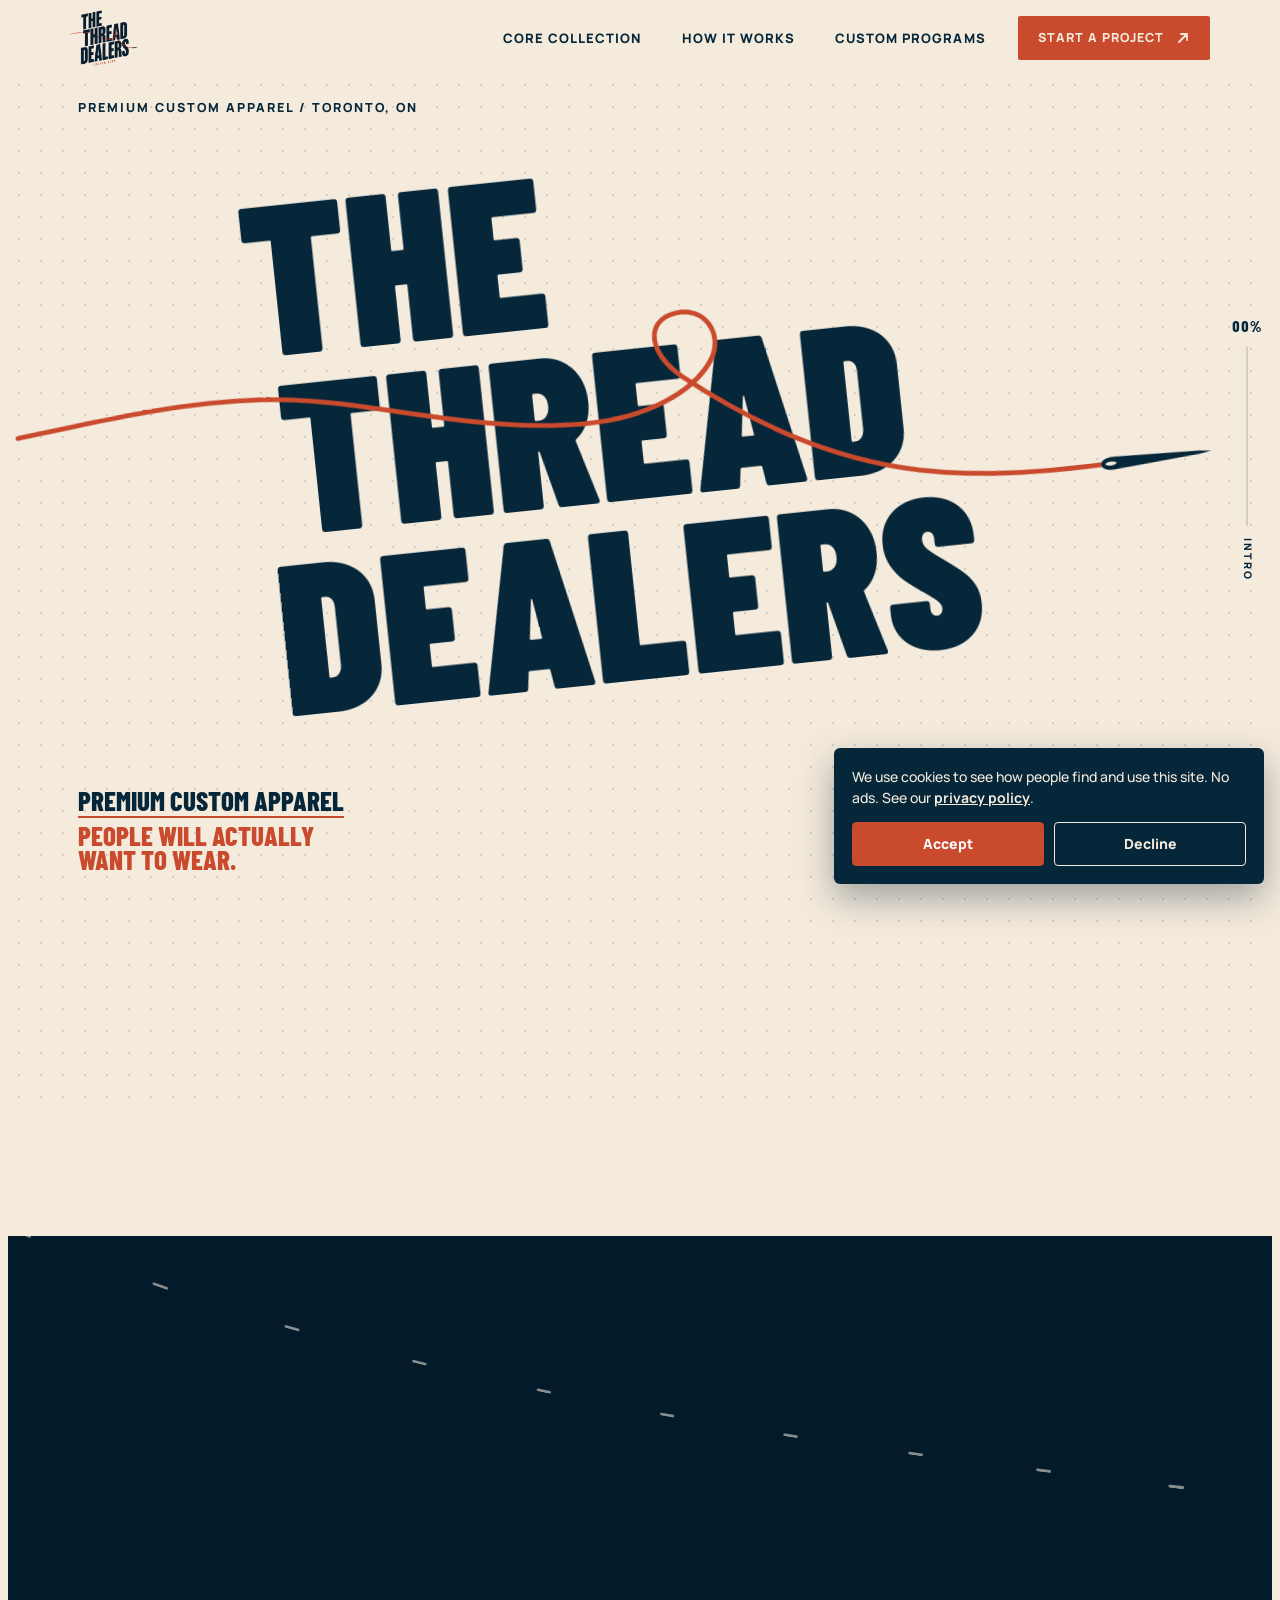
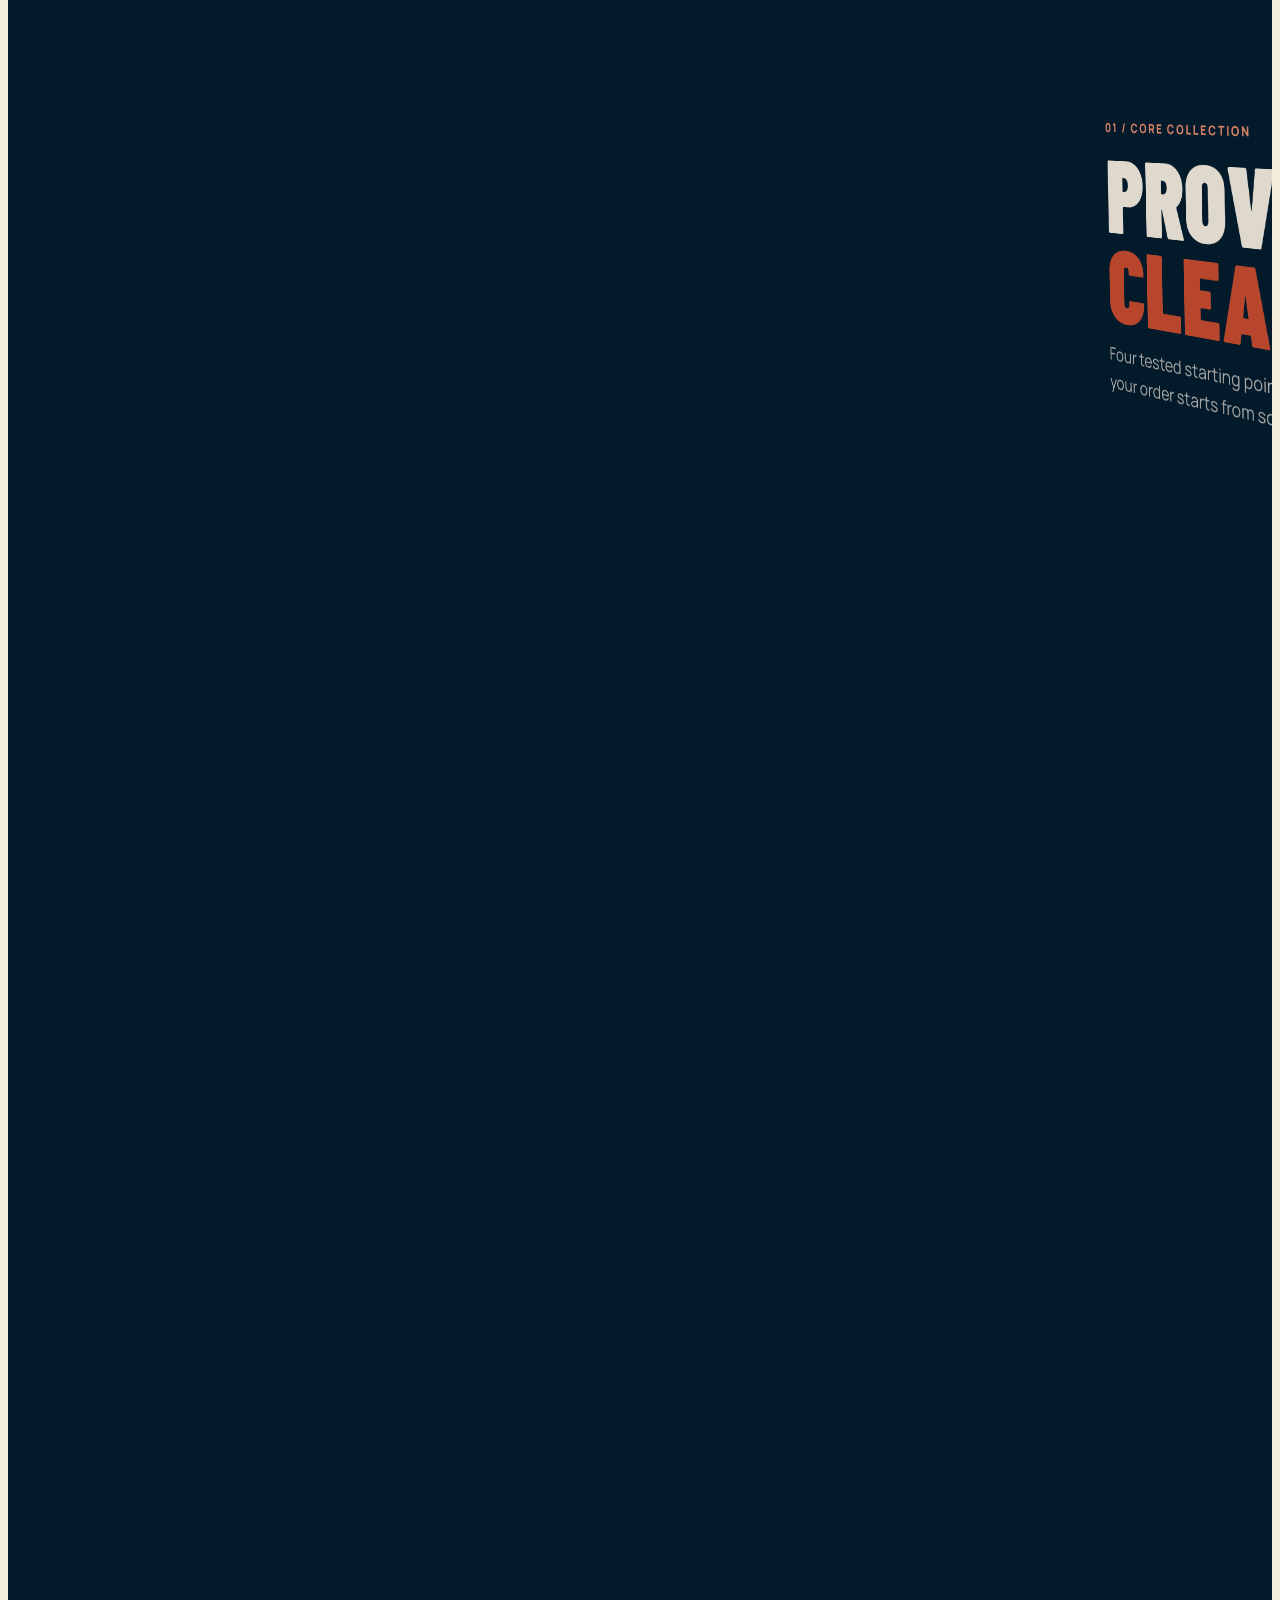
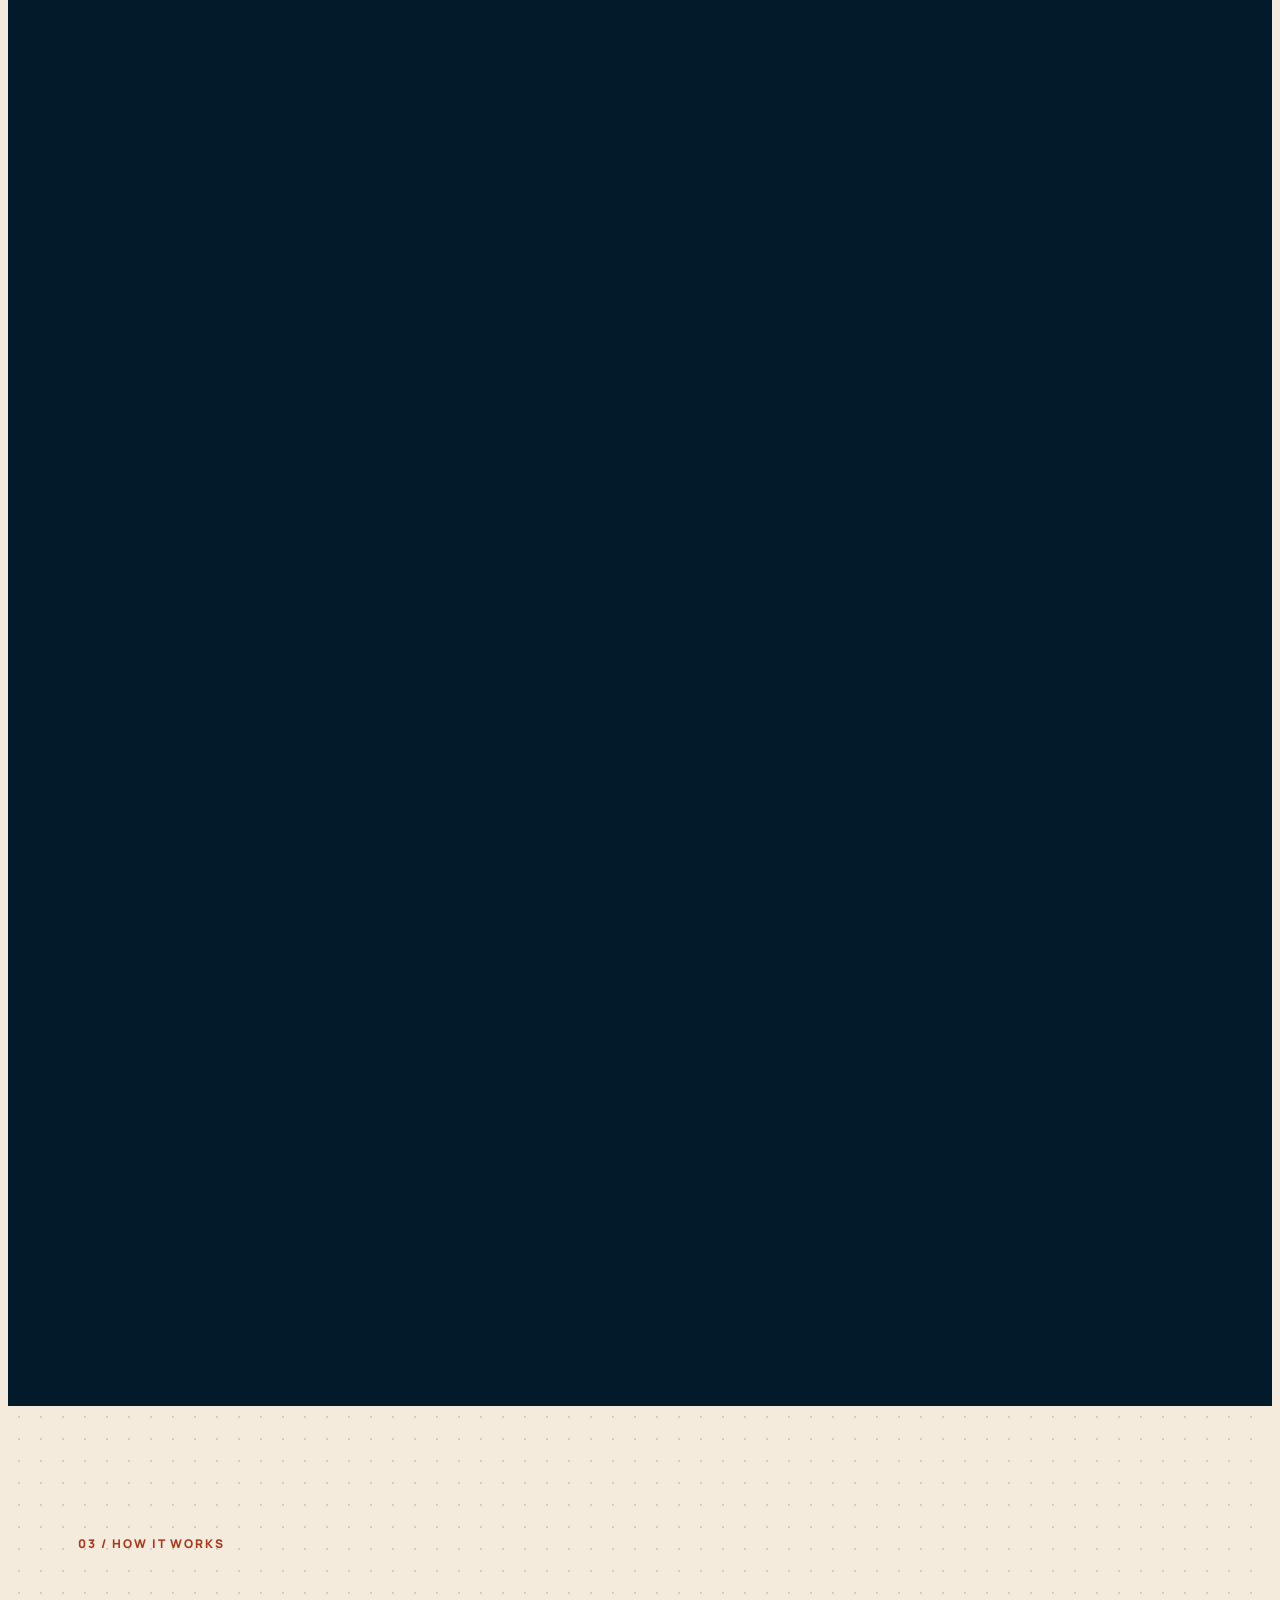
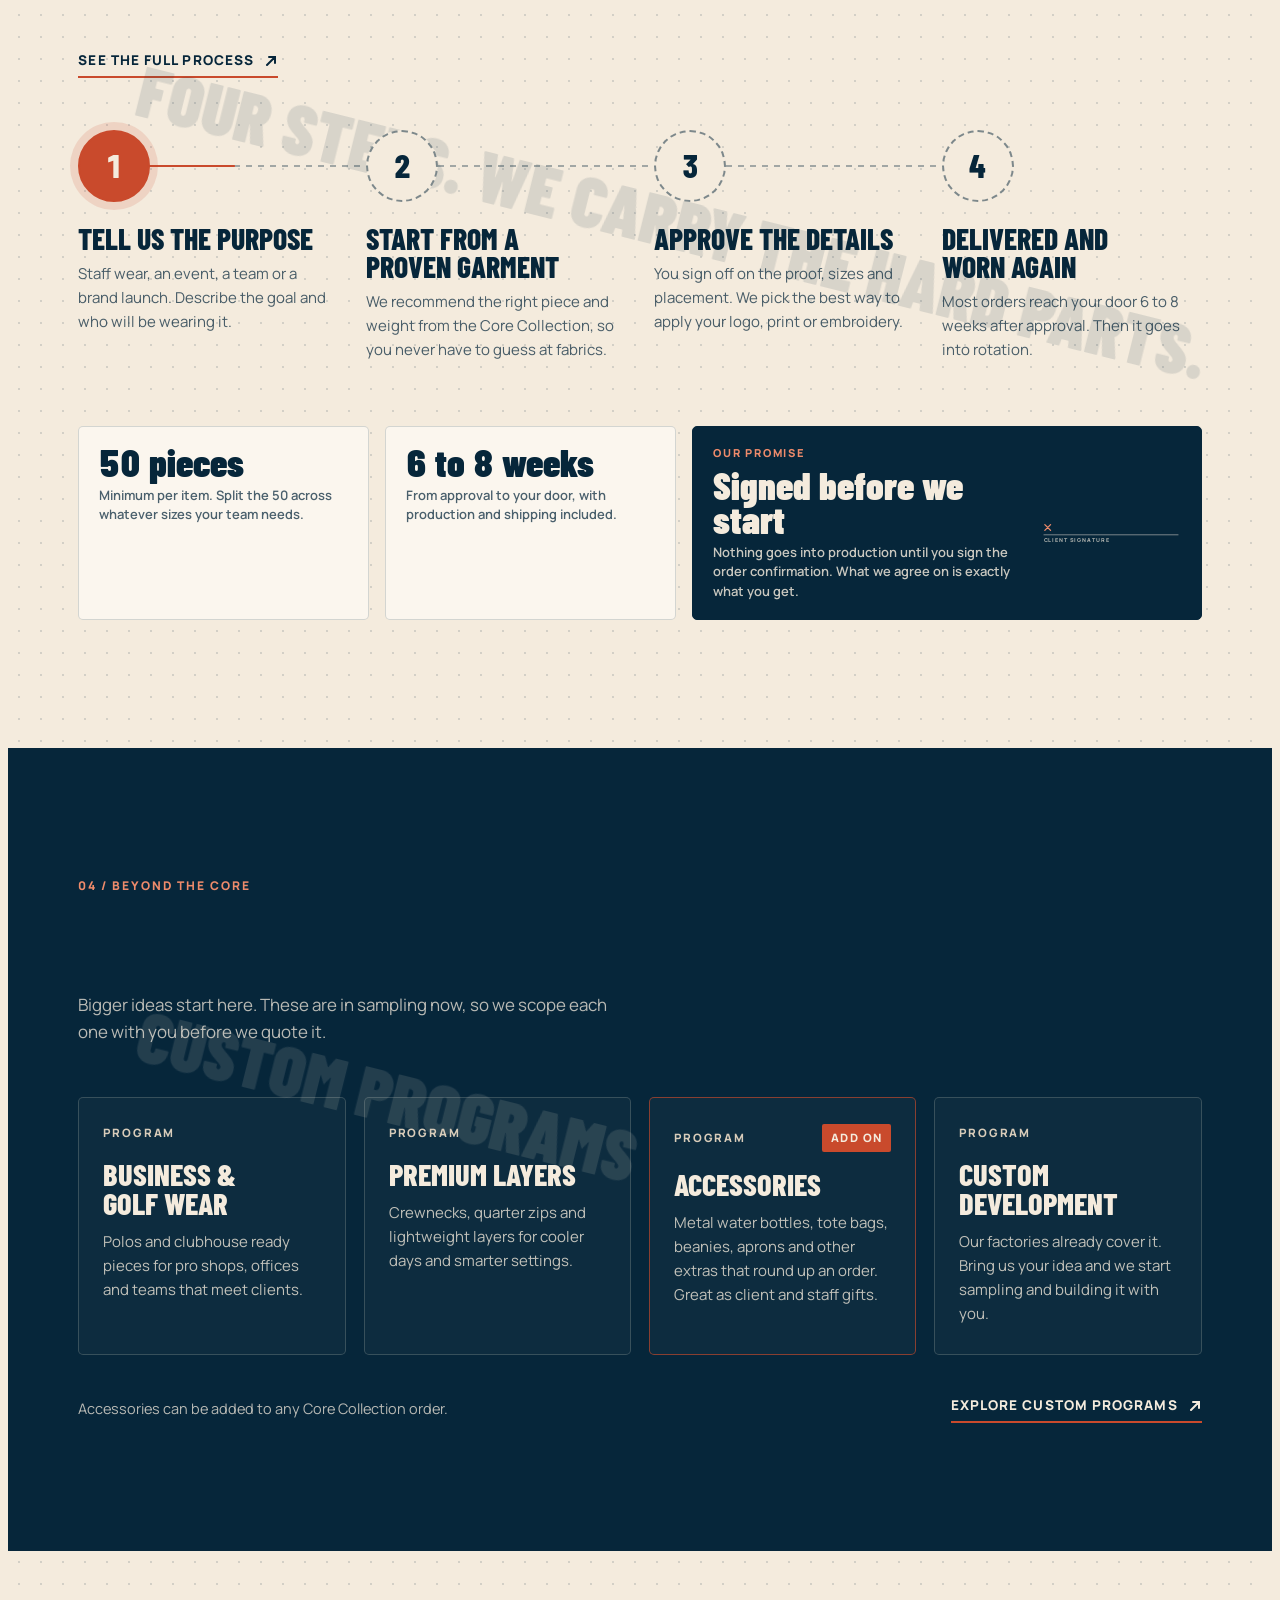
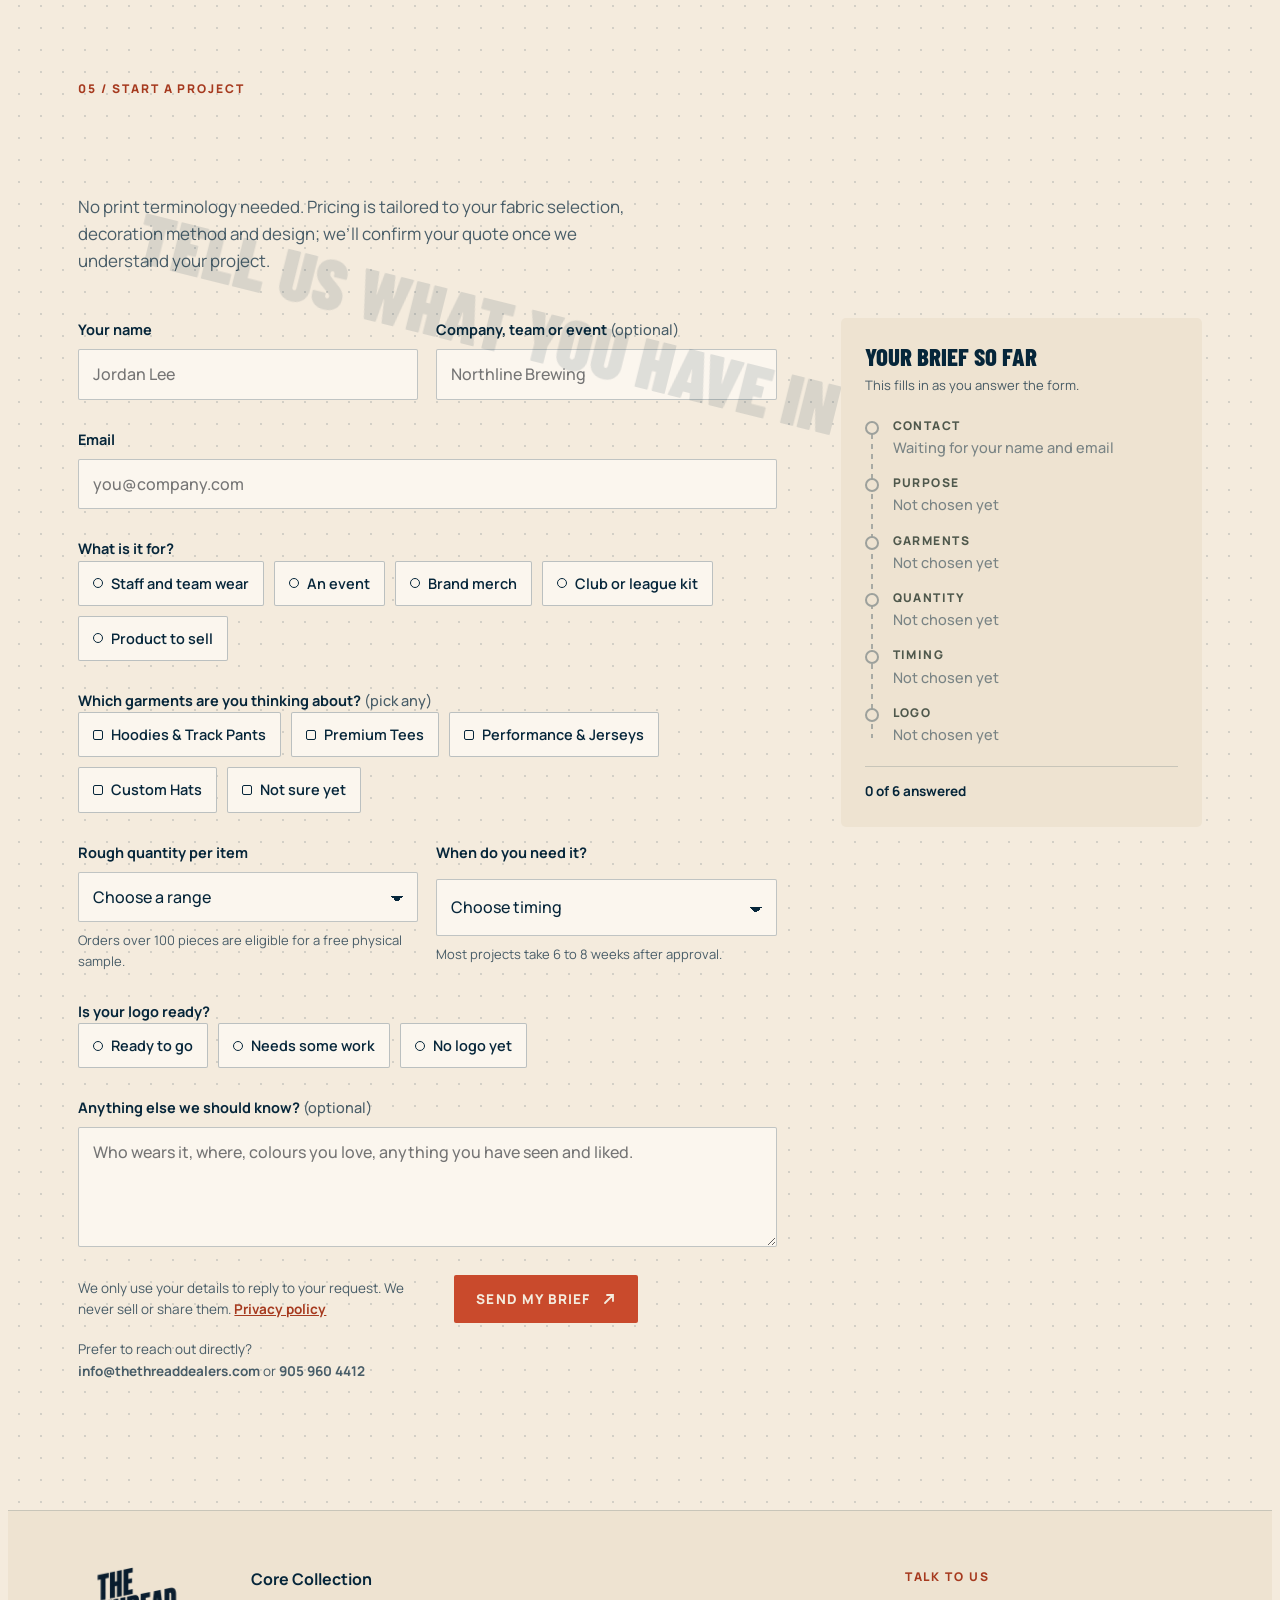
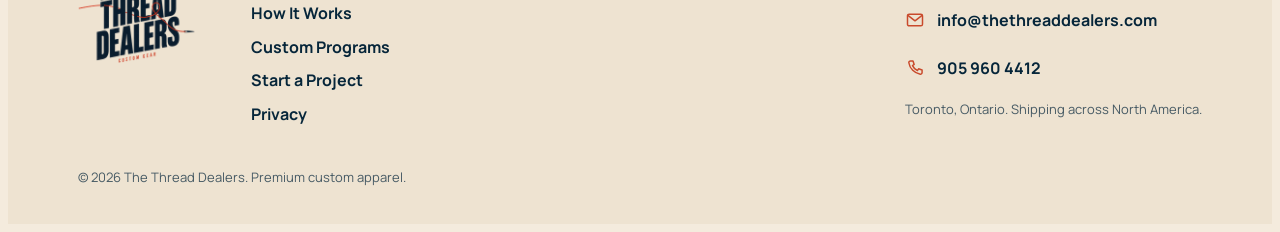
<file: index.html>
<!doctype html>
<html lang="en">
<head>
<meta charset="utf-8">
<meta name="viewport" content="width=device-width,initial-scale=1,viewport-fit=cover">
<title>The Thread Dealers</title>
<meta name="description" content="The Thread Dealers is a Toronto custom apparel company making premium branded hoodies, tees, jerseys and hats for businesses, teams and events. 50 piece minimum, 6 to 8 weeks to your door, shipping across North America.">
<meta name="robots" content="index,follow">
<link rel="canonical" href="https://thethreaddealers.com/">
<meta name="theme-color" content="#031A2B">
<meta property="og:type" content="website">
<meta property="og:site_name" content="The Thread Dealers">
<meta property="og:title" content="The Thread Dealers | Premium Custom Apparel in Toronto">
<meta property="og:description" content="Premium custom apparel people will actually want to wear. Branded hoodies, tees, jerseys and hats for businesses, teams and events.">
<meta property="og:url" content="https://thethreaddealers.com/">
<meta property="og:locale" content="en_CA">
<meta name="twitter:card" content="summary_large_image">
<meta name="twitter:title" content="The Thread Dealers | Premium Custom Apparel in Toronto">
<meta name="twitter:description" content="Branded hoodies, tees, jerseys and hats built to be worn again. 50 piece minimum, 6 to 8 weeks.">
<script type="application/ld+json">{"@context":"https://schema.org","@graph":[
{"@type":"Organization","@id":"https://thethreaddealers.com/#org","name":"The Thread Dealers","url":"https://thethreaddealers.com/","email":"info@thethreaddealers.com","telephone":"+1-905-960-4412","slogan":"Premium custom apparel people will actually want to wear.","areaServed":[{"@type":"Country","name":"Canada"},{"@type":"Country","name":"United States"}],"address":{"@type":"PostalAddress","addressLocality":"Toronto","addressRegion":"ON","addressCountry":"CA"}},
{"@type":"WebSite","@id":"https://thethreaddealers.com/#site","url":"https://thethreaddealers.com/","name":"The Thread Dealers","publisher":{"@id":"https://thethreaddealers.com/#org"},"inLanguage":"en-CA"},
{"@type":"Service","name":"Custom branded apparel","serviceType":"Custom apparel manufacturing","provider":{"@id":"https://thethreaddealers.com/#org"},"areaServed":["Canada","United States"],
 "hasOfferCatalog":{"@type":"OfferCatalog","name":"Core Collection","itemListElement":[
  {"@type":"Offer","itemOffered":{"@type":"Product","name":"Custom hoodies and track pants","url":"https://thethreaddealers.com/hoodies-track-pants.html"}},
  {"@type":"Offer","itemOffered":{"@type":"Product","name":"Custom premium tees","url":"https://thethreaddealers.com/premium-tees.html"}},
  {"@type":"Offer","itemOffered":{"@type":"Product","name":"Custom performance shirts and jerseys","url":"https://thethreaddealers.com/performance-jerseys.html"}},
  {"@type":"Offer","itemOffered":{"@type":"Product","name":"Custom hats","url":"https://thethreaddealers.com/custom-hats.html"}}]}}]}</script>

<script>/* Phone logo stays hidden until it is sized and placed */
(function(){var h=document.documentElement;h.classList.add('logo-wait');setTimeout(function(){h.classList.remove('logo-wait')},2500)})();</script>
<link rel="preconnect" href="https://fonts.googleapis.com">
<link rel="preconnect" href="https://fonts.gstatic.com" crossorigin>
<link rel="stylesheet" href="https://fonts.googleapis.com/css2?family=Barlow+Condensed:wght@600;700;800;900&family=Manrope:wght@400;500;600;700;800&display=swap">
<style>
/* Layout: cream dot grid hero; a navy pinned chapter where four cream cards ride a 360 degree helix around the camera,
   the camera then tips upward through the spiral and the cost per wear story plays at its centre; calm bands after. */
:root{
  --cream:#F4EBDD;
  --cream-2:#EEE3D1;
  --paper:#FBF6EE;
  --stone:#D8CCBA;
  --ink:#06263A;
  --deep:#031A2B;
  --rust:#C94A2C;
  --rust-ink:#A63A1F;
  --rust-lite:#EE8B6B;
  --olive:#4F584C;
  --muted:rgba(6,38,58,.72);
  --line:rgba(6,38,58,.16);
  --cream-line:rgba(244,235,221,.18);
  --dots:rgba(6,38,58,.14);
  --display:"Barlow Condensed","Arial Narrow","Roboto Condensed",system-ui,sans-serif;
  --body:"Manrope",system-ui,-apple-system,"Segoe UI",Roboto,sans-serif;
  --gl:max(clamp(16px,5.5vw,84px),env(safe-area-inset-left,0px));
  --gr:max(clamp(16px,5.5vw,84px),env(safe-area-inset-right,0px));
  --head-h:76px;
  color-scheme:light;
}
*,*::before,*::after{box-sizing:border-box}
html{scroll-behavior:smooth}
@media (prefers-reduced-motion:reduce){html{scroll-behavior:auto}}
body{background:var(--cream);color:var(--ink);font-family:var(--body);font-size:16px;line-height:1.6;-webkit-font-smoothing:antialiased}
body::before{content:"";position:fixed;inset:0 0 auto;height:env(safe-area-inset-top,0px);z-index:60;background:var(--cream)}
a{color:inherit}
:focus-visible{outline:3px solid var(--rust);outline-offset:3px;border-radius:2px}
.sr{position:absolute!important;width:1px;height:1px;padding:0;margin:-1px;overflow:hidden;clip:rect(0 0 0 0);white-space:nowrap;border:0}
.wrap{max-width:1360px;margin-inline:auto;padding-left:var(--gl);padding-right:var(--gr)}
section{overflow-x:clip}
h1,h2,h3{text-wrap:balance}
.dotgrid{background-image:radial-gradient(var(--dots) 1px,transparent 1.3px);background-size:22px 22px}
.eyebrow{font-size:12px;font-weight:800;letter-spacing:.16em;text-transform:uppercase;color:var(--rust-ink);margin:0 0 14px}
.h2{font-family:var(--display);font-weight:900;text-transform:uppercase;font-size:clamp(2.6rem,5.6vw,5.2rem);line-height:.88;margin:0}
.intro{max-width:56ch;color:var(--muted);font-size:1.06rem;margin:18px 0 0}

/* Buttons and links */
.btn{display:inline-flex;align-items:center;justify-content:center;gap:12px;background:var(--rust);color:var(--cream);font:800 13.5px/1 var(--body);letter-spacing:.08em;text-transform:uppercase;padding:17px 22px;border-radius:2px;border:0;text-decoration:none;cursor:pointer;transition:background .2s,transform .2s}
.btn:hover{background:var(--ink)}
.btn:active{transform:translateY(1px)}
.btn svg{width:14px;height:14px;transition:transform .25s}
.btn:hover svg{transform:translate(2px,-2px)}
.link{font-weight:800;font-size:13.5px;letter-spacing:.08em;text-transform:uppercase;color:var(--ink);text-decoration:none;display:inline-flex;align-items:center;gap:10px;padding-bottom:4px;border-bottom:2px solid var(--rust);transition:gap .2s,color .2s}
.link:hover{gap:14px;color:var(--rust-ink)}
.link svg{width:14px;height:14px}

/* Header */
.top{position:fixed;top:0;left:0;right:0;z-index:50;padding-top:env(safe-area-inset-top,0px);background:rgba(244,235,221,.92);-webkit-backdrop-filter:blur(12px);backdrop-filter:blur(12px);border-bottom:1px solid transparent;transition:border-color .3s}
.top.scrolled{border-bottom-color:var(--line)}
.top::after{content:"";position:absolute;left:0;right:0;bottom:-1px;height:2px;background:var(--rust);transform-origin:0 50%;transform:scaleX(var(--page-p,0));display:none}
.top-inner{display:flex;align-items:center;gap:32px;height:var(--head-h)}
.brand{display:block;flex:none}
.brand img{display:block;height:56px;width:auto}
.nav{margin-left:auto}
.nav ul{display:flex;gap:40px;list-style:none;margin:0;padding:0}
.nav a{font-weight:800;font-size:13px;letter-spacing:.08em;text-transform:uppercase;text-decoration:none;position:relative;padding:6px 0}
.nav a::after{content:"";position:absolute;left:0;right:0;bottom:0;height:2px;background:var(--rust);transform:scaleX(0);transform-origin:0 50%;transition:transform .3s}
.nav a:hover::after,.nav a.on::after{transform:scaleX(1)}
.top .btn{padding:15px 20px;font-size:12.5px}
.menu-btn{display:none;margin-left:auto;background:none;border:1.5px solid var(--ink);border-radius:2px;width:44px;height:42px;cursor:pointer;color:var(--ink);align-items:center;justify-content:center}
.menu-btn svg{width:20px;height:20px}
.nav-cta{display:none}

/* Progress rail */
.rail{position:fixed;right:max(18px,env(safe-area-inset-right,0px));top:50%;transform:translateY(-50%);z-index:40;display:flex;flex-direction:column;align-items:center;gap:12px;pointer-events:none;color:var(--ink);transition:color .4s}
.rail-num{font-family:var(--display);font-weight:800;font-size:15px;letter-spacing:.06em;line-height:1;font-variant-numeric:tabular-nums}
.rail-track{width:2px;height:180px;background:currentColor;opacity:.9;position:relative;overflow:hidden;border-radius:2px}
.rail-track::before{content:"";position:absolute;inset:0;background:var(--cream);opacity:.0}
.rail-bg{position:absolute;inset:0;background:var(--line)}
.rail-fill{position:absolute;inset:0;background:var(--rust);transform-origin:50% 0;transform:scaleY(0)}
.rail-label{writing-mode:vertical-rl;font-size:10.5px;letter-spacing:.2em;text-transform:uppercase;font-weight:800;white-space:nowrap}
.on-dark .rail{color:var(--cream)}
.rail-track{background:transparent}

/* Hero */
.hero{position:relative;overflow:clip;padding-top:calc(var(--head-h) + env(safe-area-inset-top,0px) + clamp(36px,6vh,72px));padding-bottom:clamp(28px,5vh,56px)}
.hero-kicker{font-size:12.5px;font-weight:800;letter-spacing:.16em;text-transform:uppercase;margin:0}
.hero-title{display:flex;justify-content:center;padding:clamp(56px,10vh,120px) 0 clamp(40px,7vh,90px)}
.mega{margin:0;font-family:var(--display);font-weight:900;text-transform:uppercase;line-height:.84;letter-spacing:-.004em;font-size:clamp(4.2rem,min(15vw,27vh),15.5rem);color:var(--ink);min-width:0}
.mega-wrap{position:relative;display:inline-block;transform:rotate(-6deg);transform-origin:0 100%;will-change:transform}
.mega .line{display:block;white-space:nowrap}
.mega .l2{margin-left:.1em}
.thread{position:absolute;left:-34%;top:-2%;width:168%;height:104%;overflow:visible;pointer-events:none}
.thread path.t{fill:none;stroke:var(--rust);stroke-width:6.5;stroke-linecap:round}
.hero-foot{display:flex;flex-wrap:wrap;align-items:flex-end;justify-content:space-between;gap:28px 40px}
.hero-line{font-family:var(--display);font-weight:800;text-transform:uppercase;font-size:clamp(1.6rem,2.4vw,2.2rem);line-height:1;margin:0 0 14px;max-width:18ch}
.hero-sub{color:var(--muted);margin:0 0 22px;max-width:46ch}
.cta-row{display:flex;flex-wrap:wrap;gap:16px 24px;align-items:center}
.scroll-cue{display:flex;align-items:center;gap:10px;font-size:12.5px;font-weight:800;letter-spacing:.16em;text-transform:uppercase}
.scroll-cue svg{width:16px;height:16px;color:var(--rust)}
@media (prefers-reduced-motion:no-preference){.scroll-cue svg{animation:bob 1.6s ease-in-out infinite}}
@keyframes bob{50%{transform:translateY(4px)}}

/* Spiral chapter: shared */
.backdrop{position:fixed;inset:0;z-index:-1;background:var(--deep);opacity:0;pointer-events:none;will-change:opacity}
.js-blend .blend{background:transparent}
.js-blend .blend::before,.js-blend .blend::after{display:none}
.js-blend .hero.dotgrid{background-image:radial-gradient(rgba(6,38,58,var(--dot-a,.14)) 1px,transparent 1.3px)}
.hero .mega,.hero .hero-line{color:inherit}
.hero .hero-sub{color:inherit;opacity:.78}
.how,.start{background-color:var(--cream)}

.blend{position:relative;height:60vh;background:linear-gradient(180deg,#F4EBDD 0%,#EFE5D7 8%,#E3D9CC 17%,#CCC4BA 27%,#A9A7A3 38%,#7E8489 50%,#546170 62%,#2F4253 74%,#152C3E 86%,#08213A 93%,#031A2B 100%)}
.blend::before{content:"";position:absolute;inset:0;background-image:radial-gradient(rgba(6,38,58,.14) 1px,transparent 1.3px);background-size:22px 22px;-webkit-mask-image:linear-gradient(#000,transparent 55%);mask-image:linear-gradient(#000,transparent 55%)}
.blend::after{content:"";position:absolute;inset:0;background-image:radial-gradient(rgba(244,235,221,.07) 1px,transparent 1.3px);background-size:22px 22px;-webkit-mask-image:linear-gradient(transparent 45%,#000);mask-image:linear-gradient(transparent 45%,#000)}
.spiral{position:relative;background:var(--deep);color:var(--cream)}
.stage{position:relative;padding-block:clamp(56px,8vw,100px);background-image:radial-gradient(rgba(244,235,221,.07) 1px,transparent 1.3px);background-size:22px 22px}
.title-panel{max-width:600px;position:relative}
.title-panel .eyebrow{color:var(--rust-lite)}
.stage-title{font-family:var(--display);font-weight:900;text-transform:uppercase;font-size:clamp(3rem,6vw,6.4rem);line-height:.86;margin:0}
.stage-title span{display:block;color:var(--rust)}
.stage-sub{margin:20px 0 0;color:rgba(244,235,221,.75);max-width:40ch}
.hud,.env,.ghosts,.sts,.rings,.tech{display:none}
.scene-wrap{margin-top:44px}
.world{display:grid;grid-template-columns:repeat(2,minmax(0,1fr));gap:18px}

/* Cards */
.card{--cf:15px;position:relative;font-size:var(--cf);background-color:var(--cream);color:var(--ink);border-radius:.35em;padding:2.2em 2.4em 2em;display:grid;grid-template-columns:minmax(0,1fr) minmax(0,1.05fr);grid-template-rows:auto 1fr auto;column-gap:1.6em;row-gap:1.3em;overflow:hidden;background-image:radial-gradient(rgba(6,38,58,.12) .07em,transparent .09em);background-size:1.4em 1.4em;transition:transform .35s cubic-bezier(.2,.7,.2,1),box-shadow .35s}
.card-top{grid-column:1 / -1;display:flex;justify-content:space-between;align-items:center;gap:1em}
.card-idx{font-family:var(--display);font-weight:800;font-size:1.9em;letter-spacing:.06em;text-transform:uppercase;line-height:1}
@property --stamp{syntax:'<number>';inherits:true;initial-value:1}
@property --check{syntax:'<number>';inherits:true;initial-value:1}
.proof-stamp{position:absolute;z-index:3;top:1.2em;right:2em;width:10.5em;pointer-events:none;transform-origin:60% 50%;
  transform:rotate(calc(-11deg - (1 - var(--stamp)) * 24deg)) scale(calc(1 + (1 - var(--stamp)) * 1.5));
  opacity:clamp(0,calc(var(--stamp) * 2.2),1);will-change:transform,opacity;backface-visibility:hidden;-webkit-backface-visibility:hidden}
.proof-stamp svg{display:block;width:100%;height:auto;overflow:visible}
.proof-stamp .ps-o{fill:none;stroke:var(--rust);stroke-width:6}
.proof-stamp .ps-i{fill:none;stroke:var(--rust);stroke-width:2}
.proof-stamp .ps-c{fill:none;stroke:var(--rust);stroke-width:4.5}
.proof-stamp .ps-chk{fill:none;stroke:var(--rust);stroke-width:9;stroke-linecap:round;stroke-linejoin:round;stroke-dasharray:1;stroke-dashoffset:calc(1 - var(--check))}
.proof-stamp .ps-t{font-family:var(--display);font-weight:900;font-size:40px;letter-spacing:1px;fill:var(--rust)}
.proof-stamp .ps-s{font-family:var(--body);font-weight:800;font-size:9.5px;letter-spacing:1.6px;fill:var(--rust)}
html:not(.is-3d) .card{transition:--stamp .55s cubic-bezier(.3,1.6,.5,1),--check .55s cubic-bezier(.6,0,.3,1) .5s,transform .35s cubic-bezier(.2,.7,.2,1),box-shadow .35s}
.phone3d .proof-stamp{width:9.6em;top:.9em;right:1em}
.card-body{grid-column:1;grid-row:2;align-self:center;min-width:0}
.card-media{grid-column:2;grid-row:2;align-self:center;min-width:0;position:relative}
.card-title{font-family:var(--display);font-weight:900;text-transform:uppercase;font-size:3.2em;line-height:.86;margin:0;letter-spacing:-.005em;word-break:keep-all;overflow-wrap:normal;hyphens:manual}
.card-line{font-size:1.1em;font-weight:600;margin:.9em 0 0;color:var(--muted)}
.card-foot{grid-column:1 / -1;padding-top:1.2em;border-top:.12em solid var(--line);display:flex}
.card-link{display:inline-flex;align-items:center;gap:.7em;font-family:var(--display);font-weight:800;font-size:1.5em;letter-spacing:.06em;text-transform:uppercase;text-decoration:none;color:var(--ink);transition:gap .2s,color .2s}
.card-link svg{width:.8em;height:.8em;color:var(--rust)}
.card-link:hover{gap:1em;color:var(--rust-ink)}
.world .card:hover{transform:translateY(-6px)}

/* Tech flat garment art */
.art-svg,.tile-art{display:block;overflow:visible}
.art-svg{width:100%;height:auto}
.g-sil{fill:var(--paper);stroke:var(--ink);stroke-width:2.2;stroke-linejoin:round}
.g-dark{fill:rgba(6,38,58,.1);stroke:var(--ink);stroke-width:2;stroke-linejoin:round}
.g-btn{fill:var(--paper);stroke:var(--ink);stroke-width:1.6}
.g-seam{fill:none;stroke:var(--ink);stroke-width:1.2;stroke-linecap:round;stroke-linejoin:round;opacity:.7}
.g-rib{fill:none;stroke:var(--ink);stroke-width:.8;opacity:.45}
.g-fold{fill:none;stroke:var(--ink);stroke-width:.9;stroke-linecap:round;opacity:.3}
.g-stitch{fill:none;stroke:var(--rust);stroke-width:1.5;stroke-dasharray:3 2.6;stroke-linecap:round}
.num{font-family:var(--display);font-weight:900;font-size:46px;fill:none;stroke:var(--ink);stroke-width:1.5}
.callout path{fill:none;stroke:var(--ink);stroke-width:.8;opacity:.55}
.callout circle{fill:var(--rust)}
.callout text{font:800 8.4px var(--body);letter-spacing:.12em;fill:rgba(6,38,58,.7)}

/* Quality panel: shared */
.quality-panel{position:relative;z-index:4;margin-top:clamp(64px,9vw,110px)}
.q-head{text-align:center;max-width:760px;margin:0 auto}
.q-head .eyebrow{color:var(--rust-lite)}
.q-title{font-family:var(--display);font-weight:900;text-transform:uppercase;font-size:clamp(2.3rem,4.2vw,4rem);line-height:.88;margin:0}
.q-meter{display:flex;align-items:center;gap:16px;max-width:640px;margin:18px auto 0}
.q-meter b{font-family:var(--display);font-weight:800;font-size:1rem;letter-spacing:.14em;text-transform:uppercase;white-space:nowrap;font-variant-numeric:tabular-nums}
.q-meter b span{font-size:1.9rem;letter-spacing:.02em;margin-left:6px;color:var(--cream)}
.q-bar{flex:1;height:3px;background:rgba(244,235,221,.18);position:relative;border-radius:2px;overflow:hidden}
.q-bar i{position:absolute;inset:0;background:var(--rust);transform-origin:0 50%;transform:scaleX(0)}
.q-tiles{display:grid;grid-template-columns:repeat(2,minmax(0,1fr));gap:16px;max-width:940px;margin:22px auto 0}
.tile{position:relative;background:var(--cream);color:var(--ink);border-radius:5px;padding:18px 22px;display:grid;grid-template-columns:92px minmax(0,1fr);gap:4px 18px;align-items:center;overflow:hidden;min-width:0}
.tile-tag{grid-column:1 / -1;display:flex;justify-content:space-between;align-items:baseline;gap:10px;border-bottom:1px solid var(--line);padding-bottom:10px;margin-bottom:6px}
.tile-tag span{font-size:12px;font-weight:800;letter-spacing:.16em;text-transform:uppercase;color:var(--olive)}
.tile.good .tile-tag span{color:var(--rust-ink)}
.tile-tag strong{font-family:var(--display);font-weight:800;font-size:1.35rem;text-transform:uppercase;line-height:1}
.tile-art{width:92px;height:92px;transition:transform .6s cubic-bezier(.3,1.4,.5,1),filter .6s,opacity .6s}
.tile-stats{display:grid;grid-template-columns:auto 1fr;gap:2px 16px;align-items:baseline;margin:0}
.tile-stats dt{font-size:12px;font-weight:800;letter-spacing:.12em;text-transform:uppercase;color:var(--muted)}
.tile-stats dd{margin:0;font-family:var(--display);font-weight:900;font-size:2.4rem;line-height:1;font-variant-numeric:tabular-nums;text-align:right}
.tile.good .cpw{color:var(--rust)}
.tile-note{grid-column:1 / -1;margin:6px 0 0;font-size:13.5px;font-weight:600;color:var(--muted);min-height:1.4em}
.tile-dots{grid-column:1 / -1;display:grid;grid-template-columns:repeat(25,minmax(0,1fr));gap:3px;margin-top:8px}
.tile-dots i{aspect-ratio:1;border-radius:50%;background:rgba(6,38,58,.13);transition:background .15s}
.tile-dots i.on{background:var(--ink)}
.tile.good .tile-dots i.on{background:var(--rust)}
.tile-dots.two{grid-template-columns:repeat(25,minmax(0,1fr))}
.stamp{position:absolute;right:18px;bottom:30px;transform:rotate(-9deg) scale(1.6);opacity:0;border:2.5px solid var(--rust);color:var(--rust);font-family:var(--display);font-weight:900;font-size:1.2rem;letter-spacing:.06em;text-transform:uppercase;padding:4px 10px;line-height:1.05;text-align:center;transition:opacity .25s,transform .35s cubic-bezier(.3,1.6,.5,1);pointer-events:none;background:rgba(244,235,221,.9)}
.tile.retired .stamp{opacity:1;transform:rotate(-9deg) scale(1)}
.tile.retired .tile-art{transform:translateY(10px) rotate(-14deg) scale(.84);filter:grayscale(1);opacity:.4}
.tile.retired .tile-stats dd{color:rgba(6,38,58,.45)}
.tile.retired .tile-dots i:not(.on){background:repeating-linear-gradient(45deg,rgba(6,38,58,.12) 0 1px,transparent 1px 3px)}
.q-graph{max-width:940px;margin:14px auto 0;display:grid;grid-template-columns:auto minmax(0,1fr);gap:16px;align-items:center}
.q-graph figcaption{font-size:11px;font-weight:800;letter-spacing:.14em;text-transform:uppercase;color:rgba(244,235,221,.6);line-height:1.5}
.q-graph figcaption b{display:block;color:var(--cream);font-size:12px}
.q-graph svg{width:100%;height:auto;display:block;overflow:visible}
.g-base{stroke:rgba(244,235,221,.18);stroke-width:1}
.g-ten{stroke:var(--stone);stroke-width:1.2;stroke-dasharray:4 5;opacity:.55}
.g-lbl{font:700 10.5px var(--body);fill:rgba(244,235,221,.55);font-variant-numeric:tabular-nums}
.g-quick{fill:none;stroke:var(--stone);stroke-width:2.2;stroke-linecap:round}
.g-qual{fill:none;stroke:var(--rust);stroke-width:2.6;stroke-linecap:round;stroke-linejoin:round}
.g-dot{fill:var(--rust);stroke:var(--deep);stroke-width:2.5}
.g-even{transition:opacity .35s}
.g-even circle{fill:var(--deep);stroke:var(--rust-lite);stroke-width:2}
.g-even text{font:800 10.5px var(--body);fill:var(--rust-lite)}
.q-foot{display:grid;justify-items:center;gap:16px;max-width:760px;margin:22px auto 0;text-align:center}
.q-msg p{margin:0;font-family:var(--display);font-weight:700;font-size:clamp(1.3rem,1.8vw,1.7rem);line-height:1.1}
.q-msg p span{color:var(--rust-lite)}
.q-order{display:grid;gap:12px;justify-items:start;border-left:2px solid var(--rust);padding-left:18px}
.q-order p{margin:0;font-size:14.5px;color:rgba(244,235,221,.8)}
.q-order b{color:var(--cream)}
.q-order .btn{padding:14px 18px;font-size:12.5px}
.replay{display:none;margin:18px auto 0;font:800 12.5px var(--body);letter-spacing:.1em;text-transform:uppercase;background:none;color:var(--cream);border:1.5px solid var(--cream-line);border-radius:2px;padding:10px 14px;cursor:pointer}
.replay:hover{border-color:var(--rust)}
.static-q .replay{display:block}

/* Spiral chapter: pinned 3D world */
.is-3d .blend{height:14vh}
.is-3d .spiral{height:730vh}
.is-3d .stage{position:sticky;top:0;height:100vh;height:100svh;padding:0;overflow:clip;background-image:none}
.is-3d .stage-wrap{position:absolute;inset:0;max-width:none;padding:0}
.is-3d .env{display:block;position:absolute;inset:0;overflow:hidden;pointer-events:none;z-index:0}
.env-l{position:absolute;inset:-900px;background-repeat:repeat;will-change:transform}
.env-grid{background-image:radial-gradient(rgba(244,235,221,.075) 1px,transparent 1.3px);background-size:22px 22px}
.arcs{position:absolute;left:50%;top:54%;width:0;height:0;will-change:transform}
.arc{position:absolute;border-radius:50%;border:1px solid transparent;will-change:transform}
.arc.a1{width:62vmax;height:62vmax;margin:-31vmax;border-top-color:rgba(244,235,221,.08);border-right-color:rgba(244,235,221,.08)}
.arc.a2{width:88vmax;height:88vmax;margin:-44vmax;border-bottom-color:rgba(244,235,221,.07);border-style:dashed}
.arc.a3{width:112vmax;height:112vmax;margin:-56vmax;border-left-color:rgba(201,74,44,.2);border-top-color:rgba(201,74,44,.2)}
.arc.a4{width:140vmax;height:140vmax;margin:-70vmax;border-right-color:rgba(244,235,221,.06);border-bottom-color:rgba(244,235,221,.06)}
.arc.a5{width:172vmax;height:172vmax;margin:-86vmax;border-top-color:rgba(244,235,221,.05);border-style:dashed}
.arc.a6{width:76vmax;height:76vmax;margin:-38vmax;border-left-color:rgba(244,235,221,.06)}
.env-vig{position:absolute;inset:0;opacity:0;background:radial-gradient(ellipse 75% 70% at 50% 55%,transparent 35%,rgba(1,10,18,.82) 100%)}
.is-3d .tech{display:block;position:absolute;inset:0;pointer-events:none;z-index:2}
.hline{position:absolute;left:0;right:0;top:54%;height:1px;background:linear-gradient(90deg,transparent,rgba(244,235,221,.16) 15%,rgba(244,235,221,.16) 85%,transparent);z-index:0}
.hline::before,.hline::after{content:"";position:absolute;top:-4px;width:1px;height:9px;background:rgba(244,235,221,.4)}
.hline::before{left:12%}.hline::after{right:12%}
.frame{position:absolute;left:50%;top:54%;width:600px;height:400px;transform:translate(-50%,-50%);will-change:transform,opacity}
.frame i{position:absolute;width:22px;height:22px;border:0 solid var(--rust)}
.frame i:nth-child(1){left:0;top:0;border-width:2px 0 0 2px}
.frame i:nth-child(2){right:0;top:0;border-width:2px 2px 0 0}
.frame i:nth-child(3){left:0;bottom:0;border-width:0 0 2px 2px}
.frame i:nth-child(4){right:0;bottom:0;border-width:0 2px 2px 0}
.compass{position:absolute;left:50%;bottom:calc(26px + env(safe-area-inset-bottom,0px));width:min(460px,40vw);height:46px;transform:translateX(-50%);overflow:hidden;-webkit-mask-image:linear-gradient(90deg,transparent,#000 22%,#000 78%,transparent);mask-image:linear-gradient(90deg,transparent,#000 22%,#000 78%,transparent);will-change:opacity}
.compass-strip{position:absolute;left:50%;top:18px;height:28px;will-change:transform}
.compass-strip span{position:absolute;top:12px;transform:translateX(-50%);font:800 10.5px var(--body);letter-spacing:.08em;color:rgba(244,235,221,.75);font-variant-numeric:tabular-nums}
.compass-mark{position:absolute;left:50%;top:14px;width:2px;height:14px;background:var(--rust);transform:translateX(-50%)}
.readout{position:absolute;left:50%;top:0;transform:translateX(-50%);font:800 10px var(--body);letter-spacing:.18em;color:var(--rust-lite);white-space:nowrap;font-variant-numeric:tabular-nums}
.is-3d .scene-wrap{position:absolute;inset:0;margin:0;pointer-events:none;z-index:1}
.is-3d .scene{position:absolute;left:50%;top:54%;width:0;height:0;will-change:transform}
.is-3d .world{position:absolute;left:0;top:0;width:0;height:0;display:block;transform-style:preserve-3d}
.is-3d .world .card,.is-3d .world .title-panel{position:absolute;width:var(--cw);height:var(--ch);left:calc(var(--cw) / -2);top:calc(var(--ch) / -2);backface-visibility:hidden;-webkit-backface-visibility:hidden;will-change:transform,opacity;transition:none;pointer-events:none;margin:0}
.is-3d .world .card{box-shadow:0 50px 90px -40px rgba(0,0,0,.7);padding:2.6em 3em 2.4em}
.is-3d .world .is-front{pointer-events:auto}
.is-3d .world .card:hover{transform:none}
.is-3d .title-panel{max-width:none;font-size:var(--cf);display:flex;flex-direction:column;justify-content:center;padding:0 1em}
.is-3d .title-panel .stage-title{font-size:7.6em}
.is-3d .title-panel .stage-sub{font-size:1.3em;max-width:30em}
.is-3d .title-panel .eyebrow{font-size:.9em}
.is-3d .card-title{font-size:5.4em}
.is-3d .card-line{font-size:1.35em}
.is-3d .card-idx{font-size:2.2em}
.is-3d .card-link{font-size:1.75em}
.is-3d .ghosts,.is-3d .sts,.is-3d .rings{display:block;position:absolute;left:0;top:0;transform-style:preserve-3d}
.ghost{position:absolute;left:0;top:0;font-family:var(--display);font-weight:900;text-transform:uppercase;line-height:.8;white-space:nowrap;color:transparent;-webkit-text-stroke:1.5px rgba(244,235,221,.22);backface-visibility:hidden;-webkit-backface-visibility:hidden;will-change:transform,opacity;pointer-events:none}
.ring{position:absolute;left:0;top:0;will-change:transform,opacity}
.ring{background-size:100% 100%;background-repeat:no-repeat}
.st{position:absolute;left:-11px;top:-2px;width:22px;height:4px;border-radius:2px;background:var(--rust);will-change:transform,opacity}
.st.b{background:var(--cream)}
.is-3d .hud{display:block;position:absolute;z-index:5;left:var(--gl);bottom:calc(30px + env(safe-area-inset-bottom,0px));will-change:opacity}
.hud .eyebrow{color:var(--rust-lite);margin:0 0 8px}
.hud-row{display:flex;align-items:baseline;gap:14px}
.hud-row b{font-family:var(--display);font-weight:800;font-size:2.2rem;line-height:1;font-variant-numeric:tabular-nums}
.hud-row b small{font-size:1rem;color:rgba(244,235,221,.6)}
.hud-row span{font-weight:700;font-size:15px}
.hud-ticks{display:flex;gap:6px;margin-top:12px}
.hud-ticks i{width:28px;height:3px;border-radius:2px;background:rgba(244,235,221,.2);transition:background .3s}
.hud-ticks i.on{background:var(--rust)}
.is-3d .quality-panel{position:absolute;left:50%;top:calc(50% + var(--head-h) / 2);width:min(980px,calc(100vw - 2 * var(--gl) - 60px));margin:0;transform:translate(-50%,-50%);opacity:0;pointer-events:none;will-change:opacity,transform;z-index:6}
.is-3d .quality-panel.live{pointer-events:auto}
.is-3d .quality-panel::before{content:"";position:absolute;inset:-10% -12%;z-index:-1;background:radial-gradient(closest-side,rgba(3,26,43,.95),rgba(3,26,43,.7) 62%,transparent);pointer-events:none}
.scroll-hint{display:none}
.is-3d .scroll-hint{display:flex;position:absolute;right:calc(var(--gr) + 40px);bottom:calc(30px + env(safe-area-inset-bottom,0px));z-index:5;align-items:center;gap:10px;font-size:12.5px;font-weight:800;letter-spacing:.16em;text-transform:uppercase;color:var(--cream);text-decoration:none}
.scroll-hint svg{width:16px;height:16px;color:var(--rust)}
@media (max-width:1100px){.is-3d .compass{display:none}}


/* Garment drawings (raster flats): sized by width so every browser lays them out the same */
.art-img{display:flex;align-items:center;justify-content:center;gap:5%;width:100%}
.art-img img{display:block;height:auto;max-width:none;filter:drop-shadow(0 12px 14px rgba(6,38,58,.14))}
.art-hd img:first-child{width:50%}
.art-hd img:last-child{width:25%}
.art-te img{width:50%}
.art-je img{width:54%}
.art-cp img{width:80%}
.tile-art{object-fit:contain}

/* Custom programs: the card nearest the middle of a phone screen pops like a hover */
.prog.pop{transform:translateY(-12px) scale(1.04);z-index:2;border-color:var(--rust);background:#0A3350;box-shadow:0 40px 60px -28px rgba(0,0,0,.85),0 16px 28px -18px rgba(201,74,44,.4)}

/* Lite mode (phones, touch tablets): same motion, light graphics so phones never run out of memory */
.lite .env-l:not(.env-grid),.lite .arcs,.lite .ghosts,.lite .rings{display:none!important}
.lite .env-grid{inset:0;will-change:auto;transform:none!important}
.lite .st{will-change:auto}
.lite .top{-webkit-backdrop-filter:none;backdrop-filter:none;background:var(--cream)}
.lite .proof-stamp g{filter:none!important}
.lite .is-3d .world .card,.lite.is-3d .world .card{box-shadow:0 22px 40px -26px rgba(0,0,0,.75)}
.lite .art-img img{filter:none}
.lite .card{background-image:none}
.lite .quality-panel::before{background:rgba(3,26,43,.9);inset:-14px;border-radius:10px}
.lite .backdrop{will-change:auto}
.lite .frame{will-change:auto}
.lite.is-3d .spiral{height:590vh}
.tape{display:none!important}

/* Card drawings as backgrounds (one painted layer per card) */
.bg-art{display:block;flex:none;width:var(--w);height:0;padding-bottom:calc(var(--w) * var(--k));background-position:center;background-repeat:no-repeat;background-size:contain}
.art-hd .bg-hoodie{--w:50%}
.art-hd .bg-pants{--w:25%}
.art-te .bg-art{--w:50%}
.art-je .bg-art{--w:54%}
.art-cp .bg-art{--w:80%}
.bg-hoodie{background-image:url(img/core-hoodie-v1.webp)}
.bg-pants{background-image:url(img/core-pants-v1.webp)}
.bg-tee{background-image:url(img/core-tee-v1.webp)}
.bg-jersey{background-image:url(img/core-jersey-v1.webp)}
.bg-cap{background-image:url(img/core-cap-v1.webp)}
@media (max-width:900px),(pointer:coarse){
  .bg-hoodie{background-image:var(--d-hoodie)}
  .bg-pants{background-image:var(--d-pants)}
  .bg-tee{background-image:var(--d-tee)}
  .bg-jersey{background-image:var(--d-jersey)}
  .bg-cap{background-image:var(--d-cap)}
}
/* release the spiral's graphics once it is off screen (phones) */
.lite .spiral.off .stage>*{display:none!important}

.tile-bg{display:block;padding:0;height:auto;aspect-ratio:1;background-position:center;background-size:contain;background-repeat:no-repeat}

/* Stamp impact: a shadow that tightens as the stamp drops, then an ink ring on landing */
.ps-shadow{position:absolute;z-index:2;top:1.6em;right:2.4em;width:10em;height:5.4em;border-radius:1em;background:radial-gradient(closest-side,rgba(6,38,58,.38),rgba(6,38,58,0));opacity:0;pointer-events:none;will-change:transform,opacity}
.phone3d .ps-shadow{width:8.4em;height:4.6em;top:1.1em;right:1.2em}
.ps-burst{position:absolute;inset:-6%;border:.35em solid var(--rust);border-radius:1.2em;opacity:calc((1 - var(--hit,0)) * min(1, var(--hit,0) * 40));transform:scale(calc(1 + var(--hit,0) * .45));pointer-events:none}
@property --hit{syntax:'<number>';inherits:true;initial-value:0}
html:not(.is-3d) .proof-stamp{transition:--stamp .5s cubic-bezier(.55,0,.9,.4),--hit .6s ease-out .5s,--check .7s cubic-bezier(.6,0,.3,1) .9s}

/* Tape measure */
.tape{position:absolute;left:0;top:0;transform-style:preserve-3d}
html:not(.is-3d) .tape{display:none}
.tseg{position:absolute;left:0;top:0;width:var(--sw);height:var(--th);margin:calc(var(--th) / -2) 0 0 calc(var(--sw) / -2);opacity:0;backface-visibility:hidden;-webkit-backface-visibility:hidden;
  background:
    linear-gradient(rgba(6,38,58,.55),rgba(6,38,58,.55)) top/100% 1px no-repeat,
    linear-gradient(rgba(6,38,58,.55),rgba(6,38,58,.55)) bottom/100% 1px no-repeat,
    repeating-linear-gradient(90deg,rgba(6,38,58,.8) 0 1px,transparent 1px calc(var(--sw) / 8)) 0 0/100% 26% no-repeat,
    linear-gradient(90deg,rgba(6,38,58,.95) 0 1.6px,transparent 1.6px) 0 0/100% 46% no-repeat,
    linear-gradient(90deg,transparent calc(50% - .8px),rgba(6,38,58,.8) calc(50% - .8px) calc(50% + .8px),transparent calc(50% + .8px)) 0 0/100% 36% no-repeat,
    #EEDFB9}
.tseg b{position:absolute;left:3px;bottom:8%;font:800 calc(var(--th) * .34)/1 var(--display);color:var(--ink);letter-spacing:.02em}
.tseg.foot{background-color:#F2D58F}
.tseg.foot b{color:var(--rust-ink)}
.tend{position:absolute;left:0;top:0;width:calc(var(--th) * .55);height:calc(var(--th) * 1.25);margin:calc(var(--th) * -.625) 0 0 calc(var(--sw) / 2 - 2px);opacity:0;border-radius:2px;background:linear-gradient(90deg,#9A8A66,#E4D6A8 45%,#8D7C58);box-shadow:inset 0 0 0 1px rgba(6,38,58,.4);backface-visibility:hidden;-webkit-backface-visibility:hidden}
.lite .tseg b{display:none}

/* Desktop: bigger garment drawings that fill the card */
.is-3d:not(.phone3d) .world .card{grid-template-columns:minmax(0,.82fr) minmax(0,1.38fr)}
.is-3d:not(.phone3d) .art-hd .bg-hoodie{--w:58%}
.is-3d:not(.phone3d) .art-hd .bg-pants{--w:29%}
.is-3d:not(.phone3d) .art-te .bg-art{--w:76%}
.is-3d:not(.phone3d) .art-je .bg-art{--w:80%}
.is-3d:not(.phone3d) .art-cp .bg-art{--w:100%}
.is-3d:not(.phone3d) .card-media{align-self:stretch;display:flex;align-items:center;justify-content:center}
/* Art fits the room left so every card keeps its explore link */
.is-3d:not(.phone3d) .world .card{grid-template-rows:auto minmax(0,1fr) auto}
.is-3d:not(.phone3d) .card-media{min-height:0}
.is-3d:not(.phone3d) .card-art{height:100%;min-height:0}
.is-3d:not(.phone3d) .card-art .bg-art{height:100%;padding-bottom:0}
/* Footer contacts */
.contacts{display:grid;gap:10px;justify-items:start}
.contact{display:inline-flex;align-items:center;gap:12px;font:700 16px var(--body);color:var(--ink);background:none;border:0;border-radius:3px;padding:8px 12px 8px 8px;margin-left:-8px;cursor:pointer;transition:background .2s,color .2s}
.contact svg{width:20px;height:20px;flex:none;color:var(--rust)}
.contact:hover,.contact:focus-visible,.contact:active{background:var(--ink);color:var(--cream)}
.contact:hover svg,.contact:active svg{color:var(--rust-lite)}
.contact.copied{background:var(--rust);color:var(--cream)}
.contact.copied svg{color:var(--cream)}
.is-3d:not(.phone3d) .card-title{font-size:4.5em}
/* How it works */
.how{position:relative}
.how-pin{padding-block:clamp(72px,10vw,130px)}
.how-head{display:flex;flex-wrap:wrap;justify-content:space-between;align-items:end;gap:20px 40px}
.steps{--n:72px;--gap:28px;list-style:none;margin:52px 0 0;padding:0;display:grid;grid-template-columns:repeat(4,minmax(0,1fr));gap:var(--gap);position:relative}
.steps::before,.steps::after{content:"";position:absolute;top:calc(var(--n) / 2 - 1px);left:calc(var(--n) / 2);right:calc((100% - 3 * var(--gap)) / 4 - var(--n) / 2);height:2px}
.steps::before{background:repeating-linear-gradient(90deg,rgba(6,38,58,.35) 0 6px,transparent 6px 12px)}
.steps::after{background:var(--rust);transform-origin:0 50%;transform:scaleX(var(--sp,1))}
.steps li{position:relative;min-width:0;transition:opacity .45s,transform .45s cubic-bezier(.2,.8,.2,1)}
.step-num{position:relative;z-index:1;width:var(--n);height:var(--n);border-radius:50%;background:var(--cream);border:2px solid var(--ink);display:grid;place-items:center;font-family:var(--display);font-weight:800;font-size:2rem;font-variant-numeric:tabular-nums;transition:transform .5s cubic-bezier(.2,1.4,.4,1),opacity .4s,background .35s,color .35s,border-color .35s,box-shadow .35s}
.steps li:first-child .step-num{background:var(--ink);color:var(--cream)}
.steps.armed .step-num{transform:scale(.3);opacity:0}
.steps.armed.go .step-num{transform:none;opacity:1}
.steps.go li:nth-child(2) .step-num{transition-delay:.22s}
.steps.go li:nth-child(3) .step-num{transition-delay:.44s}
.steps.go li:nth-child(4) .step-num{transition-delay:.66s}
.steps h3{font-family:var(--display);font-weight:800;text-transform:uppercase;font-size:1.85rem;line-height:.95;margin:22px 0 10px}
.steps p{margin:0;color:var(--muted);font-size:15px;max-width:30ch}
.promises{display:grid;grid-template-columns:minmax(0,.8fr) minmax(0,.8fr) minmax(0,1.4fr);gap:16px;margin-top:clamp(40px,5vw,64px)}
.promise{background:var(--paper);border:1px solid var(--line);border-radius:5px;padding:22px 24px;display:grid;gap:8px;align-content:start;min-width:0}
.promise b{font-family:var(--display);font-weight:900;font-size:clamp(2.4rem,3.6vw,3.4rem);line-height:.9;font-variant-numeric:tabular-nums}
.promise span{font-size:14.5px;font-weight:600;color:var(--muted)}
.promise.sign{background:var(--ink);color:var(--cream);border-color:var(--ink);position:relative;grid-template-columns:minmax(0,1fr) auto;column-gap:22px;transition:box-shadow .5s,transform .5s}
.promise.sign b{color:var(--cream);grid-column:1}
.promise.sign span{color:rgba(244,235,221,.82);grid-column:1}
.promise.sign .tag{font-size:11px;font-weight:800;letter-spacing:.16em;text-transform:uppercase;color:var(--rust-lite);grid-column:1}
.sig{grid-column:2;grid-row:1 / span 3;align-self:center;width:200px;height:auto}
.sig .sig-line{stroke:rgba(244,235,221,.5);stroke-width:1.5;fill:none}
.sig .sig-x{stroke:var(--rust-lite);stroke-width:2;fill:none;stroke-linecap:round}
.sig .sig-ink{stroke:var(--cream);stroke-width:2.2;fill:none;stroke-linecap:round;stroke-linejoin:round;stroke-dasharray:420;stroke-dashoffset:0;transition:stroke-dashoffset 1.4s cubic-bezier(.6,.1,.3,1)}
.sig small{font:700 9px var(--body)}
.sig text{font:800 8.5px var(--body);letter-spacing:.16em;fill:rgba(244,235,221,.55)}
/* static progress look: step 1 active, the rest still to come */
.steps::after{transform:scaleX(.14)}
.steps li:first-child .step-num{background:var(--rust);border-color:var(--rust);color:var(--cream);box-shadow:0 0 0 8px rgba(201,74,44,.14)}
.steps li:not(:first-child) .step-num{background:var(--cream);border:2px dashed rgba(6,38,58,.5);color:var(--ink)}
.sig-armed .sig .sig-ink{stroke-dashoffset:420}
.sig-armed .promises.lit .sig .sig-ink{stroke-dashoffset:0}
.promises.lit .promise.sign{transform:translateY(-8px);box-shadow:0 30px 50px -26px rgba(6,38,58,.8),0 0 0 2px var(--rust)}
@media (max-width:959px){.promises{grid-template-columns:1fr 1fr}.promise.sign{grid-column:1 / -1}}
@media (max-width:640px){.promises{grid-template-columns:1fr}.promise.sign{grid-template-columns:1fr}.sig{grid-column:1;grid-row:auto;width:180px}}




/* numbers light up in order once the section is reached */
.steps::after{transition:transform 1.05s cubic-bezier(.45,0,.3,1) .1s}
.steps.play::after{transform:scaleX(1)}
.steps li:not(:first-child) .step-num{transition:background .35s,border-color .35s,color .35s,box-shadow .35s}
.steps.play li:not(:first-child) .step-num{background:var(--rust);border:2px solid var(--rust);color:var(--cream);box-shadow:0 0 0 8px rgba(201,74,44,.14);animation:stepPop .45s cubic-bezier(.3,1.6,.5,1) both}
.steps.play li:nth-child(2) .step-num{transition-delay:.38s;animation-delay:.38s}
.steps.play li:nth-child(3) .step-num{transition-delay:.7s;animation-delay:.7s}
.steps.play li:nth-child(4) .step-num{transition-delay:1.02s;animation-delay:1.02s}
.steps.play li:first-child .step-num{animation:stepPop .45s cubic-bezier(.3,1.6,.5,1) .05s both}
@keyframes stepPop{0%{transform:scale(1)}45%{transform:scale(1.2)}100%{transform:scale(1)}}
@media (max-width:959px){.steps.play::after{transform:scaleY(1)}}
/* Custom programs */
.programs{background:var(--ink);color:var(--cream);padding-block:clamp(72px,10vw,140px)}
.programs .eyebrow{color:var(--rust-lite)}
.programs .intro{color:rgba(244,235,221,.75)}
.prog-grid{display:grid;grid-template-columns:repeat(4,minmax(0,1fr));gap:18px;margin-top:52px}
.prog{position:relative;border:1px solid var(--cream-line);border-radius:5px;padding:26px 24px 28px;display:flex;flex-direction:column;gap:12px;background:rgba(244,235,221,.03);transition:transform .35s cubic-bezier(.2,.7,.2,1),border-color .3s,background .3s;min-width:0}
.prog{position:relative;z-index:0;transition:transform .45s cubic-bezier(.2,.9,.25,1.15),border-color .3s,background .3s,box-shadow .45s}
.prog:hover{transform:translateY(-18px) scale(1.07);z-index:2;border-color:var(--rust);background:#0A3350;box-shadow:0 46px 70px -28px rgba(0,0,0,.85),0 18px 30px -18px rgba(201,74,44,.35)}
.prog:hover h3{color:var(--cream)}
@media (prefers-reduced-motion:reduce){.prog:hover{transform:none}}
.prog-k{display:flex;justify-content:space-between;align-items:center;gap:10px;font-size:11.5px;font-weight:800;letter-spacing:.16em;text-transform:uppercase;color:var(--stone)}
.prog-k .addon{background:var(--rust);color:var(--cream);padding:5px 9px;border-radius:2px;letter-spacing:.12em}
.prog h3{font-family:var(--display);font-weight:800;text-transform:uppercase;font-size:1.9rem;line-height:.95;margin:6px 0 0;word-break:keep-all;overflow-wrap:normal;hyphens:manual}
.prog p{margin:0;color:rgba(244,235,221,.78);font-size:15px}
.prog.accent{border-color:rgba(201,74,44,.65)}
.prog-foot{margin-top:40px;display:flex;flex-wrap:wrap;gap:16px 28px;align-items:center;justify-content:space-between;color:rgba(244,235,221,.75);font-size:14.5px}
.programs .link{color:var(--cream)}
.programs .link:hover{color:var(--rust-lite)}

/* Start a project */
.start{padding-block:clamp(72px,10vw,140px)}
.start-grid{display:grid;grid-template-columns:minmax(0,1.45fr) minmax(0,.75fr);gap:clamp(32px,5vw,72px);align-items:start;margin-top:44px}
form{display:grid;gap:28px;min-width:0}
.row{display:grid;grid-template-columns:repeat(2,minmax(0,1fr));gap:18px}
.field{display:grid;gap:8px;min-width:0}
.field label,fieldset legend{font-weight:700;font-size:14.5px;padding:0}
.opt{font-weight:500;color:var(--muted)}
input[type=text],input[type=email],select,textarea{width:100%;font:500 16px/1.4 var(--body);color:var(--ink);background:var(--paper);border:1.5px solid rgba(6,38,58,.24);border-radius:2px;padding:13px 14px;transition:border-color .2s,box-shadow .2s}
textarea{min-height:120px;resize:vertical}
select{appearance:none;background-image:linear-gradient(45deg,transparent 50%,var(--ink) 50%),linear-gradient(135deg,var(--ink) 50%,transparent 50%);background-position:calc(100% - 20px) 55%,calc(100% - 14px) 55%;background-size:6px 6px;background-repeat:no-repeat;padding-right:40px}
input:hover,select:hover,textarea:hover{border-color:rgba(6,38,58,.45)}
input:focus,select:focus,textarea:focus{outline:none;border-color:var(--ink);box-shadow:0 0 0 3px rgba(201,74,44,.35)}
.hint{font-size:13px;color:var(--muted);margin:0}
fieldset{border:0;margin:0;padding:0;min-width:0;display:grid;gap:12px}
.chips{display:flex;flex-wrap:wrap;gap:10px}
.chip{position:relative;cursor:pointer}
.chip input{position:absolute;opacity:0;inset:0;margin:0;cursor:pointer}
.chip span{display:inline-flex;align-items:center;gap:8px;padding:10px 14px;border:1.5px solid rgba(6,38,58,.26);border-radius:2px;font-weight:600;font-size:14.5px;background:var(--paper);transition:background .2s,color .2s,border-color .2s}
.chip span::before{content:"";width:10px;height:10px;border-radius:50%;border:1.5px solid currentColor;flex:none}
.chip input[type=checkbox]+span::before{border-radius:2px}
.chip:hover span{border-color:var(--ink)}
.chip input:checked+span{background:var(--ink);color:var(--cream);border-color:var(--ink)}
.chip input:checked+span::before{background:var(--rust);border-color:var(--rust)}
.chip input:focus-visible+span{outline:3px solid var(--rust);outline-offset:2px}
.err{color:var(--rust-ink);font-size:13.5px;font-weight:700;margin:0}
.form-foot{display:flex;flex-wrap:wrap;align-items:center;gap:16px 24px}
.privacy-note a{color:var(--rust-ink);font-weight:700;white-space:nowrap}
.form-foot p{margin:0;font-size:13.5px;color:var(--muted);max-width:44ch}
.done{border:1.5px solid var(--ink);border-radius:3px;padding:22px;background:var(--paper)}
.done h3{font-family:var(--display);font-weight:800;text-transform:uppercase;font-size:1.8rem;margin:0 0 6px;line-height:1}
.done p{margin:0;color:var(--muted)}
.brief{position:sticky;top:calc(var(--head-h) + env(safe-area-inset-top,0px) + 24px);background:var(--cream-2);border-radius:5px;padding:26px 24px 24px}
.brief h3{font-family:var(--display);font-weight:800;text-transform:uppercase;font-size:1.55rem;line-height:1;margin:0}
.brief-note{font-size:13px;color:var(--muted);margin:6px 0 20px}
.brief ol{list-style:none;margin:0;padding:0;display:grid;gap:14px;position:relative}
.brief ol::before{content:"";position:absolute;left:6px;top:8px;bottom:8px;width:2px;background:repeating-linear-gradient(rgba(6,38,58,.3) 0 5px,transparent 5px 10px)}
.brief ol::after{content:"";position:absolute;left:6px;top:8px;bottom:8px;width:2px;background:var(--rust);transform-origin:50% 0;transform:scaleY(var(--bp,0));transition:transform .4s}
.brief li{position:relative;padding-left:28px;display:grid;gap:1px;min-width:0}
.brief li::before{content:"";position:absolute;left:0;top:5px;width:14px;height:14px;border-radius:50%;border:2px solid rgba(6,38,58,.35);background:var(--cream-2);z-index:1;transition:background .25s,border-color .25s}
.brief li.ok::before{background:var(--rust);border-color:var(--rust)}
.brief li b{font-size:12px;font-weight:800;letter-spacing:.12em;text-transform:uppercase;color:var(--olive)}
.brief li span{font-size:14.5px;font-weight:600;overflow-wrap:anywhere}
.brief li:not(.ok) span{color:rgba(6,38,58,.5);font-weight:500}
.brief-count{margin:20px 0 0;padding-top:14px;border-top:1px solid var(--line);font-size:13.5px;font-weight:700;font-variant-numeric:tabular-nums}

/* Footer */
.foot{background:var(--cream-2);padding-block:56px calc(36px + env(safe-area-inset-bottom,0px));border-top:1px solid var(--line)}
.foot-grid{display:grid;grid-template-columns:auto 1fr auto;gap:28px 56px;align-items:start}
.foot img{height:96px;width:auto;display:block}
.foot nav ul{list-style:none;margin:0;padding:0;display:grid;gap:8px}
.foot nav a{text-decoration:none;font-weight:700}
.foot nav a:hover{color:var(--rust-ink)}
.mail{display:flex;flex-wrap:wrap;align-items:center;gap:10px}
.mail code{font:700 16px var(--body);user-select:all}
.copy{font:700 13px var(--body);background:none;border:1.5px solid var(--ink);color:var(--ink);border-radius:2px;padding:7px 11px;cursor:pointer}
.copy:hover{background:var(--ink);color:var(--cream)}
.foot small{display:block;margin-top:40px;color:var(--muted);font-size:13px}

.toast{position:fixed;left:50%;bottom:calc(24px + env(safe-area-inset-bottom,0px));transform:translate(-50%,20px);opacity:0;z-index:70;background:var(--ink);color:var(--cream);padding:14px 18px;border-radius:3px;font-weight:600;font-size:14.5px;max-width:min(92vw,480px);transition:opacity .25s,transform .25s;pointer-events:none;box-shadow:0 12px 30px -12px rgba(3,26,43,.6);border:1px solid var(--cream-line)}
.toast.show{opacity:1;transform:translate(-50%,0)}
.motion [data-orbit]{transform-origin:-30% 520%;will-change:transform}

/* Responsive */
@media (max-width:1180px){.prog-grid{grid-template-columns:repeat(2,minmax(0,1fr))}}
@media (max-width:959px){
  .rail{display:none}
  .top::after{display:block}
  .steps{grid-template-columns:1fr;gap:34px}
  .steps::before,.steps::after{top:calc(var(--n) / 2);bottom:var(--tail,calc(var(--n) / 2));left:calc(var(--n) / 2 - 1px);right:auto;width:2px;height:auto}
  .steps::before{background:repeating-linear-gradient(rgba(6,38,58,.35) 0 6px,transparent 6px 12px)}
  .steps::after{transform-origin:50% 0;transform:scaleY(.14)}
  .steps li{display:grid;grid-template-columns:var(--n) 1fr;column-gap:20px}
  .steps h3{margin-top:6px}
  .steps h3,.steps p{grid-column:2}
  .step-num{grid-row:1 / span 2}
  .facts{grid-template-columns:repeat(2,minmax(0,1fr))}
  .start-grid{grid-template-columns:1fr}
  .brief{position:static}
  .foot-grid{grid-template-columns:auto 1fr}
  .foot-grid .mail-col{grid-column:1 / -1}
}
@media (max-width:860px){
  .nav,.top .btn{display:none}
  .menu-btn{display:inline-flex}
  .top.open .nav{display:block;position:absolute;top:100%;left:0;right:0;background:var(--cream);border-bottom:1px solid var(--line);padding:8px var(--gr) 20px var(--gl)}
  .top.open .nav ul{flex-direction:column;gap:0}
  .top.open .nav a{display:block;padding:15px 0;font-size:15px;border-bottom:1px solid var(--line)}
  .top.open .nav a::after{display:none}
  .top.open .nav .nav-cta{display:block}
  .nav-cta a{color:var(--rust-ink)}
  .top.open .nav .nav-cta{margin-top:18px}
  .top.open .nav .nav-cta a{display:flex;justify-content:center;align-items:center;background:var(--rust);color:var(--cream);border:0;border-radius:2px;padding:17px 22px;font:800 13.5px/1 var(--body);letter-spacing:.08em;text-transform:uppercase}
}
@media (max-width:760px){
  .q-tiles,.q-foot{grid-template-columns:1fr}
  .mega{font-size:min(21vw,9rem)}
  .hero-title{justify-content:flex-start;padding-block:56px 44px}
  .row{grid-template-columns:1fr}
  .q-tiles{grid-template-columns:1fr}
}
@media (max-width:640px){
  .world{display:grid;grid-template-columns:none;grid-auto-flow:column;grid-auto-columns:minmax(270px,86%);overflow-x:auto;scroll-snap-type:x mandatory;gap:14px;padding-bottom:14px;margin-right:calc(-1 * var(--gr));padding-right:var(--gr)}
  .world .card{scroll-snap-align:start}
  .world .card:hover{transform:none}
  .swipe-note{display:block!important}
  .prog-grid{grid-template-columns:1fr}
  .foot-grid{grid-template-columns:1fr}
  .brand img{height:50px}
  .card{--cf:14px;padding:2em 1.8em;grid-template-columns:1fr}
  .card-media{grid-column:1;grid-row:2}
  .card-body{grid-row:3}


}
.swipe-note{display:none;margin:14px 0 0;font-size:13px;font-weight:700;color:rgba(244,235,221,.7)}
@media (prefers-reduced-motion:reduce){*,*::before,*::after{transition-duration:.01ms!important;animation-duration:.01ms!important}}
/* Phone layer: loaded last so it wins over shared rules */
.js-blend .hero .link,.js-blend .hero .scroll-cue{color:inherit}
.swipe-dots{display:none}
/* Desktop first view: fit the title and the tagline inside the first screen */
@media (min-width:761px){
  .hero{padding-top:calc(var(--head-h) + clamp(8px,1.5vh,20px));padding-bottom:clamp(20px,3vh,40px)}
  .hero-title{padding:clamp(22px,4vh,44px) 0 0 4vw}
  .hero-foot{margin-top:clamp(-56px,-4vh,-24px)}
  .mega{font-size:clamp(4.2rem,min(15vw,25vh),15.5rem)}
}
/* First screen: big logo, tagline stacked bottom-left; the rest rises in once you scroll */
.hero-line{max-width:none;margin:0;width:min-content;line-height:.92}
.hero-line span{display:block}
.hero-line .hl1{white-space:nowrap;padding-bottom:.12em;margin-bottom:.16em;border-bottom:2px solid var(--rust)}
.hero-line .hl2{color:var(--rust);text-wrap:balance}
.hero{padding-top:calc(var(--head-h) + env(safe-area-inset-top,0px) + 14px)}
.hero-first{min-height:calc(100svh - var(--head-h) - env(safe-area-inset-top,0px) - 14px - clamp(24px,4vh,44px));display:flex;flex-direction:column}
.hero-first .hero-line{margin-top:auto}
.hero-first .hero-title{flex:1;align-items:center}
@media (max-width:760px){
  .hero-kicker{font-size:10px;letter-spacing:.14em;white-space:nowrap}
  .hero-first{min-height:min(calc(100svh - var(--head-h) - env(safe-area-inset-top,0px) - 14px - 24px),155vw)}
  .hero-first .hero-title{padding:14px 0;justify-content:flex-start}
  .hero-foot{padding-top:28px}
  .hero .mega{line-height:.9}
  .hero-line{font-size:min(5.6vw,1.6rem)}
  .hero .mega-wrap{transition:opacity .2s}
  .logo-wait .hero .mega-wrap{opacity:0;transition:none}
}
.hero .hero-more{opacity:0;transform:translateY(18px);transition:opacity .6s,transform .7s cubic-bezier(.2,.8,.3,1)}
.hero .hero-more.shown{opacity:1;transform:none}
.hero .hero-sub.hero-more.shown{opacity:.78}
.hero-sub.hero-more{margin-top:0}
.hero-foot{padding-top:clamp(72px,14vh,140px)}
.hero .scroll-cue{display:none}
@media (min-width:761px){
  .hero-title{padding:clamp(16px,3vh,36px) 0 clamp(20px,3.5vh,40px);justify-content:center;padding-inline:0}
  .hero .mega{font-size:clamp(4.2rem,min(17vw,calc((100svh - var(--head-h) - 270px)/2.85)),19rem)}
  .hero-foot{flex-direction:column;align-items:flex-start;text-align:left}
  .hero-line{font-size:clamp(1.45rem,2.1vw,2.3rem)}
  .hero-sub{max-width:52ch}
}
@media (max-width:640px){
  .hero-title{padding-left:6px;padding-right:6px}
  .blend{height:16vh}
  .mega{font-size:min(19.5vw,8rem)}
  .world{grid-auto-columns:76vw;margin-left:calc(-1 * var(--gl));margin-right:calc(-1 * var(--gr));padding:18px 12vw 16px;scroll-padding-inline:12vw;gap:12px;scrollbar-width:none}
  .world::-webkit-scrollbar{display:none}
  .world .card{scroll-snap-align:center;transition:opacity .2s;will-change:transform;transform-origin:50% 50%}
  .swipe-dots{display:flex;gap:6px;justify-content:center;margin-top:6px}
  .swipe-dots i{width:22px;height:3px;border-radius:2px;background:rgba(244,235,221,.22);transition:background .25s,width .25s}
  .swipe-dots i.on{background:var(--rust);width:34px}
  .swipe-note{text-align:center}
  .q-title{font-size:2.3rem}
  .tile{grid-template-columns:62px minmax(0,1fr);padding:16px;gap:4px 14px}
  .tile-art{width:62px;height:62px}
  .tile-tag strong{font-size:1.15rem}
  .tile-stats{column-gap:10px}
  .tile-stats dt{font-size:10.5px;letter-spacing:.08em;white-space:nowrap}
  .tile-stats dd{font-size:1.9rem}
  .stamp{right:12px;bottom:44px;font-size:.88rem;padding:3px 7px}
  .tile-dots{gap:2.5px}
  .q-msg p{font-size:1.3rem}
  .promise b{font-size:2.3rem}
  .steps h3{font-size:1.6rem}
  .mail code{font-size:15px}
}

/* Phones in the 3D world */
.is-3d .world{margin:0;padding:0;overflow:visible;scroll-snap-type:none;grid-auto-flow:initial}
.is-3d .swipe-note,.is-3d .swipe-dots{display:none!important}
.phone3d .world .card{padding:1.7em 1.5em 1.5em;grid-template-columns:1fr;grid-template-rows:auto minmax(0,1fr) auto auto;row-gap:.9em}
.phone3d .card-media{grid-column:1;grid-row:2}
/* Art shrinks to the room left so the explore link always shows */
.phone3d .card-media{min-height:0;align-self:stretch;display:flex}
.phone3d .card-art{height:100%;min-height:0}
.phone3d .card-art .bg-art{height:100%;padding-bottom:0}
.phone3d .card-body{grid-column:1;grid-row:3;align-self:start}
.phone3d .card-title{font-size:3.1em}
.phone3d .card-line{font-size:1.05em}
.phone3d .card-idx{font-size:1.5em}
.phone3d .card-link{font-size:1.2em}
.phone3d .card-proof{font-size:.72em}
.phone3d .title-panel{padding:0 .4em}
.phone3d .title-panel .stage-title{font-size:3.9em}
.phone3d .title-panel .stage-sub{font-size:1.05em}
.phone3d .scroll-hint{display:none}
.phone3d .hud{bottom:calc(18px + env(safe-area-inset-bottom,0px))}
.phone3d .hud-row b{font-size:1.8rem}
.phone3d .hud-row span{font-size:13.5px}
.phone3d .scene{top:52%}
/* Phones: pull the collection chapter up under the hero's empty tail so its title follows the buttons */
.phone3d.js-blend .blend{height:0}
.phone3d.js-blend .hero{z-index:1;padding-bottom:0}
.phone3d.js-blend .spiral{margin-top:-14svh;background:transparent}
.phone3d .quality-panel{width:calc(100vw - 24px);top:calc(50% + var(--head-h) / 2)}
.phone3d .q-head .eyebrow{margin-bottom:6px;font-size:10.5px}
.phone3d .q-title{font-size:1.95rem}
.phone3d .q-meter{margin-top:10px;gap:10px}
.phone3d .q-meter b span{font-size:1.5rem}
.phone3d .q-tiles{grid-template-columns:1fr;gap:10px;margin-top:12px}
.phone3d .tile{padding:12px 14px;grid-template-columns:52px minmax(0,1fr);gap:2px 12px}
.phone3d .tile-tag{padding-bottom:6px;margin-bottom:2px}
.phone3d .tile-tag span{font-size:10.5px}
.phone3d .tile-tag strong{font-size:1.05rem}
.phone3d .tile-art{width:52px;height:52px}
.phone3d .tile-stats dt{font-size:10px}
.phone3d .tile-stats dd{font-size:1.6rem}
.phone3d .tile-dots{gap:2px;margin-top:6px}
.phone3d .tile-note{font-size:12px;margin-top:2px}
.phone3d .stamp{right:10px;bottom:34px;font-size:.8rem}
.phone3d .q-foot{margin-top:12px;gap:10px}
.phone3d .q-msg p{font-size:1.1rem}
.phone3d .q-foot .btn{padding:13px 16px;font-size:12px}

/* Start a project on phones: compact live brief with a progress bar */
@media (max-width:760px){
  .form-foot .btn{width:100%}
  .brief{padding:20px 18px}
  .brief ol{grid-template-columns:1fr 1fr;gap:12px 16px}
  .brief ol::before,.brief ol::after{display:none}
  .brief li{padding-left:20px}
  .brief li::before{width:11px;height:11px;top:4px}
  .brief li span{font-size:13.5px}
  .brief-count{position:relative;padding-top:18px}
  .brief-count::before{content:"";position:absolute;left:0;right:0;top:0;height:4px;border-radius:2px;background:linear-gradient(90deg,var(--rust) calc(var(--bp,0) * 100%),rgba(6,38,58,.14) 0)}
  .chip span{padding:10px 12px;font-size:14px}
}

/* Phone header: scroll percentage, matching the desktop side rail */
.top-pct{display:none}
@media (max-width:959px){
  .top-pct{display:inline-flex;align-items:baseline;margin-left:auto;font-family:var(--display);font-weight:800;font-size:15px;letter-spacing:.04em;font-variant-numeric:tabular-nums;color:var(--ink)}
  .top-pct small{font-size:11px;color:var(--rust-ink);margin-left:1px}
  .top-pct+.btn+.menu-btn,.top-pct~.menu-btn{margin-left:12px}
}
@media (max-width:640px){
  .copy{padding:11px 14px;font-size:13px}
  .mail{gap:12px}
}


.phone3d .proof-stamp{width:8.8em;right:.9em;top:.8em}

.phone3d .hud{top:calc(var(--head-h) + env(safe-area-inset-top,0px) + 12px);bottom:auto}
.phone3d .hud .eyebrow{display:none}
.phone3d .hud-ticks{margin-top:8px}
:root{--d-hoodie:url(img/core-hoodie-v1.webp);--d-pants:url(img/core-pants-v1.webp);--d-tee:url(img/core-tee-v1.webp);--d-jersey:url(img/core-jersey-v1.webp);--d-cap:url(img/core-cap-v1.webp);}.to-top{position:fixed;right:max(18px,env(safe-area-inset-right,0px));bottom:calc(18px + env(safe-area-inset-bottom,0px));z-index:55;width:50px;height:50px;border-radius:50%;display:grid;place-items:center;background:var(--rust);color:var(--cream);box-shadow:0 12px 24px -10px rgba(3,26,43,.6);opacity:0;transform:translateY(16px) scale(.8);pointer-events:none;transition:opacity .3s,transform .35s cubic-bezier(.3,1.5,.5,1),background .2s}.to-top svg{width:20px;height:20px}.to-top.show{opacity:1;transform:none;pointer-events:auto}.to-top:hover{background:var(--ink)}@media (max-width:640px){.to-top{width:44px;height:44px}}</style>

<link rel="stylesheet" href="core-mockups.css">
<link rel="stylesheet" href="ordering-shared.css">
<link rel="stylesheet" href="signature-animation.css">
<link rel="icon" href="favicon.ico" sizes="any"><link rel="icon" type="image/png" sizes="32x32" href="favicon-32.png"><link rel="apple-touch-icon" href="apple-touch-icon.png">
<meta property="og:image" content="https://thethreaddealers.com/share.jpg"><meta property="og:image:width" content="1200"><meta property="og:image:height" content="630"><meta property="og:image:alt" content="The Thread Dealers, premium custom apparel"><meta name="twitter:image" content="https://thethreaddealers.com/share.jpg">
<script src="analytics.js" defer></script>
</head>
<body>
<svg width="0" height="0" style="position:absolute" aria-hidden="true" focusable="false"><defs><g id="hd-sil"><path d="M100 47 L74 44 C62 46 50 50 42 56 C34 61 29 70 27 82 C24 106 20 132 17 157 L16 160 L17 175 C24 177 32 177 39 175 L38 160 C40 138 43 114 46 95 C47 122 48 150 49 170 C49 176 49 181 50 187 L100 188 L150 187 C151 181 151 176 151 170 C152 150 153 122 154 95 C157 114 160 138 162 160 L161 175 C168 177 176 177 183 175 L184 160 L183 157 C180 132 176 106 173 82 C171 70 166 61 158 56 C150 50 138 46 126 44 L100 47 Z"/><path d="M74 45 C69 30 80 11 100 9 C120 11 131 30 126 45 C118 55 109 59 100 59 C91 59 82 55 74 45 Z"/></g><g id="hd-dark"><path d="M84 45 C84 32 92 21 100 21 C108 21 116 32 116 45 C112 51 106 54 100 54 C94 54 88 51 84 45 Z"/></g><g id="hd-fold"><path d="M26 104 C29 108 32 110 36 110"/><path d="M 174 104 C 171 108 168 110 164 110"/><path d="M23 128 C26 131 30 133 34 133"/><path d="M 177 128 C 174 131 170 133 166 133"/><path d="M58 100 C60 112 60 122 59 130"/><path d="M 142 100 C 140 112 140 122 141 130"/></g><g id="hd-seam"><path d="M42 56 C46 68 48 82 46 95"/><path d="M 158 56 C 154 68 152 82 154 95"/><path d="M16 160 L38 160"/><path d="M 184 160 L 162 160"/><path d="M49 170 L100 170"/><path d="M 151 170 L 100 170"/><path d="M68 124 L132 124 C134 140 138 152 142 163 L58 163 C62 152 66 140 68 124 Z"/><path d="M100 9 L100 21"/><path d="M94.5 57 C94 66 93 76 91.5 86"/><path d="M105.5 57 C106 66 107 76 108.5 86"/><path d="M90 86 L93 93 M110 86 L107 93"/><path d="M92.7 57 a1.8 1.8 0 1 0 3.6 0 a1.8 1.8 0 1 0 -3.6 0"/><path d="M103.7 57 a1.8 1.8 0 1 0 3.6 0 a1.8 1.8 0 1 0 -3.6 0"/></g><g id="hd-rib"><path d="M19 162 L19 174"/><path d="M22 162 L22 174"/><path d="M25 162 L25 174"/><path d="M28 162 L28 174"/><path d="M31 162 L31 174"/><path d="M34 162 L34 174"/><path d="M165 162 L165 174"/><path d="M168 162 L168 174"/><path d="M171 162 L171 174"/><path d="M174 162 L174 174"/><path d="M177 162 L177 174"/><path d="M180 162 L180 174"/><path d="M52 172 L52 186"/><path d="M56 172 L56 186"/><path d="M60 172 L60 186"/><path d="M64 172 L64 186"/><path d="M68 172 L68 186"/><path d="M72 172 L72 186"/><path d="M76 172 L76 186"/><path d="M80 172 L80 186"/><path d="M84 172 L84 186"/><path d="M88 172 L88 186"/><path d="M92 172 L92 186"/><path d="M96 172 L96 186"/><path d="M100 172 L100 186"/><path d="M104 172 L104 186"/><path d="M108 172 L108 186"/><path d="M112 172 L112 186"/><path d="M116 172 L116 186"/><path d="M120 172 L120 186"/><path d="M124 172 L124 186"/><path d="M128 172 L128 186"/><path d="M132 172 L132 186"/><path d="M136 172 L136 186"/><path d="M140 172 L140 186"/><path d="M144 172 L144 186"/><path d="M148 172 L148 186"/></g><g id="hd-stitch"><path d="M70 127 L130 127"/><path d="M51 167 L149 167"/><path d="M86 48 C90 54 95 57 100 57 C105 57 110 54 114 48"/><path d="M18 157 L38 157"/><path d="M 182 157 L 162 157"/><path d="M62 152 C64 145 66 137 67 129"/><path d="M 138 152 C 136 145 134 137 133 129"/></g><g id="tp-sil"><path d="M100 18 L58 18 L57 34 C54 60 52 100 52 130 C52 150 54 164 56 172 L56 188 L86 188 L86 172 C88 140 94 100 100 74 C106 100 112 140 114 172 L114 188 L144 188 L144 172 C146 164 148 150 148 130 C148 100 146 60 143 34 L142 18 L100 18 Z"/></g><g id="tp-fold"><path d="M60 118 C64 122 70 124 76 123"/><path d="M 140 118 C 136 122 130 124 124 123"/><path d="M62 140 C66 143 71 144 76 143"/><path d="M 138 140 C 134 143 129 144 124 143"/></g><g id="tp-seam"><path d="M57 34 L143 34"/><path d="M100 34 L100 74"/><path d="M56 172 L86 172"/><path d="M 144 172 L 114 172"/><path d="M62 36 C70 46 72 56 68 67"/><path d="M 138 36 C 130 46 128 56 132 67"/><path d="M95 30 C94 40 92 47 90 55"/><path d="M 105 30 C 106 40 108 47 110 55"/><path d="M93.4 30 a1.6 1.6 0 1 0 3.2 0 a1.6 1.6 0 1 0 -3.2 0"/><path d="M103.4 30 a1.6 1.6 0 1 0 3.2 0 a1.6 1.6 0 1 0 -3.2 0"/></g><g id="tp-rib"><path d="M61 20 L61 32"/><path d="M65 20 L65 32"/><path d="M69 20 L69 32"/><path d="M73 20 L73 32"/><path d="M77 20 L77 32"/><path d="M81 20 L81 32"/><path d="M85 20 L85 32"/><path d="M89 20 L89 32"/><path d="M93 20 L93 32"/><path d="M97 20 L97 32"/><path d="M101 20 L101 32"/><path d="M105 20 L105 32"/><path d="M109 20 L109 32"/><path d="M113 20 L113 32"/><path d="M117 20 L117 32"/><path d="M121 20 L121 32"/><path d="M125 20 L125 32"/><path d="M129 20 L129 32"/><path d="M133 20 L133 32"/><path d="M137 20 L137 32"/><path d="M59 174 L59 186"/><path d="M62 174 L62 186"/><path d="M65 174 L65 186"/><path d="M68 174 L68 186"/><path d="M71 174 L71 186"/><path d="M74 174 L74 186"/><path d="M77 174 L77 186"/><path d="M80 174 L80 186"/><path d="M83 174 L83 186"/><path d="M117 174 L117 186"/><path d="M120 174 L120 186"/><path d="M123 174 L123 186"/><path d="M126 174 L126 186"/><path d="M129 174 L129 186"/><path d="M132 174 L132 186"/><path d="M135 174 L135 186"/><path d="M138 174 L138 186"/><path d="M141 174 L141 186"/></g><g id="tp-stitch"><path d="M61 37 C58 80 57 130 59 169"/><path d="M 139 37 C 142 80 143 130 141 169"/><path d="M58 37 L142 37"/></g><g id="te-sil"><path d="M100 41 C88 41 79 35 76 24 C66 26 54 29 46 32 C38 36 26 46 16 58 L32 87 C38 84 44 80 49 77 C49 110 49 150 50 185 L100 186 L150 185 C151 150 151 110 151 77 C156 80 162 84 168 87 L184 58 C174 46 162 36 154 32 C146 29 134 26 124 24 C121 35 112 41 100 41 Z"/></g><g id="te-dark"><path d="M76 24 C86 29 114 29 124 24 C121 35 112 41 100 41 C88 41 79 35 76 24 Z"/></g><g id="te-fold"><path d="M54 100 C57 116 57 130 55 142"/><path d="M 146 100 C 143 116 143 130 145 142"/><path d="M34 70 C38 72 42 72 45 70"/><path d="M 166 70 C 162 72 158 72 155 70"/></g><g id="te-seam"><path d="M76 24 C79 38 88 47 100 47"/><path d="M 124 24 C 121 38 112 47 100 47"/><path d="M46 32 C50 48 51 63 49 77"/><path d="M 154 32 C 150 48 149 63 151 77"/></g><g id="te-stitch"><path d="M52 180 L148 180"/><path d="M21 56 L36 83"/><path d="M 179 56 L 164 83"/><path d="M79 28 C83 42 90 51 100 51"/><path d="M 121 28 C 117 42 110 51 100 51"/></g><g id="je-sil"><path d="M100 57 L75 22 C64 24 52 28 44 33 C36 38 24 48 14 61 L29 89 C36 85 44 81 50 78 C50 110 50 150 51 185 L100 186 L149 185 C150 150 150 110 150 78 C156 81 164 85 171 89 L186 61 C176 48 164 38 156 33 C148 28 136 24 125 22 L100 57 Z"/></g><g id="je-dark"><path d="M75 22 C88 28 112 28 125 22 L100 57 Z"/></g><g id="je-fold"><path d="M66 104 C68 118 68 132 67 146"/><path d="M 134 104 C 132 118 132 132 133 146"/></g><g id="je-seam"><path d="M82 22 L100 48"/><path d="M 118 22 L 100 48"/><path d="M79 24 C68 40 57 62 50 78"/><path d="M 121 24 C 132 40 143 62 150 78"/><path d="M50 78 C55 84 58 88 58 92 C58 122 58 152 59 185"/><path d="M 150 78 C 145 84 142 88 142 92 C 142 122 142 152 141 185"/><path d="M75 22 C88 28 112 28 125 22"/></g><g id="je-rib"><path d="M52.8 98 a0.7 0.7 0 1 0 1.4 0 a0.7 0.7 0 1 0 -1.4 0"/><path d="M145.8 98 a0.7 0.7 0 1 0 1.4 0 a0.7 0.7 0 1 0 -1.4 0"/><path d="M52.8 104 a0.7 0.7 0 1 0 1.4 0 a0.7 0.7 0 1 0 -1.4 0"/><path d="M145.8 104 a0.7 0.7 0 1 0 1.4 0 a0.7 0.7 0 1 0 -1.4 0"/><path d="M52.8 110 a0.7 0.7 0 1 0 1.4 0 a0.7 0.7 0 1 0 -1.4 0"/><path d="M145.8 110 a0.7 0.7 0 1 0 1.4 0 a0.7 0.7 0 1 0 -1.4 0"/><path d="M52.8 116 a0.7 0.7 0 1 0 1.4 0 a0.7 0.7 0 1 0 -1.4 0"/><path d="M145.8 116 a0.7 0.7 0 1 0 1.4 0 a0.7 0.7 0 1 0 -1.4 0"/><path d="M52.8 122 a0.7 0.7 0 1 0 1.4 0 a0.7 0.7 0 1 0 -1.4 0"/><path d="M145.8 122 a0.7 0.7 0 1 0 1.4 0 a0.7 0.7 0 1 0 -1.4 0"/><path d="M52.8 128 a0.7 0.7 0 1 0 1.4 0 a0.7 0.7 0 1 0 -1.4 0"/><path d="M145.8 128 a0.7 0.7 0 1 0 1.4 0 a0.7 0.7 0 1 0 -1.4 0"/><path d="M52.8 134 a0.7 0.7 0 1 0 1.4 0 a0.7 0.7 0 1 0 -1.4 0"/><path d="M145.8 134 a0.7 0.7 0 1 0 1.4 0 a0.7 0.7 0 1 0 -1.4 0"/><path d="M52.8 140 a0.7 0.7 0 1 0 1.4 0 a0.7 0.7 0 1 0 -1.4 0"/><path d="M145.8 140 a0.7 0.7 0 1 0 1.4 0 a0.7 0.7 0 1 0 -1.4 0"/><path d="M52.8 146 a0.7 0.7 0 1 0 1.4 0 a0.7 0.7 0 1 0 -1.4 0"/><path d="M145.8 146 a0.7 0.7 0 1 0 1.4 0 a0.7 0.7 0 1 0 -1.4 0"/><path d="M52.8 152 a0.7 0.7 0 1 0 1.4 0 a0.7 0.7 0 1 0 -1.4 0"/><path d="M145.8 152 a0.7 0.7 0 1 0 1.4 0 a0.7 0.7 0 1 0 -1.4 0"/><path d="M52.8 158 a0.7 0.7 0 1 0 1.4 0 a0.7 0.7 0 1 0 -1.4 0"/><path d="M145.8 158 a0.7 0.7 0 1 0 1.4 0 a0.7 0.7 0 1 0 -1.4 0"/><path d="M52.8 164 a0.7 0.7 0 1 0 1.4 0 a0.7 0.7 0 1 0 -1.4 0"/><path d="M145.8 164 a0.7 0.7 0 1 0 1.4 0 a0.7 0.7 0 1 0 -1.4 0"/><path d="M52.8 170 a0.7 0.7 0 1 0 1.4 0 a0.7 0.7 0 1 0 -1.4 0"/><path d="M145.8 170 a0.7 0.7 0 1 0 1.4 0 a0.7 0.7 0 1 0 -1.4 0"/><path d="M52.8 176 a0.7 0.7 0 1 0 1.4 0 a0.7 0.7 0 1 0 -1.4 0"/><path d="M145.8 176 a0.7 0.7 0 1 0 1.4 0 a0.7 0.7 0 1 0 -1.4 0"/></g><g id="je-stitch"><path d="M53 180 L147 180"/><path d="M19 59 L34 86"/><path d="M 181 59 L 166 86"/><path d="M85 23 L100 44"/><path d="M 115 23 L 100 44"/></g><g id="cp-sil"><path d="M28 118 C28 80 58 46 100 44 C142 46 172 80 172 118 Z"/><path d="M24 117 C48 124 152 124 176 117 C176 134 150 150 100 152 C50 150 24 134 24 117 Z"/></g><g id="cp-dark"><path d="M24 117 C24 134 50 150 100 152 C150 150 176 134 176 117 C179 131 162 153 100 157 C38 153 21 131 24 117 Z"/></g><g id="cp-seam"><path d="M100 44 L100 121"/><path d="M100 44 C82 56 72 86 70 120"/><path d="M100 44 C118 56 128 86 130 120"/><path d="M27 117 C55 124 145 124 173 117"/></g><g id="cp-rib"><path d="M100 44 C72 50 46 80 42 119"/><path d="M100 44 C128 50 154 80 158 119"/></g><g id="cp-stitch"><path d="M74 118 C76 90 84 64 97 50"/><path d="M126 118 C124 90 116 64 103 50"/><path d="M30 124 C40 138 66 147 100 148 C134 147 160 138 170 124"/><path d="M37 124 C47 135 71 141 100 142 C129 141 153 135 163 124"/><path d="M44 124 C54 131 75 136 100 137 C125 136 146 131 156 124"/><path d="M84 76 L116 76 L116 96 L84 96 Z"/></g><g id="cp-btn"><ellipse cx="100" cy="43.5" rx="8.5" ry="3.8"/><ellipse cx="74" cy="72" rx="2.8" ry="3.4"/><ellipse cx="126" cy="72" rx="2.8" ry="3.4"/></g></defs></svg>
<svg width="0" height="0" style="position:absolute" aria-hidden="true" focusable="false"><filter id="inkRough" x="-5%" y="-5%" width="110%" height="110%"><feTurbulence type="fractalNoise" baseFrequency=".9" numOctaves="2" seed="7" result="n"/><feDisplacementMap in="SourceGraphic" in2="n" scale="2.2" result="d"/><feComponentTransfer in="n" result="g"><feFuncA type="discrete" tableValues="1 1 1 1 0 1 1 1 1 1"/></feComponentTransfer><feComposite in="d" in2="g" operator="in"/></filter><filter id="inkSoft" x="-5%" y="-5%" width="110%" height="110%"><feTurbulence type="fractalNoise" baseFrequency="1.6" numOctaves="1" seed="3" result="n"/><feDisplacementMap in="SourceGraphic" in2="n" scale="1.1" result="d"/><feComponentTransfer in="n" result="g"><feFuncA type="discrete" tableValues="1 1 1 1 1 1 1 0 1 1 1 1"/></feComponentTransfer><feComposite in="d" in2="g" operator="in"/></filter></svg>
<div class="backdrop" id="backdrop" aria-hidden="true"></div>
<header class="top" id="top-bar">
  <div class="wrap top-inner">
    <a class="brand" href="#top" aria-label="The Thread Dealers home"><img src="[data-uri]" alt="The Thread Dealers" width="68" height="56"></a>
    <nav class="nav" id="site-nav" aria-label="Main">
      <ul>
        <li><a href="collection.html">Core Collection</a></li>
        <li><a href="how-it-works.html">How It Works</a></li>
        <li><a href="custom-programs.html">Custom Programs</a></li>
        <li class="nav-cta"><a href="start-project.html">Start a Project</a></li>
      </ul>
    </nav>
    <a class="btn" href="start-project.html">Start a Project <svg viewBox="0 0 14 14" fill="none" stroke="currentColor" stroke-width="1.8" stroke-linecap="round"><path d="M3 11L11 3M5 3h6v6"/></svg></a>
    <span class="top-pct" aria-hidden="true"><span id="topPct">00</span><small>%</small></span>
    <button class="menu-btn" id="menu-btn" type="button" aria-expanded="false" aria-controls="site-nav"><span class="sr">Menu</span><svg viewBox="0 0 20 20" fill="none" stroke="currentColor" stroke-width="2" stroke-linecap="round"><path d="M3 6h14M3 10h14M3 14h9"/></svg></button>
  </div>
</header>

<aside class="rail" aria-hidden="true">
  <span class="rail-num"><span id="railNum">00</span>%</span>
  <span class="rail-track"><span class="rail-bg"></span><span class="rail-fill" id="railFill"></span></span>
  <span class="rail-label" id="railLabel">Intro</span>
</aside>

<main>
  <section class="hero dotgrid" id="top" data-chapter="Intro">
    <div class="wrap">
     <div class="hero-first">
      <p class="hero-kicker">Premium custom apparel / Toronto, ON</p>
      <div class="hero-title">
        <h1 class="mega" aria-label="The Thread Dealers">
          <span class="mega-wrap" aria-hidden="true">
            <span class="line l1">The</span>
            <span class="line l2">Thread</span>
            <span class="line l3">Dealers</span>
            <svg class="thread" viewBox="0 0 1600 630" preserveAspectRatio="xMidYMid meet">
              <path class="t" id="threadPath" d="M0,262 C110,250 220,236 330,244 C470,254 600,318 760,322 C850,324 915,294 942,256 C966,222 942,180 902,186 C860,192 860,236 902,272 C985,340 1085,404 1210,432 C1300,452 1390,452 1470,450" data-d-phone="M286,262 C350,250 414,236 478,244 C559,254 634,318 727,322 C782,324 838,294 860,256 C881,222 860,180 826,186 C791,192 791,236 826,272 C897,340 956,404 1029,432 C1081,452 1134,452 1180,450"/>
              <g id="needle" transform="translate(1470 450) rotate(-1)">
                <path d="M-16,0 C-16,-6.5 -7,-9.5 4,-8.5 L118,-2.2 L134,0 L118,2.2 L4,8.5 C-7,9.5 -16,6.5 -16,0 Z" fill="var(--ink)"/>
                <ellipse cx="-3" cy="0" rx="7.5" ry="2.6" fill="var(--cream)"/>
              </g>
            </svg>
          </span>
        </h1>
      </div>
      <p class="hero-line"><span class="hl1">Premium custom apparel</span> <span class="hl2">people will actually want to wear.</span></p>
     </div>
      <div class="hero-foot">
        <div>
          <p class="hero-sub hero-more">We guide businesses, teams and brands to the right garment, run the factory side for you, and deliver clothing that stays in rotation.</p>
          <div class="cta-row hero-more">
            <a class="btn" href="start-project.html">Start a Project <svg viewBox="0 0 14 14" fill="none" stroke="currentColor" stroke-width="1.8" stroke-linecap="round"><path d="M3 11L11 3M5 3h6v6"/></svg></a>
            <a class="link" href="#collection">See the Core Collection</a>
          </div>
        </div>
        <a class="scroll-cue" href="#collection">Scroll to enter <svg viewBox="0 0 16 16" fill="none" stroke="currentColor" stroke-width="2" stroke-linecap="round" stroke-linejoin="round"><path d="M8 2v12M3 9l5 5 5-5"/></svg></a>
      </div>
    </div>
  </section>

  <div class="blend" aria-hidden="true"></div>
  <section class="spiral" id="collection" data-chapter="Core Collection" aria-labelledby="coll-title">
    <div class="stage">
      <div class="env" aria-hidden="true"><div class="env-l env-grid" id="envGrid"></div><div class="env-l" id="envFar"></div><div class="env-l" id="envNear"></div><div class="arcs" aria-hidden="true"><i class="arc a1"></i><i class="arc a2"></i><i class="arc a3"></i><i class="arc a4"></i><i class="arc a5"></i><i class="arc a6"></i></div><div class="env-vig"></div></div>
      <div class="tech" id="tech" aria-hidden="true"><div class="hline"></div><div class="frame" id="frame"><i></i><i></i><i></i><i></i></div><div class="compass" id="compass"><span class="readout" id="readout">HEADING 000°</span><div class="compass-strip" id="compassStrip"></div><b class="compass-mark"></b></div></div>
      <div class="wrap stage-wrap">
        <div class="title-panel" id="titlePanel">
          <p class="eyebrow">01 / Core Collection</p>
          <h2 class="stage-title" id="coll-title">Proven garments. <span>Clear choices.</span></h2>
          <p class="stage-sub">Four tested starting points. Tested fabrics and tested fits, so your order starts from something that already works.</p>
        </div>
        <div class="hud" id="hud" aria-hidden="true">
          <p class="eyebrow">01 / Core Collection</p>
          <div class="hud-row"><b><span id="cNum">01</span><small> / 04</small></b><span id="cName">Hoodies &amp; Track Pants</span></div>
          <div class="hud-ticks" id="hudTicks"><i></i><i></i><i></i><i></i></div>
        </div>
        <div class="scene-wrap">
          <div class="scene" id="scene">
            <div class="world" id="world">
              <article class="card" aria-labelledby="t1">
                <div class="card-top"><span class="card-idx">01 / Hoodies</span></div><i class="ps-shadow" aria-hidden="true"></i><span class="proof-stamp" aria-label="Proven: tested and sampled"><i class="ps-burst" aria-hidden="true"></i><svg viewBox="0 0 210 116" aria-hidden="true"><g filter="url(#inkRough)"><rect x="5" y="5" width="200" height="106" rx="12" class="ps-o"/><rect x="14" y="14" width="182" height="88" rx="7" class="ps-i"/><circle cx="52" cy="58" r="27" class="ps-c"/><path class="ps-chk" pathLength="1" d="M38 59 L48 69 L67 47"/><text x="90" y="66" class="ps-t" textLength="98" lengthAdjust="spacingAndGlyphs">PROVEN</text><text x="91" y="86" class="ps-s" textLength="96" lengthAdjust="spacingAndGlyphs">TESTED &amp; SAMPLED</text></g></svg></span>
                <div class="card-media"><div class="card-art art-img art-hd"><i class="bg-art bg-hoodie" role="img" aria-label="Hoodie technical flat" style="--k:1"></i><i class="bg-art bg-pants" role="img" aria-label="Track pant technical flat" style="--k:1"></i></div></div>
                <div class="card-body"><h3 class="card-title" id="t1">Hoodies &amp;<br>Track Pants</h3><p class="card-line">Two hoodie weights · Heavyweight track pants</p></div>
                <div class="card-foot"><a class="card-link" href="collection.html#hoodies-track-pants">Explore hoodies &amp; track pants <svg viewBox="0 0 14 14" fill="none" stroke="currentColor" stroke-width="2" stroke-linecap="round"><path d="M3 11L11 3M5 3h6v6"/></svg></a></div>
              </article>
              <article class="card" aria-labelledby="t2">
                <div class="card-top"><span class="card-idx">02 / Tees</span></div><i class="ps-shadow" aria-hidden="true"></i><span class="proof-stamp" aria-label="Proven: tested and sampled"><i class="ps-burst" aria-hidden="true"></i><svg viewBox="0 0 210 116" aria-hidden="true"><g filter="url(#inkRough)"><rect x="5" y="5" width="200" height="106" rx="12" class="ps-o"/><rect x="14" y="14" width="182" height="88" rx="7" class="ps-i"/><circle cx="52" cy="58" r="27" class="ps-c"/><path class="ps-chk" pathLength="1" d="M38 59 L48 69 L67 47"/><text x="90" y="66" class="ps-t" textLength="98" lengthAdjust="spacingAndGlyphs">PROVEN</text><text x="91" y="86" class="ps-s" textLength="96" lengthAdjust="spacingAndGlyphs">TESTED &amp; SAMPLED</text></g></svg></span>
                <div class="card-media"><div class="card-art art-img art-te"><i class="bg-art bg-tee" role="img" aria-label="Tee technical flat" style="--k:1"></i></div></div>
                <div class="card-body"><h3 class="card-title" id="t2">Premium<br>Tees</h3><p class="card-line">260 GSM and 280 GSM · Relaxed fits</p></div>
                <div class="card-foot"><a class="card-link" href="collection.html#premium-tees">Explore premium tees <svg viewBox="0 0 14 14" fill="none" stroke="currentColor" stroke-width="2" stroke-linecap="round"><path d="M3 11L11 3M5 3h6v6"/></svg></a></div>
              </article>
              <article class="card" aria-labelledby="t3">
                <div class="card-top"><span class="card-idx">03 / Performance</span></div><i class="ps-shadow" aria-hidden="true"></i><span class="proof-stamp" aria-label="Proven: tested and sampled"><i class="ps-burst" aria-hidden="true"></i><svg viewBox="0 0 210 116" aria-hidden="true"><g filter="url(#inkRough)"><rect x="5" y="5" width="200" height="106" rx="12" class="ps-o"/><rect x="14" y="14" width="182" height="88" rx="7" class="ps-i"/><circle cx="52" cy="58" r="27" class="ps-c"/><path class="ps-chk" pathLength="1" d="M38 59 L48 69 L67 47"/><text x="90" y="66" class="ps-t" textLength="98" lengthAdjust="spacingAndGlyphs">PROVEN</text><text x="91" y="86" class="ps-s" textLength="96" lengthAdjust="spacingAndGlyphs">TESTED &amp; SAMPLED</text></g></svg></span>
                <div class="card-media"><div class="card-art art-img art-je"><i class="bg-art bg-jersey" role="img" aria-label="Performance jersey technical flat" style="--k:1"></i></div></div>
                <div class="card-body"><h3 class="card-title" id="t3">Performance<br>&amp; Jerseys</h3><p class="card-line">Tested shirts and jerseys · Simple or fully custom</p></div>
                <div class="card-foot"><a class="card-link" href="collection.html#performance-jerseys">Explore performance &amp; jerseys <svg viewBox="0 0 14 14" fill="none" stroke="currentColor" stroke-width="2" stroke-linecap="round"><path d="M3 11L11 3M5 3h6v6"/></svg></a></div>
              </article>
              <article class="card" aria-labelledby="t4">
                <div class="card-top"><span class="card-idx">04 / Hats</span></div><i class="ps-shadow" aria-hidden="true"></i><span class="proof-stamp" aria-label="Proven: tested and sampled"><i class="ps-burst" aria-hidden="true"></i><svg viewBox="0 0 210 116" aria-hidden="true"><g filter="url(#inkRough)"><rect x="5" y="5" width="200" height="106" rx="12" class="ps-o"/><rect x="14" y="14" width="182" height="88" rx="7" class="ps-i"/><circle cx="52" cy="58" r="27" class="ps-c"/><path class="ps-chk" pathLength="1" d="M38 59 L48 69 L67 47"/><text x="90" y="66" class="ps-t" textLength="98" lengthAdjust="spacingAndGlyphs">PROVEN</text><text x="91" y="86" class="ps-s" textLength="96" lengthAdjust="spacingAndGlyphs">TESTED &amp; SAMPLED</text></g></svg></span>
                <div class="card-media"><div class="card-art art-img art-cp"><i class="bg-art bg-cap" role="img" aria-label="Custom hat technical flat" style="--k:1"></i></div></div>
                <div class="card-body"><h3 class="card-title" id="t4">Custom<br>Hats</h3><p class="card-line">Proven custom headwear · Finishes any order</p></div>
                <div class="card-foot"><a class="card-link" href="collection.html#custom-hats">Explore custom hats <svg viewBox="0 0 14 14" fill="none" stroke="currentColor" stroke-width="2" stroke-linecap="round"><path d="M3 11L11 3M5 3h6v6"/></svg></a></div>
              </article>
              <div class="rings" id="rings" aria-hidden="true"></div>
              <div class="tape" id="tape" aria-hidden="true"></div>
              <div class="ghosts" id="ghosts" aria-hidden="true"></div>
              <div class="sts" id="sts" aria-hidden="true"></div>
            </div>
          </div>
        </div>
        <p class="swipe-note">Swipe to see all four</p>
        <div class="swipe-dots" id="swipeDots" aria-hidden="true"><i class="on"></i><i></i><i></i><i></i></div>

        <div class="quality-panel" id="qpanel" aria-labelledby="q-title">
          <div class="q-head">
            <p class="eyebrow">02 / Quick buy vs quality buy</p>
            <h2 class="q-title" id="q-title">Which hoodie really costs less?</h2>
          </div>
          <div class="q-meter" aria-hidden="true"><b>Wear<span id="wearNum">000</span></b><span class="q-bar"><i id="wearBar"></i></span><b>100</b></div>
          <div class="q-tiles">
            <div class="tile" id="tileQuick">
              <div class="tile-tag"><span>Quick buy</span><strong>$20 hoodie</strong></div>
              <i class="tile-art bg-art bg-hoodie tile-bg" role="img" aria-label="Hoodie"></i>
              <dl class="tile-stats"><dt>Wears</dt><dd id="qkWears">0</dd><dt>Cost per wear</dt><dd class="cpw" id="qkCpw">$20.00</dd></dl>
              <div class="tile-dots" id="qkDots" aria-hidden="true"></div>
              <p class="tile-note" id="qkNote">Cheap up front. Let us see how it holds up.</p>
              <div class="stamp" aria-hidden="true">Retired after<br>2 wears</div>
            </div>
            <div class="tile good" id="tileQuality">
              <div class="tile-tag"><span>Quality buy</span><strong>$50 hoodie</strong></div>
              <i class="tile-art bg-art bg-hoodie tile-bg" role="img" aria-label="Hoodie"></i>
              <dl class="tile-stats"><dt>Wears</dt><dd id="qlWears">0</dd><dt>Cost per wear</dt><dd class="cpw" id="qlCpw">$50.00</dd></dl>
              <div class="tile-dots" id="qlDots" aria-hidden="true"></div>
              <p class="tile-note" id="qlNote">Costs more on day one.</p>
            </div>
          </div>
          <div class="q-foot">
            <div class="q-msg"><p>The lower upfront price is not always the better investment. <span>Quality earns more wears, more brand visibility, and more value over time.</span></p></div>
            <a class="btn" href="start-project.html">Start a quality order <svg viewBox="0 0 14 14" fill="none" stroke="currentColor" stroke-width="1.8" stroke-linecap="round"><path d="M3 11L11 3M5 3h6v6"/></svg></a>
          </div>
          <button class="replay" type="button" id="replay">Replay</button>
        </div>
        <a class="scroll-hint" href="#how" aria-hidden="true" tabindex="-1" id="scrollHint">Scroll through the collection <svg viewBox="0 0 16 16" fill="none" stroke="currentColor" stroke-width="2" stroke-linecap="round" stroke-linejoin="round"><path d="M8 2v12M3 9l5 5 5-5"/></svg></a>
      </div>
    </div>
  </section>

  <section class="how dotgrid" id="how" data-chapter="How it works" aria-labelledby="h-title">
    <div class="how-pin">
      <div class="wrap">
        <div class="how-head">
          <div>
            <p class="eyebrow">03 / How it works</p>
            <h2 class="h2" id="h-title" data-orbit>Four steps. We carry the hard parts.</h2>
            <div class="how-progress" id="howProgress" aria-hidden="true"><i></i><i></i><i></i><i></i><i></i></div>
          </div>
          <a class="link" href="how-it-works.html">See the full process <svg viewBox="0 0 14 14" fill="none" stroke="currentColor" stroke-width="2" stroke-linecap="round"><path d="M3 11L11 3M5 3h6v6"/></svg></a>
        </div>
        <ol class="steps" id="steps">
          <li><span class="step-num">1</span><h3>Tell us the purpose</h3><p>Staff wear, an event, a team or a brand launch. Describe the goal and who will be wearing it.</p></li>
          <li><span class="step-num">2</span><h3>Start from a proven garment</h3><p>We recommend the right piece and weight from the Core Collection, so you never have to guess at fabrics.</p></li>
          <li><span class="step-num">3</span><h3>Approve the details</h3><p>You sign off on the proof, sizes and placement. We pick the best way to apply your logo, print or embroidery.</p></li>
          <li><span class="step-num">4</span><h3>Delivered and worn again</h3><p>Most orders reach your door 6 to 8 weeks after approval. Then it goes into rotation.</p></li>
        </ol>
        <div class="promises" id="promises">
          <div class="promise"><b>50 pieces</b><span>Minimum per item. Split the 50 across whatever sizes your team needs.</span></div>
          <div class="promise"><b>6 to 8 weeks</b><span>From approval to your door, with production and shipping included.</span></div>
          <div class="promise sign">
            <span class="tag">Our promise</span>
            <b>Signed before we start</b>
            <span>Nothing goes into production until you sign the order confirmation. What we agree on is exactly what you get.</span>
            <svg class="sig" viewBox="0 0 220 64" aria-hidden="true"><path class="sig-ink" d="M30 40 C38 14 50 12 47 34 C45 48 58 22 66 25 C74 28 67 42 78 38 C90 33 93 18 102 22 C110 26 100 44 113 40 C126 35 130 27 142 29 C152 31 148 41 160 37 C172 33 178 27 194 31"/><path class="sig-x" d="M6 34 l9 9 m0 -9 l-9 9"/><path class="sig-line" d="M4 50 H216"/><text x="4" y="62">CLIENT SIGNATURE</text></svg>
          </div>
        </div>
      </div>
    </div>
  </section>

  <section class="programs" id="programs" data-chapter="Custom programs" aria-labelledby="p-title">
    <div class="wrap">
      <p class="eyebrow">04 / Beyond the Core</p>
      <h2 class="h2" id="p-title" data-orbit>Custom programs</h2>
      <p class="intro">Bigger ideas start here. These are in sampling now, so we scope each one with you before we quote it.</p>
      <div class="prog-grid">
        <article class="prog"><div class="prog-k"><span>Program</span></div><h3>Business &amp; Golf Wear</h3><p>Polos and clubhouse ready pieces for pro shops, offices and teams that meet clients.</p></article>
        <article class="prog"><div class="prog-k"><span>Program</span></div><h3>Premium Layers</h3><p>Crewnecks, quarter zips and lightweight layers for cooler days and smarter settings.</p></article>
        <article class="prog accent"><div class="prog-k"><span>Program</span><span class="addon">Add on</span></div><h3>Accessories</h3><p>Metal water bottles, tote bags, beanies, aprons and other extras that round up an order. Great as client and staff gifts.</p></article>
        <article class="prog"><div class="prog-k"><span>Program</span></div><h3>Custom Development</h3><p>Our factories already cover it. Bring us your idea and we start sampling and building it with you.</p></article>
      </div>
      <div class="prog-foot">
        <span>Accessories can be added to any Core Collection order.</span>
        <a class="link" href="custom-programs.html">Explore custom programs <svg viewBox="0 0 14 14" fill="none" stroke="currentColor" stroke-width="2" stroke-linecap="round"><path d="M3 11L11 3M5 3h6v6"/></svg></a>
      </div>
    </div>
  </section>

  <section class="start dotgrid" id="start" data-chapter="Start a project" aria-labelledby="s-title">
    <div class="wrap">
      <p class="eyebrow">05 / Start a project</p>
      <h2 class="h2" id="s-title" data-orbit>Tell us what you have in mind.</h2>
      <p class="intro">No print terminology needed. Pricing is tailored to your fabric selection, decoration method and design; we’ll confirm your quote once we understand your project.</p>
      <div class="start-grid">
        <form id="brief-form" name="project-brief" method="POST" data-netlify="true" netlify-honeypot="bot-field" novalidate>
          <input type="hidden" name="form-name" value="project-brief"><input type="hidden" name="source" value="Homepage"><input type="hidden" name="subject" value="New project brief from thethreaddealers.com">
          <p hidden><label>Leave this empty <input name="bot-field" tabindex="-1" autocomplete="off"></label></p>
          <div class="row">
            <div class="field"><label for="f-name">Your name</label><input id="f-name" name="name" type="text" autocomplete="name" placeholder="Jordan Lee"></div>
            <div class="field"><label for="f-org">Company, team or event <span class="opt">(optional)</span></label><input id="f-org" name="org" type="text" autocomplete="organization" placeholder="Northline Brewing"></div>
          </div>
          <div class="field"><label for="f-email">Email</label><input id="f-email" name="email" type="email" autocomplete="email" placeholder="you@company.com"></div>
          <fieldset id="f-purpose">
            <legend>What is it for?</legend>
            <div class="chips">
              <label class="chip"><input type="radio" name="purpose" value="Staff and team wear" id="p1"><span>Staff and team wear</span></label>
              <label class="chip"><input type="radio" name="purpose" value="An event" id="p2"><span>An event</span></label>
              <label class="chip"><input type="radio" name="purpose" value="Brand merch" id="p3"><span>Brand merch</span></label>
              <label class="chip"><input type="radio" name="purpose" value="Club or league kit" id="p4"><span>Club or league kit</span></label>
              <label class="chip"><input type="radio" name="purpose" value="Product to sell" id="p5"><span>Product to sell</span></label>
            </div>
          </fieldset>
          <fieldset id="f-garments">
            <legend>Which garments are you thinking about? <span class="opt">(pick any)</span></legend>
            <div class="chips">
              <label class="chip"><input type="checkbox" name="garments" value="Hoodies & Track Pants" id="g1"><span>Hoodies &amp; Track Pants</span></label>
              <label class="chip"><input type="checkbox" name="garments" value="Premium Tees" id="g2"><span>Premium Tees</span></label>
              <label class="chip"><input type="checkbox" name="garments" value="Performance & Jerseys" id="g3"><span>Performance &amp; Jerseys</span></label>
              <label class="chip"><input type="checkbox" name="garments" value="Custom Hats" id="g4"><span>Custom Hats</span></label>
              <label class="chip"><input type="checkbox" name="garments" value="Not sure yet" id="g5"><span>Not sure yet</span></label>
            </div>
          </fieldset>
          <div class="row">
            <div class="field"><label for="f-qty">Rough quantity per item</label>
              <select id="f-qty" name="qty"><option value="">Choose a range</option><option>50 pieces</option><option>51 to 99</option><option>100 to 149</option><option>150 to 249</option><option>250 to 499</option><option>500 or more</option></select>
              <p class="hint">Orders over 100 pieces are eligible for a free physical sample.</p>
            </div>
            <div class="field"><label for="f-when">When do you need it?</label>
              <select id="f-when" name="when"><option value="">Choose timing</option><option>Within 2 months</option><option>Flexible, 2 to 4 months</option><option>A fixed event date</option></select>
              <p class="hint">Most projects take 6 to 8 weeks after approval.</p>
            </div>
          </div>
          <fieldset id="f-logo">
            <legend>Is your logo ready?</legend>
            <div class="chips">
              <label class="chip"><input type="radio" name="logo" value="Ready to go" id="l1"><span>Ready to go</span></label>
              <label class="chip"><input type="radio" name="logo" value="Needs some work" id="l2"><span>Needs some work</span></label>
              <label class="chip"><input type="radio" name="logo" value="No logo yet" id="l3"><span>No logo yet</span></label>
            </div>
          </fieldset>
          <div class="field"><label for="f-notes">Anything else we should know? <span class="opt">(optional)</span></label><textarea id="f-notes" name="notes" placeholder="Who wears it, where, colours you love, anything you have seen and liked."></textarea></div>
          <p class="err" id="form-err" hidden></p>
          <div class="form-foot" id="form-foot">
            <p class="hint privacy-note">We only use your details to reply to your request. We never sell or share them. <a href="privacy.html">Privacy policy</a></p>
            <button class="btn" type="submit">Send my brief <svg viewBox="0 0 14 14" fill="none" stroke="currentColor" stroke-width="1.8" stroke-linecap="round"><path d="M3 11L11 3M5 3h6v6"/></svg></button>
            <p>Prefer to reach out directly? <strong>info@thethreaddealers.com</strong> or <strong>905 960 4412</strong></p>
          </div>
        </form>
        <aside class="brief" aria-labelledby="brief-title">
          <h3 id="brief-title">Your brief so far</h3>
          <p class="brief-note">This fills in as you answer the form.</p>
          <ol id="brief-list">
            <li data-k="contact"><b>Contact</b><span>Waiting for your name and email</span></li>
            <li data-k="purpose"><b>Purpose</b><span>Not chosen yet</span></li>
            <li data-k="garments"><b>Garments</b><span>Not chosen yet</span></li>
            <li data-k="qty"><b>Quantity</b><span>Not chosen yet</span></li>
            <li data-k="when"><b>Timing</b><span>Not chosen yet</span></li>
            <li data-k="logo"><b>Logo</b><span>Not chosen yet</span></li>
          </ol>
          <p class="brief-count" id="brief-count">0 of 6 answered</p>
        </aside>
      </div>
    </div>
  </section>
</main>

<footer class="foot">
  <div class="wrap">
    <div class="foot-grid">
      <img loading="lazy" src="[data-uri]" alt="The Thread Dealers" width="116" height="96">
      <nav aria-label="Footer">
        <ul>
          <li><a href="collection.html">Core Collection</a></li>
          <li><a href="how-it-works.html">How It Works</a></li>
          <li><a href="custom-programs.html">Custom Programs</a></li>
          <li><a href="start-project.html">Start a Project</a></li>
          <li><a href="privacy.html">Privacy</a></li>
        </ul>
      </nav>
      <div class="mail-col">
        <p class="eyebrow">Talk to us</p>
        <div class="contacts"><button class="contact" type="button" data-copy="info@thethreaddealers.com" data-kind="email" aria-label="Copy email address info@thethreaddealers.com"><svg viewBox="0 0 24 24" fill="none" stroke="currentColor" stroke-width="1.8" stroke-linejoin="round" aria-hidden="true"><rect x="3" y="5" width="18" height="14" rx="2"/><path d="M3.5 6.5 12 13l8.5-6.5"/></svg><span>info@thethreaddealers.com</span></button><button class="contact" type="button" data-copy="905 960 4412" data-kind="phone" aria-label="Copy phone number 905 960 4412"><svg viewBox="0 0 24 24" fill="none" stroke="currentColor" stroke-width="1.8" stroke-linejoin="round" aria-hidden="true"><path d="M6.6 3.5h3l1.4 4.2-2 1.4a12 12 0 0 0 5.9 5.9l1.4-2 4.2 1.4v3a2 2 0 0 1-2.2 2A16.6 16.6 0 0 1 4.6 5.7a2 2 0 0 1 2-2.2Z"/></svg><span>905 960 4412</span></button></div>
        <p class="hint" style="margin-top:12px">Toronto, Ontario. Shipping across North America.</p>
      </div>
    </div>
    <small>© 2026 The Thread Dealers. Premium custom apparel.</small>
  </div>
</footer>

<a class="to-top" id="toTop" href="#top" aria-label="Back to top"><svg viewBox="0 0 20 20" fill="none" stroke="currentColor" stroke-width="2.2" stroke-linecap="round" stroke-linejoin="round" aria-hidden="true"><path d="M10 16V4M4.5 9.5 10 4l5.5 5.5"/></svg></a>
<div class="toast" id="toast" role="status" aria-live="polite"></div>

<script>
(function(){
  var $=function(s,c){return (c||document).querySelector(s)}, $$=function(s,c){return Array.prototype.slice.call((c||document).querySelectorAll(s))};
  var root=document.documentElement;
  var reduceMQ=matchMedia('(prefers-reduced-motion: reduce)');
  var wideMQ=matchMedia('(min-width: 960px) and (min-height: 620px)');
  var clamp=function(v,a,b){return Math.min(b,Math.max(a,v))};
  var map=function(v,a,b){return clamp((v-a)/(b-a),0,1)};
  var lerp=function(a,b,t){return a+(b-a)*t};
  var ease=function(t){return t<.5?4*t*t*t:1-Math.pow(-2*t+2,3)/2};
  var smoother=function(t){return t*t*t*(t*(t*6-15)+10)};
  var pad=function(n,l){return String(n).padStart(l,'0')};
  var D=Math.PI/180;
  /* Lite mode: phones and touch tablets get the same motion with far lighter graphics */
  var LITE=matchMedia('(max-width: 900px), (pointer: coarse)').matches;
  if(LITE)root.classList.add('lite');

  /* Toast, menu, copy */
  var toastEl=$('#toast'), toastT;
  function toast(msg){toastEl.textContent=msg;toastEl.classList.add('show');clearTimeout(toastT);toastT=setTimeout(function(){toastEl.classList.remove('show')},3400)}
  var top=$('#top-bar'), menuBtn=$('#menu-btn');
  menuBtn.addEventListener('click',function(){var o=top.classList.toggle('open');menuBtn.setAttribute('aria-expanded',o)});
  /* A tap outside the open menu, or Escape, closes it */
  function closeMenu(){top.classList.remove('open');menuBtn.setAttribute('aria-expanded','false')}
  document.addEventListener('click',function(e){if(top.classList.contains('open')&&!top.contains(e.target))closeMenu()});
  document.addEventListener('keydown',function(e){if(e.key==='Escape'&&top.classList.contains('open')){closeMenu();menuBtn.focus()}});
  $$('#site-nav a').forEach(function(a){a.addEventListener('click',function(){top.classList.remove('open');menuBtn.setAttribute('aria-expanded','false')})});
  $$('[data-copy]').forEach(function(b){b.addEventListener('click',function(){
    var t=b.dataset.copy;
    function fallback(){var r=document.createRange();r.selectNodeContents(document.getElementById(b.dataset.target||'mail'));var s=getSelection();s.removeAllRanges();s.addRange(r);toast('Selected. Press copy on your keyboard.')}
    try{navigator.clipboard.writeText(t).then(function(){b.textContent='Copied';setTimeout(function(){b.textContent='Copy'},1800)},fallback)}catch(e){fallback()}
  })});

  /* Hero thread: the needle leads the thread along the logo path */
  (function(){
    var path=$('#threadPath'), needle=$('#needle'); if(!path) return;
    if(matchMedia('(max-width:760px)').matches) path.setAttribute('d',path.dataset.dPhone);
    var L=path.getTotalLength();
    function place(t){
      var d=L*t, p=path.getPointAtLength(d), a=path.getPointAtLength(Math.max(0,d-3)), b=path.getPointAtLength(Math.min(L,d+3));
      needle.setAttribute('transform','translate('+p.x.toFixed(1)+' '+p.y.toFixed(1)+') rotate('+(Math.atan2(b.y-a.y,b.x-a.x)/D).toFixed(1)+')');
      path.style.strokeDasharray=L; path.style.strokeDashoffset=(L*(1-t)).toFixed(1);
    }
    if(reduceMQ.matches){place(1);return}
    place(0.001);
    var start=performance.now()+380, dur=2600;
    (function frame(now){var t=clamp((now-start)/dur,0,1);place(ease(t));if(t<1)requestAnimationFrame(frame)})(performance.now());
  })();

  /* Quality story: one function draws any wear count, tiles and chart together */
  var wearNum=$('#wearNum'), wearBar=$('#wearBar');
  var qkWears=$('#qkWears'), qkCpw=$('#qkCpw'), qkNote=$('#qkNote'), tileQuick=$('#tileQuick');
  var qlWears=$('#qlWears'), qlCpw=$('#qlCpw'), qlNote=$('#qlNote'), lastW=-1;
  var qkDots=$('#qkDots'), qlDots=$('#qlDots');
  [qkDots,qlDots].forEach(function(h){for(var i=0;i<100;i++)h.appendChild(document.createElement('i'))});
  var qkD=$$('i',qkDots), qlD=$$('i',qlDots);
  function money(v){return '$'+v.toFixed(2)}
  function setWear(w){
    w=Math.round(clamp(w,0,100)); if(w===lastW)return; lastW=w;
    wearNum.textContent=pad(w,3);
    wearBar.style.transform='scaleX('+(w/100)+')';
    var qk=Math.min(w,2);
    qkWears.textContent=qk; qkCpw.textContent=money(qk?20/qk:20);
    tileQuick.classList.toggle('retired',w>=3);
    qkNote.textContent=w===0?'Cheap up front. Let us see how it holds up.':w<3?'Looking fine so far.':'Shrunk and faded. Into the donation bin.';
    qlWears.textContent=w; qlCpw.textContent=money(w?50/w:50);
    qlNote.textContent=w<5?'Costs more on day one.':w<6?'Now matches the quick buy.':w<60?'Cheaper every time it is worn.':'Still in rotation, still on brand.';
    for(var i=0;i<100;i++){qkD[i].classList.toggle('on',i<qk);qlD[i].classList.toggle('on',i<w)}
  }
  setWear(100);

  /* Scroll world */
  var topPct=$('#topPct'), railNum=$('#railNum'), railFill=$('#railFill'), railLabel=$('#railLabel');
  var chapters=$$('[data-chapter]'), navLinks=$$('#site-nav a');
  var megaWrap=$('.mega-wrap'), orbits=$$('[data-orbit]'), heroPeak=scrollY, heroSettled=false;
  var spiral=$('#collection'), scene=$('#scene'), world=$('#world'), cards=$$('.card',world);
  var titlePanel=$('#titlePanel'), titleHome=titlePanel.parentNode, titleNext=titlePanel.nextSibling;
  var hud=$('#hud'), ticks=$$('#hudTicks i'), qpanel=$('#qpanel'), hint=$('#scrollHint');
  var envGrid=$('#envGrid'), envFar=$('#envFar'), envNear=$('#envNear'), envEl=$('.env'), envVig=$('.env-vig'), arcs=$$('.arc'), arcSpd=[.22,-.34,.5,-.16,.3,-.42];
  var tech=$('#tech'), frame=$('#frame'), compass=$('#compass'), compassStrip=$('#compassStrip'), readout=$('#readout');
  var ghostHost=$('#ghosts'), stHost=$('#sts'), ringHost=$('#rings');
  var cNum=$('#cNum'), cName=$('#cName'), names=['Hoodies & Track Pants','Premium Tees','Performance & Jerseys','Custom Hats'];
  var panels=[titlePanel].concat(cards);
  var stamps=cards.map(function(c){return c.querySelector('.proof-stamp')}), shadows=cards.map(function(c){return c.querySelector('.ps-shadow')});
  var ghostWords=['Collection','Hoodies','Tees','Jerseys','Hats'], ghosts=[], rings=[], sts=[], built=false, lastActive=-2;
  var G={tapeY:.72,qfit:1,cw:900,ch:580,R:800,P:1170,off:200,pitch:290,slope:10,fs:.6}, PPD=6;

  function starTile(size,n,rmin,rmax,amin,amax,dashes){
    var c=document.createElement('canvas');c.width=c.height=size;var x=c.getContext('2d');
    for(var i=0;i<n;i++){x.fillStyle='rgba(244,235,221,'+(amin+Math.random()*(amax-amin)).toFixed(2)+')';x.beginPath();x.arc(Math.random()*size,Math.random()*size,rmin+Math.random()*(rmax-rmin),0,7);x.fill()}
    for(var j=0;j<(dashes||0);j++){x.save();x.translate(Math.random()*size,Math.random()*size);x.rotate(Math.random()*Math.PI);x.fillStyle='rgba(201,74,44,.55)';x.fillRect(-7,-1.5,14,3);x.restore()}
    return 'url('+c.toDataURL()+')';
  }
  function tapeTex(){
    var S=1600, c=document.createElement('canvas'); c.width=c.height=S; var x=c.getContext('2d'), m=S/2, R1=792, R0=724;
    x.beginPath();x.arc(m,m,R1,0,Math.PI*2);x.arc(m,m,R0,0,Math.PI*2,true);x.fillStyle='rgba(236,224,203,.72)';x.fill('evenodd');
    x.lineWidth=2;x.strokeStyle='rgba(6,38,58,.8)';x.beginPath();x.arc(m,m,R1,0,Math.PI*2);x.stroke();x.beginPath();x.arc(m,m,R0,0,Math.PI*2);x.stroke();
    var N=300;
    for(var i=0;i<N;i++){var a=i/N*Math.PI*2, L=i%10===0?30:i%2===0?18:10;x.strokeStyle=i%10===0?'rgba(6,38,58,.95)':'rgba(6,38,58,.7)';x.lineWidth=i%10===0?2.4:1.4;
      x.beginPath();x.moveTo(m+Math.cos(a)*R1,m+Math.sin(a)*R1);x.lineTo(m+Math.cos(a)*(R1-L),m+Math.sin(a)*(R1-L));x.stroke();
      x.beginPath();x.moveTo(m+Math.cos(a)*R0,m+Math.sin(a)*R0);x.lineTo(m+Math.cos(a)*(R0+L*.55),m+Math.sin(a)*(R0+L*.55));x.stroke();}
    x.fillStyle='#06263A';x.font='800 22px "Barlow Condensed","Arial Narrow",sans-serif';x.textAlign='center';x.textBaseline='middle';
    for(var n=0;n<N/2;n+=5){var an=n/(N/2)*Math.PI*2;x.save();x.translate(m+Math.cos(an)*(R0+30),m+Math.sin(an)*(R0+30));x.rotate(an+Math.PI/2);x.fillStyle=n%25===0?'#C94A2C':'#06263A';x.fillText(String(n),0,0);x.restore()}
    x.fillStyle='#C94A2C';x.save();x.translate(m+R0+34,m);x.fillRect(-36,-9,72,18);x.restore();
    return 'url('+c.toDataURL()+')';
  }
  function build(){
    if(built)return; built=true;
    if(!LITE){try{envFar.style.backgroundImage=starTile(600,90,.5,1.2,.12,.42,0);envNear.style.backgroundImage=starTile(900,24,1.2,2.4,.2,.55,7)}catch(e){}}
    envFar.style.backgroundSize='600px 600px'; envNear.style.backgroundSize='900px 900px';
    if(!LITE)ghostWords.forEach(function(w){var g=document.createElement('div');g.className='ghost';g.textContent=w;ghostHost.appendChild(g);ghosts.push(g)});
    if(false){for(var r=-2;r<=3;r++){var el=document.createElement('div');el.className='ring';el._i=r;ringHost.appendChild(el);rings.push(el)}
    var applyTape=function(){try{var t=tapeTex();rings.forEach(function(r){r.style.backgroundImage=t})}catch(e){}};
    if(document.fonts&&document.fonts.ready)document.fonts.ready.then(applyTape);else applyTape();}
    var PH=LITE;for(var strand=1;strand<(PH?1:2);strand++)for(var t=-6;t<=4.8;t+=PH?1/5:1/9){var s=document.createElement('span');s.className='st'+(strand?' b':'');s._t=t;s._b=strand;stHost.appendChild(s);sts.push(s)}
    var html='';for(var d=-360;d<=900;d+=15){var lab=((d%360)+360)%360;html+=d%45===0?'<span style="left:'+(d*PPD)+'px">'+pad(lab,3)+'°</span>':''}
    compassStrip.innerHTML=html;
    compassStrip.style.width='1px';
    compassStrip.style.backgroundImage='repeating-linear-gradient(90deg,rgba(244,235,221,.5) 0 1px,transparent 1px '+(5*PPD)+'px)';
  }
  /* Tape measure: a long flexible tape that unspools along the spiral */
  var tape=[], tapeEnd=null, TSTEP=1/14;
  function buildTape(){
    var host=$('#tape'); if(!host||tape.length)return;
    var step=LITE?1/9:TSTEP, n=0;
    for(var t=-2.2;t<=5.2;t+=step){
      var s=document.createElement('i'); s.className='tseg'+(n%6===0?' foot':''); s._t=t;
      var b=document.createElement('b'); b.textContent=String(n*2); s.appendChild(b);
      host.appendChild(s); tape.push(s); n++;
    }
    tapeEnd=document.createElement('i'); tapeEnd.className='tend'; host.appendChild(tapeEnd);
    host._step=step;
  }
  function measure(){
    var vw=innerWidth, vh=innerHeight;
    G.vh=vh; G.total=spiral.offsetHeight-vh;
    var phone=vw<700; G.phone=phone; G.tapeY=phone?.66:.72; root.classList.toggle('phone3d',phone);
    if(phone){
      /* phones: tall cards that sit closer to the camera so text stays readable */
      G.cw=Math.round(Math.min(vw*.86,vh*.52));
      G.ch=Math.round(G.cw*1.3);
      G.R=G.cw*.8; G.P=G.cw*1.6; G.off=G.cw*.6; G.pitch=G.ch*.32;
    }else{
      G.cw=Math.round(Math.min(1420,vw*.92,vh*1.66));
      G.ch=Math.round(G.cw*.62);
      G.R=G.cw*.9; G.P=G.cw*1.3; G.off=G.cw*.22; G.pitch=G.ch*.5;
    }
    G.slope=Math.atan(G.pitch/(G.R*Math.PI/2))/D;
    G.fs=G.P/(G.P+G.R-G.off);
    world.style.setProperty('--cw',G.cw+'px'); world.style.setProperty('--ch',G.ch+'px');
    panels.forEach(function(c){c.style.setProperty('--cf',(G.cw*(phone?.04:.0172)).toFixed(2)+'px')});
    ghosts.forEach(function(g){g.style.fontSize=(G.cw*.4).toFixed(0)+'px'});
    var rs=G.R*2.04; rings.forEach(function(r){r.style.width=rs+'px';r.style.height=rs+'px'});
    scene.style.perspective=G.P+'px';
    var th=$('#tape'); if(th){var st=th._step||TSTEP; th.style.setProperty('--sw',(G.R*Math.PI/2*st*1.16).toFixed(1)+'px'); th.style.setProperty('--th',(G.cw*(phone?.055:.04)).toFixed(1)+'px')}
    /* shrink the quality panel on short screens so the whole story fits below the header */
    qpanel.style.transform='translate(-50%,-50%)'; var qh=qpanel.offsetHeight, head=top.offsetHeight;
    G.qfit=qh?Math.min(1,(vh-head-24)/qh):1;
    frame.style.width=(G.cw*G.fs+44)+'px'; frame.style.height=(G.ch*G.fs+44)+'px';
    var stripW=2000; compassStrip.style.left='50%';
  }

  /* Phase map. e: entry while the chapter scrolls in (0 to 1). P: pinned progress (0 to 1). */
  function phases(e,P,pinned){
    var k, look=0;
    if(!pinned){k=-1.7+.7*e}
    else if(P<.54){var u=map(P,0,.54)*4, f=Math.floor(Math.min(u,3.9999)), fr=u-f;
      k=-1+f+(f===0?(.62*fr+.38*smoother(fr)):(.35*fr+.65*smoother(fr)))}
    else if(P<.64){var x=map(P,.54,.64); k=3+.55*(.5*x+.5*smoother(x))}   /* keep turning past the last card before the camera tips */
    else {look=smoother(map(P,.64,.78)); k=3.55+.6*look}
    var wt=map(P,.81,.95), wear=wt<.2?wt/.2*5:5+(wt-.2)/.8*95;
    return {k:k,look:look,qIn:smoother(map(P,.75,.81)),fade:map(P,.78,.86),wear:wear};
  }
  function depth(y,wa,look,R,dy){var a=look*86*D;return (y+dy)*Math.sin(a)-R*Math.cos(wa*D)*Math.cos(a)+G.off}

  function render(cur){
    var vh=G.vh||innerHeight, total=G.total||(spiral.offsetHeight-vh);
    var e=clamp(cur/vh,0,1), pinned=cur>=vh, P=clamp((cur-vh)/total,0,1);
    var ph=phases(e,P,pinned), k=ph.k, look=ph.look, fade=ph.fade;
    var R=G.R*lerp(1,.5,look), Rs=R.toFixed(1), dy=-look*G.pitch*2.2;
    var fr=k-Math.floor(k), trans=Math.sin(fr*Math.PI)*(P<.54?1:0);
    /* camera banks the same way through every turn, so it never flips with scroll direction */
    var roll=-2.2*Math.sin(fr*Math.PI)*(1-look);
    scene.style.transform='rotate('+roll.toFixed(2)+'deg)';
    world.style.transform='translateZ('+G.off.toFixed(1)+'px) rotateX('+(look*86-2*(1-look)).toFixed(2)+'deg) translateY('+dy.toFixed(1)+'px)';
    /* environment pans and turns with the camera */
    var heading=(k+1)*90, bx=-heading/90*innerWidth*.55, by=-(k+1)*G.pitch*.4+look*vh*1.6;
    if(!LITE)[[envGrid,22,.45],[envFar,600,.75],[envNear,900,1.3]].forEach(function(l){
      var tx=(bx*l[2])%l[1], ty=(by*l[2])%l[1];
      l[0].style.transform='translate3d('+tx.toFixed(1)+'px,'+ty.toFixed(1)+'px,0) rotate('+(roll*l[2]*.9+(k+1)*3*l[2]).toFixed(2)+'deg)';
    });
    envEl.style.opacity=e.toFixed(3);
    envVig.style.opacity=map(cur,vh,vh*1.6).toFixed(3);
    var asc=lerp(1,1.5,look).toFixed(3);
    if(!LITE)for(var ai=0;ai<arcs.length;ai++)arcs[ai].style.transform='rotate('+(heading*arcSpd[ai]+ai*47+roll).toFixed(2)+'deg) scale('+asc+')';
    /* tech overlay: brackets lock onto the front card, compass tracks the heading */
    var techOn=clamp(e*1.4-.2,0,1)*(1-look);
    frame.style.opacity=(techOn*(1-trans*.85)).toFixed(3);
    frame.style.transform='translate(-50%,-50%) rotate('+roll.toFixed(2)+'deg) scale('+(1+trans*.08).toFixed(3)+')';
    compassStrip.style.transform='translateX('+(-heading*PPD).toFixed(1)+'px)';
    compass.style.opacity=clamp(e*1.4-.2,0,1)*(1-look);
    var hdg=((Math.round(heading)%360)+360)%360;
    readout.textContent='HEADING '+pad(hdg,3)+'°  /  PITCH '+pad(Math.round(look*86),2)+'°';
    $('.hline').style.opacity=(techOn).toFixed(3);
    /* panels on the helix */
    for(var i=0;i<panels.length;i++){
      var c=panels[i], rel=(i-1)-k, wa=rel*90, aa=Math.abs(wa), y=rel*G.pitch;
      var op=lerp(clamp(1-(aa-58)/55,0,1),rel<0?.3:0,look)*(1-fade);
      var z=depth(y,wa,look,R,dy); if(z>G.P*.55)op*=clamp(1-(z-G.P*.55)/(G.P*.2),0,1);
      if(i>0){ /* stamp slams down as the card nears the front, then the check draws */
        /* the stamp drops in while the card is still arriving, lands with a thud,
           then the check draws from the middle of the card's turn until it leaves */
        var sp=clamp((.46-rel)/.3,0,1), hit=clamp((.16-rel)/.16,0,1), ck=clamp((.2-rel)/.36,0,1);
        var eb=sp<1?sp*sp*sp:1;
        var stp=stamps[i-1]; if(stp){var sv=(sp<=0?0:eb).toFixed(3), cv=ck.toFixed(3), hv=(sp<1?0:hit).toFixed(3);
          if(stp._s!==sv){stp.style.setProperty('--stamp',sv);stp._s=sv}
          if(stp._c!==cv){stp.style.setProperty('--check',cv);stp._c=cv}
          if(stp._h!==hv){stp.style.setProperty('--hit',hv);stp._h=hv}
          var sh=shadows[i-1]; if(sh){var so=(sp>0&&sp<1?(.15+.5*sp):0).toFixed(3); if(sh._o!==so){sh.style.opacity=so;sh.style.transform='rotate(-11deg) scale('+(1.5-.5*sp).toFixed(3)+')';sh._o=so}}}
        if(sp>=1&&hit<1)y+=Math.sin(hit*Math.PI)*G.cw*.012;   /* the card dips under the impact */
      }
      c.style.transform='translate3d(0,'+y.toFixed(1)+'px,0) rotateY('+(-wa).toFixed(2)+'deg) translateZ(-'+Rs+'px)';
      c.style.opacity=op.toFixed(3); c.style.visibility=op<.01?'hidden':'visible';
      var front=aa<22&&look<.05; c.classList.toggle('is-front',front);
      c.setAttribute('aria-hidden',(aa<45&&look<.05)?'false':'true');
    }
    /* outlined words on a wider ring */
    var Rg=(R*1.55).toFixed(1);
    for(var g=0;g<ghosts.length;g++){
      var rg=(g-1)-k, wg=rg*90, og=clamp(1-Math.abs(wg)/72,0,1)*(1-look);
      if(og<.01){if(ghosts[g]._v!==0){ghosts[g].style.visibility='hidden';ghosts[g]._v=0}continue}
      ghosts[g]._v=1; ghosts[g].style.visibility='visible';
      ghosts[g].style.transform='translate3d(0,'+(rg*G.pitch).toFixed(1)+'px,0) rotateY('+(-wg).toFixed(2)+'deg) translateZ(-'+Rg+'px) translate(-50%,-50%)';
      ghosts[g].style.opacity=og.toFixed(3);
    }
    /* orbit rings beneath each panel; from below they become the tunnel */
    var rsc=lerp(1,.5,look).toFixed(3);
    for(var r=0;r<rings.length;r++){
      var ri=rings[r], rr=ri._i-k, yy0=rr*G.pitch+G.ch*.72;
      var orr=lerp(Math.abs(rr)<1.6?.2*clamp(1.6-Math.abs(rr),0,1):0, rr<-.6?.5:0, look)*(1-.55*fade)*clamp(e*1.5-.3,0,1);
      if(G.phone)orr*=.55;
      if(orr<.01){if(ri._v!==0){ri.style.visibility='hidden';ri._v=0}continue}
      ri._v=1; ri.style.visibility='visible';
      ri.style.transform='translate3d(0,'+yy0.toFixed(1)+'px,0) rotateX(90deg) rotateZ('+((k+1)*-24+ri._i*37).toFixed(2)+'deg) scale('+rsc+') translate(-50%,-50%)';
      ri.style.opacity=orr.toFixed(3);
    }
    /* tape: pulls out ahead of the front card, ripples as you scroll, and coils into the tunnel when the camera looks up */
    if(tape.length){
      var head=k+1.15+look*.6, Rt=(R*1.03).toFixed(1), tw=G.slope;
      for(var q=0;q<tape.length;q++){
        var sg=tape[q], tt=sg._t, r3=tt-k, w3=r3*90;
        var wave=Math.sin(tt*1.9-k*2.6), yy3=r3*G.pitch+G.ch*G.tapeY+wave*G.ch*.06+look*G.ch*.15;
        var vis=tt<=head?1:0; if(head-tt<.25)vis*=clamp((head-tt)/.25,0,1);
        var oA3=clamp((Math.cos(w3*D)+.25)/.6,0,1)*(r3>-1.9?1:0);
        var o3=vis*lerp(oA3,r3<.3?.85:0,look)*(1-.5*fade)*clamp(e*1.6-.4,0,1);
        var zz3=depth(yy3,w3,look,R,dy); if(zz3>G.P*.5)o3*=clamp(1-(zz3-G.P*.5)/(G.P*.18),0,1);
        if(o3<.01){if(sg._v!==0){sg.style.opacity='0';sg._v=0}continue}
        sg._v=1;
        sg.style.transform='translate3d(0,'+yy3.toFixed(1)+'px,0) rotateY('+(-w3).toFixed(2)+'deg) translateZ(-'+Rt+'px) rotateZ('+(tw+wave*6).toFixed(1)+'deg) rotateX('+(wave*32).toFixed(1)+'deg)';
        sg.style.opacity=o3.toFixed(3);
      }
      if(tapeEnd){
        var rh=head-k, wh=rh*90, wvh=Math.sin(head*1.9-k*2.6), yh=rh*G.pitch+G.ch*G.tapeY+wvh*G.ch*.06+look*G.ch*.15;
        var oh=clamp((Math.cos(wh*D)+.25)/.6,0,1)*(1-look)*clamp(e*1.6-.4,0,1);
        tapeEnd.style.transform='translate3d(0,'+yh.toFixed(1)+'px,0) rotateY('+(-wh).toFixed(2)+'deg) translateZ(-'+Rt+'px) rotateZ('+(tw+wvh*6).toFixed(1)+'deg) rotateX('+(wvh*32).toFixed(1)+'deg)';
        tapeEnd.style.opacity=oh.toFixed(3);
      }
    }
    /* stitched threads above and below the cards */
    for(var j=0;j<sts.length;j++){
      var s=sts[j], r2=s._t-k, w2=r2*90, yy=r2*G.pitch+(s._b?-1:1)*G.ch*.6;
      var oA=clamp((Math.cos(w2*D)+.15)/.55,0,1)*(r2>-1.7&&r2<1.7?1:0);
      var o=lerp(oA,r2<.2&&r2>-4.2?.8:0,look)*(1-.6*fade)*(s._b?.55*(1-look):1);
      var zz=depth(yy,w2,look,R,dy); if(zz>G.P*.5)o*=clamp(1-(zz-G.P*.5)/(G.P*.18),0,1);
      if(o<.01){if(s._v!==0){s.style.opacity='0';s._v=0}continue}
      s._v=1;
      s.style.transform='translate3d(0,'+yy.toFixed(1)+'px,0) rotateY('+(-w2).toFixed(2)+'deg) translateZ(-'+Rs+'px) rotateZ('+G.slope.toFixed(1)+'deg)';
      s.style.opacity=o.toFixed(3);
    }
    /* HUD */
    hud.style.opacity=(clamp((k+.6)*2,0,1)*(1-look*1.8)).toFixed(3);
    var active=clamp(Math.round(k),-1,3);
    if(active!==lastActive){lastActive=active;var a=Math.max(active,0);cNum.textContent='0'+(a+1);cName.textContent=names[a];ticks.forEach(function(t,ti){t.classList.toggle('on',ti<=active)})}
    /* quality panel at the centre of the spiral */
    var q=ph.qIn;
    qpanel.style.opacity=q.toFixed(3);
    qpanel.style.transform='translate(-50%,-50%) scale('+(lerp(.72,1,q)*G.qfit).toFixed(3)+')';
    qpanel.classList.toggle('live',q>.9);
    qpanel.setAttribute('aria-hidden',q<.5?'true':'false');
    setWear(ph.wear);
    var h=P<.6?'Scroll through the collection ':P<.78?'Look up ':P<.95?'Keep scrolling ':'Scroll on ';
    if(hint.firstChild.textContent!==h)hint.firstChild.textContent=h;
    hint.style.opacity=(P>.96?0:clamp(e*2-1,0,1)).toFixed(3);
  }

  /* Smoothed scroll: visuals glide toward the scroll position */
  var cur=null, tgt=0, raf=0, lastT=0;
  function targetPos(){return clamp((G.vh||innerHeight)-spiral.getBoundingClientRect().top,0,G.total+(G.vh||innerHeight)||spiral.offsetHeight)}
  function loop(now){
    raf=0; var dt=lastT?Math.min(64,now-lastT)/16.67:1; lastT=now;
    cur+=(tgt-cur)*(1-Math.pow(1-(LITE?.16:.09),dt));
    if(Math.abs(tgt-cur)<.4)cur=tgt;
    render(cur);
    if(cur!==tgt)raf=requestAnimationFrame(loop); else lastT=0;
  }
  function kick(jump){tgt=targetPos();if(cur===null||jump)cur=tgt;if(!raf)raf=requestAnimationFrame(loop)}

  var stampIO=null;
  function armStamps(){
    if(stampIO||!('IntersectionObserver' in window)||reduceMQ.matches)return;
    stamps.forEach(function(s){if(s){s.style.setProperty('--stamp','0');s.style.setProperty('--check','0')}});
    stampIO=new IntersectionObserver(function(en){en.forEach(function(x){if(x.isIntersecting&&x.intersectionRatio>.55){var s=x.target.querySelector('.proof-stamp');if(s){s.style.setProperty('--stamp','1');s.style.setProperty('--check','1')}stampIO.unobserve(x.target)}})},{threshold:[.55,.8]});
    cards.forEach(function(c){stampIO.observe(c)});
  }
  function reset3d(){
    world.style.transform='';scene.style.transform='';scene.style.perspective='';
    panels.forEach(function(c){c.style.transform='';c.style.opacity='';c.style.visibility='';c.classList.add('is-front');c.removeAttribute('aria-hidden');c.style.removeProperty('--cf')});
    world.style.removeProperty('--cw');world.style.removeProperty('--ch');
    qpanel.style.opacity='';qpanel.style.transform='';qpanel.removeAttribute('aria-hidden');hud.style.opacity='';
    if(titlePanel.parentNode!==titleHome)titleHome.insertBefore(titlePanel,titleNext);
  }

  /* Static mode: the wear story plays when it scrolls into view */
  var playing=0;
  function playWears(){
    if(reduceMQ.matches){setWear(100);return}
    cancelAnimationFrame(playing); var st=performance.now(), dur=3200;
    (function f(now){var t=clamp((now-st)/dur,0,1);setWear((t<.25?t/.25*.05:.05+(t-.25)/.75*.95)*100);if(t<1)playing=requestAnimationFrame(f)})(st);
  }
  $('#replay').addEventListener('click',function(){lastW=-1;setWear(0);playWears()});
  var qio=null;
  function armStatic(){
    if(qio||!('IntersectionObserver' in window)||reduceMQ.matches)return;
    setWear(0);
    qio=new IntersectionObserver(function(en){if(en[0].isIntersecting){playWears();qio.disconnect();qio=null}},{threshold:.4});
    qio.observe($('.q-tiles'));
  }

  /* How it works: static steps; the signature writes itself when the promise card comes into view */
  var promises=$('#promises'), pio=null;
  function armSig(){
    var card=promises.querySelector('.promise.sign');
    if(pio||reduceMQ.matches||!('IntersectionObserver' in window)||!card){promises.classList.add('lit');return}
    root.classList.add('sig-armed');
    /* fire only once the whole promise card is on screen and clear of the bottom edge */
    pio=new IntersectionObserver(function(en){
      if(en[0].isIntersecting){setTimeout(function(){promises.classList.add('lit')},250);pio.disconnect()}
    },{threshold:[0,.01],rootMargin:'-38% 0px -38% 0px'});
    pio.observe(card);
  }
  /* Cream to navy: one fixed layer fades in over the hero so the page darkens as a single motion */
  var backdrop=$('#backdrop'), hero=$('#top'), heroInner=$('#top .wrap');
  root.classList.add('js-blend');
  var INK=[6,38,58], CREAM=[244,235,221];
  function blendScroll(vh){
    var start=Math.min(hero.offsetHeight*.12,160), end=Math.max(spiral.offsetTop-vh,start+vh*.3);
    var t=smoother(map(scrollY,start,Math.max(start+1,end)));
    backdrop.style.opacity=t.toFixed(3);
    var c=INK.map(function(v,i){return Math.round(lerp(v,CREAM[i],smoother(map(t,.35,.75))))});
    heroInner.style.color='rgb('+c.join(',')+')';
    hero.style.setProperty('--dot-a',(.14*(1-t)).toFixed(3));
  }
  function onScroll(){
    blendScroll(innerHeight);
    var vh=innerHeight, max=root.scrollHeight-vh, p=max>0?clamp(scrollY/max,0,1):0;
    railNum.textContent=pad(Math.round(p*100),2);
    if(topPct)topPct.textContent=railNum.textContent;
    railFill.style.transform='scaleY('+p.toFixed(4)+')';
    root.style.setProperty('--page-p',p.toFixed(4));
    top.classList.toggle('scrolled',scrollY>8);
    var label=chapters[0].dataset.chapter, id='';
    for(var i=0;i<chapters.length;i++){if(chapters[i].getBoundingClientRect().top<vh*.5){label=chapters[i].dataset.chapter;id=chapters[i].id}}
    var three=root.classList.contains('is-3d');
    if(three)kick(false);
    if(id==='collection'&&three&&(tgt-vh)/(spiral.offsetHeight-vh)>.7)label='Cost per wear';
    if(railLabel.textContent!==label)railLabel.textContent=label;
    navLinks.forEach(function(a){a.classList.toggle('on',a.getAttribute('href')==='#'+id)});
    var sr=spiral.getBoundingClientRect();
    root.classList.toggle('on-dark',sr.top<vh*.5&&sr.bottom>vh*.5);
    if(LITE&&three){var off=sr.bottom<-40||sr.top>vh+40; if(off!==spiral.classList.contains('off')){spiral.classList.toggle('off',off); if(!off){lastActive=-2;kick(true)}}}
    if(root.classList.contains('motion')){
      var hp=clamp(scrollY/(vh*.95),0,1);
      /* Phones: the logo tilts on the way down, then settles once you scroll back up, until you return to the top */
      if(root.clientWidth<761){
        var hy=scrollY;
        if(hy>heroPeak)heroPeak=hy;
        if(hy<=8){heroSettled=false;heroPeak=hy}else if(hy<heroPeak-12)heroSettled=true;
        if(!heroSettled&&hy>8)megaWrap.style.transition='';
        if(heroSettled){megaWrap.style.transition=hp<1?'transform .35s ease-out':'';hp=0}
      }
      megaWrap.style.transform='translateX('+(-hp*6).toFixed(2)+'%) rotate('+(-6-hp*12).toFixed(2)+'deg)';
      for(var o=0;o<orbits.length;o++){
        var el=orbits[o], r=el.getBoundingClientRect(), op2=ease(map(vh-r.top,0,vh*.55));
        el.style.transform=innerWidth<760?'translateY('+((1-op2)*26).toFixed(1)+'px)':'rotate('+((1-op2)*14).toFixed(2)+'deg)';
        el.style.opacity=(.12+.88*op2).toFixed(3);
      }
    }
  }
  var ticking=false;
  function req(){if(!ticking){ticking=true;requestAnimationFrame(function(){ticking=false;onScroll()})}}

  function setMode(){
    var motion=!reduceMQ.matches, three=motion;
    root.classList.toggle('phone3d',innerWidth<700);
    root.classList.toggle('motion',motion);
    root.classList.toggle('is-3d',three);
    qpanel.classList.toggle('static-q',!three);
    if(!motion){megaWrap.style.transform='';orbits.forEach(function(o){o.style.transform='';o.style.opacity=''})}
    if(three){build();if(titlePanel.parentNode!==world)world.insertBefore(titlePanel,world.firstChild);measure();lastW=-1;lastActive=-2;kick(true)}
    else{reset3d();lastW=-1;setWear(100);armStatic();armStamps()}
    onScroll();
  }
  /* Phones: the collection is a swipe carousel whose cards turn in 3D as they pass the centre */
  var swipeDots=$$('#swipeDots i'), cfRaf=0;
  function coverFlow(){
    cfRaf=0;
    var on=!root.classList.contains('is-3d')&&innerWidth<=640&&!reduceMQ.matches;
    if(!on){cards.forEach(function(c){if(!root.classList.contains('is-3d')){c.style.transform='';c.style.opacity=''}});return}
    var wr=world.getBoundingClientRect(), cx=wr.left+wr.width/2, act=0, best=1e9;
    cards.forEach(function(c,i){
      var r=c.getBoundingClientRect(), d=(r.left+r.width/2-cx)/r.width;
      if(Math.abs(d)<best){best=Math.abs(d);act=i}
      var a=clamp(d,-1.4,1.4);
      c.style.transform='perspective(1100px) translateZ('+(-Math.abs(a)*60).toFixed(1)+'px) rotateY('+(-a*36).toFixed(2)+'deg)';
      c.style.opacity=(1-Math.min(Math.abs(a),1.2)*.32).toFixed(3);
    });
    swipeDots.forEach(function(dd,i){dd.classList.toggle('on',i===act)});
  }
  world.addEventListener('scroll',function(){if(!cfRaf)cfRaf=requestAnimationFrame(coverFlow)},{passive:true});
  /* Custom programs on touch screens: pop the card nearest the middle of the screen */
  var progs=$$('.prog'), popOn=matchMedia('(hover: none), (max-width: 860px)');
  function progPop(){
    if(!popOn.matches||reduceMQ.matches){progs.forEach(function(p){p.classList.remove('pop')});return}
    var mid=innerHeight*.5, best=null, bd=innerHeight*.32;
    progs.forEach(function(p){var r=p.getBoundingClientRect(), d=Math.abs(r.top+r.height/2-mid); if(d<bd){bd=d;best=p}});
    progs.forEach(function(p){p.classList.toggle('pop',p===best)});
  }
  addEventListener('scroll',function(){requestAnimationFrame(progPop)},{passive:true});
  addEventListener('scroll',req,{passive:true});
  var lastRW=innerWidth, lastRH=innerHeight;
  addEventListener('resize',function(){
    var dw=Math.abs(innerWidth-lastRW), dh=Math.abs(innerHeight-lastRH);
    if(LITE&&dw<2&&dh<160){req();return}   /* the phone address bar growing or shrinking: keep the scene steady */
    lastRW=innerWidth; lastRH=innerHeight;
    if(root.classList.contains('is-3d')){measure();kick(false)}coverFlow();req()});
  [reduceMQ,wideMQ].forEach(function(m){m.addEventListener?m.addEventListener('change',setMode):m.addListener(setMode)});
  document.documentElement.lang='en';
  setMode();
  coverFlow();
  armSig();
  (function(){
    var st=$('#steps'); if(!st)return;
    /* Stacked layout: stop the line at the centre of circle 4, not the bottom of its text */
    function tail(){var n=st.lastElementChild.querySelector('.step-num'),a=st.getBoundingClientRect(),b=n.getBoundingClientRect();st.style.setProperty('--tail',Math.max(0,a.bottom-(b.top+b.bottom)/2)+'px')}
    tail();addEventListener('resize',tail);addEventListener('load',tail);document.fonts&&document.fonts.ready.then(tail);
    new IntersectionObserver(tail).observe(st);
    if(reduceMQ.matches||!('IntersectionObserver' in window)){st.classList.add('play');return}
    var o=new IntersectionObserver(function(en){if(en[0].isIntersecting){st.classList.add('play');o.disconnect()}},{threshold:.2});
    o.observe(st);
  })();

  /* Form and live brief */
  var form=$('#brief-form'), list=$('#brief-list'), count=$('#brief-count'), err=$('#form-err');
  function val(n){var el=form.elements[n];return el?(el.value||'').trim():''}
  function checked(n){return $$('input[name="'+n+'"]:checked',form).map(function(i){return i.value})}
  function setItem(k,ok,text){var li=$('[data-k="'+k+'"]',list);li.classList.toggle('ok',ok);$('span',li).textContent=text}
  function update(){
    var name=val('name'), email=val('email'), org=val('org');
    var contactOk=!!name && /.+@.+\..+/.test(email);
    setItem('contact',contactOk,contactOk?(name+(org?', '+org:'')):(name||email?'Add both your name and a valid email':'Waiting for your name and email'));
    var p=checked('purpose'); setItem('purpose',!!p.length,p[0]||'Not chosen yet');
    var g=checked('garments'); setItem('garments',!!g.length,g.length?g.join(', '):'Not chosen yet');
    setItem('qty',!!val('qty'),val('qty')?val('qty')+' pieces per item':'Not chosen yet');
    setItem('when',!!val('when'),val('when')||'Not chosen yet');
    var l=checked('logo'); setItem('logo',!!l.length,l[0]||'Not chosen yet');
    var done=$$('li.ok',list).length;
    count.textContent=done+' of 6 answered';
    list.style.setProperty('--bp',(done/6).toFixed(3));
    list.parentNode.style.setProperty('--bp',(done/6).toFixed(3));
    return {contactOk:contactOk,p:p,g:g};
  }
  form.addEventListener('input',function(){update();if(!err.hidden)err.hidden=true});
  form.addEventListener('change',update);
  /* footer contacts: tap or click copies the address or number */
  $$('.contact').forEach(function(c){c.addEventListener('click',function(){
    var t=c.dataset.copy, done=function(){c.classList.add('copied');toast((c.dataset.kind==='phone'?'Phone number':'Email')+' copied: '+t);setTimeout(function(){c.classList.remove('copied')},1600)};
    var sel=function(){var r=document.createRange();r.selectNodeContents(c.querySelector('span'));var s=getSelection();s.removeAllRanges();s.addRange(r);toast('Selected. Press copy on your keyboard.')};
    try{navigator.clipboard.writeText(t).then(done,sel)}catch(e){sel()}
  })});
  /* every option can be switched off again with a second tap */
  $$('.chip input[type=radio]',form).forEach(function(r){
    r.addEventListener('pointerdown',function(){r._was=r.checked});
    r.addEventListener('keydown',function(){r._was=false});
    r.addEventListener('click',function(){if(r._was){r.checked=false;r._was=false;update()}});
  });
  form.addEventListener('submit',function(e){
    e.preventDefault();
    var s=update(), miss=[];
    if(!s.contactOk)miss.push('your name and email');
    if(!s.p.length)miss.push('what it is for');
    if(!s.g.length)miss.push('at least one garment');
    if(miss.length){err.textContent='Almost there. Please add '+miss.join(', ')+'.';err.hidden=false;return}
    /* send to Netlify Forms, which emails the brief to the team */
    var btn=form.querySelector('button[type=submit]'), label=btn.innerHTML, clean=function(v){return v.replace(/[<>&"]/g,'')};
    btn.disabled=true;btn.textContent='Sending…';
    fetch('/',{method:'POST',headers:{'Content-Type':'application/x-www-form-urlencoded'},body:new URLSearchParams(new FormData(form)).toString()})
      .then(function(r){if(!r.ok)throw new Error(r.status);
        if(window.gtag)gtag('event','generate_lead');
        $('#form-foot').innerHTML='<div class="done"><h3>Brief sent</h3><p>Thanks, '+clean(val('name'))+'. Your brief is on its way to our team. We will reply to '+clean(val('email'))+' with recommendations and a quote.</p></div>'})
      .catch(function(){btn.disabled=false;btn.innerHTML=label;
        err.textContent='Sorry, that did not send. Please try again, or email us at info@thethreaddealers.com.';err.hidden=false});
  });
  update();
})();

</script>
<script>(function(){var t=document.getElementById("toTop"),s=document.getElementById("collection");function u(){t.classList.toggle("show",s.getBoundingClientRect().bottom<0)}addEventListener("scroll",function(){requestAnimationFrame(u)},{passive:true});u();t.addEventListener("click",function(e){e.preventDefault();window.scrollTo({top:0,behavior:"smooth"})})})();</script>
<script>/* Logo fills the free space between the kicker and the tagline */
(function(){var t=document.querySelector('.hero-first .hero-title'),g=document.querySelector('.hero .mega'),w=document.querySelector('.hero .mega-wrap');if(!t||!g)return;
var p=document.getElementById('threadPath'),sv=w.querySelector('.thread'),ph=matchMedia('(max-width:760px)');
if(ph.matches&&p.dataset.dPhone)p.setAttribute('d',p.dataset.dPhone);
function fit(){var tf=w.style.transform;w.style.transform='';g.style.fontSize='40px';g.style.marginLeft='';var cs=getComputedStyle(t),h=t.clientHeight-parseFloat(cs.paddingTop)-parseFloat(cs.paddingBottom),cw=t.clientWidth,r=w.getBoundingClientRect(),wd=r.width;
if(ph.matches){var pr=p.getBoundingClientRect(),u=sv.getBoundingClientRect().width/1600;wd=Math.max(r.right,pr.right+140*u)-Math.min(r.left,pr.left);cw=document.documentElement.clientWidth-24}
var fs=Math.min(h/(r.height/40),cw*(ph.matches?1:.92)/(wd/40),320);g.style.fontSize=Math.max(fs,48)+'px';
if(ph.matches){var a=w.getBoundingClientRect(),b=p.getBoundingClientRect(),L=Math.min(a.left,b.left);g.style.marginLeft=(12-L)+'px'}w.style.transform=tf}
/* Phone address bars fire resize while scrolling; only a new width needs a refit */
var lw=document.documentElement.clientWidth;function onResize(){var cw=document.documentElement.clientWidth;if(ph.matches&&cw===lw)return;lw=cw;fit()}
function show(){fit();document.documentElement.classList.remove('logo-wait')}
fit();addEventListener('resize',onResize);addEventListener('load',fit);
if(document.fonts){var fl=document.fonts.load('900 40px "Barlow Condensed"').catch(function(){});fl.then(fit);document.fonts.ready.then(fit);Promise.race([fl,new Promise(function(r){setTimeout(r,1500)})]).then(show)}else show()})();</script>
<script>(function(){var m=document.querySelectorAll('.hero-more');function u(){var on=scrollY>30;m.forEach(function(e){e.classList.toggle('shown',on)})}addEventListener('scroll',u,{passive:true});u()})();</script>
<script src="signature-animation.js" defer></script>
</body>
</html>
</file>
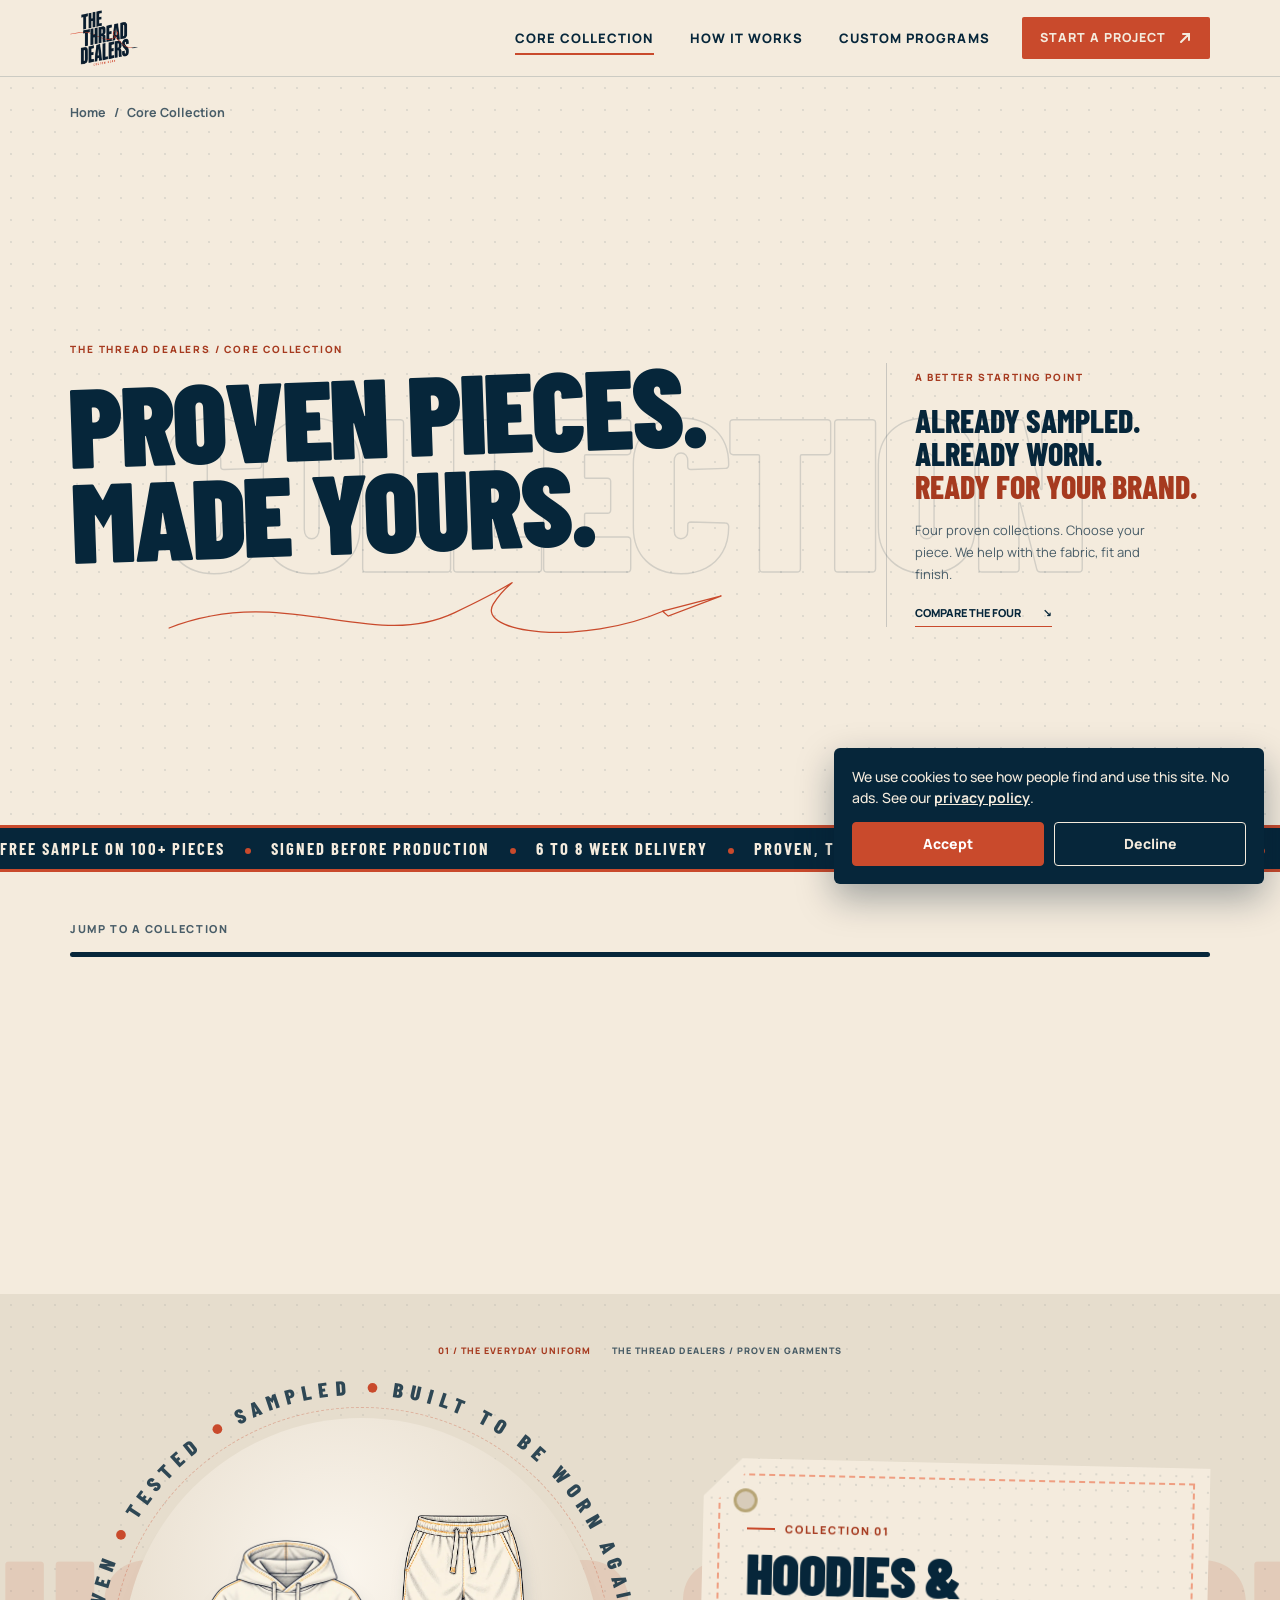
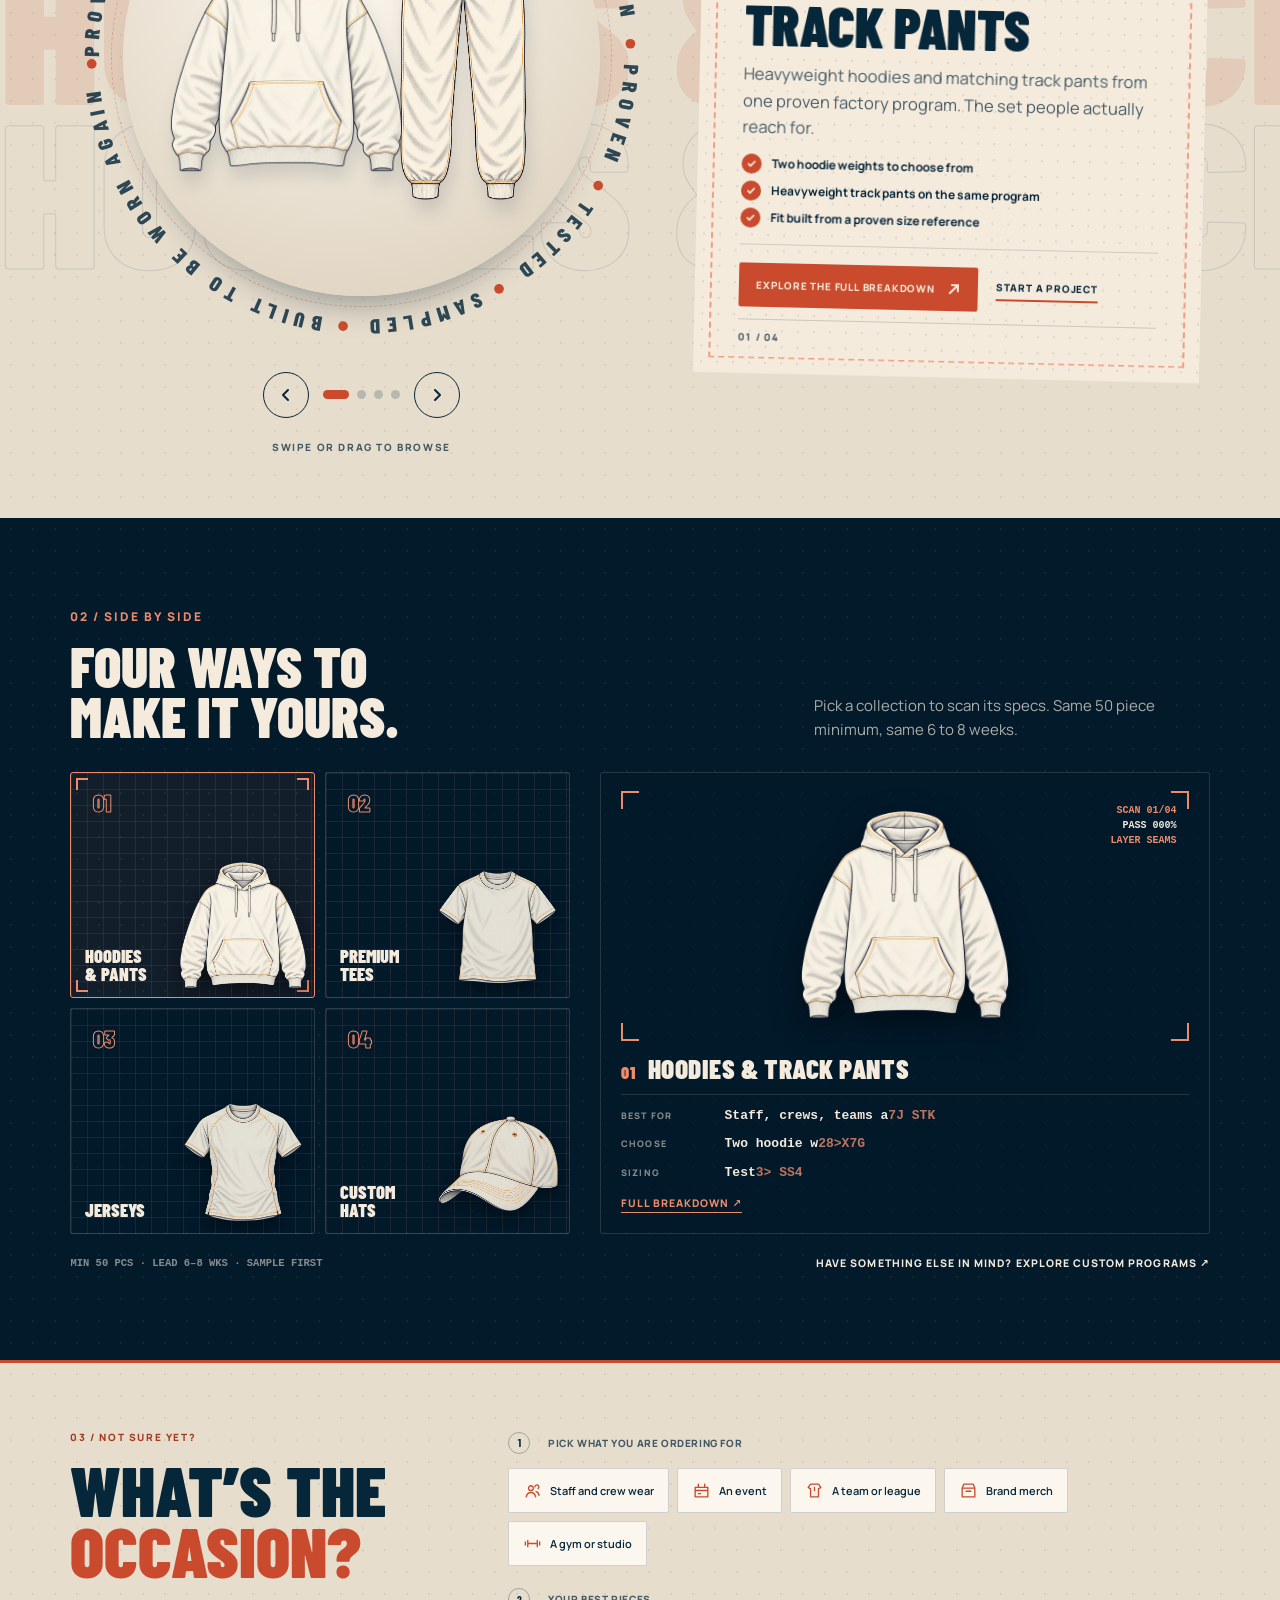
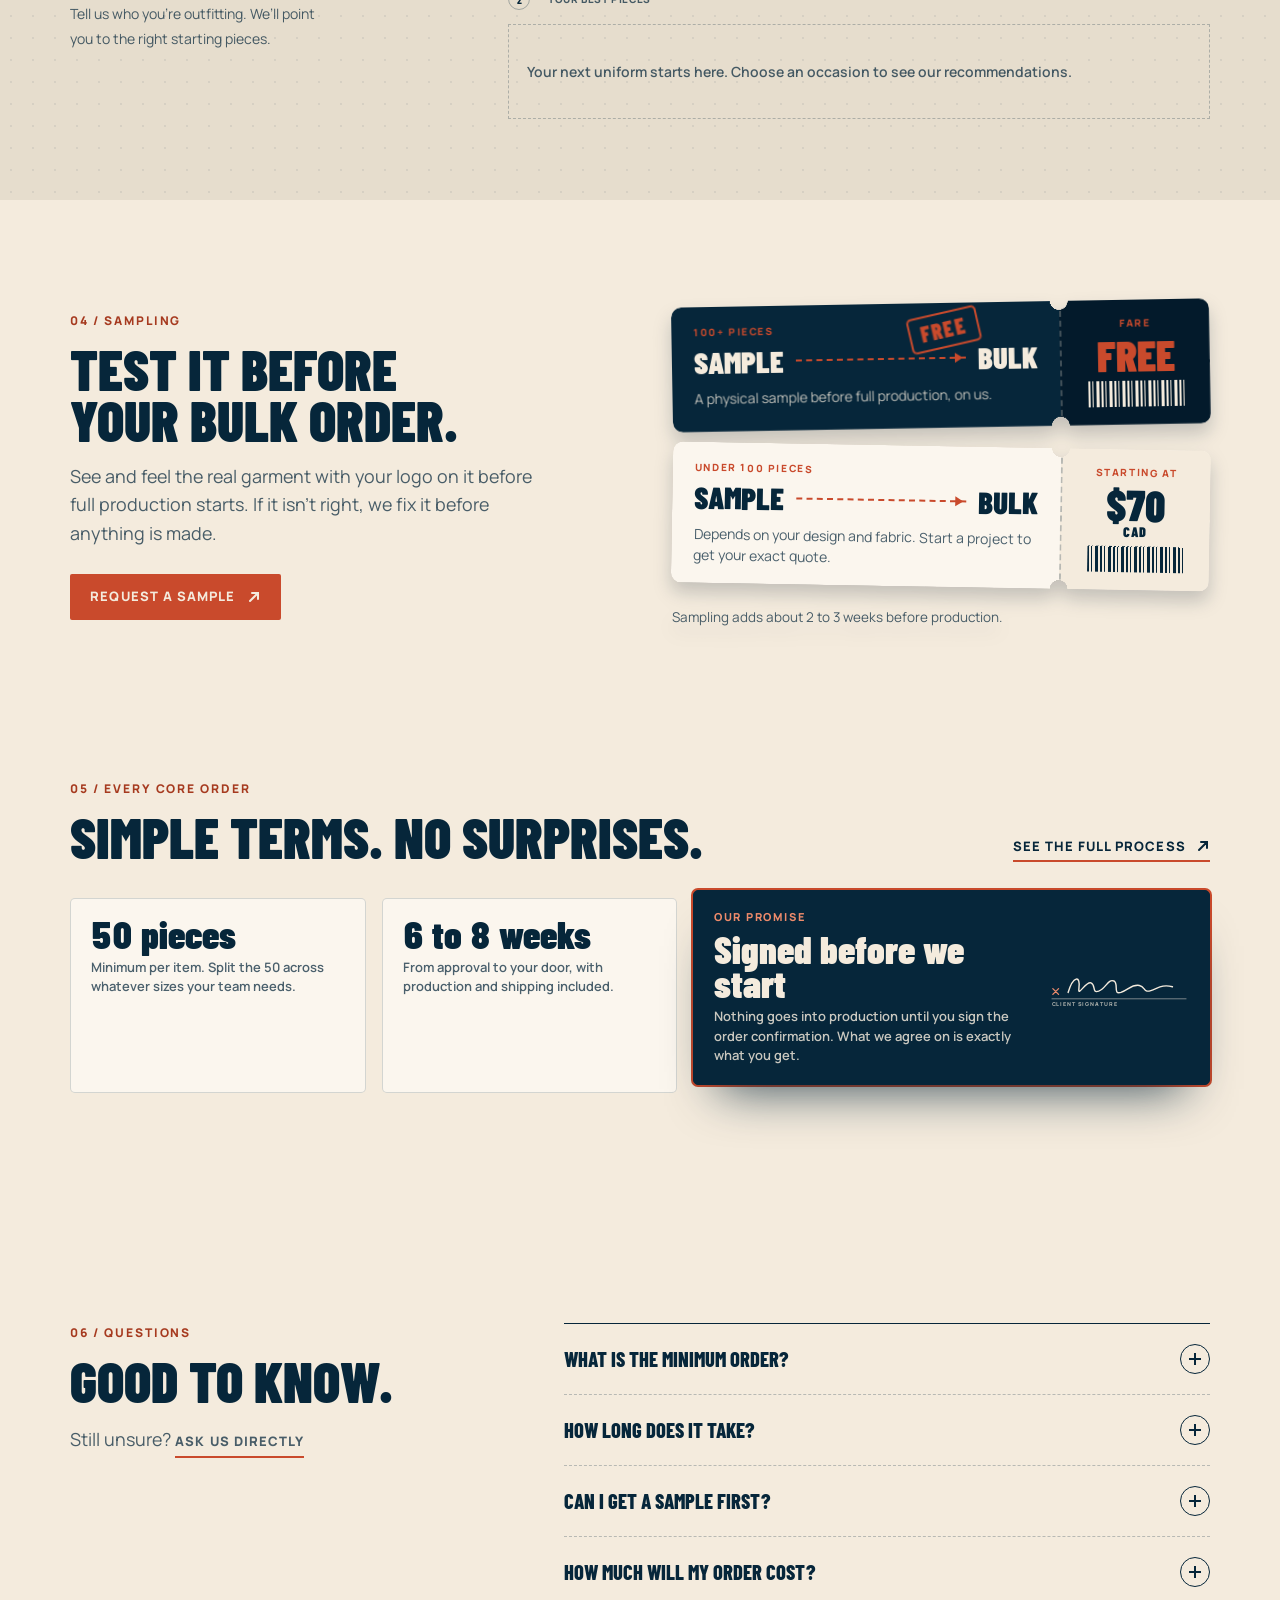
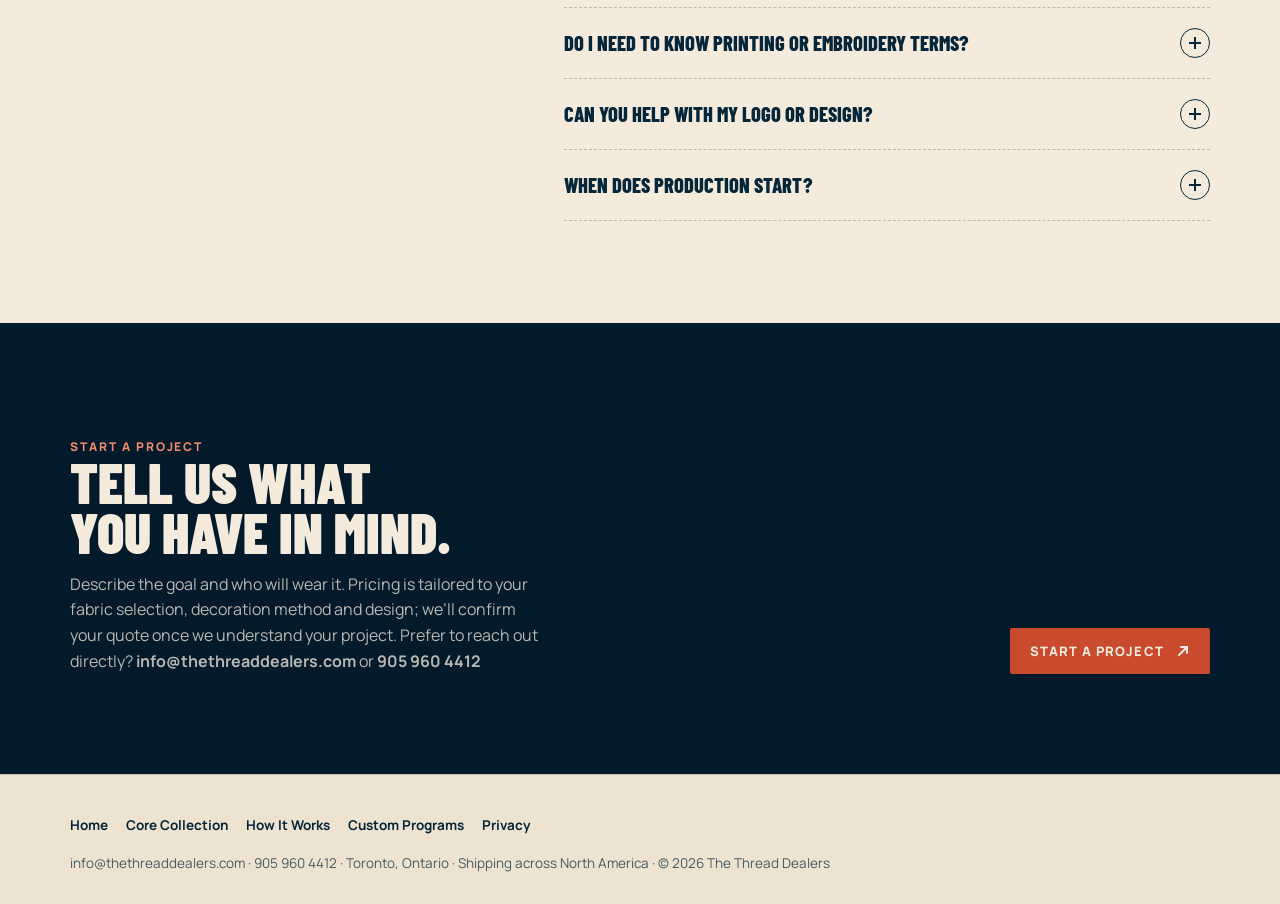
<file: collection.html>
<!doctype html>
<html lang="en">
<head>
<meta charset="utf-8">
<meta name="viewport" content="width=device-width,initial-scale=1,viewport-fit=cover">
<title>Core Collection: Custom Hoodies, Tees, Jerseys and Hats | The Thread Dealers</title>
<meta name="description" content="The Thread Dealers Core Collection: four proven custom apparel pieces. Heavyweight hoodies and track pants, premium tees, performance shirts and jerseys, and custom hats for businesses, teams and events in Toronto and across North America.">
<meta name="robots" content="index,follow">
<link rel="canonical" href="https://thethreaddealers.com/collection.html">
<meta name="theme-color" content="#031A2B">
<meta property="og:type" content="website"><meta property="og:site_name" content="The Thread Dealers"><meta property="og:locale" content="en_CA">
<meta property="og:title" content="Core Collection: Custom Hoodies, Tees, Jerseys and Hats | The Thread Dealers"><meta property="og:description" content="The Thread Dealers Core Collection: four proven custom apparel pieces. Heavyweight hoodies and track pants, premium tees, performance shirts and jerseys, and custom hats for businesses, teams and events in Toronto and across North America."><meta property="og:url" content="https://thethreaddealers.com/collection.html">
<meta name="twitter:card" content="summary_large_image"><meta name="twitter:title" content="Core Collection: Custom Hoodies, Tees, Jerseys and Hats | The Thread Dealers"><meta name="twitter:description" content="The Thread Dealers Core Collection: four proven custom apparel pieces. Heavyweight hoodies and track pants, premium tees, performance shirts and jerseys, and custom hats for businesses, teams and events in Toronto and across North America.">
<script type="application/ld+json">{"@context": "https://schema.org", "@graph": [{"@type": "BreadcrumbList", "itemListElement": [{"@type": "ListItem", "position": 1, "name": "Home", "item": "https://thethreaddealers.com/"}, {"@type": "ListItem", "position": 2, "name": "Core Collection", "item": "https://thethreaddealers.com/collection.html"}, {"@type": "ListItem", "position": 3, "name": "Core Collection", "item": "https://thethreaddealers.com/collection.html"}]}, {"@type": "CollectionPage", "name": "Core Collection", "url": "https://thethreaddealers.com/collection.html", "hasPart": [{"@type": "Product", "name": "Custom Hoodies & Track Pants", "url": "https://thethreaddealers.com/hoodies-track-pants.html"}, {"@type": "Product", "name": "Custom Premium Tees", "url": "https://thethreaddealers.com/premium-tees.html"}, {"@type": "Product", "name": "Custom Performance & Jerseys", "url": "https://thethreaddealers.com/performance-jerseys.html"}, {"@type": "Product", "name": "Custom Custom Hats", "url": "https://thethreaddealers.com/custom-hats.html"}]}]}</script>
<link rel="preconnect" href="https://fonts.googleapis.com"><link rel="preconnect" href="https://fonts.gstatic.com" crossorigin>
<link rel="stylesheet" href="https://fonts.googleapis.com/css2?family=Barlow+Condensed:wght@600;700;800;900&family=Manrope:wght@400;500;600;700;800&display=swap">
<style>:root{
  /* Layout: shared detail page system; cream canvas, navy bands, condensed display type */
  --cream:#F4EBDD;--cream-2:#EEE3D1;--paper:#FBF6EE;--stone:#D8CCBA;--ink:#06263A;--deep:#031A2B;--rust:#C94A2C;--rust-ink:#A63A1F;--rust-lite:#EE8B6B;--olive:#4F584C;
  --muted:rgba(6,38,58,.72);--line:rgba(6,38,58,.16);--cream-line:rgba(244,235,221,.18);
  --display:"Barlow Condensed","Arial Narrow","Roboto Condensed",system-ui,sans-serif;
  --body:"Manrope",system-ui,-apple-system,"Segoe UI",Roboto,sans-serif;
  --gl:max(clamp(16px,5.5vw,84px),env(safe-area-inset-left,0px));--gr:max(clamp(16px,5.5vw,84px),env(safe-area-inset-right,0px));
  --head-h:76px;color-scheme:light;
}
*,*::before,*::after{box-sizing:border-box}
html{scroll-behavior:smooth;padding-top:env(safe-area-inset-top,0px);padding-bottom:env(safe-area-inset-bottom,0px)}
body{margin:0;background:var(--cream);color:var(--ink);font-family:var(--body);font-size:16px;line-height:1.6;-webkit-font-smoothing:antialiased}
body::before{content:"";position:fixed;inset:0 0 auto;height:env(safe-area-inset-top,0px);z-index:60;background:var(--cream)}
img{max-width:100%}
a{color:inherit}
:focus-visible{outline:3px solid var(--rust);outline-offset:3px;border-radius:2px}
.wrap{max-width:1280px;margin-inline:auto;padding-left:var(--gl);padding-right:var(--gr)}
h1,h2,h3{text-wrap:balance}
.dotgrid{background-image:radial-gradient(rgba(6,38,58,.14) 1px,transparent 1.3px);background-size:22px 22px}
.eyebrow{font-size:12px;font-weight:800;letter-spacing:.16em;text-transform:uppercase;color:var(--rust-ink);margin:0 0 14px}
.h2{font-family:var(--display);font-weight:900;text-transform:uppercase;font-size:clamp(2.2rem,4.4vw,3.8rem);line-height:.9;margin:0}
.lead{font-size:1.12rem;color:var(--muted);max-width:52ch;margin:18px 0 0}
.btn{display:inline-flex;align-items:center;gap:12px;background:var(--rust);color:var(--cream);font:800 13px/1 var(--body);letter-spacing:.08em;text-transform:uppercase;padding:16px 20px;border-radius:2px;text-decoration:none;transition:background .2s}
.btn:hover{background:var(--ink)}
.btn svg,.link svg{width:14px;height:14px}
.link{font-weight:800;font-size:13px;letter-spacing:.08em;text-transform:uppercase;text-decoration:none;display:inline-flex;align-items:center;gap:10px;padding-bottom:4px;border-bottom:2px solid var(--rust);transition:gap .2s}
.link:hover{gap:14px}
/* header */
.top{position:sticky;top:env(safe-area-inset-top,0px);z-index:50;background:rgba(244,235,221,.94);-webkit-backdrop-filter:blur(12px);backdrop-filter:blur(12px);border-bottom:1px solid var(--line)}
.top-inner{display:flex;align-items:center;gap:32px;height:var(--head-h)}
.brand img{display:block;height:56px;width:auto}
.nav{margin-left:auto}
.nav ul{display:flex;gap:36px;list-style:none;margin:0;padding:0}
.nav a{font-weight:800;font-size:13px;letter-spacing:.08em;text-transform:uppercase;text-decoration:none;padding:6px 0;border-bottom:2px solid transparent}
.nav a:hover,.nav a[aria-current="page"]{border-bottom-color:var(--rust)}
.top .btn{padding:14px 18px;font-size:12.5px}
.menu-btn{display:none;margin-left:auto;background:none;border:1.5px solid var(--ink);border-radius:2px;width:44px;height:42px;color:var(--ink);cursor:pointer;align-items:center;justify-content:center}
.menu-btn svg{width:20px;height:20px}
.nav-cta{display:none}
/* hero */
.p-hero{padding-block:clamp(36px,6vw,72px) clamp(56px,8vw,100px);border-bottom:1px solid var(--line)}
.crumbs{display:flex;flex-wrap:wrap;gap:8px;font-size:12.5px;font-weight:700;color:var(--muted);margin:0 0 clamp(28px,5vw,52px)}
.crumbs a{text-decoration:none}
.crumbs a:hover{color:var(--rust-ink)}
.p-hero-grid{display:grid;grid-template-columns:minmax(0,1fr) minmax(0,1fr);gap:clamp(28px,5vw,72px);align-items:center}
.p-title{font-family:var(--display);font-weight:900;text-transform:uppercase;font-size:clamp(3.2rem,8vw,7.4rem);line-height:.84;margin:0;letter-spacing:-.005em}
.chips{display:flex;flex-wrap:wrap;gap:8px;margin:22px 0 0;padding:0;list-style:none}
.chips li{font-size:12.5px;font-weight:800;letter-spacing:.06em;text-transform:uppercase;background:var(--paper);border:1px solid var(--line);border-radius:2px;padding:8px 11px}
.chips li.tag{position:relative;background:var(--rust);color:var(--cream);border-color:var(--rust);padding:9px 13px;box-shadow:0 8px 16px -8px rgba(201,74,44,.7)}
.chips li.tag::before{content:"";position:absolute;inset:3px;border:1px dashed rgba(244,235,221,.7);border-radius:1px;pointer-events:none}
.chips li.tag.sampling{background:var(--ink);border-color:var(--ink);box-shadow:none}
.cta-row{display:flex;flex-wrap:wrap;gap:16px 24px;align-items:center;margin-top:30px}
.art-card{background:var(--paper);border:1px solid var(--line);border-radius:6px;padding:clamp(18px,3vw,36px);background-image:radial-gradient(rgba(6,38,58,.1) 1px,transparent 1.3px);background-size:18px 18px}
.art-card figcaption{display:flex;justify-content:space-between;gap:12px;font-size:11.5px;font-weight:800;letter-spacing:.14em;text-transform:uppercase;color:var(--muted);margin-top:12px;padding-top:12px;border-top:1px solid var(--line)}
/* sections */
.sec{padding-block:clamp(56px,8vw,110px)}
.sec.alt{background:var(--cream-2)}
.sec-head{display:flex;flex-wrap:wrap;justify-content:space-between;align-items:end;gap:16px 40px;margin-bottom:36px}
.features{display:grid;grid-template-columns:repeat(3,minmax(0,1fr));gap:18px}
.feature{background:var(--paper);border:1px solid var(--line);border-radius:5px;padding:26px 24px;display:grid;gap:10px;align-content:start;transition:transform .35s cubic-bezier(.2,.8,.2,1),box-shadow .35s}
.feature:hover{transform:translateY(-6px);box-shadow:0 26px 40px -26px rgba(6,38,58,.5)}
.feature b{font-family:var(--display);font-weight:800;font-size:1.05rem;letter-spacing:.08em;color:var(--rust-ink)}
.feature h3{font-family:var(--display);font-weight:800;text-transform:uppercase;font-size:1.8rem;line-height:.95;margin:0}
.feature p{margin:0;color:var(--muted);font-size:15px}
.specs{display:grid;grid-template-columns:minmax(0,1fr) minmax(0,1fr);gap:0 48px;margin:0;border-top:2px solid var(--ink)}
.specs div{display:grid;grid-template-columns:minmax(120px,.7fr) minmax(0,1.3fr);gap:16px;padding:16px 0;border-bottom:1px solid var(--line);min-width:0}
.specs dt{font-size:12px;font-weight:800;letter-spacing:.12em;text-transform:uppercase;color:var(--olive);padding-top:3px}
.specs dd{margin:0;font-weight:600}
.for{display:flex;flex-wrap:wrap;gap:10px;list-style:none;margin:0;padding:0}
.for li{font-family:var(--display);font-weight:800;text-transform:uppercase;font-size:1.4rem;letter-spacing:.02em;padding:12px 18px;border:1.5px solid var(--ink);border-radius:2px}
/* steps and promises */
.mini-steps{list-style:none;margin:0;padding:0;display:grid;grid-template-columns:repeat(4,minmax(0,1fr));gap:18px;counter-reset:s}
.mini-steps li{border-top:2px solid var(--ink);padding-top:16px;counter-increment:s;min-width:0}
.mini-steps li::before{content:counter(s);display:grid;place-items:center;width:40px;height:40px;border-radius:50%;background:var(--ink);color:var(--cream);font-family:var(--display);font-weight:800;font-size:1.3rem;margin-bottom:14px}
.mini-steps h3{font-family:var(--display);font-weight:800;text-transform:uppercase;font-size:1.4rem;line-height:1;margin:0 0 8px}
.mini-steps p{margin:0;font-size:14.5px;color:var(--muted)}
.promises{display:grid;grid-template-columns:minmax(0,.8fr) minmax(0,.8fr) minmax(0,1.4fr);gap:16px;margin-top:36px}
.promise{background:var(--paper);border:1px solid var(--line);border-radius:5px;padding:22px 24px;display:grid;gap:8px;align-content:start;min-width:0}
.promise b{font-family:var(--display);font-weight:900;font-size:clamp(2.2rem,3.4vw,3.2rem);line-height:.9}
.promise span{font-size:14.5px;font-weight:600;color:var(--muted)}
.promise.sign{background:var(--ink);border-color:var(--ink);color:var(--cream);box-shadow:0 0 0 2px var(--rust)}
.promise.sign span{color:rgba(244,235,221,.82)}
.promise.sign .tag{font-size:11px;font-weight:800;letter-spacing:.16em;text-transform:uppercase;color:var(--rust-lite)}
/* detailed steps */
.big-steps{list-style:none;margin:0;padding:0;display:grid;gap:18px}
.big-step{display:grid;grid-template-columns:88px minmax(0,1fr) minmax(0,1fr) minmax(0,1fr);gap:24px;align-items:start;background:var(--paper);border:1px solid var(--line);border-radius:5px;padding:26px 28px}
.big-step .n{font-family:var(--display);font-weight:900;font-size:4.2rem;line-height:.8;color:var(--rust)}
.big-step h3{font-family:var(--display);font-weight:800;text-transform:uppercase;font-size:2rem;line-height:.95;margin:0}
.big-step h4{margin:0 0 6px;font-size:11.5px;font-weight:800;letter-spacing:.14em;text-transform:uppercase;color:var(--olive)}
.big-step p{margin:0;font-size:15px;color:var(--muted)}
/* faq */
.faq{display:grid;gap:10px;max-width:900px}
.faq details{background:var(--paper);border:1px solid var(--line);border-radius:4px;padding:0 22px}
.faq summary{cursor:pointer;list-style:none;padding:18px 0;font-weight:800;font-size:16.5px;display:flex;justify-content:space-between;gap:16px}
.faq summary::-webkit-details-marker{display:none}
.faq summary::after{content:"+";font-family:var(--display);font-size:1.6rem;line-height:.8;color:var(--rust)}
.faq details[open] summary::after{content:"\2212"}
.faq details p{margin:0 0 18px;color:var(--muted);max-width:65ch}
/* programs */
.progs{display:grid;grid-template-columns:repeat(2,minmax(0,1fr));gap:18px}
.prog{position:relative;background:var(--ink);color:var(--cream);border-radius:6px;padding:30px 30px 32px;display:grid;gap:12px;align-content:start;transition:transform .45s cubic-bezier(.2,.9,.25,1.15),box-shadow .45s;min-width:0}
.prog:hover{transform:translateY(-12px) scale(1.03);box-shadow:0 46px 70px -30px rgba(3,26,43,.85)}
.prog .k{display:flex;justify-content:space-between;gap:10px;font-size:11.5px;font-weight:800;letter-spacing:.16em;text-transform:uppercase;color:var(--stone)}
.prog .k .addon{background:var(--rust);color:var(--cream);padding:4px 8px;border-radius:2px}
.prog h3{font-family:var(--display);font-weight:800;text-transform:uppercase;font-size:2.3rem;line-height:.92;margin:0}
.prog p{margin:0;color:rgba(244,235,221,.8)}
.prog ul{margin:4px 0 0;padding:0;list-style:none;display:flex;flex-wrap:wrap;gap:8px}
.prog li{font-size:12.5px;font-weight:700;border:1px solid var(--cream-line);border-radius:2px;padding:6px 10px}
/* next and cta */
.pager{display:grid;grid-template-columns:repeat(2,minmax(0,1fr));gap:18px}
.pager a{display:grid;gap:4px;text-decoration:none;border:1px solid var(--line);border-radius:5px;padding:22px 24px;background:var(--paper);transition:border-color .2s,transform .3s}
.pager a:hover{border-color:var(--rust);transform:translateY(-4px)}
.pager small{font-size:11.5px;font-weight:800;letter-spacing:.14em;text-transform:uppercase;color:var(--muted)}
.pager strong{font-family:var(--display);font-weight:800;text-transform:uppercase;font-size:1.8rem;line-height:1}
.pager a.next{text-align:right}
.cta-band{background:var(--deep);color:var(--cream);padding-block:clamp(56px,8vw,100px)}
.cta-grid{display:flex;flex-wrap:wrap;justify-content:space-between;align-items:end;gap:24px 40px}
.cta-band .h2{max-width:16ch}
.cta-band p{color:rgba(244,235,221,.75);margin:14px 0 0;max-width:48ch}
.cta-band .eyebrow{color:var(--rust-lite)}
.mail{font-weight:700;user-select:all}
.foot{background:var(--cream-2);border-top:1px solid var(--line);padding-block:40px calc(30px + env(safe-area-inset-bottom,0px));font-size:13.5px;color:var(--muted)}
.foot .wrap{display:flex;flex-wrap:wrap;justify-content:space-between;gap:16px}
.foot a{text-decoration:none;font-weight:700;color:var(--ink);margin-right:18px}
/* flats */
.art-svg{display:block;width:100%;height:auto;overflow:visible}
.g-sil{fill:var(--paper);stroke:var(--ink);stroke-width:2.2;stroke-linejoin:round}
.g-dark{fill:rgba(6,38,58,.1);stroke:var(--ink);stroke-width:2;stroke-linejoin:round}
.g-btn{fill:var(--paper);stroke:var(--ink);stroke-width:1.6}
.g-seam{fill:none;stroke:var(--ink);stroke-width:1.2;stroke-linecap:round;stroke-linejoin:round;opacity:.7}
.g-rib{fill:none;stroke:var(--ink);stroke-width:.8;opacity:.45}
.g-fold{fill:none;stroke:var(--ink);stroke-width:.9;stroke-linecap:round;opacity:.3}
.g-stitch{fill:none;stroke:var(--rust);stroke-width:1.5;stroke-dasharray:3 2.6;stroke-linecap:round}
.num{font-family:var(--display);font-weight:900;font-size:46px;fill:none;stroke:var(--ink);stroke-width:1.5}
.callout path{fill:none;stroke:var(--ink);stroke-width:.8;opacity:.55}
.callout circle{fill:var(--rust)}
.callout text{font:800 8.4px var(--body);letter-spacing:.12em;fill:rgba(6,38,58,.7)}
@media (max-width:960px){
  .p-hero-grid{grid-template-columns:1fr}
  .features{grid-template-columns:1fr 1fr}
  .specs{grid-template-columns:1fr}
  .mini-steps{grid-template-columns:1fr 1fr}
  .promises{grid-template-columns:1fr 1fr}.promise.sign{grid-column:1 / -1}
  .big-step{grid-template-columns:64px minmax(0,1fr)}
  .big-step>div{grid-column:2}
}
@media (max-width:860px){
  .nav,.top .btn{display:none}
  .menu-btn{display:inline-flex}
  .top.open .nav{display:block;position:absolute;top:100%;left:0;right:0;background:var(--cream);border-bottom:1px solid var(--line);padding:8px var(--gr) 20px var(--gl)}
  .top.open .nav ul{flex-direction:column;gap:0}
  .top.open .nav a{display:block;padding:15px 0;border-bottom:1px solid var(--line)}
  .top.open .nav-cta{display:block}
}
@media (max-width:640px){
  .features,.mini-steps,.promises,.progs,.pager{grid-template-columns:1fr}
  .specs div{grid-template-columns:1fr;gap:4px}
  .big-step{grid-template-columns:1fr;gap:12px}
  .big-step>div{grid-column:1}
  .pager a.next{text-align:left}
}
@media (prefers-reduced-motion:reduce){*{transition-duration:.01ms!important}html{scroll-behavior:auto}}

/* Garment drawings (raster flats): sized by width so every browser lays them out the same */
.art-img{display:flex;align-items:center;justify-content:center;gap:5%;width:100%}
.art-img img{display:block;height:auto;max-width:none;filter:drop-shadow(0 12px 14px rgba(6,38,58,.14))}
.art-hd img:first-child{width:50%}
.art-hd img:last-child{width:25%}
.art-te img{width:50%}
.art-je img{width:54%}
.art-cp img{width:80%}
.tile-art{object-fit:contain}

/* ===== Shared motion for inner pages ===== */
.rv{opacity:0;transform:translateY(26px);transition:opacity .7s cubic-bezier(.2,.7,.2,1),transform .7s cubic-bezier(.2,.7,.2,1)}
.rv.in{opacity:1;transform:none}
.rv.d1{transition-delay:.08s}.rv.d2{transition-delay:.16s}.rv.d3{transition-delay:.24s}
@media (prefers-reduced-motion:reduce){.rv{opacity:1;transform:none}}
.no-js .rv{opacity:1;transform:none}

/* ===== Showroom hero (product pages) ===== */
.show{position:relative;background:var(--deep);color:var(--cream);overflow:hidden;padding-block:clamp(28px,4vw,48px) clamp(64px,8vw,110px);
  background-image:radial-gradient(rgba(244,235,221,.07) 1px,transparent 1.3px);background-size:22px 22px}
.show .crumbs{color:rgba(244,235,221,.6)}
.show .crumbs a:hover{color:var(--rust-lite)}
.show-ghost{position:absolute;left:50%;top:52%;transform:translate(-50%,-50%);font-family:var(--display);font-weight:900;text-transform:uppercase;font-size:clamp(7rem,22vw,22rem);line-height:.8;white-space:nowrap;color:transparent;-webkit-text-stroke:1.5px rgba(244,235,221,.12);pointer-events:none;user-select:none}
.show-grid{position:relative;display:grid;grid-template-columns:minmax(0,.9fr) minmax(0,1.1fr);gap:clamp(24px,4vw,64px);align-items:center}
.show .eyebrow{color:var(--rust-lite)}
.show .p-title{color:var(--cream)}
.show .lead{color:rgba(244,235,221,.78)}
.show .chips li{background:rgba(244,235,221,.06);border-color:rgba(244,235,221,.2);color:var(--cream)}
.show .link{color:var(--cream)}
.stage-art{position:relative;aspect-ratio:1;max-width:620px;width:100%;justify-self:center;display:grid;place-items:center}
.stage-ring{position:absolute;inset:4%;border-radius:50%;border:2px dashed rgba(201,74,44,.55);animation:spin 40s linear infinite}
.stage-ring.r2{inset:13%;border:1px solid rgba(244,235,221,.12);animation-duration:70s;animation-direction:reverse}
.stage-ring.r2::before{content:"";position:absolute;top:-5px;left:50%;width:10px;height:10px;margin-left:-5px;border-radius:50%;background:var(--rust)}
.stage-disc{position:absolute;inset:16%;border-radius:50%;background:radial-gradient(circle at 50% 40%,#F7EFE2,#E9DCC6 70%);box-shadow:0 40px 80px -30px rgba(0,0,0,.7)}
@keyframes spin{to{transform:rotate(360deg)}}
.stage-art .art-img{position:relative;width:86%}
.stage-art .art-img img{filter:drop-shadow(0 18px 18px rgba(6,38,58,.22))}
.stage-art.enter .art-img{animation:artIn 1s cubic-bezier(.2,.9,.25,1.1) both .15s}
@keyframes artIn{from{opacity:0;transform:translateY(40px) rotate(-6deg) scale(.86)}to{opacity:1;transform:none}}
.stamp-big{position:absolute;right:2%;top:6%;width:min(40%,220px);transform:rotate(-12deg);z-index:2}
.stamp-big svg{display:block;width:100%;height:auto;overflow:visible}
.stamp-big .o{fill:none;stroke:var(--rust);stroke-width:6}.stamp-big .i{fill:none;stroke:var(--rust);stroke-width:2}
.stamp-big .c{fill:none;stroke:var(--rust);stroke-width:4.5}
.stamp-big .k{fill:none;stroke:var(--rust);stroke-width:9;stroke-linecap:round;stroke-linejoin:round;stroke-dasharray:1;stroke-dashoffset:1}
.stamp-big text{fill:var(--rust)}
.stamp-big .t{font:900 40px var(--display);letter-spacing:1px}.stamp-big .s{font:800 9.5px var(--body);letter-spacing:1.6px}
.stage-art.enter .stamp-big{animation:slam .55s cubic-bezier(.5,0,.8,.3) both 1s}
.stage-art.enter .stamp-big .k{animation:draw .55s ease-out forwards 1.55s}
@keyframes slam{0%{opacity:0;transform:rotate(-30deg) scale(2.6)}80%{opacity:1;transform:rotate(-12deg) scale(.94)}100%{opacity:1;transform:rotate(-12deg) scale(1)}}
@keyframes draw{to{stroke-dashoffset:0}}
.stat-row{display:flex;flex-wrap:wrap;gap:10px 28px;margin-top:26px;padding-top:20px;border-top:1px solid var(--cream-line)}
.stat-row div{display:grid}
.stat-row b{font-family:var(--display);font-weight:900;font-size:2rem;line-height:1}
.stat-row span{font-size:12px;font-weight:800;letter-spacing:.12em;text-transform:uppercase;color:rgba(244,235,221,.6)}

/* feature cards: numbered, lift on hover */
.feature{position:relative;overflow:hidden}
.feature::after{content:"";position:absolute;left:0;bottom:0;height:3px;width:100%;background:var(--rust);transform:scaleX(0);transform-origin:0 50%;transition:transform .45s}
.feature:hover::after{transform:scaleX(1)}
.feature b{font-size:2.6rem;line-height:.8;color:var(--rust)}

/* specs: tag style rows */
.specs div{transition:background .25s,padding .25s}
.specs div:hover{background:var(--paper);padding-left:12px}

/* ===== Collection page ===== */
.col-hero{position:relative;background:var(--deep);color:var(--cream);overflow:hidden;padding-block:clamp(28px,4vw,48px) 0;
  background-image:radial-gradient(rgba(244,235,221,.07) 1px,transparent 1.3px);background-size:22px 22px}
.col-hero .crumbs{color:rgba(244,235,221,.6)}
.col-hero .eyebrow{color:var(--rust-lite)}
.col-title{font-family:var(--display);font-weight:900;text-transform:uppercase;font-size:clamp(3.4rem,10vw,10rem);line-height:.82;margin:0;letter-spacing:-.005em}
.col-title span{display:block;color:var(--rust)}
.col-intro{display:flex;flex-wrap:wrap;justify-content:space-between;align-items:end;gap:20px 48px}
.col-intro p{max-width:44ch;color:rgba(244,235,221,.78);margin:0;font-size:1.06rem}
/* the rail: four hang tags on a rod */
.rail-wrap{position:relative;margin-top:clamp(30px,5vw,56px);padding-top:26px}
.rod{position:absolute;left:-4%;right:-4%;top:26px;height:6px;border-radius:3px;background:linear-gradient(#9A8A66,#E4D6A8 40%,#8D7C58)}
.tags{position:relative;display:grid;grid-template-columns:repeat(4,minmax(0,1fr));gap:18px;list-style:none;margin:0;padding:0}
.tag-btn{position:relative;display:block;width:100%;text-align:left;font:inherit;color:inherit;background:none;border:0;padding:44px 0 0;cursor:pointer;transform-origin:50% 0;animation:sway 5s ease-in-out infinite}
.tags li:nth-child(2) .tag-btn{animation-delay:-1.2s}.tags li:nth-child(3) .tag-btn{animation-delay:-2.6s}.tags li:nth-child(4) .tag-btn{animation-delay:-3.8s}
@keyframes sway{0%,100%{transform:rotate(-1.2deg)}50%{transform:rotate(1.2deg)}}
.tag-btn:hover{animation-play-state:paused}
.hook{position:absolute;left:50%;top:-6px;width:36px;height:52px;margin-left:-18px;pointer-events:none}
.hook path{fill:none;stroke:#C9B98E;stroke-width:3;stroke-linecap:round}
.tag-card{position:relative;background:var(--cream);color:var(--ink);border-radius:6px;padding:18px 18px 16px;display:grid;gap:10px;transition:transform .45s cubic-bezier(.2,.9,.25,1.2),box-shadow .45s,background .3s;box-shadow:0 22px 40px -28px rgba(0,0,0,.8);background-image:radial-gradient(rgba(6,38,58,.1) 1px,transparent 1.3px);background-size:16px 16px}
.tag-card::before{content:"";position:absolute;left:50%;top:-1px;width:16px;height:16px;margin-left:-8px;border-radius:50%;background:var(--deep);box-shadow:0 0 0 3px #C9B98E}
.tag-card .n{font-family:var(--display);font-weight:800;font-size:1rem;letter-spacing:.1em;color:var(--rust-ink)}
.tag-card .pic{height:clamp(110px,12vw,170px);display:flex;align-items:center;justify-content:center;gap:6%}
.tag-card .pic img{height:100%;width:auto;max-width:62%;object-fit:contain;filter:drop-shadow(0 10px 10px rgba(6,38,58,.16));transition:transform .5s cubic-bezier(.2,.9,.25,1.2)}
.tag-card .pic img+img{max-width:30%}
.tag-card h3{font-family:var(--display);font-weight:900;text-transform:uppercase;font-size:clamp(1.4rem,2vw,2rem);line-height:.9;margin:0}
.tag-btn:hover .tag-card{transform:translateY(8px)}
.tag-btn:hover .pic img{transform:scale(1.06) rotate(-2deg)}
.tag-btn[aria-pressed="true"] .tag-card{transform:translateY(18px);background-color:#FFF8EC;box-shadow:0 34px 50px -24px rgba(0,0,0,.9),0 0 0 3px var(--rust)}
.tag-btn[aria-pressed="true"]{animation-play-state:paused}
.tag-btn:focus-visible{outline:none}
.tag-btn:focus-visible .tag-card{box-shadow:0 0 0 3px var(--rust-lite)}
/* stage for the selected piece */
.sel{position:relative;margin-top:clamp(56px,7vw,90px);padding-block:clamp(40px,6vw,72px);background:var(--cream);color:var(--ink)}
.sel::before{content:"";position:absolute;left:50%;top:0;width:2px;height:clamp(56px,7vw,90px);margin-top:calc(-1 * clamp(56px,7vw,90px));background:repeating-linear-gradient(var(--rust) 0 6px,transparent 6px 12px)}
.sel-grid{display:grid;grid-template-columns:minmax(0,1.05fr) minmax(0,.95fr);gap:clamp(24px,4vw,64px);align-items:center}
.sel .stage-disc{background:radial-gradient(circle at 50% 40%,#FFFFFF,#EFE3CF 70%);box-shadow:0 30px 60px -30px rgba(6,38,58,.45)}
.sel .stage-ring.r2{border-color:rgba(6,38,58,.14)}
.sel-copy{min-width:0}
.sel-count{display:flex;align-items:baseline;gap:12px;font-family:var(--display);font-weight:800}
.sel-count b{font-size:4.6rem;line-height:.8;color:var(--rust)}
.sel-count span{font-size:1.1rem;letter-spacing:.1em;color:var(--muted)}
.sel-name{font-family:var(--display);font-weight:900;text-transform:uppercase;font-size:clamp(2.8rem,5.6vw,5.4rem);line-height:.86;margin:14px 0 0}
.sel-lead{color:var(--muted);font-size:1.08rem;max-width:46ch;margin:16px 0 0}
.sel-list{list-style:none;margin:22px 0 0;padding:0;display:grid;gap:10px}
.sel-list li{display:grid;grid-template-columns:28px 1fr;gap:12px;align-items:center;font-weight:700}
.sel-list li::before{content:"";width:28px;height:28px;border-radius:50%;background:var(--rust) url("data:image/svg+xml,%3Csvg xmlns='http://www.w3.org/2000/svg' viewBox='0 0 16 16'%3E%3Cpath d='M4.5 8.4l2.3 2.3 4.7-5' fill='none' stroke='%23F4EBDD' stroke-width='2' stroke-linecap='round' stroke-linejoin='round'/%3E%3C/svg%3E") center/16px no-repeat}
.sel-cta{display:flex;flex-wrap:wrap;gap:14px 24px;align-items:center;margin-top:28px}
.sel-switch .sel-copy>*{animation:copyIn .6s cubic-bezier(.2,.8,.2,1) both}
.sel-switch .sel-copy>*:nth-child(2){animation-delay:.05s}.sel-switch .sel-copy>*:nth-child(3){animation-delay:.1s}.sel-switch .sel-copy>*:nth-child(4){animation-delay:.15s}.sel-switch .sel-copy>*:nth-child(5){animation-delay:.2s}
@keyframes copyIn{from{opacity:0;transform:translateX(30px)}to{opacity:1;transform:none}}
.sel-switch .art-img{animation:artIn .8s cubic-bezier(.2,.9,.25,1.1) both}
.sel-switch .stamp-big{animation:slam .5s cubic-bezier(.5,0,.8,.3) both .45s}
.sel-switch .stamp-big .k{animation:draw .5s ease-out forwards .95s}
.sel-nav{display:flex;gap:8px;margin-top:24px}
.sel-nav button{width:46px;height:46px;border-radius:50%;border:1.5px solid var(--ink);background:none;color:var(--ink);cursor:pointer;display:grid;place-items:center;transition:background .2s,color .2s}
.sel-nav button:hover{background:var(--ink);color:var(--cream)}
.sel-nav svg{width:16px;height:16px}
/* chooser */
.chooser{display:grid;grid-template-columns:minmax(0,.8fr) minmax(0,1.2fr);gap:clamp(24px,4vw,56px);align-items:start}
.purpose{display:flex;flex-wrap:wrap;gap:10px;margin-top:20px}
.purpose button{font:700 15px var(--body);padding:12px 16px;border-radius:2px;border:1.5px solid rgba(6,38,58,.3);background:var(--paper);color:var(--ink);cursor:pointer;transition:background .2s,color .2s,border-color .2s}
.purpose button:hover{border-color:var(--ink)}
.purpose button[aria-pressed="true"]{background:var(--ink);color:var(--cream);border-color:var(--ink)}
.picks{display:grid;grid-template-columns:repeat(2,minmax(0,1fr));gap:14px}
.pick{display:grid;grid-template-columns:72px 1fr;gap:14px;align-items:center;text-decoration:none;background:var(--paper);border:1px solid var(--line);border-radius:5px;padding:14px;transition:opacity .35s,transform .35s,border-color .3s,box-shadow .35s}
.pick img{width:72px;height:72px;object-fit:contain}
.pick strong{font-family:var(--display);font-weight:800;text-transform:uppercase;font-size:1.3rem;line-height:.95;display:block}
.pick small{display:block;margin-top:4px;font-size:13px;color:var(--muted);font-weight:600}
.picks.filtering .pick{opacity:.32;transform:scale(.97)}
.picks.filtering .pick.match{opacity:1;transform:translateY(-4px);border-color:var(--rust);box-shadow:0 18px 30px -20px rgba(6,38,58,.6)}
.pick-note{margin:14px 0 0;font-size:14px;font-weight:600;color:var(--muted);min-height:1.5em}
/* compare */
.cmp-wrap{overflow-x:auto;margin-top:8px}
.cmp{width:100%;min-width:720px;border-collapse:collapse}
.cmp th,.cmp td{text-align:left;padding:16px 14px;border-bottom:1px solid var(--line);vertical-align:top;font-size:15px}
.cmp thead th{font-family:var(--display);font-weight:900;text-transform:uppercase;font-size:1.3rem;line-height:.95;border-bottom:2px solid var(--ink)}
.cmp tbody th{font-size:11.5px;font-weight:800;letter-spacing:.14em;text-transform:uppercase;color:var(--olive);width:150px}
.cmp tbody tr{transition:background .2s}
.cmp tbody tr:hover{background:var(--paper)}
.cmp a{font-weight:800;text-decoration:none;border-bottom:2px solid var(--rust)}

@media (max-width:960px){
  .show-grid,.sel-grid,.chooser{grid-template-columns:1fr}
  .stage-art{max-width:460px}
  .tags{grid-template-columns:repeat(4,minmax(150px,1fr));overflow-x:auto;padding:0 4px 20px;scroll-snap-type:x mandatory}
  .tags li{scroll-snap-align:start}
  .rail-wrap{margin-right:calc(-1 * var(--gr))}
}
@media (max-width:640px){
  .picks{grid-template-columns:1fr}
  .tags{grid-template-columns:repeat(4,minmax(62vw,1fr))}
  .sel-count b{font-size:3.6rem}
}
@media (prefers-reduced-motion:reduce){.tag-btn,.stage-ring{animation:none}}
/* How it works */
.how{position:relative}
.how-pin{padding-block:clamp(72px,10vw,130px)}
.how-head{display:flex;flex-wrap:wrap;justify-content:space-between;align-items:end;gap:20px 40px}
.steps{--n:72px;--gap:28px;list-style:none;margin:52px 0 0;padding:0;display:grid;grid-template-columns:repeat(4,minmax(0,1fr));gap:var(--gap);position:relative}
.steps::before,.steps::after{content:"";position:absolute;top:calc(var(--n) / 2 - 1px);left:calc(var(--n) / 2);right:calc((100% - 3 * var(--gap)) / 4 - var(--n) / 2);height:2px}
.steps::before{background:repeating-linear-gradient(90deg,rgba(6,38,58,.35) 0 6px,transparent 6px 12px)}
.steps::after{background:var(--rust);transform-origin:0 50%;transform:scaleX(var(--sp,1))}
.steps li{position:relative;min-width:0;transition:opacity .45s,transform .45s cubic-bezier(.2,.8,.2,1)}
.step-num{position:relative;z-index:1;width:var(--n);height:var(--n);border-radius:50%;background:var(--cream);border:2px solid var(--ink);display:grid;place-items:center;font-family:var(--display);font-weight:800;font-size:2rem;font-variant-numeric:tabular-nums;transition:transform .5s cubic-bezier(.2,1.4,.4,1),opacity .4s,background .35s,color .35s,border-color .35s,box-shadow .35s}
.steps li:first-child .step-num{background:var(--ink);color:var(--cream)}
.steps.armed .step-num{transform:scale(.3);opacity:0}
.steps.armed.go .step-num{transform:none;opacity:1}
.steps.go li:nth-child(2) .step-num{transition-delay:.22s}
.steps.go li:nth-child(3) .step-num{transition-delay:.44s}
.steps.go li:nth-child(4) .step-num{transition-delay:.66s}
.steps h3{font-family:var(--display);font-weight:800;text-transform:uppercase;font-size:1.85rem;line-height:.95;margin:22px 0 10px}
.steps p{margin:0;color:var(--muted);font-size:15px;max-width:30ch}
.promises{display:grid;grid-template-columns:minmax(0,.8fr) minmax(0,.8fr) minmax(0,1.4fr);gap:16px;margin-top:clamp(40px,5vw,64px)}
.promise{background:var(--paper);border:1px solid var(--line);border-radius:5px;padding:22px 24px;display:grid;gap:8px;align-content:start;min-width:0}
.promise b{font-family:var(--display);font-weight:900;font-size:clamp(2.4rem,3.6vw,3.4rem);line-height:.9;font-variant-numeric:tabular-nums}
.promise span{font-size:14.5px;font-weight:600;color:var(--muted)}
.promise.sign{background:var(--ink);color:var(--cream);border-color:var(--ink);position:relative;grid-template-columns:minmax(0,1fr) auto;column-gap:22px;transition:box-shadow .5s,transform .5s}
.promise.sign b{color:var(--cream);grid-column:1}
.promise.sign span{color:rgba(244,235,221,.82);grid-column:1}
.promise.sign .tag{font-size:11px;font-weight:800;letter-spacing:.16em;text-transform:uppercase;color:var(--rust-lite);grid-column:1}
.sig{grid-column:2;grid-row:1 / span 3;align-self:center;width:200px;height:auto}
.sig .sig-line{stroke:rgba(244,235,221,.5);stroke-width:1.5;fill:none}
.sig .sig-x{stroke:var(--rust-lite);stroke-width:2;fill:none;stroke-linecap:round}
.sig .sig-ink{stroke:var(--cream);stroke-width:2.2;fill:none;stroke-linecap:round;stroke-linejoin:round;stroke-dasharray:420;stroke-dashoffset:0;transition:stroke-dashoffset 1.4s cubic-bezier(.6,.1,.3,1)}
.sig small{font:700 9px var(--body)}
.sig text{font:800 8.5px var(--body);letter-spacing:.16em;fill:rgba(244,235,221,.55)}
/* static progress look: step 1 active, the rest still to come */
.steps::after{transform:scaleX(.14)}
.steps li:first-child .step-num{background:var(--rust);border-color:var(--rust);color:var(--cream);box-shadow:0 0 0 8px rgba(201,74,44,.14)}
.steps li:not(:first-child) .step-num{background:var(--cream);border:2px dashed rgba(6,38,58,.5);color:var(--ink)}
.sig-armed .sig .sig-ink{stroke-dashoffset:420}
.sig-armed .promises.lit .sig .sig-ink{stroke-dashoffset:0}
.promises.lit .promise.sign{transform:translateY(-8px);box-shadow:0 30px 50px -26px rgba(6,38,58,.8),0 0 0 2px var(--rust)}
@media (max-width:959px){.promises{grid-template-columns:1fr 1fr}.promise.sign{grid-column:1 / -1}}
@media (max-width:640px){.promises{grid-template-columns:1fr}.promise.sign{grid-template-columns:1fr}.sig{grid-column:1;grid-row:auto;width:180px}}




/* numbers light up in order once the section is reached */
.steps::after{transition:transform 1.05s cubic-bezier(.45,0,.3,1) .1s}
.steps.play::after{transform:scaleX(1)}
.steps li:not(:first-child) .step-num{transition:background .35s,border-color .35s,color .35s,box-shadow .35s}
.steps.play li:not(:first-child) .step-num{background:var(--rust);border:2px solid var(--rust);color:var(--cream);box-shadow:0 0 0 8px rgba(201,74,44,.14);animation:stepPop .45s cubic-bezier(.3,1.6,.5,1) both}
.steps.play li:nth-child(2) .step-num{transition-delay:.38s;animation-delay:.38s}
.steps.play li:nth-child(3) .step-num{transition-delay:.7s;animation-delay:.7s}
.steps.play li:nth-child(4) .step-num{transition-delay:1.02s;animation-delay:1.02s}
.steps.play li:first-child .step-num{animation:stepPop .45s cubic-bezier(.3,1.6,.5,1) .05s both}
@keyframes stepPop{0%{transform:scale(1)}45%{transform:scale(1.2)}100%{transform:scale(1)}}
@media (max-width:959px){.steps.play::after{transform:scaleY(1)}}
@media (max-width:959px){
  .steps{grid-template-columns:1fr;gap:34px}
  .steps::before,.steps::after{top:calc(var(--n) / 2);bottom:calc(var(--n) / 2);left:calc(var(--n) / 2 - 1px);right:auto;width:2px;height:auto}
  .steps::before{background:repeating-linear-gradient(rgba(6,38,58,.35) 0 6px,transparent 6px 12px)}
  .steps::after{transform-origin:50% 0;transform:scaleY(var(--sp,1))}
  .steps li{display:grid;grid-template-columns:var(--n) 1fr;column-gap:20px}
  .steps h3{margin-top:6px}
  .steps h3,.steps p{grid-column:2}
  .step-num{grid-row:1 / span 2}
}
}
@media (max-width:959px){.steps::after{transform:scaleY(.14)}.steps.play::after{transform:scaleY(1)}}
.how{background-color:var(--cream)}
.how-head{display:flex;flex-wrap:wrap;justify-content:space-between;align-items:end;gap:20px 40px}

/* Hangers: the four tags slide along the rod one at a time, then their numbers pop */
.tags li{animation:hangIn 1.1s cubic-bezier(.2,.85,.25,1.05) both}
.tags li:nth-child(1){animation-delay:.25s}.tags li:nth-child(2){animation-delay:.45s}.tags li:nth-child(3){animation-delay:.65s}.tags li:nth-child(4){animation-delay:.85s}
@keyframes hangIn{0%{opacity:0;transform:translateX(-70vw) rotate(-14deg)}60%{opacity:1;transform:translateX(14px) rotate(5deg)}80%{transform:translateX(-4px) rotate(-2deg)}100%{opacity:1;transform:none}}
.tag-card .n{display:inline-grid;place-items:center;width:2.1em;height:2.1em;border-radius:50%;background:var(--rust);color:var(--cream);font-size:1.15rem;letter-spacing:0;animation:numPop .5s cubic-bezier(.3,1.7,.5,1) both}
.tags li:nth-child(1) .n{animation-delay:1.05s}.tags li:nth-child(2) .n{animation-delay:1.25s}.tags li:nth-child(3) .n{animation-delay:1.45s}.tags li:nth-child(4) .n{animation-delay:1.65s}
@keyframes numPop{from{opacity:0;transform:scale(0)}to{opacity:1;transform:none}}
.rod{animation:rodIn .8s cubic-bezier(.6,0,.2,1) both}
@keyframes rodIn{from{transform:scaleX(0);transform-origin:0 50%}to{transform:scaleX(1);transform-origin:0 50%}}

/* Turntable: each piece turns slowly on its disc with light and shadow shifting */
.stage-art .art-img{perspective:900px}
.stage-art .art-img img{animation:turn 9s ease-in-out infinite;transform-style:preserve-3d}
.stage-art .art-img img+img{animation-delay:-.6s}
@keyframes turn{
  0%,100%{transform:rotateY(-30deg);filter:drop-shadow(-14px 18px 16px rgba(6,38,58,.24)) brightness(.95)}
  50%{transform:rotateY(30deg);filter:drop-shadow(14px 18px 16px rgba(6,38,58,.24)) brightness(.95)}
  25%,75%{filter:drop-shadow(0 20px 16px rgba(6,38,58,.2)) brightness(1.04)}}
.stage-art::after{content:"";position:absolute;left:30%;right:30%;bottom:16%;height:5%;border-radius:50%;background:radial-gradient(closest-side,rgba(6,38,58,.28),transparent);animation:shadow 9s ease-in-out infinite;z-index:0}
.stage-art .art-img{z-index:1}
@keyframes shadow{0%,50%,100%{transform:scaleX(.8)}25%,75%{transform:scaleX(1.1)}}
@media (prefers-reduced-motion:reduce){.tags li,.tag-card .n,.rod,.stage-art .art-img img,.stage-art::after{animation:none}}
.how .promise b{font-size:clamp(2rem,2.7vw,2.7rem)}

/* ===== Showcase: shared fill for the open space ===== */
.sel-stage{max-width:660px}
.sel-ghost{position:absolute;left:50%;top:50%;transform:translate(-50%,-50%);font-family:var(--display);font-weight:900;text-transform:uppercase;font-size:clamp(5rem,12vw,11rem);line-height:.8;color:transparent;-webkit-text-stroke:1.5px rgba(6,38,58,.1);white-space:nowrap;pointer-events:none;z-index:0}
.sel-stage .stage-ring,.sel-stage .stage-disc{z-index:0}
.opt-blue,.opt-blue-grid,.opt-swatch,.opt-ring{display:none}
[data-show="blue"] .opt-blue,[data-show="blue"] .opt-blue-grid,[data-show="swatch"] .opt-swatch,[data-show="ring"] .opt-ring{display:block}
/* Option 1: blueprint callouts */
.opt-blue-grid{position:absolute;inset:-6%;z-index:0;background-image:linear-gradient(rgba(6,38,58,.07) 1px,transparent 1px),linear-gradient(90deg,rgba(6,38,58,.07) 1px,transparent 1px);background-size:28px 28px;-webkit-mask-image:radial-gradient(circle,#000 45%,transparent 72%);mask-image:radial-gradient(circle,#000 45%,transparent 72%)}
.opt-blue{position:absolute;inset:-4%;width:108%;height:108%;z-index:2;overflow:visible;pointer-events:none}
.opt-blue path{fill:none;stroke:var(--rust);stroke-width:.35;stroke-dasharray:1;stroke-dashoffset:1;animation:draw .7s ease-out forwards;animation-delay:calc(.5s + var(--d))}
.opt-blue circle{fill:var(--rust);opacity:0;animation:fadeIn .3s forwards;animation-delay:calc(1.1s + var(--d))}
.opt-blue text{font:800 2.5px var(--body);letter-spacing:.35px;fill:var(--ink);opacity:0;animation:fadeIn .4s forwards;animation-delay:calc(.35s + var(--d))}
@keyframes fadeIn{to{opacity:1}}
/* Option 2: fabric swatches orbiting the piece */
.opt-swatch{position:absolute;inset:0;z-index:2;pointer-events:none}
.orb{position:absolute;inset:0;animation:spin 36s linear infinite}
.sw{position:absolute;inset:0;transform:rotate(var(--a))}
.swc{position:absolute;left:50%;top:3%;transform:rotate(calc(-1 * var(--a)))}
.swr{display:block;animation:spin 36s linear infinite reverse}
.sw i{display:block;width:62px;height:62px;margin:-31px 0 0 -31px;border-radius:50%;background:var(--c);background-image:repeating-linear-gradient(45deg,rgba(255,255,255,.14) 0 2px,transparent 2px 5px),repeating-linear-gradient(-45deg,rgba(0,0,0,.08) 0 2px,transparent 2px 5px);box-shadow:0 10px 18px -8px rgba(6,38,58,.6),inset 0 0 0 3px rgba(255,255,255,.5);border:2px dashed rgba(6,38,58,.25)}
.sw b{position:absolute;left:0;top:38px;transform:translateX(-50%);white-space:nowrap;font:800 11px var(--body);letter-spacing:.12em;text-transform:uppercase;color:var(--ink);background:var(--cream);padding:3px 7px;border-radius:2px}
.sel-switch .sw i{animation:swIn .6s cubic-bezier(.3,1.6,.5,1) both}
@keyframes swIn{from{transform:scale(0)}}
/* Option 3: rotating spec ring with badges */
.opt-ring{position:absolute;inset:-2%;z-index:2;pointer-events:none}
.opt-ring svg{position:absolute;inset:0;width:100%;height:100%;animation:spin 30s linear infinite}
.opt-ring text{font:800 7.4px var(--display);letter-spacing:2.6px;fill:var(--ink);opacity:.75}
.rb{position:absolute;font-family:var(--display);font-weight:900;text-transform:uppercase;font-size:1.25rem;line-height:1;background:var(--rust);color:var(--cream);padding:10px 14px;border-radius:3px;box-shadow:0 12px 20px -10px rgba(201,74,44,.8);animation:numPop .5s cubic-bezier(.3,1.7,.5,1) both}
.rb0{left:2%;top:18%;animation-delay:.4s}.rb1{right:0;top:44%;animation-delay:.55s;background:var(--ink)}.rb2{left:8%;bottom:10%;animation-delay:.7s}

/* ===== Find your fit cards ===== */
.fits{display:grid;grid-template-columns:repeat(4,minmax(0,1fr));gap:16px}
.fit{position:relative;display:flex;flex-direction:column;gap:12px;background:var(--ink);color:var(--cream);text-decoration:none;border-radius:6px;padding:22px 20px 20px;transition:transform .45s cubic-bezier(.2,.9,.25,1.15),box-shadow .45s,background .3s;min-width:0}
.fit:hover{transform:translateY(-14px) scale(1.03);background:#0A3350;box-shadow:0 40px 60px -28px rgba(3,26,43,.85),0 0 0 2px var(--rust)}
.fit-n{position:absolute;top:16px;left:16px;display:grid;place-items:center;width:34px;height:34px;border-radius:50%;background:var(--rust);font-family:var(--display);font-weight:800;font-size:1.1rem}
.fit-pic{height:150px;display:grid;place-items:center;background:radial-gradient(circle at 50% 55%,rgba(244,235,221,.95) 0 46%,transparent 47%)}
.fit-pic img{height:120px;width:auto;transition:transform .5s cubic-bezier(.2,.9,.25,1.2)}
.fit:hover .fit-pic img{transform:scale(1.1) rotate(-4deg)}
.fit strong{font-family:var(--display);font-weight:900;text-transform:uppercase;font-size:1.65rem;line-height:.92}
.fit ul{list-style:none;margin:0;padding:12px 0 0;border-top:1px solid var(--cream-line);display:grid;gap:12px}
.fit li{display:grid;grid-template-columns:20px 1fr;gap:10px;font-size:14px;line-height:1.35;color:rgba(244,235,221,.88)}
.fit li svg{width:20px;height:20px;color:var(--rust-lite)}
.fit li small{display:block;font-size:10.5px;font-weight:800;letter-spacing:.14em;text-transform:uppercase;color:rgba(244,235,221,.55)}
.fit-go{margin-top:auto;padding-top:8px;display:inline-flex;align-items:center;gap:8px;font-size:12.5px;font-weight:800;letter-spacing:.1em;text-transform:uppercase;color:var(--rust-lite)}
.fit-go svg{width:13px;height:13px}
@media (max-width:1100px){.fits{grid-template-columns:repeat(2,minmax(0,1fr))}}
@media (max-width:560px){.fits{grid-template-columns:1fr}.sw i{width:46px;height:46px;margin:-23px 0 0 -23px}.sw b{top:28px;font-size:9.5px}.rb{font-size:1rem;padding:8px 10px}}

/* ===== Hanger options ===== */
.tags.replay li,.tags.replay .n{animation:none}
[data-hang="drop"] .tags li{animation:dropOn 1s cubic-bezier(.3,1.5,.5,1) both}
@keyframes dropOn{0%{opacity:0;transform:translateY(-140%) rotate(6deg)}55%{opacity:1;transform:translateY(10px) rotate(-3deg)}75%{transform:translateY(-4px) rotate(1.5deg)}100%{opacity:1;transform:none}}
[data-hang="flip"] .tags{perspective:1200px}
[data-hang="flip"] .tags li{animation:flipOn 1.1s cubic-bezier(.2,.9,.3,1.15) both;transform-origin:50% 0}
@keyframes flipOn{0%{opacity:0;transform:rotateY(-110deg) rotateZ(-8deg)}50%{opacity:1}70%{transform:rotateY(18deg) rotateZ(2deg)}100%{opacity:1;transform:none}}
[data-hang="drop"] .rod,[data-hang="flip"] .rod{animation:rodIn .8s cubic-bezier(.6,0,.2,1) both}

/* ===== Option switcher (preview tool) ===== */
.opt-switch{position:fixed;left:50%;bottom:calc(14px + env(safe-area-inset-bottom,0px));transform:translateX(-50%);z-index:60;display:flex;flex-wrap:wrap;gap:6px 14px;justify-content:center;background:var(--deep);color:var(--cream);border:1px solid var(--cream-line);border-radius:4px;padding:7px 9px;box-shadow:0 14px 30px -12px rgba(0,0,0,.7);max-width:calc(100vw - 24px)}
.opt-switch div{display:flex;align-items:center;gap:3px}
.opt-switch span{font-size:10.5px;font-weight:800;letter-spacing:.14em;text-transform:uppercase;color:var(--stone);padding:0 6px}
.opt-switch button{font:800 12px var(--body);background:none;color:var(--cream);border:0;border-radius:2px;padding:7px 9px;cursor:pointer}
.opt-switch button[aria-pressed="true"]{background:var(--rust)}
@media (max-width:560px){.opt-switch span{display:none}.opt-switch button{padding:7px 7px;font-size:11px}}

/* ===== Showcase v2: four section-wide looks ===== */
.sx-beam,.sx-big,.sx-marq,.sx-plinth,.sx-string,.sx-hole,.sx-thumbs{display:none}
.sel{overflow:hidden;transition:background .5s,color .5s}
.sel .wrap{position:relative;z-index:1}
.sel-ghost{display:none}
[data-show="tag"] .sel-ghost,[data-show="ring"] .sel-ghost{display:block}
/* dark looks */
[data-show="spot"] .sel,[data-show="marq"] .sel{background:var(--deep);color:var(--cream)}
[data-show="spot"] .sel-lead,[data-show="marq"] .sel-lead{color:rgba(244,235,221,.78)}
[data-show="spot"] .sel-count span,[data-show="marq"] .sel-count span{color:rgba(244,235,221,.6)}
[data-show="spot"] .sel .link,[data-show="marq"] .sel .link{color:var(--cream)}
[data-show="spot"] .sel-nav button,[data-show="marq"] .sel-nav button{border-color:var(--cream);color:var(--cream)}
[data-show="spot"] .sel-nav button:hover,[data-show="marq"] .sel-nav button:hover{background:var(--cream);color:var(--ink)}
/* 1. Spotlight: a beam from above onto a lit plinth, giant number behind */
[data-show="spot"] .sx-beam{display:block;position:absolute;top:0;bottom:0;left:max(0px,calc(50% - 680px));width:min(54%,740px);background:linear-gradient(rgba(255,240,214,.34),rgba(255,240,214,.05) 85%);clip-path:polygon(42% 0,58% 0,96% 100%,4% 100%);filter:blur(8px);pointer-events:none;z-index:0}
.sel-switch .sx-beam{animation:beamOn .9s ease-out both}
@keyframes beamOn{0%{opacity:0}30%{opacity:.6}40%{opacity:.25}100%{opacity:1}}
[data-show="spot"] .sx-big{display:block;position:absolute;right:-2%;top:50%;transform:translateY(-50%);font-family:var(--display);font-weight:900;font-size:clamp(18rem,40vw,42rem);line-height:.8;color:transparent;-webkit-text-stroke:2px rgba(244,235,221,.09);pointer-events:none;z-index:0}
.sel-switch .sx-big{animation:bigIn .8s cubic-bezier(.2,.8,.2,1) both}
@keyframes bigIn{from{opacity:0;transform:translateY(-40%) scale(1.15)}}
[data-show="spot"] .stage-disc,[data-show="spot"] .stage-ring{display:none}
[data-show="spot"] .sx-plinth{display:block;position:absolute;left:10%;right:10%;bottom:6%;height:15%;border-radius:50%;background:radial-gradient(closest-side,rgba(255,240,214,.5),rgba(255,240,214,.08) 70%,transparent);box-shadow:inset 0 -3px 0 rgba(201,74,44,.6);z-index:0}
[data-show="spot"] .stage-art::after{background:radial-gradient(closest-side,rgba(0,0,0,.55),transparent)}
/* 2. Swing tag: the copy sits on a big brand swing tag tied to the piece */
[data-show="tag"] .sel-copy{position:relative;background:var(--paper);padding:44px 40px 34px;border-radius:4px;clip-path:polygon(28px 0,100% 0,100% 100%,0 100%,0 28px);box-shadow:0 30px 50px -30px rgba(6,38,58,.55);transform:rotate(-2.5deg);transform-origin:20px 20px;background-image:radial-gradient(rgba(6,38,58,.08) 1px,transparent 1.3px);background-size:16px 16px}
[data-show="tag"] .sel-copy::after{content:"";position:absolute;inset:10px;border:1.5px dashed rgba(201,74,44,.6);pointer-events:none;clip-path:polygon(20px 0,100% 0,100% 100%,0 100%,0 20px)}
[data-show="tag"] .sx-hole{display:block;position:absolute;left:24px;top:24px;width:22px;height:22px;border-radius:50%;background:var(--cream);box-shadow:inset 0 0 0 4px #C9B98E,inset 0 0 0 5px rgba(6,38,58,.3)}
[data-show="tag"] .sx-string{display:block;position:absolute;left:40%;top:16%;width:18%;height:20%;overflow:visible;pointer-events:none;z-index:2}
.sx-string path{fill:none;stroke:var(--rust);stroke-width:2;stroke-dasharray:5 4;vector-effect:non-scaling-stroke}
[data-show="tag"] .sel-switch .sel-copy{animation:tagSwing 1.4s cubic-bezier(.3,.6,.4,1) both}
[data-show="tag"] .sel-switch .sel-copy>*{animation:none}
@keyframes tagSwing{0%{transform:rotate(12deg)}35%{transform:rotate(-7deg)}60%{transform:rotate(1deg)}80%{transform:rotate(-4deg)}100%{transform:rotate(-2.5deg)}}
/* 3. Marquee: the piece's name rolls across the whole section behind it */
[data-show="marq"] .sx-marq{display:flex;flex-direction:column;justify-content:center;gap:0;position:absolute;inset:0;pointer-events:none;z-index:0;overflow:hidden}
.sx-row{white-space:nowrap;font-family:var(--display);font-weight:900;text-transform:uppercase;font-size:clamp(7rem,17vw,16rem);line-height:.86;color:rgba(201,74,44,.16);animation:marq 38s linear infinite;width:max-content}
.sx-row.r2{color:transparent;-webkit-text-stroke:1.5px rgba(244,235,221,.12);animation-direction:reverse;animation-duration:46s}
@keyframes marq{from{transform:translateX(0)}to{transform:translateX(-50%)}}
[data-show="marq"] .stage-ring{border-color:rgba(244,235,221,.25)}
[data-show="marq"] .stage-ring.r2{border-color:rgba(244,235,221,.12)}
/* 4. Spec ring: clean rotating ring, plus thumbnails to jump between pieces */
[data-show="ring"] .opt-ring{display:block}
[data-show="ring"] .sx-thumbs{display:flex;gap:10px;margin-top:26px}
.sx-thumbs button{width:62px;height:62px;border-radius:50%;border:2px solid rgba(6,38,58,.18);background:var(--paper);padding:8px;cursor:pointer;transition:border-color .2s,transform .3s}
.sx-thumbs button:hover{transform:translateY(-3px);border-color:var(--ink)}
.sx-thumbs button[aria-pressed="true"]{border-color:var(--rust);box-shadow:0 0 0 3px rgba(201,74,44,.2)}
.sx-thumbs img{width:100%;height:100%;object-fit:contain}
[data-show="ring"] .sel-nav{display:none}
@media (max-width:960px){[data-show="tag"] .sx-string{display:none}[data-show="spot"] .sx-beam{left:0;width:100%}}
@media (max-width:560px){[data-show="tag"] .sel-copy{padding:40px 22px 26px}.sx-thumbs button{width:52px;height:52px}}

/* ===== Hangers: refined slide in ===== */
.tag-btn{animation:none}
.tags li{transform-origin:50% 0;animation:hangRide 1.5s cubic-bezier(.16,.84,.3,1) both}
.tags li:nth-child(1){animation-delay:.35s}.tags li:nth-child(2){animation-delay:.55s}.tags li:nth-child(3){animation-delay:.75s}.tags li:nth-child(4){animation-delay:.95s}
@keyframes hangRide{
  0%{opacity:0;transform:translateX(-90vw) rotate(0)}
  10%{opacity:1}
  52%{transform:translateX(0) rotate(0)}
  62%{transform:translateX(0) rotate(9deg)}
  74%{transform:rotate(-5deg)}
  85%{transform:rotate(2.5deg)}
  94%{transform:rotate(-1deg)}
  100%{opacity:1;transform:none}}
.tags li::after{content:"";position:absolute;left:12%;right:12%;bottom:-18px;height:14px;border-radius:50%;background:radial-gradient(closest-side,rgba(0,0,0,.45),transparent);animation:hangShadow 1.5s both;animation-delay:inherit;z-index:-1}
.tags li{position:relative}
@keyframes hangShadow{0%,40%{opacity:0;transform:scaleX(.4)}100%{opacity:1;transform:none}}
.hook{animation:hookClick .5s ease-out both;animation-delay:calc(var(--hd,0s) + .75s)}
.tags li:nth-child(1){--hd:.35s}.tags li:nth-child(2){--hd:.55s}.tags li:nth-child(3){--hd:.75s}.tags li:nth-child(4){--hd:.95s}
@keyframes hookClick{0%{filter:none}40%{filter:drop-shadow(0 0 6px rgba(255,220,150,.9))}100%{filter:none}}
.tag-card .n{animation-delay:calc(var(--hd) + 1.15s)!important}
.tag-btn{transform-origin:50% 0;transition:transform .5s cubic-bezier(.3,1.5,.5,1)}
.tag-btn:hover{transform:rotate(-3deg)}
.tag-btn:hover .tag-card{transform:translateY(6px)}
.rod{animation:rodIn .9s cubic-bezier(.6,0,.2,1) both}
@media (prefers-reduced-motion:reduce){.tags li,.tags li::after,.hook{animation:none}}

/* ===== Final showcase: swing tag + spec ring + marquee on a coloured ground ===== */
[data-show="combo"]{--sx:#4F584C;--sx-row:rgba(244,235,221,.12);--sx-out:rgba(244,235,221,.16);--sx-ring:rgba(244,235,221,.85);--sx-dash:rgba(244,235,221,.35)}
[data-show="combo"][data-bg="rust"]{--sx:#B9472B;--sx-row:rgba(3,26,43,.12);--sx-out:rgba(244,235,221,.2);--sx-ring:rgba(244,235,221,.92);--sx-dash:rgba(244,235,221,.45)}
[data-show="combo"][data-bg="stone"]{--sx:#D8CCBA;--sx-row:rgba(201,74,44,.14);--sx-out:rgba(6,38,58,.12);--sx-ring:rgba(6,38,58,.75);--sx-dash:rgba(201,74,44,.5)}
[data-show="combo"] .sel{background:var(--sx)}
[data-show="combo"] .sel::before{background:repeating-linear-gradient(var(--sx) 0 6px,transparent 6px 12px)}
[data-show="combo"] .sx-marq{display:flex;flex-direction:column;justify-content:center;position:absolute;inset:0;pointer-events:none;z-index:0;overflow:hidden}
[data-show="combo"] .sx-row{color:var(--sx-row)}
[data-show="combo"] .sx-row.r2{color:transparent;-webkit-text-stroke:1.5px var(--sx-out)}
[data-show="combo"] .opt-ring{display:block}
[data-show="combo"] .opt-ring text{fill:var(--sx-ring);opacity:1}
[data-show="combo"] .stage-ring{border-color:var(--sx-dash)}
[data-show="combo"] .stage-ring.r2{display:none}
[data-show="combo"] .stage-disc{background:radial-gradient(circle at 50% 40%,#FFFFFF,#EFE3CF 70%);box-shadow:0 40px 70px -30px rgba(0,0,0,.55)}
/* swing tag */
[data-show="combo"] .sel-copy{position:relative;background:var(--paper);color:var(--ink);padding:44px 40px 34px;border-radius:4px;clip-path:polygon(28px 0,100% 0,100% 100%,0 100%,0 28px);box-shadow:0 34px 60px -30px rgba(0,0,0,.6);transform:rotate(-2.5deg);transform-origin:20px 20px;background-image:radial-gradient(rgba(6,38,58,.08) 1px,transparent 1.3px);background-size:16px 16px}
[data-show="combo"] .sel-copy::after{content:"";position:absolute;inset:10px;border:1.5px dashed rgba(201,74,44,.6);pointer-events:none;clip-path:polygon(20px 0,100% 0,100% 100%,0 100%,0 20px)}
[data-show="combo"] .sx-hole{display:block;position:absolute;left:24px;top:24px;width:22px;height:22px;border-radius:50%;background:var(--sx);box-shadow:inset 0 0 0 4px #C9B98E,inset 0 0 0 5px rgba(6,38,58,.3)}
[data-show="combo"] .sx-string{display:block;position:absolute;left:41%;top:14%;width:17%;height:22%;overflow:visible;pointer-events:none;z-index:2}
[data-show="combo"] .sx-string path{stroke:var(--cream)}
[data-show="combo"][data-bg="stone"] .sx-string path{stroke:var(--rust)}
[data-show="combo"] .sel-switch .sel-copy{animation:tagSwing 1.4s cubic-bezier(.3,.6,.4,1) both}
[data-show="combo"] .sel-switch .sel-copy>*{animation:none}
[data-show="combo"] .sx-thumbs{display:flex;gap:10px;margin-top:22px}
[data-show="combo"] .sel-nav{display:none}
[data-show="combo"] .sel-ghost{display:none}
@media (max-width:960px){[data-show="combo"] .sx-string{display:none}}
@media (max-width:560px){[data-show="combo"] .sel-copy{padding:40px 22px 26px}}
/* Hangers: hover gets the full treatment (outline, glow, tilt); keyboard focus too */
.tag-btn:hover,.tag-btn:focus-visible{transform:rotate(-4deg)}
.tag-btn:hover .tag-card,.tag-btn:focus-visible .tag-card{transform:translateY(8px);background-color:#FFF8EC;box-shadow:0 30px 46px -22px rgba(0,0,0,.85),0 0 0 3px var(--rust),0 0 28px 4px rgba(201,74,44,.45)}
.tag-btn[aria-pressed="true"] .tag-card{box-shadow:0 34px 50px -24px rgba(0,0,0,.9),0 0 0 3px var(--rust),0 0 22px 2px rgba(201,74,44,.35)}
@media (hover:none){.tag-btn:active{transform:rotate(-4deg)}.tag-btn:active .tag-card{box-shadow:0 0 0 3px var(--rust),0 0 28px 4px rgba(201,74,44,.45)}}
/* Phones: swing tag and turning piece stacked cleanly */
@media (max-width:960px){
  [data-show="combo"] .sel-grid{gap:34px}
  [data-show="combo"] .sel-stage{max-width:380px;margin:0 auto}
  [data-show="combo"] .sel-copy{transform:rotate(-1.5deg);max-width:560px;margin:0 auto;width:100%}
  [data-show="combo"] .opt-ring text{font-size:8.4px}
  [data-show="combo"] .sx-row{font-size:clamp(6rem,30vw,10rem)}
  [data-show="combo"] .sel-copy::before{content:"";position:absolute;left:34px;top:-36px;width:2px;height:40px;background:repeating-linear-gradient(var(--rust) 0 5px,transparent 5px 9px)}
  [data-show="combo"] .sel-copy{clip-path:none}
}
@media (max-width:560px){
  [data-show="combo"] .sel-name{font-size:2.6rem}
  [data-show="combo"] .sx-thumbs{gap:8px}
  [data-show="combo"] .sel-cta .btn{width:100%;justify-content:center}
}

/* Find your fit: full panel instead of a cropped circle */
.fit-pic{height:170px;border-radius:5px;background:var(--cream);background-image:radial-gradient(rgba(6,38,58,.08) 1px,transparent 1.3px);background-size:14px 14px;padding:14px}
.fit-pic img{height:100%;max-width:100%;width:auto;object-fit:contain}
.fit-n{z-index:1}

/* Finder: two clear steps */
.finder-head{max-width:760px}
.finder-step{margin-top:34px}
.step-tag{display:inline-flex;align-items:center;gap:10px;font-size:12.5px;font-weight:800;letter-spacing:.12em;text-transform:uppercase;color:var(--ink);margin-bottom:14px}
.step-tag b{display:grid;place-items:center;width:28px;height:28px;border-radius:50%;background:var(--rust);color:var(--cream);font-family:var(--display);font-size:1rem;letter-spacing:0}
.whys{display:grid;grid-template-columns:repeat(5,minmax(0,1fr));gap:12px}
.why{display:flex;flex-direction:column;align-items:flex-start;gap:14px;text-align:left;font:800 16px var(--body);color:var(--ink);background:var(--paper);border:2px solid rgba(6,38,58,.16);border-radius:6px;padding:18px 16px;cursor:pointer;transition:transform .3s cubic-bezier(.2,.9,.3,1.3),border-color .2s,background .2s,color .2s,box-shadow .3s}
.why svg{width:30px;height:30px;color:var(--rust)}
.why:hover{transform:translateY(-4px);border-color:var(--ink);box-shadow:0 16px 26px -18px rgba(6,38,58,.6)}
.why[aria-pressed="true"]{background:var(--ink);color:var(--cream);border-color:var(--ink)}
.why[aria-pressed="true"] svg{color:var(--rust-lite)}
.finder-out{border:2px dashed rgba(6,38,58,.2);border-radius:8px;padding:22px;min-height:120px;display:grid;align-content:start;gap:16px}
.finder-empty{margin:0;align-self:center;text-align:center;color:var(--muted);font-weight:600;padding:20px 0}
.finder-note{margin:0;font-size:15.5px;color:var(--ink)}
.finder-note b{color:var(--rust-ink)}
.finder .picks{display:flex;flex-wrap:wrap;gap:14px}
.finder .pick{flex:1 1 240px;max-width:360px;grid-template-columns:72px 1fr auto}
.finder .pick em{font-style:normal;display:inline-flex;align-items:center;gap:6px;font-size:12px;font-weight:800;letter-spacing:.1em;text-transform:uppercase;color:var(--rust-ink)}
.finder .pick em svg{width:12px;height:12px}
.finder .pick:hover{border-color:var(--rust);transform:translateY(-3px);box-shadow:0 18px 30px -20px rgba(6,38,58,.6)}
.pick.pop{animation:numPop .45s cubic-bezier(.3,1.5,.5,1) both}
.pick[hidden]{display:none}
@media (max-width:960px){.whys{grid-template-columns:repeat(3,minmax(0,1fr))}}
@media (max-width:560px){.whys{grid-template-columns:repeat(2,minmax(0,1fr))}.why{padding:14px 12px;font-size:14.5px}.finder .pick{max-width:none}}

/* Hangers: no tag highlighted until hovered; hovered tag swings on top of its neighbours */
.tag-btn[aria-pressed="true"] .tag-card{transform:none;background-color:var(--cream);box-shadow:0 22px 40px -28px rgba(0,0,0,.8)}
.tag-btn:hover,.tag-btn:focus-visible{transform:none;animation:tagSwingH 1.2s cubic-bezier(.3,.6,.4,1) both}
@keyframes tagSwingH{0%{transform:rotate(0)}25%{transform:rotate(-7deg)}50%{transform:rotate(4deg)}72%{transform:rotate(-2.5deg)}100%{transform:rotate(-1.5deg)}}
.tags li{position:relative;z-index:1}
.tags li:hover,.tags li:focus-within{z-index:10}
.tag-btn:hover .tag-card,.tag-btn:focus-visible .tag-card{background-color:#FFF8EC;box-shadow:0 30px 46px -22px rgba(0,0,0,.85),0 0 0 3px var(--rust),0 0 30px 6px rgba(201,74,44,.5)}
.finder .picks[hidden]{display:none}
.fit-pic{display:flex;align-items:center;justify-content:center;overflow:hidden}
.fit-pic img{height:auto;width:auto;max-height:100%;max-width:100%}
/* phone fixes */
.pager svg{width:14px;height:14px;display:inline-block;vertical-align:-2px}
.stat-row{display:grid;grid-template-columns:repeat(3,minmax(0,1fr));gap:14px}
.stat-row b{font-size:clamp(1.6rem,6vw,2rem)}
.stat-row span{font-size:10.5px;line-height:1.3}
@media (max-width:640px){
  .finder .finder-head .h2{font-size:2rem}
  .finder-step{margin-top:20px}
  .whys{display:flex;overflow-x:auto;scroll-snap-type:x mandatory;gap:8px;margin:0 calc(-1 * var(--gr)) 0 0;padding:0 var(--gr) 6px 0;scrollbar-width:none}
  .whys::-webkit-scrollbar{display:none}
  .why{flex:none;flex-direction:row;align-items:center;gap:8px;padding:11px 14px;scroll-snap-align:start;font-size:14px;border-radius:30px}
  .why svg{width:20px;height:20px}
  .why:hover{transform:none}
  .finder-out{padding:14px;min-height:0}
  .finder-empty{padding:8px 0;font-size:14px}
  .finder .picks{display:grid;grid-template-columns:1fr 1fr;gap:10px}
  .finder .pick{grid-template-columns:1fr;text-align:center;justify-items:center;padding:12px 8px;gap:6px}
  .finder .pick img{width:64px;height:64px}
  .finder .pick strong{font-size:1.05rem}
  .finder .pick small{display:none}
  .finder .pick em{font-size:11px}
}
/* Cap turntable */
.spin{position:relative;cursor:grab;touch-action:pan-y;user-select:none;-webkit-user-select:none}
.spin.grab{cursor:grabbing}
.spin-in{position:relative;width:100%;aspect-ratio:3/2;will-change:transform}
.spin-in img{position:absolute;inset:0;width:100%;height:100%;object-fit:contain;animation:none!important;filter:drop-shadow(0 16px 16px rgba(6,38,58,.22))}
.stage-art .spin img{animation:none!important}
.spin-hint{position:absolute;left:50%;bottom:-6px;transform:translateX(-50%);font-size:10.5px;font-weight:800;letter-spacing:.16em;text-transform:uppercase;color:var(--rust-ink);background:var(--cream);padding:4px 9px;border-radius:20px;white-space:nowrap;pointer-events:none;opacity:.9}
.art-cp.spin{width:96%}

/* ===== How It Works page ===== */
.hh-grid{position:relative;display:grid;grid-template-columns:minmax(0,1.2fr) minmax(0,.8fr);gap:40px;align-items:center}
.hh-dial{position:relative;list-style:none;margin:0 auto;padding:0;width:min(380px,80vw);aspect-ratio:1;border-radius:50%;border:2px dashed rgba(201,74,44,.6);animation:spin 50s linear infinite}
.hh-dial::before{content:"";position:absolute;inset:18%;border-radius:50%;border:1px solid rgba(244,235,221,.15)}
.hh-dial li{position:absolute;left:50%;top:50%;width:96px;height:96px;margin:-48px;border-radius:50%;display:grid;place-items:center;text-align:center;font:800 11px var(--body);letter-spacing:.12em;text-transform:uppercase;background:var(--cream);color:var(--ink);box-shadow:0 14px 26px -12px rgba(0,0,0,.7);animation:spin 50s linear infinite reverse}
.hh-dial li::before{position:absolute;top:14px;font:900 1.6rem var(--display);color:var(--rust)}
.hh-dial li:nth-child(1){transform:translate(0,-170%)}.hh-dial li:nth-child(1)::before{content:"1"}
.hh-dial li:nth-child(2){transform:translate(170%,0)}.hh-dial li:nth-child(2)::before{content:"2"}
.hh-dial li:nth-child(3){transform:translate(0,170%)}.hh-dial li:nth-child(3)::before{content:"3"}
.hh-dial li:nth-child(4){transform:translate(-170%,0)}.hh-dial li:nth-child(4)::before{content:"4"}
.hh-dial li{padding-top:22px}
.how-hero .p-title{font-size:clamp(3rem,7vw,6.4rem)}
/* journey: a stitched line runs down, each step's number lights as you reach it */
.journey-list{list-style:none;margin:0;padding:0;position:relative;display:grid;gap:22px}
.journey-list::before{content:"";position:absolute;left:31px;top:10px;bottom:10px;width:2px;background:repeating-linear-gradient(var(--rust) 0 7px,transparent 7px 13px);opacity:.5}
.jstep{display:grid;grid-template-columns:64px minmax(0,1fr);gap:22px;align-items:start}
.jn{position:relative;z-index:1;width:64px;height:64px;border-radius:50%;display:grid;place-items:center;font:900 1.9rem var(--display);background:var(--cream);color:var(--ink);border:2px dashed rgba(6,38,58,.4);transition:background .4s,color .4s,border-color .4s,transform .5s cubic-bezier(.3,1.6,.5,1)}
.jstep.on .jn{background:var(--rust);color:var(--cream);border:2px solid var(--rust);transform:scale(1.08);box-shadow:0 0 0 8px rgba(201,74,44,.14)}
.jcard{background:var(--paper);border:1px solid var(--line);border-radius:6px;padding:24px 26px;transition:transform .4s,box-shadow .4s}
.jcard:hover{transform:translateY(-4px);box-shadow:0 22px 36px -24px rgba(6,38,58,.55)}
.jcard h3{font:900 clamp(1.7rem,2.6vw,2.3rem)/.95 var(--display);text-transform:uppercase;margin:0 0 16px}
.jcols{display:grid;grid-template-columns:1fr 1fr;gap:20px}
.jcols div{border-top:2px solid var(--ink);padding-top:12px}
.jcols div+div{border-top-color:var(--rust)}
.jcols h4{margin:0 0 6px;font-size:11.5px;font-weight:800;letter-spacing:.16em;text-transform:uppercase;color:var(--olive)}
.jcols div+div h4{color:var(--rust-ink)}
.jcols p{margin:0;font-size:15px;color:var(--muted)}
@media (max-width:860px){.hh-grid{grid-template-columns:1fr}.hh-dial{width:300px}.hh-dial li{width:78px;height:78px;margin:-39px;font-size:9.5px}}
@media (max-width:560px){.jcols{grid-template-columns:1fr}.jstep{grid-template-columns:48px minmax(0,1fr);gap:14px}.jn{width:48px;height:48px;font-size:1.5rem}.journey-list::before{left:23px}.jcard{padding:18px}}
@media (prefers-reduced-motion:reduce){.hh-dial,.hh-dial li{animation:none}}

/* Hangers: every tag gets the same hover swing as tag 1 (cancel staggered delays) */
.tags li .tag-btn:hover,.tags li .tag-btn:focus-visible{animation:tagSwingH 1.2s cubic-bezier(.3,.6,.4,1) both!important;animation-delay:0s!important}
.hh-dial li:nth-child(n){transform:none}
.hh-dial li:nth-child(1){left:50%;top:0}
.hh-dial li:nth-child(2){left:100%;top:50%}
.hh-dial li:nth-child(3){left:50%;top:100%}
.hh-dial li:nth-child(4){left:0;top:50%}
.jrows{list-style:none;margin:0;padding:0;display:grid;gap:10px}
.jrows li{display:grid;grid-template-columns:52px 1fr;gap:12px;align-items:baseline;font-size:16px;color:var(--ink);font-weight:600}
.jrows b{font-size:11px;font-weight:800;letter-spacing:.16em;text-transform:uppercase;color:var(--olive)}
.jrows li+li b{color:var(--rust-ink)}
.jcard h3{margin-bottom:14px}
/* keep the orbit inside the screen */
.hh-dial{width:min(340px,calc(100vw - 2 * var(--gl) - 110px));margin:56px auto}
@media (max-width:860px){.hh-dial{width:min(280px,calc(100vw - 2 * var(--gl) - 96px))}}

/* ===== Custom Programs page ===== */
.pg-hero .p-title{font-size:clamp(3.2rem,9vw,8rem)}
.pg-chips{display:flex;flex-wrap:wrap;gap:10px;margin-top:28px}
.pg-chip{display:inline-flex;align-items:center;gap:10px;text-decoration:none;color:var(--cream);border:1.5px solid var(--cream-line);border-radius:40px;padding:10px 16px 10px 10px;font-weight:700;font-size:14.5px;transition:background .2s,border-color .2s,transform .3s}
.pg-chip b{display:grid;place-items:center;width:28px;height:28px;border-radius:50%;background:var(--rust);font:800 .85rem var(--display)}
.pg-chip:hover{background:rgba(244,235,221,.08);border-color:var(--rust);transform:translateY(-2px)}
.pg-list .wrap{display:grid;gap:clamp(40px,6vw,80px)}
.pg{display:grid;grid-template-columns:minmax(0,.9fr) minmax(0,1.1fr);gap:clamp(24px,5vw,72px);align-items:center;scroll-margin-top:100px}
.pg.rev .pg-art{order:2}
.pg-art{position:relative;aspect-ratio:1;max-width:440px;width:100%;justify-self:center;border-radius:50%;background:var(--stone);display:grid;place-items:center;transition:transform .6s cubic-bezier(.2,.9,.25,1.15)}
.pg-art::before{content:"";position:absolute;inset:-14px;border-radius:50%;border:2px dashed rgba(201,74,44,.55);animation:spin 40s linear infinite}
.pg-art svg{width:62%;height:auto;overflow:visible}
.pg-art svg *{fill:var(--paper);stroke:var(--ink);stroke-width:2.4;stroke-linejoin:round;stroke-linecap:round}
.pg-art svg path:not(:first-child){fill:none}
.pg-art svg path{stroke-dasharray:600;stroke-dashoffset:600;transition:stroke-dashoffset 1.6s cubic-bezier(.5,0,.2,1) .2s}
.pg.on .pg-art svg path{stroke-dashoffset:0}
.pg-num{position:absolute;left:4%;top:4%;font:900 clamp(3.5rem,7vw,6rem)/.8 var(--display);color:transparent;-webkit-text-stroke:2px var(--rust)}
.pg-stamp{position:absolute;right:-2%;bottom:12%;transform:rotate(-10deg) scale(1.8);opacity:0;border:3px solid var(--rust);color:var(--rust);background:var(--cream);font:900 1.1rem var(--display);letter-spacing:.08em;text-transform:uppercase;padding:6px 12px;transition:transform .45s cubic-bezier(.5,0,.8,.3) 1s,opacity .2s 1s}
.pg.on .pg-stamp{opacity:1;transform:rotate(-10deg) scale(1)}
.pg:hover .pg-art{transform:scale(1.03) rotate(-2deg)}
.pg-copy h2{font:900 clamp(2.4rem,4.6vw,4.2rem)/.88 var(--display);text-transform:uppercase;margin:0}
.pg-sub{font-weight:800;color:var(--rust-ink);margin:14px 0 0}
.pg-d{color:var(--muted);font-size:1.05rem;max-width:46ch;margin:10px 0 0}
.pg-tags{list-style:none;margin:20px 0 0;padding:0;display:flex;flex-wrap:wrap;gap:8px}
.pg-tags li{font-size:13px;font-weight:800;letter-spacing:.04em;background:var(--paper);border:1.5px solid var(--line);border-radius:3px;padding:8px 12px;transition:border-color .2s,transform .2s}
.pg-tags li:hover{border-color:var(--rust);transform:translateY(-2px)}
.pg-flag{display:inline-block;margin-top:16px;background:var(--rust);color:var(--cream);font-size:11.5px;font-weight:800;letter-spacing:.14em;text-transform:uppercase;padding:6px 10px;border-radius:2px}
@media (max-width:860px){.pg,.pg.rev{grid-template-columns:1fr}.pg.rev .pg-art{order:0}.pg-art{max-width:300px}}
@media (max-width:560px){.pg-chip{font-size:13px}.pg-art{max-width:240px}.pg-stamp{font-size:.9rem}}
@media (prefers-reduced-motion:reduce){.pg-art::before{animation:none}.pg-art svg path{stroke-dashoffset:0}.pg-stamp{opacity:1;transform:rotate(-10deg)}}
</style>
<link rel="stylesheet" href="core-mockups.css">
<link rel="stylesheet" href="collection-design.css">
<link rel="stylesheet" href="ordering-shared.css">
<link rel="stylesheet" href="signature-animation.css">
<link rel="stylesheet" href="back-to-top.css">
<link rel="icon" href="favicon.ico" sizes="any"><link rel="icon" type="image/png" sizes="32x32" href="favicon-32.png"><link rel="apple-touch-icon" href="apple-touch-icon.png">
<meta property="og:image" content="https://thethreaddealers.com/share.jpg"><meta property="og:image:width" content="1200"><meta property="og:image:height" content="630"><meta property="og:image:alt" content="The Thread Dealers, premium custom apparel"><meta name="twitter:image" content="https://thethreaddealers.com/share.jpg">
<script src="analytics.js" defer></script>
</head>
<body class="collection-page">
<svg width="0" height="0" style="position:absolute" aria-hidden="true" focusable="false"><defs><g id="hd-sil"><path d="M100 47 L74 44 C62 46 50 50 42 56 C34 61 29 70 27 82 C24 106 20 132 17 157 L16 160 L17 175 C24 177 32 177 39 175 L38 160 C40 138 43 114 46 95 C47 122 48 150 49 170 C49 176 49 181 50 187 L100 188 L150 187 C151 181 151 176 151 170 C152 150 153 122 154 95 C157 114 160 138 162 160 L161 175 C168 177 176 177 183 175 L184 160 L183 157 C180 132 176 106 173 82 C171 70 166 61 158 56 C150 50 138 46 126 44 L100 47 Z"/><path d="M74 45 C69 30 80 11 100 9 C120 11 131 30 126 45 C118 55 109 59 100 59 C91 59 82 55 74 45 Z"/></g><g id="hd-dark"><path d="M84 45 C84 32 92 21 100 21 C108 21 116 32 116 45 C112 51 106 54 100 54 C94 54 88 51 84 45 Z"/></g><g id="hd-fold"><path d="M26 104 C29 108 32 110 36 110"/><path d="M 174 104 C 171 108 168 110 164 110"/><path d="M23 128 C26 131 30 133 34 133"/><path d="M 177 128 C 174 131 170 133 166 133"/><path d="M58 100 C60 112 60 122 59 130"/><path d="M 142 100 C 140 112 140 122 141 130"/></g><g id="hd-seam"><path d="M42 56 C46 68 48 82 46 95"/><path d="M 158 56 C 154 68 152 82 154 95"/><path d="M16 160 L38 160"/><path d="M 184 160 L 162 160"/><path d="M49 170 L100 170"/><path d="M 151 170 L 100 170"/><path d="M68 124 L132 124 C134 140 138 152 142 163 L58 163 C62 152 66 140 68 124 Z"/><path d="M100 9 L100 21"/><path d="M94.5 57 C94 66 93 76 91.5 86"/><path d="M105.5 57 C106 66 107 76 108.5 86"/><path d="M90 86 L93 93 M110 86 L107 93"/><path d="M92.7 57 a1.8 1.8 0 1 0 3.6 0 a1.8 1.8 0 1 0 -3.6 0"/><path d="M103.7 57 a1.8 1.8 0 1 0 3.6 0 a1.8 1.8 0 1 0 -3.6 0"/></g><g id="hd-rib"><path d="M19 162 L19 174"/><path d="M22 162 L22 174"/><path d="M25 162 L25 174"/><path d="M28 162 L28 174"/><path d="M31 162 L31 174"/><path d="M34 162 L34 174"/><path d="M165 162 L165 174"/><path d="M168 162 L168 174"/><path d="M171 162 L171 174"/><path d="M174 162 L174 174"/><path d="M177 162 L177 174"/><path d="M180 162 L180 174"/><path d="M52 172 L52 186"/><path d="M56 172 L56 186"/><path d="M60 172 L60 186"/><path d="M64 172 L64 186"/><path d="M68 172 L68 186"/><path d="M72 172 L72 186"/><path d="M76 172 L76 186"/><path d="M80 172 L80 186"/><path d="M84 172 L84 186"/><path d="M88 172 L88 186"/><path d="M92 172 L92 186"/><path d="M96 172 L96 186"/><path d="M100 172 L100 186"/><path d="M104 172 L104 186"/><path d="M108 172 L108 186"/><path d="M112 172 L112 186"/><path d="M116 172 L116 186"/><path d="M120 172 L120 186"/><path d="M124 172 L124 186"/><path d="M128 172 L128 186"/><path d="M132 172 L132 186"/><path d="M136 172 L136 186"/><path d="M140 172 L140 186"/><path d="M144 172 L144 186"/><path d="M148 172 L148 186"/></g><g id="hd-stitch"><path d="M70 127 L130 127"/><path d="M51 167 L149 167"/><path d="M86 48 C90 54 95 57 100 57 C105 57 110 54 114 48"/><path d="M18 157 L38 157"/><path d="M 182 157 L 162 157"/><path d="M62 152 C64 145 66 137 67 129"/><path d="M 138 152 C 136 145 134 137 133 129"/></g><g id="tp-sil"><path d="M100 18 L58 18 L57 34 C54 60 52 100 52 130 C52 150 54 164 56 172 L56 188 L86 188 L86 172 C88 140 94 100 100 74 C106 100 112 140 114 172 L114 188 L144 188 L144 172 C146 164 148 150 148 130 C148 100 146 60 143 34 L142 18 L100 18 Z"/></g><g id="tp-fold"><path d="M60 118 C64 122 70 124 76 123"/><path d="M 140 118 C 136 122 130 124 124 123"/><path d="M62 140 C66 143 71 144 76 143"/><path d="M 138 140 C 134 143 129 144 124 143"/></g><g id="tp-seam"><path d="M57 34 L143 34"/><path d="M100 34 L100 74"/><path d="M56 172 L86 172"/><path d="M 144 172 L 114 172"/><path d="M62 36 C70 46 72 56 68 67"/><path d="M 138 36 C 130 46 128 56 132 67"/><path d="M95 30 C94 40 92 47 90 55"/><path d="M 105 30 C 106 40 108 47 110 55"/><path d="M93.4 30 a1.6 1.6 0 1 0 3.2 0 a1.6 1.6 0 1 0 -3.2 0"/><path d="M103.4 30 a1.6 1.6 0 1 0 3.2 0 a1.6 1.6 0 1 0 -3.2 0"/></g><g id="tp-rib"><path d="M61 20 L61 32"/><path d="M65 20 L65 32"/><path d="M69 20 L69 32"/><path d="M73 20 L73 32"/><path d="M77 20 L77 32"/><path d="M81 20 L81 32"/><path d="M85 20 L85 32"/><path d="M89 20 L89 32"/><path d="M93 20 L93 32"/><path d="M97 20 L97 32"/><path d="M101 20 L101 32"/><path d="M105 20 L105 32"/><path d="M109 20 L109 32"/><path d="M113 20 L113 32"/><path d="M117 20 L117 32"/><path d="M121 20 L121 32"/><path d="M125 20 L125 32"/><path d="M129 20 L129 32"/><path d="M133 20 L133 32"/><path d="M137 20 L137 32"/><path d="M59 174 L59 186"/><path d="M62 174 L62 186"/><path d="M65 174 L65 186"/><path d="M68 174 L68 186"/><path d="M71 174 L71 186"/><path d="M74 174 L74 186"/><path d="M77 174 L77 186"/><path d="M80 174 L80 186"/><path d="M83 174 L83 186"/><path d="M117 174 L117 186"/><path d="M120 174 L120 186"/><path d="M123 174 L123 186"/><path d="M126 174 L126 186"/><path d="M129 174 L129 186"/><path d="M132 174 L132 186"/><path d="M135 174 L135 186"/><path d="M138 174 L138 186"/><path d="M141 174 L141 186"/></g><g id="tp-stitch"><path d="M61 37 C58 80 57 130 59 169"/><path d="M 139 37 C 142 80 143 130 141 169"/><path d="M58 37 L142 37"/></g><g id="te-sil"><path d="M100 41 C88 41 79 35 76 24 C66 26 54 29 46 32 C38 36 26 46 16 58 L32 87 C38 84 44 80 49 77 C49 110 49 150 50 185 L100 186 L150 185 C151 150 151 110 151 77 C156 80 162 84 168 87 L184 58 C174 46 162 36 154 32 C146 29 134 26 124 24 C121 35 112 41 100 41 Z"/></g><g id="te-dark"><path d="M76 24 C86 29 114 29 124 24 C121 35 112 41 100 41 C88 41 79 35 76 24 Z"/></g><g id="te-fold"><path d="M54 100 C57 116 57 130 55 142"/><path d="M 146 100 C 143 116 143 130 145 142"/><path d="M34 70 C38 72 42 72 45 70"/><path d="M 166 70 C 162 72 158 72 155 70"/></g><g id="te-seam"><path d="M76 24 C79 38 88 47 100 47"/><path d="M 124 24 C 121 38 112 47 100 47"/><path d="M46 32 C50 48 51 63 49 77"/><path d="M 154 32 C 150 48 149 63 151 77"/></g><g id="te-stitch"><path d="M52 180 L148 180"/><path d="M21 56 L36 83"/><path d="M 179 56 L 164 83"/><path d="M79 28 C83 42 90 51 100 51"/><path d="M 121 28 C 117 42 110 51 100 51"/></g><g id="je-sil"><path d="M100 57 L75 22 C64 24 52 28 44 33 C36 38 24 48 14 61 L29 89 C36 85 44 81 50 78 C50 110 50 150 51 185 L100 186 L149 185 C150 150 150 110 150 78 C156 81 164 85 171 89 L186 61 C176 48 164 38 156 33 C148 28 136 24 125 22 L100 57 Z"/></g><g id="je-dark"><path d="M75 22 C88 28 112 28 125 22 L100 57 Z"/></g><g id="je-fold"><path d="M66 104 C68 118 68 132 67 146"/><path d="M 134 104 C 132 118 132 132 133 146"/></g><g id="je-seam"><path d="M82 22 L100 48"/><path d="M 118 22 L 100 48"/><path d="M79 24 C68 40 57 62 50 78"/><path d="M 121 24 C 132 40 143 62 150 78"/><path d="M50 78 C55 84 58 88 58 92 C58 122 58 152 59 185"/><path d="M 150 78 C 145 84 142 88 142 92 C 142 122 142 152 141 185"/><path d="M75 22 C88 28 112 28 125 22"/></g><g id="je-rib"><path d="M52.8 98 a0.7 0.7 0 1 0 1.4 0 a0.7 0.7 0 1 0 -1.4 0"/><path d="M145.8 98 a0.7 0.7 0 1 0 1.4 0 a0.7 0.7 0 1 0 -1.4 0"/><path d="M52.8 104 a0.7 0.7 0 1 0 1.4 0 a0.7 0.7 0 1 0 -1.4 0"/><path d="M145.8 104 a0.7 0.7 0 1 0 1.4 0 a0.7 0.7 0 1 0 -1.4 0"/><path d="M52.8 110 a0.7 0.7 0 1 0 1.4 0 a0.7 0.7 0 1 0 -1.4 0"/><path d="M145.8 110 a0.7 0.7 0 1 0 1.4 0 a0.7 0.7 0 1 0 -1.4 0"/><path d="M52.8 116 a0.7 0.7 0 1 0 1.4 0 a0.7 0.7 0 1 0 -1.4 0"/><path d="M145.8 116 a0.7 0.7 0 1 0 1.4 0 a0.7 0.7 0 1 0 -1.4 0"/><path d="M52.8 122 a0.7 0.7 0 1 0 1.4 0 a0.7 0.7 0 1 0 -1.4 0"/><path d="M145.8 122 a0.7 0.7 0 1 0 1.4 0 a0.7 0.7 0 1 0 -1.4 0"/><path d="M52.8 128 a0.7 0.7 0 1 0 1.4 0 a0.7 0.7 0 1 0 -1.4 0"/><path d="M145.8 128 a0.7 0.7 0 1 0 1.4 0 a0.7 0.7 0 1 0 -1.4 0"/><path d="M52.8 134 a0.7 0.7 0 1 0 1.4 0 a0.7 0.7 0 1 0 -1.4 0"/><path d="M145.8 134 a0.7 0.7 0 1 0 1.4 0 a0.7 0.7 0 1 0 -1.4 0"/><path d="M52.8 140 a0.7 0.7 0 1 0 1.4 0 a0.7 0.7 0 1 0 -1.4 0"/><path d="M145.8 140 a0.7 0.7 0 1 0 1.4 0 a0.7 0.7 0 1 0 -1.4 0"/><path d="M52.8 146 a0.7 0.7 0 1 0 1.4 0 a0.7 0.7 0 1 0 -1.4 0"/><path d="M145.8 146 a0.7 0.7 0 1 0 1.4 0 a0.7 0.7 0 1 0 -1.4 0"/><path d="M52.8 152 a0.7 0.7 0 1 0 1.4 0 a0.7 0.7 0 1 0 -1.4 0"/><path d="M145.8 152 a0.7 0.7 0 1 0 1.4 0 a0.7 0.7 0 1 0 -1.4 0"/><path d="M52.8 158 a0.7 0.7 0 1 0 1.4 0 a0.7 0.7 0 1 0 -1.4 0"/><path d="M145.8 158 a0.7 0.7 0 1 0 1.4 0 a0.7 0.7 0 1 0 -1.4 0"/><path d="M52.8 164 a0.7 0.7 0 1 0 1.4 0 a0.7 0.7 0 1 0 -1.4 0"/><path d="M145.8 164 a0.7 0.7 0 1 0 1.4 0 a0.7 0.7 0 1 0 -1.4 0"/><path d="M52.8 170 a0.7 0.7 0 1 0 1.4 0 a0.7 0.7 0 1 0 -1.4 0"/><path d="M145.8 170 a0.7 0.7 0 1 0 1.4 0 a0.7 0.7 0 1 0 -1.4 0"/><path d="M52.8 176 a0.7 0.7 0 1 0 1.4 0 a0.7 0.7 0 1 0 -1.4 0"/><path d="M145.8 176 a0.7 0.7 0 1 0 1.4 0 a0.7 0.7 0 1 0 -1.4 0"/></g><g id="je-stitch"><path d="M53 180 L147 180"/><path d="M19 59 L34 86"/><path d="M 181 59 L 166 86"/><path d="M85 23 L100 44"/><path d="M 115 23 L 100 44"/></g><g id="cp-sil"><path d="M28 118 C28 80 58 46 100 44 C142 46 172 80 172 118 Z"/><path d="M24 117 C48 124 152 124 176 117 C176 134 150 150 100 152 C50 150 24 134 24 117 Z"/></g><g id="cp-dark"><path d="M24 117 C24 134 50 150 100 152 C150 150 176 134 176 117 C179 131 162 153 100 157 C38 153 21 131 24 117 Z"/></g><g id="cp-seam"><path d="M100 44 L100 121"/><path d="M100 44 C82 56 72 86 70 120"/><path d="M100 44 C118 56 128 86 130 120"/><path d="M27 117 C55 124 145 124 173 117"/></g><g id="cp-rib"><path d="M100 44 C72 50 46 80 42 119"/><path d="M100 44 C128 50 154 80 158 119"/></g><g id="cp-stitch"><path d="M74 118 C76 90 84 64 97 50"/><path d="M126 118 C124 90 116 64 103 50"/><path d="M30 124 C40 138 66 147 100 148 C134 147 160 138 170 124"/><path d="M37 124 C47 135 71 141 100 142 C129 141 153 135 163 124"/><path d="M44 124 C54 131 75 136 100 137 C125 136 146 131 156 124"/><path d="M84 76 L116 76 L116 96 L84 96 Z"/></g><g id="cp-btn"><ellipse cx="100" cy="43.5" rx="8.5" ry="3.8"/><ellipse cx="74" cy="72" rx="2.8" ry="3.4"/><ellipse cx="126" cy="72" rx="2.8" ry="3.4"/></g></defs></svg>
<header class="top" id="top-bar">
  <div class="wrap top-inner">
    <a class="brand" href="index.html" aria-label="The Thread Dealers home"><img src="[data-uri]" alt="The Thread Dealers" width="68" height="56"></a>
    <nav class="nav" id="site-nav" aria-label="Main"><ul><li><a href="collection.html" aria-current="page">Core Collection</a></li><li><a href="how-it-works.html">How It Works</a></li><li><a href="custom-programs.html">Custom Programs</a></li><li class="nav-cta"><a href="start-project.html">Start a Project</a></li></ul></nav>
    <a class="btn" href="start-project.html">Start a Project <svg viewBox="0 0 14 14" fill="none" stroke="currentColor" stroke-width="2" stroke-linecap="round"><path d="M3 11L11 3M5 3h6v6"/></svg></a>
    <button class="menu-btn" id="menu-btn" type="button" aria-expanded="false" aria-controls="site-nav"><span style="position:absolute;width:1px;height:1px;overflow:hidden;clip:rect(0 0 0 0)">Menu</span><svg viewBox="0 0 20 20" fill="none" stroke="currentColor" stroke-width="2" stroke-linecap="round"><path d="M3 6h14M3 10h14M3 14h9"/></svg></button>
  </div>
</header>
<main>
<section class="col-hero">
    <div class="wrap">
      <nav class="crumbs" aria-label="Breadcrumb"><a href="index.html">Home</a><span>/</span><span aria-current="page">Core Collection</span></nav>
      <div class="hero-rack"><span class="hr-bar" aria-hidden="true"></span><ul class="hr-list" role="list"><li style="--d:0.00s"><a href="#hoodies-track-pants" data-pick="0" aria-label="Hoodies and track pants"><svg class="hr-hook" viewBox="0 0 30 56" aria-hidden="true"><path d="M8 12C8 5 11 2 15 2s7 3 7 7c0 5-7 6-7 12v26c0 4 2 6 5 6"/></svg><span class="hr-card"><img src="img/core-hoodie-v1.webp" alt="" width="160" height="160" decoding="async"><b>Hoodie<i>01</i></b></span></a></li><li style="--d:0.14s"><a href="#hoodies-track-pants" data-pick="0" aria-label="Track pants"><svg class="hr-hook" viewBox="0 0 30 56" aria-hidden="true"><path d="M8 12C8 5 11 2 15 2s7 3 7 7c0 5-7 6-7 12v26c0 4 2 6 5 6"/></svg><span class="hr-card"><img src="img/core-pants-v1.webp" alt="" width="160" height="160" decoding="async"><b>Pants<i>02</i></b></span></a></li><li style="--d:0.28s"><a href="#premium-tees" data-pick="1" aria-label="Premium tees"><svg class="hr-hook" viewBox="0 0 30 56" aria-hidden="true"><path d="M8 12C8 5 11 2 15 2s7 3 7 7c0 5-7 6-7 12v26c0 4 2 6 5 6"/></svg><span class="hr-card"><img src="img/core-tee-v1.webp" alt="" width="160" height="160" decoding="async"><b>Tee<i>03</i></b></span></a></li><li style="--d:0.42s"><a href="#performance-jerseys" data-pick="2" aria-label="Performance jerseys"><svg class="hr-hook" viewBox="0 0 30 56" aria-hidden="true"><path d="M8 12C8 5 11 2 15 2s7 3 7 7c0 5-7 6-7 12v26c0 4 2 6 5 6"/></svg><span class="hr-card"><img src="img/core-jersey-v1.webp" alt="" width="160" height="160" decoding="async"><b>Jersey<i>04</i></b></span></a></li><li style="--d:0.56s"><a href="#custom-hats" data-pick="3" aria-label="Custom hats"><svg class="hr-hook" viewBox="0 0 30 56" aria-hidden="true"><path d="M8 12C8 5 11 2 15 2s7 3 7 7c0 5-7 6-7 12v26c0 4 2 6 5 6"/></svg><span class="hr-card"><img src="img/core-cap-v1.webp" alt="" width="160" height="160" decoding="async"><b>Cap<i>05</i></b></span></a></li></ul></div>
      <div class="col-intro">
        <div><p class="eyebrow">The Thread Dealers / Core Collection</p><h1 class="col-title">Proven pieces.<span>Made yours.</span></h1><svg class="intro-stitch" viewBox="0 0 800 100" aria-hidden="true"><path class="stitch-line" pathLength="1" d="M2 70C170 5 290 105 410 48S490 -5 465 36S590 97 710 45"/><path class="stitch-needle" pathLength="1" d="m707 46 84-22-76 29Z"/></svg></div>
        <aside class="collection-note"><span class="note-label">A better starting point</span><p>Already sampled.<br>Already worn.<br><strong>Ready for your brand.</strong></p><span class="note-copy">Four proven collections. Choose your piece. We help with the fabric, fit and finish.</span><a href="#compare">Compare the four <span aria-hidden="true">↘</span></a></aside>
      </div>
    </div>
  </section>
  <div class="cc-divider" aria-hidden="true"><div class="cc-marquee"><span>Free sample on 100+ pieces <i></i> Signed before production <i></i> 6 to 8 week delivery <i></i> Proven, tested garments <i></i> </span><span>Free sample on 100+ pieces <i></i> Signed before production <i></i> 6 to 8 week delivery <i></i> Proven, tested garments <i></i> </span><span>Free sample on 100+ pieces <i></i> Signed before production <i></i> 6 to 8 week delivery <i></i> Proven, tested garments <i></i> </span><span>Free sample on 100+ pieces <i></i> Signed before production <i></i> 6 to 8 week delivery <i></i> Proven, tested garments <i></i> </span></div></div>
  <section class="collection-browser" aria-label="Explore the Core Collection">
    </div>
    <section class="sel" id="sel" aria-label="Selected collection"><div class="wrap showcase-caption"><span id="sketchCaption">01 / The everyday uniform</span><span>The Thread Dealers / Proven garments</span></div>
      <div class="sx-beam" aria-hidden="true"></div>
      <div class="sx-big" id="sxBig" aria-hidden="true">1</div>
      <div class="sx-marq" aria-hidden="true"><div class="sx-row" id="sxRow1"></div><div class="sx-row r2" id="sxRow2"></div></div>
      <div class="wrap sel-grid">
        <div class="sketch-column"><div class="stage-art sel-stage"><span class="sel-num" id="selNum" aria-hidden="true">01</span><span class="sel-ghost" id="selGhost" aria-hidden="true">Hoodies</span><span class="opt-blue-grid" aria-hidden="true"></span><span class="stage-ring"></span><span class="stage-ring r2"></span><span class="stage-disc"></span><span class="sx-plinth" aria-hidden="true"></span><div class="card-art art-img art-hd" id="selArt"></div>
          <svg class="opt-blue" id="optBlue" viewBox="0 0 100 100" aria-hidden="true"></svg>
          <div class="opt-swatch" id="optSwatch" aria-hidden="true"></div>
          <div class="opt-ring" aria-hidden="true"><svg viewBox="0 0 200 200"><defs><path id="ringPath" d="M100 100 m-92 0 a92 92 0 1 1 184 0 a92 92 0 1 1 -184 0"/></defs><text><textPath href="#ringPath" id="ringText" textLength="578" lengthAdjust="spacingAndGlyphs">PROVEN <tspan class="rd">•</tspan> TESTED <tspan class="rd">•</tspan> SAMPLED <tspan class="rd">•</tspan> BUILT TO BE WORN AGAIN <tspan class="rd">•</tspan> PROVEN <tspan class="rd">•</tspan> TESTED <tspan class="rd">•</tspan> SAMPLED <tspan class="rd">•</tspan> BUILT TO BE WORN AGAIN <tspan class="rd">•</tspan></textPath></text></svg></div>
        </div>
          <div class="stage-ctl"><button type="button" id="stPrev" aria-label="Previous collection"><svg viewBox="0 0 16 16" fill="none" stroke="currentColor" stroke-width="2" stroke-linecap="round" stroke-linejoin="round"><path d="M10 3 5 8l5 5"/></svg></button><span class="stage-dots" id="stDots" aria-hidden="true"><i class="on"></i><i></i><i></i><i></i></span><button type="button" id="stNext" aria-label="Next collection"><svg viewBox="0 0 16 16" fill="none" stroke="currentColor" stroke-width="2" stroke-linecap="round" stroke-linejoin="round"><path d="m6 3 5 5-5 5"/></svg></button></div>
          <p class="stage-hint" aria-hidden="true">Swipe or drag to browse</p>
        </div>
        <svg class="sx-string" aria-hidden="true"><path d=""/></svg>
        <div class="sel-copy" id="selCopy"><span class="sx-hole" aria-hidden="true"></span>
          <div class="sel-count"><b id="selIdx">01</b><span>of 4</span></div>
          <h2 class="sel-name" id="selName">Hoodies &amp;<br>Track Pants</h2>
          <p class="sel-lead" id="selLead">Heavyweight hoodies and matching track pants from one proven factory program. The set people actually reach for.</p>
          <ul class="sel-list" id="selList"><li>Two hoodie weights to choose from</li><li>Heavyweight track pants on the same program</li><li>Fit built from a proven size reference</li></ul>
          <div class="sel-cta"><a class="btn" id="selGo" href="hoodies-track-pants.html">Explore the full breakdown <svg viewBox="0 0 14 14" fill="none" stroke="currentColor" stroke-width="2" stroke-linecap="round"><path d="M3 11L11 3M5 3h6v6"/></svg></a><a class="link" href="start-project.html">Start a project</a></div>

          <div class="sel-nav"><span id="selectionPosition">01 / 04</span><button type="button" id="selPrev" aria-label="Previous piece"><svg viewBox="0 0 16 16" fill="none" stroke="currentColor" stroke-width="2" stroke-linecap="round" stroke-linejoin="round"><path d="M10 3 5 8l5 5"/></svg></button><button type="button" id="selNext" aria-label="Next piece"><svg viewBox="0 0 16 16" fill="none" stroke="currentColor" stroke-width="2" stroke-linecap="round" stroke-linejoin="round"><path d="m6 3 5 5-5 5"/></svg></button></div>
        </div>
        <p class="sel-lead-out" id="selLeadOut">Heavyweight hoodies and matching track pants from one proven factory program. The set people actually reach for.</p>
      </div>
    </section>
  </section>
  <section class="bp-scan" id="compare" aria-labelledby="compareTitle">
    <div class="wrap">
      <div class="bp-head rv"><div><p class="eyebrow">02 / Side by side</p><h2 class="h2" id="compareTitle">Four ways to<br>make it yours.</h2></div><p class="lead">Pick a collection to scan its specs. Same 50 piece minimum, same 6 to 8 weeks.</p></div>
      <div class="bp-grid rv d1">
        <div class="bp-tiles" role="group" aria-label="Choose a collection">
          <button type="button" class="bp-tile" data-i="0" aria-pressed="true"><i class="c c1"></i><i class="c c2"></i><i class="c c3"></i><i class="c c4"></i><b>01</b><strong>Hoodies &amp; Pants</strong><img src="img/core-hoodie-v1.webp" alt="" width="160" height="160" loading="lazy"></button>
          <button type="button" class="bp-tile" data-i="1" aria-pressed="false"><i class="c c1"></i><i class="c c2"></i><i class="c c3"></i><i class="c c4"></i><b>02</b><strong>Premium Tees</strong><img src="img/core-tee-v1.webp" alt="" width="160" height="160" loading="lazy"></button>
          <button type="button" class="bp-tile" data-i="2" aria-pressed="false"><i class="c c1"></i><i class="c c2"></i><i class="c c3"></i><i class="c c4"></i><b>03</b><strong>Jerseys</strong><img src="img/core-jersey-v1.webp" alt="" width="160" height="160" loading="lazy"></button>
          <button type="button" class="bp-tile" data-i="3" aria-pressed="false"><i class="c c1"></i><i class="c c2"></i><i class="c c3"></i><i class="c c4"></i><b>04</b><strong>Custom Hats</strong><img src="img/core-cap-v1.webp" alt="" width="160" height="160" loading="lazy"></button>
        </div>
        <div class="bp-scanner">
          <div class="bp-frame" aria-hidden="true"><i></i><i></i><i></i><i></i>
            <div class="bp-art"><div class="xr"><img class="solid" src="img/core-hoodie-v1.webp" alt="" width="640" height="640"><img class="ray" src="img/core-hoodie-v1.webp" alt="" width="640" height="640"><span class="tint"></span><i class="ln a"></i><i class="ln b"></i><div class="calls"></div><i class="boot"></i></div></div>
            <div class="bp-read"><span class="sid">SCAN 01/04</span><br><span class="pct"></span><br><span class="lay"></span><br><b class="ok">✓ PASSED</b></div>
          </div>
          <div class="bp-id"><b id="bpNum">01</b><strong><span class="sr-only" id="bpName">Hoodies &amp; Track Pants</span><span aria-hidden="true" data-dec="t">HOODIES &amp; TRACK PANTS</span></strong></div>
          <dl class="bp-specs">
            <div><dt>Best for</dt><dd><span class="sr-only" data-sr="b">Staff, crews, teams and merch</span><span aria-hidden="true" data-dec="b">Staff, crews, teams and merch</span></dd></div>
            <div><dt>Choose</dt><dd><span class="sr-only" data-sr="c">Two hoodie weights plus matching pants</span><span aria-hidden="true" data-dec="c">Two hoodie weights plus matching pants</span></dd></div>
            <div><dt>Sizing</dt><dd><span class="sr-only" data-sr="s">Tested size chart, proven fit</span><span aria-hidden="true" data-dec="s">Tested size chart, proven fit</span></dd></div>
          </dl>
          <a class="bp-go" id="bpGo" href="hoodies-track-pants.html">Full breakdown ↗</a>
        </div>
      </div>
      <div class="bp-foot"><span>Min 50 pcs · Lead 6–8 wks · Sample first</span><a href="custom-programs.html">Have something else in mind? Explore custom programs ↗</a></div>
    </div>
  </section>
  <section class="sec finder" id="finder" aria-labelledby="finderTitle">
    <div class="wrap">
      <div class="finder-head rv"><p class="eyebrow">03 / Not sure yet?</p><h2 class="h2" id="finderTitle">What’s the <br><span>occasion?</span></h2><p class="finder-intro">Tell us who you’re outfitting. We’ll point you to the right starting pieces.</p></div>
      <div class="finder-step rv d1"><span class="step-tag"><b>1</b>Pick what you are ordering for</span>
        <div class="whys" role="group" aria-label="What are you ordering for"><button type="button" class="why" aria-pressed="false" data-m="hd te cp" data-n="Staff wear that gets worn every shift, with hats to finish the kit." data-t="Staff and crew wear"><svg viewBox="0 0 24 24" fill="none" stroke="currentColor" stroke-width="1.7" stroke-linecap="round" stroke-linejoin="round" aria-hidden="true"><path d="M7 9a3 3 0 1 0 6 0 3 3 0 0 0-6 0ZM4 20c.8-3.5 3.4-5.5 6-5.5s5.2 2 6 5.5M15 7.5a2.5 2.5 0 1 1 4 2M16.5 13.5c2 .4 3.3 2 3.8 4.5"/></svg><span>Staff and crew wear</span></button><button type="button" class="why" aria-pressed="false" data-m="te cp hd" data-n="Tees and hats travel well at events. Add hoodies for cooler days." data-t="An event"><svg viewBox="0 0 24 24" fill="none" stroke="currentColor" stroke-width="1.7" stroke-linecap="round" stroke-linejoin="round" aria-hidden="true"><path d="M4 8h16v12H4zM4 12h16M8 4v4M16 4v4M8 16h3"/></svg><span>An event</span></button><button type="button" class="why" aria-pressed="false" data-m="je hd" data-n="Jerseys for game day, hoodies for the bench and the drive home." data-t="A team or league"><svg viewBox="0 0 24 24" fill="none" stroke="currentColor" stroke-width="1.7" stroke-linecap="round" stroke-linejoin="round" aria-hidden="true"><path d="M7 4h10l3 4-3 2v10H7V10L4 8zM12 8v4"/></svg><span>A team or league</span></button><button type="button" class="why" aria-pressed="false" data-m="hd te cp" data-n="Merch people keep wearing keeps your brand out in public." data-t="Brand merch"><svg viewBox="0 0 24 24" fill="none" stroke="currentColor" stroke-width="1.7" stroke-linecap="round" stroke-linejoin="round" aria-hidden="true"><path d="M4 9l2-5h12l2 5M4 9h16v11H4zM9 13h6"/></svg><span>Brand merch</span></button><button type="button" class="why" aria-pressed="false" data-m="je te" data-n="Performance pieces for training, tees for the front desk." data-t="A gym or studio"><svg viewBox="0 0 24 24" fill="none" stroke="currentColor" stroke-width="1.7" stroke-linecap="round" stroke-linejoin="round" aria-hidden="true"><path d="M3 10v4M6 8v8M18 8v8M21 10v4M6 12h12"/></svg><span>A gym or studio</span></button></div>
      </div>
      <div class="finder-step rv d2"><span class="step-tag"><b>2</b>Your best pieces</span>
        <div class="finder-out" id="finderOut" aria-live="polite" aria-atomic="true">
          <p class="finder-empty" id="finderEmpty">Your next uniform starts here. Choose an occasion to see our recommendations.</p>
          <p class="finder-note" id="pickNote" hidden></p>
          <div class="picks" id="picks" hidden><a class="pick" href="hoodies-track-pants.html" data-k="hd"><img data-f="hoodie" alt="" width="72" height="72"><span><strong>Hoodies &amp; Track Pants</strong><small>Two hoodie weights</small></span><em>View <svg viewBox="0 0 14 14" fill="none" stroke="currentColor" stroke-width="2" stroke-linecap="round"><path d="M3 11L11 3M5 3h6v6"/></svg></em></a><a class="pick" href="premium-tees.html" data-k="te"><img data-f="tee" alt="" width="72" height="72"><span><strong>Premium Tees</strong><small>Two cotton weights</small></span><em>View <svg viewBox="0 0 14 14" fill="none" stroke="currentColor" stroke-width="2" stroke-linecap="round"><path d="M3 11L11 3M5 3h6v6"/></svg></em></a><a class="pick" href="performance-jerseys.html" data-k="je"><img data-f="jersey" alt="" width="72" height="72"><span><strong>Performance &amp; Jerseys</strong><small>Tested quality</small></span><em>View <svg viewBox="0 0 14 14" fill="none" stroke="currentColor" stroke-width="2" stroke-linecap="round"><path d="M3 11L11 3M5 3h6v6"/></svg></em></a><a class="pick" href="custom-hats.html" data-k="cp"><img data-f="cap" alt="" width="72" height="72"><span><strong>Custom Hats</strong><small>Proven headwear</small></span><em>View <svg viewBox="0 0 14 14" fill="none" stroke="currentColor" stroke-width="2" stroke-linecap="round"><path d="M3 11L11 3M5 3h6v6"/></svg></em></a></div>
        </div>
      </div>
    </div>
  </section>
<section class="sec sample-first" id="samples" aria-labelledby="sampleTitle">
    <div class="wrap sample-grid">
      <div class="rv"><p class="eyebrow">04 / Sampling</p><h2 class="h2" id="sampleTitle">Test it before<br>your bulk order.</h2><p class="lead">See and feel the real garment with your logo on it before full production starts. If it isn't right, we fix it before anything is made.</p><a class="btn" href="start-project.html">Request a sample <svg viewBox="0 0 14 14" fill="none" stroke="currentColor" stroke-width="2" stroke-linecap="round"><path d="M3 11L11 3M5 3h6v6"/></svg></a></div>
      <div class="sample-tickets rv d1">
        <div class="pass free"><div class="pass-main"><span class="pass-k">100+ pieces</span><div class="pass-route">Sample<span aria-hidden="true"></span>Bulk</div><p>A physical sample before full production, on us.</p></div><div class="pass-stub"><span class="pass-k">Fare</span><b>Free</b><i class="pass-bar" aria-hidden="true"></i></div><span class="pass-stamp" aria-hidden="true">Free</span></div>
        <div class="pass"><div class="pass-main"><span class="pass-k">Under 100 pieces</span><div class="pass-route">Sample<span aria-hidden="true"></span>Bulk</div><p>Depends on your design and fabric. Start a project to get your exact quote.</p></div><div class="pass-stub"><span class="pass-k">Starting at</span><b>$70<small>CAD</small></b><i class="pass-bar" aria-hidden="true"></i></div></div>
        <p class="sample-note">Sampling adds about 2 to 3 weeks before production.</p>
      </div>
    </div>
  </section>
<section class="how dotgrid" id="ordering" aria-labelledby="h-title">
    <div class="how-pin">
      <div class="wrap">
        <div class="how-head">
          <div>
            <p class="eyebrow">05 / Every core order</p>
            <h2 class="h2" id="h-title">Simple terms. No surprises.</h2>
          </div>
          <a class="link" href="how-it-works.html">See the full process <svg viewBox="0 0 14 14" fill="none" stroke="currentColor" stroke-width="2" stroke-linecap="round"><path d="M3 11L11 3M5 3h6v6"/></svg></a>
        </div>

        <div class="promises" id="promises">
          <div class="promise"><b>50 pieces</b><span>Minimum per item. Split the 50 across whatever sizes your team needs.</span></div>
          <div class="promise"><b>6 to 8 weeks</b><span>From approval to your door, with production and shipping included.</span></div>
          <div class="promise sign">
            <span class="tag">Our promise</span>
            <b>Signed before we start</b>
            <span>Nothing goes into production until you sign the order confirmation. What we agree on is exactly what you get.</span>
            <svg class="sig" viewBox="0 0 220 64" aria-hidden="true"><path class="sig-ink" d="M30 40 C38 14 50 12 47 34 C45 48 58 22 66 25 C74 28 67 42 78 38 C90 33 93 18 102 22 C110 26 100 44 113 40 C126 35 130 27 142 29 C152 31 148 41 160 37 C172 33 178 27 194 31"/><path class="sig-x" d="M6 34 l9 9 m0 -9 l-9 9"/><path class="sig-line" d="M4 50 H216"/><text x="4" y="62">CLIENT SIGNATURE</text></svg>
          </div>
        </div>
      </div>
    </div>
  </section>
<script src="core-mockups.js"></script>

<script src="collection-design.js" defer></script>
<section class="sec faq-sec" id="faq" aria-labelledby="faqTitle"><div class="wrap faq-grid"><div class="rv"><p class="eyebrow">06 / Questions</p><h2 class="h2" id="faqTitle">Good to know.</h2><p class="lead">Still unsure? <a class="link" href="start-project.html">Ask us directly</a></p></div><div class="faq-list rv d1"><details class="faq" name="faq"><summary>What is the minimum order?<span class="faq-x" aria-hidden="true"></span></summary><p>50 pieces per item. You can split those 50 across sizes. Different items cannot be combined to reach the minimum.</p></details><details class="faq" name="faq"><summary>How long does it take?<span class="faq-x" aria-hidden="true"></span></summary><p>Most orders arrive 6 to 8 weeks after approval. If you want a physical sample first, it arrives about 2 to 3 weeks after approval.</p></details><details class="faq" name="faq"><summary>Can I get a sample first?<span class="faq-x" aria-hidden="true"></span></summary><p>Yes. Orders of 100 pieces or more get a free physical sample before full production. Under 100 pieces, samples start at $70 CAD depending on your design and fabric. Start a project and we confirm the exact price in your quote.</p></details><details class="faq" name="faq"><summary>How much will my order cost?<span class="faq-x" aria-hidden="true"></span></summary><p>It depends on the garment, fabric, quantity and how your logo is applied. Tell us what you need and we send a full quote, usually within a couple of business days.</p></details><details class="faq" name="faq"><summary>Do I need to know printing or embroidery terms?<span class="faq-x" aria-hidden="true"></span></summary><p>No. Tell us the goal and how you want the logo to look. We help you pick the best option, whether that is print, embroidery or sublimation.</p></details><details class="faq" name="faq"><summary>Can you help with my logo or design?<span class="faq-x" aria-hidden="true"></span></summary><p>Yes. We offer different design packages to choose from, based on what you are looking for. Basic placement mockups are free when your logo files are print ready.</p></details><details class="faq" name="faq"><summary>When does production start?<span class="faq-x" aria-hidden="true"></span></summary><p>Only after you sign the order confirmation. It records exactly what we agreed, so there are no surprises later.</p></details></div></div></section>
  <section class="cta-band">
    <div class="wrap cta-grid">
      <div>
        <p class="eyebrow">Start a project</p>
        <h2 class="h2">Tell us what you have in mind.</h2>
        <p>Describe the goal and who will wear it. Pricing is tailored to your fabric selection, decoration method and design; we’ll confirm your quote once we understand your project. Prefer to reach out directly? <span class="mail">info@thethreaddealers.com</span> or <span class="mail">905 960 4412</span></p>
      </div>
      <a class="btn" href="start-project.html">Start a Project <svg viewBox="0 0 14 14" fill="none" stroke="currentColor" stroke-width="2" stroke-linecap="round"><path d="M3 11L11 3M5 3h6v6"/></svg></a>
    </div>
  </section>
<div class="start-dock" id="startDock"><span class="sd-copy"><b>Ready when you are.</b></span><a class="btn" href="start-project.html">Start a Project <svg viewBox="0 0 14 14" fill="none" stroke="currentColor" stroke-width="2" stroke-linecap="round"><path d="M3 11L11 3M5 3h6v6"/></svg></a></div><span class="sr-only" id="collectionStatus" role="status"></span></main>
<footer class="foot"><div class="wrap"><div><a href="index.html">Home</a><a href="collection.html">Core Collection</a><a href="how-it-works.html">How It Works</a><a href="custom-programs.html">Custom Programs</a><a href="privacy.html">Privacy</a></div><span>info@thethreaddealers.com · 905 960 4412 · Toronto, Ontario · Shipping across North America · © 2026 The Thread Dealers</span></div></footer>
<script>
(function(){var t=document.getElementById('top-bar'),b=document.getElementById('menu-btn');b.addEventListener('click',function(){var o=t.classList.toggle('open');b.setAttribute('aria-expanded',o)});
/* always open a page at the top (unless a section was asked for) */
try{history.scrollRestoration='manual'}catch(e){}
var keep=location.hash.length>1&&(document.getElementById(location.hash.slice(1))||/collection/.test(location.pathname));
function toTop(){if(keep)return;var h=document.documentElement,s=h.style.scrollBehavior;h.style.scrollBehavior='auto';window.scrollTo(0,0);h.style.scrollBehavior=s}
toTop();addEventListener('DOMContentLoaded',toTop);addEventListener('load',function(){toTop();setTimeout(toTop,60)});addEventListener('pageshow',function(e){if(e.persisted)toTop()});
/* reveal on scroll */
var rv=[].slice.call(document.querySelectorAll('.rv'));
rv.forEach(function(e){if(e.getBoundingClientRect().top<innerHeight*.95)e.classList.add('in')});
setTimeout(function(){rv.forEach(function(e){if(e.getBoundingClientRect().top<innerHeight)e.classList.add('in')})},700);
if('IntersectionObserver' in window){var io=new IntersectionObserver(function(en){en.forEach(function(x){if(x.isIntersecting){x.target.classList.add('in');io.unobserve(x.target)}})},{threshold:.15,rootMargin:'0px 0px -6% 0px'});rv.forEach(function(e){io.observe(e)})}else rv.forEach(function(e){e.classList.add('in')});
var st=document.querySelector('.stage-art');if(st)requestAnimationFrame(function(){st.classList.add('enter')});
})();
</script>
<script>[].forEach.call(document.querySelectorAll("img[data-f]"),function(i){i.src=__SM[i.dataset.f]});</script>
<script src="signature-animation.js" defer></script>
<script src="back-to-top.js" defer></script>
</body>
</html>
</file>
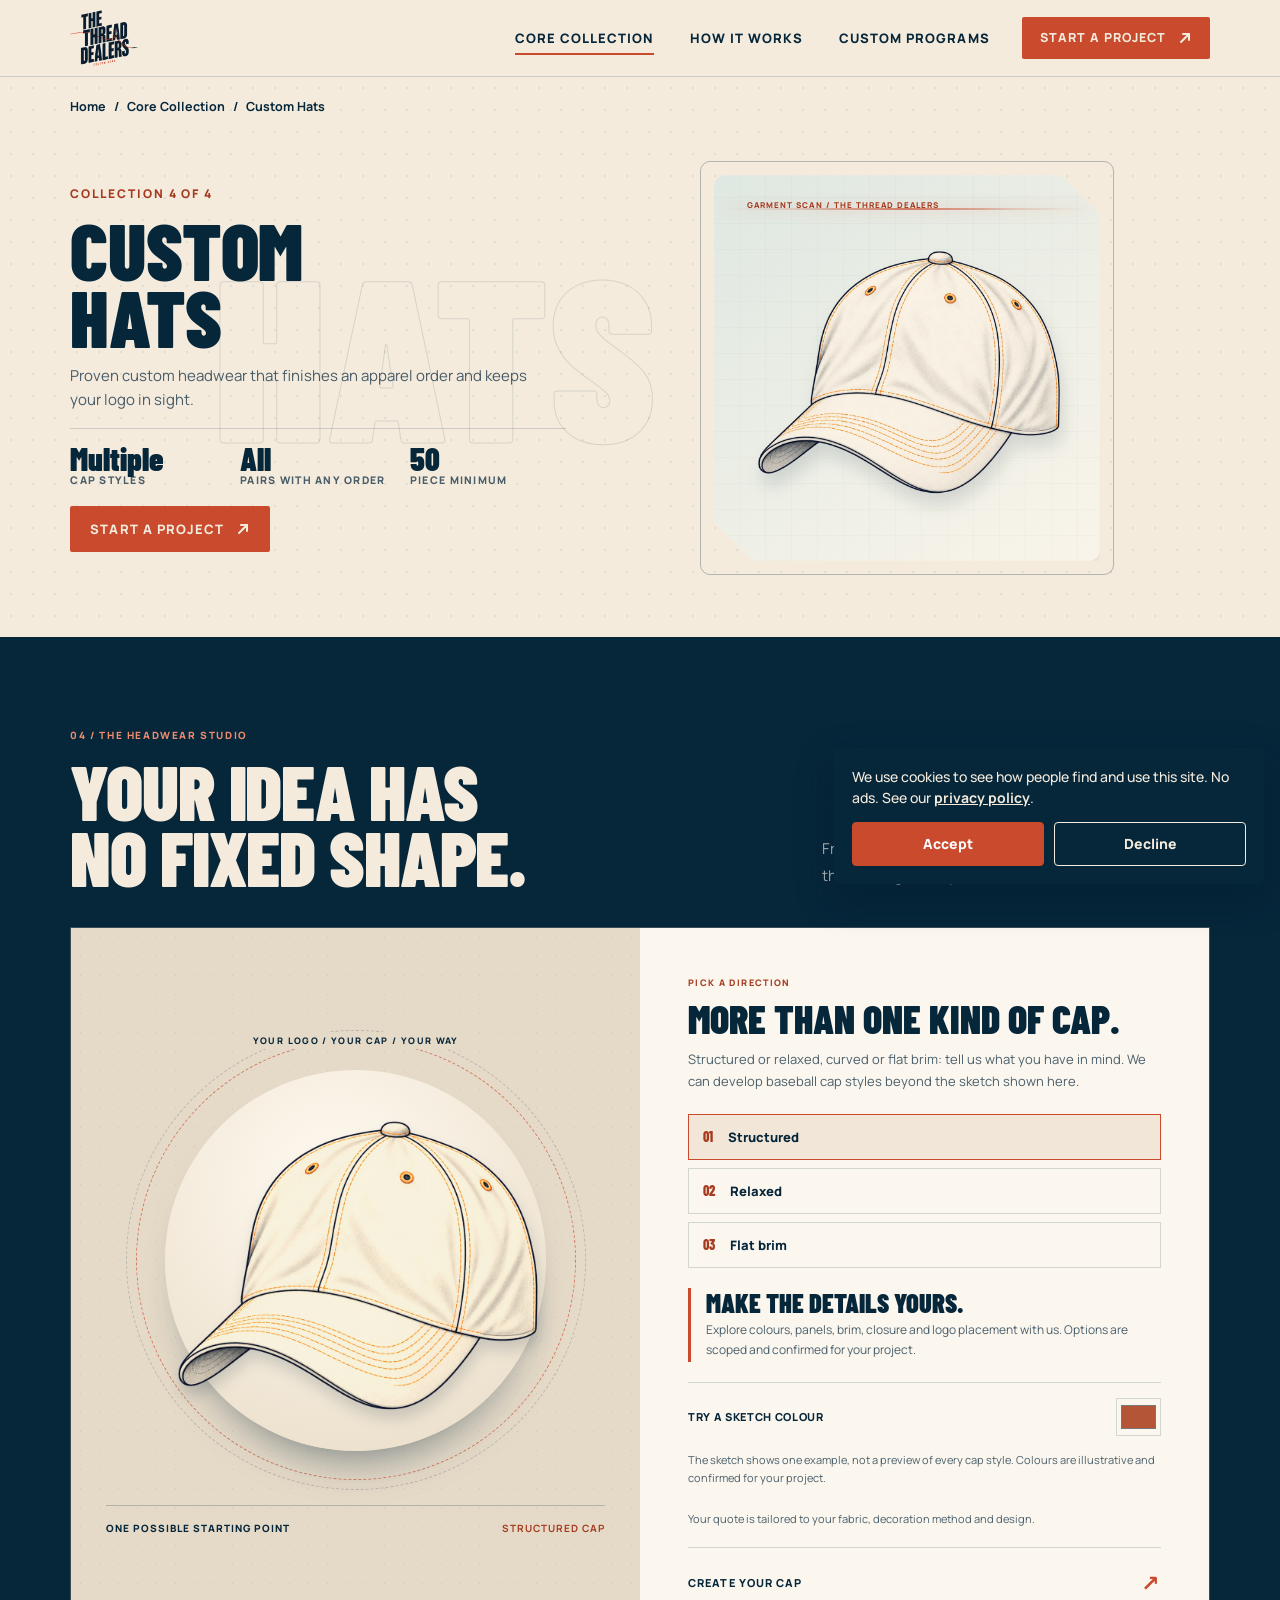
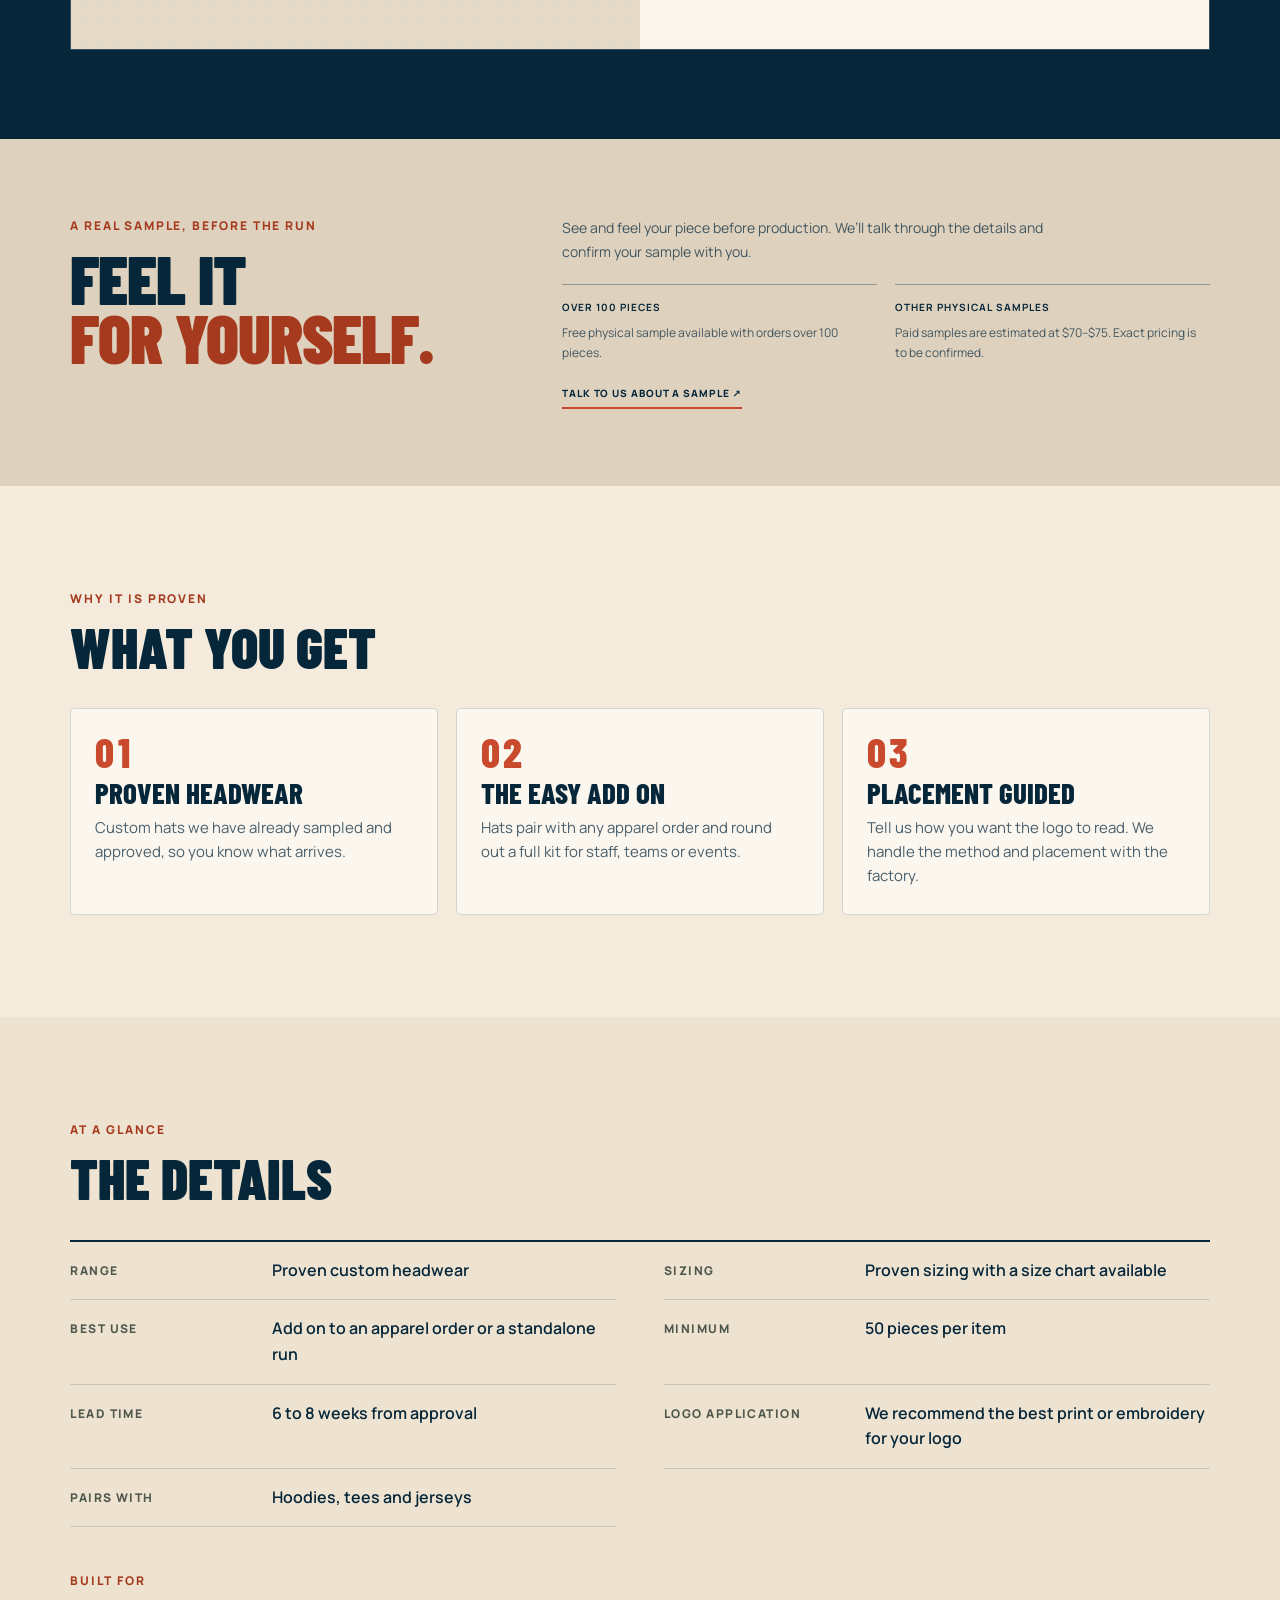
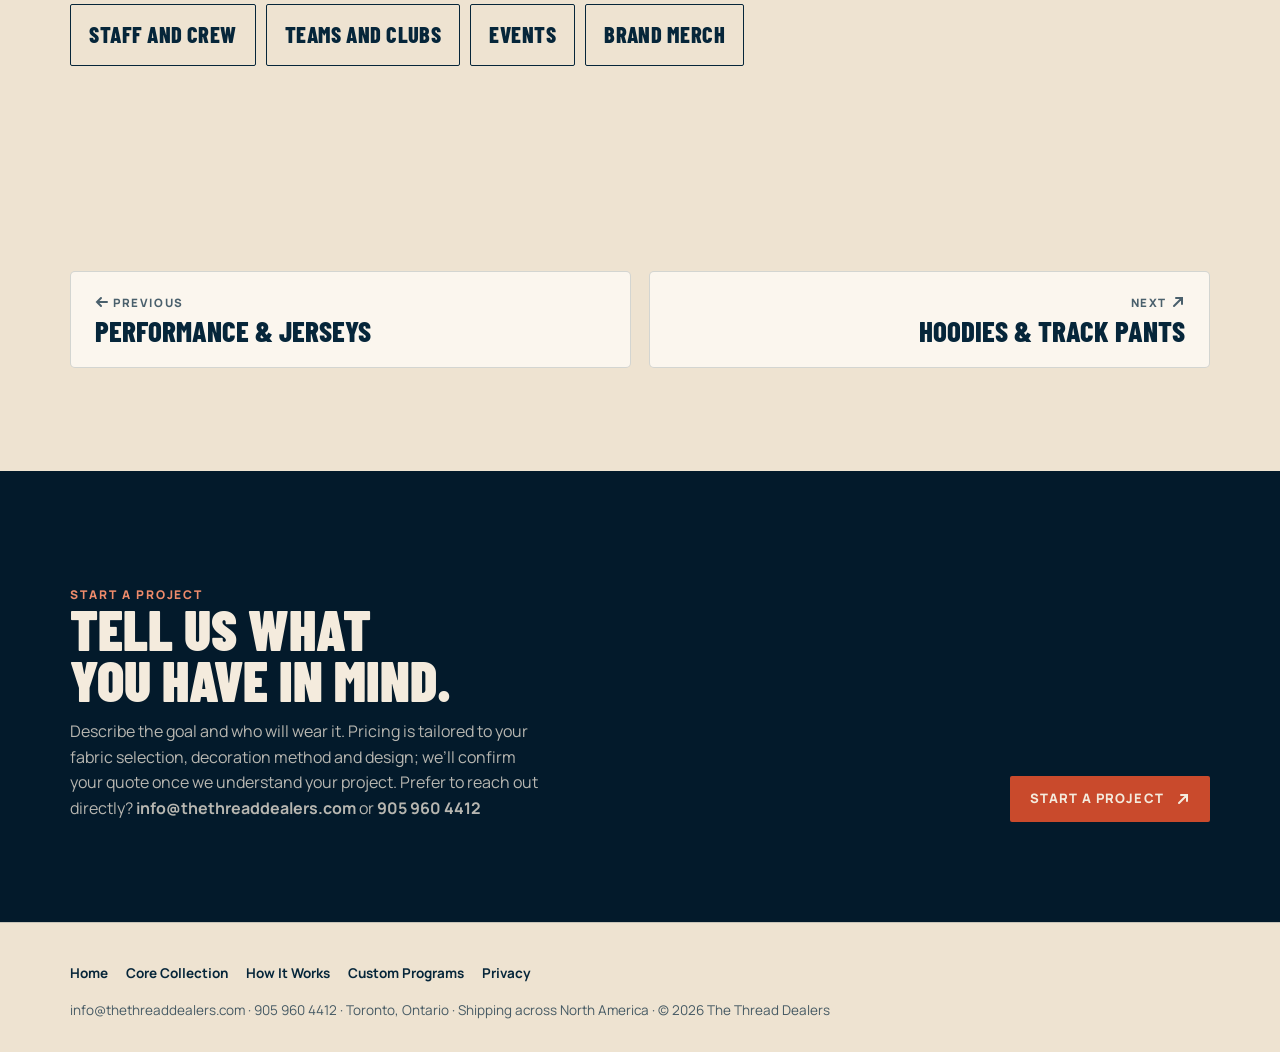
<file: custom-hats.html>
<!doctype html>
<html lang="en">
<head>
<meta charset="utf-8">
<meta name="viewport" content="width=device-width,initial-scale=1,viewport-fit=cover">
<title>Custom Hats in Toronto | The Thread Dealers</title>
<meta name="description" content="Proven custom headwear that finishes an apparel order and keeps your logo in sight. Custom made for businesses, teams and events. 50 piece minimum, 6 to 8 weeks, shipping across North America.">
<meta name="robots" content="index,follow">
<link rel="canonical" href="https://thethreaddealers.com/custom-hats.html">
<meta name="theme-color" content="#031A2B">
<meta property="og:type" content="website"><meta property="og:site_name" content="The Thread Dealers"><meta property="og:locale" content="en_CA">
<meta property="og:title" content="Custom Hats in Toronto | The Thread Dealers"><meta property="og:description" content="Proven custom headwear that finishes an apparel order and keeps your logo in sight. Custom made for businesses, teams and events. 50 piece minimum, 6 to 8 weeks, shipping across North America."><meta property="og:url" content="https://thethreaddealers.com/custom-hats.html">
<meta name="twitter:card" content="summary_large_image"><meta name="twitter:title" content="Custom Hats in Toronto | The Thread Dealers"><meta name="twitter:description" content="Proven custom headwear that finishes an apparel order and keeps your logo in sight. Custom made for businesses, teams and events. 50 piece minimum, 6 to 8 weeks, shipping across North America.">
<script type="application/ld+json">{"@context": "https://schema.org", "@graph": [{"@type": "BreadcrumbList", "itemListElement": [{"@type": "ListItem", "position": 1, "name": "Home", "item": "https://thethreaddealers.com/"}, {"@type": "ListItem", "position": 2, "name": "Core Collection", "item": "https://thethreaddealers.com/collection.html"}, {"@type": "ListItem", "position": 3, "name": "Custom Hats", "item": "https://thethreaddealers.com/custom-hats.html"}]}, {"@type": "Product", "name": "Custom Hats", "description": "Proven custom headwear that finishes an apparel order and keeps your logo in sight.", "brand": {"@type": "Brand", "name": "The Thread Dealers"}, "url": "https://thethreaddealers.com/custom-hats.html", "category": "Custom apparel"}]}</script>
<link rel="preconnect" href="https://fonts.googleapis.com"><link rel="preconnect" href="https://fonts.gstatic.com" crossorigin>
<link rel="stylesheet" href="https://fonts.googleapis.com/css2?family=Barlow+Condensed:wght@600;700;800;900&family=Manrope:wght@400;500;600;700;800&display=swap">
<style>:root{
  /* Layout: shared detail page system; cream canvas, navy bands, condensed display type */
  --cream:#F4EBDD;--cream-2:#EEE3D1;--paper:#FBF6EE;--stone:#D8CCBA;--ink:#06263A;--deep:#031A2B;--rust:#C94A2C;--rust-ink:#A63A1F;--rust-lite:#EE8B6B;--olive:#4F584C;
  --muted:rgba(6,38,58,.72);--line:rgba(6,38,58,.16);--cream-line:rgba(244,235,221,.18);
  --display:"Barlow Condensed","Arial Narrow","Roboto Condensed",system-ui,sans-serif;
  --body:"Manrope",system-ui,-apple-system,"Segoe UI",Roboto,sans-serif;
  --gl:max(clamp(16px,5.5vw,84px),env(safe-area-inset-left,0px));--gr:max(clamp(16px,5.5vw,84px),env(safe-area-inset-right,0px));
  --head-h:76px;color-scheme:light;
}
*,*::before,*::after{box-sizing:border-box}
html{scroll-behavior:smooth;padding-top:env(safe-area-inset-top,0px);padding-bottom:env(safe-area-inset-bottom,0px)}
body{margin:0;background:var(--cream);color:var(--ink);font-family:var(--body);font-size:16px;line-height:1.6;-webkit-font-smoothing:antialiased}
body::before{content:"";position:fixed;inset:0 0 auto;height:env(safe-area-inset-top,0px);z-index:60;background:var(--cream)}
img{max-width:100%}
a{color:inherit}
:focus-visible{outline:3px solid var(--rust);outline-offset:3px;border-radius:2px}
.wrap{max-width:1280px;margin-inline:auto;padding-left:var(--gl);padding-right:var(--gr)}
h1,h2,h3{text-wrap:balance}
.dotgrid{background-image:radial-gradient(rgba(6,38,58,.14) 1px,transparent 1.3px);background-size:22px 22px}
.eyebrow{font-size:12px;font-weight:800;letter-spacing:.16em;text-transform:uppercase;color:var(--rust-ink);margin:0 0 14px}
.h2{font-family:var(--display);font-weight:900;text-transform:uppercase;font-size:clamp(2.2rem,4.4vw,3.8rem);line-height:.9;margin:0}
.lead{font-size:1.12rem;color:var(--muted);max-width:52ch;margin:18px 0 0}
.btn{display:inline-flex;align-items:center;gap:12px;background:var(--rust);color:var(--cream);font:800 13px/1 var(--body);letter-spacing:.08em;text-transform:uppercase;padding:16px 20px;border-radius:2px;text-decoration:none;transition:background .2s}
.btn:hover{background:var(--ink)}
.btn svg,.link svg{width:14px;height:14px}
.link{font-weight:800;font-size:13px;letter-spacing:.08em;text-transform:uppercase;text-decoration:none;display:inline-flex;align-items:center;gap:10px;padding-bottom:4px;border-bottom:2px solid var(--rust);transition:gap .2s}
.link:hover{gap:14px}
/* header */
.top{position:sticky;top:env(safe-area-inset-top,0px);z-index:50;background:rgba(244,235,221,.94);-webkit-backdrop-filter:blur(12px);backdrop-filter:blur(12px);border-bottom:1px solid var(--line)}
.top-inner{display:flex;align-items:center;gap:32px;height:var(--head-h)}
.brand img{display:block;height:56px;width:auto}
.nav{margin-left:auto}
.nav ul{display:flex;gap:36px;list-style:none;margin:0;padding:0}
.nav a{font-weight:800;font-size:13px;letter-spacing:.08em;text-transform:uppercase;text-decoration:none;padding:6px 0;border-bottom:2px solid transparent}
.nav a:hover,.nav a[aria-current="page"]{border-bottom-color:var(--rust)}
.top .btn{padding:14px 18px;font-size:12.5px}
.menu-btn{display:none;margin-left:auto;background:none;border:1.5px solid var(--ink);border-radius:2px;width:44px;height:42px;color:var(--ink);cursor:pointer;align-items:center;justify-content:center}
.menu-btn svg{width:20px;height:20px}
.nav-cta{display:none}
/* hero */
.p-hero{padding-block:clamp(36px,6vw,72px) clamp(56px,8vw,100px);border-bottom:1px solid var(--line)}
.crumbs{display:flex;flex-wrap:wrap;gap:8px;font-size:12.5px;font-weight:700;color:var(--muted);margin:0 0 clamp(28px,5vw,52px)}
.crumbs a{text-decoration:none}
.crumbs a:hover{color:var(--rust-ink)}
.p-hero-grid{display:grid;grid-template-columns:minmax(0,1fr) minmax(0,1fr);gap:clamp(28px,5vw,72px);align-items:center}
.p-title{font-family:var(--display);font-weight:900;text-transform:uppercase;font-size:clamp(3.2rem,8vw,7.4rem);line-height:.84;margin:0;letter-spacing:-.005em}
.chips{display:flex;flex-wrap:wrap;gap:8px;margin:22px 0 0;padding:0;list-style:none}
.chips li{font-size:12.5px;font-weight:800;letter-spacing:.06em;text-transform:uppercase;background:var(--paper);border:1px solid var(--line);border-radius:2px;padding:8px 11px}
.chips li.tag{position:relative;background:var(--rust);color:var(--cream);border-color:var(--rust);padding:9px 13px;box-shadow:0 8px 16px -8px rgba(201,74,44,.7)}
.chips li.tag::before{content:"";position:absolute;inset:3px;border:1px dashed rgba(244,235,221,.7);border-radius:1px;pointer-events:none}
.chips li.tag.sampling{background:var(--ink);border-color:var(--ink);box-shadow:none}
.cta-row{display:flex;flex-wrap:wrap;gap:16px 24px;align-items:center;margin-top:30px}
.art-card{background:var(--paper);border:1px solid var(--line);border-radius:6px;padding:clamp(18px,3vw,36px);background-image:radial-gradient(rgba(6,38,58,.1) 1px,transparent 1.3px);background-size:18px 18px}
.art-card figcaption{display:flex;justify-content:space-between;gap:12px;font-size:11.5px;font-weight:800;letter-spacing:.14em;text-transform:uppercase;color:var(--muted);margin-top:12px;padding-top:12px;border-top:1px solid var(--line)}
/* sections */
.sec{padding-block:clamp(56px,8vw,110px)}
.sec.alt{background:var(--cream-2)}
.sec-head{display:flex;flex-wrap:wrap;justify-content:space-between;align-items:end;gap:16px 40px;margin-bottom:36px}
.features{display:grid;grid-template-columns:repeat(3,minmax(0,1fr));gap:18px}
.feature{background:var(--paper);border:1px solid var(--line);border-radius:5px;padding:26px 24px;display:grid;gap:10px;align-content:start;transition:transform .35s cubic-bezier(.2,.8,.2,1),box-shadow .35s}
.feature:hover{transform:translateY(-6px);box-shadow:0 26px 40px -26px rgba(6,38,58,.5)}
.feature b{font-family:var(--display);font-weight:800;font-size:1.05rem;letter-spacing:.08em;color:var(--rust-ink)}
.feature h3{font-family:var(--display);font-weight:800;text-transform:uppercase;font-size:1.8rem;line-height:.95;margin:0}
.feature p{margin:0;color:var(--muted);font-size:15px}
.specs{display:grid;grid-template-columns:minmax(0,1fr) minmax(0,1fr);gap:0 48px;margin:0;border-top:2px solid var(--ink)}
.specs div{display:grid;grid-template-columns:minmax(120px,.7fr) minmax(0,1.3fr);gap:16px;padding:16px 0;border-bottom:1px solid var(--line);min-width:0}
.specs dt{font-size:12px;font-weight:800;letter-spacing:.12em;text-transform:uppercase;color:var(--olive);padding-top:3px}
.specs dd{margin:0;font-weight:600}
.for{display:flex;flex-wrap:wrap;gap:10px;list-style:none;margin:0;padding:0}
.for li{font-family:var(--display);font-weight:800;text-transform:uppercase;font-size:1.4rem;letter-spacing:.02em;padding:12px 18px;border:1.5px solid var(--ink);border-radius:2px}
/* steps and promises */
.mini-steps{list-style:none;margin:0;padding:0;display:grid;grid-template-columns:repeat(4,minmax(0,1fr));gap:18px;counter-reset:s}
.mini-steps li{border-top:2px solid var(--ink);padding-top:16px;counter-increment:s;min-width:0}
.mini-steps li::before{content:counter(s);display:grid;place-items:center;width:40px;height:40px;border-radius:50%;background:var(--ink);color:var(--cream);font-family:var(--display);font-weight:800;font-size:1.3rem;margin-bottom:14px}
.mini-steps h3{font-family:var(--display);font-weight:800;text-transform:uppercase;font-size:1.4rem;line-height:1;margin:0 0 8px}
.mini-steps p{margin:0;font-size:14.5px;color:var(--muted)}
.promises{display:grid;grid-template-columns:minmax(0,.8fr) minmax(0,.8fr) minmax(0,1.4fr);gap:16px;margin-top:36px}
.promise{background:var(--paper);border:1px solid var(--line);border-radius:5px;padding:22px 24px;display:grid;gap:8px;align-content:start;min-width:0}
.promise b{font-family:var(--display);font-weight:900;font-size:clamp(2.2rem,3.4vw,3.2rem);line-height:.9}
.promise span{font-size:14.5px;font-weight:600;color:var(--muted)}
.promise.sign{background:var(--ink);border-color:var(--ink);color:var(--cream);box-shadow:0 0 0 2px var(--rust)}
.promise.sign span{color:rgba(244,235,221,.82)}
.promise.sign .tag{font-size:11px;font-weight:800;letter-spacing:.16em;text-transform:uppercase;color:var(--rust-lite)}
/* detailed steps */
.big-steps{list-style:none;margin:0;padding:0;display:grid;gap:18px}
.big-step{display:grid;grid-template-columns:88px minmax(0,1fr) minmax(0,1fr) minmax(0,1fr);gap:24px;align-items:start;background:var(--paper);border:1px solid var(--line);border-radius:5px;padding:26px 28px}
.big-step .n{font-family:var(--display);font-weight:900;font-size:4.2rem;line-height:.8;color:var(--rust)}
.big-step h3{font-family:var(--display);font-weight:800;text-transform:uppercase;font-size:2rem;line-height:.95;margin:0}
.big-step h4{margin:0 0 6px;font-size:11.5px;font-weight:800;letter-spacing:.14em;text-transform:uppercase;color:var(--olive)}
.big-step p{margin:0;font-size:15px;color:var(--muted)}
/* faq */
.faq{display:grid;gap:10px;max-width:900px}
.faq details{background:var(--paper);border:1px solid var(--line);border-radius:4px;padding:0 22px}
.faq summary{cursor:pointer;list-style:none;padding:18px 0;font-weight:800;font-size:16.5px;display:flex;justify-content:space-between;gap:16px}
.faq summary::-webkit-details-marker{display:none}
.faq summary::after{content:"+";font-family:var(--display);font-size:1.6rem;line-height:.8;color:var(--rust)}
.faq details[open] summary::after{content:"\2212"}
.faq details p{margin:0 0 18px;color:var(--muted);max-width:65ch}
/* programs */
.progs{display:grid;grid-template-columns:repeat(2,minmax(0,1fr));gap:18px}
.prog{position:relative;background:var(--ink);color:var(--cream);border-radius:6px;padding:30px 30px 32px;display:grid;gap:12px;align-content:start;transition:transform .45s cubic-bezier(.2,.9,.25,1.15),box-shadow .45s;min-width:0}
.prog:hover{transform:translateY(-12px) scale(1.03);box-shadow:0 46px 70px -30px rgba(3,26,43,.85)}
.prog .k{display:flex;justify-content:space-between;gap:10px;font-size:11.5px;font-weight:800;letter-spacing:.16em;text-transform:uppercase;color:var(--stone)}
.prog .k .addon{background:var(--rust);color:var(--cream);padding:4px 8px;border-radius:2px}
.prog h3{font-family:var(--display);font-weight:800;text-transform:uppercase;font-size:2.3rem;line-height:.92;margin:0}
.prog p{margin:0;color:rgba(244,235,221,.8)}
.prog ul{margin:4px 0 0;padding:0;list-style:none;display:flex;flex-wrap:wrap;gap:8px}
.prog li{font-size:12.5px;font-weight:700;border:1px solid var(--cream-line);border-radius:2px;padding:6px 10px}
/* next and cta */
.pager{display:grid;grid-template-columns:repeat(2,minmax(0,1fr));gap:18px}
.pager a{display:grid;gap:4px;text-decoration:none;border:1px solid var(--line);border-radius:5px;padding:22px 24px;background:var(--paper);transition:border-color .2s,transform .3s}
.pager a:hover{border-color:var(--rust);transform:translateY(-4px)}
.pager small{font-size:11.5px;font-weight:800;letter-spacing:.14em;text-transform:uppercase;color:var(--muted)}
.pager strong{font-family:var(--display);font-weight:800;text-transform:uppercase;font-size:1.8rem;line-height:1}
.pager a.next{text-align:right}
.cta-band{background:var(--deep);color:var(--cream);padding-block:clamp(56px,8vw,100px)}
.cta-grid{display:flex;flex-wrap:wrap;justify-content:space-between;align-items:end;gap:24px 40px}
.cta-band .h2{max-width:16ch}
.cta-band p{color:rgba(244,235,221,.75);margin:14px 0 0;max-width:48ch}
.cta-band .eyebrow{color:var(--rust-lite)}
.mail{font-weight:700;user-select:all}
.foot{background:var(--cream-2);border-top:1px solid var(--line);padding-block:40px calc(30px + env(safe-area-inset-bottom,0px));font-size:13.5px;color:var(--muted)}
.foot .wrap{display:flex;flex-wrap:wrap;justify-content:space-between;gap:16px}
.foot a{text-decoration:none;font-weight:700;color:var(--ink);margin-right:18px}
/* flats */
.art-svg{display:block;width:100%;height:auto;overflow:visible}
.g-sil{fill:var(--paper);stroke:var(--ink);stroke-width:2.2;stroke-linejoin:round}
.g-dark{fill:rgba(6,38,58,.1);stroke:var(--ink);stroke-width:2;stroke-linejoin:round}
.g-btn{fill:var(--paper);stroke:var(--ink);stroke-width:1.6}
.g-seam{fill:none;stroke:var(--ink);stroke-width:1.2;stroke-linecap:round;stroke-linejoin:round;opacity:.7}
.g-rib{fill:none;stroke:var(--ink);stroke-width:.8;opacity:.45}
.g-fold{fill:none;stroke:var(--ink);stroke-width:.9;stroke-linecap:round;opacity:.3}
.g-stitch{fill:none;stroke:var(--rust);stroke-width:1.5;stroke-dasharray:3 2.6;stroke-linecap:round}
.num{font-family:var(--display);font-weight:900;font-size:46px;fill:none;stroke:var(--ink);stroke-width:1.5}
.callout path{fill:none;stroke:var(--ink);stroke-width:.8;opacity:.55}
.callout circle{fill:var(--rust)}
.callout text{font:800 8.4px var(--body);letter-spacing:.12em;fill:rgba(6,38,58,.7)}
@media (max-width:960px){
  .p-hero-grid{grid-template-columns:1fr}
  .features{grid-template-columns:1fr 1fr}
  .specs{grid-template-columns:1fr}
  .mini-steps{grid-template-columns:1fr 1fr}
  .promises{grid-template-columns:1fr 1fr}.promise.sign{grid-column:1 / -1}
  .big-step{grid-template-columns:64px minmax(0,1fr)}
  .big-step>div{grid-column:2}
}
@media (max-width:860px){
  .nav,.top .btn{display:none}
  .menu-btn{display:inline-flex}
  .top.open .nav{display:block;position:absolute;top:100%;left:0;right:0;background:var(--cream);border-bottom:1px solid var(--line);padding:8px var(--gr) 20px var(--gl)}
  .top.open .nav ul{flex-direction:column;gap:0}
  .top.open .nav a{display:block;padding:15px 0;border-bottom:1px solid var(--line)}
  .top.open .nav-cta{display:block}
}
@media (max-width:640px){
  .features,.mini-steps,.promises,.progs,.pager{grid-template-columns:1fr}
  .specs div{grid-template-columns:1fr;gap:4px}
  .big-step{grid-template-columns:1fr;gap:12px}
  .big-step>div{grid-column:1}
  .pager a.next{text-align:left}
}
@media (prefers-reduced-motion:reduce){*{transition-duration:.01ms!important}html{scroll-behavior:auto}}

/* Garment drawings (raster flats): sized by width so every browser lays them out the same */
.art-img{display:flex;align-items:center;justify-content:center;gap:5%;width:100%}
.art-img img{display:block;height:auto;max-width:none;filter:drop-shadow(0 12px 14px rgba(6,38,58,.14))}
.art-hd img:first-child{width:50%}
.art-hd img:last-child{width:25%}
.art-te img{width:50%}
.art-je img{width:54%}
.art-cp img{width:80%}
.tile-art{object-fit:contain}

/* ===== Shared motion for inner pages ===== */
.rv{opacity:0;transform:translateY(26px);transition:opacity .7s cubic-bezier(.2,.7,.2,1),transform .7s cubic-bezier(.2,.7,.2,1)}
.rv.in{opacity:1;transform:none}
.rv.d1{transition-delay:.08s}.rv.d2{transition-delay:.16s}.rv.d3{transition-delay:.24s}
@media (prefers-reduced-motion:reduce){.rv{opacity:1;transform:none}}
.no-js .rv{opacity:1;transform:none}

/* ===== Showroom hero (product pages) ===== */
.show{position:relative;background:var(--deep);color:var(--cream);overflow:hidden;padding-block:clamp(28px,4vw,48px) clamp(64px,8vw,110px);
  background-image:radial-gradient(rgba(244,235,221,.07) 1px,transparent 1.3px);background-size:22px 22px}
.show .crumbs{color:rgba(244,235,221,.6)}
.show .crumbs a:hover{color:var(--rust-lite)}
.show-ghost{position:absolute;left:50%;top:52%;transform:translate(-50%,-50%);font-family:var(--display);font-weight:900;text-transform:uppercase;font-size:clamp(7rem,22vw,22rem);line-height:.8;white-space:nowrap;color:transparent;-webkit-text-stroke:1.5px rgba(244,235,221,.12);pointer-events:none;user-select:none}
.show-grid{position:relative;display:grid;grid-template-columns:minmax(0,.9fr) minmax(0,1.1fr);gap:clamp(24px,4vw,64px);align-items:center}
.show .eyebrow{color:var(--rust-lite)}
.show .p-title{color:var(--cream)}
.show .lead{color:rgba(244,235,221,.78)}
.show .chips li{background:rgba(244,235,221,.06);border-color:rgba(244,235,221,.2);color:var(--cream)}
.show .link{color:var(--cream)}
.stage-art{position:relative;aspect-ratio:1;max-width:620px;width:100%;justify-self:center;display:grid;place-items:center}
.stage-ring{position:absolute;inset:4%;border-radius:50%;border:2px dashed rgba(201,74,44,.55);animation:spin 40s linear infinite}
.stage-ring.r2{inset:13%;border:1px solid rgba(244,235,221,.12);animation-duration:70s;animation-direction:reverse}
.stage-ring.r2::before{content:"";position:absolute;top:-5px;left:50%;width:10px;height:10px;margin-left:-5px;border-radius:50%;background:var(--rust)}
.stage-disc{position:absolute;inset:16%;border-radius:50%;background:radial-gradient(circle at 50% 40%,#F7EFE2,#E9DCC6 70%);box-shadow:0 40px 80px -30px rgba(0,0,0,.7)}
@keyframes spin{to{transform:rotate(360deg)}}
.stage-art .art-img{position:relative;width:86%}
.stage-art .art-img img{filter:drop-shadow(0 18px 18px rgba(6,38,58,.22))}
.stage-art.enter .art-img{animation:artIn 1s cubic-bezier(.2,.9,.25,1.1) both .15s}
@keyframes artIn{from{opacity:0;transform:translateY(40px) rotate(-6deg) scale(.86)}to{opacity:1;transform:none}}
.stamp-big{position:absolute;right:2%;top:6%;width:min(40%,220px);transform:rotate(-12deg);z-index:2}
.stamp-big svg{display:block;width:100%;height:auto;overflow:visible}
.stamp-big .o{fill:none;stroke:var(--rust);stroke-width:6}.stamp-big .i{fill:none;stroke:var(--rust);stroke-width:2}
.stamp-big .c{fill:none;stroke:var(--rust);stroke-width:4.5}
.stamp-big .k{fill:none;stroke:var(--rust);stroke-width:9;stroke-linecap:round;stroke-linejoin:round;stroke-dasharray:1;stroke-dashoffset:1}
.stamp-big text{fill:var(--rust)}
.stamp-big .t{font:900 40px var(--display);letter-spacing:1px}.stamp-big .s{font:800 9.5px var(--body);letter-spacing:1.6px}
.stage-art.enter .stamp-big{animation:slam .55s cubic-bezier(.5,0,.8,.3) both 1s}
.stage-art.enter .stamp-big .k{animation:draw .55s ease-out forwards 1.55s}
@keyframes slam{0%{opacity:0;transform:rotate(-30deg) scale(2.6)}80%{opacity:1;transform:rotate(-12deg) scale(.94)}100%{opacity:1;transform:rotate(-12deg) scale(1)}}
@keyframes draw{to{stroke-dashoffset:0}}
.stat-row{display:flex;flex-wrap:wrap;gap:10px 28px;margin-top:26px;padding-top:20px;border-top:1px solid var(--cream-line)}
.stat-row div{display:grid}
.stat-row b{font-family:var(--display);font-weight:900;font-size:2rem;line-height:1}
.stat-row span{font-size:12px;font-weight:800;letter-spacing:.12em;text-transform:uppercase;color:rgba(244,235,221,.6)}

/* feature cards: numbered, lift on hover */
.feature{position:relative;overflow:hidden}
.feature::after{content:"";position:absolute;left:0;bottom:0;height:3px;width:100%;background:var(--rust);transform:scaleX(0);transform-origin:0 50%;transition:transform .45s}
.feature:hover::after{transform:scaleX(1)}
.feature b{font-size:2.6rem;line-height:.8;color:var(--rust)}

/* specs: tag style rows */
.specs div{transition:background .25s,padding .25s}
.specs div:hover{background:var(--paper);padding-left:12px}

/* ===== Collection page ===== */
.col-hero{position:relative;background:var(--deep);color:var(--cream);overflow:hidden;padding-block:clamp(28px,4vw,48px) 0;
  background-image:radial-gradient(rgba(244,235,221,.07) 1px,transparent 1.3px);background-size:22px 22px}
.col-hero .crumbs{color:rgba(244,235,221,.6)}
.col-hero .eyebrow{color:var(--rust-lite)}
.col-title{font-family:var(--display);font-weight:900;text-transform:uppercase;font-size:clamp(3.4rem,10vw,10rem);line-height:.82;margin:0;letter-spacing:-.005em}
.col-title span{display:block;color:var(--rust)}
.col-intro{display:flex;flex-wrap:wrap;justify-content:space-between;align-items:end;gap:20px 48px}
.col-intro p{max-width:44ch;color:rgba(244,235,221,.78);margin:0;font-size:1.06rem}
/* the rail: four hang tags on a rod */
.rail-wrap{position:relative;margin-top:clamp(30px,5vw,56px);padding-top:26px}
.rod{position:absolute;left:-4%;right:-4%;top:26px;height:6px;border-radius:3px;background:linear-gradient(#9A8A66,#E4D6A8 40%,#8D7C58)}
.tags{position:relative;display:grid;grid-template-columns:repeat(4,minmax(0,1fr));gap:18px;list-style:none;margin:0;padding:0}
.tag-btn{position:relative;display:block;width:100%;text-align:left;font:inherit;color:inherit;background:none;border:0;padding:44px 0 0;cursor:pointer;transform-origin:50% 0;animation:sway 5s ease-in-out infinite}
.tags li:nth-child(2) .tag-btn{animation-delay:-1.2s}.tags li:nth-child(3) .tag-btn{animation-delay:-2.6s}.tags li:nth-child(4) .tag-btn{animation-delay:-3.8s}
@keyframes sway{0%,100%{transform:rotate(-1.2deg)}50%{transform:rotate(1.2deg)}}
.tag-btn:hover{animation-play-state:paused}
.hook{position:absolute;left:50%;top:-6px;width:36px;height:52px;margin-left:-18px;pointer-events:none}
.hook path{fill:none;stroke:#C9B98E;stroke-width:3;stroke-linecap:round}
.tag-card{position:relative;background:var(--cream);color:var(--ink);border-radius:6px;padding:18px 18px 16px;display:grid;gap:10px;transition:transform .45s cubic-bezier(.2,.9,.25,1.2),box-shadow .45s,background .3s;box-shadow:0 22px 40px -28px rgba(0,0,0,.8);background-image:radial-gradient(rgba(6,38,58,.1) 1px,transparent 1.3px);background-size:16px 16px}
.tag-card::before{content:"";position:absolute;left:50%;top:-1px;width:16px;height:16px;margin-left:-8px;border-radius:50%;background:var(--deep);box-shadow:0 0 0 3px #C9B98E}
.tag-card .n{font-family:var(--display);font-weight:800;font-size:1rem;letter-spacing:.1em;color:var(--rust-ink)}
.tag-card .pic{height:clamp(110px,12vw,170px);display:flex;align-items:center;justify-content:center;gap:6%}
.tag-card .pic img{height:100%;width:auto;max-width:62%;object-fit:contain;filter:drop-shadow(0 10px 10px rgba(6,38,58,.16));transition:transform .5s cubic-bezier(.2,.9,.25,1.2)}
.tag-card .pic img+img{max-width:30%}
.tag-card h3{font-family:var(--display);font-weight:900;text-transform:uppercase;font-size:clamp(1.4rem,2vw,2rem);line-height:.9;margin:0}
.tag-btn:hover .tag-card{transform:translateY(8px)}
.tag-btn:hover .pic img{transform:scale(1.06) rotate(-2deg)}
.tag-btn[aria-pressed="true"] .tag-card{transform:translateY(18px);background-color:#FFF8EC;box-shadow:0 34px 50px -24px rgba(0,0,0,.9),0 0 0 3px var(--rust)}
.tag-btn[aria-pressed="true"]{animation-play-state:paused}
.tag-btn:focus-visible{outline:none}
.tag-btn:focus-visible .tag-card{box-shadow:0 0 0 3px var(--rust-lite)}
/* stage for the selected piece */
.sel{position:relative;margin-top:clamp(56px,7vw,90px);padding-block:clamp(40px,6vw,72px);background:var(--cream);color:var(--ink)}
.sel::before{content:"";position:absolute;left:50%;top:0;width:2px;height:clamp(56px,7vw,90px);margin-top:calc(-1 * clamp(56px,7vw,90px));background:repeating-linear-gradient(var(--rust) 0 6px,transparent 6px 12px)}
.sel-grid{display:grid;grid-template-columns:minmax(0,1.05fr) minmax(0,.95fr);gap:clamp(24px,4vw,64px);align-items:center}
.sel .stage-disc{background:radial-gradient(circle at 50% 40%,#FFFFFF,#EFE3CF 70%);box-shadow:0 30px 60px -30px rgba(6,38,58,.45)}
.sel .stage-ring.r2{border-color:rgba(6,38,58,.14)}
.sel-copy{min-width:0}
.sel-count{display:flex;align-items:baseline;gap:12px;font-family:var(--display);font-weight:800}
.sel-count b{font-size:4.6rem;line-height:.8;color:var(--rust)}
.sel-count span{font-size:1.1rem;letter-spacing:.1em;color:var(--muted)}
.sel-name{font-family:var(--display);font-weight:900;text-transform:uppercase;font-size:clamp(2.8rem,5.6vw,5.4rem);line-height:.86;margin:14px 0 0}
.sel-lead{color:var(--muted);font-size:1.08rem;max-width:46ch;margin:16px 0 0}
.sel-list{list-style:none;margin:22px 0 0;padding:0;display:grid;gap:10px}
.sel-list li{display:grid;grid-template-columns:28px 1fr;gap:12px;align-items:center;font-weight:700}
.sel-list li::before{content:"";width:28px;height:28px;border-radius:50%;background:var(--rust) url("data:image/svg+xml,%3Csvg xmlns='http://www.w3.org/2000/svg' viewBox='0 0 16 16'%3E%3Cpath d='M4.5 8.4l2.3 2.3 4.7-5' fill='none' stroke='%23F4EBDD' stroke-width='2' stroke-linecap='round' stroke-linejoin='round'/%3E%3C/svg%3E") center/16px no-repeat}
.sel-cta{display:flex;flex-wrap:wrap;gap:14px 24px;align-items:center;margin-top:28px}
.sel-switch .sel-copy>*{animation:copyIn .6s cubic-bezier(.2,.8,.2,1) both}
.sel-switch .sel-copy>*:nth-child(2){animation-delay:.05s}.sel-switch .sel-copy>*:nth-child(3){animation-delay:.1s}.sel-switch .sel-copy>*:nth-child(4){animation-delay:.15s}.sel-switch .sel-copy>*:nth-child(5){animation-delay:.2s}
@keyframes copyIn{from{opacity:0;transform:translateX(30px)}to{opacity:1;transform:none}}
.sel-switch .art-img{animation:artIn .8s cubic-bezier(.2,.9,.25,1.1) both}
.sel-switch .stamp-big{animation:slam .5s cubic-bezier(.5,0,.8,.3) both .45s}
.sel-switch .stamp-big .k{animation:draw .5s ease-out forwards .95s}
.sel-nav{display:flex;gap:8px;margin-top:24px}
.sel-nav button{width:46px;height:46px;border-radius:50%;border:1.5px solid var(--ink);background:none;color:var(--ink);cursor:pointer;display:grid;place-items:center;transition:background .2s,color .2s}
.sel-nav button:hover{background:var(--ink);color:var(--cream)}
.sel-nav svg{width:16px;height:16px}
/* chooser */
.chooser{display:grid;grid-template-columns:minmax(0,.8fr) minmax(0,1.2fr);gap:clamp(24px,4vw,56px);align-items:start}
.purpose{display:flex;flex-wrap:wrap;gap:10px;margin-top:20px}
.purpose button{font:700 15px var(--body);padding:12px 16px;border-radius:2px;border:1.5px solid rgba(6,38,58,.3);background:var(--paper);color:var(--ink);cursor:pointer;transition:background .2s,color .2s,border-color .2s}
.purpose button:hover{border-color:var(--ink)}
.purpose button[aria-pressed="true"]{background:var(--ink);color:var(--cream);border-color:var(--ink)}
.picks{display:grid;grid-template-columns:repeat(2,minmax(0,1fr));gap:14px}
.pick{display:grid;grid-template-columns:72px 1fr;gap:14px;align-items:center;text-decoration:none;background:var(--paper);border:1px solid var(--line);border-radius:5px;padding:14px;transition:opacity .35s,transform .35s,border-color .3s,box-shadow .35s}
.pick img{width:72px;height:72px;object-fit:contain}
.pick strong{font-family:var(--display);font-weight:800;text-transform:uppercase;font-size:1.3rem;line-height:.95;display:block}
.pick small{display:block;margin-top:4px;font-size:13px;color:var(--muted);font-weight:600}
.picks.filtering .pick{opacity:.32;transform:scale(.97)}
.picks.filtering .pick.match{opacity:1;transform:translateY(-4px);border-color:var(--rust);box-shadow:0 18px 30px -20px rgba(6,38,58,.6)}
.pick-note{margin:14px 0 0;font-size:14px;font-weight:600;color:var(--muted);min-height:1.5em}
/* compare */
.cmp-wrap{overflow-x:auto;margin-top:8px}
.cmp{width:100%;min-width:720px;border-collapse:collapse}
.cmp th,.cmp td{text-align:left;padding:16px 14px;border-bottom:1px solid var(--line);vertical-align:top;font-size:15px}
.cmp thead th{font-family:var(--display);font-weight:900;text-transform:uppercase;font-size:1.3rem;line-height:.95;border-bottom:2px solid var(--ink)}
.cmp tbody th{font-size:11.5px;font-weight:800;letter-spacing:.14em;text-transform:uppercase;color:var(--olive);width:150px}
.cmp tbody tr{transition:background .2s}
.cmp tbody tr:hover{background:var(--paper)}
.cmp a{font-weight:800;text-decoration:none;border-bottom:2px solid var(--rust)}

@media (max-width:960px){
  .show-grid,.sel-grid,.chooser{grid-template-columns:1fr}
  .stage-art{max-width:460px}
  .tags{grid-template-columns:repeat(4,minmax(150px,1fr));overflow-x:auto;padding:0 4px 20px;scroll-snap-type:x mandatory}
  .tags li{scroll-snap-align:start}
  .rail-wrap{margin-right:calc(-1 * var(--gr))}
}
@media (max-width:640px){
  .picks{grid-template-columns:1fr}
  .tags{grid-template-columns:repeat(4,minmax(62vw,1fr))}
  .sel-count b{font-size:3.6rem}
}
@media (prefers-reduced-motion:reduce){.tag-btn,.stage-ring{animation:none}}
/* How it works */
.how{position:relative}
.how-pin{padding-block:clamp(72px,10vw,130px)}
.how-head{display:flex;flex-wrap:wrap;justify-content:space-between;align-items:end;gap:20px 40px}
.steps{--n:72px;--gap:28px;list-style:none;margin:52px 0 0;padding:0;display:grid;grid-template-columns:repeat(4,minmax(0,1fr));gap:var(--gap);position:relative}
.steps::before,.steps::after{content:"";position:absolute;top:calc(var(--n) / 2 - 1px);left:calc(var(--n) / 2);right:calc((100% - 3 * var(--gap)) / 4 - var(--n) / 2);height:2px}
.steps::before{background:repeating-linear-gradient(90deg,rgba(6,38,58,.35) 0 6px,transparent 6px 12px)}
.steps::after{background:var(--rust);transform-origin:0 50%;transform:scaleX(var(--sp,1))}
.steps li{position:relative;min-width:0;transition:opacity .45s,transform .45s cubic-bezier(.2,.8,.2,1)}
.step-num{position:relative;z-index:1;width:var(--n);height:var(--n);border-radius:50%;background:var(--cream);border:2px solid var(--ink);display:grid;place-items:center;font-family:var(--display);font-weight:800;font-size:2rem;font-variant-numeric:tabular-nums;transition:transform .5s cubic-bezier(.2,1.4,.4,1),opacity .4s,background .35s,color .35s,border-color .35s,box-shadow .35s}
.steps li:first-child .step-num{background:var(--ink);color:var(--cream)}
.steps.armed .step-num{transform:scale(.3);opacity:0}
.steps.armed.go .step-num{transform:none;opacity:1}
.steps.go li:nth-child(2) .step-num{transition-delay:.22s}
.steps.go li:nth-child(3) .step-num{transition-delay:.44s}
.steps.go li:nth-child(4) .step-num{transition-delay:.66s}
.steps h3{font-family:var(--display);font-weight:800;text-transform:uppercase;font-size:1.85rem;line-height:.95;margin:22px 0 10px}
.steps p{margin:0;color:var(--muted);font-size:15px;max-width:30ch}
.promises{display:grid;grid-template-columns:minmax(0,.8fr) minmax(0,.8fr) minmax(0,1.4fr);gap:16px;margin-top:clamp(40px,5vw,64px)}
.promise{background:var(--paper);border:1px solid var(--line);border-radius:5px;padding:22px 24px;display:grid;gap:8px;align-content:start;min-width:0}
.promise b{font-family:var(--display);font-weight:900;font-size:clamp(2.4rem,3.6vw,3.4rem);line-height:.9;font-variant-numeric:tabular-nums}
.promise span{font-size:14.5px;font-weight:600;color:var(--muted)}
.promise.sign{background:var(--ink);color:var(--cream);border-color:var(--ink);position:relative;grid-template-columns:minmax(0,1fr) auto;column-gap:22px;transition:box-shadow .5s,transform .5s}
.promise.sign b{color:var(--cream);grid-column:1}
.promise.sign span{color:rgba(244,235,221,.82);grid-column:1}
.promise.sign .tag{font-size:11px;font-weight:800;letter-spacing:.16em;text-transform:uppercase;color:var(--rust-lite);grid-column:1}
.sig{grid-column:2;grid-row:1 / span 3;align-self:center;width:200px;height:auto}
.sig .sig-line{stroke:rgba(244,235,221,.5);stroke-width:1.5;fill:none}
.sig .sig-x{stroke:var(--rust-lite);stroke-width:2;fill:none;stroke-linecap:round}
.sig .sig-ink{stroke:var(--cream);stroke-width:2.2;fill:none;stroke-linecap:round;stroke-linejoin:round;stroke-dasharray:420;stroke-dashoffset:0;transition:stroke-dashoffset 1.4s cubic-bezier(.6,.1,.3,1)}
.sig small{font:700 9px var(--body)}
.sig text{font:800 8.5px var(--body);letter-spacing:.16em;fill:rgba(244,235,221,.55)}
/* static progress look: step 1 active, the rest still to come */
.steps::after{transform:scaleX(.14)}
.steps li:first-child .step-num{background:var(--rust);border-color:var(--rust);color:var(--cream);box-shadow:0 0 0 8px rgba(201,74,44,.14)}
.steps li:not(:first-child) .step-num{background:var(--cream);border:2px dashed rgba(6,38,58,.5);color:var(--ink)}
.sig-armed .sig .sig-ink{stroke-dashoffset:420}
.sig-armed .promises.lit .sig .sig-ink{stroke-dashoffset:0}
.promises.lit .promise.sign{transform:translateY(-8px);box-shadow:0 30px 50px -26px rgba(6,38,58,.8),0 0 0 2px var(--rust)}
@media (max-width:959px){.promises{grid-template-columns:1fr 1fr}.promise.sign{grid-column:1 / -1}}
@media (max-width:640px){.promises{grid-template-columns:1fr}.promise.sign{grid-template-columns:1fr}.sig{grid-column:1;grid-row:auto;width:180px}}




/* numbers light up in order once the section is reached */
.steps::after{transition:transform 1.05s cubic-bezier(.45,0,.3,1) .1s}
.steps.play::after{transform:scaleX(1)}
.steps li:not(:first-child) .step-num{transition:background .35s,border-color .35s,color .35s,box-shadow .35s}
.steps.play li:not(:first-child) .step-num{background:var(--rust);border:2px solid var(--rust);color:var(--cream);box-shadow:0 0 0 8px rgba(201,74,44,.14);animation:stepPop .45s cubic-bezier(.3,1.6,.5,1) both}
.steps.play li:nth-child(2) .step-num{transition-delay:.38s;animation-delay:.38s}
.steps.play li:nth-child(3) .step-num{transition-delay:.7s;animation-delay:.7s}
.steps.play li:nth-child(4) .step-num{transition-delay:1.02s;animation-delay:1.02s}
.steps.play li:first-child .step-num{animation:stepPop .45s cubic-bezier(.3,1.6,.5,1) .05s both}
@keyframes stepPop{0%{transform:scale(1)}45%{transform:scale(1.2)}100%{transform:scale(1)}}
@media (max-width:959px){.steps.play::after{transform:scaleY(1)}}
@media (max-width:959px){
  .steps{grid-template-columns:1fr;gap:34px}
  .steps::before,.steps::after{top:calc(var(--n) / 2);bottom:calc(var(--n) / 2);left:calc(var(--n) / 2 - 1px);right:auto;width:2px;height:auto}
  .steps::before{background:repeating-linear-gradient(rgba(6,38,58,.35) 0 6px,transparent 6px 12px)}
  .steps::after{transform-origin:50% 0;transform:scaleY(var(--sp,1))}
  .steps li{display:grid;grid-template-columns:var(--n) 1fr;column-gap:20px}
  .steps h3{margin-top:6px}
  .steps h3,.steps p{grid-column:2}
  .step-num{grid-row:1 / span 2}
}
}
@media (max-width:959px){.steps::after{transform:scaleY(.14)}.steps.play::after{transform:scaleY(1)}}
.how{background-color:var(--cream)}
.how-head{display:flex;flex-wrap:wrap;justify-content:space-between;align-items:end;gap:20px 40px}

/* Hangers: the four tags slide along the rod one at a time, then their numbers pop */
.tags li{animation:hangIn 1.1s cubic-bezier(.2,.85,.25,1.05) both}
.tags li:nth-child(1){animation-delay:.25s}.tags li:nth-child(2){animation-delay:.45s}.tags li:nth-child(3){animation-delay:.65s}.tags li:nth-child(4){animation-delay:.85s}
@keyframes hangIn{0%{opacity:0;transform:translateX(-70vw) rotate(-14deg)}60%{opacity:1;transform:translateX(14px) rotate(5deg)}80%{transform:translateX(-4px) rotate(-2deg)}100%{opacity:1;transform:none}}
.tag-card .n{display:inline-grid;place-items:center;width:2.1em;height:2.1em;border-radius:50%;background:var(--rust);color:var(--cream);font-size:1.15rem;letter-spacing:0;animation:numPop .5s cubic-bezier(.3,1.7,.5,1) both}
.tags li:nth-child(1) .n{animation-delay:1.05s}.tags li:nth-child(2) .n{animation-delay:1.25s}.tags li:nth-child(3) .n{animation-delay:1.45s}.tags li:nth-child(4) .n{animation-delay:1.65s}
@keyframes numPop{from{opacity:0;transform:scale(0)}to{opacity:1;transform:none}}
.rod{animation:rodIn .8s cubic-bezier(.6,0,.2,1) both}
@keyframes rodIn{from{transform:scaleX(0);transform-origin:0 50%}to{transform:scaleX(1);transform-origin:0 50%}}

/* Turntable: each piece turns slowly on its disc with light and shadow shifting */
.stage-art .art-img{perspective:900px}
.stage-art .art-img img{animation:turn 9s ease-in-out infinite;transform-style:preserve-3d}
.stage-art .art-img img+img{animation-delay:-.6s}
@keyframes turn{
  0%,100%{transform:rotateY(-30deg);filter:drop-shadow(-14px 18px 16px rgba(6,38,58,.24)) brightness(.95)}
  50%{transform:rotateY(30deg);filter:drop-shadow(14px 18px 16px rgba(6,38,58,.24)) brightness(.95)}
  25%,75%{filter:drop-shadow(0 20px 16px rgba(6,38,58,.2)) brightness(1.04)}}
.stage-art::after{content:"";position:absolute;left:30%;right:30%;bottom:16%;height:5%;border-radius:50%;background:radial-gradient(closest-side,rgba(6,38,58,.28),transparent);animation:shadow 9s ease-in-out infinite;z-index:0}
.stage-art .art-img{z-index:1}
@keyframes shadow{0%,50%,100%{transform:scaleX(.8)}25%,75%{transform:scaleX(1.1)}}
@media (prefers-reduced-motion:reduce){.tags li,.tag-card .n,.rod,.stage-art .art-img img,.stage-art::after{animation:none}}
.how .promise b{font-size:clamp(2rem,2.7vw,2.7rem)}

/* ===== Showcase: shared fill for the open space ===== */
.sel-stage{max-width:660px}
.sel-ghost{position:absolute;left:50%;top:50%;transform:translate(-50%,-50%);font-family:var(--display);font-weight:900;text-transform:uppercase;font-size:clamp(5rem,12vw,11rem);line-height:.8;color:transparent;-webkit-text-stroke:1.5px rgba(6,38,58,.1);white-space:nowrap;pointer-events:none;z-index:0}
.sel-stage .stage-ring,.sel-stage .stage-disc{z-index:0}
.opt-blue,.opt-blue-grid,.opt-swatch,.opt-ring{display:none}
[data-show="blue"] .opt-blue,[data-show="blue"] .opt-blue-grid,[data-show="swatch"] .opt-swatch,[data-show="ring"] .opt-ring{display:block}
/* Option 1: blueprint callouts */
.opt-blue-grid{position:absolute;inset:-6%;z-index:0;background-image:linear-gradient(rgba(6,38,58,.07) 1px,transparent 1px),linear-gradient(90deg,rgba(6,38,58,.07) 1px,transparent 1px);background-size:28px 28px;-webkit-mask-image:radial-gradient(circle,#000 45%,transparent 72%);mask-image:radial-gradient(circle,#000 45%,transparent 72%)}
.opt-blue{position:absolute;inset:-4%;width:108%;height:108%;z-index:2;overflow:visible;pointer-events:none}
.opt-blue path{fill:none;stroke:var(--rust);stroke-width:.35;stroke-dasharray:1;stroke-dashoffset:1;animation:draw .7s ease-out forwards;animation-delay:calc(.5s + var(--d))}
.opt-blue circle{fill:var(--rust);opacity:0;animation:fadeIn .3s forwards;animation-delay:calc(1.1s + var(--d))}
.opt-blue text{font:800 2.5px var(--body);letter-spacing:.35px;fill:var(--ink);opacity:0;animation:fadeIn .4s forwards;animation-delay:calc(.35s + var(--d))}
@keyframes fadeIn{to{opacity:1}}
/* Option 2: fabric swatches orbiting the piece */
.opt-swatch{position:absolute;inset:0;z-index:2;pointer-events:none}
.orb{position:absolute;inset:0;animation:spin 36s linear infinite}
.sw{position:absolute;inset:0;transform:rotate(var(--a))}
.swc{position:absolute;left:50%;top:3%;transform:rotate(calc(-1 * var(--a)))}
.swr{display:block;animation:spin 36s linear infinite reverse}
.sw i{display:block;width:62px;height:62px;margin:-31px 0 0 -31px;border-radius:50%;background:var(--c);background-image:repeating-linear-gradient(45deg,rgba(255,255,255,.14) 0 2px,transparent 2px 5px),repeating-linear-gradient(-45deg,rgba(0,0,0,.08) 0 2px,transparent 2px 5px);box-shadow:0 10px 18px -8px rgba(6,38,58,.6),inset 0 0 0 3px rgba(255,255,255,.5);border:2px dashed rgba(6,38,58,.25)}
.sw b{position:absolute;left:0;top:38px;transform:translateX(-50%);white-space:nowrap;font:800 11px var(--body);letter-spacing:.12em;text-transform:uppercase;color:var(--ink);background:var(--cream);padding:3px 7px;border-radius:2px}
.sel-switch .sw i{animation:swIn .6s cubic-bezier(.3,1.6,.5,1) both}
@keyframes swIn{from{transform:scale(0)}}
/* Option 3: rotating spec ring with badges */
.opt-ring{position:absolute;inset:-2%;z-index:2;pointer-events:none}
.opt-ring svg{position:absolute;inset:0;width:100%;height:100%;animation:spin 30s linear infinite}
.opt-ring text{font:800 7.4px var(--display);letter-spacing:2.6px;fill:var(--ink);opacity:.75}
.rb{position:absolute;font-family:var(--display);font-weight:900;text-transform:uppercase;font-size:1.25rem;line-height:1;background:var(--rust);color:var(--cream);padding:10px 14px;border-radius:3px;box-shadow:0 12px 20px -10px rgba(201,74,44,.8);animation:numPop .5s cubic-bezier(.3,1.7,.5,1) both}
.rb0{left:2%;top:18%;animation-delay:.4s}.rb1{right:0;top:44%;animation-delay:.55s;background:var(--ink)}.rb2{left:8%;bottom:10%;animation-delay:.7s}

/* ===== Find your fit cards ===== */
.fits{display:grid;grid-template-columns:repeat(4,minmax(0,1fr));gap:16px}
.fit{position:relative;display:flex;flex-direction:column;gap:12px;background:var(--ink);color:var(--cream);text-decoration:none;border-radius:6px;padding:22px 20px 20px;transition:transform .45s cubic-bezier(.2,.9,.25,1.15),box-shadow .45s,background .3s;min-width:0}
.fit:hover{transform:translateY(-14px) scale(1.03);background:#0A3350;box-shadow:0 40px 60px -28px rgba(3,26,43,.85),0 0 0 2px var(--rust)}
.fit-n{position:absolute;top:16px;left:16px;display:grid;place-items:center;width:34px;height:34px;border-radius:50%;background:var(--rust);font-family:var(--display);font-weight:800;font-size:1.1rem}
.fit-pic{height:150px;display:grid;place-items:center;background:radial-gradient(circle at 50% 55%,rgba(244,235,221,.95) 0 46%,transparent 47%)}
.fit-pic img{height:120px;width:auto;transition:transform .5s cubic-bezier(.2,.9,.25,1.2)}
.fit:hover .fit-pic img{transform:scale(1.1) rotate(-4deg)}
.fit strong{font-family:var(--display);font-weight:900;text-transform:uppercase;font-size:1.65rem;line-height:.92}
.fit ul{list-style:none;margin:0;padding:12px 0 0;border-top:1px solid var(--cream-line);display:grid;gap:12px}
.fit li{display:grid;grid-template-columns:20px 1fr;gap:10px;font-size:14px;line-height:1.35;color:rgba(244,235,221,.88)}
.fit li svg{width:20px;height:20px;color:var(--rust-lite)}
.fit li small{display:block;font-size:10.5px;font-weight:800;letter-spacing:.14em;text-transform:uppercase;color:rgba(244,235,221,.55)}
.fit-go{margin-top:auto;padding-top:8px;display:inline-flex;align-items:center;gap:8px;font-size:12.5px;font-weight:800;letter-spacing:.1em;text-transform:uppercase;color:var(--rust-lite)}
.fit-go svg{width:13px;height:13px}
@media (max-width:1100px){.fits{grid-template-columns:repeat(2,minmax(0,1fr))}}
@media (max-width:560px){.fits{grid-template-columns:1fr}.sw i{width:46px;height:46px;margin:-23px 0 0 -23px}.sw b{top:28px;font-size:9.5px}.rb{font-size:1rem;padding:8px 10px}}

/* ===== Hanger options ===== */
.tags.replay li,.tags.replay .n{animation:none}
[data-hang="drop"] .tags li{animation:dropOn 1s cubic-bezier(.3,1.5,.5,1) both}
@keyframes dropOn{0%{opacity:0;transform:translateY(-140%) rotate(6deg)}55%{opacity:1;transform:translateY(10px) rotate(-3deg)}75%{transform:translateY(-4px) rotate(1.5deg)}100%{opacity:1;transform:none}}
[data-hang="flip"] .tags{perspective:1200px}
[data-hang="flip"] .tags li{animation:flipOn 1.1s cubic-bezier(.2,.9,.3,1.15) both;transform-origin:50% 0}
@keyframes flipOn{0%{opacity:0;transform:rotateY(-110deg) rotateZ(-8deg)}50%{opacity:1}70%{transform:rotateY(18deg) rotateZ(2deg)}100%{opacity:1;transform:none}}
[data-hang="drop"] .rod,[data-hang="flip"] .rod{animation:rodIn .8s cubic-bezier(.6,0,.2,1) both}

/* ===== Option switcher (preview tool) ===== */
.opt-switch{position:fixed;left:50%;bottom:calc(14px + env(safe-area-inset-bottom,0px));transform:translateX(-50%);z-index:60;display:flex;flex-wrap:wrap;gap:6px 14px;justify-content:center;background:var(--deep);color:var(--cream);border:1px solid var(--cream-line);border-radius:4px;padding:7px 9px;box-shadow:0 14px 30px -12px rgba(0,0,0,.7);max-width:calc(100vw - 24px)}
.opt-switch div{display:flex;align-items:center;gap:3px}
.opt-switch span{font-size:10.5px;font-weight:800;letter-spacing:.14em;text-transform:uppercase;color:var(--stone);padding:0 6px}
.opt-switch button{font:800 12px var(--body);background:none;color:var(--cream);border:0;border-radius:2px;padding:7px 9px;cursor:pointer}
.opt-switch button[aria-pressed="true"]{background:var(--rust)}
@media (max-width:560px){.opt-switch span{display:none}.opt-switch button{padding:7px 7px;font-size:11px}}

/* ===== Showcase v2: four section-wide looks ===== */
.sx-beam,.sx-big,.sx-marq,.sx-plinth,.sx-string,.sx-hole,.sx-thumbs{display:none}
.sel{overflow:hidden;transition:background .5s,color .5s}
.sel .wrap{position:relative;z-index:1}
.sel-ghost{display:none}
[data-show="tag"] .sel-ghost,[data-show="ring"] .sel-ghost{display:block}
/* dark looks */
[data-show="spot"] .sel,[data-show="marq"] .sel{background:var(--deep);color:var(--cream)}
[data-show="spot"] .sel-lead,[data-show="marq"] .sel-lead{color:rgba(244,235,221,.78)}
[data-show="spot"] .sel-count span,[data-show="marq"] .sel-count span{color:rgba(244,235,221,.6)}
[data-show="spot"] .sel .link,[data-show="marq"] .sel .link{color:var(--cream)}
[data-show="spot"] .sel-nav button,[data-show="marq"] .sel-nav button{border-color:var(--cream);color:var(--cream)}
[data-show="spot"] .sel-nav button:hover,[data-show="marq"] .sel-nav button:hover{background:var(--cream);color:var(--ink)}
/* 1. Spotlight: a beam from above onto a lit plinth, giant number behind */
[data-show="spot"] .sx-beam{display:block;position:absolute;top:0;bottom:0;left:max(0px,calc(50% - 680px));width:min(54%,740px);background:linear-gradient(rgba(255,240,214,.34),rgba(255,240,214,.05) 85%);clip-path:polygon(42% 0,58% 0,96% 100%,4% 100%);filter:blur(8px);pointer-events:none;z-index:0}
.sel-switch .sx-beam{animation:beamOn .9s ease-out both}
@keyframes beamOn{0%{opacity:0}30%{opacity:.6}40%{opacity:.25}100%{opacity:1}}
[data-show="spot"] .sx-big{display:block;position:absolute;right:-2%;top:50%;transform:translateY(-50%);font-family:var(--display);font-weight:900;font-size:clamp(18rem,40vw,42rem);line-height:.8;color:transparent;-webkit-text-stroke:2px rgba(244,235,221,.09);pointer-events:none;z-index:0}
.sel-switch .sx-big{animation:bigIn .8s cubic-bezier(.2,.8,.2,1) both}
@keyframes bigIn{from{opacity:0;transform:translateY(-40%) scale(1.15)}}
[data-show="spot"] .stage-disc,[data-show="spot"] .stage-ring{display:none}
[data-show="spot"] .sx-plinth{display:block;position:absolute;left:10%;right:10%;bottom:6%;height:15%;border-radius:50%;background:radial-gradient(closest-side,rgba(255,240,214,.5),rgba(255,240,214,.08) 70%,transparent);box-shadow:inset 0 -3px 0 rgba(201,74,44,.6);z-index:0}
[data-show="spot"] .stage-art::after{background:radial-gradient(closest-side,rgba(0,0,0,.55),transparent)}
/* 2. Swing tag: the copy sits on a big brand swing tag tied to the piece */
[data-show="tag"] .sel-copy{position:relative;background:var(--paper);padding:44px 40px 34px;border-radius:4px;clip-path:polygon(28px 0,100% 0,100% 100%,0 100%,0 28px);box-shadow:0 30px 50px -30px rgba(6,38,58,.55);transform:rotate(-2.5deg);transform-origin:20px 20px;background-image:radial-gradient(rgba(6,38,58,.08) 1px,transparent 1.3px);background-size:16px 16px}
[data-show="tag"] .sel-copy::after{content:"";position:absolute;inset:10px;border:1.5px dashed rgba(201,74,44,.6);pointer-events:none;clip-path:polygon(20px 0,100% 0,100% 100%,0 100%,0 20px)}
[data-show="tag"] .sx-hole{display:block;position:absolute;left:24px;top:24px;width:22px;height:22px;border-radius:50%;background:var(--cream);box-shadow:inset 0 0 0 4px #C9B98E,inset 0 0 0 5px rgba(6,38,58,.3)}
[data-show="tag"] .sx-string{display:block;position:absolute;left:40%;top:16%;width:18%;height:20%;overflow:visible;pointer-events:none;z-index:2}
.sx-string path{fill:none;stroke:var(--rust);stroke-width:2;stroke-dasharray:5 4;vector-effect:non-scaling-stroke}
[data-show="tag"] .sel-switch .sel-copy{animation:tagSwing 1.4s cubic-bezier(.3,.6,.4,1) both}
[data-show="tag"] .sel-switch .sel-copy>*{animation:none}
@keyframes tagSwing{0%{transform:rotate(12deg)}35%{transform:rotate(-7deg)}60%{transform:rotate(1deg)}80%{transform:rotate(-4deg)}100%{transform:rotate(-2.5deg)}}
/* 3. Marquee: the piece's name rolls across the whole section behind it */
[data-show="marq"] .sx-marq{display:flex;flex-direction:column;justify-content:center;gap:0;position:absolute;inset:0;pointer-events:none;z-index:0;overflow:hidden}
.sx-row{white-space:nowrap;font-family:var(--display);font-weight:900;text-transform:uppercase;font-size:clamp(7rem,17vw,16rem);line-height:.86;color:rgba(201,74,44,.16);animation:marq 38s linear infinite;width:max-content}
.sx-row.r2{color:transparent;-webkit-text-stroke:1.5px rgba(244,235,221,.12);animation-direction:reverse;animation-duration:46s}
@keyframes marq{from{transform:translateX(0)}to{transform:translateX(-50%)}}
[data-show="marq"] .stage-ring{border-color:rgba(244,235,221,.25)}
[data-show="marq"] .stage-ring.r2{border-color:rgba(244,235,221,.12)}
/* 4. Spec ring: clean rotating ring, plus thumbnails to jump between pieces */
[data-show="ring"] .opt-ring{display:block}
[data-show="ring"] .sx-thumbs{display:flex;gap:10px;margin-top:26px}
.sx-thumbs button{width:62px;height:62px;border-radius:50%;border:2px solid rgba(6,38,58,.18);background:var(--paper);padding:8px;cursor:pointer;transition:border-color .2s,transform .3s}
.sx-thumbs button:hover{transform:translateY(-3px);border-color:var(--ink)}
.sx-thumbs button[aria-pressed="true"]{border-color:var(--rust);box-shadow:0 0 0 3px rgba(201,74,44,.2)}
.sx-thumbs img{width:100%;height:100%;object-fit:contain}
[data-show="ring"] .sel-nav{display:none}
@media (max-width:960px){[data-show="tag"] .sx-string{display:none}[data-show="spot"] .sx-beam{left:0;width:100%}}
@media (max-width:560px){[data-show="tag"] .sel-copy{padding:40px 22px 26px}.sx-thumbs button{width:52px;height:52px}}

/* ===== Hangers: refined slide in ===== */
.tag-btn{animation:none}
.tags li{transform-origin:50% 0;animation:hangRide 1.5s cubic-bezier(.16,.84,.3,1) both}
.tags li:nth-child(1){animation-delay:.35s}.tags li:nth-child(2){animation-delay:.55s}.tags li:nth-child(3){animation-delay:.75s}.tags li:nth-child(4){animation-delay:.95s}
@keyframes hangRide{
  0%{opacity:0;transform:translateX(-90vw) rotate(0)}
  10%{opacity:1}
  52%{transform:translateX(0) rotate(0)}
  62%{transform:translateX(0) rotate(9deg)}
  74%{transform:rotate(-5deg)}
  85%{transform:rotate(2.5deg)}
  94%{transform:rotate(-1deg)}
  100%{opacity:1;transform:none}}
.tags li::after{content:"";position:absolute;left:12%;right:12%;bottom:-18px;height:14px;border-radius:50%;background:radial-gradient(closest-side,rgba(0,0,0,.45),transparent);animation:hangShadow 1.5s both;animation-delay:inherit;z-index:-1}
.tags li{position:relative}
@keyframes hangShadow{0%,40%{opacity:0;transform:scaleX(.4)}100%{opacity:1;transform:none}}
.hook{animation:hookClick .5s ease-out both;animation-delay:calc(var(--hd,0s) + .75s)}
.tags li:nth-child(1){--hd:.35s}.tags li:nth-child(2){--hd:.55s}.tags li:nth-child(3){--hd:.75s}.tags li:nth-child(4){--hd:.95s}
@keyframes hookClick{0%{filter:none}40%{filter:drop-shadow(0 0 6px rgba(255,220,150,.9))}100%{filter:none}}
.tag-card .n{animation-delay:calc(var(--hd) + 1.15s)!important}
.tag-btn{transform-origin:50% 0;transition:transform .5s cubic-bezier(.3,1.5,.5,1)}
.tag-btn:hover{transform:rotate(-3deg)}
.tag-btn:hover .tag-card{transform:translateY(6px)}
.rod{animation:rodIn .9s cubic-bezier(.6,0,.2,1) both}
@media (prefers-reduced-motion:reduce){.tags li,.tags li::after,.hook{animation:none}}

/* ===== Final showcase: swing tag + spec ring + marquee on a coloured ground ===== */
[data-show="combo"]{--sx:#4F584C;--sx-row:rgba(244,235,221,.12);--sx-out:rgba(244,235,221,.16);--sx-ring:rgba(244,235,221,.85);--sx-dash:rgba(244,235,221,.35)}
[data-show="combo"][data-bg="rust"]{--sx:#B9472B;--sx-row:rgba(3,26,43,.12);--sx-out:rgba(244,235,221,.2);--sx-ring:rgba(244,235,221,.92);--sx-dash:rgba(244,235,221,.45)}
[data-show="combo"][data-bg="stone"]{--sx:#D8CCBA;--sx-row:rgba(201,74,44,.14);--sx-out:rgba(6,38,58,.12);--sx-ring:rgba(6,38,58,.75);--sx-dash:rgba(201,74,44,.5)}
[data-show="combo"] .sel{background:var(--sx)}
[data-show="combo"] .sel::before{background:repeating-linear-gradient(var(--sx) 0 6px,transparent 6px 12px)}
[data-show="combo"] .sx-marq{display:flex;flex-direction:column;justify-content:center;position:absolute;inset:0;pointer-events:none;z-index:0;overflow:hidden}
[data-show="combo"] .sx-row{color:var(--sx-row)}
[data-show="combo"] .sx-row.r2{color:transparent;-webkit-text-stroke:1.5px var(--sx-out)}
[data-show="combo"] .opt-ring{display:block}
[data-show="combo"] .opt-ring text{fill:var(--sx-ring);opacity:1}
[data-show="combo"] .stage-ring{border-color:var(--sx-dash)}
[data-show="combo"] .stage-ring.r2{display:none}
[data-show="combo"] .stage-disc{background:radial-gradient(circle at 50% 40%,#FFFFFF,#EFE3CF 70%);box-shadow:0 40px 70px -30px rgba(0,0,0,.55)}
/* swing tag */
[data-show="combo"] .sel-copy{position:relative;background:var(--paper);color:var(--ink);padding:44px 40px 34px;border-radius:4px;clip-path:polygon(28px 0,100% 0,100% 100%,0 100%,0 28px);box-shadow:0 34px 60px -30px rgba(0,0,0,.6);transform:rotate(-2.5deg);transform-origin:20px 20px;background-image:radial-gradient(rgba(6,38,58,.08) 1px,transparent 1.3px);background-size:16px 16px}
[data-show="combo"] .sel-copy::after{content:"";position:absolute;inset:10px;border:1.5px dashed rgba(201,74,44,.6);pointer-events:none;clip-path:polygon(20px 0,100% 0,100% 100%,0 100%,0 20px)}
[data-show="combo"] .sx-hole{display:block;position:absolute;left:24px;top:24px;width:22px;height:22px;border-radius:50%;background:var(--sx);box-shadow:inset 0 0 0 4px #C9B98E,inset 0 0 0 5px rgba(6,38,58,.3)}
[data-show="combo"] .sx-string{display:block;position:absolute;left:41%;top:14%;width:17%;height:22%;overflow:visible;pointer-events:none;z-index:2}
[data-show="combo"] .sx-string path{stroke:var(--cream)}
[data-show="combo"][data-bg="stone"] .sx-string path{stroke:var(--rust)}
[data-show="combo"] .sel-switch .sel-copy{animation:tagSwing 1.4s cubic-bezier(.3,.6,.4,1) both}
[data-show="combo"] .sel-switch .sel-copy>*{animation:none}
[data-show="combo"] .sx-thumbs{display:flex;gap:10px;margin-top:22px}
[data-show="combo"] .sel-nav{display:none}
[data-show="combo"] .sel-ghost{display:none}
@media (max-width:960px){[data-show="combo"] .sx-string{display:none}}
@media (max-width:560px){[data-show="combo"] .sel-copy{padding:40px 22px 26px}}
/* Hangers: hover gets the full treatment (outline, glow, tilt); keyboard focus too */
.tag-btn:hover,.tag-btn:focus-visible{transform:rotate(-4deg)}
.tag-btn:hover .tag-card,.tag-btn:focus-visible .tag-card{transform:translateY(8px);background-color:#FFF8EC;box-shadow:0 30px 46px -22px rgba(0,0,0,.85),0 0 0 3px var(--rust),0 0 28px 4px rgba(201,74,44,.45)}
.tag-btn[aria-pressed="true"] .tag-card{box-shadow:0 34px 50px -24px rgba(0,0,0,.9),0 0 0 3px var(--rust),0 0 22px 2px rgba(201,74,44,.35)}
@media (hover:none){.tag-btn:active{transform:rotate(-4deg)}.tag-btn:active .tag-card{box-shadow:0 0 0 3px var(--rust),0 0 28px 4px rgba(201,74,44,.45)}}
/* Phones: swing tag and turning piece stacked cleanly */
@media (max-width:960px){
  [data-show="combo"] .sel-grid{gap:34px}
  [data-show="combo"] .sel-stage{max-width:380px;margin:0 auto}
  [data-show="combo"] .sel-copy{transform:rotate(-1.5deg);max-width:560px;margin:0 auto;width:100%}
  [data-show="combo"] .opt-ring text{font-size:8.4px}
  [data-show="combo"] .sx-row{font-size:clamp(6rem,30vw,10rem)}
  [data-show="combo"] .sel-copy::before{content:"";position:absolute;left:34px;top:-36px;width:2px;height:40px;background:repeating-linear-gradient(var(--rust) 0 5px,transparent 5px 9px)}
  [data-show="combo"] .sel-copy{clip-path:none}
}
@media (max-width:560px){
  [data-show="combo"] .sel-name{font-size:2.6rem}
  [data-show="combo"] .sx-thumbs{gap:8px}
  [data-show="combo"] .sel-cta .btn{width:100%;justify-content:center}
}

/* Find your fit: full panel instead of a cropped circle */
.fit-pic{height:170px;border-radius:5px;background:var(--cream);background-image:radial-gradient(rgba(6,38,58,.08) 1px,transparent 1.3px);background-size:14px 14px;padding:14px}
.fit-pic img{height:100%;max-width:100%;width:auto;object-fit:contain}
.fit-n{z-index:1}

/* Finder: two clear steps */
.finder-head{max-width:760px}
.finder-step{margin-top:34px}
.step-tag{display:inline-flex;align-items:center;gap:10px;font-size:12.5px;font-weight:800;letter-spacing:.12em;text-transform:uppercase;color:var(--ink);margin-bottom:14px}
.step-tag b{display:grid;place-items:center;width:28px;height:28px;border-radius:50%;background:var(--rust);color:var(--cream);font-family:var(--display);font-size:1rem;letter-spacing:0}
.whys{display:grid;grid-template-columns:repeat(5,minmax(0,1fr));gap:12px}
.why{display:flex;flex-direction:column;align-items:flex-start;gap:14px;text-align:left;font:800 16px var(--body);color:var(--ink);background:var(--paper);border:2px solid rgba(6,38,58,.16);border-radius:6px;padding:18px 16px;cursor:pointer;transition:transform .3s cubic-bezier(.2,.9,.3,1.3),border-color .2s,background .2s,color .2s,box-shadow .3s}
.why svg{width:30px;height:30px;color:var(--rust)}
.why:hover{transform:translateY(-4px);border-color:var(--ink);box-shadow:0 16px 26px -18px rgba(6,38,58,.6)}
.why[aria-pressed="true"]{background:var(--ink);color:var(--cream);border-color:var(--ink)}
.why[aria-pressed="true"] svg{color:var(--rust-lite)}
.finder-out{border:2px dashed rgba(6,38,58,.2);border-radius:8px;padding:22px;min-height:120px;display:grid;align-content:start;gap:16px}
.finder-empty{margin:0;align-self:center;text-align:center;color:var(--muted);font-weight:600;padding:20px 0}
.finder-note{margin:0;font-size:15.5px;color:var(--ink)}
.finder-note b{color:var(--rust-ink)}
.finder .picks{display:flex;flex-wrap:wrap;gap:14px}
.finder .pick{flex:1 1 240px;max-width:360px;grid-template-columns:72px 1fr auto}
.finder .pick em{font-style:normal;display:inline-flex;align-items:center;gap:6px;font-size:12px;font-weight:800;letter-spacing:.1em;text-transform:uppercase;color:var(--rust-ink)}
.finder .pick em svg{width:12px;height:12px}
.finder .pick:hover{border-color:var(--rust);transform:translateY(-3px);box-shadow:0 18px 30px -20px rgba(6,38,58,.6)}
.pick.pop{animation:numPop .45s cubic-bezier(.3,1.5,.5,1) both}
.pick[hidden]{display:none}
@media (max-width:960px){.whys{grid-template-columns:repeat(3,minmax(0,1fr))}}
@media (max-width:560px){.whys{grid-template-columns:repeat(2,minmax(0,1fr))}.why{padding:14px 12px;font-size:14.5px}.finder .pick{max-width:none}}

/* Hangers: no tag highlighted until hovered; hovered tag swings on top of its neighbours */
.tag-btn[aria-pressed="true"] .tag-card{transform:none;background-color:var(--cream);box-shadow:0 22px 40px -28px rgba(0,0,0,.8)}
.tag-btn:hover,.tag-btn:focus-visible{transform:none;animation:tagSwingH 1.2s cubic-bezier(.3,.6,.4,1) both}
@keyframes tagSwingH{0%{transform:rotate(0)}25%{transform:rotate(-7deg)}50%{transform:rotate(4deg)}72%{transform:rotate(-2.5deg)}100%{transform:rotate(-1.5deg)}}
.tags li{position:relative;z-index:1}
.tags li:hover,.tags li:focus-within{z-index:10}
.tag-btn:hover .tag-card,.tag-btn:focus-visible .tag-card{background-color:#FFF8EC;box-shadow:0 30px 46px -22px rgba(0,0,0,.85),0 0 0 3px var(--rust),0 0 30px 6px rgba(201,74,44,.5)}
.finder .picks[hidden]{display:none}
.fit-pic{display:flex;align-items:center;justify-content:center;overflow:hidden}
.fit-pic img{height:auto;width:auto;max-height:100%;max-width:100%}
/* phone fixes */
.pager svg{width:14px;height:14px;display:inline-block;vertical-align:-2px}
.stat-row{display:grid;grid-template-columns:repeat(3,minmax(0,1fr));gap:14px}
.stat-row b{font-size:clamp(1.6rem,6vw,2rem)}
.stat-row span{font-size:10.5px;line-height:1.3}
@media (max-width:640px){
  .finder .finder-head .h2{font-size:2rem}
  .finder-step{margin-top:20px}
  .whys{display:flex;overflow-x:auto;scroll-snap-type:x mandatory;gap:8px;margin:0 calc(-1 * var(--gr)) 0 0;padding:0 var(--gr) 6px 0;scrollbar-width:none}
  .whys::-webkit-scrollbar{display:none}
  .why{flex:none;flex-direction:row;align-items:center;gap:8px;padding:11px 14px;scroll-snap-align:start;font-size:14px;border-radius:30px}
  .why svg{width:20px;height:20px}
  .why:hover{transform:none}
  .finder-out{padding:14px;min-height:0}
  .finder-empty{padding:8px 0;font-size:14px}
  .finder .picks{display:grid;grid-template-columns:1fr 1fr;gap:10px}
  .finder .pick{grid-template-columns:1fr;text-align:center;justify-items:center;padding:12px 8px;gap:6px}
  .finder .pick img{width:64px;height:64px}
  .finder .pick strong{font-size:1.05rem}
  .finder .pick small{display:none}
  .finder .pick em{font-size:11px}
}
/* Cap turntable */
.spin{position:relative;cursor:grab;touch-action:pan-y;user-select:none;-webkit-user-select:none}
.spin.grab{cursor:grabbing}
.spin-in{position:relative;width:100%;aspect-ratio:3/2;will-change:transform}
.spin-in img{position:absolute;inset:0;width:100%;height:100%;object-fit:contain;animation:none!important;filter:drop-shadow(0 16px 16px rgba(6,38,58,.22))}
.stage-art .spin img{animation:none!important}
.spin-hint{position:absolute;left:50%;bottom:-6px;transform:translateX(-50%);font-size:10.5px;font-weight:800;letter-spacing:.16em;text-transform:uppercase;color:var(--rust-ink);background:var(--cream);padding:4px 9px;border-radius:20px;white-space:nowrap;pointer-events:none;opacity:.9}
.art-cp.spin{width:96%}

/* ===== How It Works page ===== */
.hh-grid{position:relative;display:grid;grid-template-columns:minmax(0,1.2fr) minmax(0,.8fr);gap:40px;align-items:center}
.hh-dial{position:relative;list-style:none;margin:0 auto;padding:0;width:min(380px,80vw);aspect-ratio:1;border-radius:50%;border:2px dashed rgba(201,74,44,.6);animation:spin 50s linear infinite}
.hh-dial::before{content:"";position:absolute;inset:18%;border-radius:50%;border:1px solid rgba(244,235,221,.15)}
.hh-dial li{position:absolute;left:50%;top:50%;width:96px;height:96px;margin:-48px;border-radius:50%;display:grid;place-items:center;text-align:center;font:800 11px var(--body);letter-spacing:.12em;text-transform:uppercase;background:var(--cream);color:var(--ink);box-shadow:0 14px 26px -12px rgba(0,0,0,.7);animation:spin 50s linear infinite reverse}
.hh-dial li::before{position:absolute;top:14px;font:900 1.6rem var(--display);color:var(--rust)}
.hh-dial li:nth-child(1){transform:translate(0,-170%)}.hh-dial li:nth-child(1)::before{content:"1"}
.hh-dial li:nth-child(2){transform:translate(170%,0)}.hh-dial li:nth-child(2)::before{content:"2"}
.hh-dial li:nth-child(3){transform:translate(0,170%)}.hh-dial li:nth-child(3)::before{content:"3"}
.hh-dial li:nth-child(4){transform:translate(-170%,0)}.hh-dial li:nth-child(4)::before{content:"4"}
.hh-dial li{padding-top:22px}
.how-hero .p-title{font-size:clamp(3rem,7vw,6.4rem)}
/* journey: a stitched line runs down, each step's number lights as you reach it */
.journey-list{list-style:none;margin:0;padding:0;position:relative;display:grid;gap:22px}
.journey-list::before{content:"";position:absolute;left:31px;top:10px;bottom:10px;width:2px;background:repeating-linear-gradient(var(--rust) 0 7px,transparent 7px 13px);opacity:.5}
.jstep{display:grid;grid-template-columns:64px minmax(0,1fr);gap:22px;align-items:start}
.jn{position:relative;z-index:1;width:64px;height:64px;border-radius:50%;display:grid;place-items:center;font:900 1.9rem var(--display);background:var(--cream);color:var(--ink);border:2px dashed rgba(6,38,58,.4);transition:background .4s,color .4s,border-color .4s,transform .5s cubic-bezier(.3,1.6,.5,1)}
.jstep.on .jn{background:var(--rust);color:var(--cream);border:2px solid var(--rust);transform:scale(1.08);box-shadow:0 0 0 8px rgba(201,74,44,.14)}
.jcard{background:var(--paper);border:1px solid var(--line);border-radius:6px;padding:24px 26px;transition:transform .4s,box-shadow .4s}
.jcard:hover{transform:translateY(-4px);box-shadow:0 22px 36px -24px rgba(6,38,58,.55)}
.jcard h3{font:900 clamp(1.7rem,2.6vw,2.3rem)/.95 var(--display);text-transform:uppercase;margin:0 0 16px}
.jcols{display:grid;grid-template-columns:1fr 1fr;gap:20px}
.jcols div{border-top:2px solid var(--ink);padding-top:12px}
.jcols div+div{border-top-color:var(--rust)}
.jcols h4{margin:0 0 6px;font-size:11.5px;font-weight:800;letter-spacing:.16em;text-transform:uppercase;color:var(--olive)}
.jcols div+div h4{color:var(--rust-ink)}
.jcols p{margin:0;font-size:15px;color:var(--muted)}
@media (max-width:860px){.hh-grid{grid-template-columns:1fr}.hh-dial{width:300px}.hh-dial li{width:78px;height:78px;margin:-39px;font-size:9.5px}}
@media (max-width:560px){.jcols{grid-template-columns:1fr}.jstep{grid-template-columns:48px minmax(0,1fr);gap:14px}.jn{width:48px;height:48px;font-size:1.5rem}.journey-list::before{left:23px}.jcard{padding:18px}}
@media (prefers-reduced-motion:reduce){.hh-dial,.hh-dial li{animation:none}}

/* Hangers: every tag gets the same hover swing as tag 1 (cancel staggered delays) */
.tags li .tag-btn:hover,.tags li .tag-btn:focus-visible{animation:tagSwingH 1.2s cubic-bezier(.3,.6,.4,1) both!important;animation-delay:0s!important}
.hh-dial li:nth-child(n){transform:none}
.hh-dial li:nth-child(1){left:50%;top:0}
.hh-dial li:nth-child(2){left:100%;top:50%}
.hh-dial li:nth-child(3){left:50%;top:100%}
.hh-dial li:nth-child(4){left:0;top:50%}
.jrows{list-style:none;margin:0;padding:0;display:grid;gap:10px}
.jrows li{display:grid;grid-template-columns:52px 1fr;gap:12px;align-items:baseline;font-size:16px;color:var(--ink);font-weight:600}
.jrows b{font-size:11px;font-weight:800;letter-spacing:.16em;text-transform:uppercase;color:var(--olive)}
.jrows li+li b{color:var(--rust-ink)}
.jcard h3{margin-bottom:14px}
/* keep the orbit inside the screen */
.hh-dial{width:min(340px,calc(100vw - 2 * var(--gl) - 110px));margin:56px auto}
@media (max-width:860px){.hh-dial{width:min(280px,calc(100vw - 2 * var(--gl) - 96px))}}

/* ===== Custom Programs page ===== */
.pg-hero .p-title{font-size:clamp(3.2rem,9vw,8rem)}
.pg-chips{display:flex;flex-wrap:wrap;gap:10px;margin-top:28px}
.pg-chip{display:inline-flex;align-items:center;gap:10px;text-decoration:none;color:var(--cream);border:1.5px solid var(--cream-line);border-radius:40px;padding:10px 16px 10px 10px;font-weight:700;font-size:14.5px;transition:background .2s,border-color .2s,transform .3s}
.pg-chip b{display:grid;place-items:center;width:28px;height:28px;border-radius:50%;background:var(--rust);font:800 .85rem var(--display)}
.pg-chip:hover{background:rgba(244,235,221,.08);border-color:var(--rust);transform:translateY(-2px)}
.pg-list .wrap{display:grid;gap:clamp(40px,6vw,80px)}
.pg{display:grid;grid-template-columns:minmax(0,.9fr) minmax(0,1.1fr);gap:clamp(24px,5vw,72px);align-items:center;scroll-margin-top:100px}
.pg.rev .pg-art{order:2}
.pg-art{position:relative;aspect-ratio:1;max-width:440px;width:100%;justify-self:center;border-radius:50%;background:var(--stone);display:grid;place-items:center;transition:transform .6s cubic-bezier(.2,.9,.25,1.15)}
.pg-art::before{content:"";position:absolute;inset:-14px;border-radius:50%;border:2px dashed rgba(201,74,44,.55);animation:spin 40s linear infinite}
.pg-art svg{width:62%;height:auto;overflow:visible}
.pg-art svg *{fill:var(--paper);stroke:var(--ink);stroke-width:2.4;stroke-linejoin:round;stroke-linecap:round}
.pg-art svg path:not(:first-child){fill:none}
.pg-art svg path{stroke-dasharray:600;stroke-dashoffset:600;transition:stroke-dashoffset 1.6s cubic-bezier(.5,0,.2,1) .2s}
.pg.on .pg-art svg path{stroke-dashoffset:0}
.pg-num{position:absolute;left:4%;top:4%;font:900 clamp(3.5rem,7vw,6rem)/.8 var(--display);color:transparent;-webkit-text-stroke:2px var(--rust)}
.pg-stamp{position:absolute;right:-2%;bottom:12%;transform:rotate(-10deg) scale(1.8);opacity:0;border:3px solid var(--rust);color:var(--rust);background:var(--cream);font:900 1.1rem var(--display);letter-spacing:.08em;text-transform:uppercase;padding:6px 12px;transition:transform .45s cubic-bezier(.5,0,.8,.3) 1s,opacity .2s 1s}
.pg.on .pg-stamp{opacity:1;transform:rotate(-10deg) scale(1)}
.pg:hover .pg-art{transform:scale(1.03) rotate(-2deg)}
.pg-copy h2{font:900 clamp(2.4rem,4.6vw,4.2rem)/.88 var(--display);text-transform:uppercase;margin:0}
.pg-sub{font-weight:800;color:var(--rust-ink);margin:14px 0 0}
.pg-d{color:var(--muted);font-size:1.05rem;max-width:46ch;margin:10px 0 0}
.pg-tags{list-style:none;margin:20px 0 0;padding:0;display:flex;flex-wrap:wrap;gap:8px}
.pg-tags li{font-size:13px;font-weight:800;letter-spacing:.04em;background:var(--paper);border:1.5px solid var(--line);border-radius:3px;padding:8px 12px;transition:border-color .2s,transform .2s}
.pg-tags li:hover{border-color:var(--rust);transform:translateY(-2px)}
.pg-flag{display:inline-block;margin-top:16px;background:var(--rust);color:var(--cream);font-size:11.5px;font-weight:800;letter-spacing:.14em;text-transform:uppercase;padding:6px 10px;border-radius:2px}
@media (max-width:860px){.pg,.pg.rev{grid-template-columns:1fr}.pg.rev .pg-art{order:0}.pg-art{max-width:300px}}
@media (max-width:560px){.pg-chip{font-size:13px}.pg-art{max-width:240px}.pg-stamp{font-size:.9rem}}
@media (prefers-reduced-motion:reduce){.pg-art::before{animation:none}.pg-art svg path{stroke-dashoffset:0}.pg-stamp{opacity:1;transform:rotate(-10deg)}}
</style>
<link rel="stylesheet" href="core-mockups.css">
<link rel="stylesheet" href="product-studio.css">
<link rel="stylesheet" href="ordering-shared.css">
<link rel="stylesheet" href="signature-animation.css">
<link rel="stylesheet" href="back-to-top.css">
<link rel="icon" href="favicon.ico" sizes="any"><link rel="icon" type="image/png" sizes="32x32" href="favicon-32.png"><link rel="apple-touch-icon" href="apple-touch-icon.png">
<meta property="og:image" content="https://thethreaddealers.com/share.jpg"><meta property="og:image:width" content="1200"><meta property="og:image:height" content="630"><meta property="og:image:alt" content="The Thread Dealers, premium custom apparel"><meta name="twitter:image" content="https://thethreaddealers.com/share.jpg">
<script src="analytics.js" defer></script>
</head>
<body class="product-page product-cap">
<svg width="0" height="0" style="position:absolute" aria-hidden="true" focusable="false"><defs><g id="hd-sil"><path d="M100 47 L74 44 C62 46 50 50 42 56 C34 61 29 70 27 82 C24 106 20 132 17 157 L16 160 L17 175 C24 177 32 177 39 175 L38 160 C40 138 43 114 46 95 C47 122 48 150 49 170 C49 176 49 181 50 187 L100 188 L150 187 C151 181 151 176 151 170 C152 150 153 122 154 95 C157 114 160 138 162 160 L161 175 C168 177 176 177 183 175 L184 160 L183 157 C180 132 176 106 173 82 C171 70 166 61 158 56 C150 50 138 46 126 44 L100 47 Z"/><path d="M74 45 C69 30 80 11 100 9 C120 11 131 30 126 45 C118 55 109 59 100 59 C91 59 82 55 74 45 Z"/></g><g id="hd-dark"><path d="M84 45 C84 32 92 21 100 21 C108 21 116 32 116 45 C112 51 106 54 100 54 C94 54 88 51 84 45 Z"/></g><g id="hd-fold"><path d="M26 104 C29 108 32 110 36 110"/><path d="M 174 104 C 171 108 168 110 164 110"/><path d="M23 128 C26 131 30 133 34 133"/><path d="M 177 128 C 174 131 170 133 166 133"/><path d="M58 100 C60 112 60 122 59 130"/><path d="M 142 100 C 140 112 140 122 141 130"/></g><g id="hd-seam"><path d="M42 56 C46 68 48 82 46 95"/><path d="M 158 56 C 154 68 152 82 154 95"/><path d="M16 160 L38 160"/><path d="M 184 160 L 162 160"/><path d="M49 170 L100 170"/><path d="M 151 170 L 100 170"/><path d="M68 124 L132 124 C134 140 138 152 142 163 L58 163 C62 152 66 140 68 124 Z"/><path d="M100 9 L100 21"/><path d="M94.5 57 C94 66 93 76 91.5 86"/><path d="M105.5 57 C106 66 107 76 108.5 86"/><path d="M90 86 L93 93 M110 86 L107 93"/><path d="M92.7 57 a1.8 1.8 0 1 0 3.6 0 a1.8 1.8 0 1 0 -3.6 0"/><path d="M103.7 57 a1.8 1.8 0 1 0 3.6 0 a1.8 1.8 0 1 0 -3.6 0"/></g><g id="hd-rib"><path d="M19 162 L19 174"/><path d="M22 162 L22 174"/><path d="M25 162 L25 174"/><path d="M28 162 L28 174"/><path d="M31 162 L31 174"/><path d="M34 162 L34 174"/><path d="M165 162 L165 174"/><path d="M168 162 L168 174"/><path d="M171 162 L171 174"/><path d="M174 162 L174 174"/><path d="M177 162 L177 174"/><path d="M180 162 L180 174"/><path d="M52 172 L52 186"/><path d="M56 172 L56 186"/><path d="M60 172 L60 186"/><path d="M64 172 L64 186"/><path d="M68 172 L68 186"/><path d="M72 172 L72 186"/><path d="M76 172 L76 186"/><path d="M80 172 L80 186"/><path d="M84 172 L84 186"/><path d="M88 172 L88 186"/><path d="M92 172 L92 186"/><path d="M96 172 L96 186"/><path d="M100 172 L100 186"/><path d="M104 172 L104 186"/><path d="M108 172 L108 186"/><path d="M112 172 L112 186"/><path d="M116 172 L116 186"/><path d="M120 172 L120 186"/><path d="M124 172 L124 186"/><path d="M128 172 L128 186"/><path d="M132 172 L132 186"/><path d="M136 172 L136 186"/><path d="M140 172 L140 186"/><path d="M144 172 L144 186"/><path d="M148 172 L148 186"/></g><g id="hd-stitch"><path d="M70 127 L130 127"/><path d="M51 167 L149 167"/><path d="M86 48 C90 54 95 57 100 57 C105 57 110 54 114 48"/><path d="M18 157 L38 157"/><path d="M 182 157 L 162 157"/><path d="M62 152 C64 145 66 137 67 129"/><path d="M 138 152 C 136 145 134 137 133 129"/></g><g id="tp-sil"><path d="M100 18 L58 18 L57 34 C54 60 52 100 52 130 C52 150 54 164 56 172 L56 188 L86 188 L86 172 C88 140 94 100 100 74 C106 100 112 140 114 172 L114 188 L144 188 L144 172 C146 164 148 150 148 130 C148 100 146 60 143 34 L142 18 L100 18 Z"/></g><g id="tp-fold"><path d="M60 118 C64 122 70 124 76 123"/><path d="M 140 118 C 136 122 130 124 124 123"/><path d="M62 140 C66 143 71 144 76 143"/><path d="M 138 140 C 134 143 129 144 124 143"/></g><g id="tp-seam"><path d="M57 34 L143 34"/><path d="M100 34 L100 74"/><path d="M56 172 L86 172"/><path d="M 144 172 L 114 172"/><path d="M62 36 C70 46 72 56 68 67"/><path d="M 138 36 C 130 46 128 56 132 67"/><path d="M95 30 C94 40 92 47 90 55"/><path d="M 105 30 C 106 40 108 47 110 55"/><path d="M93.4 30 a1.6 1.6 0 1 0 3.2 0 a1.6 1.6 0 1 0 -3.2 0"/><path d="M103.4 30 a1.6 1.6 0 1 0 3.2 0 a1.6 1.6 0 1 0 -3.2 0"/></g><g id="tp-rib"><path d="M61 20 L61 32"/><path d="M65 20 L65 32"/><path d="M69 20 L69 32"/><path d="M73 20 L73 32"/><path d="M77 20 L77 32"/><path d="M81 20 L81 32"/><path d="M85 20 L85 32"/><path d="M89 20 L89 32"/><path d="M93 20 L93 32"/><path d="M97 20 L97 32"/><path d="M101 20 L101 32"/><path d="M105 20 L105 32"/><path d="M109 20 L109 32"/><path d="M113 20 L113 32"/><path d="M117 20 L117 32"/><path d="M121 20 L121 32"/><path d="M125 20 L125 32"/><path d="M129 20 L129 32"/><path d="M133 20 L133 32"/><path d="M137 20 L137 32"/><path d="M59 174 L59 186"/><path d="M62 174 L62 186"/><path d="M65 174 L65 186"/><path d="M68 174 L68 186"/><path d="M71 174 L71 186"/><path d="M74 174 L74 186"/><path d="M77 174 L77 186"/><path d="M80 174 L80 186"/><path d="M83 174 L83 186"/><path d="M117 174 L117 186"/><path d="M120 174 L120 186"/><path d="M123 174 L123 186"/><path d="M126 174 L126 186"/><path d="M129 174 L129 186"/><path d="M132 174 L132 186"/><path d="M135 174 L135 186"/><path d="M138 174 L138 186"/><path d="M141 174 L141 186"/></g><g id="tp-stitch"><path d="M61 37 C58 80 57 130 59 169"/><path d="M 139 37 C 142 80 143 130 141 169"/><path d="M58 37 L142 37"/></g><g id="te-sil"><path d="M100 41 C88 41 79 35 76 24 C66 26 54 29 46 32 C38 36 26 46 16 58 L32 87 C38 84 44 80 49 77 C49 110 49 150 50 185 L100 186 L150 185 C151 150 151 110 151 77 C156 80 162 84 168 87 L184 58 C174 46 162 36 154 32 C146 29 134 26 124 24 C121 35 112 41 100 41 Z"/></g><g id="te-dark"><path d="M76 24 C86 29 114 29 124 24 C121 35 112 41 100 41 C88 41 79 35 76 24 Z"/></g><g id="te-fold"><path d="M54 100 C57 116 57 130 55 142"/><path d="M 146 100 C 143 116 143 130 145 142"/><path d="M34 70 C38 72 42 72 45 70"/><path d="M 166 70 C 162 72 158 72 155 70"/></g><g id="te-seam"><path d="M76 24 C79 38 88 47 100 47"/><path d="M 124 24 C 121 38 112 47 100 47"/><path d="M46 32 C50 48 51 63 49 77"/><path d="M 154 32 C 150 48 149 63 151 77"/></g><g id="te-stitch"><path d="M52 180 L148 180"/><path d="M21 56 L36 83"/><path d="M 179 56 L 164 83"/><path d="M79 28 C83 42 90 51 100 51"/><path d="M 121 28 C 117 42 110 51 100 51"/></g><g id="je-sil"><path d="M100 57 L75 22 C64 24 52 28 44 33 C36 38 24 48 14 61 L29 89 C36 85 44 81 50 78 C50 110 50 150 51 185 L100 186 L149 185 C150 150 150 110 150 78 C156 81 164 85 171 89 L186 61 C176 48 164 38 156 33 C148 28 136 24 125 22 L100 57 Z"/></g><g id="je-dark"><path d="M75 22 C88 28 112 28 125 22 L100 57 Z"/></g><g id="je-fold"><path d="M66 104 C68 118 68 132 67 146"/><path d="M 134 104 C 132 118 132 132 133 146"/></g><g id="je-seam"><path d="M82 22 L100 48"/><path d="M 118 22 L 100 48"/><path d="M79 24 C68 40 57 62 50 78"/><path d="M 121 24 C 132 40 143 62 150 78"/><path d="M50 78 C55 84 58 88 58 92 C58 122 58 152 59 185"/><path d="M 150 78 C 145 84 142 88 142 92 C 142 122 142 152 141 185"/><path d="M75 22 C88 28 112 28 125 22"/></g><g id="je-rib"><path d="M52.8 98 a0.7 0.7 0 1 0 1.4 0 a0.7 0.7 0 1 0 -1.4 0"/><path d="M145.8 98 a0.7 0.7 0 1 0 1.4 0 a0.7 0.7 0 1 0 -1.4 0"/><path d="M52.8 104 a0.7 0.7 0 1 0 1.4 0 a0.7 0.7 0 1 0 -1.4 0"/><path d="M145.8 104 a0.7 0.7 0 1 0 1.4 0 a0.7 0.7 0 1 0 -1.4 0"/><path d="M52.8 110 a0.7 0.7 0 1 0 1.4 0 a0.7 0.7 0 1 0 -1.4 0"/><path d="M145.8 110 a0.7 0.7 0 1 0 1.4 0 a0.7 0.7 0 1 0 -1.4 0"/><path d="M52.8 116 a0.7 0.7 0 1 0 1.4 0 a0.7 0.7 0 1 0 -1.4 0"/><path d="M145.8 116 a0.7 0.7 0 1 0 1.4 0 a0.7 0.7 0 1 0 -1.4 0"/><path d="M52.8 122 a0.7 0.7 0 1 0 1.4 0 a0.7 0.7 0 1 0 -1.4 0"/><path d="M145.8 122 a0.7 0.7 0 1 0 1.4 0 a0.7 0.7 0 1 0 -1.4 0"/><path d="M52.8 128 a0.7 0.7 0 1 0 1.4 0 a0.7 0.7 0 1 0 -1.4 0"/><path d="M145.8 128 a0.7 0.7 0 1 0 1.4 0 a0.7 0.7 0 1 0 -1.4 0"/><path d="M52.8 134 a0.7 0.7 0 1 0 1.4 0 a0.7 0.7 0 1 0 -1.4 0"/><path d="M145.8 134 a0.7 0.7 0 1 0 1.4 0 a0.7 0.7 0 1 0 -1.4 0"/><path d="M52.8 140 a0.7 0.7 0 1 0 1.4 0 a0.7 0.7 0 1 0 -1.4 0"/><path d="M145.8 140 a0.7 0.7 0 1 0 1.4 0 a0.7 0.7 0 1 0 -1.4 0"/><path d="M52.8 146 a0.7 0.7 0 1 0 1.4 0 a0.7 0.7 0 1 0 -1.4 0"/><path d="M145.8 146 a0.7 0.7 0 1 0 1.4 0 a0.7 0.7 0 1 0 -1.4 0"/><path d="M52.8 152 a0.7 0.7 0 1 0 1.4 0 a0.7 0.7 0 1 0 -1.4 0"/><path d="M145.8 152 a0.7 0.7 0 1 0 1.4 0 a0.7 0.7 0 1 0 -1.4 0"/><path d="M52.8 158 a0.7 0.7 0 1 0 1.4 0 a0.7 0.7 0 1 0 -1.4 0"/><path d="M145.8 158 a0.7 0.7 0 1 0 1.4 0 a0.7 0.7 0 1 0 -1.4 0"/><path d="M52.8 164 a0.7 0.7 0 1 0 1.4 0 a0.7 0.7 0 1 0 -1.4 0"/><path d="M145.8 164 a0.7 0.7 0 1 0 1.4 0 a0.7 0.7 0 1 0 -1.4 0"/><path d="M52.8 170 a0.7 0.7 0 1 0 1.4 0 a0.7 0.7 0 1 0 -1.4 0"/><path d="M145.8 170 a0.7 0.7 0 1 0 1.4 0 a0.7 0.7 0 1 0 -1.4 0"/><path d="M52.8 176 a0.7 0.7 0 1 0 1.4 0 a0.7 0.7 0 1 0 -1.4 0"/><path d="M145.8 176 a0.7 0.7 0 1 0 1.4 0 a0.7 0.7 0 1 0 -1.4 0"/></g><g id="je-stitch"><path d="M53 180 L147 180"/><path d="M19 59 L34 86"/><path d="M 181 59 L 166 86"/><path d="M85 23 L100 44"/><path d="M 115 23 L 100 44"/></g><g id="cp-sil"><path d="M28 118 C28 80 58 46 100 44 C142 46 172 80 172 118 Z"/><path d="M24 117 C48 124 152 124 176 117 C176 134 150 150 100 152 C50 150 24 134 24 117 Z"/></g><g id="cp-dark"><path d="M24 117 C24 134 50 150 100 152 C150 150 176 134 176 117 C179 131 162 153 100 157 C38 153 21 131 24 117 Z"/></g><g id="cp-seam"><path d="M100 44 L100 121"/><path d="M100 44 C82 56 72 86 70 120"/><path d="M100 44 C118 56 128 86 130 120"/><path d="M27 117 C55 124 145 124 173 117"/></g><g id="cp-rib"><path d="M100 44 C72 50 46 80 42 119"/><path d="M100 44 C128 50 154 80 158 119"/></g><g id="cp-stitch"><path d="M74 118 C76 90 84 64 97 50"/><path d="M126 118 C124 90 116 64 103 50"/><path d="M30 124 C40 138 66 147 100 148 C134 147 160 138 170 124"/><path d="M37 124 C47 135 71 141 100 142 C129 141 153 135 163 124"/><path d="M44 124 C54 131 75 136 100 137 C125 136 146 131 156 124"/><path d="M84 76 L116 76 L116 96 L84 96 Z"/></g><g id="cp-btn"><ellipse cx="100" cy="43.5" rx="8.5" ry="3.8"/><ellipse cx="74" cy="72" rx="2.8" ry="3.4"/><ellipse cx="126" cy="72" rx="2.8" ry="3.4"/></g></defs></svg>
<header class="top" id="top-bar">
  <div class="wrap top-inner">
    <a class="brand" href="index.html" aria-label="The Thread Dealers home"><img src="[data-uri]" alt="The Thread Dealers" width="68" height="56"></a>
    <nav class="nav" id="site-nav" aria-label="Main"><ul><li><a href="collection.html" aria-current="page">Core Collection</a></li><li><a href="how-it-works.html">How It Works</a></li><li><a href="custom-programs.html">Custom Programs</a></li><li class="nav-cta"><a href="start-project.html">Start a Project</a></li></ul></nav>
    <a class="btn" href="start-project.html">Start a Project <svg viewBox="0 0 14 14" fill="none" stroke="currentColor" stroke-width="2" stroke-linecap="round"><path d="M3 11L11 3M5 3h6v6"/></svg></a>
    <button class="menu-btn" id="menu-btn" type="button" aria-expanded="false" aria-controls="site-nav"><span style="position:absolute;width:1px;height:1px;overflow:hidden;clip:rect(0 0 0 0)">Menu</span><svg viewBox="0 0 20 20" fill="none" stroke="currentColor" stroke-width="2" stroke-linecap="round"><path d="M3 6h14M3 10h14M3 14h9"/></svg></button>
  </div>
</header>
<main>
  <section class="show">
    <div class="show-ghost" aria-hidden="true">Hats</div>
    <div class="wrap">
      <nav class="crumbs" aria-label="Breadcrumb"><a href="index.html">Home</a><span>/</span><a href="collection.html">Core Collection</a><span>/</span><span aria-current="page">Custom Hats</span></nav>
      <div class="show-grid">
        <div class="rv">
          <p class="eyebrow">Collection 4 of 4</p>
          <h1 class="p-title">Custom<br>Hats</h1>
          <p class="lead">Proven custom headwear that finishes an apparel order and keeps your logo in sight.</p>
          <ul class="chips"><li class="tag">&#10003; Proven</li><li>Proven headwear</li><li>Easy add on</li><li>Logo placement guided</li></ul>
          <div class="stat-row"><div><b>Multiple</b><span>Cap styles</span></div><div><b>All</b><span>Pairs with any order</span></div><div><b>50</b><span>Piece minimum</span></div></div>
          <div class="cta-row"><a class="btn" href="start-project.html">Start a project <svg viewBox="0 0 14 14" fill="none" stroke="currentColor" stroke-width="2" stroke-linecap="round"><path d="M3 11L11 3M5 3h6v6"/></svg></a></div>
        </div>
        <div class="stage-art"><span class="stage-ring"></span><span class="stage-ring r2"></span><span class="stage-disc"></span><div class="card-art art-img art-cp"><img src="img/core-cap-v1.webp" width="1280" height="1280" alt="Custom hat technical flat" decoding="async"></div></div>
      </div>
    </div>
  </section>
<section class="studio studio-hats" id="explore-options" aria-labelledby="studio-title" data-product="cap"><div class="wrap"><div class="studio-intro"><div><p class="eyebrow">04 / THE HEADWEAR STUDIO</p><h2 id="studio-title">Your idea has no fixed shape.</h2></div><p>From the profile to the final logo, build a cap that belongs with your brand.</p></div><div class="studio-workbench"><div class="studio-visual"><div class="studio-orbit"><span>YOUR LOGO / YOUR CAP / YOUR WAY</span><div class="studio-disc"><div class="tinted-sketch" style="--sketch:url(img/core-cap-v1.webp);--fabric:#f3ead9"><img src="img/core-cap-v1.webp" alt="Illustrative baseball cap sketch" width="1254" height="1254"><i aria-hidden="true"></i></div></div></div><div class="visual-caption"><span>ONE POSSIBLE STARTING POINT</span><strong id="hat-label">Structured cap</strong></div></div><div class="studio-panel"><span class="panel-kicker">PICK A DIRECTION</span><h3>More than one kind of cap.</h3><p>Structured or relaxed, curved or flat brim: tell us what you have in mind. We can develop baseball cap styles beyond the sketch shown here.</p><div class="design-choices" role="group" aria-label="Explore cap directions"><button type="button" data-hat="Structured cap" aria-pressed="true"><b>01</b> Structured</button><button type="button" data-hat="Relaxed cap" aria-pressed="false"><b>02</b> Relaxed</button><button type="button" data-hat="Flat-brim cap" aria-pressed="false"><b>03</b> Flat brim</button></div><div class="fabric-callout"><strong>Make the details yours.</strong><span>Explore colours, panels, brim, closure and logo placement with us. Options are scoped and confirmed for your project.</span></div><label class="hat-colour">Try a sketch colour <input id="hat-colour" type="color" value="#b45536" aria-label="Choose an illustrative cap colour"></label><p class="sample-note">The sketch shows one example, not a preview of every cap style. Colours are illustrative and confirmed for your project.</p><p class="studio-pricing">Your quote is tailored to your fabric, decoration method and design.</p><a class="studio-next" href="start-project.html">CREATE YOUR CAP <span>↗</span></a></div></div></div></section>
<section class="sample-section"><div class="wrap sample-layout"><div><p class="eyebrow">A REAL SAMPLE, BEFORE THE RUN</p><h2>Feel it<br><span>for yourself.</span></h2></div><div class="sample-copy"><p>See and feel your piece before production. We’ll talk through the details and confirm your sample with you.</p><div class="sample-facts"><div><b>OVER 100 PIECES</b><span>Free physical sample available with orders over 100 pieces.</span></div><div><b>OTHER PHYSICAL SAMPLES</b><span>Paid samples are estimated at $70–$75. Exact pricing is to be confirmed.</span></div></div><a href="start-project.html" class="sample-link">TALK TO US ABOUT A SAMPLE ↗</a></div></div></section>
  <section class="sec">
    <div class="wrap">
      <div class="sec-head"><div><p class="eyebrow">Why it is proven</p><h2 class="h2">What you get</h2></div></div>
      <div class="features"><article class="feature rv d1"><b>01</b><h3>Proven headwear</h3><p>Custom hats we have already sampled and approved, so you know what arrives.</p></article><article class="feature rv d2"><b>02</b><h3>The easy add on</h3><p>Hats pair with any apparel order and round out a full kit for staff, teams or events.</p></article><article class="feature rv d3"><b>03</b><h3>Placement guided</h3><p>Tell us how you want the logo to read. We handle the method and placement with the factory.</p></article></div>
    </div>
  </section>
  <section class="sec alt">
    <div class="wrap">
      <div class="sec-head"><div><p class="eyebrow">At a glance</p><h2 class="h2">The details</h2></div></div>
      <dl class="specs rv"><div><dt>Range</dt><dd>Proven custom headwear</dd></div><div><dt>Sizing</dt><dd>Proven sizing with a size chart available</dd></div><div><dt>Best use</dt><dd>Add on to an apparel order or a standalone run</dd></div><div><dt>Minimum</dt><dd>50 pieces per item</dd></div><div><dt>Lead time</dt><dd>6 to 8 weeks from approval</dd></div><div><dt>Logo application</dt><dd>We recommend the best print or embroidery for your logo</dd></div><div><dt>Pairs with</dt><dd>Hoodies, tees and jerseys</dd></div></dl>
      <div style="margin-top:44px"><p class="eyebrow">Built for</p><ul class="for"><li>Staff and crew</li><li>Teams and clubs</li><li>Events</li><li>Brand merch</li></ul></div>
    </div>
  </section>


  <section class="sec alt">
    <div class="wrap pager">
      <a href="performance-jerseys.html"><small><svg viewBox="0 0 14 14" fill="none" stroke="currentColor" stroke-width="2" stroke-linecap="round"><path d="M12 7H2M6 3L2 7l4 4"/></svg> Previous</small><strong>Performance &amp; Jerseys</strong></a>
      <a class="next" href="hoodies-track-pants.html"><small>Next <svg viewBox="0 0 14 14" fill="none" stroke="currentColor" stroke-width="2" stroke-linecap="round"><path d="M3 11L11 3M5 3h6v6"/></svg></small><strong>Hoodies &amp; Track Pants</strong></a>
    </div>
  </section>
  <section class="cta-band">
    <div class="wrap cta-grid">
      <div>
        <p class="eyebrow">Start a project</p>
        <h2 class="h2">Tell us what you have in mind.</h2>
        <p>Describe the goal and who will wear it. Pricing is tailored to your fabric selection, decoration method and design; we’ll confirm your quote once we understand your project. Prefer to reach out directly? <span class="mail">info@thethreaddealers.com</span> or <span class="mail">905 960 4412</span></p>
      </div>
      <a class="btn" href="start-project.html">Start a Project <svg viewBox="0 0 14 14" fill="none" stroke="currentColor" stroke-width="2" stroke-linecap="round"><path d="M3 11L11 3M5 3h6v6"/></svg></a>
    </div>
  </section>
</main>
<footer class="foot"><div class="wrap"><div><a href="index.html">Home</a><a href="collection.html">Core Collection</a><a href="how-it-works.html">How It Works</a><a href="custom-programs.html">Custom Programs</a><a href="privacy.html">Privacy</a></div><span>info@thethreaddealers.com · 905 960 4412 · Toronto, Ontario · Shipping across North America · © 2026 The Thread Dealers</span></div></footer>
<script>
(function(){var t=document.getElementById('top-bar'),b=document.getElementById('menu-btn');b.addEventListener('click',function(){var o=t.classList.toggle('open');b.setAttribute('aria-expanded',o)});
/* always open a page at the top (unless a section was asked for) */
try{history.scrollRestoration='manual'}catch(e){}
var keep=location.hash.length>1&&(document.getElementById(location.hash.slice(1))||/collection/.test(location.pathname));
function toTop(){if(keep)return;var h=document.documentElement,s=h.style.scrollBehavior;h.style.scrollBehavior='auto';window.scrollTo(0,0);h.style.scrollBehavior=s}
toTop();addEventListener('DOMContentLoaded',toTop);addEventListener('load',function(){toTop();setTimeout(toTop,60)});addEventListener('pageshow',function(e){if(e.persisted)toTop()});
/* reveal on scroll */
var rv=[].slice.call(document.querySelectorAll('.rv'));
rv.forEach(function(e){if(e.getBoundingClientRect().top<innerHeight*.95)e.classList.add('in')});
setTimeout(function(){rv.forEach(function(e){if(e.getBoundingClientRect().top<innerHeight)e.classList.add('in')})},700);
if('IntersectionObserver' in window){var io=new IntersectionObserver(function(en){en.forEach(function(x){if(x.isIntersecting){x.target.classList.add('in');io.unobserve(x.target)}})},{threshold:.15,rootMargin:'0px 0px -6% 0px'});rv.forEach(function(e){io.observe(e)})}else rv.forEach(function(e){e.classList.add('in')});
var st=document.querySelector('.stage-art');if(st)requestAnimationFrame(function(){st.classList.add('enter')});
})();
</script>
<script src="signature-animation.js" defer></script>
<script src="product-studio.js" defer></script>
<script src="back-to-top.js" defer></script>
</body>
</html>
</file>
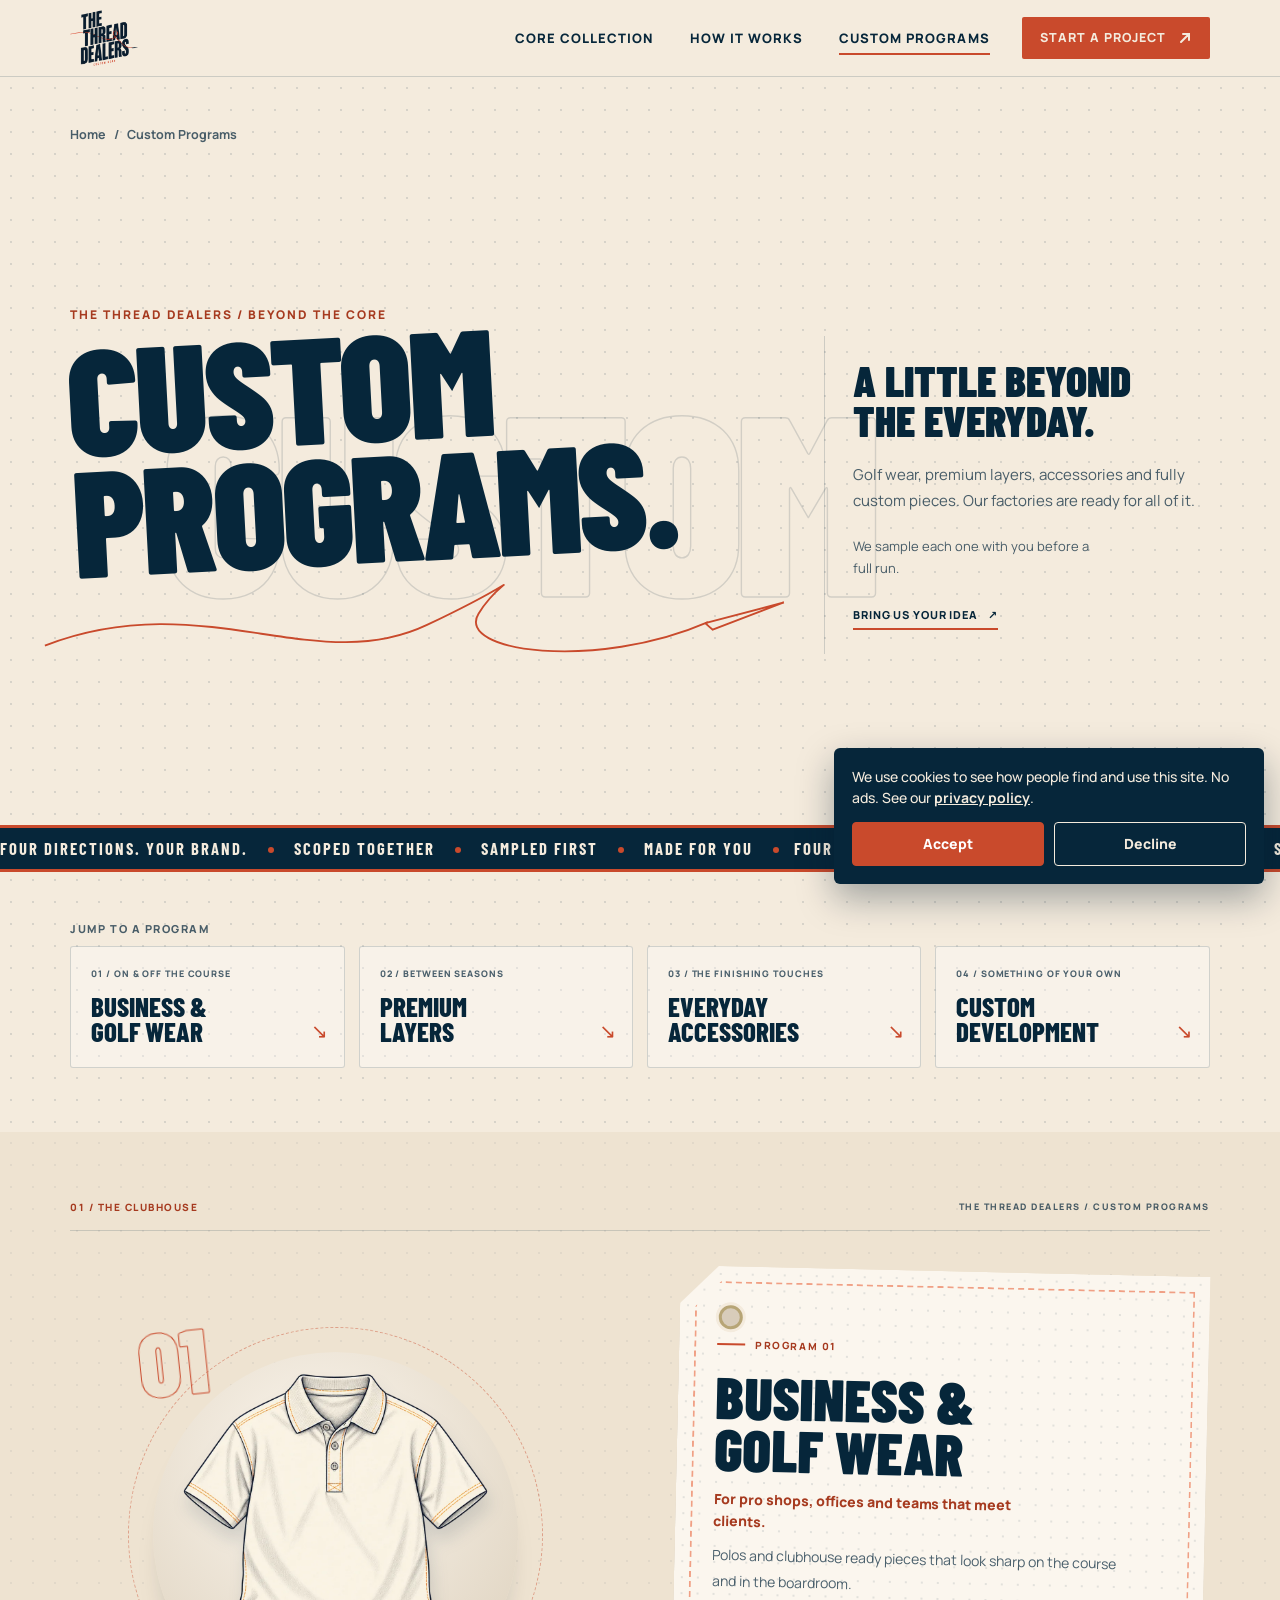
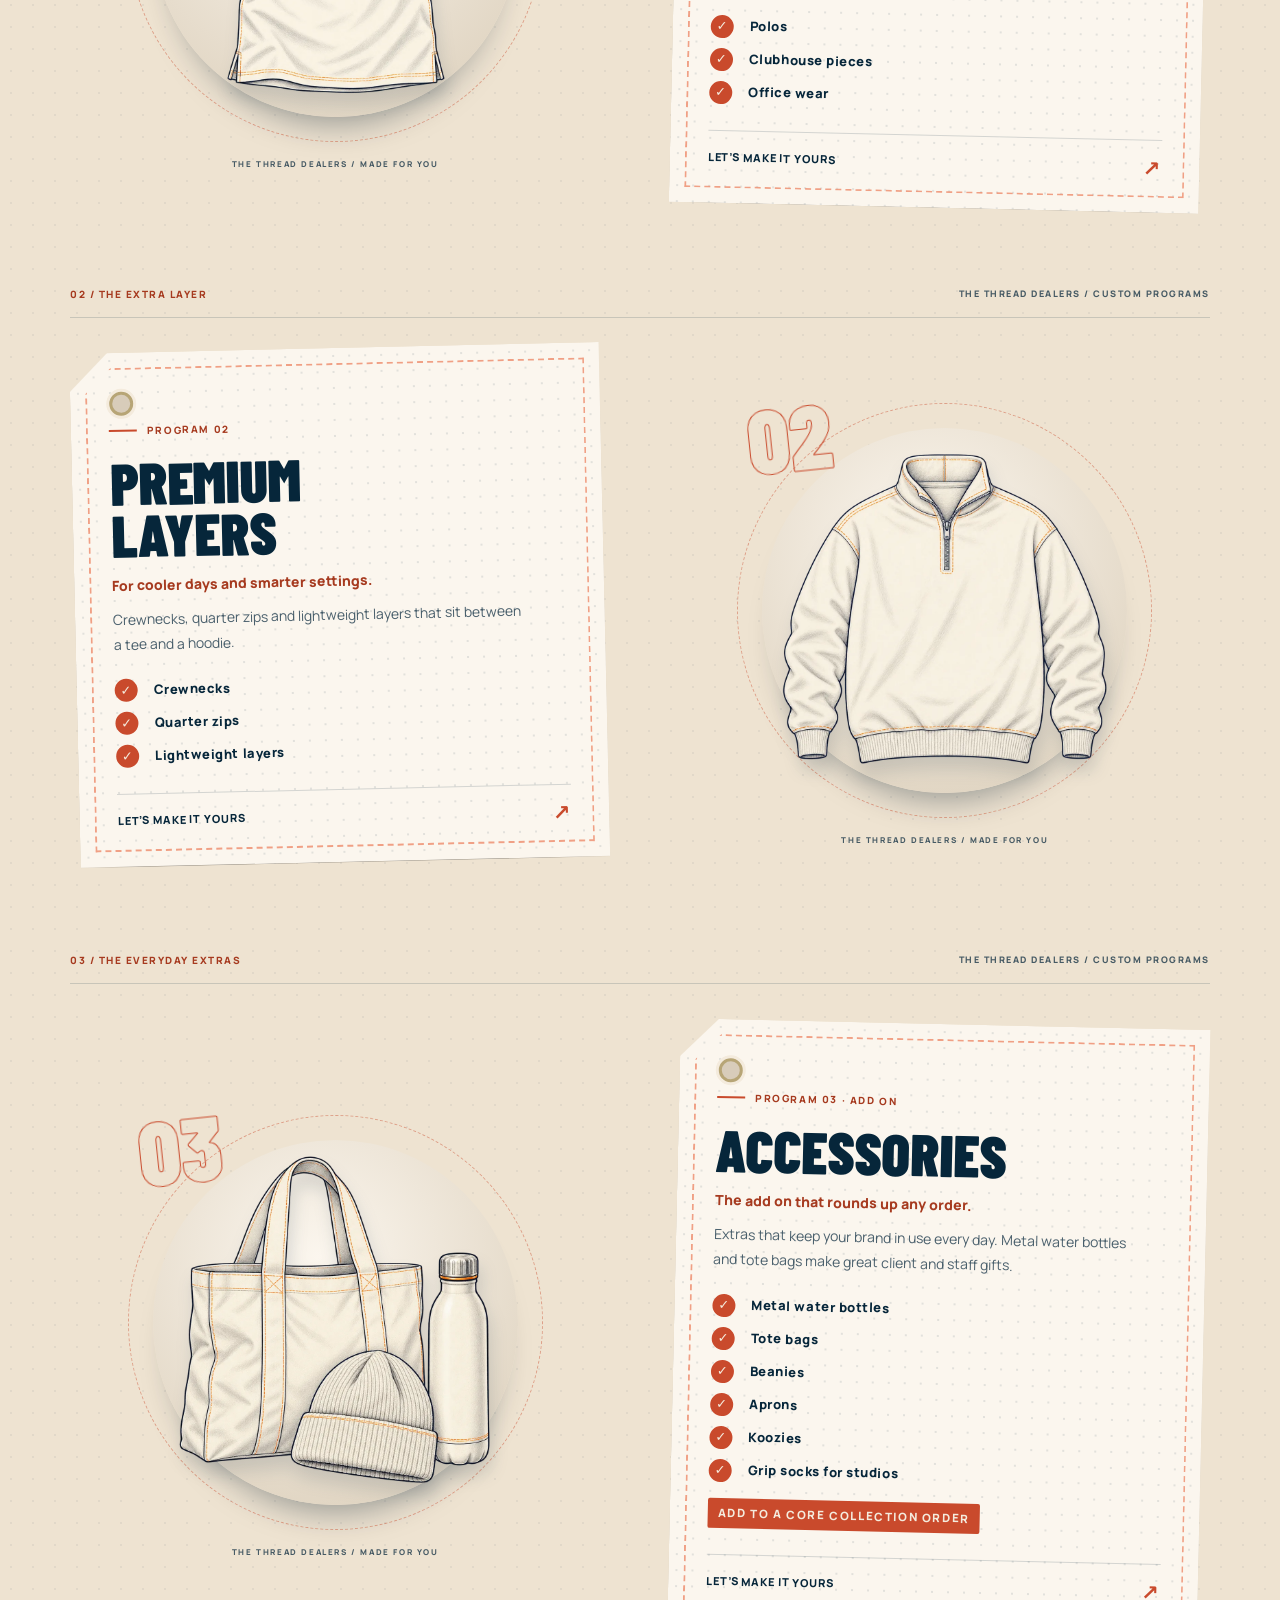
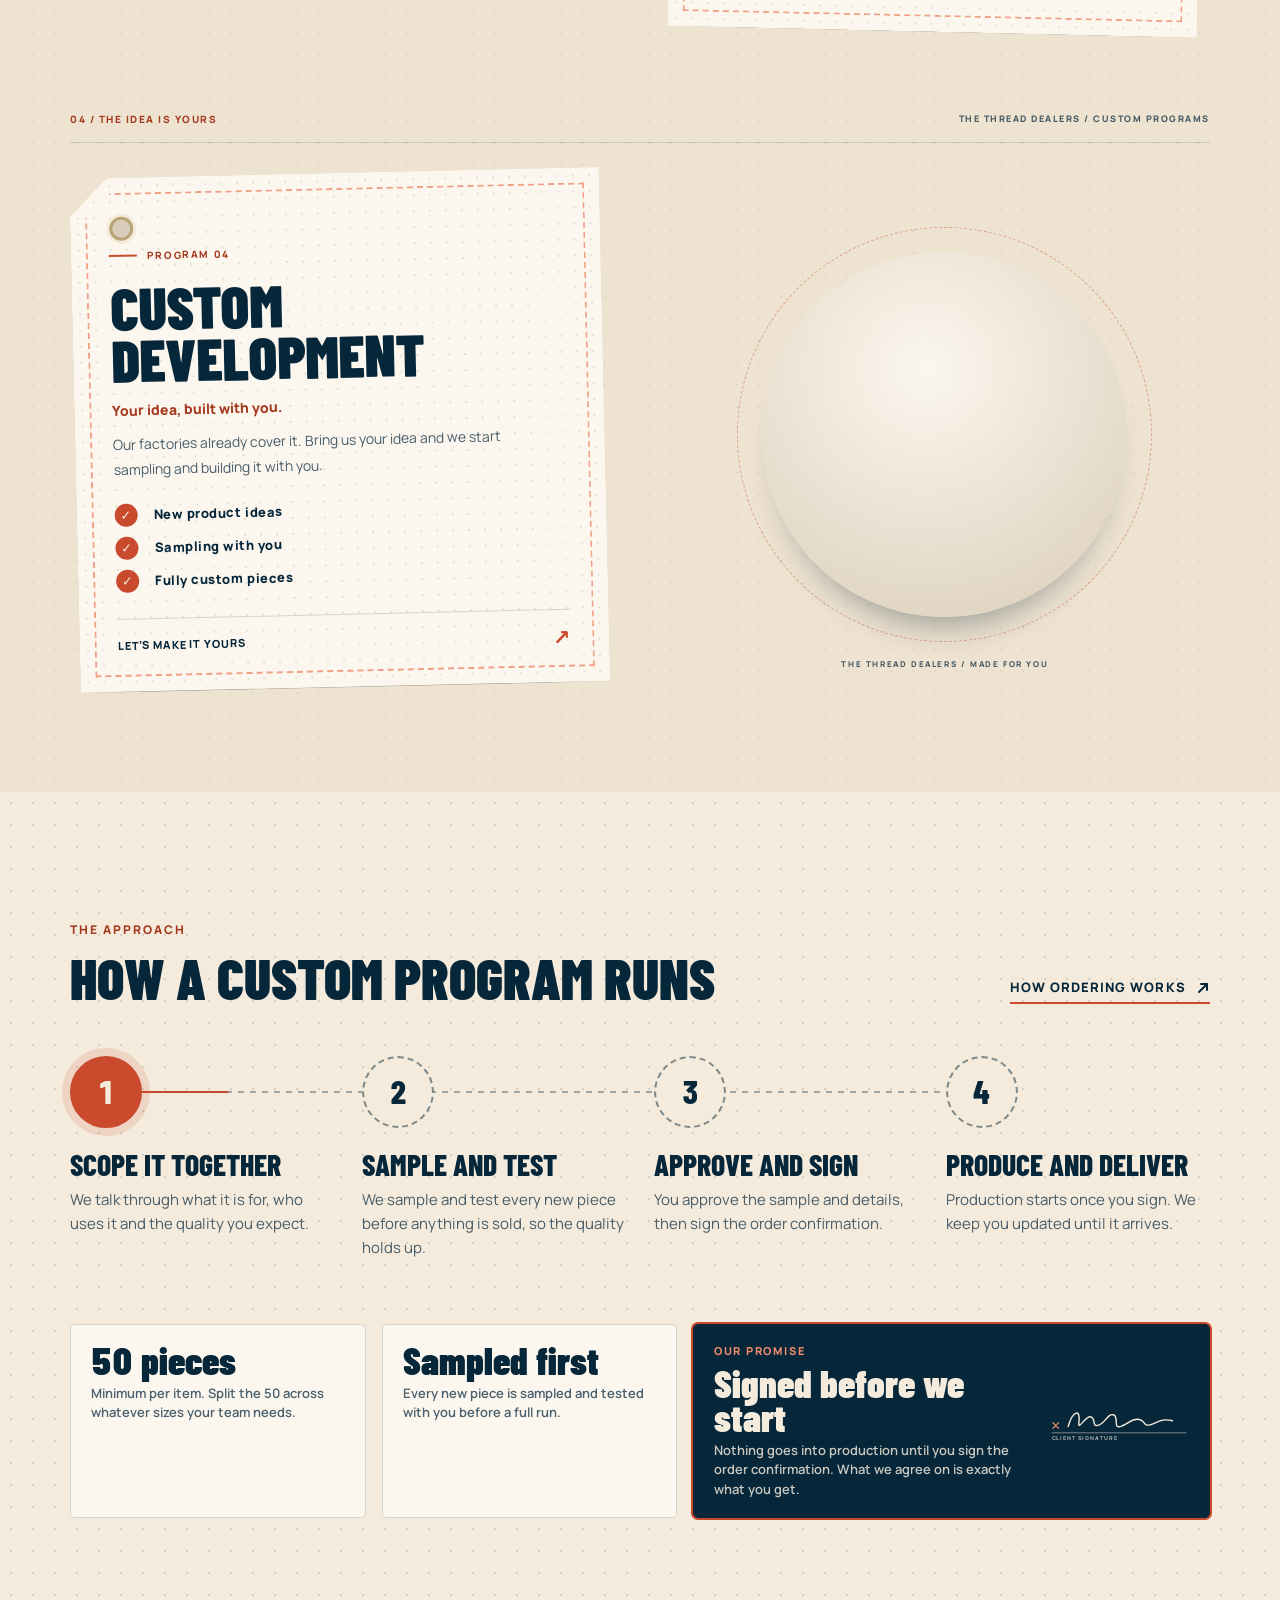
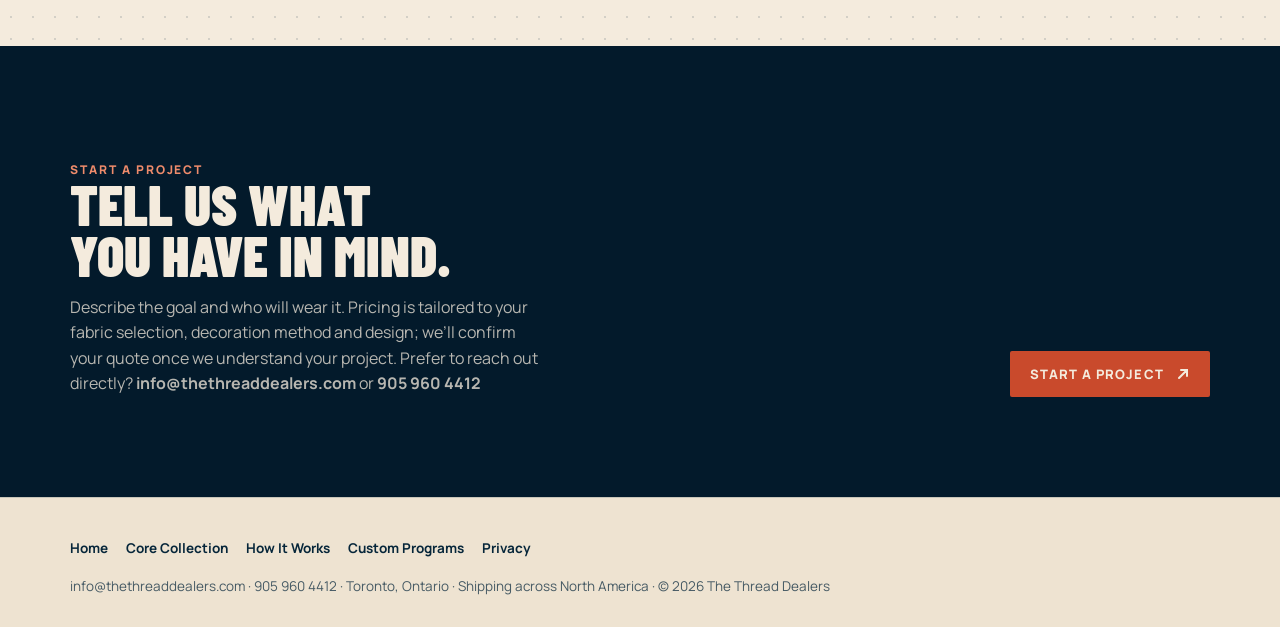
<file: custom-programs.html>
<!doctype html>
<html lang="en">
<head>
<meta charset="utf-8">
<meta name="viewport" content="width=device-width,initial-scale=1,viewport-fit=cover">
<title>Custom Golf Wear, Layers and Accessories | The Thread Dealers</title>
<meta name="description" content="Custom apparel programs from The Thread Dealers: business and golf wear, premium layers, accessories like metal water bottles and tote bags, and fully custom product development for brands, clubs and companies.">
<meta name="robots" content="index,follow">
<link rel="canonical" href="https://thethreaddealers.com/custom-programs.html">
<meta name="theme-color" content="#031A2B">
<meta property="og:type" content="website"><meta property="og:site_name" content="The Thread Dealers"><meta property="og:locale" content="en_CA">
<meta property="og:title" content="Custom Golf Wear, Layers and Accessories | The Thread Dealers"><meta property="og:description" content="Custom apparel programs from The Thread Dealers: business and golf wear, premium layers, accessories like metal water bottles and tote bags, and fully custom product development for brands, clubs and companies."><meta property="og:url" content="https://thethreaddealers.com/custom-programs.html">
<meta name="twitter:card" content="summary_large_image"><meta name="twitter:title" content="Custom Golf Wear, Layers and Accessories | The Thread Dealers"><meta name="twitter:description" content="Custom apparel programs from The Thread Dealers: business and golf wear, premium layers, accessories like metal water bottles and tote bags, and fully custom product development for brands, clubs and companies.">
<script type="application/ld+json">{"@context": "https://schema.org", "@graph": [{"@type": "BreadcrumbList", "itemListElement": [{"@type": "ListItem", "position": 1, "name": "Home", "item": "https://thethreaddealers.com/"}, {"@type": "ListItem", "position": 2, "name": "Custom Programs", "item": "https://thethreaddealers.com/custom-programs.html"}]}]}</script>
<link rel="preconnect" href="https://fonts.googleapis.com"><link rel="preconnect" href="https://fonts.gstatic.com" crossorigin>
<link rel="stylesheet" href="https://fonts.googleapis.com/css2?family=Barlow+Condensed:wght@600;700;800;900&family=Manrope:wght@400;500;600;700;800&display=swap">
<style>:root{
  /* Layout: shared detail page system; cream canvas, navy bands, condensed display type */
  --cream:#F4EBDD;--cream-2:#EEE3D1;--paper:#FBF6EE;--stone:#D8CCBA;--ink:#06263A;--deep:#031A2B;--rust:#C94A2C;--rust-ink:#A63A1F;--rust-lite:#EE8B6B;--olive:#4F584C;
  --muted:rgba(6,38,58,.72);--line:rgba(6,38,58,.16);--cream-line:rgba(244,235,221,.18);
  --display:"Barlow Condensed","Arial Narrow","Roboto Condensed",system-ui,sans-serif;
  --body:"Manrope",system-ui,-apple-system,"Segoe UI",Roboto,sans-serif;
  --gl:max(clamp(16px,5.5vw,84px),env(safe-area-inset-left,0px));--gr:max(clamp(16px,5.5vw,84px),env(safe-area-inset-right,0px));
  --head-h:76px;color-scheme:light;
}
*,*::before,*::after{box-sizing:border-box}
html{scroll-behavior:smooth;padding-top:env(safe-area-inset-top,0px);padding-bottom:env(safe-area-inset-bottom,0px)}
body{margin:0;background:var(--cream);color:var(--ink);font-family:var(--body);font-size:16px;line-height:1.6;-webkit-font-smoothing:antialiased}
body::before{content:"";position:fixed;inset:0 0 auto;height:env(safe-area-inset-top,0px);z-index:60;background:var(--cream)}
img{max-width:100%}
a{color:inherit}
:focus-visible{outline:3px solid var(--rust);outline-offset:3px;border-radius:2px}
.wrap{max-width:1280px;margin-inline:auto;padding-left:var(--gl);padding-right:var(--gr)}
h1,h2,h3{text-wrap:balance}
.dotgrid{background-image:radial-gradient(rgba(6,38,58,.14) 1px,transparent 1.3px);background-size:22px 22px}
.eyebrow{font-size:12px;font-weight:800;letter-spacing:.16em;text-transform:uppercase;color:var(--rust-ink);margin:0 0 14px}
.h2{font-family:var(--display);font-weight:900;text-transform:uppercase;font-size:clamp(2.2rem,4.4vw,3.8rem);line-height:.9;margin:0}
.lead{font-size:1.12rem;color:var(--muted);max-width:52ch;margin:18px 0 0}
.btn{display:inline-flex;align-items:center;gap:12px;background:var(--rust);color:var(--cream);font:800 13px/1 var(--body);letter-spacing:.08em;text-transform:uppercase;padding:16px 20px;border-radius:2px;text-decoration:none;transition:background .2s}
.btn:hover{background:var(--ink)}
.btn svg,.link svg{width:14px;height:14px}
.link{font-weight:800;font-size:13px;letter-spacing:.08em;text-transform:uppercase;text-decoration:none;display:inline-flex;align-items:center;gap:10px;padding-bottom:4px;border-bottom:2px solid var(--rust);transition:gap .2s}
.link:hover{gap:14px}
/* header */
.top{position:sticky;top:env(safe-area-inset-top,0px);z-index:50;background:rgba(244,235,221,.94);-webkit-backdrop-filter:blur(12px);backdrop-filter:blur(12px);border-bottom:1px solid var(--line)}
.top-inner{display:flex;align-items:center;gap:32px;height:var(--head-h)}
.brand img{display:block;height:56px;width:auto}
.nav{margin-left:auto}
.nav ul{display:flex;gap:36px;list-style:none;margin:0;padding:0}
.nav a{font-weight:800;font-size:13px;letter-spacing:.08em;text-transform:uppercase;text-decoration:none;padding:6px 0;border-bottom:2px solid transparent}
.nav a:hover,.nav a[aria-current="page"]{border-bottom-color:var(--rust)}
.top .btn{padding:14px 18px;font-size:12.5px}
.menu-btn{display:none;margin-left:auto;background:none;border:1.5px solid var(--ink);border-radius:2px;width:44px;height:42px;color:var(--ink);cursor:pointer;align-items:center;justify-content:center}
.menu-btn svg{width:20px;height:20px}
.nav-cta{display:none}
/* hero */
.p-hero{padding-block:clamp(36px,6vw,72px) clamp(56px,8vw,100px);border-bottom:1px solid var(--line)}
.crumbs{display:flex;flex-wrap:wrap;gap:8px;font-size:12.5px;font-weight:700;color:var(--muted);margin:0 0 clamp(28px,5vw,52px)}
.crumbs a{text-decoration:none}
.crumbs a:hover{color:var(--rust-ink)}
.p-hero-grid{display:grid;grid-template-columns:minmax(0,1fr) minmax(0,1fr);gap:clamp(28px,5vw,72px);align-items:center}
.p-title{font-family:var(--display);font-weight:900;text-transform:uppercase;font-size:clamp(3.2rem,8vw,7.4rem);line-height:.84;margin:0;letter-spacing:-.005em}
.chips{display:flex;flex-wrap:wrap;gap:8px;margin:22px 0 0;padding:0;list-style:none}
.chips li{font-size:12.5px;font-weight:800;letter-spacing:.06em;text-transform:uppercase;background:var(--paper);border:1px solid var(--line);border-radius:2px;padding:8px 11px}
.chips li.tag{position:relative;background:var(--rust);color:var(--cream);border-color:var(--rust);padding:9px 13px;box-shadow:0 8px 16px -8px rgba(201,74,44,.7)}
.chips li.tag::before{content:"";position:absolute;inset:3px;border:1px dashed rgba(244,235,221,.7);border-radius:1px;pointer-events:none}
.chips li.tag.sampling{background:var(--ink);border-color:var(--ink);box-shadow:none}
.cta-row{display:flex;flex-wrap:wrap;gap:16px 24px;align-items:center;margin-top:30px}
.art-card{background:var(--paper);border:1px solid var(--line);border-radius:6px;padding:clamp(18px,3vw,36px);background-image:radial-gradient(rgba(6,38,58,.1) 1px,transparent 1.3px);background-size:18px 18px}
.art-card figcaption{display:flex;justify-content:space-between;gap:12px;font-size:11.5px;font-weight:800;letter-spacing:.14em;text-transform:uppercase;color:var(--muted);margin-top:12px;padding-top:12px;border-top:1px solid var(--line)}
/* sections */
.sec{padding-block:clamp(56px,8vw,110px)}
.sec.alt{background:var(--cream-2)}
.sec-head{display:flex;flex-wrap:wrap;justify-content:space-between;align-items:end;gap:16px 40px;margin-bottom:36px}
.features{display:grid;grid-template-columns:repeat(3,minmax(0,1fr));gap:18px}
.feature{background:var(--paper);border:1px solid var(--line);border-radius:5px;padding:26px 24px;display:grid;gap:10px;align-content:start;transition:transform .35s cubic-bezier(.2,.8,.2,1),box-shadow .35s}
.feature:hover{transform:translateY(-6px);box-shadow:0 26px 40px -26px rgba(6,38,58,.5)}
.feature b{font-family:var(--display);font-weight:800;font-size:1.05rem;letter-spacing:.08em;color:var(--rust-ink)}
.feature h3{font-family:var(--display);font-weight:800;text-transform:uppercase;font-size:1.8rem;line-height:.95;margin:0}
.feature p{margin:0;color:var(--muted);font-size:15px}
.specs{display:grid;grid-template-columns:minmax(0,1fr) minmax(0,1fr);gap:0 48px;margin:0;border-top:2px solid var(--ink)}
.specs div{display:grid;grid-template-columns:minmax(120px,.7fr) minmax(0,1.3fr);gap:16px;padding:16px 0;border-bottom:1px solid var(--line);min-width:0}
.specs dt{font-size:12px;font-weight:800;letter-spacing:.12em;text-transform:uppercase;color:var(--olive);padding-top:3px}
.specs dd{margin:0;font-weight:600}
.for{display:flex;flex-wrap:wrap;gap:10px;list-style:none;margin:0;padding:0}
.for li{font-family:var(--display);font-weight:800;text-transform:uppercase;font-size:1.4rem;letter-spacing:.02em;padding:12px 18px;border:1.5px solid var(--ink);border-radius:2px}
/* steps and promises */
.mini-steps{list-style:none;margin:0;padding:0;display:grid;grid-template-columns:repeat(4,minmax(0,1fr));gap:18px;counter-reset:s}
.mini-steps li{border-top:2px solid var(--ink);padding-top:16px;counter-increment:s;min-width:0}
.mini-steps li::before{content:counter(s);display:grid;place-items:center;width:40px;height:40px;border-radius:50%;background:var(--ink);color:var(--cream);font-family:var(--display);font-weight:800;font-size:1.3rem;margin-bottom:14px}
.mini-steps h3{font-family:var(--display);font-weight:800;text-transform:uppercase;font-size:1.4rem;line-height:1;margin:0 0 8px}
.mini-steps p{margin:0;font-size:14.5px;color:var(--muted)}
.promises{display:grid;grid-template-columns:minmax(0,.8fr) minmax(0,.8fr) minmax(0,1.4fr);gap:16px;margin-top:36px}
.promise{background:var(--paper);border:1px solid var(--line);border-radius:5px;padding:22px 24px;display:grid;gap:8px;align-content:start;min-width:0}
.promise b{font-family:var(--display);font-weight:900;font-size:clamp(2.2rem,3.4vw,3.2rem);line-height:.9}
.promise span{font-size:14.5px;font-weight:600;color:var(--muted)}
.promise.sign{background:var(--ink);border-color:var(--ink);color:var(--cream);box-shadow:0 0 0 2px var(--rust)}
.promise.sign span{color:rgba(244,235,221,.82)}
.promise.sign .tag{font-size:11px;font-weight:800;letter-spacing:.16em;text-transform:uppercase;color:var(--rust-lite)}
/* detailed steps */
.big-steps{list-style:none;margin:0;padding:0;display:grid;gap:18px}
.big-step{display:grid;grid-template-columns:88px minmax(0,1fr) minmax(0,1fr) minmax(0,1fr);gap:24px;align-items:start;background:var(--paper);border:1px solid var(--line);border-radius:5px;padding:26px 28px}
.big-step .n{font-family:var(--display);font-weight:900;font-size:4.2rem;line-height:.8;color:var(--rust)}
.big-step h3{font-family:var(--display);font-weight:800;text-transform:uppercase;font-size:2rem;line-height:.95;margin:0}
.big-step h4{margin:0 0 6px;font-size:11.5px;font-weight:800;letter-spacing:.14em;text-transform:uppercase;color:var(--olive)}
.big-step p{margin:0;font-size:15px;color:var(--muted)}
/* faq */
.faq{display:grid;gap:10px;max-width:900px}
.faq details{background:var(--paper);border:1px solid var(--line);border-radius:4px;padding:0 22px}
.faq summary{cursor:pointer;list-style:none;padding:18px 0;font-weight:800;font-size:16.5px;display:flex;justify-content:space-between;gap:16px}
.faq summary::-webkit-details-marker{display:none}
.faq summary::after{content:"+";font-family:var(--display);font-size:1.6rem;line-height:.8;color:var(--rust)}
.faq details[open] summary::after{content:"\2212"}
.faq details p{margin:0 0 18px;color:var(--muted);max-width:65ch}
/* programs */
.progs{display:grid;grid-template-columns:repeat(2,minmax(0,1fr));gap:18px}
.prog{position:relative;background:var(--ink);color:var(--cream);border-radius:6px;padding:30px 30px 32px;display:grid;gap:12px;align-content:start;transition:transform .45s cubic-bezier(.2,.9,.25,1.15),box-shadow .45s;min-width:0}
.prog:hover{transform:translateY(-12px) scale(1.03);box-shadow:0 46px 70px -30px rgba(3,26,43,.85)}
.prog .k{display:flex;justify-content:space-between;gap:10px;font-size:11.5px;font-weight:800;letter-spacing:.16em;text-transform:uppercase;color:var(--stone)}
.prog .k .addon{background:var(--rust);color:var(--cream);padding:4px 8px;border-radius:2px}
.prog h3{font-family:var(--display);font-weight:800;text-transform:uppercase;font-size:2.3rem;line-height:.92;margin:0}
.prog p{margin:0;color:rgba(244,235,221,.8)}
.prog ul{margin:4px 0 0;padding:0;list-style:none;display:flex;flex-wrap:wrap;gap:8px}
.prog li{font-size:12.5px;font-weight:700;border:1px solid var(--cream-line);border-radius:2px;padding:6px 10px}
/* next and cta */
.pager{display:grid;grid-template-columns:repeat(2,minmax(0,1fr));gap:18px}
.pager a{display:grid;gap:4px;text-decoration:none;border:1px solid var(--line);border-radius:5px;padding:22px 24px;background:var(--paper);transition:border-color .2s,transform .3s}
.pager a:hover{border-color:var(--rust);transform:translateY(-4px)}
.pager small{font-size:11.5px;font-weight:800;letter-spacing:.14em;text-transform:uppercase;color:var(--muted)}
.pager strong{font-family:var(--display);font-weight:800;text-transform:uppercase;font-size:1.8rem;line-height:1}
.pager a.next{text-align:right}
.cta-band{background:var(--deep);color:var(--cream);padding-block:clamp(56px,8vw,100px)}
.cta-grid{display:flex;flex-wrap:wrap;justify-content:space-between;align-items:end;gap:24px 40px}
.cta-band .h2{max-width:16ch}
.cta-band p{color:rgba(244,235,221,.75);margin:14px 0 0;max-width:48ch}
.cta-band .eyebrow{color:var(--rust-lite)}
.mail{font-weight:700;user-select:all}
.foot{background:var(--cream-2);border-top:1px solid var(--line);padding-block:40px calc(30px + env(safe-area-inset-bottom,0px));font-size:13.5px;color:var(--muted)}
.foot .wrap{display:flex;flex-wrap:wrap;justify-content:space-between;gap:16px}
.foot a{text-decoration:none;font-weight:700;color:var(--ink);margin-right:18px}
/* flats */
.art-svg{display:block;width:100%;height:auto;overflow:visible}
.g-sil{fill:var(--paper);stroke:var(--ink);stroke-width:2.2;stroke-linejoin:round}
.g-dark{fill:rgba(6,38,58,.1);stroke:var(--ink);stroke-width:2;stroke-linejoin:round}
.g-btn{fill:var(--paper);stroke:var(--ink);stroke-width:1.6}
.g-seam{fill:none;stroke:var(--ink);stroke-width:1.2;stroke-linecap:round;stroke-linejoin:round;opacity:.7}
.g-rib{fill:none;stroke:var(--ink);stroke-width:.8;opacity:.45}
.g-fold{fill:none;stroke:var(--ink);stroke-width:.9;stroke-linecap:round;opacity:.3}
.g-stitch{fill:none;stroke:var(--rust);stroke-width:1.5;stroke-dasharray:3 2.6;stroke-linecap:round}
.num{font-family:var(--display);font-weight:900;font-size:46px;fill:none;stroke:var(--ink);stroke-width:1.5}
.callout path{fill:none;stroke:var(--ink);stroke-width:.8;opacity:.55}
.callout circle{fill:var(--rust)}
.callout text{font:800 8.4px var(--body);letter-spacing:.12em;fill:rgba(6,38,58,.7)}
@media (max-width:960px){
  .p-hero-grid{grid-template-columns:1fr}
  .features{grid-template-columns:1fr 1fr}
  .specs{grid-template-columns:1fr}
  .mini-steps{grid-template-columns:1fr 1fr}
  .promises{grid-template-columns:1fr 1fr}.promise.sign{grid-column:1 / -1}
  .big-step{grid-template-columns:64px minmax(0,1fr)}
  .big-step>div{grid-column:2}
}
@media (max-width:860px){
  .nav,.top .btn{display:none}
  .menu-btn{display:inline-flex}
  .top.open .nav{display:block;position:absolute;top:100%;left:0;right:0;background:var(--cream);border-bottom:1px solid var(--line);padding:8px var(--gr) 20px var(--gl)}
  .top.open .nav ul{flex-direction:column;gap:0}
  .top.open .nav a{display:block;padding:15px 0;border-bottom:1px solid var(--line)}
  .top.open .nav-cta{display:block}
}
@media (max-width:640px){
  .features,.mini-steps,.promises,.progs,.pager{grid-template-columns:1fr}
  .specs div{grid-template-columns:1fr;gap:4px}
  .big-step{grid-template-columns:1fr;gap:12px}
  .big-step>div{grid-column:1}
  .pager a.next{text-align:left}
}
@media (prefers-reduced-motion:reduce){*{transition-duration:.01ms!important}html{scroll-behavior:auto}}

/* Garment drawings (raster flats): sized by width so every browser lays them out the same */
.art-img{display:flex;align-items:center;justify-content:center;gap:5%;width:100%}
.art-img img{display:block;height:auto;max-width:none;filter:drop-shadow(0 12px 14px rgba(6,38,58,.14))}
.art-hd img:first-child{width:50%}
.art-hd img:last-child{width:25%}
.art-te img{width:50%}
.art-je img{width:54%}
.art-cp img{width:80%}
.tile-art{object-fit:contain}

/* ===== Shared motion for inner pages ===== */
.rv{opacity:0;transform:translateY(26px);transition:opacity .7s cubic-bezier(.2,.7,.2,1),transform .7s cubic-bezier(.2,.7,.2,1)}
.rv.in{opacity:1;transform:none}
.rv.d1{transition-delay:.08s}.rv.d2{transition-delay:.16s}.rv.d3{transition-delay:.24s}
@media (prefers-reduced-motion:reduce){.rv{opacity:1;transform:none}}
.no-js .rv{opacity:1;transform:none}

/* ===== Showroom hero (product pages) ===== */
.show{position:relative;background:var(--deep);color:var(--cream);overflow:hidden;padding-block:clamp(28px,4vw,48px) clamp(64px,8vw,110px);
  background-image:radial-gradient(rgba(244,235,221,.07) 1px,transparent 1.3px);background-size:22px 22px}
.show .crumbs{color:rgba(244,235,221,.6)}
.show .crumbs a:hover{color:var(--rust-lite)}
.show-ghost{position:absolute;left:50%;top:52%;transform:translate(-50%,-50%);font-family:var(--display);font-weight:900;text-transform:uppercase;font-size:clamp(7rem,22vw,22rem);line-height:.8;white-space:nowrap;color:transparent;-webkit-text-stroke:1.5px rgba(244,235,221,.12);pointer-events:none;user-select:none}
.show-grid{position:relative;display:grid;grid-template-columns:minmax(0,.9fr) minmax(0,1.1fr);gap:clamp(24px,4vw,64px);align-items:center}
.show .eyebrow{color:var(--rust-lite)}
.show .p-title{color:var(--cream)}
.show .lead{color:rgba(244,235,221,.78)}
.show .chips li{background:rgba(244,235,221,.06);border-color:rgba(244,235,221,.2);color:var(--cream)}
.show .link{color:var(--cream)}
.stage-art{position:relative;aspect-ratio:1;max-width:620px;width:100%;justify-self:center;display:grid;place-items:center}
.stage-ring{position:absolute;inset:4%;border-radius:50%;border:2px dashed rgba(201,74,44,.55);animation:spin 40s linear infinite}
.stage-ring.r2{inset:13%;border:1px solid rgba(244,235,221,.12);animation-duration:70s;animation-direction:reverse}
.stage-ring.r2::before{content:"";position:absolute;top:-5px;left:50%;width:10px;height:10px;margin-left:-5px;border-radius:50%;background:var(--rust)}
.stage-disc{position:absolute;inset:16%;border-radius:50%;background:radial-gradient(circle at 50% 40%,#F7EFE2,#E9DCC6 70%);box-shadow:0 40px 80px -30px rgba(0,0,0,.7)}
@keyframes spin{to{transform:rotate(360deg)}}
.stage-art .art-img{position:relative;width:86%}
.stage-art .art-img img{filter:drop-shadow(0 18px 18px rgba(6,38,58,.22))}
.stage-art.enter .art-img{animation:artIn 1s cubic-bezier(.2,.9,.25,1.1) both .15s}
@keyframes artIn{from{opacity:0;transform:translateY(40px) rotate(-6deg) scale(.86)}to{opacity:1;transform:none}}
.stamp-big{position:absolute;right:2%;top:6%;width:min(40%,220px);transform:rotate(-12deg);z-index:2}
.stamp-big svg{display:block;width:100%;height:auto;overflow:visible}
.stamp-big .o{fill:none;stroke:var(--rust);stroke-width:6}.stamp-big .i{fill:none;stroke:var(--rust);stroke-width:2}
.stamp-big .c{fill:none;stroke:var(--rust);stroke-width:4.5}
.stamp-big .k{fill:none;stroke:var(--rust);stroke-width:9;stroke-linecap:round;stroke-linejoin:round;stroke-dasharray:1;stroke-dashoffset:1}
.stamp-big text{fill:var(--rust)}
.stamp-big .t{font:900 40px var(--display);letter-spacing:1px}.stamp-big .s{font:800 9.5px var(--body);letter-spacing:1.6px}
.stage-art.enter .stamp-big{animation:slam .55s cubic-bezier(.5,0,.8,.3) both 1s}
.stage-art.enter .stamp-big .k{animation:draw .55s ease-out forwards 1.55s}
@keyframes slam{0%{opacity:0;transform:rotate(-30deg) scale(2.6)}80%{opacity:1;transform:rotate(-12deg) scale(.94)}100%{opacity:1;transform:rotate(-12deg) scale(1)}}
@keyframes draw{to{stroke-dashoffset:0}}
.stat-row{display:flex;flex-wrap:wrap;gap:10px 28px;margin-top:26px;padding-top:20px;border-top:1px solid var(--cream-line)}
.stat-row div{display:grid}
.stat-row b{font-family:var(--display);font-weight:900;font-size:2rem;line-height:1}
.stat-row span{font-size:12px;font-weight:800;letter-spacing:.12em;text-transform:uppercase;color:rgba(244,235,221,.6)}

/* feature cards: numbered, lift on hover */
.feature{position:relative;overflow:hidden}
.feature::after{content:"";position:absolute;left:0;bottom:0;height:3px;width:100%;background:var(--rust);transform:scaleX(0);transform-origin:0 50%;transition:transform .45s}
.feature:hover::after{transform:scaleX(1)}
.feature b{font-size:2.6rem;line-height:.8;color:var(--rust)}

/* specs: tag style rows */
.specs div{transition:background .25s,padding .25s}
.specs div:hover{background:var(--paper);padding-left:12px}

/* ===== Collection page ===== */
.col-hero{position:relative;background:var(--deep);color:var(--cream);overflow:hidden;padding-block:clamp(28px,4vw,48px) 0;
  background-image:radial-gradient(rgba(244,235,221,.07) 1px,transparent 1.3px);background-size:22px 22px}
.col-hero .crumbs{color:rgba(244,235,221,.6)}
.col-hero .eyebrow{color:var(--rust-lite)}
.col-title{font-family:var(--display);font-weight:900;text-transform:uppercase;font-size:clamp(3.4rem,10vw,10rem);line-height:.82;margin:0;letter-spacing:-.005em}
.col-title span{display:block;color:var(--rust)}
.col-intro{display:flex;flex-wrap:wrap;justify-content:space-between;align-items:end;gap:20px 48px}
.col-intro p{max-width:44ch;color:rgba(244,235,221,.78);margin:0;font-size:1.06rem}
/* the rail: four hang tags on a rod */
.rail-wrap{position:relative;margin-top:clamp(30px,5vw,56px);padding-top:26px}
.rod{position:absolute;left:-4%;right:-4%;top:26px;height:6px;border-radius:3px;background:linear-gradient(#9A8A66,#E4D6A8 40%,#8D7C58)}
.tags{position:relative;display:grid;grid-template-columns:repeat(4,minmax(0,1fr));gap:18px;list-style:none;margin:0;padding:0}
.tag-btn{position:relative;display:block;width:100%;text-align:left;font:inherit;color:inherit;background:none;border:0;padding:44px 0 0;cursor:pointer;transform-origin:50% 0;animation:sway 5s ease-in-out infinite}
.tags li:nth-child(2) .tag-btn{animation-delay:-1.2s}.tags li:nth-child(3) .tag-btn{animation-delay:-2.6s}.tags li:nth-child(4) .tag-btn{animation-delay:-3.8s}
@keyframes sway{0%,100%{transform:rotate(-1.2deg)}50%{transform:rotate(1.2deg)}}
.tag-btn:hover{animation-play-state:paused}
.hook{position:absolute;left:50%;top:-6px;width:36px;height:52px;margin-left:-18px;pointer-events:none}
.hook path{fill:none;stroke:#C9B98E;stroke-width:3;stroke-linecap:round}
.tag-card{position:relative;background:var(--cream);color:var(--ink);border-radius:6px;padding:18px 18px 16px;display:grid;gap:10px;transition:transform .45s cubic-bezier(.2,.9,.25,1.2),box-shadow .45s,background .3s;box-shadow:0 22px 40px -28px rgba(0,0,0,.8);background-image:radial-gradient(rgba(6,38,58,.1) 1px,transparent 1.3px);background-size:16px 16px}
.tag-card::before{content:"";position:absolute;left:50%;top:-1px;width:16px;height:16px;margin-left:-8px;border-radius:50%;background:var(--deep);box-shadow:0 0 0 3px #C9B98E}
.tag-card .n{font-family:var(--display);font-weight:800;font-size:1rem;letter-spacing:.1em;color:var(--rust-ink)}
.tag-card .pic{height:clamp(110px,12vw,170px);display:flex;align-items:center;justify-content:center;gap:6%}
.tag-card .pic img{height:100%;width:auto;max-width:62%;object-fit:contain;filter:drop-shadow(0 10px 10px rgba(6,38,58,.16));transition:transform .5s cubic-bezier(.2,.9,.25,1.2)}
.tag-card .pic img+img{max-width:30%}
.tag-card h3{font-family:var(--display);font-weight:900;text-transform:uppercase;font-size:clamp(1.4rem,2vw,2rem);line-height:.9;margin:0}
.tag-btn:hover .tag-card{transform:translateY(8px)}
.tag-btn:hover .pic img{transform:scale(1.06) rotate(-2deg)}
.tag-btn[aria-pressed="true"] .tag-card{transform:translateY(18px);background-color:#FFF8EC;box-shadow:0 34px 50px -24px rgba(0,0,0,.9),0 0 0 3px var(--rust)}
.tag-btn[aria-pressed="true"]{animation-play-state:paused}
.tag-btn:focus-visible{outline:none}
.tag-btn:focus-visible .tag-card{box-shadow:0 0 0 3px var(--rust-lite)}
/* stage for the selected piece */
.sel{position:relative;margin-top:clamp(56px,7vw,90px);padding-block:clamp(40px,6vw,72px);background:var(--cream);color:var(--ink)}
.sel::before{content:"";position:absolute;left:50%;top:0;width:2px;height:clamp(56px,7vw,90px);margin-top:calc(-1 * clamp(56px,7vw,90px));background:repeating-linear-gradient(var(--rust) 0 6px,transparent 6px 12px)}
.sel-grid{display:grid;grid-template-columns:minmax(0,1.05fr) minmax(0,.95fr);gap:clamp(24px,4vw,64px);align-items:center}
.sel .stage-disc{background:radial-gradient(circle at 50% 40%,#FFFFFF,#EFE3CF 70%);box-shadow:0 30px 60px -30px rgba(6,38,58,.45)}
.sel .stage-ring.r2{border-color:rgba(6,38,58,.14)}
.sel-copy{min-width:0}
.sel-count{display:flex;align-items:baseline;gap:12px;font-family:var(--display);font-weight:800}
.sel-count b{font-size:4.6rem;line-height:.8;color:var(--rust)}
.sel-count span{font-size:1.1rem;letter-spacing:.1em;color:var(--muted)}
.sel-name{font-family:var(--display);font-weight:900;text-transform:uppercase;font-size:clamp(2.8rem,5.6vw,5.4rem);line-height:.86;margin:14px 0 0}
.sel-lead{color:var(--muted);font-size:1.08rem;max-width:46ch;margin:16px 0 0}
.sel-list{list-style:none;margin:22px 0 0;padding:0;display:grid;gap:10px}
.sel-list li{display:grid;grid-template-columns:28px 1fr;gap:12px;align-items:center;font-weight:700}
.sel-list li::before{content:"";width:28px;height:28px;border-radius:50%;background:var(--rust) url("data:image/svg+xml,%3Csvg xmlns='http://www.w3.org/2000/svg' viewBox='0 0 16 16'%3E%3Cpath d='M4.5 8.4l2.3 2.3 4.7-5' fill='none' stroke='%23F4EBDD' stroke-width='2' stroke-linecap='round' stroke-linejoin='round'/%3E%3C/svg%3E") center/16px no-repeat}
.sel-cta{display:flex;flex-wrap:wrap;gap:14px 24px;align-items:center;margin-top:28px}
.sel-switch .sel-copy>*{animation:copyIn .6s cubic-bezier(.2,.8,.2,1) both}
.sel-switch .sel-copy>*:nth-child(2){animation-delay:.05s}.sel-switch .sel-copy>*:nth-child(3){animation-delay:.1s}.sel-switch .sel-copy>*:nth-child(4){animation-delay:.15s}.sel-switch .sel-copy>*:nth-child(5){animation-delay:.2s}
@keyframes copyIn{from{opacity:0;transform:translateX(30px)}to{opacity:1;transform:none}}
.sel-switch .art-img{animation:artIn .8s cubic-bezier(.2,.9,.25,1.1) both}
.sel-switch .stamp-big{animation:slam .5s cubic-bezier(.5,0,.8,.3) both .45s}
.sel-switch .stamp-big .k{animation:draw .5s ease-out forwards .95s}
.sel-nav{display:flex;gap:8px;margin-top:24px}
.sel-nav button{width:46px;height:46px;border-radius:50%;border:1.5px solid var(--ink);background:none;color:var(--ink);cursor:pointer;display:grid;place-items:center;transition:background .2s,color .2s}
.sel-nav button:hover{background:var(--ink);color:var(--cream)}
.sel-nav svg{width:16px;height:16px}
/* chooser */
.chooser{display:grid;grid-template-columns:minmax(0,.8fr) minmax(0,1.2fr);gap:clamp(24px,4vw,56px);align-items:start}
.purpose{display:flex;flex-wrap:wrap;gap:10px;margin-top:20px}
.purpose button{font:700 15px var(--body);padding:12px 16px;border-radius:2px;border:1.5px solid rgba(6,38,58,.3);background:var(--paper);color:var(--ink);cursor:pointer;transition:background .2s,color .2s,border-color .2s}
.purpose button:hover{border-color:var(--ink)}
.purpose button[aria-pressed="true"]{background:var(--ink);color:var(--cream);border-color:var(--ink)}
.picks{display:grid;grid-template-columns:repeat(2,minmax(0,1fr));gap:14px}
.pick{display:grid;grid-template-columns:72px 1fr;gap:14px;align-items:center;text-decoration:none;background:var(--paper);border:1px solid var(--line);border-radius:5px;padding:14px;transition:opacity .35s,transform .35s,border-color .3s,box-shadow .35s}
.pick img{width:72px;height:72px;object-fit:contain}
.pick strong{font-family:var(--display);font-weight:800;text-transform:uppercase;font-size:1.3rem;line-height:.95;display:block}
.pick small{display:block;margin-top:4px;font-size:13px;color:var(--muted);font-weight:600}
.picks.filtering .pick{opacity:.32;transform:scale(.97)}
.picks.filtering .pick.match{opacity:1;transform:translateY(-4px);border-color:var(--rust);box-shadow:0 18px 30px -20px rgba(6,38,58,.6)}
.pick-note{margin:14px 0 0;font-size:14px;font-weight:600;color:var(--muted);min-height:1.5em}
/* compare */
.cmp-wrap{overflow-x:auto;margin-top:8px}
.cmp{width:100%;min-width:720px;border-collapse:collapse}
.cmp th,.cmp td{text-align:left;padding:16px 14px;border-bottom:1px solid var(--line);vertical-align:top;font-size:15px}
.cmp thead th{font-family:var(--display);font-weight:900;text-transform:uppercase;font-size:1.3rem;line-height:.95;border-bottom:2px solid var(--ink)}
.cmp tbody th{font-size:11.5px;font-weight:800;letter-spacing:.14em;text-transform:uppercase;color:var(--olive);width:150px}
.cmp tbody tr{transition:background .2s}
.cmp tbody tr:hover{background:var(--paper)}
.cmp a{font-weight:800;text-decoration:none;border-bottom:2px solid var(--rust)}

@media (max-width:960px){
  .show-grid,.sel-grid,.chooser{grid-template-columns:1fr}
  .stage-art{max-width:460px}
  .tags{grid-template-columns:repeat(4,minmax(150px,1fr));overflow-x:auto;padding:0 4px 20px;scroll-snap-type:x mandatory}
  .tags li{scroll-snap-align:start}
  .rail-wrap{margin-right:calc(-1 * var(--gr))}
}
@media (max-width:640px){
  .picks{grid-template-columns:1fr}
  .tags{grid-template-columns:repeat(4,minmax(62vw,1fr))}
  .sel-count b{font-size:3.6rem}
}
@media (prefers-reduced-motion:reduce){.tag-btn,.stage-ring{animation:none}}
/* How it works */
.how{position:relative}
.how-pin{padding-block:clamp(72px,10vw,130px)}
.how-head{display:flex;flex-wrap:wrap;justify-content:space-between;align-items:end;gap:20px 40px}
.steps{--n:72px;--gap:28px;list-style:none;margin:52px 0 0;padding:0;display:grid;grid-template-columns:repeat(4,minmax(0,1fr));gap:var(--gap);position:relative}
.steps::before,.steps::after{content:"";position:absolute;top:calc(var(--n) / 2 - 1px);left:calc(var(--n) / 2);right:calc((100% - 3 * var(--gap)) / 4 - var(--n) / 2);height:2px}
.steps::before{background:repeating-linear-gradient(90deg,rgba(6,38,58,.35) 0 6px,transparent 6px 12px)}
.steps::after{background:var(--rust);transform-origin:0 50%;transform:scaleX(var(--sp,1))}
.steps li{position:relative;min-width:0;transition:opacity .45s,transform .45s cubic-bezier(.2,.8,.2,1)}
.step-num{position:relative;z-index:1;width:var(--n);height:var(--n);border-radius:50%;background:var(--cream);border:2px solid var(--ink);display:grid;place-items:center;font-family:var(--display);font-weight:800;font-size:2rem;font-variant-numeric:tabular-nums;transition:transform .5s cubic-bezier(.2,1.4,.4,1),opacity .4s,background .35s,color .35s,border-color .35s,box-shadow .35s}
.steps li:first-child .step-num{background:var(--ink);color:var(--cream)}
.steps.armed .step-num{transform:scale(.3);opacity:0}
.steps.armed.go .step-num{transform:none;opacity:1}
.steps.go li:nth-child(2) .step-num{transition-delay:.22s}
.steps.go li:nth-child(3) .step-num{transition-delay:.44s}
.steps.go li:nth-child(4) .step-num{transition-delay:.66s}
.steps h3{font-family:var(--display);font-weight:800;text-transform:uppercase;font-size:1.85rem;line-height:.95;margin:22px 0 10px}
.steps p{margin:0;color:var(--muted);font-size:15px;max-width:30ch}
.promises{display:grid;grid-template-columns:minmax(0,.8fr) minmax(0,.8fr) minmax(0,1.4fr);gap:16px;margin-top:clamp(40px,5vw,64px)}
.promise{background:var(--paper);border:1px solid var(--line);border-radius:5px;padding:22px 24px;display:grid;gap:8px;align-content:start;min-width:0}
.promise b{font-family:var(--display);font-weight:900;font-size:clamp(2.4rem,3.6vw,3.4rem);line-height:.9;font-variant-numeric:tabular-nums}
.promise span{font-size:14.5px;font-weight:600;color:var(--muted)}
.promise.sign{background:var(--ink);color:var(--cream);border-color:var(--ink);position:relative;grid-template-columns:minmax(0,1fr) auto;column-gap:22px;transition:box-shadow .5s,transform .5s}
.promise.sign b{color:var(--cream);grid-column:1}
.promise.sign span{color:rgba(244,235,221,.82);grid-column:1}
.promise.sign .tag{font-size:11px;font-weight:800;letter-spacing:.16em;text-transform:uppercase;color:var(--rust-lite);grid-column:1}
.sig{grid-column:2;grid-row:1 / span 3;align-self:center;width:200px;height:auto}
.sig .sig-line{stroke:rgba(244,235,221,.5);stroke-width:1.5;fill:none}
.sig .sig-x{stroke:var(--rust-lite);stroke-width:2;fill:none;stroke-linecap:round}
.sig .sig-ink{stroke:var(--cream);stroke-width:2.2;fill:none;stroke-linecap:round;stroke-linejoin:round;stroke-dasharray:420;stroke-dashoffset:0;transition:stroke-dashoffset 1.4s cubic-bezier(.6,.1,.3,1)}
.sig small{font:700 9px var(--body)}
.sig text{font:800 8.5px var(--body);letter-spacing:.16em;fill:rgba(244,235,221,.55)}
/* static progress look: step 1 active, the rest still to come */
.steps::after{transform:scaleX(.14)}
.steps li:first-child .step-num{background:var(--rust);border-color:var(--rust);color:var(--cream);box-shadow:0 0 0 8px rgba(201,74,44,.14)}
.steps li:not(:first-child) .step-num{background:var(--cream);border:2px dashed rgba(6,38,58,.5);color:var(--ink)}
.sig-armed .sig .sig-ink{stroke-dashoffset:420}
.sig-armed .promises.lit .sig .sig-ink{stroke-dashoffset:0}
.promises.lit .promise.sign{transform:translateY(-8px);box-shadow:0 30px 50px -26px rgba(6,38,58,.8),0 0 0 2px var(--rust)}
@media (max-width:959px){.promises{grid-template-columns:1fr 1fr}.promise.sign{grid-column:1 / -1}}
@media (max-width:640px){.promises{grid-template-columns:1fr}.promise.sign{grid-template-columns:1fr}.sig{grid-column:1;grid-row:auto;width:180px}}




/* numbers light up in order once the section is reached */
.steps::after{transition:transform 1.05s cubic-bezier(.45,0,.3,1) .1s}
.steps.play::after{transform:scaleX(1)}
.steps li:not(:first-child) .step-num{transition:background .35s,border-color .35s,color .35s,box-shadow .35s}
.steps.play li:not(:first-child) .step-num{background:var(--rust);border:2px solid var(--rust);color:var(--cream);box-shadow:0 0 0 8px rgba(201,74,44,.14);animation:stepPop .45s cubic-bezier(.3,1.6,.5,1) both}
.steps.play li:nth-child(2) .step-num{transition-delay:.38s;animation-delay:.38s}
.steps.play li:nth-child(3) .step-num{transition-delay:.7s;animation-delay:.7s}
.steps.play li:nth-child(4) .step-num{transition-delay:1.02s;animation-delay:1.02s}
.steps.play li:first-child .step-num{animation:stepPop .45s cubic-bezier(.3,1.6,.5,1) .05s both}
@keyframes stepPop{0%{transform:scale(1)}45%{transform:scale(1.2)}100%{transform:scale(1)}}
@media (max-width:959px){.steps.play::after{transform:scaleY(1)}}
@media (max-width:959px){
  .steps{grid-template-columns:1fr;gap:34px}
  .steps::before,.steps::after{top:calc(var(--n) / 2);bottom:calc(var(--n) / 2);left:calc(var(--n) / 2 - 1px);right:auto;width:2px;height:auto}
  .steps::before{background:repeating-linear-gradient(rgba(6,38,58,.35) 0 6px,transparent 6px 12px)}
  .steps::after{transform-origin:50% 0;transform:scaleY(var(--sp,1))}
  .steps li{display:grid;grid-template-columns:var(--n) 1fr;column-gap:20px}
  .steps h3{margin-top:6px}
  .steps h3,.steps p{grid-column:2}
  .step-num{grid-row:1 / span 2}
}
}
@media (max-width:959px){.steps::after{transform:scaleY(.14)}.steps.play::after{transform:scaleY(1)}}
.how{background-color:var(--cream)}
.how-head{display:flex;flex-wrap:wrap;justify-content:space-between;align-items:end;gap:20px 40px}

/* Hangers: the four tags slide along the rod one at a time, then their numbers pop */
.tags li{animation:hangIn 1.1s cubic-bezier(.2,.85,.25,1.05) both}
.tags li:nth-child(1){animation-delay:.25s}.tags li:nth-child(2){animation-delay:.45s}.tags li:nth-child(3){animation-delay:.65s}.tags li:nth-child(4){animation-delay:.85s}
@keyframes hangIn{0%{opacity:0;transform:translateX(-70vw) rotate(-14deg)}60%{opacity:1;transform:translateX(14px) rotate(5deg)}80%{transform:translateX(-4px) rotate(-2deg)}100%{opacity:1;transform:none}}
.tag-card .n{display:inline-grid;place-items:center;width:2.1em;height:2.1em;border-radius:50%;background:var(--rust);color:var(--cream);font-size:1.15rem;letter-spacing:0;animation:numPop .5s cubic-bezier(.3,1.7,.5,1) both}
.tags li:nth-child(1) .n{animation-delay:1.05s}.tags li:nth-child(2) .n{animation-delay:1.25s}.tags li:nth-child(3) .n{animation-delay:1.45s}.tags li:nth-child(4) .n{animation-delay:1.65s}
@keyframes numPop{from{opacity:0;transform:scale(0)}to{opacity:1;transform:none}}
.rod{animation:rodIn .8s cubic-bezier(.6,0,.2,1) both}
@keyframes rodIn{from{transform:scaleX(0);transform-origin:0 50%}to{transform:scaleX(1);transform-origin:0 50%}}

/* Turntable: each piece turns slowly on its disc with light and shadow shifting */
.stage-art .art-img{perspective:900px}
.stage-art .art-img img{animation:turn 9s ease-in-out infinite;transform-style:preserve-3d}
.stage-art .art-img img+img{animation-delay:-.6s}
@keyframes turn{
  0%,100%{transform:rotateY(-30deg);filter:drop-shadow(-14px 18px 16px rgba(6,38,58,.24)) brightness(.95)}
  50%{transform:rotateY(30deg);filter:drop-shadow(14px 18px 16px rgba(6,38,58,.24)) brightness(.95)}
  25%,75%{filter:drop-shadow(0 20px 16px rgba(6,38,58,.2)) brightness(1.04)}}
.stage-art::after{content:"";position:absolute;left:30%;right:30%;bottom:16%;height:5%;border-radius:50%;background:radial-gradient(closest-side,rgba(6,38,58,.28),transparent);animation:shadow 9s ease-in-out infinite;z-index:0}
.stage-art .art-img{z-index:1}
@keyframes shadow{0%,50%,100%{transform:scaleX(.8)}25%,75%{transform:scaleX(1.1)}}
@media (prefers-reduced-motion:reduce){.tags li,.tag-card .n,.rod,.stage-art .art-img img,.stage-art::after{animation:none}}
.how .promise b{font-size:clamp(2rem,2.7vw,2.7rem)}

/* ===== Showcase: shared fill for the open space ===== */
.sel-stage{max-width:660px}
.sel-ghost{position:absolute;left:50%;top:50%;transform:translate(-50%,-50%);font-family:var(--display);font-weight:900;text-transform:uppercase;font-size:clamp(5rem,12vw,11rem);line-height:.8;color:transparent;-webkit-text-stroke:1.5px rgba(6,38,58,.1);white-space:nowrap;pointer-events:none;z-index:0}
.sel-stage .stage-ring,.sel-stage .stage-disc{z-index:0}
.opt-blue,.opt-blue-grid,.opt-swatch,.opt-ring{display:none}
[data-show="blue"] .opt-blue,[data-show="blue"] .opt-blue-grid,[data-show="swatch"] .opt-swatch,[data-show="ring"] .opt-ring{display:block}
/* Option 1: blueprint callouts */
.opt-blue-grid{position:absolute;inset:-6%;z-index:0;background-image:linear-gradient(rgba(6,38,58,.07) 1px,transparent 1px),linear-gradient(90deg,rgba(6,38,58,.07) 1px,transparent 1px);background-size:28px 28px;-webkit-mask-image:radial-gradient(circle,#000 45%,transparent 72%);mask-image:radial-gradient(circle,#000 45%,transparent 72%)}
.opt-blue{position:absolute;inset:-4%;width:108%;height:108%;z-index:2;overflow:visible;pointer-events:none}
.opt-blue path{fill:none;stroke:var(--rust);stroke-width:.35;stroke-dasharray:1;stroke-dashoffset:1;animation:draw .7s ease-out forwards;animation-delay:calc(.5s + var(--d))}
.opt-blue circle{fill:var(--rust);opacity:0;animation:fadeIn .3s forwards;animation-delay:calc(1.1s + var(--d))}
.opt-blue text{font:800 2.5px var(--body);letter-spacing:.35px;fill:var(--ink);opacity:0;animation:fadeIn .4s forwards;animation-delay:calc(.35s + var(--d))}
@keyframes fadeIn{to{opacity:1}}
/* Option 2: fabric swatches orbiting the piece */
.opt-swatch{position:absolute;inset:0;z-index:2;pointer-events:none}
.orb{position:absolute;inset:0;animation:spin 36s linear infinite}
.sw{position:absolute;inset:0;transform:rotate(var(--a))}
.swc{position:absolute;left:50%;top:3%;transform:rotate(calc(-1 * var(--a)))}
.swr{display:block;animation:spin 36s linear infinite reverse}
.sw i{display:block;width:62px;height:62px;margin:-31px 0 0 -31px;border-radius:50%;background:var(--c);background-image:repeating-linear-gradient(45deg,rgba(255,255,255,.14) 0 2px,transparent 2px 5px),repeating-linear-gradient(-45deg,rgba(0,0,0,.08) 0 2px,transparent 2px 5px);box-shadow:0 10px 18px -8px rgba(6,38,58,.6),inset 0 0 0 3px rgba(255,255,255,.5);border:2px dashed rgba(6,38,58,.25)}
.sw b{position:absolute;left:0;top:38px;transform:translateX(-50%);white-space:nowrap;font:800 11px var(--body);letter-spacing:.12em;text-transform:uppercase;color:var(--ink);background:var(--cream);padding:3px 7px;border-radius:2px}
.sel-switch .sw i{animation:swIn .6s cubic-bezier(.3,1.6,.5,1) both}
@keyframes swIn{from{transform:scale(0)}}
/* Option 3: rotating spec ring with badges */
.opt-ring{position:absolute;inset:-2%;z-index:2;pointer-events:none}
.opt-ring svg{position:absolute;inset:0;width:100%;height:100%;animation:spin 30s linear infinite}
.opt-ring text{font:800 7.4px var(--display);letter-spacing:2.6px;fill:var(--ink);opacity:.75}
.rb{position:absolute;font-family:var(--display);font-weight:900;text-transform:uppercase;font-size:1.25rem;line-height:1;background:var(--rust);color:var(--cream);padding:10px 14px;border-radius:3px;box-shadow:0 12px 20px -10px rgba(201,74,44,.8);animation:numPop .5s cubic-bezier(.3,1.7,.5,1) both}
.rb0{left:2%;top:18%;animation-delay:.4s}.rb1{right:0;top:44%;animation-delay:.55s;background:var(--ink)}.rb2{left:8%;bottom:10%;animation-delay:.7s}

/* ===== Find your fit cards ===== */
.fits{display:grid;grid-template-columns:repeat(4,minmax(0,1fr));gap:16px}
.fit{position:relative;display:flex;flex-direction:column;gap:12px;background:var(--ink);color:var(--cream);text-decoration:none;border-radius:6px;padding:22px 20px 20px;transition:transform .45s cubic-bezier(.2,.9,.25,1.15),box-shadow .45s,background .3s;min-width:0}
.fit:hover{transform:translateY(-14px) scale(1.03);background:#0A3350;box-shadow:0 40px 60px -28px rgba(3,26,43,.85),0 0 0 2px var(--rust)}
.fit-n{position:absolute;top:16px;left:16px;display:grid;place-items:center;width:34px;height:34px;border-radius:50%;background:var(--rust);font-family:var(--display);font-weight:800;font-size:1.1rem}
.fit-pic{height:150px;display:grid;place-items:center;background:radial-gradient(circle at 50% 55%,rgba(244,235,221,.95) 0 46%,transparent 47%)}
.fit-pic img{height:120px;width:auto;transition:transform .5s cubic-bezier(.2,.9,.25,1.2)}
.fit:hover .fit-pic img{transform:scale(1.1) rotate(-4deg)}
.fit strong{font-family:var(--display);font-weight:900;text-transform:uppercase;font-size:1.65rem;line-height:.92}
.fit ul{list-style:none;margin:0;padding:12px 0 0;border-top:1px solid var(--cream-line);display:grid;gap:12px}
.fit li{display:grid;grid-template-columns:20px 1fr;gap:10px;font-size:14px;line-height:1.35;color:rgba(244,235,221,.88)}
.fit li svg{width:20px;height:20px;color:var(--rust-lite)}
.fit li small{display:block;font-size:10.5px;font-weight:800;letter-spacing:.14em;text-transform:uppercase;color:rgba(244,235,221,.55)}
.fit-go{margin-top:auto;padding-top:8px;display:inline-flex;align-items:center;gap:8px;font-size:12.5px;font-weight:800;letter-spacing:.1em;text-transform:uppercase;color:var(--rust-lite)}
.fit-go svg{width:13px;height:13px}
@media (max-width:1100px){.fits{grid-template-columns:repeat(2,minmax(0,1fr))}}
@media (max-width:560px){.fits{grid-template-columns:1fr}.sw i{width:46px;height:46px;margin:-23px 0 0 -23px}.sw b{top:28px;font-size:9.5px}.rb{font-size:1rem;padding:8px 10px}}

/* ===== Hanger options ===== */
.tags.replay li,.tags.replay .n{animation:none}
[data-hang="drop"] .tags li{animation:dropOn 1s cubic-bezier(.3,1.5,.5,1) both}
@keyframes dropOn{0%{opacity:0;transform:translateY(-140%) rotate(6deg)}55%{opacity:1;transform:translateY(10px) rotate(-3deg)}75%{transform:translateY(-4px) rotate(1.5deg)}100%{opacity:1;transform:none}}
[data-hang="flip"] .tags{perspective:1200px}
[data-hang="flip"] .tags li{animation:flipOn 1.1s cubic-bezier(.2,.9,.3,1.15) both;transform-origin:50% 0}
@keyframes flipOn{0%{opacity:0;transform:rotateY(-110deg) rotateZ(-8deg)}50%{opacity:1}70%{transform:rotateY(18deg) rotateZ(2deg)}100%{opacity:1;transform:none}}
[data-hang="drop"] .rod,[data-hang="flip"] .rod{animation:rodIn .8s cubic-bezier(.6,0,.2,1) both}

/* ===== Option switcher (preview tool) ===== */
.opt-switch{position:fixed;left:50%;bottom:calc(14px + env(safe-area-inset-bottom,0px));transform:translateX(-50%);z-index:60;display:flex;flex-wrap:wrap;gap:6px 14px;justify-content:center;background:var(--deep);color:var(--cream);border:1px solid var(--cream-line);border-radius:4px;padding:7px 9px;box-shadow:0 14px 30px -12px rgba(0,0,0,.7);max-width:calc(100vw - 24px)}
.opt-switch div{display:flex;align-items:center;gap:3px}
.opt-switch span{font-size:10.5px;font-weight:800;letter-spacing:.14em;text-transform:uppercase;color:var(--stone);padding:0 6px}
.opt-switch button{font:800 12px var(--body);background:none;color:var(--cream);border:0;border-radius:2px;padding:7px 9px;cursor:pointer}
.opt-switch button[aria-pressed="true"]{background:var(--rust)}
@media (max-width:560px){.opt-switch span{display:none}.opt-switch button{padding:7px 7px;font-size:11px}}

/* ===== Showcase v2: four section-wide looks ===== */
.sx-beam,.sx-big,.sx-marq,.sx-plinth,.sx-string,.sx-hole,.sx-thumbs{display:none}
.sel{overflow:hidden;transition:background .5s,color .5s}
.sel .wrap{position:relative;z-index:1}
.sel-ghost{display:none}
[data-show="tag"] .sel-ghost,[data-show="ring"] .sel-ghost{display:block}
/* dark looks */
[data-show="spot"] .sel,[data-show="marq"] .sel{background:var(--deep);color:var(--cream)}
[data-show="spot"] .sel-lead,[data-show="marq"] .sel-lead{color:rgba(244,235,221,.78)}
[data-show="spot"] .sel-count span,[data-show="marq"] .sel-count span{color:rgba(244,235,221,.6)}
[data-show="spot"] .sel .link,[data-show="marq"] .sel .link{color:var(--cream)}
[data-show="spot"] .sel-nav button,[data-show="marq"] .sel-nav button{border-color:var(--cream);color:var(--cream)}
[data-show="spot"] .sel-nav button:hover,[data-show="marq"] .sel-nav button:hover{background:var(--cream);color:var(--ink)}
/* 1. Spotlight: a beam from above onto a lit plinth, giant number behind */
[data-show="spot"] .sx-beam{display:block;position:absolute;top:0;bottom:0;left:max(0px,calc(50% - 680px));width:min(54%,740px);background:linear-gradient(rgba(255,240,214,.34),rgba(255,240,214,.05) 85%);clip-path:polygon(42% 0,58% 0,96% 100%,4% 100%);filter:blur(8px);pointer-events:none;z-index:0}
.sel-switch .sx-beam{animation:beamOn .9s ease-out both}
@keyframes beamOn{0%{opacity:0}30%{opacity:.6}40%{opacity:.25}100%{opacity:1}}
[data-show="spot"] .sx-big{display:block;position:absolute;right:-2%;top:50%;transform:translateY(-50%);font-family:var(--display);font-weight:900;font-size:clamp(18rem,40vw,42rem);line-height:.8;color:transparent;-webkit-text-stroke:2px rgba(244,235,221,.09);pointer-events:none;z-index:0}
.sel-switch .sx-big{animation:bigIn .8s cubic-bezier(.2,.8,.2,1) both}
@keyframes bigIn{from{opacity:0;transform:translateY(-40%) scale(1.15)}}
[data-show="spot"] .stage-disc,[data-show="spot"] .stage-ring{display:none}
[data-show="spot"] .sx-plinth{display:block;position:absolute;left:10%;right:10%;bottom:6%;height:15%;border-radius:50%;background:radial-gradient(closest-side,rgba(255,240,214,.5),rgba(255,240,214,.08) 70%,transparent);box-shadow:inset 0 -3px 0 rgba(201,74,44,.6);z-index:0}
[data-show="spot"] .stage-art::after{background:radial-gradient(closest-side,rgba(0,0,0,.55),transparent)}
/* 2. Swing tag: the copy sits on a big brand swing tag tied to the piece */
[data-show="tag"] .sel-copy{position:relative;background:var(--paper);padding:44px 40px 34px;border-radius:4px;clip-path:polygon(28px 0,100% 0,100% 100%,0 100%,0 28px);box-shadow:0 30px 50px -30px rgba(6,38,58,.55);transform:rotate(-2.5deg);transform-origin:20px 20px;background-image:radial-gradient(rgba(6,38,58,.08) 1px,transparent 1.3px);background-size:16px 16px}
[data-show="tag"] .sel-copy::after{content:"";position:absolute;inset:10px;border:1.5px dashed rgba(201,74,44,.6);pointer-events:none;clip-path:polygon(20px 0,100% 0,100% 100%,0 100%,0 20px)}
[data-show="tag"] .sx-hole{display:block;position:absolute;left:24px;top:24px;width:22px;height:22px;border-radius:50%;background:var(--cream);box-shadow:inset 0 0 0 4px #C9B98E,inset 0 0 0 5px rgba(6,38,58,.3)}
[data-show="tag"] .sx-string{display:block;position:absolute;left:40%;top:16%;width:18%;height:20%;overflow:visible;pointer-events:none;z-index:2}
.sx-string path{fill:none;stroke:var(--rust);stroke-width:2;stroke-dasharray:5 4;vector-effect:non-scaling-stroke}
[data-show="tag"] .sel-switch .sel-copy{animation:tagSwing 1.4s cubic-bezier(.3,.6,.4,1) both}
[data-show="tag"] .sel-switch .sel-copy>*{animation:none}
@keyframes tagSwing{0%{transform:rotate(12deg)}35%{transform:rotate(-7deg)}60%{transform:rotate(1deg)}80%{transform:rotate(-4deg)}100%{transform:rotate(-2.5deg)}}
/* 3. Marquee: the piece's name rolls across the whole section behind it */
[data-show="marq"] .sx-marq{display:flex;flex-direction:column;justify-content:center;gap:0;position:absolute;inset:0;pointer-events:none;z-index:0;overflow:hidden}
.sx-row{white-space:nowrap;font-family:var(--display);font-weight:900;text-transform:uppercase;font-size:clamp(7rem,17vw,16rem);line-height:.86;color:rgba(201,74,44,.16);animation:marq 38s linear infinite;width:max-content}
.sx-row.r2{color:transparent;-webkit-text-stroke:1.5px rgba(244,235,221,.12);animation-direction:reverse;animation-duration:46s}
@keyframes marq{from{transform:translateX(0)}to{transform:translateX(-50%)}}
[data-show="marq"] .stage-ring{border-color:rgba(244,235,221,.25)}
[data-show="marq"] .stage-ring.r2{border-color:rgba(244,235,221,.12)}
/* 4. Spec ring: clean rotating ring, plus thumbnails to jump between pieces */
[data-show="ring"] .opt-ring{display:block}
[data-show="ring"] .sx-thumbs{display:flex;gap:10px;margin-top:26px}
.sx-thumbs button{width:62px;height:62px;border-radius:50%;border:2px solid rgba(6,38,58,.18);background:var(--paper);padding:8px;cursor:pointer;transition:border-color .2s,transform .3s}
.sx-thumbs button:hover{transform:translateY(-3px);border-color:var(--ink)}
.sx-thumbs button[aria-pressed="true"]{border-color:var(--rust);box-shadow:0 0 0 3px rgba(201,74,44,.2)}
.sx-thumbs img{width:100%;height:100%;object-fit:contain}
[data-show="ring"] .sel-nav{display:none}
@media (max-width:960px){[data-show="tag"] .sx-string{display:none}[data-show="spot"] .sx-beam{left:0;width:100%}}
@media (max-width:560px){[data-show="tag"] .sel-copy{padding:40px 22px 26px}.sx-thumbs button{width:52px;height:52px}}

/* ===== Hangers: refined slide in ===== */
.tag-btn{animation:none}
.tags li{transform-origin:50% 0;animation:hangRide 1.5s cubic-bezier(.16,.84,.3,1) both}
.tags li:nth-child(1){animation-delay:.35s}.tags li:nth-child(2){animation-delay:.55s}.tags li:nth-child(3){animation-delay:.75s}.tags li:nth-child(4){animation-delay:.95s}
@keyframes hangRide{
  0%{opacity:0;transform:translateX(-90vw) rotate(0)}
  10%{opacity:1}
  52%{transform:translateX(0) rotate(0)}
  62%{transform:translateX(0) rotate(9deg)}
  74%{transform:rotate(-5deg)}
  85%{transform:rotate(2.5deg)}
  94%{transform:rotate(-1deg)}
  100%{opacity:1;transform:none}}
.tags li::after{content:"";position:absolute;left:12%;right:12%;bottom:-18px;height:14px;border-radius:50%;background:radial-gradient(closest-side,rgba(0,0,0,.45),transparent);animation:hangShadow 1.5s both;animation-delay:inherit;z-index:-1}
.tags li{position:relative}
@keyframes hangShadow{0%,40%{opacity:0;transform:scaleX(.4)}100%{opacity:1;transform:none}}
.hook{animation:hookClick .5s ease-out both;animation-delay:calc(var(--hd,0s) + .75s)}
.tags li:nth-child(1){--hd:.35s}.tags li:nth-child(2){--hd:.55s}.tags li:nth-child(3){--hd:.75s}.tags li:nth-child(4){--hd:.95s}
@keyframes hookClick{0%{filter:none}40%{filter:drop-shadow(0 0 6px rgba(255,220,150,.9))}100%{filter:none}}
.tag-card .n{animation-delay:calc(var(--hd) + 1.15s)!important}
.tag-btn{transform-origin:50% 0;transition:transform .5s cubic-bezier(.3,1.5,.5,1)}
.tag-btn:hover{transform:rotate(-3deg)}
.tag-btn:hover .tag-card{transform:translateY(6px)}
.rod{animation:rodIn .9s cubic-bezier(.6,0,.2,1) both}
@media (prefers-reduced-motion:reduce){.tags li,.tags li::after,.hook{animation:none}}

/* ===== Final showcase: swing tag + spec ring + marquee on a coloured ground ===== */
[data-show="combo"]{--sx:#4F584C;--sx-row:rgba(244,235,221,.12);--sx-out:rgba(244,235,221,.16);--sx-ring:rgba(244,235,221,.85);--sx-dash:rgba(244,235,221,.35)}
[data-show="combo"][data-bg="rust"]{--sx:#B9472B;--sx-row:rgba(3,26,43,.12);--sx-out:rgba(244,235,221,.2);--sx-ring:rgba(244,235,221,.92);--sx-dash:rgba(244,235,221,.45)}
[data-show="combo"][data-bg="stone"]{--sx:#D8CCBA;--sx-row:rgba(201,74,44,.14);--sx-out:rgba(6,38,58,.12);--sx-ring:rgba(6,38,58,.75);--sx-dash:rgba(201,74,44,.5)}
[data-show="combo"] .sel{background:var(--sx)}
[data-show="combo"] .sel::before{background:repeating-linear-gradient(var(--sx) 0 6px,transparent 6px 12px)}
[data-show="combo"] .sx-marq{display:flex;flex-direction:column;justify-content:center;position:absolute;inset:0;pointer-events:none;z-index:0;overflow:hidden}
[data-show="combo"] .sx-row{color:var(--sx-row)}
[data-show="combo"] .sx-row.r2{color:transparent;-webkit-text-stroke:1.5px var(--sx-out)}
[data-show="combo"] .opt-ring{display:block}
[data-show="combo"] .opt-ring text{fill:var(--sx-ring);opacity:1}
[data-show="combo"] .stage-ring{border-color:var(--sx-dash)}
[data-show="combo"] .stage-ring.r2{display:none}
[data-show="combo"] .stage-disc{background:radial-gradient(circle at 50% 40%,#FFFFFF,#EFE3CF 70%);box-shadow:0 40px 70px -30px rgba(0,0,0,.55)}
/* swing tag */
[data-show="combo"] .sel-copy{position:relative;background:var(--paper);color:var(--ink);padding:44px 40px 34px;border-radius:4px;clip-path:polygon(28px 0,100% 0,100% 100%,0 100%,0 28px);box-shadow:0 34px 60px -30px rgba(0,0,0,.6);transform:rotate(-2.5deg);transform-origin:20px 20px;background-image:radial-gradient(rgba(6,38,58,.08) 1px,transparent 1.3px);background-size:16px 16px}
[data-show="combo"] .sel-copy::after{content:"";position:absolute;inset:10px;border:1.5px dashed rgba(201,74,44,.6);pointer-events:none;clip-path:polygon(20px 0,100% 0,100% 100%,0 100%,0 20px)}
[data-show="combo"] .sx-hole{display:block;position:absolute;left:24px;top:24px;width:22px;height:22px;border-radius:50%;background:var(--sx);box-shadow:inset 0 0 0 4px #C9B98E,inset 0 0 0 5px rgba(6,38,58,.3)}
[data-show="combo"] .sx-string{display:block;position:absolute;left:41%;top:14%;width:17%;height:22%;overflow:visible;pointer-events:none;z-index:2}
[data-show="combo"] .sx-string path{stroke:var(--cream)}
[data-show="combo"][data-bg="stone"] .sx-string path{stroke:var(--rust)}
[data-show="combo"] .sel-switch .sel-copy{animation:tagSwing 1.4s cubic-bezier(.3,.6,.4,1) both}
[data-show="combo"] .sel-switch .sel-copy>*{animation:none}
[data-show="combo"] .sx-thumbs{display:flex;gap:10px;margin-top:22px}
[data-show="combo"] .sel-nav{display:none}
[data-show="combo"] .sel-ghost{display:none}
@media (max-width:960px){[data-show="combo"] .sx-string{display:none}}
@media (max-width:560px){[data-show="combo"] .sel-copy{padding:40px 22px 26px}}
/* Hangers: hover gets the full treatment (outline, glow, tilt); keyboard focus too */
.tag-btn:hover,.tag-btn:focus-visible{transform:rotate(-4deg)}
.tag-btn:hover .tag-card,.tag-btn:focus-visible .tag-card{transform:translateY(8px);background-color:#FFF8EC;box-shadow:0 30px 46px -22px rgba(0,0,0,.85),0 0 0 3px var(--rust),0 0 28px 4px rgba(201,74,44,.45)}
.tag-btn[aria-pressed="true"] .tag-card{box-shadow:0 34px 50px -24px rgba(0,0,0,.9),0 0 0 3px var(--rust),0 0 22px 2px rgba(201,74,44,.35)}
@media (hover:none){.tag-btn:active{transform:rotate(-4deg)}.tag-btn:active .tag-card{box-shadow:0 0 0 3px var(--rust),0 0 28px 4px rgba(201,74,44,.45)}}
/* Phones: swing tag and turning piece stacked cleanly */
@media (max-width:960px){
  [data-show="combo"] .sel-grid{gap:34px}
  [data-show="combo"] .sel-stage{max-width:380px;margin:0 auto}
  [data-show="combo"] .sel-copy{transform:rotate(-1.5deg);max-width:560px;margin:0 auto;width:100%}
  [data-show="combo"] .opt-ring text{font-size:8.4px}
  [data-show="combo"] .sx-row{font-size:clamp(6rem,30vw,10rem)}
  [data-show="combo"] .sel-copy::before{content:"";position:absolute;left:34px;top:-36px;width:2px;height:40px;background:repeating-linear-gradient(var(--rust) 0 5px,transparent 5px 9px)}
  [data-show="combo"] .sel-copy{clip-path:none}
}
@media (max-width:560px){
  [data-show="combo"] .sel-name{font-size:2.6rem}
  [data-show="combo"] .sx-thumbs{gap:8px}
  [data-show="combo"] .sel-cta .btn{width:100%;justify-content:center}
}

/* Find your fit: full panel instead of a cropped circle */
.fit-pic{height:170px;border-radius:5px;background:var(--cream);background-image:radial-gradient(rgba(6,38,58,.08) 1px,transparent 1.3px);background-size:14px 14px;padding:14px}
.fit-pic img{height:100%;max-width:100%;width:auto;object-fit:contain}
.fit-n{z-index:1}

/* Finder: two clear steps */
.finder-head{max-width:760px}
.finder-step{margin-top:34px}
.step-tag{display:inline-flex;align-items:center;gap:10px;font-size:12.5px;font-weight:800;letter-spacing:.12em;text-transform:uppercase;color:var(--ink);margin-bottom:14px}
.step-tag b{display:grid;place-items:center;width:28px;height:28px;border-radius:50%;background:var(--rust);color:var(--cream);font-family:var(--display);font-size:1rem;letter-spacing:0}
.whys{display:grid;grid-template-columns:repeat(5,minmax(0,1fr));gap:12px}
.why{display:flex;flex-direction:column;align-items:flex-start;gap:14px;text-align:left;font:800 16px var(--body);color:var(--ink);background:var(--paper);border:2px solid rgba(6,38,58,.16);border-radius:6px;padding:18px 16px;cursor:pointer;transition:transform .3s cubic-bezier(.2,.9,.3,1.3),border-color .2s,background .2s,color .2s,box-shadow .3s}
.why svg{width:30px;height:30px;color:var(--rust)}
.why:hover{transform:translateY(-4px);border-color:var(--ink);box-shadow:0 16px 26px -18px rgba(6,38,58,.6)}
.why[aria-pressed="true"]{background:var(--ink);color:var(--cream);border-color:var(--ink)}
.why[aria-pressed="true"] svg{color:var(--rust-lite)}
.finder-out{border:2px dashed rgba(6,38,58,.2);border-radius:8px;padding:22px;min-height:120px;display:grid;align-content:start;gap:16px}
.finder-empty{margin:0;align-self:center;text-align:center;color:var(--muted);font-weight:600;padding:20px 0}
.finder-note{margin:0;font-size:15.5px;color:var(--ink)}
.finder-note b{color:var(--rust-ink)}
.finder .picks{display:flex;flex-wrap:wrap;gap:14px}
.finder .pick{flex:1 1 240px;max-width:360px;grid-template-columns:72px 1fr auto}
.finder .pick em{font-style:normal;display:inline-flex;align-items:center;gap:6px;font-size:12px;font-weight:800;letter-spacing:.1em;text-transform:uppercase;color:var(--rust-ink)}
.finder .pick em svg{width:12px;height:12px}
.finder .pick:hover{border-color:var(--rust);transform:translateY(-3px);box-shadow:0 18px 30px -20px rgba(6,38,58,.6)}
.pick.pop{animation:numPop .45s cubic-bezier(.3,1.5,.5,1) both}
.pick[hidden]{display:none}
@media (max-width:960px){.whys{grid-template-columns:repeat(3,minmax(0,1fr))}}
@media (max-width:560px){.whys{grid-template-columns:repeat(2,minmax(0,1fr))}.why{padding:14px 12px;font-size:14.5px}.finder .pick{max-width:none}}

/* Hangers: no tag highlighted until hovered; hovered tag swings on top of its neighbours */
.tag-btn[aria-pressed="true"] .tag-card{transform:none;background-color:var(--cream);box-shadow:0 22px 40px -28px rgba(0,0,0,.8)}
.tag-btn:hover,.tag-btn:focus-visible{transform:none;animation:tagSwingH 1.2s cubic-bezier(.3,.6,.4,1) both}
@keyframes tagSwingH{0%{transform:rotate(0)}25%{transform:rotate(-7deg)}50%{transform:rotate(4deg)}72%{transform:rotate(-2.5deg)}100%{transform:rotate(-1.5deg)}}
.tags li{position:relative;z-index:1}
.tags li:hover,.tags li:focus-within{z-index:10}
.tag-btn:hover .tag-card,.tag-btn:focus-visible .tag-card{background-color:#FFF8EC;box-shadow:0 30px 46px -22px rgba(0,0,0,.85),0 0 0 3px var(--rust),0 0 30px 6px rgba(201,74,44,.5)}
.finder .picks[hidden]{display:none}
.fit-pic{display:flex;align-items:center;justify-content:center;overflow:hidden}
.fit-pic img{height:auto;width:auto;max-height:100%;max-width:100%}
/* phone fixes */
.pager svg{width:14px;height:14px;display:inline-block;vertical-align:-2px}
.stat-row{display:grid;grid-template-columns:repeat(3,minmax(0,1fr));gap:14px}
.stat-row b{font-size:clamp(1.6rem,6vw,2rem)}
.stat-row span{font-size:10.5px;line-height:1.3}
@media (max-width:640px){
  .finder .finder-head .h2{font-size:2rem}
  .finder-step{margin-top:20px}
  .whys{display:flex;overflow-x:auto;scroll-snap-type:x mandatory;gap:8px;margin:0 calc(-1 * var(--gr)) 0 0;padding:0 var(--gr) 6px 0;scrollbar-width:none}
  .whys::-webkit-scrollbar{display:none}
  .why{flex:none;flex-direction:row;align-items:center;gap:8px;padding:11px 14px;scroll-snap-align:start;font-size:14px;border-radius:30px}
  .why svg{width:20px;height:20px}
  .why:hover{transform:none}
  .finder-out{padding:14px;min-height:0}
  .finder-empty{padding:8px 0;font-size:14px}
  .finder .picks{display:grid;grid-template-columns:1fr 1fr;gap:10px}
  .finder .pick{grid-template-columns:1fr;text-align:center;justify-items:center;padding:12px 8px;gap:6px}
  .finder .pick img{width:64px;height:64px}
  .finder .pick strong{font-size:1.05rem}
  .finder .pick small{display:none}
  .finder .pick em{font-size:11px}
}
/* Cap turntable */
.spin{position:relative;cursor:grab;touch-action:pan-y;user-select:none;-webkit-user-select:none}
.spin.grab{cursor:grabbing}
.spin-in{position:relative;width:100%;aspect-ratio:3/2;will-change:transform}
.spin-in img{position:absolute;inset:0;width:100%;height:100%;object-fit:contain;animation:none!important;filter:drop-shadow(0 16px 16px rgba(6,38,58,.22))}
.stage-art .spin img{animation:none!important}
.spin-hint{position:absolute;left:50%;bottom:-6px;transform:translateX(-50%);font-size:10.5px;font-weight:800;letter-spacing:.16em;text-transform:uppercase;color:var(--rust-ink);background:var(--cream);padding:4px 9px;border-radius:20px;white-space:nowrap;pointer-events:none;opacity:.9}
.art-cp.spin{width:96%}

/* ===== How It Works page ===== */
.hh-grid{position:relative;display:grid;grid-template-columns:minmax(0,1.2fr) minmax(0,.8fr);gap:40px;align-items:center}
.hh-dial{position:relative;list-style:none;margin:0 auto;padding:0;width:min(380px,80vw);aspect-ratio:1;border-radius:50%;border:2px dashed rgba(201,74,44,.6);animation:spin 50s linear infinite}
.hh-dial::before{content:"";position:absolute;inset:18%;border-radius:50%;border:1px solid rgba(244,235,221,.15)}
.hh-dial li{position:absolute;left:50%;top:50%;width:96px;height:96px;margin:-48px;border-radius:50%;display:grid;place-items:center;text-align:center;font:800 11px var(--body);letter-spacing:.12em;text-transform:uppercase;background:var(--cream);color:var(--ink);box-shadow:0 14px 26px -12px rgba(0,0,0,.7);animation:spin 50s linear infinite reverse}
.hh-dial li::before{position:absolute;top:14px;font:900 1.6rem var(--display);color:var(--rust)}
.hh-dial li:nth-child(1){transform:translate(0,-170%)}.hh-dial li:nth-child(1)::before{content:"1"}
.hh-dial li:nth-child(2){transform:translate(170%,0)}.hh-dial li:nth-child(2)::before{content:"2"}
.hh-dial li:nth-child(3){transform:translate(0,170%)}.hh-dial li:nth-child(3)::before{content:"3"}
.hh-dial li:nth-child(4){transform:translate(-170%,0)}.hh-dial li:nth-child(4)::before{content:"4"}
.hh-dial li{padding-top:22px}
.how-hero .p-title{font-size:clamp(3rem,7vw,6.4rem)}
/* journey: a stitched line runs down, each step's number lights as you reach it */
.journey-list{list-style:none;margin:0;padding:0;position:relative;display:grid;gap:22px}
.journey-list::before{content:"";position:absolute;left:31px;top:10px;bottom:10px;width:2px;background:repeating-linear-gradient(var(--rust) 0 7px,transparent 7px 13px);opacity:.5}
.jstep{display:grid;grid-template-columns:64px minmax(0,1fr);gap:22px;align-items:start}
.jn{position:relative;z-index:1;width:64px;height:64px;border-radius:50%;display:grid;place-items:center;font:900 1.9rem var(--display);background:var(--cream);color:var(--ink);border:2px dashed rgba(6,38,58,.4);transition:background .4s,color .4s,border-color .4s,transform .5s cubic-bezier(.3,1.6,.5,1)}
.jstep.on .jn{background:var(--rust);color:var(--cream);border:2px solid var(--rust);transform:scale(1.08);box-shadow:0 0 0 8px rgba(201,74,44,.14)}
.jcard{background:var(--paper);border:1px solid var(--line);border-radius:6px;padding:24px 26px;transition:transform .4s,box-shadow .4s}
.jcard:hover{transform:translateY(-4px);box-shadow:0 22px 36px -24px rgba(6,38,58,.55)}
.jcard h3{font:900 clamp(1.7rem,2.6vw,2.3rem)/.95 var(--display);text-transform:uppercase;margin:0 0 16px}
.jcols{display:grid;grid-template-columns:1fr 1fr;gap:20px}
.jcols div{border-top:2px solid var(--ink);padding-top:12px}
.jcols div+div{border-top-color:var(--rust)}
.jcols h4{margin:0 0 6px;font-size:11.5px;font-weight:800;letter-spacing:.16em;text-transform:uppercase;color:var(--olive)}
.jcols div+div h4{color:var(--rust-ink)}
.jcols p{margin:0;font-size:15px;color:var(--muted)}
@media (max-width:860px){.hh-grid{grid-template-columns:1fr}.hh-dial{width:300px}.hh-dial li{width:78px;height:78px;margin:-39px;font-size:9.5px}}
@media (max-width:560px){.jcols{grid-template-columns:1fr}.jstep{grid-template-columns:48px minmax(0,1fr);gap:14px}.jn{width:48px;height:48px;font-size:1.5rem}.journey-list::before{left:23px}.jcard{padding:18px}}
@media (prefers-reduced-motion:reduce){.hh-dial,.hh-dial li{animation:none}}

/* Hangers: every tag gets the same hover swing as tag 1 (cancel staggered delays) */
.tags li .tag-btn:hover,.tags li .tag-btn:focus-visible{animation:tagSwingH 1.2s cubic-bezier(.3,.6,.4,1) both!important;animation-delay:0s!important}
.hh-dial li:nth-child(n){transform:none}
.hh-dial li:nth-child(1){left:50%;top:0}
.hh-dial li:nth-child(2){left:100%;top:50%}
.hh-dial li:nth-child(3){left:50%;top:100%}
.hh-dial li:nth-child(4){left:0;top:50%}
.jrows{list-style:none;margin:0;padding:0;display:grid;gap:10px}
.jrows li{display:grid;grid-template-columns:52px 1fr;gap:12px;align-items:baseline;font-size:16px;color:var(--ink);font-weight:600}
.jrows b{font-size:11px;font-weight:800;letter-spacing:.16em;text-transform:uppercase;color:var(--olive)}
.jrows li+li b{color:var(--rust-ink)}
.jcard h3{margin-bottom:14px}
/* keep the orbit inside the screen */
.hh-dial{width:min(340px,calc(100vw - 2 * var(--gl) - 110px));margin:56px auto}
@media (max-width:860px){.hh-dial{width:min(280px,calc(100vw - 2 * var(--gl) - 96px))}}

/* ===== Custom Programs page ===== */
.pg-hero .p-title{font-size:clamp(3.2rem,9vw,8rem)}
.pg-chips{display:flex;flex-wrap:wrap;gap:10px;margin-top:28px}
.pg-chip{display:inline-flex;align-items:center;gap:10px;text-decoration:none;color:var(--cream);border:1.5px solid var(--cream-line);border-radius:40px;padding:10px 16px 10px 10px;font-weight:700;font-size:14.5px;transition:background .2s,border-color .2s,transform .3s}
.pg-chip b{display:grid;place-items:center;width:28px;height:28px;border-radius:50%;background:var(--rust);font:800 .85rem var(--display)}
.pg-chip:hover{background:rgba(244,235,221,.08);border-color:var(--rust);transform:translateY(-2px)}
.pg-list .wrap{display:grid;gap:clamp(40px,6vw,80px)}
.pg{display:grid;grid-template-columns:minmax(0,.9fr) minmax(0,1.1fr);gap:clamp(24px,5vw,72px);align-items:center;scroll-margin-top:100px}
.pg.rev .pg-art{order:2}
.pg-art{position:relative;aspect-ratio:1;max-width:440px;width:100%;justify-self:center;border-radius:50%;background:var(--stone);display:grid;place-items:center;transition:transform .6s cubic-bezier(.2,.9,.25,1.15)}
.pg-art::before{content:"";position:absolute;inset:-14px;border-radius:50%;border:2px dashed rgba(201,74,44,.55);animation:spin 40s linear infinite}
.pg-art svg{width:62%;height:auto;overflow:visible}
.pg-art svg *{fill:var(--paper);stroke:var(--ink);stroke-width:2.4;stroke-linejoin:round;stroke-linecap:round}
.pg-art svg path:not(:first-child){fill:none}
.pg-art svg path{stroke-dasharray:600;stroke-dashoffset:600;transition:stroke-dashoffset 1.6s cubic-bezier(.5,0,.2,1) .2s}
.pg.on .pg-art svg path{stroke-dashoffset:0}
.pg-num{position:absolute;left:4%;top:4%;font:900 clamp(3.5rem,7vw,6rem)/.8 var(--display);color:transparent;-webkit-text-stroke:2px var(--rust)}
.pg-stamp{position:absolute;right:-2%;bottom:12%;transform:rotate(-10deg) scale(1.8);opacity:0;border:3px solid var(--rust);color:var(--rust);background:var(--cream);font:900 1.1rem var(--display);letter-spacing:.08em;text-transform:uppercase;padding:6px 12px;transition:transform .45s cubic-bezier(.5,0,.8,.3) 1s,opacity .2s 1s}
.pg.on .pg-stamp{opacity:1;transform:rotate(-10deg) scale(1)}
.pg:hover .pg-art{transform:scale(1.03) rotate(-2deg)}
.pg-copy h2{font:900 clamp(2.4rem,4.6vw,4.2rem)/.88 var(--display);text-transform:uppercase;margin:0}
.pg-sub{font-weight:800;color:var(--rust-ink);margin:14px 0 0}
.pg-d{color:var(--muted);font-size:1.05rem;max-width:46ch;margin:10px 0 0}
.pg-tags{list-style:none;margin:20px 0 0;padding:0;display:flex;flex-wrap:wrap;gap:8px}
.pg-tags li{font-size:13px;font-weight:800;letter-spacing:.04em;background:var(--paper);border:1.5px solid var(--line);border-radius:3px;padding:8px 12px;transition:border-color .2s,transform .2s}
.pg-tags li:hover{border-color:var(--rust);transform:translateY(-2px)}
.pg-flag{display:inline-block;margin-top:16px;background:var(--rust);color:var(--cream);font-size:11.5px;font-weight:800;letter-spacing:.14em;text-transform:uppercase;padding:6px 10px;border-radius:2px}
@media (max-width:860px){.pg,.pg.rev{grid-template-columns:1fr}.pg.rev .pg-art{order:0}.pg-art{max-width:300px}}
@media (max-width:560px){.pg-chip{font-size:13px}.pg-art{max-width:240px}.pg-stamp{font-size:.9rem}}
@media (prefers-reduced-motion:reduce){.pg-art::before{animation:none}.pg-art svg path{stroke-dashoffset:0}.pg-stamp{opacity:1;transform:rotate(-10deg)}}

/* Custom programs: the Core Collection's hanging-tag language, paired with a sketch disc. */
.pg-list{position:relative;background:var(--cream-2)}
.pg-list::before{content:"";position:absolute;inset:0;pointer-events:none;background-image:radial-gradient(rgba(6,38,58,.1) 1px,transparent 1.3px);background-size:22px 22px;opacity:.55}
.pg-list .wrap{position:relative;gap:clamp(68px,10vw,130px)}
.pg-stamp{display:none}
.pg-copy{position:relative;isolation:isolate;max-width:590px;width:100%;min-height:clamp(370px,33vw,520px);justify-self:start;margin-top:12px;padding:clamp(52px,5vw,76px) clamp(26px,4vw,52px) 42px;background:var(--cream);border:0;border-radius:0;clip-path:polygon(38px 0,100% 0,100% 100%,0 100%,0 38px);box-shadow:0 28px 48px -32px rgba(0,0,0,.85);background-image:radial-gradient(rgba(6,38,58,.1) 1px,transparent 1.3px);background-size:16px 16px;transform:rotate(.55deg);transition:transform .35s,box-shadow .35s}
.pg.rev .pg-copy{justify-self:end;transform:rotate(-.55deg)}
.pg-copy::before{content:"";position:absolute;z-index:-1;inset:15px;border:2px dashed var(--rust-lite);opacity:.8;clip-path:polygon(26px 0,100% 0,100% 100%,0 100%,0 26px);pointer-events:none}
.pg-copy::after{content:"";position:absolute;left:42px;top:42px;width:18px;height:18px;border-radius:50%;background:var(--stone);box-shadow:0 0 0 3px #B7A576,0 0 0 6px var(--cream)}
.pg-copy .eyebrow{display:flex;align-items:center;gap:10px}.pg-copy .eyebrow::before{content:"";width:28px;height:2px;background:var(--rust)}
.pg-copy h2{max-width:10ch;font-size:clamp(3rem,5.5vw,5rem)}.pg-sub{max-width:34ch}.pg-d{line-height:1.7}
.pg-tags{display:grid;gap:13px;margin-top:26px}.pg-tags li{position:relative;display:grid;grid-template-columns:28px 1fr;align-items:center;gap:11px;padding:0;background:transparent;border:0;font-size:14px;line-height:1.35}.pg-tags li::before{content:"✓";display:grid;place-items:center;width:26px;height:26px;border-radius:50%;background:var(--rust);color:var(--cream);font-weight:900;font-size:13px}.pg-tags li:hover{border-color:transparent;transform:none}
.pg:hover .pg-art{transform:translate(-14px,-10px) scale(1.035) rotate(-3deg)}
.pg:hover .pg-copy{transform:translate(14px,10px) rotate(-1.2deg);box-shadow:0 34px 54px -32px rgba(3,26,43,.82),0 0 0 2px var(--rust)}
.pg.rev:hover .pg-art{transform:translate(14px,-10px) scale(1.035) rotate(3deg)}
.pg.rev:hover .pg-copy{transform:translate(-14px,10px) rotate(1.2deg)}
.pg-art{box-shadow:0 24px 42px -30px rgba(3,26,43,.66)}
.pg:nth-child(2) .pg-art{background:#CFC4AF}.pg:nth-child(3) .pg-art{background:#DBCBB5}.pg:nth-child(4) .pg-art{background:#C6CDBF}
@media (max-width:860px){.pg-copy,.pg.rev .pg-copy{justify-self:center;margin-top:44px;transform:rotate(.4deg)}.pg.rev .pg-art{order:0}.pg:hover .pg-art,.pg.rev:hover .pg-art{transform:translateY(-8px) scale(1.02) rotate(-2deg)}.pg:hover .pg-copy,.pg.rev:hover .pg-copy{transform:translateY(8px) rotate(-.8deg)}}
@media (max-width:560px){.pg-list .wrap{gap:78px}.pg-copy{min-height:0;padding:58px 26px 32px;clip-path:polygon(28px 0,100% 0,100% 100%,0 100%,0 28px)}.pg-copy::before{inset:11px}.pg-copy::after{left:34px;top:34px;width:15px;height:15px}.pg-copy h2{font-size:3.25rem}}
</style>
<link rel="stylesheet" href="custom-programs.css">
<link rel="stylesheet" href="ordering-shared.css">
<link rel="stylesheet" href="signature-animation.css">
<link rel="stylesheet" href="back-to-top.css">
<link rel="icon" href="favicon.ico" sizes="any"><link rel="icon" type="image/png" sizes="32x32" href="favicon-32.png"><link rel="apple-touch-icon" href="apple-touch-icon.png">
<meta property="og:image" content="https://thethreaddealers.com/share.jpg"><meta property="og:image:width" content="1200"><meta property="og:image:height" content="630"><meta property="og:image:alt" content="The Thread Dealers, premium custom apparel"><meta name="twitter:image" content="https://thethreaddealers.com/share.jpg">
<script src="analytics.js" defer></script>
</head>
<body>
<svg width="0" height="0" style="position:absolute" aria-hidden="true" focusable="false"><defs><g id="hd-sil"><path d="M100 47 L74 44 C62 46 50 50 42 56 C34 61 29 70 27 82 C24 106 20 132 17 157 L16 160 L17 175 C24 177 32 177 39 175 L38 160 C40 138 43 114 46 95 C47 122 48 150 49 170 C49 176 49 181 50 187 L100 188 L150 187 C151 181 151 176 151 170 C152 150 153 122 154 95 C157 114 160 138 162 160 L161 175 C168 177 176 177 183 175 L184 160 L183 157 C180 132 176 106 173 82 C171 70 166 61 158 56 C150 50 138 46 126 44 L100 47 Z"/><path d="M74 45 C69 30 80 11 100 9 C120 11 131 30 126 45 C118 55 109 59 100 59 C91 59 82 55 74 45 Z"/></g><g id="hd-dark"><path d="M84 45 C84 32 92 21 100 21 C108 21 116 32 116 45 C112 51 106 54 100 54 C94 54 88 51 84 45 Z"/></g><g id="hd-fold"><path d="M26 104 C29 108 32 110 36 110"/><path d="M 174 104 C 171 108 168 110 164 110"/><path d="M23 128 C26 131 30 133 34 133"/><path d="M 177 128 C 174 131 170 133 166 133"/><path d="M58 100 C60 112 60 122 59 130"/><path d="M 142 100 C 140 112 140 122 141 130"/></g><g id="hd-seam"><path d="M42 56 C46 68 48 82 46 95"/><path d="M 158 56 C 154 68 152 82 154 95"/><path d="M16 160 L38 160"/><path d="M 184 160 L 162 160"/><path d="M49 170 L100 170"/><path d="M 151 170 L 100 170"/><path d="M68 124 L132 124 C134 140 138 152 142 163 L58 163 C62 152 66 140 68 124 Z"/><path d="M100 9 L100 21"/><path d="M94.5 57 C94 66 93 76 91.5 86"/><path d="M105.5 57 C106 66 107 76 108.5 86"/><path d="M90 86 L93 93 M110 86 L107 93"/><path d="M92.7 57 a1.8 1.8 0 1 0 3.6 0 a1.8 1.8 0 1 0 -3.6 0"/><path d="M103.7 57 a1.8 1.8 0 1 0 3.6 0 a1.8 1.8 0 1 0 -3.6 0"/></g><g id="hd-rib"><path d="M19 162 L19 174"/><path d="M22 162 L22 174"/><path d="M25 162 L25 174"/><path d="M28 162 L28 174"/><path d="M31 162 L31 174"/><path d="M34 162 L34 174"/><path d="M165 162 L165 174"/><path d="M168 162 L168 174"/><path d="M171 162 L171 174"/><path d="M174 162 L174 174"/><path d="M177 162 L177 174"/><path d="M180 162 L180 174"/><path d="M52 172 L52 186"/><path d="M56 172 L56 186"/><path d="M60 172 L60 186"/><path d="M64 172 L64 186"/><path d="M68 172 L68 186"/><path d="M72 172 L72 186"/><path d="M76 172 L76 186"/><path d="M80 172 L80 186"/><path d="M84 172 L84 186"/><path d="M88 172 L88 186"/><path d="M92 172 L92 186"/><path d="M96 172 L96 186"/><path d="M100 172 L100 186"/><path d="M104 172 L104 186"/><path d="M108 172 L108 186"/><path d="M112 172 L112 186"/><path d="M116 172 L116 186"/><path d="M120 172 L120 186"/><path d="M124 172 L124 186"/><path d="M128 172 L128 186"/><path d="M132 172 L132 186"/><path d="M136 172 L136 186"/><path d="M140 172 L140 186"/><path d="M144 172 L144 186"/><path d="M148 172 L148 186"/></g><g id="hd-stitch"><path d="M70 127 L130 127"/><path d="M51 167 L149 167"/><path d="M86 48 C90 54 95 57 100 57 C105 57 110 54 114 48"/><path d="M18 157 L38 157"/><path d="M 182 157 L 162 157"/><path d="M62 152 C64 145 66 137 67 129"/><path d="M 138 152 C 136 145 134 137 133 129"/></g><g id="tp-sil"><path d="M100 18 L58 18 L57 34 C54 60 52 100 52 130 C52 150 54 164 56 172 L56 188 L86 188 L86 172 C88 140 94 100 100 74 C106 100 112 140 114 172 L114 188 L144 188 L144 172 C146 164 148 150 148 130 C148 100 146 60 143 34 L142 18 L100 18 Z"/></g><g id="tp-fold"><path d="M60 118 C64 122 70 124 76 123"/><path d="M 140 118 C 136 122 130 124 124 123"/><path d="M62 140 C66 143 71 144 76 143"/><path d="M 138 140 C 134 143 129 144 124 143"/></g><g id="tp-seam"><path d="M57 34 L143 34"/><path d="M100 34 L100 74"/><path d="M56 172 L86 172"/><path d="M 144 172 L 114 172"/><path d="M62 36 C70 46 72 56 68 67"/><path d="M 138 36 C 130 46 128 56 132 67"/><path d="M95 30 C94 40 92 47 90 55"/><path d="M 105 30 C 106 40 108 47 110 55"/><path d="M93.4 30 a1.6 1.6 0 1 0 3.2 0 a1.6 1.6 0 1 0 -3.2 0"/><path d="M103.4 30 a1.6 1.6 0 1 0 3.2 0 a1.6 1.6 0 1 0 -3.2 0"/></g><g id="tp-rib"><path d="M61 20 L61 32"/><path d="M65 20 L65 32"/><path d="M69 20 L69 32"/><path d="M73 20 L73 32"/><path d="M77 20 L77 32"/><path d="M81 20 L81 32"/><path d="M85 20 L85 32"/><path d="M89 20 L89 32"/><path d="M93 20 L93 32"/><path d="M97 20 L97 32"/><path d="M101 20 L101 32"/><path d="M105 20 L105 32"/><path d="M109 20 L109 32"/><path d="M113 20 L113 32"/><path d="M117 20 L117 32"/><path d="M121 20 L121 32"/><path d="M125 20 L125 32"/><path d="M129 20 L129 32"/><path d="M133 20 L133 32"/><path d="M137 20 L137 32"/><path d="M59 174 L59 186"/><path d="M62 174 L62 186"/><path d="M65 174 L65 186"/><path d="M68 174 L68 186"/><path d="M71 174 L71 186"/><path d="M74 174 L74 186"/><path d="M77 174 L77 186"/><path d="M80 174 L80 186"/><path d="M83 174 L83 186"/><path d="M117 174 L117 186"/><path d="M120 174 L120 186"/><path d="M123 174 L123 186"/><path d="M126 174 L126 186"/><path d="M129 174 L129 186"/><path d="M132 174 L132 186"/><path d="M135 174 L135 186"/><path d="M138 174 L138 186"/><path d="M141 174 L141 186"/></g><g id="tp-stitch"><path d="M61 37 C58 80 57 130 59 169"/><path d="M 139 37 C 142 80 143 130 141 169"/><path d="M58 37 L142 37"/></g><g id="te-sil"><path d="M100 41 C88 41 79 35 76 24 C66 26 54 29 46 32 C38 36 26 46 16 58 L32 87 C38 84 44 80 49 77 C49 110 49 150 50 185 L100 186 L150 185 C151 150 151 110 151 77 C156 80 162 84 168 87 L184 58 C174 46 162 36 154 32 C146 29 134 26 124 24 C121 35 112 41 100 41 Z"/></g><g id="te-dark"><path d="M76 24 C86 29 114 29 124 24 C121 35 112 41 100 41 C88 41 79 35 76 24 Z"/></g><g id="te-fold"><path d="M54 100 C57 116 57 130 55 142"/><path d="M 146 100 C 143 116 143 130 145 142"/><path d="M34 70 C38 72 42 72 45 70"/><path d="M 166 70 C 162 72 158 72 155 70"/></g><g id="te-seam"><path d="M76 24 C79 38 88 47 100 47"/><path d="M 124 24 C 121 38 112 47 100 47"/><path d="M46 32 C50 48 51 63 49 77"/><path d="M 154 32 C 150 48 149 63 151 77"/></g><g id="te-stitch"><path d="M52 180 L148 180"/><path d="M21 56 L36 83"/><path d="M 179 56 L 164 83"/><path d="M79 28 C83 42 90 51 100 51"/><path d="M 121 28 C 117 42 110 51 100 51"/></g><g id="je-sil"><path d="M100 57 L75 22 C64 24 52 28 44 33 C36 38 24 48 14 61 L29 89 C36 85 44 81 50 78 C50 110 50 150 51 185 L100 186 L149 185 C150 150 150 110 150 78 C156 81 164 85 171 89 L186 61 C176 48 164 38 156 33 C148 28 136 24 125 22 L100 57 Z"/></g><g id="je-dark"><path d="M75 22 C88 28 112 28 125 22 L100 57 Z"/></g><g id="je-fold"><path d="M66 104 C68 118 68 132 67 146"/><path d="M 134 104 C 132 118 132 132 133 146"/></g><g id="je-seam"><path d="M82 22 L100 48"/><path d="M 118 22 L 100 48"/><path d="M79 24 C68 40 57 62 50 78"/><path d="M 121 24 C 132 40 143 62 150 78"/><path d="M50 78 C55 84 58 88 58 92 C58 122 58 152 59 185"/><path d="M 150 78 C 145 84 142 88 142 92 C 142 122 142 152 141 185"/><path d="M75 22 C88 28 112 28 125 22"/></g><g id="je-rib"><path d="M52.8 98 a0.7 0.7 0 1 0 1.4 0 a0.7 0.7 0 1 0 -1.4 0"/><path d="M145.8 98 a0.7 0.7 0 1 0 1.4 0 a0.7 0.7 0 1 0 -1.4 0"/><path d="M52.8 104 a0.7 0.7 0 1 0 1.4 0 a0.7 0.7 0 1 0 -1.4 0"/><path d="M145.8 104 a0.7 0.7 0 1 0 1.4 0 a0.7 0.7 0 1 0 -1.4 0"/><path d="M52.8 110 a0.7 0.7 0 1 0 1.4 0 a0.7 0.7 0 1 0 -1.4 0"/><path d="M145.8 110 a0.7 0.7 0 1 0 1.4 0 a0.7 0.7 0 1 0 -1.4 0"/><path d="M52.8 116 a0.7 0.7 0 1 0 1.4 0 a0.7 0.7 0 1 0 -1.4 0"/><path d="M145.8 116 a0.7 0.7 0 1 0 1.4 0 a0.7 0.7 0 1 0 -1.4 0"/><path d="M52.8 122 a0.7 0.7 0 1 0 1.4 0 a0.7 0.7 0 1 0 -1.4 0"/><path d="M145.8 122 a0.7 0.7 0 1 0 1.4 0 a0.7 0.7 0 1 0 -1.4 0"/><path d="M52.8 128 a0.7 0.7 0 1 0 1.4 0 a0.7 0.7 0 1 0 -1.4 0"/><path d="M145.8 128 a0.7 0.7 0 1 0 1.4 0 a0.7 0.7 0 1 0 -1.4 0"/><path d="M52.8 134 a0.7 0.7 0 1 0 1.4 0 a0.7 0.7 0 1 0 -1.4 0"/><path d="M145.8 134 a0.7 0.7 0 1 0 1.4 0 a0.7 0.7 0 1 0 -1.4 0"/><path d="M52.8 140 a0.7 0.7 0 1 0 1.4 0 a0.7 0.7 0 1 0 -1.4 0"/><path d="M145.8 140 a0.7 0.7 0 1 0 1.4 0 a0.7 0.7 0 1 0 -1.4 0"/><path d="M52.8 146 a0.7 0.7 0 1 0 1.4 0 a0.7 0.7 0 1 0 -1.4 0"/><path d="M145.8 146 a0.7 0.7 0 1 0 1.4 0 a0.7 0.7 0 1 0 -1.4 0"/><path d="M52.8 152 a0.7 0.7 0 1 0 1.4 0 a0.7 0.7 0 1 0 -1.4 0"/><path d="M145.8 152 a0.7 0.7 0 1 0 1.4 0 a0.7 0.7 0 1 0 -1.4 0"/><path d="M52.8 158 a0.7 0.7 0 1 0 1.4 0 a0.7 0.7 0 1 0 -1.4 0"/><path d="M145.8 158 a0.7 0.7 0 1 0 1.4 0 a0.7 0.7 0 1 0 -1.4 0"/><path d="M52.8 164 a0.7 0.7 0 1 0 1.4 0 a0.7 0.7 0 1 0 -1.4 0"/><path d="M145.8 164 a0.7 0.7 0 1 0 1.4 0 a0.7 0.7 0 1 0 -1.4 0"/><path d="M52.8 170 a0.7 0.7 0 1 0 1.4 0 a0.7 0.7 0 1 0 -1.4 0"/><path d="M145.8 170 a0.7 0.7 0 1 0 1.4 0 a0.7 0.7 0 1 0 -1.4 0"/><path d="M52.8 176 a0.7 0.7 0 1 0 1.4 0 a0.7 0.7 0 1 0 -1.4 0"/><path d="M145.8 176 a0.7 0.7 0 1 0 1.4 0 a0.7 0.7 0 1 0 -1.4 0"/></g><g id="je-stitch"><path d="M53 180 L147 180"/><path d="M19 59 L34 86"/><path d="M 181 59 L 166 86"/><path d="M85 23 L100 44"/><path d="M 115 23 L 100 44"/></g><g id="cp-sil"><path d="M28 118 C28 80 58 46 100 44 C142 46 172 80 172 118 Z"/><path d="M24 117 C48 124 152 124 176 117 C176 134 150 150 100 152 C50 150 24 134 24 117 Z"/></g><g id="cp-dark"><path d="M24 117 C24 134 50 150 100 152 C150 150 176 134 176 117 C179 131 162 153 100 157 C38 153 21 131 24 117 Z"/></g><g id="cp-seam"><path d="M100 44 L100 121"/><path d="M100 44 C82 56 72 86 70 120"/><path d="M100 44 C118 56 128 86 130 120"/><path d="M27 117 C55 124 145 124 173 117"/></g><g id="cp-rib"><path d="M100 44 C72 50 46 80 42 119"/><path d="M100 44 C128 50 154 80 158 119"/></g><g id="cp-stitch"><path d="M74 118 C76 90 84 64 97 50"/><path d="M126 118 C124 90 116 64 103 50"/><path d="M30 124 C40 138 66 147 100 148 C134 147 160 138 170 124"/><path d="M37 124 C47 135 71 141 100 142 C129 141 153 135 163 124"/><path d="M44 124 C54 131 75 136 100 137 C125 136 146 131 156 124"/><path d="M84 76 L116 76 L116 96 L84 96 Z"/></g><g id="cp-btn"><ellipse cx="100" cy="43.5" rx="8.5" ry="3.8"/><ellipse cx="74" cy="72" rx="2.8" ry="3.4"/><ellipse cx="126" cy="72" rx="2.8" ry="3.4"/></g></defs></svg>
<header class="top" id="top-bar">
  <div class="wrap top-inner">
    <a class="brand" href="index.html" aria-label="The Thread Dealers home"><img src="[data-uri]" alt="The Thread Dealers" width="68" height="56"></a>
    <nav class="nav" id="site-nav" aria-label="Main"><ul><li><a href="collection.html">Core Collection</a></li><li><a href="how-it-works.html">How It Works</a></li><li><a href="custom-programs.html" aria-current="page">Custom Programs</a></li><li class="nav-cta"><a href="start-project.html">Start a Project</a></li></ul></nav>
    <a class="btn" href="start-project.html">Start a Project <svg viewBox="0 0 14 14" fill="none" stroke="currentColor" stroke-width="2" stroke-linecap="round"><path d="M3 11L11 3M5 3h6v6"/></svg></a>
    <button class="menu-btn" id="menu-btn" type="button" aria-expanded="false" aria-controls="site-nav"><span style="position:absolute;width:1px;height:1px;overflow:hidden;clip:rect(0 0 0 0)">Menu</span><svg viewBox="0 0 20 20" fill="none" stroke="currentColor" stroke-width="2" stroke-linecap="round"><path d="M3 6h14M3 10h14M3 14h9"/></svg></button>
  </div>
</header>
<main>
  <section class="show pg-hero">
    <div class="wrap">
      <nav class="crumbs" aria-label="Breadcrumb"><a href="index.html">Home</a><span>/</span><span aria-current="page">Custom Programs</span></nav>
      <div class="program-hero-grid">
        <div>
          <p class="eyebrow">The Thread Dealers / Beyond the core</p>
          <h1 class="p-title">Custom<br><span>programs.</span></h1>
          <svg class="hero-thread" viewBox="0 0 800 100" fill="none" aria-hidden="true"><path class="program-thread-line" pathLength="1" d="M2 70C170 5 290 105 410 48S490 -5 465 36S590 97 710 45" stroke="currentColor" stroke-width="2"/><path class="program-thread-needle" pathLength="1" d="m707 46 84-22-76 29Z" stroke="currentColor" stroke-width="2" fill="none"/></svg>
        </div>
        <aside class="hero-note">
          <span class="note-index">A little beyond<br>the everyday.</span>
          <p>Golf wear, premium layers, accessories and fully custom pieces.<span class="note-more"> Our factories are ready for all of it.</span></p>
          <p class="note-small">We sample each one with you before a full run.</p>
          <a class="link" href="start-project.html">Bring us your idea <span aria-hidden="true">↗</span></a>
        </aside>
      </div>
    </div>
    <div class="wrap program-index-wrap">
      <nav class="program-index" aria-label="Explore custom programs">
        <a href="#golf"><span>01 / On &amp; off the course</span><strong>Business &amp;<br>golf wear</strong><b aria-hidden="true">↘</b></a>
        <a href="#layer"><span>02 / Between seasons</span><strong>Premium<br>layers</strong><b aria-hidden="true">↘</b></a>
        <a href="#acc"><span>03 / The finishing touches</span><strong>Everyday<br>accessories</strong><b aria-hidden="true">↘</b></a>
        <a href="#dev"><span>04 / Something of your own</span><strong>Custom<br>development</strong><b aria-hidden="true">↘</b></a>
      </nav>
    </div>
    <div class="program-strip"><div class="wrap"><span>Four directions. Your brand.</span><span>Scoped together <i aria-hidden="true">✳</i> Sampled first <i aria-hidden="true">✳</i> Made for you</span><span class="strip-rot" aria-hidden="true"><b>Four directions. Your brand. <i></i> Scoped together <i></i> Sampled first <i></i> Made for you <i></i> </b><b>Four directions. Your brand. <i></i> Scoped together <i></i> Sampled first <i></i> Made for you <i></i> </b><b>Four directions. Your brand. <i></i> Scoped together <i></i> Sampled first <i></i> Made for you <i></i> </b><b>Four directions. Your brand. <i></i> Scoped together <i></i> Sampled first <i></i> Made for you <i></i> </b></span></div></div>
  </section>
  <section class="sec pg-list">
    <div class="wrap"><article class="pg rv" id="golf"><div class="program-caption"><span>01 / The clubhouse</span><span>The Thread Dealers / Custom programs</span></div><div class="pg-art"><span class="pg-num">01</span><img class="program-mockup" src="img/program-golf-v1.webp" alt="Cream polo shirt with navy sketch outlines and orange seam stitching" width="1280" height="1280" loading="lazy" decoding="async"></div><div class="pg-copy"><p class="eyebrow">Program 01</p><h2>Business &amp; Golf Wear</h2><p class="pg-sub">For pro shops, offices and teams that meet clients.</p><p class="pg-d">Polos and clubhouse ready pieces that look sharp on the course and in the boardroom.</p><ul class="pg-tags"><li>Polos</li><li>Clubhouse pieces</li><li>Office wear</li></ul><a class="program-cta" href="start-project.html">Let’s make it yours <span aria-hidden="true">↗</span></a></div></article><article class="pg rv rev" id="layer"><div class="program-caption"><span>02 / The extra layer</span><span>The Thread Dealers / Custom programs</span></div><div class="pg-art"><span class="pg-num">02</span><img class="program-mockup" src="img/program-layers-v1.webp" alt="Cream quarter-zip pullover with navy sketch outlines and orange seam stitching" width="1280" height="1280" loading="lazy" decoding="async"></div><div class="pg-copy"><p class="eyebrow">Program 02</p><h2>Premium Layers</h2><p class="pg-sub">For cooler days and smarter settings.</p><p class="pg-d">Crewnecks, quarter zips and lightweight layers that sit between a tee and a hoodie.</p><ul class="pg-tags"><li>Crewnecks</li><li>Quarter zips</li><li>Lightweight layers</li></ul><a class="program-cta" href="start-project.html">Let’s make it yours <span aria-hidden="true">↗</span></a></div></article><article class="pg rv" id="acc"><div class="program-caption"><span>03 / The everyday extras</span><span>The Thread Dealers / Custom programs</span></div><div class="pg-art"><span class="pg-num">03</span><img class="program-mockup" src="img/program-accessories-v1.webp" alt="Cream canvas tote, water bottle and beanie with orange stitching details" width="1280" height="1280" loading="lazy" decoding="async"></div><div class="pg-copy"><p class="eyebrow">Program 03 · Add on</p><h2>Accessories</h2><p class="pg-sub">The add on that rounds up any order.</p><p class="pg-d">Extras that keep your brand in use every day. Metal water bottles and tote bags make great client and staff gifts.</p><ul class="pg-tags"><li>Metal water bottles</li><li>Tote bags</li><li>Beanies</li><li>Aprons</li><li>Koozies</li><li>Grip socks for studios</li></ul><span class="pg-flag">Add to a Core Collection order</span><a class="program-cta" href="start-project.html">Let’s make it yours <span aria-hidden="true">↗</span></a></div></article><article class="pg rv rev" id="dev"><div class="program-caption"><span>04 / The idea is yours</span><span>The Thread Dealers / Custom programs</span></div><div class="pg-art"><span class="pg-num">04</span><img class="program-mockup" src="img/program-development-v1.webp" alt="Cream varsity jacket illustrating a custom development concept" width="1280" height="1280" loading="lazy" decoding="async"></div><div class="pg-copy"><p class="eyebrow">Program 04</p><h2>Custom Development</h2><p class="pg-sub">Your idea, built with you.</p><p class="pg-d">Our factories already cover it. Bring us your idea and we start sampling and building it with you.</p><ul class="pg-tags"><li>New product ideas</li><li>Sampling with you</li><li>Fully custom pieces</li></ul><a class="program-cta" href="start-project.html">Let’s make it yours <span aria-hidden="true">↗</span></a></div></article></div>
  </section>
  <section class="how dotgrid" id="custom-order" aria-labelledby="h-title">
    <div class="how-pin">
      <div class="wrap">
        <div class="how-head">
          <div>
            <p class="eyebrow">The approach</p>
            <h2 class="h2" id="h-title" data-orbit>How a custom program runs</h2>
            <div class="how-progress" id="howProgress" aria-hidden="true"><i></i><i></i><i></i><i></i><i></i></div>
          </div>
          <a class="link" href="how-it-works.html">How ordering works <svg viewBox="0 0 14 14" fill="none" stroke="currentColor" stroke-width="2" stroke-linecap="round"><path d="M3 11L11 3M5 3h6v6"/></svg></a>
        </div>
        <ol class="steps" id="steps">
          <li><span class="step-num">1</span><h3>Scope it together</h3><p>We talk through what it is for, who uses it and the quality you expect.</p></li>
          <li><span class="step-num">2</span><h3>Sample and test</h3><p>We sample and test every new piece before anything is sold, so the quality holds up.</p></li>
          <li><span class="step-num">3</span><h3>Approve and sign</h3><p>You approve the sample and details, then sign the order confirmation.</p></li>
          <li><span class="step-num">4</span><h3>Produce and deliver</h3><p>Production starts once you sign. We keep you updated until it arrives.</p></li>
        </ol>
        <div class="promises" id="promises">
          <div class="promise"><b>50 pieces</b><span>Minimum per item. Split the 50 across whatever sizes your team needs.</span></div>
          <div class="promise"><b>Sampled first</b><span>Every new piece is sampled and tested with you before a full run.</span></div>
          <div class="promise sign">
            <span class="tag">Our promise</span>
            <b>Signed before we start</b>
            <span>Nothing goes into production until you sign the order confirmation. What we agree on is exactly what you get.</span>
            <svg class="sig" viewBox="0 0 220 64" aria-hidden="true"><path class="sig-ink" d="M30 40 C38 14 50 12 47 34 C45 48 58 22 66 25 C74 28 67 42 78 38 C90 33 93 18 102 22 C110 26 100 44 113 40 C126 35 130 27 142 29 C152 31 148 41 160 37 C172 33 178 27 194 31"/><path class="sig-x" d="M6 34 l9 9 m0 -9 l-9 9"/><path class="sig-line" d="M4 50 H216"/><text x="4" y="62">CLIENT SIGNATURE</text></svg>
          </div>
        </div>
      </div>
    </div>
  </section>
<script>
(function(){
  var pr=document.getElementById('promises'),stp=document.getElementById('steps');
  if('IntersectionObserver' in window){var so=new IntersectionObserver(function(e){if(e[0].isIntersecting){stp.classList.add('play');so.disconnect()}},{threshold:.2});so.observe(stp)}else stp.classList.add('play');
  if('IntersectionObserver' in window){
    document.documentElement.classList.add('sig-armed');
    var o2=new IntersectionObserver(function(e){if(e[0].isIntersecting){pr.classList.add('lit');o2.disconnect()}},{rootMargin:'-38% 0px -38% 0px'});o2.observe(pr.querySelector('.promise.sign'));
    var o3=new IntersectionObserver(function(en){en.forEach(function(x){if(x.isIntersecting)x.target.classList.add('on')})},{rootMargin:'0px 0px -30% 0px'});[].forEach.call(document.querySelectorAll('.jstep,.pg'),function(j){o3.observe(j)});
  }else pr.classList.add('lit');
})();
</script>
  <section class="cta-band">
    <div class="wrap cta-grid">
      <div>
        <p class="eyebrow">Start a project</p>
        <h2 class="h2">Tell us what you have in mind.</h2>
        <p>Describe the goal and who will wear it. Pricing is tailored to your fabric selection, decoration method and design; we’ll confirm your quote once we understand your project. Prefer to reach out directly? <span class="mail">info@thethreaddealers.com</span> or <span class="mail">905 960 4412</span></p>
      </div>
      <a class="btn" href="start-project.html">Start a Project <svg viewBox="0 0 14 14" fill="none" stroke="currentColor" stroke-width="2" stroke-linecap="round"><path d="M3 11L11 3M5 3h6v6"/></svg></a>
    </div>
  </section>
</main>
<footer class="foot"><div class="wrap"><div><a href="index.html">Home</a><a href="collection.html">Core Collection</a><a href="how-it-works.html">How It Works</a><a href="custom-programs.html">Custom Programs</a><a href="privacy.html">Privacy</a></div><span>info@thethreaddealers.com · 905 960 4412 · Toronto, Ontario · Shipping across North America · © 2026 The Thread Dealers</span></div></footer>
<script>
(function(){var t=document.getElementById('top-bar'),b=document.getElementById('menu-btn');b.addEventListener('click',function(){var o=t.classList.toggle('open');b.setAttribute('aria-expanded',o)});
/* always open a page at the top (unless a section was asked for) */
try{history.scrollRestoration='manual'}catch(e){}
var keep=location.hash.length>1&&(document.getElementById(location.hash.slice(1))||/collection/.test(location.pathname));
function toTop(){if(keep)return;var h=document.documentElement,s=h.style.scrollBehavior;h.style.scrollBehavior='auto';window.scrollTo(0,0);h.style.scrollBehavior=s}
toTop();addEventListener('DOMContentLoaded',toTop);addEventListener('load',function(){toTop();setTimeout(toTop,60)});addEventListener('pageshow',function(e){if(e.persisted)toTop()});
/* reveal on scroll */
var rv=[].slice.call(document.querySelectorAll('.rv'));
rv.forEach(function(e){if(e.getBoundingClientRect().top<innerHeight*.95)e.classList.add('in')});
setTimeout(function(){rv.forEach(function(e){if(e.getBoundingClientRect().top<innerHeight)e.classList.add('in')})},700);
if('IntersectionObserver' in window){var io=new IntersectionObserver(function(en){en.forEach(function(x){if(x.isIntersecting){x.target.classList.add('in');io.unobserve(x.target)}})},{threshold:.15,rootMargin:'0px 0px -6% 0px'});rv.forEach(function(e){io.observe(e)})}else rv.forEach(function(e){e.classList.add('in')});
var st=document.querySelector('.stage-art');if(st)requestAnimationFrame(function(){st.classList.add('enter')});
})();
</script>
<script src="custom-programs-motion.js" defer></script>
<script src="signature-animation.js" defer></script>
<script src="back-to-top.js" defer></script>
</body>
</html>
</file>
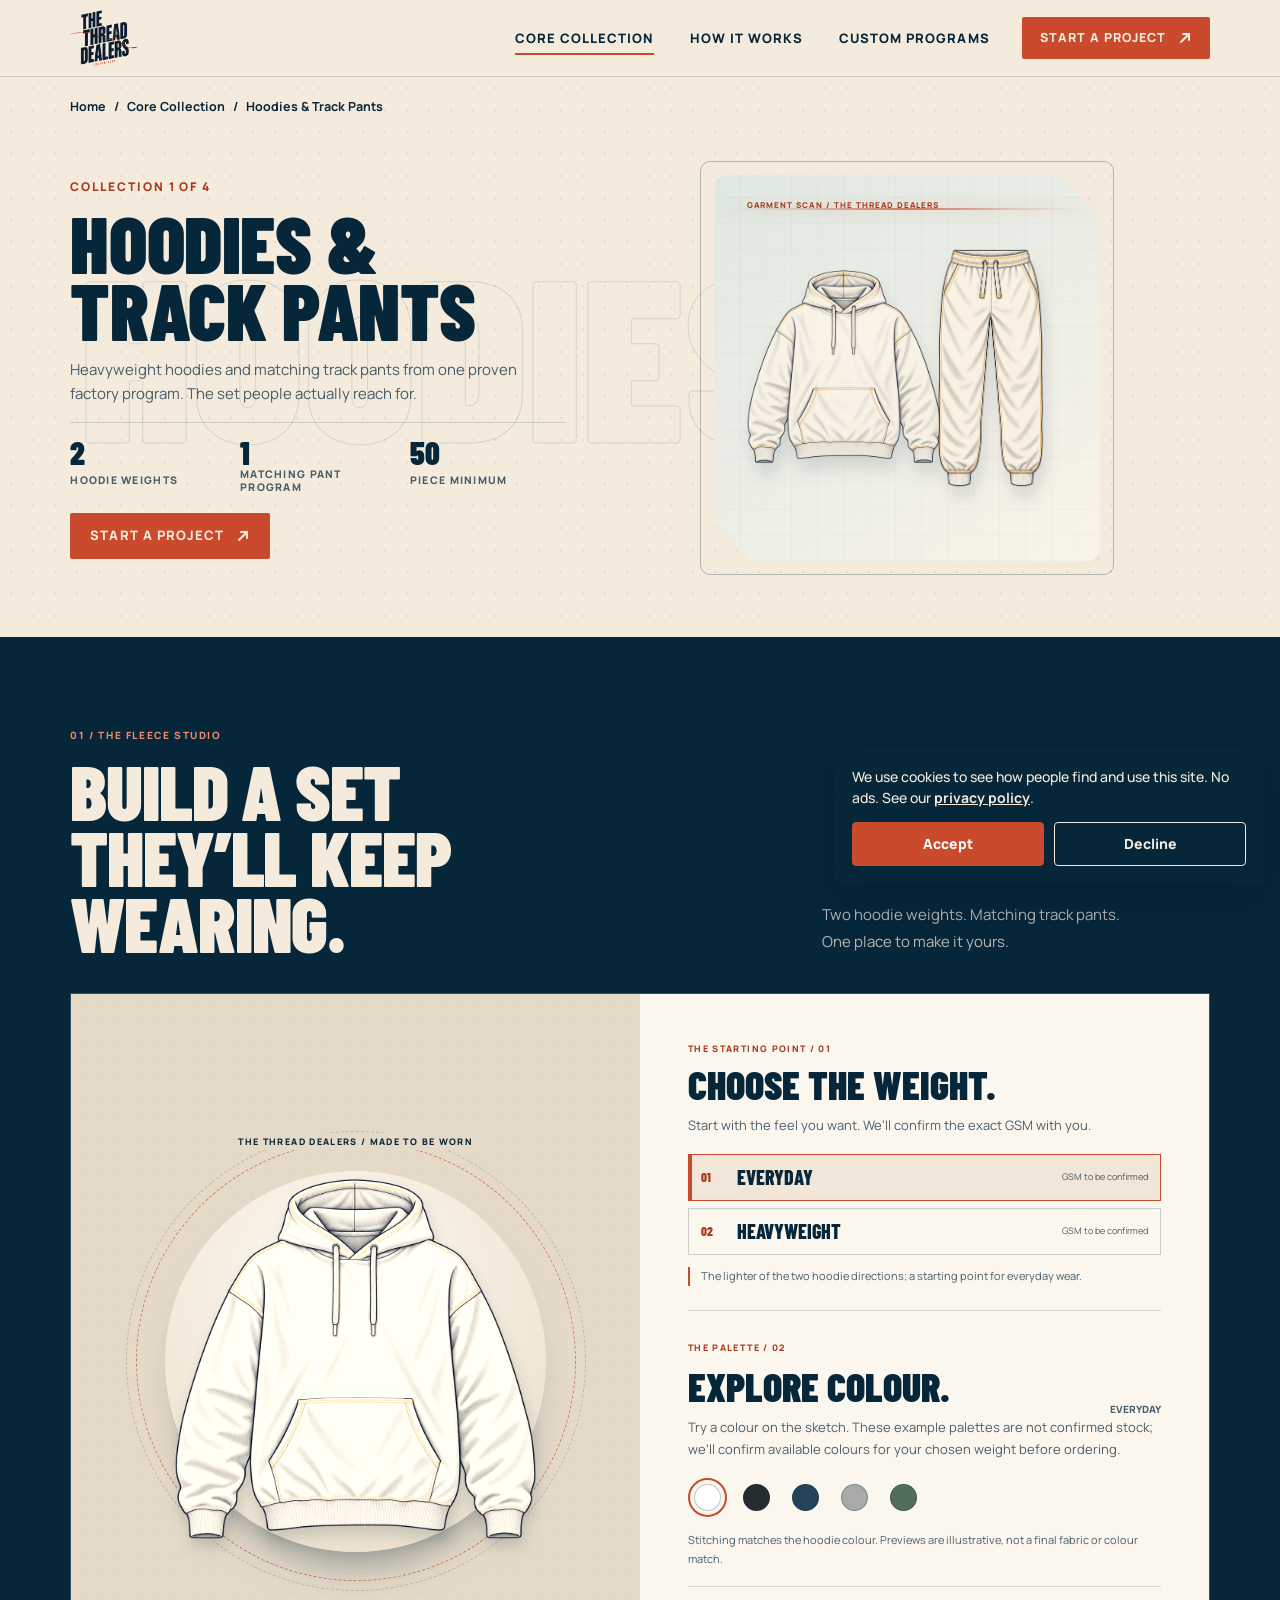
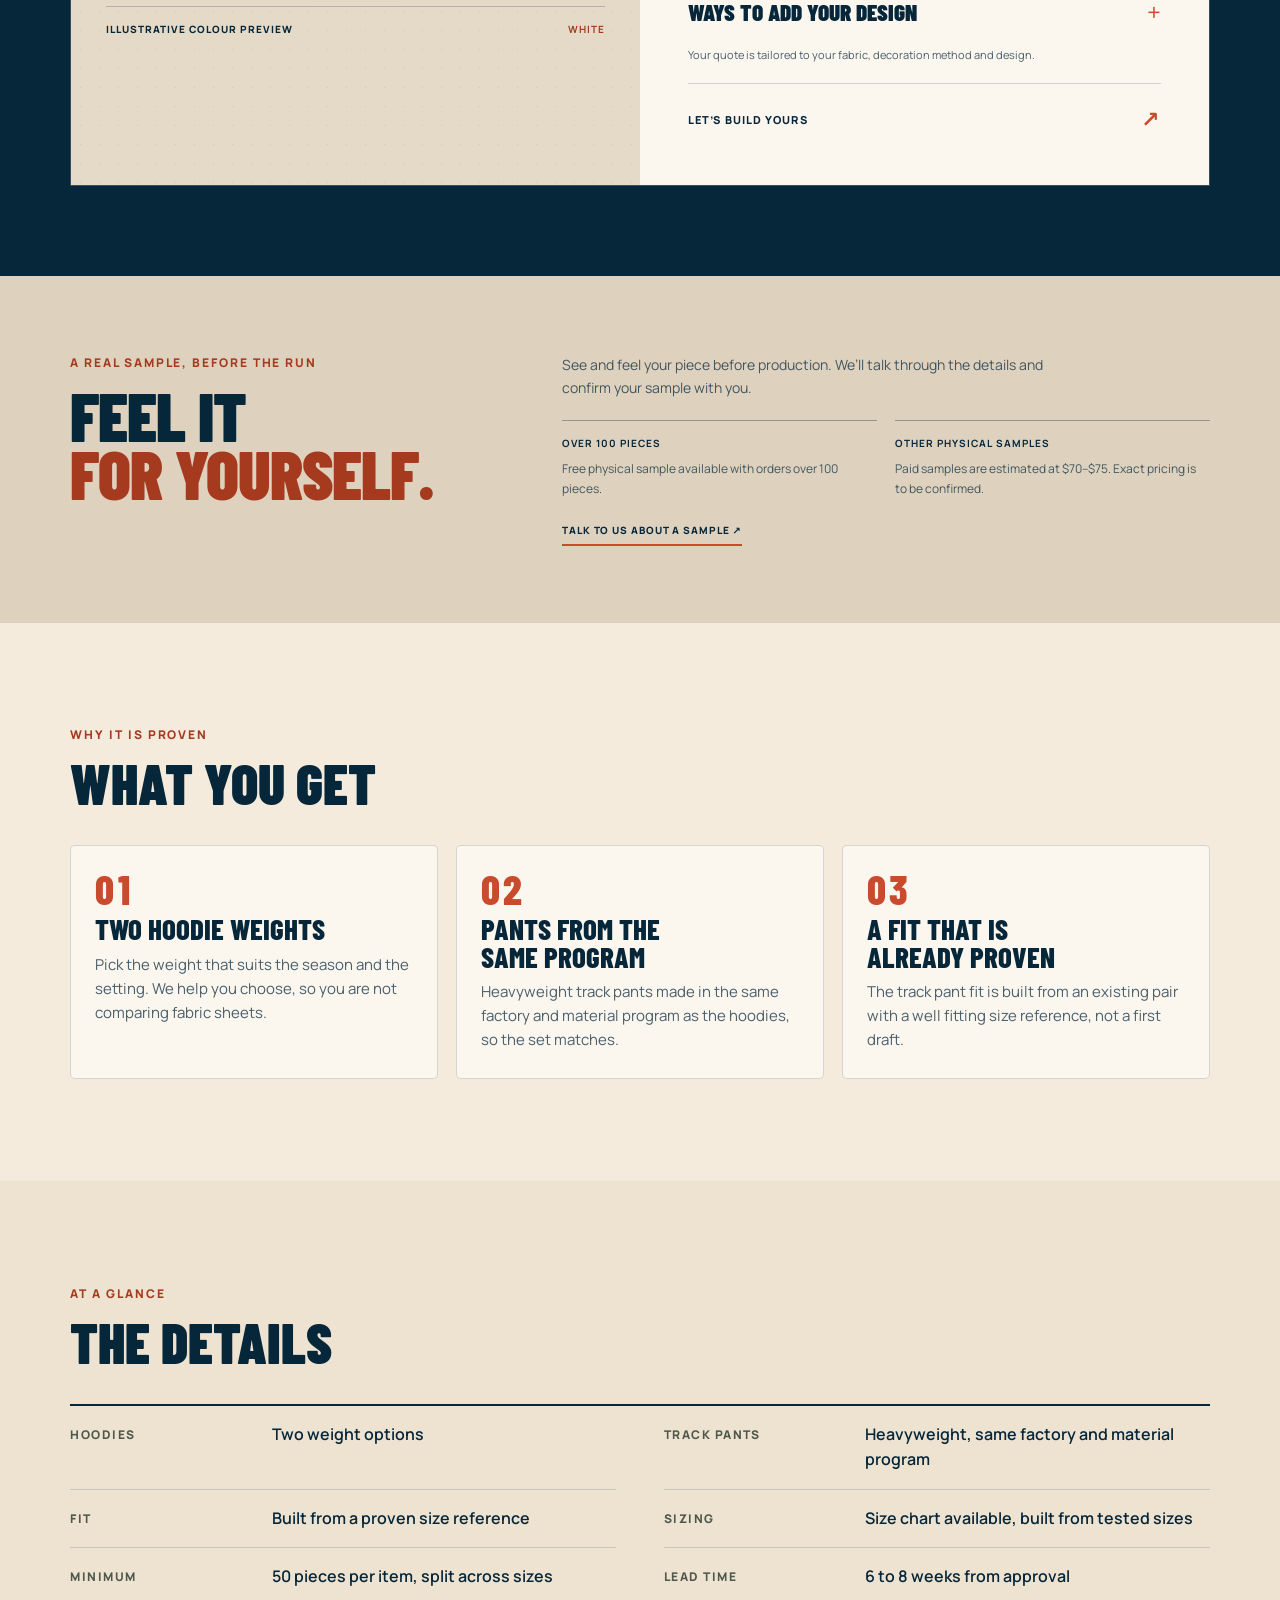
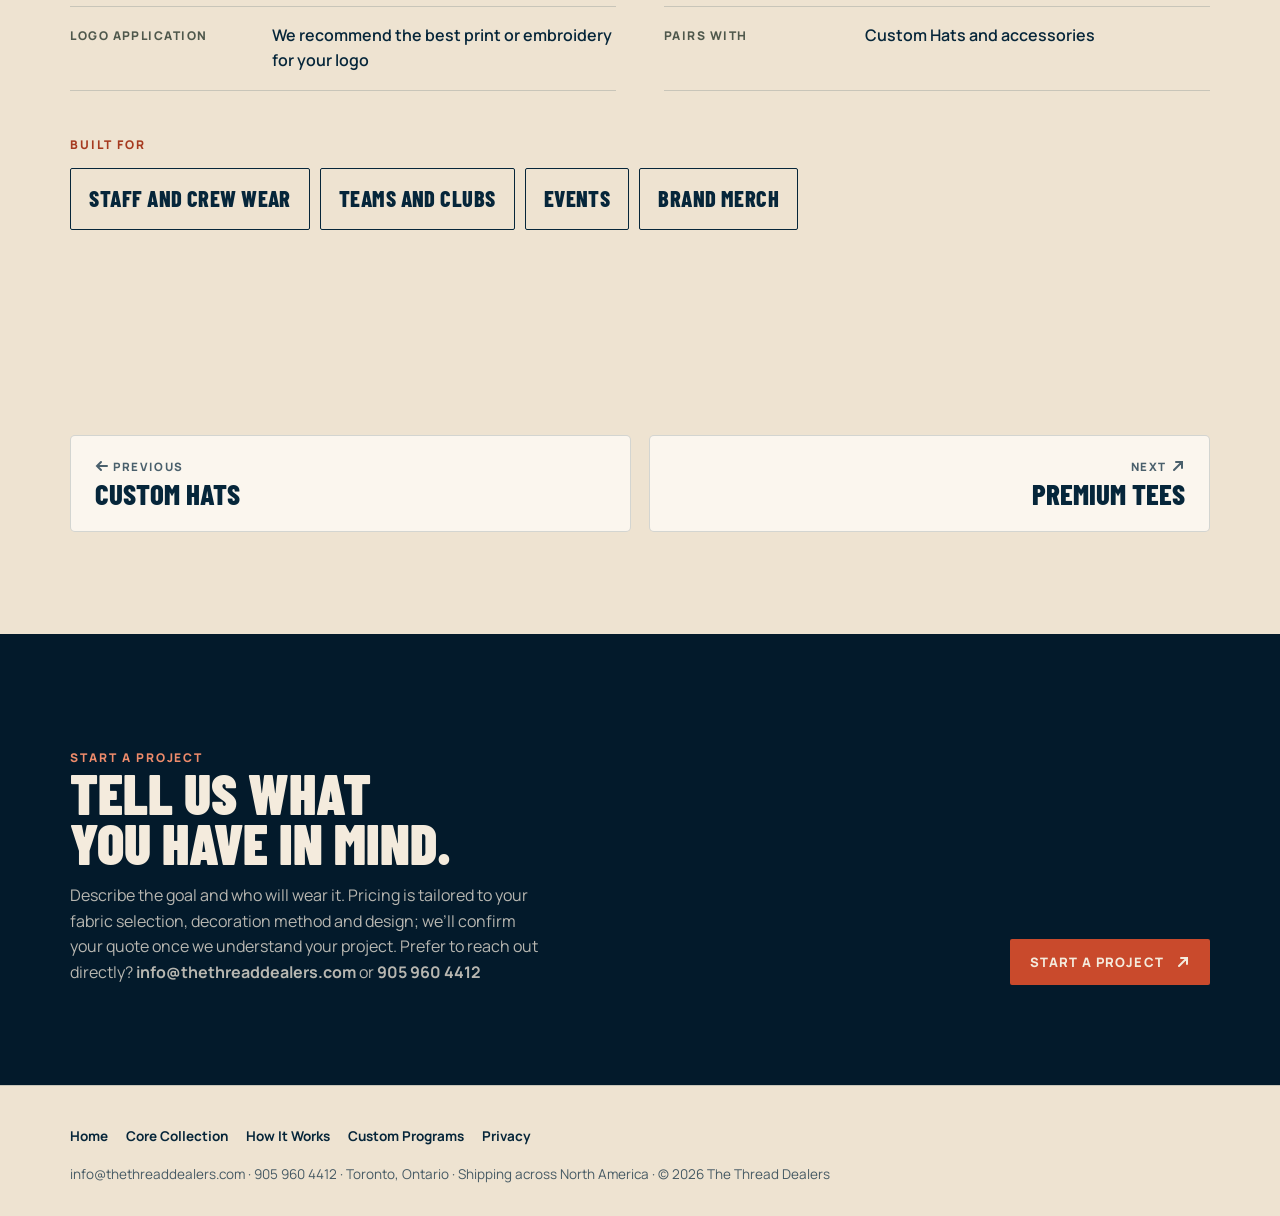
<file: hoodies-track-pants.html>
<!doctype html>
<html lang="en">
<head>
<meta charset="utf-8">
<meta name="viewport" content="width=device-width,initial-scale=1,viewport-fit=cover">
<title>Custom Hoodies & Track Pants in Toronto | The Thread Dealers</title>
<meta name="description" content="Heavyweight hoodies and matching track pants from one proven factory program. The set people actually reach for. Custom made for businesses, teams and events. 50 piece minimum, 6 to 8 weeks, shipping across North America.">
<meta name="robots" content="index,follow">
<link rel="canonical" href="https://thethreaddealers.com/hoodies-track-pants.html">
<meta name="theme-color" content="#031A2B">
<meta property="og:type" content="website"><meta property="og:site_name" content="The Thread Dealers"><meta property="og:locale" content="en_CA">
<meta property="og:title" content="Custom Hoodies & Track Pants in Toronto | The Thread Dealers"><meta property="og:description" content="Heavyweight hoodies and matching track pants from one proven factory program. The set people actually reach for. Custom made for businesses, teams and events. 50 piece minimum, 6 to 8 weeks, shipping across North America."><meta property="og:url" content="https://thethreaddealers.com/hoodies-track-pants.html">
<meta name="twitter:card" content="summary_large_image"><meta name="twitter:title" content="Custom Hoodies & Track Pants in Toronto | The Thread Dealers"><meta name="twitter:description" content="Heavyweight hoodies and matching track pants from one proven factory program. The set people actually reach for. Custom made for businesses, teams and events. 50 piece minimum, 6 to 8 weeks, shipping across North America.">
<script type="application/ld+json">{"@context": "https://schema.org", "@graph": [{"@type": "BreadcrumbList", "itemListElement": [{"@type": "ListItem", "position": 1, "name": "Home", "item": "https://thethreaddealers.com/"}, {"@type": "ListItem", "position": 2, "name": "Core Collection", "item": "https://thethreaddealers.com/collection.html"}, {"@type": "ListItem", "position": 3, "name": "Hoodies & Track Pants", "item": "https://thethreaddealers.com/hoodies-track-pants.html"}]}, {"@type": "Product", "name": "Custom Hoodies & Track Pants", "description": "Heavyweight hoodies and matching track pants from one proven factory program. The set people actually reach for.", "brand": {"@type": "Brand", "name": "The Thread Dealers"}, "url": "https://thethreaddealers.com/hoodies-track-pants.html", "category": "Custom apparel"}]}</script>
<link rel="preconnect" href="https://fonts.googleapis.com"><link rel="preconnect" href="https://fonts.gstatic.com" crossorigin>
<link rel="stylesheet" href="https://fonts.googleapis.com/css2?family=Barlow+Condensed:wght@600;700;800;900&family=Manrope:wght@400;500;600;700;800&display=swap">
<style>:root{
  /* Layout: shared detail page system; cream canvas, navy bands, condensed display type */
  --cream:#F4EBDD;--cream-2:#EEE3D1;--paper:#FBF6EE;--stone:#D8CCBA;--ink:#06263A;--deep:#031A2B;--rust:#C94A2C;--rust-ink:#A63A1F;--rust-lite:#EE8B6B;--olive:#4F584C;
  --muted:rgba(6,38,58,.72);--line:rgba(6,38,58,.16);--cream-line:rgba(244,235,221,.18);
  --display:"Barlow Condensed","Arial Narrow","Roboto Condensed",system-ui,sans-serif;
  --body:"Manrope",system-ui,-apple-system,"Segoe UI",Roboto,sans-serif;
  --gl:max(clamp(16px,5.5vw,84px),env(safe-area-inset-left,0px));--gr:max(clamp(16px,5.5vw,84px),env(safe-area-inset-right,0px));
  --head-h:76px;color-scheme:light;
}
*,*::before,*::after{box-sizing:border-box}
html{scroll-behavior:smooth;padding-top:env(safe-area-inset-top,0px);padding-bottom:env(safe-area-inset-bottom,0px)}
body{margin:0;background:var(--cream);color:var(--ink);font-family:var(--body);font-size:16px;line-height:1.6;-webkit-font-smoothing:antialiased}
body::before{content:"";position:fixed;inset:0 0 auto;height:env(safe-area-inset-top,0px);z-index:60;background:var(--cream)}
img{max-width:100%}
a{color:inherit}
:focus-visible{outline:3px solid var(--rust);outline-offset:3px;border-radius:2px}
.wrap{max-width:1280px;margin-inline:auto;padding-left:var(--gl);padding-right:var(--gr)}
h1,h2,h3{text-wrap:balance}
.dotgrid{background-image:radial-gradient(rgba(6,38,58,.14) 1px,transparent 1.3px);background-size:22px 22px}
.eyebrow{font-size:12px;font-weight:800;letter-spacing:.16em;text-transform:uppercase;color:var(--rust-ink);margin:0 0 14px}
.h2{font-family:var(--display);font-weight:900;text-transform:uppercase;font-size:clamp(2.2rem,4.4vw,3.8rem);line-height:.9;margin:0}
.lead{font-size:1.12rem;color:var(--muted);max-width:52ch;margin:18px 0 0}
.btn{display:inline-flex;align-items:center;gap:12px;background:var(--rust);color:var(--cream);font:800 13px/1 var(--body);letter-spacing:.08em;text-transform:uppercase;padding:16px 20px;border-radius:2px;text-decoration:none;transition:background .2s}
.btn:hover{background:var(--ink)}
.btn svg,.link svg{width:14px;height:14px}
.link{font-weight:800;font-size:13px;letter-spacing:.08em;text-transform:uppercase;text-decoration:none;display:inline-flex;align-items:center;gap:10px;padding-bottom:4px;border-bottom:2px solid var(--rust);transition:gap .2s}
.link:hover{gap:14px}
/* header */
.top{position:sticky;top:env(safe-area-inset-top,0px);z-index:50;background:rgba(244,235,221,.94);-webkit-backdrop-filter:blur(12px);backdrop-filter:blur(12px);border-bottom:1px solid var(--line)}
.top-inner{display:flex;align-items:center;gap:32px;height:var(--head-h)}
.brand img{display:block;height:56px;width:auto}
.nav{margin-left:auto}
.nav ul{display:flex;gap:36px;list-style:none;margin:0;padding:0}
.nav a{font-weight:800;font-size:13px;letter-spacing:.08em;text-transform:uppercase;text-decoration:none;padding:6px 0;border-bottom:2px solid transparent}
.nav a:hover,.nav a[aria-current="page"]{border-bottom-color:var(--rust)}
.top .btn{padding:14px 18px;font-size:12.5px}
.menu-btn{display:none;margin-left:auto;background:none;border:1.5px solid var(--ink);border-radius:2px;width:44px;height:42px;color:var(--ink);cursor:pointer;align-items:center;justify-content:center}
.menu-btn svg{width:20px;height:20px}
.nav-cta{display:none}
/* hero */
.p-hero{padding-block:clamp(36px,6vw,72px) clamp(56px,8vw,100px);border-bottom:1px solid var(--line)}
.crumbs{display:flex;flex-wrap:wrap;gap:8px;font-size:12.5px;font-weight:700;color:var(--muted);margin:0 0 clamp(28px,5vw,52px)}
.crumbs a{text-decoration:none}
.crumbs a:hover{color:var(--rust-ink)}
.p-hero-grid{display:grid;grid-template-columns:minmax(0,1fr) minmax(0,1fr);gap:clamp(28px,5vw,72px);align-items:center}
.p-title{font-family:var(--display);font-weight:900;text-transform:uppercase;font-size:clamp(3.2rem,8vw,7.4rem);line-height:.84;margin:0;letter-spacing:-.005em}
.chips{display:flex;flex-wrap:wrap;gap:8px;margin:22px 0 0;padding:0;list-style:none}
.chips li{font-size:12.5px;font-weight:800;letter-spacing:.06em;text-transform:uppercase;background:var(--paper);border:1px solid var(--line);border-radius:2px;padding:8px 11px}
.chips li.tag{position:relative;background:var(--rust);color:var(--cream);border-color:var(--rust);padding:9px 13px;box-shadow:0 8px 16px -8px rgba(201,74,44,.7)}
.chips li.tag::before{content:"";position:absolute;inset:3px;border:1px dashed rgba(244,235,221,.7);border-radius:1px;pointer-events:none}
.chips li.tag.sampling{background:var(--ink);border-color:var(--ink);box-shadow:none}
.cta-row{display:flex;flex-wrap:wrap;gap:16px 24px;align-items:center;margin-top:30px}
.art-card{background:var(--paper);border:1px solid var(--line);border-radius:6px;padding:clamp(18px,3vw,36px);background-image:radial-gradient(rgba(6,38,58,.1) 1px,transparent 1.3px);background-size:18px 18px}
.art-card figcaption{display:flex;justify-content:space-between;gap:12px;font-size:11.5px;font-weight:800;letter-spacing:.14em;text-transform:uppercase;color:var(--muted);margin-top:12px;padding-top:12px;border-top:1px solid var(--line)}
/* sections */
.sec{padding-block:clamp(56px,8vw,110px)}
.sec.alt{background:var(--cream-2)}
.sec-head{display:flex;flex-wrap:wrap;justify-content:space-between;align-items:end;gap:16px 40px;margin-bottom:36px}
.features{display:grid;grid-template-columns:repeat(3,minmax(0,1fr));gap:18px}
.feature{background:var(--paper);border:1px solid var(--line);border-radius:5px;padding:26px 24px;display:grid;gap:10px;align-content:start;transition:transform .35s cubic-bezier(.2,.8,.2,1),box-shadow .35s}
.feature:hover{transform:translateY(-6px);box-shadow:0 26px 40px -26px rgba(6,38,58,.5)}
.feature b{font-family:var(--display);font-weight:800;font-size:1.05rem;letter-spacing:.08em;color:var(--rust-ink)}
.feature h3{font-family:var(--display);font-weight:800;text-transform:uppercase;font-size:1.8rem;line-height:.95;margin:0}
.feature p{margin:0;color:var(--muted);font-size:15px}
.specs{display:grid;grid-template-columns:minmax(0,1fr) minmax(0,1fr);gap:0 48px;margin:0;border-top:2px solid var(--ink)}
.specs div{display:grid;grid-template-columns:minmax(120px,.7fr) minmax(0,1.3fr);gap:16px;padding:16px 0;border-bottom:1px solid var(--line);min-width:0}
.specs dt{font-size:12px;font-weight:800;letter-spacing:.12em;text-transform:uppercase;color:var(--olive);padding-top:3px}
.specs dd{margin:0;font-weight:600}
.for{display:flex;flex-wrap:wrap;gap:10px;list-style:none;margin:0;padding:0}
.for li{font-family:var(--display);font-weight:800;text-transform:uppercase;font-size:1.4rem;letter-spacing:.02em;padding:12px 18px;border:1.5px solid var(--ink);border-radius:2px}
/* steps and promises */
.mini-steps{list-style:none;margin:0;padding:0;display:grid;grid-template-columns:repeat(4,minmax(0,1fr));gap:18px;counter-reset:s}
.mini-steps li{border-top:2px solid var(--ink);padding-top:16px;counter-increment:s;min-width:0}
.mini-steps li::before{content:counter(s);display:grid;place-items:center;width:40px;height:40px;border-radius:50%;background:var(--ink);color:var(--cream);font-family:var(--display);font-weight:800;font-size:1.3rem;margin-bottom:14px}
.mini-steps h3{font-family:var(--display);font-weight:800;text-transform:uppercase;font-size:1.4rem;line-height:1;margin:0 0 8px}
.mini-steps p{margin:0;font-size:14.5px;color:var(--muted)}
.promises{display:grid;grid-template-columns:minmax(0,.8fr) minmax(0,.8fr) minmax(0,1.4fr);gap:16px;margin-top:36px}
.promise{background:var(--paper);border:1px solid var(--line);border-radius:5px;padding:22px 24px;display:grid;gap:8px;align-content:start;min-width:0}
.promise b{font-family:var(--display);font-weight:900;font-size:clamp(2.2rem,3.4vw,3.2rem);line-height:.9}
.promise span{font-size:14.5px;font-weight:600;color:var(--muted)}
.promise.sign{background:var(--ink);border-color:var(--ink);color:var(--cream);box-shadow:0 0 0 2px var(--rust)}
.promise.sign span{color:rgba(244,235,221,.82)}
.promise.sign .tag{font-size:11px;font-weight:800;letter-spacing:.16em;text-transform:uppercase;color:var(--rust-lite)}
/* detailed steps */
.big-steps{list-style:none;margin:0;padding:0;display:grid;gap:18px}
.big-step{display:grid;grid-template-columns:88px minmax(0,1fr) minmax(0,1fr) minmax(0,1fr);gap:24px;align-items:start;background:var(--paper);border:1px solid var(--line);border-radius:5px;padding:26px 28px}
.big-step .n{font-family:var(--display);font-weight:900;font-size:4.2rem;line-height:.8;color:var(--rust)}
.big-step h3{font-family:var(--display);font-weight:800;text-transform:uppercase;font-size:2rem;line-height:.95;margin:0}
.big-step h4{margin:0 0 6px;font-size:11.5px;font-weight:800;letter-spacing:.14em;text-transform:uppercase;color:var(--olive)}
.big-step p{margin:0;font-size:15px;color:var(--muted)}
/* faq */
.faq{display:grid;gap:10px;max-width:900px}
.faq details{background:var(--paper);border:1px solid var(--line);border-radius:4px;padding:0 22px}
.faq summary{cursor:pointer;list-style:none;padding:18px 0;font-weight:800;font-size:16.5px;display:flex;justify-content:space-between;gap:16px}
.faq summary::-webkit-details-marker{display:none}
.faq summary::after{content:"+";font-family:var(--display);font-size:1.6rem;line-height:.8;color:var(--rust)}
.faq details[open] summary::after{content:"\2212"}
.faq details p{margin:0 0 18px;color:var(--muted);max-width:65ch}
/* programs */
.progs{display:grid;grid-template-columns:repeat(2,minmax(0,1fr));gap:18px}
.prog{position:relative;background:var(--ink);color:var(--cream);border-radius:6px;padding:30px 30px 32px;display:grid;gap:12px;align-content:start;transition:transform .45s cubic-bezier(.2,.9,.25,1.15),box-shadow .45s;min-width:0}
.prog:hover{transform:translateY(-12px) scale(1.03);box-shadow:0 46px 70px -30px rgba(3,26,43,.85)}
.prog .k{display:flex;justify-content:space-between;gap:10px;font-size:11.5px;font-weight:800;letter-spacing:.16em;text-transform:uppercase;color:var(--stone)}
.prog .k .addon{background:var(--rust);color:var(--cream);padding:4px 8px;border-radius:2px}
.prog h3{font-family:var(--display);font-weight:800;text-transform:uppercase;font-size:2.3rem;line-height:.92;margin:0}
.prog p{margin:0;color:rgba(244,235,221,.8)}
.prog ul{margin:4px 0 0;padding:0;list-style:none;display:flex;flex-wrap:wrap;gap:8px}
.prog li{font-size:12.5px;font-weight:700;border:1px solid var(--cream-line);border-radius:2px;padding:6px 10px}
/* next and cta */
.pager{display:grid;grid-template-columns:repeat(2,minmax(0,1fr));gap:18px}
.pager a{display:grid;gap:4px;text-decoration:none;border:1px solid var(--line);border-radius:5px;padding:22px 24px;background:var(--paper);transition:border-color .2s,transform .3s}
.pager a:hover{border-color:var(--rust);transform:translateY(-4px)}
.pager small{font-size:11.5px;font-weight:800;letter-spacing:.14em;text-transform:uppercase;color:var(--muted)}
.pager strong{font-family:var(--display);font-weight:800;text-transform:uppercase;font-size:1.8rem;line-height:1}
.pager a.next{text-align:right}
.cta-band{background:var(--deep);color:var(--cream);padding-block:clamp(56px,8vw,100px)}
.cta-grid{display:flex;flex-wrap:wrap;justify-content:space-between;align-items:end;gap:24px 40px}
.cta-band .h2{max-width:16ch}
.cta-band p{color:rgba(244,235,221,.75);margin:14px 0 0;max-width:48ch}
.cta-band .eyebrow{color:var(--rust-lite)}
.mail{font-weight:700;user-select:all}
.foot{background:var(--cream-2);border-top:1px solid var(--line);padding-block:40px calc(30px + env(safe-area-inset-bottom,0px));font-size:13.5px;color:var(--muted)}
.foot .wrap{display:flex;flex-wrap:wrap;justify-content:space-between;gap:16px}
.foot a{text-decoration:none;font-weight:700;color:var(--ink);margin-right:18px}
/* flats */
.art-svg{display:block;width:100%;height:auto;overflow:visible}
.g-sil{fill:var(--paper);stroke:var(--ink);stroke-width:2.2;stroke-linejoin:round}
.g-dark{fill:rgba(6,38,58,.1);stroke:var(--ink);stroke-width:2;stroke-linejoin:round}
.g-btn{fill:var(--paper);stroke:var(--ink);stroke-width:1.6}
.g-seam{fill:none;stroke:var(--ink);stroke-width:1.2;stroke-linecap:round;stroke-linejoin:round;opacity:.7}
.g-rib{fill:none;stroke:var(--ink);stroke-width:.8;opacity:.45}
.g-fold{fill:none;stroke:var(--ink);stroke-width:.9;stroke-linecap:round;opacity:.3}
.g-stitch{fill:none;stroke:var(--rust);stroke-width:1.5;stroke-dasharray:3 2.6;stroke-linecap:round}
.num{font-family:var(--display);font-weight:900;font-size:46px;fill:none;stroke:var(--ink);stroke-width:1.5}
.callout path{fill:none;stroke:var(--ink);stroke-width:.8;opacity:.55}
.callout circle{fill:var(--rust)}
.callout text{font:800 8.4px var(--body);letter-spacing:.12em;fill:rgba(6,38,58,.7)}
@media (max-width:960px){
  .p-hero-grid{grid-template-columns:1fr}
  .features{grid-template-columns:1fr 1fr}
  .specs{grid-template-columns:1fr}
  .mini-steps{grid-template-columns:1fr 1fr}
  .promises{grid-template-columns:1fr 1fr}.promise.sign{grid-column:1 / -1}
  .big-step{grid-template-columns:64px minmax(0,1fr)}
  .big-step>div{grid-column:2}
}
@media (max-width:860px){
  .nav,.top .btn{display:none}
  .menu-btn{display:inline-flex}
  .top.open .nav{display:block;position:absolute;top:100%;left:0;right:0;background:var(--cream);border-bottom:1px solid var(--line);padding:8px var(--gr) 20px var(--gl)}
  .top.open .nav ul{flex-direction:column;gap:0}
  .top.open .nav a{display:block;padding:15px 0;border-bottom:1px solid var(--line)}
  .top.open .nav-cta{display:block}
}
@media (max-width:640px){
  .features,.mini-steps,.promises,.progs,.pager{grid-template-columns:1fr}
  .specs div{grid-template-columns:1fr;gap:4px}
  .big-step{grid-template-columns:1fr;gap:12px}
  .big-step>div{grid-column:1}
  .pager a.next{text-align:left}
}
@media (prefers-reduced-motion:reduce){*{transition-duration:.01ms!important}html{scroll-behavior:auto}}

/* Garment drawings (raster flats): sized by width so every browser lays them out the same */
.art-img{display:flex;align-items:center;justify-content:center;gap:5%;width:100%}
.art-img img{display:block;height:auto;max-width:none;filter:drop-shadow(0 12px 14px rgba(6,38,58,.14))}
.art-hd img:first-child{width:50%}
.art-hd img:last-child{width:25%}
.art-te img{width:50%}
.art-je img{width:54%}
.art-cp img{width:80%}
.tile-art{object-fit:contain}

/* ===== Shared motion for inner pages ===== */
.rv{opacity:0;transform:translateY(26px);transition:opacity .7s cubic-bezier(.2,.7,.2,1),transform .7s cubic-bezier(.2,.7,.2,1)}
.rv.in{opacity:1;transform:none}
.rv.d1{transition-delay:.08s}.rv.d2{transition-delay:.16s}.rv.d3{transition-delay:.24s}
@media (prefers-reduced-motion:reduce){.rv{opacity:1;transform:none}}
.no-js .rv{opacity:1;transform:none}

/* ===== Showroom hero (product pages) ===== */
.show{position:relative;background:var(--deep);color:var(--cream);overflow:hidden;padding-block:clamp(28px,4vw,48px) clamp(64px,8vw,110px);
  background-image:radial-gradient(rgba(244,235,221,.07) 1px,transparent 1.3px);background-size:22px 22px}
.show .crumbs{color:rgba(244,235,221,.6)}
.show .crumbs a:hover{color:var(--rust-lite)}
.show-ghost{position:absolute;left:50%;top:52%;transform:translate(-50%,-50%);font-family:var(--display);font-weight:900;text-transform:uppercase;font-size:clamp(7rem,22vw,22rem);line-height:.8;white-space:nowrap;color:transparent;-webkit-text-stroke:1.5px rgba(244,235,221,.12);pointer-events:none;user-select:none}
.show-grid{position:relative;display:grid;grid-template-columns:minmax(0,.9fr) minmax(0,1.1fr);gap:clamp(24px,4vw,64px);align-items:center}
.show .eyebrow{color:var(--rust-lite)}
.show .p-title{color:var(--cream)}
.show .lead{color:rgba(244,235,221,.78)}
.show .chips li{background:rgba(244,235,221,.06);border-color:rgba(244,235,221,.2);color:var(--cream)}
.show .link{color:var(--cream)}
.stage-art{position:relative;aspect-ratio:1;max-width:620px;width:100%;justify-self:center;display:grid;place-items:center}
.stage-ring{position:absolute;inset:4%;border-radius:50%;border:2px dashed rgba(201,74,44,.55);animation:spin 40s linear infinite}
.stage-ring.r2{inset:13%;border:1px solid rgba(244,235,221,.12);animation-duration:70s;animation-direction:reverse}
.stage-ring.r2::before{content:"";position:absolute;top:-5px;left:50%;width:10px;height:10px;margin-left:-5px;border-radius:50%;background:var(--rust)}
.stage-disc{position:absolute;inset:16%;border-radius:50%;background:radial-gradient(circle at 50% 40%,#F7EFE2,#E9DCC6 70%);box-shadow:0 40px 80px -30px rgba(0,0,0,.7)}
@keyframes spin{to{transform:rotate(360deg)}}
.stage-art .art-img{position:relative;width:86%}
.stage-art .art-img img{filter:drop-shadow(0 18px 18px rgba(6,38,58,.22))}
.stage-art.enter .art-img{animation:artIn 1s cubic-bezier(.2,.9,.25,1.1) both .15s}
@keyframes artIn{from{opacity:0;transform:translateY(40px) rotate(-6deg) scale(.86)}to{opacity:1;transform:none}}
.stamp-big{position:absolute;right:2%;top:6%;width:min(40%,220px);transform:rotate(-12deg);z-index:2}
.stamp-big svg{display:block;width:100%;height:auto;overflow:visible}
.stamp-big .o{fill:none;stroke:var(--rust);stroke-width:6}.stamp-big .i{fill:none;stroke:var(--rust);stroke-width:2}
.stamp-big .c{fill:none;stroke:var(--rust);stroke-width:4.5}
.stamp-big .k{fill:none;stroke:var(--rust);stroke-width:9;stroke-linecap:round;stroke-linejoin:round;stroke-dasharray:1;stroke-dashoffset:1}
.stamp-big text{fill:var(--rust)}
.stamp-big .t{font:900 40px var(--display);letter-spacing:1px}.stamp-big .s{font:800 9.5px var(--body);letter-spacing:1.6px}
.stage-art.enter .stamp-big{animation:slam .55s cubic-bezier(.5,0,.8,.3) both 1s}
.stage-art.enter .stamp-big .k{animation:draw .55s ease-out forwards 1.55s}
@keyframes slam{0%{opacity:0;transform:rotate(-30deg) scale(2.6)}80%{opacity:1;transform:rotate(-12deg) scale(.94)}100%{opacity:1;transform:rotate(-12deg) scale(1)}}
@keyframes draw{to{stroke-dashoffset:0}}
.stat-row{display:flex;flex-wrap:wrap;gap:10px 28px;margin-top:26px;padding-top:20px;border-top:1px solid var(--cream-line)}
.stat-row div{display:grid}
.stat-row b{font-family:var(--display);font-weight:900;font-size:2rem;line-height:1}
.stat-row span{font-size:12px;font-weight:800;letter-spacing:.12em;text-transform:uppercase;color:rgba(244,235,221,.6)}

/* feature cards: numbered, lift on hover */
.feature{position:relative;overflow:hidden}
.feature::after{content:"";position:absolute;left:0;bottom:0;height:3px;width:100%;background:var(--rust);transform:scaleX(0);transform-origin:0 50%;transition:transform .45s}
.feature:hover::after{transform:scaleX(1)}
.feature b{font-size:2.6rem;line-height:.8;color:var(--rust)}

/* specs: tag style rows */
.specs div{transition:background .25s,padding .25s}
.specs div:hover{background:var(--paper);padding-left:12px}

/* ===== Collection page ===== */
.col-hero{position:relative;background:var(--deep);color:var(--cream);overflow:hidden;padding-block:clamp(28px,4vw,48px) 0;
  background-image:radial-gradient(rgba(244,235,221,.07) 1px,transparent 1.3px);background-size:22px 22px}
.col-hero .crumbs{color:rgba(244,235,221,.6)}
.col-hero .eyebrow{color:var(--rust-lite)}
.col-title{font-family:var(--display);font-weight:900;text-transform:uppercase;font-size:clamp(3.4rem,10vw,10rem);line-height:.82;margin:0;letter-spacing:-.005em}
.col-title span{display:block;color:var(--rust)}
.col-intro{display:flex;flex-wrap:wrap;justify-content:space-between;align-items:end;gap:20px 48px}
.col-intro p{max-width:44ch;color:rgba(244,235,221,.78);margin:0;font-size:1.06rem}
/* the rail: four hang tags on a rod */
.rail-wrap{position:relative;margin-top:clamp(30px,5vw,56px);padding-top:26px}
.rod{position:absolute;left:-4%;right:-4%;top:26px;height:6px;border-radius:3px;background:linear-gradient(#9A8A66,#E4D6A8 40%,#8D7C58)}
.tags{position:relative;display:grid;grid-template-columns:repeat(4,minmax(0,1fr));gap:18px;list-style:none;margin:0;padding:0}
.tag-btn{position:relative;display:block;width:100%;text-align:left;font:inherit;color:inherit;background:none;border:0;padding:44px 0 0;cursor:pointer;transform-origin:50% 0;animation:sway 5s ease-in-out infinite}
.tags li:nth-child(2) .tag-btn{animation-delay:-1.2s}.tags li:nth-child(3) .tag-btn{animation-delay:-2.6s}.tags li:nth-child(4) .tag-btn{animation-delay:-3.8s}
@keyframes sway{0%,100%{transform:rotate(-1.2deg)}50%{transform:rotate(1.2deg)}}
.tag-btn:hover{animation-play-state:paused}
.hook{position:absolute;left:50%;top:-6px;width:36px;height:52px;margin-left:-18px;pointer-events:none}
.hook path{fill:none;stroke:#C9B98E;stroke-width:3;stroke-linecap:round}
.tag-card{position:relative;background:var(--cream);color:var(--ink);border-radius:6px;padding:18px 18px 16px;display:grid;gap:10px;transition:transform .45s cubic-bezier(.2,.9,.25,1.2),box-shadow .45s,background .3s;box-shadow:0 22px 40px -28px rgba(0,0,0,.8);background-image:radial-gradient(rgba(6,38,58,.1) 1px,transparent 1.3px);background-size:16px 16px}
.tag-card::before{content:"";position:absolute;left:50%;top:-1px;width:16px;height:16px;margin-left:-8px;border-radius:50%;background:var(--deep);box-shadow:0 0 0 3px #C9B98E}
.tag-card .n{font-family:var(--display);font-weight:800;font-size:1rem;letter-spacing:.1em;color:var(--rust-ink)}
.tag-card .pic{height:clamp(110px,12vw,170px);display:flex;align-items:center;justify-content:center;gap:6%}
.tag-card .pic img{height:100%;width:auto;max-width:62%;object-fit:contain;filter:drop-shadow(0 10px 10px rgba(6,38,58,.16));transition:transform .5s cubic-bezier(.2,.9,.25,1.2)}
.tag-card .pic img+img{max-width:30%}
.tag-card h3{font-family:var(--display);font-weight:900;text-transform:uppercase;font-size:clamp(1.4rem,2vw,2rem);line-height:.9;margin:0}
.tag-btn:hover .tag-card{transform:translateY(8px)}
.tag-btn:hover .pic img{transform:scale(1.06) rotate(-2deg)}
.tag-btn[aria-pressed="true"] .tag-card{transform:translateY(18px);background-color:#FFF8EC;box-shadow:0 34px 50px -24px rgba(0,0,0,.9),0 0 0 3px var(--rust)}
.tag-btn[aria-pressed="true"]{animation-play-state:paused}
.tag-btn:focus-visible{outline:none}
.tag-btn:focus-visible .tag-card{box-shadow:0 0 0 3px var(--rust-lite)}
/* stage for the selected piece */
.sel{position:relative;margin-top:clamp(56px,7vw,90px);padding-block:clamp(40px,6vw,72px);background:var(--cream);color:var(--ink)}
.sel::before{content:"";position:absolute;left:50%;top:0;width:2px;height:clamp(56px,7vw,90px);margin-top:calc(-1 * clamp(56px,7vw,90px));background:repeating-linear-gradient(var(--rust) 0 6px,transparent 6px 12px)}
.sel-grid{display:grid;grid-template-columns:minmax(0,1.05fr) minmax(0,.95fr);gap:clamp(24px,4vw,64px);align-items:center}
.sel .stage-disc{background:radial-gradient(circle at 50% 40%,#FFFFFF,#EFE3CF 70%);box-shadow:0 30px 60px -30px rgba(6,38,58,.45)}
.sel .stage-ring.r2{border-color:rgba(6,38,58,.14)}
.sel-copy{min-width:0}
.sel-count{display:flex;align-items:baseline;gap:12px;font-family:var(--display);font-weight:800}
.sel-count b{font-size:4.6rem;line-height:.8;color:var(--rust)}
.sel-count span{font-size:1.1rem;letter-spacing:.1em;color:var(--muted)}
.sel-name{font-family:var(--display);font-weight:900;text-transform:uppercase;font-size:clamp(2.8rem,5.6vw,5.4rem);line-height:.86;margin:14px 0 0}
.sel-lead{color:var(--muted);font-size:1.08rem;max-width:46ch;margin:16px 0 0}
.sel-list{list-style:none;margin:22px 0 0;padding:0;display:grid;gap:10px}
.sel-list li{display:grid;grid-template-columns:28px 1fr;gap:12px;align-items:center;font-weight:700}
.sel-list li::before{content:"";width:28px;height:28px;border-radius:50%;background:var(--rust) url("data:image/svg+xml,%3Csvg xmlns='http://www.w3.org/2000/svg' viewBox='0 0 16 16'%3E%3Cpath d='M4.5 8.4l2.3 2.3 4.7-5' fill='none' stroke='%23F4EBDD' stroke-width='2' stroke-linecap='round' stroke-linejoin='round'/%3E%3C/svg%3E") center/16px no-repeat}
.sel-cta{display:flex;flex-wrap:wrap;gap:14px 24px;align-items:center;margin-top:28px}
.sel-switch .sel-copy>*{animation:copyIn .6s cubic-bezier(.2,.8,.2,1) both}
.sel-switch .sel-copy>*:nth-child(2){animation-delay:.05s}.sel-switch .sel-copy>*:nth-child(3){animation-delay:.1s}.sel-switch .sel-copy>*:nth-child(4){animation-delay:.15s}.sel-switch .sel-copy>*:nth-child(5){animation-delay:.2s}
@keyframes copyIn{from{opacity:0;transform:translateX(30px)}to{opacity:1;transform:none}}
.sel-switch .art-img{animation:artIn .8s cubic-bezier(.2,.9,.25,1.1) both}
.sel-switch .stamp-big{animation:slam .5s cubic-bezier(.5,0,.8,.3) both .45s}
.sel-switch .stamp-big .k{animation:draw .5s ease-out forwards .95s}
.sel-nav{display:flex;gap:8px;margin-top:24px}
.sel-nav button{width:46px;height:46px;border-radius:50%;border:1.5px solid var(--ink);background:none;color:var(--ink);cursor:pointer;display:grid;place-items:center;transition:background .2s,color .2s}
.sel-nav button:hover{background:var(--ink);color:var(--cream)}
.sel-nav svg{width:16px;height:16px}
/* chooser */
.chooser{display:grid;grid-template-columns:minmax(0,.8fr) minmax(0,1.2fr);gap:clamp(24px,4vw,56px);align-items:start}
.purpose{display:flex;flex-wrap:wrap;gap:10px;margin-top:20px}
.purpose button{font:700 15px var(--body);padding:12px 16px;border-radius:2px;border:1.5px solid rgba(6,38,58,.3);background:var(--paper);color:var(--ink);cursor:pointer;transition:background .2s,color .2s,border-color .2s}
.purpose button:hover{border-color:var(--ink)}
.purpose button[aria-pressed="true"]{background:var(--ink);color:var(--cream);border-color:var(--ink)}
.picks{display:grid;grid-template-columns:repeat(2,minmax(0,1fr));gap:14px}
.pick{display:grid;grid-template-columns:72px 1fr;gap:14px;align-items:center;text-decoration:none;background:var(--paper);border:1px solid var(--line);border-radius:5px;padding:14px;transition:opacity .35s,transform .35s,border-color .3s,box-shadow .35s}
.pick img{width:72px;height:72px;object-fit:contain}
.pick strong{font-family:var(--display);font-weight:800;text-transform:uppercase;font-size:1.3rem;line-height:.95;display:block}
.pick small{display:block;margin-top:4px;font-size:13px;color:var(--muted);font-weight:600}
.picks.filtering .pick{opacity:.32;transform:scale(.97)}
.picks.filtering .pick.match{opacity:1;transform:translateY(-4px);border-color:var(--rust);box-shadow:0 18px 30px -20px rgba(6,38,58,.6)}
.pick-note{margin:14px 0 0;font-size:14px;font-weight:600;color:var(--muted);min-height:1.5em}
/* compare */
.cmp-wrap{overflow-x:auto;margin-top:8px}
.cmp{width:100%;min-width:720px;border-collapse:collapse}
.cmp th,.cmp td{text-align:left;padding:16px 14px;border-bottom:1px solid var(--line);vertical-align:top;font-size:15px}
.cmp thead th{font-family:var(--display);font-weight:900;text-transform:uppercase;font-size:1.3rem;line-height:.95;border-bottom:2px solid var(--ink)}
.cmp tbody th{font-size:11.5px;font-weight:800;letter-spacing:.14em;text-transform:uppercase;color:var(--olive);width:150px}
.cmp tbody tr{transition:background .2s}
.cmp tbody tr:hover{background:var(--paper)}
.cmp a{font-weight:800;text-decoration:none;border-bottom:2px solid var(--rust)}

@media (max-width:960px){
  .show-grid,.sel-grid,.chooser{grid-template-columns:1fr}
  .stage-art{max-width:460px}
  .tags{grid-template-columns:repeat(4,minmax(150px,1fr));overflow-x:auto;padding:0 4px 20px;scroll-snap-type:x mandatory}
  .tags li{scroll-snap-align:start}
  .rail-wrap{margin-right:calc(-1 * var(--gr))}
}
@media (max-width:640px){
  .picks{grid-template-columns:1fr}
  .tags{grid-template-columns:repeat(4,minmax(62vw,1fr))}
  .sel-count b{font-size:3.6rem}
}
@media (prefers-reduced-motion:reduce){.tag-btn,.stage-ring{animation:none}}
/* How it works */
.how{position:relative}
.how-pin{padding-block:clamp(72px,10vw,130px)}
.how-head{display:flex;flex-wrap:wrap;justify-content:space-between;align-items:end;gap:20px 40px}
.steps{--n:72px;--gap:28px;list-style:none;margin:52px 0 0;padding:0;display:grid;grid-template-columns:repeat(4,minmax(0,1fr));gap:var(--gap);position:relative}
.steps::before,.steps::after{content:"";position:absolute;top:calc(var(--n) / 2 - 1px);left:calc(var(--n) / 2);right:calc((100% - 3 * var(--gap)) / 4 - var(--n) / 2);height:2px}
.steps::before{background:repeating-linear-gradient(90deg,rgba(6,38,58,.35) 0 6px,transparent 6px 12px)}
.steps::after{background:var(--rust);transform-origin:0 50%;transform:scaleX(var(--sp,1))}
.steps li{position:relative;min-width:0;transition:opacity .45s,transform .45s cubic-bezier(.2,.8,.2,1)}
.step-num{position:relative;z-index:1;width:var(--n);height:var(--n);border-radius:50%;background:var(--cream);border:2px solid var(--ink);display:grid;place-items:center;font-family:var(--display);font-weight:800;font-size:2rem;font-variant-numeric:tabular-nums;transition:transform .5s cubic-bezier(.2,1.4,.4,1),opacity .4s,background .35s,color .35s,border-color .35s,box-shadow .35s}
.steps li:first-child .step-num{background:var(--ink);color:var(--cream)}
.steps.armed .step-num{transform:scale(.3);opacity:0}
.steps.armed.go .step-num{transform:none;opacity:1}
.steps.go li:nth-child(2) .step-num{transition-delay:.22s}
.steps.go li:nth-child(3) .step-num{transition-delay:.44s}
.steps.go li:nth-child(4) .step-num{transition-delay:.66s}
.steps h3{font-family:var(--display);font-weight:800;text-transform:uppercase;font-size:1.85rem;line-height:.95;margin:22px 0 10px}
.steps p{margin:0;color:var(--muted);font-size:15px;max-width:30ch}
.promises{display:grid;grid-template-columns:minmax(0,.8fr) minmax(0,.8fr) minmax(0,1.4fr);gap:16px;margin-top:clamp(40px,5vw,64px)}
.promise{background:var(--paper);border:1px solid var(--line);border-radius:5px;padding:22px 24px;display:grid;gap:8px;align-content:start;min-width:0}
.promise b{font-family:var(--display);font-weight:900;font-size:clamp(2.4rem,3.6vw,3.4rem);line-height:.9;font-variant-numeric:tabular-nums}
.promise span{font-size:14.5px;font-weight:600;color:var(--muted)}
.promise.sign{background:var(--ink);color:var(--cream);border-color:var(--ink);position:relative;grid-template-columns:minmax(0,1fr) auto;column-gap:22px;transition:box-shadow .5s,transform .5s}
.promise.sign b{color:var(--cream);grid-column:1}
.promise.sign span{color:rgba(244,235,221,.82);grid-column:1}
.promise.sign .tag{font-size:11px;font-weight:800;letter-spacing:.16em;text-transform:uppercase;color:var(--rust-lite);grid-column:1}
.sig{grid-column:2;grid-row:1 / span 3;align-self:center;width:200px;height:auto}
.sig .sig-line{stroke:rgba(244,235,221,.5);stroke-width:1.5;fill:none}
.sig .sig-x{stroke:var(--rust-lite);stroke-width:2;fill:none;stroke-linecap:round}
.sig .sig-ink{stroke:var(--cream);stroke-width:2.2;fill:none;stroke-linecap:round;stroke-linejoin:round;stroke-dasharray:420;stroke-dashoffset:0;transition:stroke-dashoffset 1.4s cubic-bezier(.6,.1,.3,1)}
.sig small{font:700 9px var(--body)}
.sig text{font:800 8.5px var(--body);letter-spacing:.16em;fill:rgba(244,235,221,.55)}
/* static progress look: step 1 active, the rest still to come */
.steps::after{transform:scaleX(.14)}
.steps li:first-child .step-num{background:var(--rust);border-color:var(--rust);color:var(--cream);box-shadow:0 0 0 8px rgba(201,74,44,.14)}
.steps li:not(:first-child) .step-num{background:var(--cream);border:2px dashed rgba(6,38,58,.5);color:var(--ink)}
.sig-armed .sig .sig-ink{stroke-dashoffset:420}
.sig-armed .promises.lit .sig .sig-ink{stroke-dashoffset:0}
.promises.lit .promise.sign{transform:translateY(-8px);box-shadow:0 30px 50px -26px rgba(6,38,58,.8),0 0 0 2px var(--rust)}
@media (max-width:959px){.promises{grid-template-columns:1fr 1fr}.promise.sign{grid-column:1 / -1}}
@media (max-width:640px){.promises{grid-template-columns:1fr}.promise.sign{grid-template-columns:1fr}.sig{grid-column:1;grid-row:auto;width:180px}}




/* numbers light up in order once the section is reached */
.steps::after{transition:transform 1.05s cubic-bezier(.45,0,.3,1) .1s}
.steps.play::after{transform:scaleX(1)}
.steps li:not(:first-child) .step-num{transition:background .35s,border-color .35s,color .35s,box-shadow .35s}
.steps.play li:not(:first-child) .step-num{background:var(--rust);border:2px solid var(--rust);color:var(--cream);box-shadow:0 0 0 8px rgba(201,74,44,.14);animation:stepPop .45s cubic-bezier(.3,1.6,.5,1) both}
.steps.play li:nth-child(2) .step-num{transition-delay:.38s;animation-delay:.38s}
.steps.play li:nth-child(3) .step-num{transition-delay:.7s;animation-delay:.7s}
.steps.play li:nth-child(4) .step-num{transition-delay:1.02s;animation-delay:1.02s}
.steps.play li:first-child .step-num{animation:stepPop .45s cubic-bezier(.3,1.6,.5,1) .05s both}
@keyframes stepPop{0%{transform:scale(1)}45%{transform:scale(1.2)}100%{transform:scale(1)}}
@media (max-width:959px){.steps.play::after{transform:scaleY(1)}}
@media (max-width:959px){
  .steps{grid-template-columns:1fr;gap:34px}
  .steps::before,.steps::after{top:calc(var(--n) / 2);bottom:calc(var(--n) / 2);left:calc(var(--n) / 2 - 1px);right:auto;width:2px;height:auto}
  .steps::before{background:repeating-linear-gradient(rgba(6,38,58,.35) 0 6px,transparent 6px 12px)}
  .steps::after{transform-origin:50% 0;transform:scaleY(var(--sp,1))}
  .steps li{display:grid;grid-template-columns:var(--n) 1fr;column-gap:20px}
  .steps h3{margin-top:6px}
  .steps h3,.steps p{grid-column:2}
  .step-num{grid-row:1 / span 2}
}
}
@media (max-width:959px){.steps::after{transform:scaleY(.14)}.steps.play::after{transform:scaleY(1)}}
.how{background-color:var(--cream)}
.how-head{display:flex;flex-wrap:wrap;justify-content:space-between;align-items:end;gap:20px 40px}

/* Hangers: the four tags slide along the rod one at a time, then their numbers pop */
.tags li{animation:hangIn 1.1s cubic-bezier(.2,.85,.25,1.05) both}
.tags li:nth-child(1){animation-delay:.25s}.tags li:nth-child(2){animation-delay:.45s}.tags li:nth-child(3){animation-delay:.65s}.tags li:nth-child(4){animation-delay:.85s}
@keyframes hangIn{0%{opacity:0;transform:translateX(-70vw) rotate(-14deg)}60%{opacity:1;transform:translateX(14px) rotate(5deg)}80%{transform:translateX(-4px) rotate(-2deg)}100%{opacity:1;transform:none}}
.tag-card .n{display:inline-grid;place-items:center;width:2.1em;height:2.1em;border-radius:50%;background:var(--rust);color:var(--cream);font-size:1.15rem;letter-spacing:0;animation:numPop .5s cubic-bezier(.3,1.7,.5,1) both}
.tags li:nth-child(1) .n{animation-delay:1.05s}.tags li:nth-child(2) .n{animation-delay:1.25s}.tags li:nth-child(3) .n{animation-delay:1.45s}.tags li:nth-child(4) .n{animation-delay:1.65s}
@keyframes numPop{from{opacity:0;transform:scale(0)}to{opacity:1;transform:none}}
.rod{animation:rodIn .8s cubic-bezier(.6,0,.2,1) both}
@keyframes rodIn{from{transform:scaleX(0);transform-origin:0 50%}to{transform:scaleX(1);transform-origin:0 50%}}

/* Turntable: each piece turns slowly on its disc with light and shadow shifting */
.stage-art .art-img{perspective:900px}
.stage-art .art-img img{animation:turn 9s ease-in-out infinite;transform-style:preserve-3d}
.stage-art .art-img img+img{animation-delay:-.6s}
@keyframes turn{
  0%,100%{transform:rotateY(-30deg);filter:drop-shadow(-14px 18px 16px rgba(6,38,58,.24)) brightness(.95)}
  50%{transform:rotateY(30deg);filter:drop-shadow(14px 18px 16px rgba(6,38,58,.24)) brightness(.95)}
  25%,75%{filter:drop-shadow(0 20px 16px rgba(6,38,58,.2)) brightness(1.04)}}
.stage-art::after{content:"";position:absolute;left:30%;right:30%;bottom:16%;height:5%;border-radius:50%;background:radial-gradient(closest-side,rgba(6,38,58,.28),transparent);animation:shadow 9s ease-in-out infinite;z-index:0}
.stage-art .art-img{z-index:1}
@keyframes shadow{0%,50%,100%{transform:scaleX(.8)}25%,75%{transform:scaleX(1.1)}}
@media (prefers-reduced-motion:reduce){.tags li,.tag-card .n,.rod,.stage-art .art-img img,.stage-art::after{animation:none}}
.how .promise b{font-size:clamp(2rem,2.7vw,2.7rem)}

/* ===== Showcase: shared fill for the open space ===== */
.sel-stage{max-width:660px}
.sel-ghost{position:absolute;left:50%;top:50%;transform:translate(-50%,-50%);font-family:var(--display);font-weight:900;text-transform:uppercase;font-size:clamp(5rem,12vw,11rem);line-height:.8;color:transparent;-webkit-text-stroke:1.5px rgba(6,38,58,.1);white-space:nowrap;pointer-events:none;z-index:0}
.sel-stage .stage-ring,.sel-stage .stage-disc{z-index:0}
.opt-blue,.opt-blue-grid,.opt-swatch,.opt-ring{display:none}
[data-show="blue"] .opt-blue,[data-show="blue"] .opt-blue-grid,[data-show="swatch"] .opt-swatch,[data-show="ring"] .opt-ring{display:block}
/* Option 1: blueprint callouts */
.opt-blue-grid{position:absolute;inset:-6%;z-index:0;background-image:linear-gradient(rgba(6,38,58,.07) 1px,transparent 1px),linear-gradient(90deg,rgba(6,38,58,.07) 1px,transparent 1px);background-size:28px 28px;-webkit-mask-image:radial-gradient(circle,#000 45%,transparent 72%);mask-image:radial-gradient(circle,#000 45%,transparent 72%)}
.opt-blue{position:absolute;inset:-4%;width:108%;height:108%;z-index:2;overflow:visible;pointer-events:none}
.opt-blue path{fill:none;stroke:var(--rust);stroke-width:.35;stroke-dasharray:1;stroke-dashoffset:1;animation:draw .7s ease-out forwards;animation-delay:calc(.5s + var(--d))}
.opt-blue circle{fill:var(--rust);opacity:0;animation:fadeIn .3s forwards;animation-delay:calc(1.1s + var(--d))}
.opt-blue text{font:800 2.5px var(--body);letter-spacing:.35px;fill:var(--ink);opacity:0;animation:fadeIn .4s forwards;animation-delay:calc(.35s + var(--d))}
@keyframes fadeIn{to{opacity:1}}
/* Option 2: fabric swatches orbiting the piece */
.opt-swatch{position:absolute;inset:0;z-index:2;pointer-events:none}
.orb{position:absolute;inset:0;animation:spin 36s linear infinite}
.sw{position:absolute;inset:0;transform:rotate(var(--a))}
.swc{position:absolute;left:50%;top:3%;transform:rotate(calc(-1 * var(--a)))}
.swr{display:block;animation:spin 36s linear infinite reverse}
.sw i{display:block;width:62px;height:62px;margin:-31px 0 0 -31px;border-radius:50%;background:var(--c);background-image:repeating-linear-gradient(45deg,rgba(255,255,255,.14) 0 2px,transparent 2px 5px),repeating-linear-gradient(-45deg,rgba(0,0,0,.08) 0 2px,transparent 2px 5px);box-shadow:0 10px 18px -8px rgba(6,38,58,.6),inset 0 0 0 3px rgba(255,255,255,.5);border:2px dashed rgba(6,38,58,.25)}
.sw b{position:absolute;left:0;top:38px;transform:translateX(-50%);white-space:nowrap;font:800 11px var(--body);letter-spacing:.12em;text-transform:uppercase;color:var(--ink);background:var(--cream);padding:3px 7px;border-radius:2px}
.sel-switch .sw i{animation:swIn .6s cubic-bezier(.3,1.6,.5,1) both}
@keyframes swIn{from{transform:scale(0)}}
/* Option 3: rotating spec ring with badges */
.opt-ring{position:absolute;inset:-2%;z-index:2;pointer-events:none}
.opt-ring svg{position:absolute;inset:0;width:100%;height:100%;animation:spin 30s linear infinite}
.opt-ring text{font:800 7.4px var(--display);letter-spacing:2.6px;fill:var(--ink);opacity:.75}
.rb{position:absolute;font-family:var(--display);font-weight:900;text-transform:uppercase;font-size:1.25rem;line-height:1;background:var(--rust);color:var(--cream);padding:10px 14px;border-radius:3px;box-shadow:0 12px 20px -10px rgba(201,74,44,.8);animation:numPop .5s cubic-bezier(.3,1.7,.5,1) both}
.rb0{left:2%;top:18%;animation-delay:.4s}.rb1{right:0;top:44%;animation-delay:.55s;background:var(--ink)}.rb2{left:8%;bottom:10%;animation-delay:.7s}

/* ===== Find your fit cards ===== */
.fits{display:grid;grid-template-columns:repeat(4,minmax(0,1fr));gap:16px}
.fit{position:relative;display:flex;flex-direction:column;gap:12px;background:var(--ink);color:var(--cream);text-decoration:none;border-radius:6px;padding:22px 20px 20px;transition:transform .45s cubic-bezier(.2,.9,.25,1.15),box-shadow .45s,background .3s;min-width:0}
.fit:hover{transform:translateY(-14px) scale(1.03);background:#0A3350;box-shadow:0 40px 60px -28px rgba(3,26,43,.85),0 0 0 2px var(--rust)}
.fit-n{position:absolute;top:16px;left:16px;display:grid;place-items:center;width:34px;height:34px;border-radius:50%;background:var(--rust);font-family:var(--display);font-weight:800;font-size:1.1rem}
.fit-pic{height:150px;display:grid;place-items:center;background:radial-gradient(circle at 50% 55%,rgba(244,235,221,.95) 0 46%,transparent 47%)}
.fit-pic img{height:120px;width:auto;transition:transform .5s cubic-bezier(.2,.9,.25,1.2)}
.fit:hover .fit-pic img{transform:scale(1.1) rotate(-4deg)}
.fit strong{font-family:var(--display);font-weight:900;text-transform:uppercase;font-size:1.65rem;line-height:.92}
.fit ul{list-style:none;margin:0;padding:12px 0 0;border-top:1px solid var(--cream-line);display:grid;gap:12px}
.fit li{display:grid;grid-template-columns:20px 1fr;gap:10px;font-size:14px;line-height:1.35;color:rgba(244,235,221,.88)}
.fit li svg{width:20px;height:20px;color:var(--rust-lite)}
.fit li small{display:block;font-size:10.5px;font-weight:800;letter-spacing:.14em;text-transform:uppercase;color:rgba(244,235,221,.55)}
.fit-go{margin-top:auto;padding-top:8px;display:inline-flex;align-items:center;gap:8px;font-size:12.5px;font-weight:800;letter-spacing:.1em;text-transform:uppercase;color:var(--rust-lite)}
.fit-go svg{width:13px;height:13px}
@media (max-width:1100px){.fits{grid-template-columns:repeat(2,minmax(0,1fr))}}
@media (max-width:560px){.fits{grid-template-columns:1fr}.sw i{width:46px;height:46px;margin:-23px 0 0 -23px}.sw b{top:28px;font-size:9.5px}.rb{font-size:1rem;padding:8px 10px}}

/* ===== Hanger options ===== */
.tags.replay li,.tags.replay .n{animation:none}
[data-hang="drop"] .tags li{animation:dropOn 1s cubic-bezier(.3,1.5,.5,1) both}
@keyframes dropOn{0%{opacity:0;transform:translateY(-140%) rotate(6deg)}55%{opacity:1;transform:translateY(10px) rotate(-3deg)}75%{transform:translateY(-4px) rotate(1.5deg)}100%{opacity:1;transform:none}}
[data-hang="flip"] .tags{perspective:1200px}
[data-hang="flip"] .tags li{animation:flipOn 1.1s cubic-bezier(.2,.9,.3,1.15) both;transform-origin:50% 0}
@keyframes flipOn{0%{opacity:0;transform:rotateY(-110deg) rotateZ(-8deg)}50%{opacity:1}70%{transform:rotateY(18deg) rotateZ(2deg)}100%{opacity:1;transform:none}}
[data-hang="drop"] .rod,[data-hang="flip"] .rod{animation:rodIn .8s cubic-bezier(.6,0,.2,1) both}

/* ===== Option switcher (preview tool) ===== */
.opt-switch{position:fixed;left:50%;bottom:calc(14px + env(safe-area-inset-bottom,0px));transform:translateX(-50%);z-index:60;display:flex;flex-wrap:wrap;gap:6px 14px;justify-content:center;background:var(--deep);color:var(--cream);border:1px solid var(--cream-line);border-radius:4px;padding:7px 9px;box-shadow:0 14px 30px -12px rgba(0,0,0,.7);max-width:calc(100vw - 24px)}
.opt-switch div{display:flex;align-items:center;gap:3px}
.opt-switch span{font-size:10.5px;font-weight:800;letter-spacing:.14em;text-transform:uppercase;color:var(--stone);padding:0 6px}
.opt-switch button{font:800 12px var(--body);background:none;color:var(--cream);border:0;border-radius:2px;padding:7px 9px;cursor:pointer}
.opt-switch button[aria-pressed="true"]{background:var(--rust)}
@media (max-width:560px){.opt-switch span{display:none}.opt-switch button{padding:7px 7px;font-size:11px}}

/* ===== Showcase v2: four section-wide looks ===== */
.sx-beam,.sx-big,.sx-marq,.sx-plinth,.sx-string,.sx-hole,.sx-thumbs{display:none}
.sel{overflow:hidden;transition:background .5s,color .5s}
.sel .wrap{position:relative;z-index:1}
.sel-ghost{display:none}
[data-show="tag"] .sel-ghost,[data-show="ring"] .sel-ghost{display:block}
/* dark looks */
[data-show="spot"] .sel,[data-show="marq"] .sel{background:var(--deep);color:var(--cream)}
[data-show="spot"] .sel-lead,[data-show="marq"] .sel-lead{color:rgba(244,235,221,.78)}
[data-show="spot"] .sel-count span,[data-show="marq"] .sel-count span{color:rgba(244,235,221,.6)}
[data-show="spot"] .sel .link,[data-show="marq"] .sel .link{color:var(--cream)}
[data-show="spot"] .sel-nav button,[data-show="marq"] .sel-nav button{border-color:var(--cream);color:var(--cream)}
[data-show="spot"] .sel-nav button:hover,[data-show="marq"] .sel-nav button:hover{background:var(--cream);color:var(--ink)}
/* 1. Spotlight: a beam from above onto a lit plinth, giant number behind */
[data-show="spot"] .sx-beam{display:block;position:absolute;top:0;bottom:0;left:max(0px,calc(50% - 680px));width:min(54%,740px);background:linear-gradient(rgba(255,240,214,.34),rgba(255,240,214,.05) 85%);clip-path:polygon(42% 0,58% 0,96% 100%,4% 100%);filter:blur(8px);pointer-events:none;z-index:0}
.sel-switch .sx-beam{animation:beamOn .9s ease-out both}
@keyframes beamOn{0%{opacity:0}30%{opacity:.6}40%{opacity:.25}100%{opacity:1}}
[data-show="spot"] .sx-big{display:block;position:absolute;right:-2%;top:50%;transform:translateY(-50%);font-family:var(--display);font-weight:900;font-size:clamp(18rem,40vw,42rem);line-height:.8;color:transparent;-webkit-text-stroke:2px rgba(244,235,221,.09);pointer-events:none;z-index:0}
.sel-switch .sx-big{animation:bigIn .8s cubic-bezier(.2,.8,.2,1) both}
@keyframes bigIn{from{opacity:0;transform:translateY(-40%) scale(1.15)}}
[data-show="spot"] .stage-disc,[data-show="spot"] .stage-ring{display:none}
[data-show="spot"] .sx-plinth{display:block;position:absolute;left:10%;right:10%;bottom:6%;height:15%;border-radius:50%;background:radial-gradient(closest-side,rgba(255,240,214,.5),rgba(255,240,214,.08) 70%,transparent);box-shadow:inset 0 -3px 0 rgba(201,74,44,.6);z-index:0}
[data-show="spot"] .stage-art::after{background:radial-gradient(closest-side,rgba(0,0,0,.55),transparent)}
/* 2. Swing tag: the copy sits on a big brand swing tag tied to the piece */
[data-show="tag"] .sel-copy{position:relative;background:var(--paper);padding:44px 40px 34px;border-radius:4px;clip-path:polygon(28px 0,100% 0,100% 100%,0 100%,0 28px);box-shadow:0 30px 50px -30px rgba(6,38,58,.55);transform:rotate(-2.5deg);transform-origin:20px 20px;background-image:radial-gradient(rgba(6,38,58,.08) 1px,transparent 1.3px);background-size:16px 16px}
[data-show="tag"] .sel-copy::after{content:"";position:absolute;inset:10px;border:1.5px dashed rgba(201,74,44,.6);pointer-events:none;clip-path:polygon(20px 0,100% 0,100% 100%,0 100%,0 20px)}
[data-show="tag"] .sx-hole{display:block;position:absolute;left:24px;top:24px;width:22px;height:22px;border-radius:50%;background:var(--cream);box-shadow:inset 0 0 0 4px #C9B98E,inset 0 0 0 5px rgba(6,38,58,.3)}
[data-show="tag"] .sx-string{display:block;position:absolute;left:40%;top:16%;width:18%;height:20%;overflow:visible;pointer-events:none;z-index:2}
.sx-string path{fill:none;stroke:var(--rust);stroke-width:2;stroke-dasharray:5 4;vector-effect:non-scaling-stroke}
[data-show="tag"] .sel-switch .sel-copy{animation:tagSwing 1.4s cubic-bezier(.3,.6,.4,1) both}
[data-show="tag"] .sel-switch .sel-copy>*{animation:none}
@keyframes tagSwing{0%{transform:rotate(12deg)}35%{transform:rotate(-7deg)}60%{transform:rotate(1deg)}80%{transform:rotate(-4deg)}100%{transform:rotate(-2.5deg)}}
/* 3. Marquee: the piece's name rolls across the whole section behind it */
[data-show="marq"] .sx-marq{display:flex;flex-direction:column;justify-content:center;gap:0;position:absolute;inset:0;pointer-events:none;z-index:0;overflow:hidden}
.sx-row{white-space:nowrap;font-family:var(--display);font-weight:900;text-transform:uppercase;font-size:clamp(7rem,17vw,16rem);line-height:.86;color:rgba(201,74,44,.16);animation:marq 38s linear infinite;width:max-content}
.sx-row.r2{color:transparent;-webkit-text-stroke:1.5px rgba(244,235,221,.12);animation-direction:reverse;animation-duration:46s}
@keyframes marq{from{transform:translateX(0)}to{transform:translateX(-50%)}}
[data-show="marq"] .stage-ring{border-color:rgba(244,235,221,.25)}
[data-show="marq"] .stage-ring.r2{border-color:rgba(244,235,221,.12)}
/* 4. Spec ring: clean rotating ring, plus thumbnails to jump between pieces */
[data-show="ring"] .opt-ring{display:block}
[data-show="ring"] .sx-thumbs{display:flex;gap:10px;margin-top:26px}
.sx-thumbs button{width:62px;height:62px;border-radius:50%;border:2px solid rgba(6,38,58,.18);background:var(--paper);padding:8px;cursor:pointer;transition:border-color .2s,transform .3s}
.sx-thumbs button:hover{transform:translateY(-3px);border-color:var(--ink)}
.sx-thumbs button[aria-pressed="true"]{border-color:var(--rust);box-shadow:0 0 0 3px rgba(201,74,44,.2)}
.sx-thumbs img{width:100%;height:100%;object-fit:contain}
[data-show="ring"] .sel-nav{display:none}
@media (max-width:960px){[data-show="tag"] .sx-string{display:none}[data-show="spot"] .sx-beam{left:0;width:100%}}
@media (max-width:560px){[data-show="tag"] .sel-copy{padding:40px 22px 26px}.sx-thumbs button{width:52px;height:52px}}

/* ===== Hangers: refined slide in ===== */
.tag-btn{animation:none}
.tags li{transform-origin:50% 0;animation:hangRide 1.5s cubic-bezier(.16,.84,.3,1) both}
.tags li:nth-child(1){animation-delay:.35s}.tags li:nth-child(2){animation-delay:.55s}.tags li:nth-child(3){animation-delay:.75s}.tags li:nth-child(4){animation-delay:.95s}
@keyframes hangRide{
  0%{opacity:0;transform:translateX(-90vw) rotate(0)}
  10%{opacity:1}
  52%{transform:translateX(0) rotate(0)}
  62%{transform:translateX(0) rotate(9deg)}
  74%{transform:rotate(-5deg)}
  85%{transform:rotate(2.5deg)}
  94%{transform:rotate(-1deg)}
  100%{opacity:1;transform:none}}
.tags li::after{content:"";position:absolute;left:12%;right:12%;bottom:-18px;height:14px;border-radius:50%;background:radial-gradient(closest-side,rgba(0,0,0,.45),transparent);animation:hangShadow 1.5s both;animation-delay:inherit;z-index:-1}
.tags li{position:relative}
@keyframes hangShadow{0%,40%{opacity:0;transform:scaleX(.4)}100%{opacity:1;transform:none}}
.hook{animation:hookClick .5s ease-out both;animation-delay:calc(var(--hd,0s) + .75s)}
.tags li:nth-child(1){--hd:.35s}.tags li:nth-child(2){--hd:.55s}.tags li:nth-child(3){--hd:.75s}.tags li:nth-child(4){--hd:.95s}
@keyframes hookClick{0%{filter:none}40%{filter:drop-shadow(0 0 6px rgba(255,220,150,.9))}100%{filter:none}}
.tag-card .n{animation-delay:calc(var(--hd) + 1.15s)!important}
.tag-btn{transform-origin:50% 0;transition:transform .5s cubic-bezier(.3,1.5,.5,1)}
.tag-btn:hover{transform:rotate(-3deg)}
.tag-btn:hover .tag-card{transform:translateY(6px)}
.rod{animation:rodIn .9s cubic-bezier(.6,0,.2,1) both}
@media (prefers-reduced-motion:reduce){.tags li,.tags li::after,.hook{animation:none}}

/* ===== Final showcase: swing tag + spec ring + marquee on a coloured ground ===== */
[data-show="combo"]{--sx:#4F584C;--sx-row:rgba(244,235,221,.12);--sx-out:rgba(244,235,221,.16);--sx-ring:rgba(244,235,221,.85);--sx-dash:rgba(244,235,221,.35)}
[data-show="combo"][data-bg="rust"]{--sx:#B9472B;--sx-row:rgba(3,26,43,.12);--sx-out:rgba(244,235,221,.2);--sx-ring:rgba(244,235,221,.92);--sx-dash:rgba(244,235,221,.45)}
[data-show="combo"][data-bg="stone"]{--sx:#D8CCBA;--sx-row:rgba(201,74,44,.14);--sx-out:rgba(6,38,58,.12);--sx-ring:rgba(6,38,58,.75);--sx-dash:rgba(201,74,44,.5)}
[data-show="combo"] .sel{background:var(--sx)}
[data-show="combo"] .sel::before{background:repeating-linear-gradient(var(--sx) 0 6px,transparent 6px 12px)}
[data-show="combo"] .sx-marq{display:flex;flex-direction:column;justify-content:center;position:absolute;inset:0;pointer-events:none;z-index:0;overflow:hidden}
[data-show="combo"] .sx-row{color:var(--sx-row)}
[data-show="combo"] .sx-row.r2{color:transparent;-webkit-text-stroke:1.5px var(--sx-out)}
[data-show="combo"] .opt-ring{display:block}
[data-show="combo"] .opt-ring text{fill:var(--sx-ring);opacity:1}
[data-show="combo"] .stage-ring{border-color:var(--sx-dash)}
[data-show="combo"] .stage-ring.r2{display:none}
[data-show="combo"] .stage-disc{background:radial-gradient(circle at 50% 40%,#FFFFFF,#EFE3CF 70%);box-shadow:0 40px 70px -30px rgba(0,0,0,.55)}
/* swing tag */
[data-show="combo"] .sel-copy{position:relative;background:var(--paper);color:var(--ink);padding:44px 40px 34px;border-radius:4px;clip-path:polygon(28px 0,100% 0,100% 100%,0 100%,0 28px);box-shadow:0 34px 60px -30px rgba(0,0,0,.6);transform:rotate(-2.5deg);transform-origin:20px 20px;background-image:radial-gradient(rgba(6,38,58,.08) 1px,transparent 1.3px);background-size:16px 16px}
[data-show="combo"] .sel-copy::after{content:"";position:absolute;inset:10px;border:1.5px dashed rgba(201,74,44,.6);pointer-events:none;clip-path:polygon(20px 0,100% 0,100% 100%,0 100%,0 20px)}
[data-show="combo"] .sx-hole{display:block;position:absolute;left:24px;top:24px;width:22px;height:22px;border-radius:50%;background:var(--sx);box-shadow:inset 0 0 0 4px #C9B98E,inset 0 0 0 5px rgba(6,38,58,.3)}
[data-show="combo"] .sx-string{display:block;position:absolute;left:41%;top:14%;width:17%;height:22%;overflow:visible;pointer-events:none;z-index:2}
[data-show="combo"] .sx-string path{stroke:var(--cream)}
[data-show="combo"][data-bg="stone"] .sx-string path{stroke:var(--rust)}
[data-show="combo"] .sel-switch .sel-copy{animation:tagSwing 1.4s cubic-bezier(.3,.6,.4,1) both}
[data-show="combo"] .sel-switch .sel-copy>*{animation:none}
[data-show="combo"] .sx-thumbs{display:flex;gap:10px;margin-top:22px}
[data-show="combo"] .sel-nav{display:none}
[data-show="combo"] .sel-ghost{display:none}
@media (max-width:960px){[data-show="combo"] .sx-string{display:none}}
@media (max-width:560px){[data-show="combo"] .sel-copy{padding:40px 22px 26px}}
/* Hangers: hover gets the full treatment (outline, glow, tilt); keyboard focus too */
.tag-btn:hover,.tag-btn:focus-visible{transform:rotate(-4deg)}
.tag-btn:hover .tag-card,.tag-btn:focus-visible .tag-card{transform:translateY(8px);background-color:#FFF8EC;box-shadow:0 30px 46px -22px rgba(0,0,0,.85),0 0 0 3px var(--rust),0 0 28px 4px rgba(201,74,44,.45)}
.tag-btn[aria-pressed="true"] .tag-card{box-shadow:0 34px 50px -24px rgba(0,0,0,.9),0 0 0 3px var(--rust),0 0 22px 2px rgba(201,74,44,.35)}
@media (hover:none){.tag-btn:active{transform:rotate(-4deg)}.tag-btn:active .tag-card{box-shadow:0 0 0 3px var(--rust),0 0 28px 4px rgba(201,74,44,.45)}}
/* Phones: swing tag and turning piece stacked cleanly */
@media (max-width:960px){
  [data-show="combo"] .sel-grid{gap:34px}
  [data-show="combo"] .sel-stage{max-width:380px;margin:0 auto}
  [data-show="combo"] .sel-copy{transform:rotate(-1.5deg);max-width:560px;margin:0 auto;width:100%}
  [data-show="combo"] .opt-ring text{font-size:8.4px}
  [data-show="combo"] .sx-row{font-size:clamp(6rem,30vw,10rem)}
  [data-show="combo"] .sel-copy::before{content:"";position:absolute;left:34px;top:-36px;width:2px;height:40px;background:repeating-linear-gradient(var(--rust) 0 5px,transparent 5px 9px)}
  [data-show="combo"] .sel-copy{clip-path:none}
}
@media (max-width:560px){
  [data-show="combo"] .sel-name{font-size:2.6rem}
  [data-show="combo"] .sx-thumbs{gap:8px}
  [data-show="combo"] .sel-cta .btn{width:100%;justify-content:center}
}

/* Find your fit: full panel instead of a cropped circle */
.fit-pic{height:170px;border-radius:5px;background:var(--cream);background-image:radial-gradient(rgba(6,38,58,.08) 1px,transparent 1.3px);background-size:14px 14px;padding:14px}
.fit-pic img{height:100%;max-width:100%;width:auto;object-fit:contain}
.fit-n{z-index:1}

/* Finder: two clear steps */
.finder-head{max-width:760px}
.finder-step{margin-top:34px}
.step-tag{display:inline-flex;align-items:center;gap:10px;font-size:12.5px;font-weight:800;letter-spacing:.12em;text-transform:uppercase;color:var(--ink);margin-bottom:14px}
.step-tag b{display:grid;place-items:center;width:28px;height:28px;border-radius:50%;background:var(--rust);color:var(--cream);font-family:var(--display);font-size:1rem;letter-spacing:0}
.whys{display:grid;grid-template-columns:repeat(5,minmax(0,1fr));gap:12px}
.why{display:flex;flex-direction:column;align-items:flex-start;gap:14px;text-align:left;font:800 16px var(--body);color:var(--ink);background:var(--paper);border:2px solid rgba(6,38,58,.16);border-radius:6px;padding:18px 16px;cursor:pointer;transition:transform .3s cubic-bezier(.2,.9,.3,1.3),border-color .2s,background .2s,color .2s,box-shadow .3s}
.why svg{width:30px;height:30px;color:var(--rust)}
.why:hover{transform:translateY(-4px);border-color:var(--ink);box-shadow:0 16px 26px -18px rgba(6,38,58,.6)}
.why[aria-pressed="true"]{background:var(--ink);color:var(--cream);border-color:var(--ink)}
.why[aria-pressed="true"] svg{color:var(--rust-lite)}
.finder-out{border:2px dashed rgba(6,38,58,.2);border-radius:8px;padding:22px;min-height:120px;display:grid;align-content:start;gap:16px}
.finder-empty{margin:0;align-self:center;text-align:center;color:var(--muted);font-weight:600;padding:20px 0}
.finder-note{margin:0;font-size:15.5px;color:var(--ink)}
.finder-note b{color:var(--rust-ink)}
.finder .picks{display:flex;flex-wrap:wrap;gap:14px}
.finder .pick{flex:1 1 240px;max-width:360px;grid-template-columns:72px 1fr auto}
.finder .pick em{font-style:normal;display:inline-flex;align-items:center;gap:6px;font-size:12px;font-weight:800;letter-spacing:.1em;text-transform:uppercase;color:var(--rust-ink)}
.finder .pick em svg{width:12px;height:12px}
.finder .pick:hover{border-color:var(--rust);transform:translateY(-3px);box-shadow:0 18px 30px -20px rgba(6,38,58,.6)}
.pick.pop{animation:numPop .45s cubic-bezier(.3,1.5,.5,1) both}
.pick[hidden]{display:none}
@media (max-width:960px){.whys{grid-template-columns:repeat(3,minmax(0,1fr))}}
@media (max-width:560px){.whys{grid-template-columns:repeat(2,minmax(0,1fr))}.why{padding:14px 12px;font-size:14.5px}.finder .pick{max-width:none}}

/* Hangers: no tag highlighted until hovered; hovered tag swings on top of its neighbours */
.tag-btn[aria-pressed="true"] .tag-card{transform:none;background-color:var(--cream);box-shadow:0 22px 40px -28px rgba(0,0,0,.8)}
.tag-btn:hover,.tag-btn:focus-visible{transform:none;animation:tagSwingH 1.2s cubic-bezier(.3,.6,.4,1) both}
@keyframes tagSwingH{0%{transform:rotate(0)}25%{transform:rotate(-7deg)}50%{transform:rotate(4deg)}72%{transform:rotate(-2.5deg)}100%{transform:rotate(-1.5deg)}}
.tags li{position:relative;z-index:1}
.tags li:hover,.tags li:focus-within{z-index:10}
.tag-btn:hover .tag-card,.tag-btn:focus-visible .tag-card{background-color:#FFF8EC;box-shadow:0 30px 46px -22px rgba(0,0,0,.85),0 0 0 3px var(--rust),0 0 30px 6px rgba(201,74,44,.5)}
.finder .picks[hidden]{display:none}
.fit-pic{display:flex;align-items:center;justify-content:center;overflow:hidden}
.fit-pic img{height:auto;width:auto;max-height:100%;max-width:100%}
/* phone fixes */
.pager svg{width:14px;height:14px;display:inline-block;vertical-align:-2px}
.stat-row{display:grid;grid-template-columns:repeat(3,minmax(0,1fr));gap:14px}
.stat-row b{font-size:clamp(1.6rem,6vw,2rem)}
.stat-row span{font-size:10.5px;line-height:1.3}
@media (max-width:640px){
  .finder .finder-head .h2{font-size:2rem}
  .finder-step{margin-top:20px}
  .whys{display:flex;overflow-x:auto;scroll-snap-type:x mandatory;gap:8px;margin:0 calc(-1 * var(--gr)) 0 0;padding:0 var(--gr) 6px 0;scrollbar-width:none}
  .whys::-webkit-scrollbar{display:none}
  .why{flex:none;flex-direction:row;align-items:center;gap:8px;padding:11px 14px;scroll-snap-align:start;font-size:14px;border-radius:30px}
  .why svg{width:20px;height:20px}
  .why:hover{transform:none}
  .finder-out{padding:14px;min-height:0}
  .finder-empty{padding:8px 0;font-size:14px}
  .finder .picks{display:grid;grid-template-columns:1fr 1fr;gap:10px}
  .finder .pick{grid-template-columns:1fr;text-align:center;justify-items:center;padding:12px 8px;gap:6px}
  .finder .pick img{width:64px;height:64px}
  .finder .pick strong{font-size:1.05rem}
  .finder .pick small{display:none}
  .finder .pick em{font-size:11px}
}
/* Cap turntable */
.spin{position:relative;cursor:grab;touch-action:pan-y;user-select:none;-webkit-user-select:none}
.spin.grab{cursor:grabbing}
.spin-in{position:relative;width:100%;aspect-ratio:3/2;will-change:transform}
.spin-in img{position:absolute;inset:0;width:100%;height:100%;object-fit:contain;animation:none!important;filter:drop-shadow(0 16px 16px rgba(6,38,58,.22))}
.stage-art .spin img{animation:none!important}
.spin-hint{position:absolute;left:50%;bottom:-6px;transform:translateX(-50%);font-size:10.5px;font-weight:800;letter-spacing:.16em;text-transform:uppercase;color:var(--rust-ink);background:var(--cream);padding:4px 9px;border-radius:20px;white-space:nowrap;pointer-events:none;opacity:.9}
.art-cp.spin{width:96%}

/* ===== How It Works page ===== */
.hh-grid{position:relative;display:grid;grid-template-columns:minmax(0,1.2fr) minmax(0,.8fr);gap:40px;align-items:center}
.hh-dial{position:relative;list-style:none;margin:0 auto;padding:0;width:min(380px,80vw);aspect-ratio:1;border-radius:50%;border:2px dashed rgba(201,74,44,.6);animation:spin 50s linear infinite}
.hh-dial::before{content:"";position:absolute;inset:18%;border-radius:50%;border:1px solid rgba(244,235,221,.15)}
.hh-dial li{position:absolute;left:50%;top:50%;width:96px;height:96px;margin:-48px;border-radius:50%;display:grid;place-items:center;text-align:center;font:800 11px var(--body);letter-spacing:.12em;text-transform:uppercase;background:var(--cream);color:var(--ink);box-shadow:0 14px 26px -12px rgba(0,0,0,.7);animation:spin 50s linear infinite reverse}
.hh-dial li::before{position:absolute;top:14px;font:900 1.6rem var(--display);color:var(--rust)}
.hh-dial li:nth-child(1){transform:translate(0,-170%)}.hh-dial li:nth-child(1)::before{content:"1"}
.hh-dial li:nth-child(2){transform:translate(170%,0)}.hh-dial li:nth-child(2)::before{content:"2"}
.hh-dial li:nth-child(3){transform:translate(0,170%)}.hh-dial li:nth-child(3)::before{content:"3"}
.hh-dial li:nth-child(4){transform:translate(-170%,0)}.hh-dial li:nth-child(4)::before{content:"4"}
.hh-dial li{padding-top:22px}
.how-hero .p-title{font-size:clamp(3rem,7vw,6.4rem)}
/* journey: a stitched line runs down, each step's number lights as you reach it */
.journey-list{list-style:none;margin:0;padding:0;position:relative;display:grid;gap:22px}
.journey-list::before{content:"";position:absolute;left:31px;top:10px;bottom:10px;width:2px;background:repeating-linear-gradient(var(--rust) 0 7px,transparent 7px 13px);opacity:.5}
.jstep{display:grid;grid-template-columns:64px minmax(0,1fr);gap:22px;align-items:start}
.jn{position:relative;z-index:1;width:64px;height:64px;border-radius:50%;display:grid;place-items:center;font:900 1.9rem var(--display);background:var(--cream);color:var(--ink);border:2px dashed rgba(6,38,58,.4);transition:background .4s,color .4s,border-color .4s,transform .5s cubic-bezier(.3,1.6,.5,1)}
.jstep.on .jn{background:var(--rust);color:var(--cream);border:2px solid var(--rust);transform:scale(1.08);box-shadow:0 0 0 8px rgba(201,74,44,.14)}
.jcard{background:var(--paper);border:1px solid var(--line);border-radius:6px;padding:24px 26px;transition:transform .4s,box-shadow .4s}
.jcard:hover{transform:translateY(-4px);box-shadow:0 22px 36px -24px rgba(6,38,58,.55)}
.jcard h3{font:900 clamp(1.7rem,2.6vw,2.3rem)/.95 var(--display);text-transform:uppercase;margin:0 0 16px}
.jcols{display:grid;grid-template-columns:1fr 1fr;gap:20px}
.jcols div{border-top:2px solid var(--ink);padding-top:12px}
.jcols div+div{border-top-color:var(--rust)}
.jcols h4{margin:0 0 6px;font-size:11.5px;font-weight:800;letter-spacing:.16em;text-transform:uppercase;color:var(--olive)}
.jcols div+div h4{color:var(--rust-ink)}
.jcols p{margin:0;font-size:15px;color:var(--muted)}
@media (max-width:860px){.hh-grid{grid-template-columns:1fr}.hh-dial{width:300px}.hh-dial li{width:78px;height:78px;margin:-39px;font-size:9.5px}}
@media (max-width:560px){.jcols{grid-template-columns:1fr}.jstep{grid-template-columns:48px minmax(0,1fr);gap:14px}.jn{width:48px;height:48px;font-size:1.5rem}.journey-list::before{left:23px}.jcard{padding:18px}}
@media (prefers-reduced-motion:reduce){.hh-dial,.hh-dial li{animation:none}}

/* Hangers: every tag gets the same hover swing as tag 1 (cancel staggered delays) */
.tags li .tag-btn:hover,.tags li .tag-btn:focus-visible{animation:tagSwingH 1.2s cubic-bezier(.3,.6,.4,1) both!important;animation-delay:0s!important}
.hh-dial li:nth-child(n){transform:none}
.hh-dial li:nth-child(1){left:50%;top:0}
.hh-dial li:nth-child(2){left:100%;top:50%}
.hh-dial li:nth-child(3){left:50%;top:100%}
.hh-dial li:nth-child(4){left:0;top:50%}
.jrows{list-style:none;margin:0;padding:0;display:grid;gap:10px}
.jrows li{display:grid;grid-template-columns:52px 1fr;gap:12px;align-items:baseline;font-size:16px;color:var(--ink);font-weight:600}
.jrows b{font-size:11px;font-weight:800;letter-spacing:.16em;text-transform:uppercase;color:var(--olive)}
.jrows li+li b{color:var(--rust-ink)}
.jcard h3{margin-bottom:14px}
/* keep the orbit inside the screen */
.hh-dial{width:min(340px,calc(100vw - 2 * var(--gl) - 110px));margin:56px auto}
@media (max-width:860px){.hh-dial{width:min(280px,calc(100vw - 2 * var(--gl) - 96px))}}

/* ===== Custom Programs page ===== */
.pg-hero .p-title{font-size:clamp(3.2rem,9vw,8rem)}
.pg-chips{display:flex;flex-wrap:wrap;gap:10px;margin-top:28px}
.pg-chip{display:inline-flex;align-items:center;gap:10px;text-decoration:none;color:var(--cream);border:1.5px solid var(--cream-line);border-radius:40px;padding:10px 16px 10px 10px;font-weight:700;font-size:14.5px;transition:background .2s,border-color .2s,transform .3s}
.pg-chip b{display:grid;place-items:center;width:28px;height:28px;border-radius:50%;background:var(--rust);font:800 .85rem var(--display)}
.pg-chip:hover{background:rgba(244,235,221,.08);border-color:var(--rust);transform:translateY(-2px)}
.pg-list .wrap{display:grid;gap:clamp(40px,6vw,80px)}
.pg{display:grid;grid-template-columns:minmax(0,.9fr) minmax(0,1.1fr);gap:clamp(24px,5vw,72px);align-items:center;scroll-margin-top:100px}
.pg.rev .pg-art{order:2}
.pg-art{position:relative;aspect-ratio:1;max-width:440px;width:100%;justify-self:center;border-radius:50%;background:var(--stone);display:grid;place-items:center;transition:transform .6s cubic-bezier(.2,.9,.25,1.15)}
.pg-art::before{content:"";position:absolute;inset:-14px;border-radius:50%;border:2px dashed rgba(201,74,44,.55);animation:spin 40s linear infinite}
.pg-art svg{width:62%;height:auto;overflow:visible}
.pg-art svg *{fill:var(--paper);stroke:var(--ink);stroke-width:2.4;stroke-linejoin:round;stroke-linecap:round}
.pg-art svg path:not(:first-child){fill:none}
.pg-art svg path{stroke-dasharray:600;stroke-dashoffset:600;transition:stroke-dashoffset 1.6s cubic-bezier(.5,0,.2,1) .2s}
.pg.on .pg-art svg path{stroke-dashoffset:0}
.pg-num{position:absolute;left:4%;top:4%;font:900 clamp(3.5rem,7vw,6rem)/.8 var(--display);color:transparent;-webkit-text-stroke:2px var(--rust)}
.pg-stamp{position:absolute;right:-2%;bottom:12%;transform:rotate(-10deg) scale(1.8);opacity:0;border:3px solid var(--rust);color:var(--rust);background:var(--cream);font:900 1.1rem var(--display);letter-spacing:.08em;text-transform:uppercase;padding:6px 12px;transition:transform .45s cubic-bezier(.5,0,.8,.3) 1s,opacity .2s 1s}
.pg.on .pg-stamp{opacity:1;transform:rotate(-10deg) scale(1)}
.pg:hover .pg-art{transform:scale(1.03) rotate(-2deg)}
.pg-copy h2{font:900 clamp(2.4rem,4.6vw,4.2rem)/.88 var(--display);text-transform:uppercase;margin:0}
.pg-sub{font-weight:800;color:var(--rust-ink);margin:14px 0 0}
.pg-d{color:var(--muted);font-size:1.05rem;max-width:46ch;margin:10px 0 0}
.pg-tags{list-style:none;margin:20px 0 0;padding:0;display:flex;flex-wrap:wrap;gap:8px}
.pg-tags li{font-size:13px;font-weight:800;letter-spacing:.04em;background:var(--paper);border:1.5px solid var(--line);border-radius:3px;padding:8px 12px;transition:border-color .2s,transform .2s}
.pg-tags li:hover{border-color:var(--rust);transform:translateY(-2px)}
.pg-flag{display:inline-block;margin-top:16px;background:var(--rust);color:var(--cream);font-size:11.5px;font-weight:800;letter-spacing:.14em;text-transform:uppercase;padding:6px 10px;border-radius:2px}
@media (max-width:860px){.pg,.pg.rev{grid-template-columns:1fr}.pg.rev .pg-art{order:0}.pg-art{max-width:300px}}
@media (max-width:560px){.pg-chip{font-size:13px}.pg-art{max-width:240px}.pg-stamp{font-size:.9rem}}
@media (prefers-reduced-motion:reduce){.pg-art::before{animation:none}.pg-art svg path{stroke-dashoffset:0}.pg-stamp{opacity:1;transform:rotate(-10deg)}}
</style>
<link rel="stylesheet" href="core-mockups.css">
<link rel="stylesheet" href="product-studio.css">
<link rel="stylesheet" href="ordering-shared.css">
<link rel="stylesheet" href="signature-animation.css">
<link rel="stylesheet" href="back-to-top.css">
<link rel="icon" href="favicon.ico" sizes="any"><link rel="icon" type="image/png" sizes="32x32" href="favicon-32.png"><link rel="apple-touch-icon" href="apple-touch-icon.png">
<meta property="og:image" content="https://thethreaddealers.com/share.jpg"><meta property="og:image:width" content="1200"><meta property="og:image:height" content="630"><meta property="og:image:alt" content="The Thread Dealers, premium custom apparel"><meta name="twitter:image" content="https://thethreaddealers.com/share.jpg">
<script src="analytics.js" defer></script>
</head>
<body class="product-page product-hoodie">
<svg width="0" height="0" style="position:absolute" aria-hidden="true" focusable="false"><defs><g id="hd-sil"><path d="M100 47 L74 44 C62 46 50 50 42 56 C34 61 29 70 27 82 C24 106 20 132 17 157 L16 160 L17 175 C24 177 32 177 39 175 L38 160 C40 138 43 114 46 95 C47 122 48 150 49 170 C49 176 49 181 50 187 L100 188 L150 187 C151 181 151 176 151 170 C152 150 153 122 154 95 C157 114 160 138 162 160 L161 175 C168 177 176 177 183 175 L184 160 L183 157 C180 132 176 106 173 82 C171 70 166 61 158 56 C150 50 138 46 126 44 L100 47 Z"/><path d="M74 45 C69 30 80 11 100 9 C120 11 131 30 126 45 C118 55 109 59 100 59 C91 59 82 55 74 45 Z"/></g><g id="hd-dark"><path d="M84 45 C84 32 92 21 100 21 C108 21 116 32 116 45 C112 51 106 54 100 54 C94 54 88 51 84 45 Z"/></g><g id="hd-fold"><path d="M26 104 C29 108 32 110 36 110"/><path d="M 174 104 C 171 108 168 110 164 110"/><path d="M23 128 C26 131 30 133 34 133"/><path d="M 177 128 C 174 131 170 133 166 133"/><path d="M58 100 C60 112 60 122 59 130"/><path d="M 142 100 C 140 112 140 122 141 130"/></g><g id="hd-seam"><path d="M42 56 C46 68 48 82 46 95"/><path d="M 158 56 C 154 68 152 82 154 95"/><path d="M16 160 L38 160"/><path d="M 184 160 L 162 160"/><path d="M49 170 L100 170"/><path d="M 151 170 L 100 170"/><path d="M68 124 L132 124 C134 140 138 152 142 163 L58 163 C62 152 66 140 68 124 Z"/><path d="M100 9 L100 21"/><path d="M94.5 57 C94 66 93 76 91.5 86"/><path d="M105.5 57 C106 66 107 76 108.5 86"/><path d="M90 86 L93 93 M110 86 L107 93"/><path d="M92.7 57 a1.8 1.8 0 1 0 3.6 0 a1.8 1.8 0 1 0 -3.6 0"/><path d="M103.7 57 a1.8 1.8 0 1 0 3.6 0 a1.8 1.8 0 1 0 -3.6 0"/></g><g id="hd-rib"><path d="M19 162 L19 174"/><path d="M22 162 L22 174"/><path d="M25 162 L25 174"/><path d="M28 162 L28 174"/><path d="M31 162 L31 174"/><path d="M34 162 L34 174"/><path d="M165 162 L165 174"/><path d="M168 162 L168 174"/><path d="M171 162 L171 174"/><path d="M174 162 L174 174"/><path d="M177 162 L177 174"/><path d="M180 162 L180 174"/><path d="M52 172 L52 186"/><path d="M56 172 L56 186"/><path d="M60 172 L60 186"/><path d="M64 172 L64 186"/><path d="M68 172 L68 186"/><path d="M72 172 L72 186"/><path d="M76 172 L76 186"/><path d="M80 172 L80 186"/><path d="M84 172 L84 186"/><path d="M88 172 L88 186"/><path d="M92 172 L92 186"/><path d="M96 172 L96 186"/><path d="M100 172 L100 186"/><path d="M104 172 L104 186"/><path d="M108 172 L108 186"/><path d="M112 172 L112 186"/><path d="M116 172 L116 186"/><path d="M120 172 L120 186"/><path d="M124 172 L124 186"/><path d="M128 172 L128 186"/><path d="M132 172 L132 186"/><path d="M136 172 L136 186"/><path d="M140 172 L140 186"/><path d="M144 172 L144 186"/><path d="M148 172 L148 186"/></g><g id="hd-stitch"><path d="M70 127 L130 127"/><path d="M51 167 L149 167"/><path d="M86 48 C90 54 95 57 100 57 C105 57 110 54 114 48"/><path d="M18 157 L38 157"/><path d="M 182 157 L 162 157"/><path d="M62 152 C64 145 66 137 67 129"/><path d="M 138 152 C 136 145 134 137 133 129"/></g><g id="tp-sil"><path d="M100 18 L58 18 L57 34 C54 60 52 100 52 130 C52 150 54 164 56 172 L56 188 L86 188 L86 172 C88 140 94 100 100 74 C106 100 112 140 114 172 L114 188 L144 188 L144 172 C146 164 148 150 148 130 C148 100 146 60 143 34 L142 18 L100 18 Z"/></g><g id="tp-fold"><path d="M60 118 C64 122 70 124 76 123"/><path d="M 140 118 C 136 122 130 124 124 123"/><path d="M62 140 C66 143 71 144 76 143"/><path d="M 138 140 C 134 143 129 144 124 143"/></g><g id="tp-seam"><path d="M57 34 L143 34"/><path d="M100 34 L100 74"/><path d="M56 172 L86 172"/><path d="M 144 172 L 114 172"/><path d="M62 36 C70 46 72 56 68 67"/><path d="M 138 36 C 130 46 128 56 132 67"/><path d="M95 30 C94 40 92 47 90 55"/><path d="M 105 30 C 106 40 108 47 110 55"/><path d="M93.4 30 a1.6 1.6 0 1 0 3.2 0 a1.6 1.6 0 1 0 -3.2 0"/><path d="M103.4 30 a1.6 1.6 0 1 0 3.2 0 a1.6 1.6 0 1 0 -3.2 0"/></g><g id="tp-rib"><path d="M61 20 L61 32"/><path d="M65 20 L65 32"/><path d="M69 20 L69 32"/><path d="M73 20 L73 32"/><path d="M77 20 L77 32"/><path d="M81 20 L81 32"/><path d="M85 20 L85 32"/><path d="M89 20 L89 32"/><path d="M93 20 L93 32"/><path d="M97 20 L97 32"/><path d="M101 20 L101 32"/><path d="M105 20 L105 32"/><path d="M109 20 L109 32"/><path d="M113 20 L113 32"/><path d="M117 20 L117 32"/><path d="M121 20 L121 32"/><path d="M125 20 L125 32"/><path d="M129 20 L129 32"/><path d="M133 20 L133 32"/><path d="M137 20 L137 32"/><path d="M59 174 L59 186"/><path d="M62 174 L62 186"/><path d="M65 174 L65 186"/><path d="M68 174 L68 186"/><path d="M71 174 L71 186"/><path d="M74 174 L74 186"/><path d="M77 174 L77 186"/><path d="M80 174 L80 186"/><path d="M83 174 L83 186"/><path d="M117 174 L117 186"/><path d="M120 174 L120 186"/><path d="M123 174 L123 186"/><path d="M126 174 L126 186"/><path d="M129 174 L129 186"/><path d="M132 174 L132 186"/><path d="M135 174 L135 186"/><path d="M138 174 L138 186"/><path d="M141 174 L141 186"/></g><g id="tp-stitch"><path d="M61 37 C58 80 57 130 59 169"/><path d="M 139 37 C 142 80 143 130 141 169"/><path d="M58 37 L142 37"/></g><g id="te-sil"><path d="M100 41 C88 41 79 35 76 24 C66 26 54 29 46 32 C38 36 26 46 16 58 L32 87 C38 84 44 80 49 77 C49 110 49 150 50 185 L100 186 L150 185 C151 150 151 110 151 77 C156 80 162 84 168 87 L184 58 C174 46 162 36 154 32 C146 29 134 26 124 24 C121 35 112 41 100 41 Z"/></g><g id="te-dark"><path d="M76 24 C86 29 114 29 124 24 C121 35 112 41 100 41 C88 41 79 35 76 24 Z"/></g><g id="te-fold"><path d="M54 100 C57 116 57 130 55 142"/><path d="M 146 100 C 143 116 143 130 145 142"/><path d="M34 70 C38 72 42 72 45 70"/><path d="M 166 70 C 162 72 158 72 155 70"/></g><g id="te-seam"><path d="M76 24 C79 38 88 47 100 47"/><path d="M 124 24 C 121 38 112 47 100 47"/><path d="M46 32 C50 48 51 63 49 77"/><path d="M 154 32 C 150 48 149 63 151 77"/></g><g id="te-stitch"><path d="M52 180 L148 180"/><path d="M21 56 L36 83"/><path d="M 179 56 L 164 83"/><path d="M79 28 C83 42 90 51 100 51"/><path d="M 121 28 C 117 42 110 51 100 51"/></g><g id="je-sil"><path d="M100 57 L75 22 C64 24 52 28 44 33 C36 38 24 48 14 61 L29 89 C36 85 44 81 50 78 C50 110 50 150 51 185 L100 186 L149 185 C150 150 150 110 150 78 C156 81 164 85 171 89 L186 61 C176 48 164 38 156 33 C148 28 136 24 125 22 L100 57 Z"/></g><g id="je-dark"><path d="M75 22 C88 28 112 28 125 22 L100 57 Z"/></g><g id="je-fold"><path d="M66 104 C68 118 68 132 67 146"/><path d="M 134 104 C 132 118 132 132 133 146"/></g><g id="je-seam"><path d="M82 22 L100 48"/><path d="M 118 22 L 100 48"/><path d="M79 24 C68 40 57 62 50 78"/><path d="M 121 24 C 132 40 143 62 150 78"/><path d="M50 78 C55 84 58 88 58 92 C58 122 58 152 59 185"/><path d="M 150 78 C 145 84 142 88 142 92 C 142 122 142 152 141 185"/><path d="M75 22 C88 28 112 28 125 22"/></g><g id="je-rib"><path d="M52.8 98 a0.7 0.7 0 1 0 1.4 0 a0.7 0.7 0 1 0 -1.4 0"/><path d="M145.8 98 a0.7 0.7 0 1 0 1.4 0 a0.7 0.7 0 1 0 -1.4 0"/><path d="M52.8 104 a0.7 0.7 0 1 0 1.4 0 a0.7 0.7 0 1 0 -1.4 0"/><path d="M145.8 104 a0.7 0.7 0 1 0 1.4 0 a0.7 0.7 0 1 0 -1.4 0"/><path d="M52.8 110 a0.7 0.7 0 1 0 1.4 0 a0.7 0.7 0 1 0 -1.4 0"/><path d="M145.8 110 a0.7 0.7 0 1 0 1.4 0 a0.7 0.7 0 1 0 -1.4 0"/><path d="M52.8 116 a0.7 0.7 0 1 0 1.4 0 a0.7 0.7 0 1 0 -1.4 0"/><path d="M145.8 116 a0.7 0.7 0 1 0 1.4 0 a0.7 0.7 0 1 0 -1.4 0"/><path d="M52.8 122 a0.7 0.7 0 1 0 1.4 0 a0.7 0.7 0 1 0 -1.4 0"/><path d="M145.8 122 a0.7 0.7 0 1 0 1.4 0 a0.7 0.7 0 1 0 -1.4 0"/><path d="M52.8 128 a0.7 0.7 0 1 0 1.4 0 a0.7 0.7 0 1 0 -1.4 0"/><path d="M145.8 128 a0.7 0.7 0 1 0 1.4 0 a0.7 0.7 0 1 0 -1.4 0"/><path d="M52.8 134 a0.7 0.7 0 1 0 1.4 0 a0.7 0.7 0 1 0 -1.4 0"/><path d="M145.8 134 a0.7 0.7 0 1 0 1.4 0 a0.7 0.7 0 1 0 -1.4 0"/><path d="M52.8 140 a0.7 0.7 0 1 0 1.4 0 a0.7 0.7 0 1 0 -1.4 0"/><path d="M145.8 140 a0.7 0.7 0 1 0 1.4 0 a0.7 0.7 0 1 0 -1.4 0"/><path d="M52.8 146 a0.7 0.7 0 1 0 1.4 0 a0.7 0.7 0 1 0 -1.4 0"/><path d="M145.8 146 a0.7 0.7 0 1 0 1.4 0 a0.7 0.7 0 1 0 -1.4 0"/><path d="M52.8 152 a0.7 0.7 0 1 0 1.4 0 a0.7 0.7 0 1 0 -1.4 0"/><path d="M145.8 152 a0.7 0.7 0 1 0 1.4 0 a0.7 0.7 0 1 0 -1.4 0"/><path d="M52.8 158 a0.7 0.7 0 1 0 1.4 0 a0.7 0.7 0 1 0 -1.4 0"/><path d="M145.8 158 a0.7 0.7 0 1 0 1.4 0 a0.7 0.7 0 1 0 -1.4 0"/><path d="M52.8 164 a0.7 0.7 0 1 0 1.4 0 a0.7 0.7 0 1 0 -1.4 0"/><path d="M145.8 164 a0.7 0.7 0 1 0 1.4 0 a0.7 0.7 0 1 0 -1.4 0"/><path d="M52.8 170 a0.7 0.7 0 1 0 1.4 0 a0.7 0.7 0 1 0 -1.4 0"/><path d="M145.8 170 a0.7 0.7 0 1 0 1.4 0 a0.7 0.7 0 1 0 -1.4 0"/><path d="M52.8 176 a0.7 0.7 0 1 0 1.4 0 a0.7 0.7 0 1 0 -1.4 0"/><path d="M145.8 176 a0.7 0.7 0 1 0 1.4 0 a0.7 0.7 0 1 0 -1.4 0"/></g><g id="je-stitch"><path d="M53 180 L147 180"/><path d="M19 59 L34 86"/><path d="M 181 59 L 166 86"/><path d="M85 23 L100 44"/><path d="M 115 23 L 100 44"/></g><g id="cp-sil"><path d="M28 118 C28 80 58 46 100 44 C142 46 172 80 172 118 Z"/><path d="M24 117 C48 124 152 124 176 117 C176 134 150 150 100 152 C50 150 24 134 24 117 Z"/></g><g id="cp-dark"><path d="M24 117 C24 134 50 150 100 152 C150 150 176 134 176 117 C179 131 162 153 100 157 C38 153 21 131 24 117 Z"/></g><g id="cp-seam"><path d="M100 44 L100 121"/><path d="M100 44 C82 56 72 86 70 120"/><path d="M100 44 C118 56 128 86 130 120"/><path d="M27 117 C55 124 145 124 173 117"/></g><g id="cp-rib"><path d="M100 44 C72 50 46 80 42 119"/><path d="M100 44 C128 50 154 80 158 119"/></g><g id="cp-stitch"><path d="M74 118 C76 90 84 64 97 50"/><path d="M126 118 C124 90 116 64 103 50"/><path d="M30 124 C40 138 66 147 100 148 C134 147 160 138 170 124"/><path d="M37 124 C47 135 71 141 100 142 C129 141 153 135 163 124"/><path d="M44 124 C54 131 75 136 100 137 C125 136 146 131 156 124"/><path d="M84 76 L116 76 L116 96 L84 96 Z"/></g><g id="cp-btn"><ellipse cx="100" cy="43.5" rx="8.5" ry="3.8"/><ellipse cx="74" cy="72" rx="2.8" ry="3.4"/><ellipse cx="126" cy="72" rx="2.8" ry="3.4"/></g></defs></svg>
<header class="top" id="top-bar">
  <div class="wrap top-inner">
    <a class="brand" href="index.html" aria-label="The Thread Dealers home"><img src="[data-uri]" alt="The Thread Dealers" width="68" height="56"></a>
    <nav class="nav" id="site-nav" aria-label="Main"><ul><li><a href="collection.html" aria-current="page">Core Collection</a></li><li><a href="how-it-works.html">How It Works</a></li><li><a href="custom-programs.html">Custom Programs</a></li><li class="nav-cta"><a href="start-project.html">Start a Project</a></li></ul></nav>
    <a class="btn" href="start-project.html">Start a Project <svg viewBox="0 0 14 14" fill="none" stroke="currentColor" stroke-width="2" stroke-linecap="round"><path d="M3 11L11 3M5 3h6v6"/></svg></a>
    <button class="menu-btn" id="menu-btn" type="button" aria-expanded="false" aria-controls="site-nav"><span style="position:absolute;width:1px;height:1px;overflow:hidden;clip:rect(0 0 0 0)">Menu</span><svg viewBox="0 0 20 20" fill="none" stroke="currentColor" stroke-width="2" stroke-linecap="round"><path d="M3 6h14M3 10h14M3 14h9"/></svg></button>
  </div>
</header>
<main>
  <section class="show">
    <div class="show-ghost" aria-hidden="true">Hoodies</div>
    <div class="wrap">
      <nav class="crumbs" aria-label="Breadcrumb"><a href="index.html">Home</a><span>/</span><a href="collection.html">Core Collection</a><span>/</span><span aria-current="page">Hoodies &amp; Track Pants</span></nav>
      <div class="show-grid">
        <div class="rv">
          <p class="eyebrow">Collection 1 of 4</p>
          <h1 class="p-title">Hoodies &amp;<br>Track Pants</h1>
          <p class="lead">Heavyweight hoodies and matching track pants from one proven factory program. The set people actually reach for.</p>
          <ul class="chips"><li class="tag">&#10003; Proven</li><li>Two hoodie weights</li><li>Matching track pants</li><li>Proven fit</li></ul>
          <div class="stat-row"><div><b>2</b><span>Hoodie weights</span></div><div><b>1</b><span>Matching pant program</span></div><div><b>50</b><span>Piece minimum</span></div></div>
          <div class="cta-row"><a class="btn" href="start-project.html">Start a project <svg viewBox="0 0 14 14" fill="none" stroke="currentColor" stroke-width="2" stroke-linecap="round"><path d="M3 11L11 3M5 3h6v6"/></svg></a></div>
        </div>
        <div class="stage-art"><span class="stage-ring"></span><span class="stage-ring r2"></span><span class="stage-disc"></span><div class="card-art art-img art-hd"><img src="img/core-hoodie-v1.webp" width="1280" height="1280" alt="Hoodie technical flat" decoding="async"><img src="img/core-pants-v1.webp" width="1280" height="1280" alt="Track pant technical flat" decoding="async"></div></div>
      </div>
    </div>
  </section>
<section class="studio" id="explore-options" aria-labelledby="studio-title" data-product="hoodie"><div class="wrap"><div class="studio-intro"><div><p class="eyebrow">01 / THE FLEECE STUDIO</p><h2 id="studio-title">Build a set they’ll keep wearing.</h2></div><p>Two hoodie weights. Matching track pants. One place to make it yours.</p></div><div class="studio-workbench"><div class="studio-visual"><div class="studio-orbit"><span>THE THREAD DEALERS / MADE TO BE WORN</span><div class="studio-disc"><div class="tinted-sketch" style="--sketch:url(img/core-hoodie-v1.webp);--fabric:#f3ead9"><img src="img/core-hoodie-v1.webp" alt="Illustrative hoodie sketch" width="1254" height="1254"><i aria-hidden="true"></i></div></div></div><div class="visual-caption"><span>ILLUSTRATIVE COLOUR PREVIEW</span><strong id="colour-label">Natural</strong></div></div><div class="studio-panel"><span class="panel-kicker">THE STARTING POINT / 01</span><h3>Choose the weight.</h3><p>Start with the feel you want. We’ll confirm the exact GSM with you.</p><div class="weight-list" role="group" aria-label="Choose a fabric weight"><button type="button" class="weight-choice" data-weight="0" aria-pressed="true"><span>01</span><strong>Everyday</strong><small>GSM to be confirmed</small></button><button type="button" class="weight-choice" data-weight="1" aria-pressed="false"><span>02</span><strong>Heavyweight</strong><small>GSM to be confirmed</small></button></div><p class="weight-description" id="weight-description" aria-live="polite"></p><div class="colour-head"><div><span class="panel-kicker">THE PALETTE / 02</span><h3>Explore colour.</h3></div><span id="palette-weight">Everyday</span></div><p>Try a colour on the sketch. These example palettes are not confirmed stock; we’ll confirm available colours for your chosen weight before ordering.</p><div class="studio-colours" id="studio-colours" role="group" aria-label="Choose an illustrative colour"></div><p class="sample-note">Stitching matches the hoodie colour. Previews are illustrative, not a final fabric or colour match.</p><details class="decoration-options"><summary>Ways to add your design <span aria-hidden="true">+</span></summary><p>We’ll recommend the right method for your hoodie or track pants, fabric, artwork and order.</p><ul><li><strong>Screen printing</strong><span>Great for bold, repeatable graphics.</span></li><li><strong>Embroidery</strong><span>Stitched detail for logos and marks.</span></li><li><strong>Direct-to-film (DTF)</strong><span>A transfer option for detailed artwork.</span></li><li><strong>Heat transfers</strong><span>Another option for select designs and placements.</span></li></ul><p>Available methods and suitability are confirmed for your project.</p></details><p class="studio-pricing">Your quote is tailored to your fabric, decoration method and design.</p><a class="studio-next" href="start-project.html">LET’S BUILD YOURS <span>↗</span></a></div></div></div></section>
<section class="sample-section"><div class="wrap sample-layout"><div><p class="eyebrow">A REAL SAMPLE, BEFORE THE RUN</p><h2>Feel it<br><span>for yourself.</span></h2></div><div class="sample-copy"><p>See and feel your piece before production. We’ll talk through the details and confirm your sample with you.</p><div class="sample-facts"><div><b>OVER 100 PIECES</b><span>Free physical sample available with orders over 100 pieces.</span></div><div><b>OTHER PHYSICAL SAMPLES</b><span>Paid samples are estimated at $70–$75. Exact pricing is to be confirmed.</span></div></div><a href="start-project.html" class="sample-link">TALK TO US ABOUT A SAMPLE ↗</a></div></div></section>
  <section class="sec">
    <div class="wrap">
      <div class="sec-head"><div><p class="eyebrow">Why it is proven</p><h2 class="h2">What you get</h2></div></div>
      <div class="features"><article class="feature rv d1"><b>01</b><h3>Two hoodie weights</h3><p>Pick the weight that suits the season and the setting. We help you choose, so you are not comparing fabric sheets.</p></article><article class="feature rv d2"><b>02</b><h3>Pants from the same program</h3><p>Heavyweight track pants made in the same factory and material program as the hoodies, so the set matches.</p></article><article class="feature rv d3"><b>03</b><h3>A fit that is already proven</h3><p>The track pant fit is built from an existing pair with a well fitting size reference, not a first draft.</p></article></div>
    </div>
  </section>
  <section class="sec alt">
    <div class="wrap">
      <div class="sec-head"><div><p class="eyebrow">At a glance</p><h2 class="h2">The details</h2></div></div>
      <dl class="specs rv"><div><dt>Hoodies</dt><dd>Two weight options</dd></div><div><dt>Track pants</dt><dd>Heavyweight, same factory and material program</dd></div><div><dt>Fit</dt><dd>Built from a proven size reference</dd></div><div><dt>Sizing</dt><dd>Size chart available, built from tested sizes</dd></div><div><dt>Minimum</dt><dd>50 pieces per item, split across sizes</dd></div><div><dt>Lead time</dt><dd>6 to 8 weeks from approval</dd></div><div><dt>Logo application</dt><dd>We recommend the best print or embroidery for your logo</dd></div><div><dt>Pairs with</dt><dd>Custom Hats and accessories</dd></div></dl>
      <div style="margin-top:44px"><p class="eyebrow">Built for</p><ul class="for"><li>Staff and crew wear</li><li>Teams and clubs</li><li>Events</li><li>Brand merch</li></ul></div>
    </div>
  </section>


  <section class="sec alt">
    <div class="wrap pager">
      <a href="custom-hats.html"><small><svg viewBox="0 0 14 14" fill="none" stroke="currentColor" stroke-width="2" stroke-linecap="round"><path d="M12 7H2M6 3L2 7l4 4"/></svg> Previous</small><strong>Custom Hats</strong></a>
      <a class="next" href="premium-tees.html"><small>Next <svg viewBox="0 0 14 14" fill="none" stroke="currentColor" stroke-width="2" stroke-linecap="round"><path d="M3 11L11 3M5 3h6v6"/></svg></small><strong>Premium Tees</strong></a>
    </div>
  </section>
  <section class="cta-band">
    <div class="wrap cta-grid">
      <div>
        <p class="eyebrow">Start a project</p>
        <h2 class="h2">Tell us what you have in mind.</h2>
        <p>Describe the goal and who will wear it. Pricing is tailored to your fabric selection, decoration method and design; we’ll confirm your quote once we understand your project. Prefer to reach out directly? <span class="mail">info@thethreaddealers.com</span> or <span class="mail">905 960 4412</span></p>
      </div>
      <a class="btn" href="start-project.html">Start a Project <svg viewBox="0 0 14 14" fill="none" stroke="currentColor" stroke-width="2" stroke-linecap="round"><path d="M3 11L11 3M5 3h6v6"/></svg></a>
    </div>
  </section>
</main>
<footer class="foot"><div class="wrap"><div><a href="index.html">Home</a><a href="collection.html">Core Collection</a><a href="how-it-works.html">How It Works</a><a href="custom-programs.html">Custom Programs</a><a href="privacy.html">Privacy</a></div><span>info@thethreaddealers.com · 905 960 4412 · Toronto, Ontario · Shipping across North America · © 2026 The Thread Dealers</span></div></footer>
<script>
(function(){var t=document.getElementById('top-bar'),b=document.getElementById('menu-btn');b.addEventListener('click',function(){var o=t.classList.toggle('open');b.setAttribute('aria-expanded',o)});
/* always open a page at the top (unless a section was asked for) */
try{history.scrollRestoration='manual'}catch(e){}
var keep=location.hash.length>1&&(document.getElementById(location.hash.slice(1))||/collection/.test(location.pathname));
function toTop(){if(keep)return;var h=document.documentElement,s=h.style.scrollBehavior;h.style.scrollBehavior='auto';window.scrollTo(0,0);h.style.scrollBehavior=s}
toTop();addEventListener('DOMContentLoaded',toTop);addEventListener('load',function(){toTop();setTimeout(toTop,60)});addEventListener('pageshow',function(e){if(e.persisted)toTop()});
/* reveal on scroll */
var rv=[].slice.call(document.querySelectorAll('.rv'));
rv.forEach(function(e){if(e.getBoundingClientRect().top<innerHeight*.95)e.classList.add('in')});
setTimeout(function(){rv.forEach(function(e){if(e.getBoundingClientRect().top<innerHeight)e.classList.add('in')})},700);
if('IntersectionObserver' in window){var io=new IntersectionObserver(function(en){en.forEach(function(x){if(x.isIntersecting){x.target.classList.add('in');io.unobserve(x.target)}})},{threshold:.15,rootMargin:'0px 0px -6% 0px'});rv.forEach(function(e){io.observe(e)})}else rv.forEach(function(e){e.classList.add('in')});
var st=document.querySelector('.stage-art');if(st)requestAnimationFrame(function(){st.classList.add('enter')});
})();
</script>
<script src="signature-animation.js" defer></script>
<script src="product-studio.js" defer></script>
<script src="back-to-top.js" defer></script>
</body>
</html>
</file>
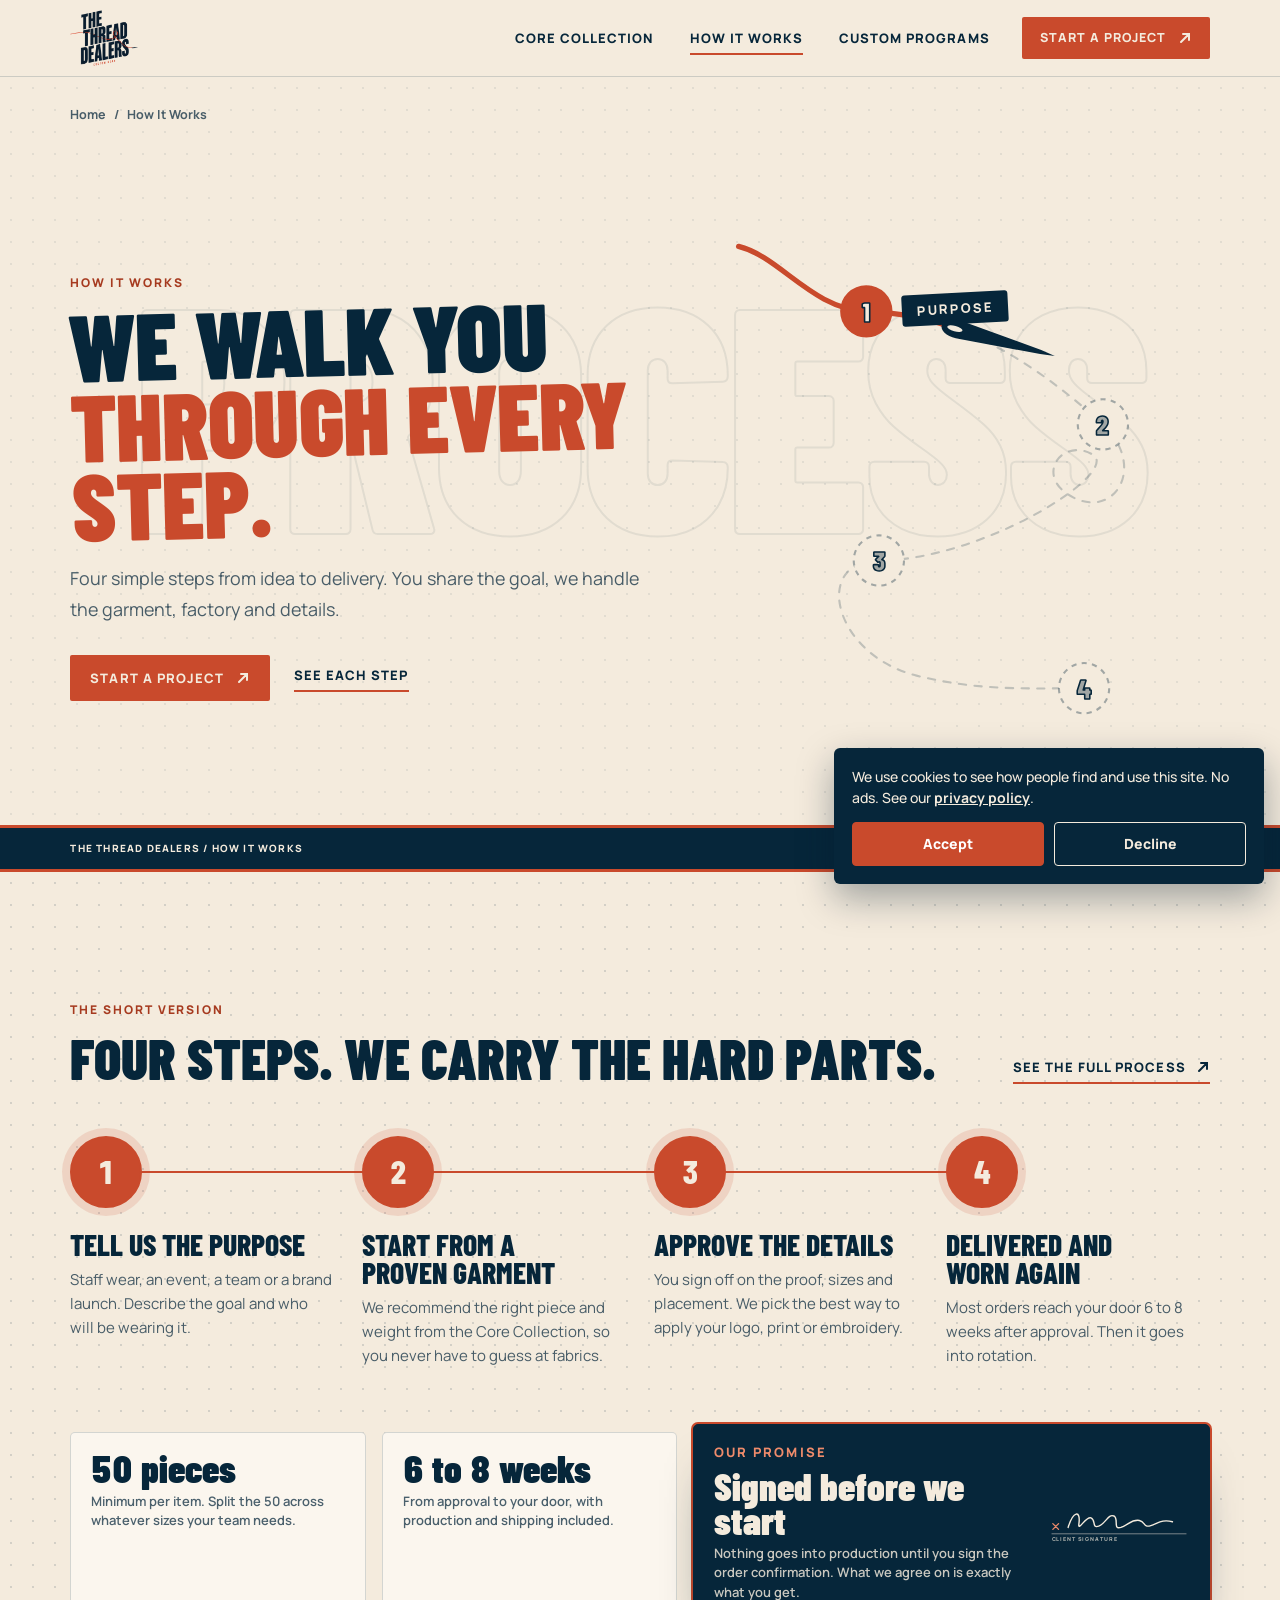
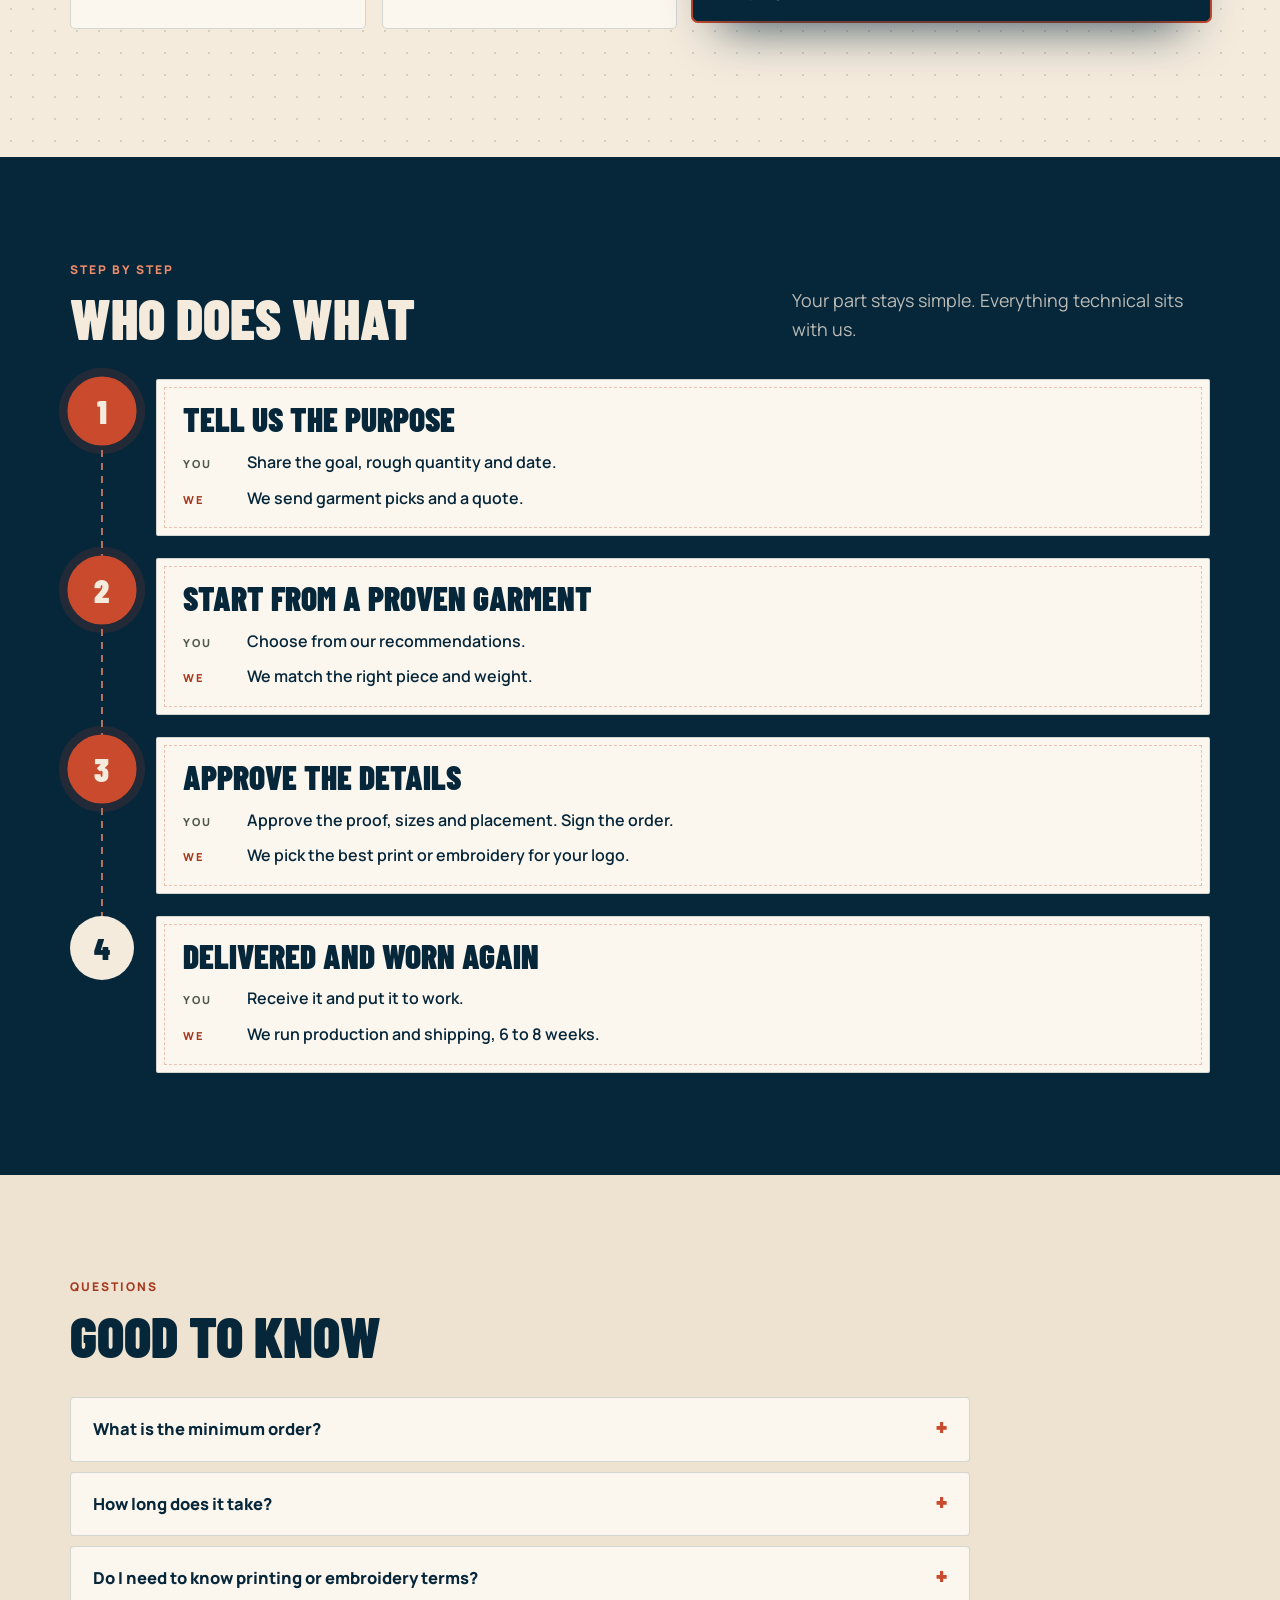
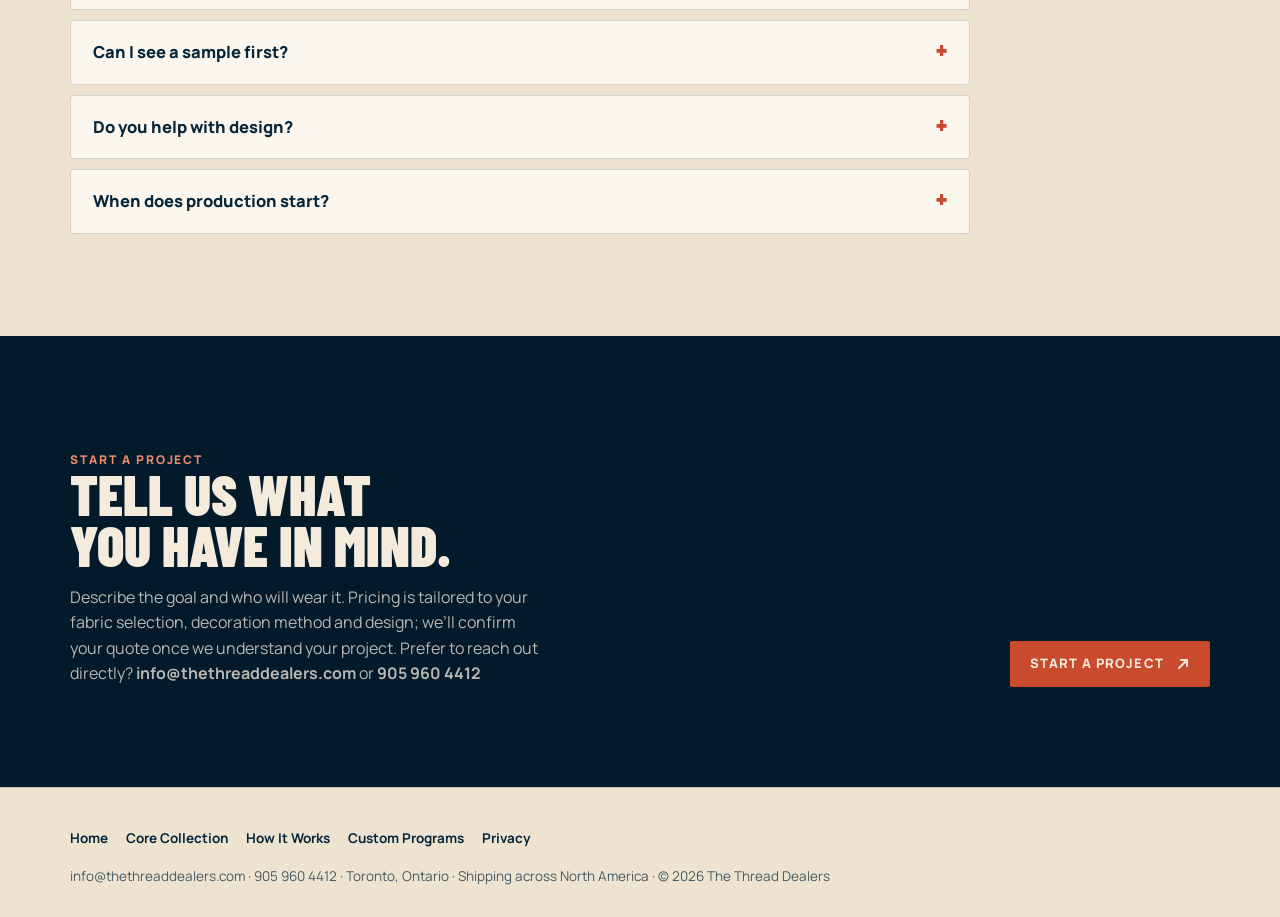
<file: how-it-works.html>
<!doctype html>
<html lang="en">
<head>
<meta charset="utf-8">
<meta name="viewport" content="width=device-width,initial-scale=1,viewport-fit=cover">
<title>How Custom Apparel Orders Work | The Thread Dealers</title>
<meta name="description" content="How a custom apparel order with The Thread Dealers works: tell us the purpose, start from a proven garment, sign off on the details, and get it delivered in 6 to 8 weeks. 50 piece minimum.">
<meta name="robots" content="index,follow">
<link rel="canonical" href="https://thethreaddealers.com/how-it-works.html">
<meta name="theme-color" content="#031A2B">
<meta property="og:type" content="website"><meta property="og:site_name" content="The Thread Dealers"><meta property="og:locale" content="en_CA">
<meta property="og:title" content="How Custom Apparel Orders Work | The Thread Dealers"><meta property="og:description" content="How a custom apparel order with The Thread Dealers works: tell us the purpose, start from a proven garment, sign off on the details, and get it delivered in 6 to 8 weeks. 50 piece minimum."><meta property="og:url" content="https://thethreaddealers.com/how-it-works.html">
<meta name="twitter:card" content="summary_large_image"><meta name="twitter:title" content="How Custom Apparel Orders Work | The Thread Dealers"><meta name="twitter:description" content="How a custom apparel order with The Thread Dealers works: tell us the purpose, start from a proven garment, sign off on the details, and get it delivered in 6 to 8 weeks. 50 piece minimum.">
<script type="application/ld+json">{"@context": "https://schema.org", "@graph": [{"@type": "BreadcrumbList", "itemListElement": [{"@type": "ListItem", "position": 1, "name": "Home", "item": "https://thethreaddealers.com/"}, {"@type": "ListItem", "position": 2, "name": "How It Works", "item": "https://thethreaddealers.com/how-it-works.html"}]}, {"@type": "FAQPage", "mainEntity": [{"@type": "Question", "name": "What is the minimum order?", "acceptedAnswer": {"@type": "Answer", "text": "50 pieces per item. You can split those 50 across sizes. Different items cannot be combined to reach the minimum."}}, {"@type": "Question", "name": "How long does it take?", "acceptedAnswer": {"@type": "Answer", "text": "Most orders arrive 6 to 8 weeks after approval. If you want a physical sample first, sample production adds about 2 to 3 weeks."}}, {"@type": "Question", "name": "Do I need to know printing or embroidery terms?", "acceptedAnswer": {"@type": "Answer", "text": "No. Tell us the goal and how you want the logo to look. We pick the best way to apply it, whether that is print or embroidery."}}, {"@type": "Question", "name": "Can I see a sample first?", "acceptedAnswer": {"@type": "Answer", "text": "Yes. A free physical sample is available with orders over 100 pieces. Other physical samples are estimated at $70–$75; exact pricing will be confirmed."}}, {"@type": "Question", "name": "Do you help with design?", "acceptedAnswer": {"@type": "Answer", "text": "Yes. We offer design packages that range from small logo touch ups to full custom logo and brand builds. Basic logo placement mockups are free when your logo files are print ready."}}, {"@type": "Question", "name": "When does production start?", "acceptedAnswer": {"@type": "Answer", "text": "Only after you sign the order confirmation. It records exactly what we agreed, so there are no surprises later."}}]}]}</script>
<link rel="preconnect" href="https://fonts.googleapis.com"><link rel="preconnect" href="https://fonts.gstatic.com" crossorigin>
<link rel="stylesheet" href="https://fonts.googleapis.com/css2?family=Barlow+Condensed:wght@600;700;800;900&family=Manrope:wght@400;500;600;700;800&display=swap">
<style>:root{
  /* Layout: shared detail page system; cream canvas, navy bands, condensed display type */
  --cream:#F4EBDD;--cream-2:#EEE3D1;--paper:#FBF6EE;--stone:#D8CCBA;--ink:#06263A;--deep:#031A2B;--rust:#C94A2C;--rust-ink:#A63A1F;--rust-lite:#EE8B6B;--olive:#4F584C;
  --muted:rgba(6,38,58,.72);--line:rgba(6,38,58,.16);--cream-line:rgba(244,235,221,.18);
  --display:"Barlow Condensed","Arial Narrow","Roboto Condensed",system-ui,sans-serif;
  --body:"Manrope",system-ui,-apple-system,"Segoe UI",Roboto,sans-serif;
  --gl:max(clamp(16px,5.5vw,84px),env(safe-area-inset-left,0px));--gr:max(clamp(16px,5.5vw,84px),env(safe-area-inset-right,0px));
  --head-h:76px;color-scheme:light;
}
*,*::before,*::after{box-sizing:border-box}
html{scroll-behavior:smooth;padding-top:env(safe-area-inset-top,0px);padding-bottom:env(safe-area-inset-bottom,0px)}
body{margin:0;background:var(--cream);color:var(--ink);font-family:var(--body);font-size:16px;line-height:1.6;-webkit-font-smoothing:antialiased}
body::before{content:"";position:fixed;inset:0 0 auto;height:env(safe-area-inset-top,0px);z-index:60;background:var(--cream)}
img{max-width:100%}
a{color:inherit}
:focus-visible{outline:3px solid var(--rust);outline-offset:3px;border-radius:2px}
.wrap{max-width:1280px;margin-inline:auto;padding-left:var(--gl);padding-right:var(--gr)}
h1,h2,h3{text-wrap:balance}
.dotgrid{background-image:radial-gradient(rgba(6,38,58,.14) 1px,transparent 1.3px);background-size:22px 22px}
.eyebrow{font-size:12px;font-weight:800;letter-spacing:.16em;text-transform:uppercase;color:var(--rust-ink);margin:0 0 14px}
.h2{font-family:var(--display);font-weight:900;text-transform:uppercase;font-size:clamp(2.2rem,4.4vw,3.8rem);line-height:.9;margin:0}
.lead{font-size:1.12rem;color:var(--muted);max-width:52ch;margin:18px 0 0}
.btn{display:inline-flex;align-items:center;gap:12px;background:var(--rust);color:var(--cream);font:800 13px/1 var(--body);letter-spacing:.08em;text-transform:uppercase;padding:16px 20px;border-radius:2px;text-decoration:none;transition:background .2s}
.btn:hover{background:var(--ink)}
.btn svg,.link svg{width:14px;height:14px}
.link{font-weight:800;font-size:13px;letter-spacing:.08em;text-transform:uppercase;text-decoration:none;display:inline-flex;align-items:center;gap:10px;padding-bottom:4px;border-bottom:2px solid var(--rust);transition:gap .2s}
.link:hover{gap:14px}
/* header */
.top{position:sticky;top:env(safe-area-inset-top,0px);z-index:50;background:rgba(244,235,221,.94);-webkit-backdrop-filter:blur(12px);backdrop-filter:blur(12px);border-bottom:1px solid var(--line)}
.top-inner{display:flex;align-items:center;gap:32px;height:var(--head-h)}
.brand img{display:block;height:56px;width:auto}
.nav{margin-left:auto}
.nav ul{display:flex;gap:36px;list-style:none;margin:0;padding:0}
.nav a{font-weight:800;font-size:13px;letter-spacing:.08em;text-transform:uppercase;text-decoration:none;padding:6px 0;border-bottom:2px solid transparent}
.nav a:hover,.nav a[aria-current="page"]{border-bottom-color:var(--rust)}
.top .btn{padding:14px 18px;font-size:12.5px}
.menu-btn{display:none;margin-left:auto;background:none;border:1.5px solid var(--ink);border-radius:2px;width:44px;height:42px;color:var(--ink);cursor:pointer;align-items:center;justify-content:center}
.menu-btn svg{width:20px;height:20px}
.nav-cta{display:none}
/* hero */
.p-hero{padding-block:clamp(36px,6vw,72px) clamp(56px,8vw,100px);border-bottom:1px solid var(--line)}
.crumbs{display:flex;flex-wrap:wrap;gap:8px;font-size:12.5px;font-weight:700;color:var(--muted);margin:0 0 clamp(28px,5vw,52px)}
.crumbs a{text-decoration:none}
.crumbs a:hover{color:var(--rust-ink)}
.p-hero-grid{display:grid;grid-template-columns:minmax(0,1fr) minmax(0,1fr);gap:clamp(28px,5vw,72px);align-items:center}
.p-title{font-family:var(--display);font-weight:900;text-transform:uppercase;font-size:clamp(3.2rem,8vw,7.4rem);line-height:.84;margin:0;letter-spacing:-.005em}
.chips{display:flex;flex-wrap:wrap;gap:8px;margin:22px 0 0;padding:0;list-style:none}
.chips li{font-size:12.5px;font-weight:800;letter-spacing:.06em;text-transform:uppercase;background:var(--paper);border:1px solid var(--line);border-radius:2px;padding:8px 11px}
.chips li.tag{position:relative;background:var(--rust);color:var(--cream);border-color:var(--rust);padding:9px 13px;box-shadow:0 8px 16px -8px rgba(201,74,44,.7)}
.chips li.tag::before{content:"";position:absolute;inset:3px;border:1px dashed rgba(244,235,221,.7);border-radius:1px;pointer-events:none}
.chips li.tag.sampling{background:var(--ink);border-color:var(--ink);box-shadow:none}
.cta-row{display:flex;flex-wrap:wrap;gap:16px 24px;align-items:center;margin-top:30px}
.art-card{background:var(--paper);border:1px solid var(--line);border-radius:6px;padding:clamp(18px,3vw,36px);background-image:radial-gradient(rgba(6,38,58,.1) 1px,transparent 1.3px);background-size:18px 18px}
.art-card figcaption{display:flex;justify-content:space-between;gap:12px;font-size:11.5px;font-weight:800;letter-spacing:.14em;text-transform:uppercase;color:var(--muted);margin-top:12px;padding-top:12px;border-top:1px solid var(--line)}
/* sections */
.sec{padding-block:clamp(56px,8vw,110px)}
.sec.alt{background:var(--cream-2)}
.sec-head{display:flex;flex-wrap:wrap;justify-content:space-between;align-items:end;gap:16px 40px;margin-bottom:36px}
.features{display:grid;grid-template-columns:repeat(3,minmax(0,1fr));gap:18px}
.feature{background:var(--paper);border:1px solid var(--line);border-radius:5px;padding:26px 24px;display:grid;gap:10px;align-content:start;transition:transform .35s cubic-bezier(.2,.8,.2,1),box-shadow .35s}
.feature:hover{transform:translateY(-6px);box-shadow:0 26px 40px -26px rgba(6,38,58,.5)}
.feature b{font-family:var(--display);font-weight:800;font-size:1.05rem;letter-spacing:.08em;color:var(--rust-ink)}
.feature h3{font-family:var(--display);font-weight:800;text-transform:uppercase;font-size:1.8rem;line-height:.95;margin:0}
.feature p{margin:0;color:var(--muted);font-size:15px}
.specs{display:grid;grid-template-columns:minmax(0,1fr) minmax(0,1fr);gap:0 48px;margin:0;border-top:2px solid var(--ink)}
.specs div{display:grid;grid-template-columns:minmax(120px,.7fr) minmax(0,1.3fr);gap:16px;padding:16px 0;border-bottom:1px solid var(--line);min-width:0}
.specs dt{font-size:12px;font-weight:800;letter-spacing:.12em;text-transform:uppercase;color:var(--olive);padding-top:3px}
.specs dd{margin:0;font-weight:600}
.for{display:flex;flex-wrap:wrap;gap:10px;list-style:none;margin:0;padding:0}
.for li{font-family:var(--display);font-weight:800;text-transform:uppercase;font-size:1.4rem;letter-spacing:.02em;padding:12px 18px;border:1.5px solid var(--ink);border-radius:2px}
/* steps and promises */
.mini-steps{list-style:none;margin:0;padding:0;display:grid;grid-template-columns:repeat(4,minmax(0,1fr));gap:18px;counter-reset:s}
.mini-steps li{border-top:2px solid var(--ink);padding-top:16px;counter-increment:s;min-width:0}
.mini-steps li::before{content:counter(s);display:grid;place-items:center;width:40px;height:40px;border-radius:50%;background:var(--ink);color:var(--cream);font-family:var(--display);font-weight:800;font-size:1.3rem;margin-bottom:14px}
.mini-steps h3{font-family:var(--display);font-weight:800;text-transform:uppercase;font-size:1.4rem;line-height:1;margin:0 0 8px}
.mini-steps p{margin:0;font-size:14.5px;color:var(--muted)}
.promises{display:grid;grid-template-columns:minmax(0,.8fr) minmax(0,.8fr) minmax(0,1.4fr);gap:16px;margin-top:36px}
.promise{background:var(--paper);border:1px solid var(--line);border-radius:5px;padding:22px 24px;display:grid;gap:8px;align-content:start;min-width:0}
.promise b{font-family:var(--display);font-weight:900;font-size:clamp(2.2rem,3.4vw,3.2rem);line-height:.9}
.promise span{font-size:14.5px;font-weight:600;color:var(--muted)}
.promise.sign{background:var(--ink);border-color:var(--ink);color:var(--cream);box-shadow:0 0 0 2px var(--rust)}
.promise.sign span{color:rgba(244,235,221,.82)}
.promise.sign .tag{font-size:11px;font-weight:800;letter-spacing:.16em;text-transform:uppercase;color:var(--rust-lite)}
/* detailed steps */
.big-steps{list-style:none;margin:0;padding:0;display:grid;gap:18px}
.big-step{display:grid;grid-template-columns:88px minmax(0,1fr) minmax(0,1fr) minmax(0,1fr);gap:24px;align-items:start;background:var(--paper);border:1px solid var(--line);border-radius:5px;padding:26px 28px}
.big-step .n{font-family:var(--display);font-weight:900;font-size:4.2rem;line-height:.8;color:var(--rust)}
.big-step h3{font-family:var(--display);font-weight:800;text-transform:uppercase;font-size:2rem;line-height:.95;margin:0}
.big-step h4{margin:0 0 6px;font-size:11.5px;font-weight:800;letter-spacing:.14em;text-transform:uppercase;color:var(--olive)}
.big-step p{margin:0;font-size:15px;color:var(--muted)}
/* faq */
.faq{display:grid;gap:10px;max-width:900px}
.faq details{background:var(--paper);border:1px solid var(--line);border-radius:4px;padding:0 22px}
.faq summary{cursor:pointer;list-style:none;padding:18px 0;font-weight:800;font-size:16.5px;display:flex;justify-content:space-between;gap:16px}
.faq summary::-webkit-details-marker{display:none}
.faq summary::after{content:"+";font-family:var(--display);font-size:1.6rem;line-height:.8;color:var(--rust)}
.faq details[open] summary::after{content:"\2212"}
.faq details p{margin:0 0 18px;color:var(--muted);max-width:65ch}
/* programs */
.progs{display:grid;grid-template-columns:repeat(2,minmax(0,1fr));gap:18px}
.prog{position:relative;background:var(--ink);color:var(--cream);border-radius:6px;padding:30px 30px 32px;display:grid;gap:12px;align-content:start;transition:transform .45s cubic-bezier(.2,.9,.25,1.15),box-shadow .45s;min-width:0}
.prog:hover{transform:translateY(-12px) scale(1.03);box-shadow:0 46px 70px -30px rgba(3,26,43,.85)}
.prog .k{display:flex;justify-content:space-between;gap:10px;font-size:11.5px;font-weight:800;letter-spacing:.16em;text-transform:uppercase;color:var(--stone)}
.prog .k .addon{background:var(--rust);color:var(--cream);padding:4px 8px;border-radius:2px}
.prog h3{font-family:var(--display);font-weight:800;text-transform:uppercase;font-size:2.3rem;line-height:.92;margin:0}
.prog p{margin:0;color:rgba(244,235,221,.8)}
.prog ul{margin:4px 0 0;padding:0;list-style:none;display:flex;flex-wrap:wrap;gap:8px}
.prog li{font-size:12.5px;font-weight:700;border:1px solid var(--cream-line);border-radius:2px;padding:6px 10px}
/* next and cta */
.pager{display:grid;grid-template-columns:repeat(2,minmax(0,1fr));gap:18px}
.pager a{display:grid;gap:4px;text-decoration:none;border:1px solid var(--line);border-radius:5px;padding:22px 24px;background:var(--paper);transition:border-color .2s,transform .3s}
.pager a:hover{border-color:var(--rust);transform:translateY(-4px)}
.pager small{font-size:11.5px;font-weight:800;letter-spacing:.14em;text-transform:uppercase;color:var(--muted)}
.pager strong{font-family:var(--display);font-weight:800;text-transform:uppercase;font-size:1.8rem;line-height:1}
.pager a.next{text-align:right}
.cta-band{background:var(--deep);color:var(--cream);padding-block:clamp(56px,8vw,100px)}
.cta-grid{display:flex;flex-wrap:wrap;justify-content:space-between;align-items:end;gap:24px 40px}
.cta-band .h2{max-width:16ch}
.cta-band p{color:rgba(244,235,221,.75);margin:14px 0 0;max-width:48ch}
.cta-band .eyebrow{color:var(--rust-lite)}
.mail{font-weight:700;user-select:all}
.foot{background:var(--cream-2);border-top:1px solid var(--line);padding-block:40px calc(30px + env(safe-area-inset-bottom,0px));font-size:13.5px;color:var(--muted)}
.foot .wrap{display:flex;flex-wrap:wrap;justify-content:space-between;gap:16px}
.foot a{text-decoration:none;font-weight:700;color:var(--ink);margin-right:18px}
/* flats */
.art-svg{display:block;width:100%;height:auto;overflow:visible}
.g-sil{fill:var(--paper);stroke:var(--ink);stroke-width:2.2;stroke-linejoin:round}
.g-dark{fill:rgba(6,38,58,.1);stroke:var(--ink);stroke-width:2;stroke-linejoin:round}
.g-btn{fill:var(--paper);stroke:var(--ink);stroke-width:1.6}
.g-seam{fill:none;stroke:var(--ink);stroke-width:1.2;stroke-linecap:round;stroke-linejoin:round;opacity:.7}
.g-rib{fill:none;stroke:var(--ink);stroke-width:.8;opacity:.45}
.g-fold{fill:none;stroke:var(--ink);stroke-width:.9;stroke-linecap:round;opacity:.3}
.g-stitch{fill:none;stroke:var(--rust);stroke-width:1.5;stroke-dasharray:3 2.6;stroke-linecap:round}
.num{font-family:var(--display);font-weight:900;font-size:46px;fill:none;stroke:var(--ink);stroke-width:1.5}
.callout path{fill:none;stroke:var(--ink);stroke-width:.8;opacity:.55}
.callout circle{fill:var(--rust)}
.callout text{font:800 8.4px var(--body);letter-spacing:.12em;fill:rgba(6,38,58,.7)}
@media (max-width:960px){
  .p-hero-grid{grid-template-columns:1fr}
  .features{grid-template-columns:1fr 1fr}
  .specs{grid-template-columns:1fr}
  .mini-steps{grid-template-columns:1fr 1fr}
  .promises{grid-template-columns:1fr 1fr}.promise.sign{grid-column:1 / -1}
  .big-step{grid-template-columns:64px minmax(0,1fr)}
  .big-step>div{grid-column:2}
}
@media (max-width:860px){
  .nav,.top .btn{display:none}
  .menu-btn{display:inline-flex}
  .top.open .nav{display:block;position:absolute;top:100%;left:0;right:0;background:var(--cream);border-bottom:1px solid var(--line);padding:8px var(--gr) 20px var(--gl)}
  .top.open .nav ul{flex-direction:column;gap:0}
  .top.open .nav a{display:block;padding:15px 0;border-bottom:1px solid var(--line)}
  .top.open .nav-cta{display:block}
}
@media (max-width:640px){
  .features,.mini-steps,.promises,.progs,.pager{grid-template-columns:1fr}
  .specs div{grid-template-columns:1fr;gap:4px}
  .big-step{grid-template-columns:1fr;gap:12px}
  .big-step>div{grid-column:1}
  .pager a.next{text-align:left}
}
@media (prefers-reduced-motion:reduce){*{transition-duration:.01ms!important}html{scroll-behavior:auto}}

/* Garment drawings (raster flats): sized by width so every browser lays them out the same */
.art-img{display:flex;align-items:center;justify-content:center;gap:5%;width:100%}
.art-img img{display:block;height:auto;max-width:none;filter:drop-shadow(0 12px 14px rgba(6,38,58,.14))}
.art-hd img:first-child{width:50%}
.art-hd img:last-child{width:25%}
.art-te img{width:50%}
.art-je img{width:54%}
.art-cp img{width:80%}
.tile-art{object-fit:contain}

/* ===== Shared motion for inner pages ===== */
.rv{opacity:0;transform:translateY(26px);transition:opacity .7s cubic-bezier(.2,.7,.2,1),transform .7s cubic-bezier(.2,.7,.2,1)}
.rv.in{opacity:1;transform:none}
.rv.d1{transition-delay:.08s}.rv.d2{transition-delay:.16s}.rv.d3{transition-delay:.24s}
@media (prefers-reduced-motion:reduce){.rv{opacity:1;transform:none}}
.no-js .rv{opacity:1;transform:none}

/* ===== Showroom hero (product pages) ===== */
.show{position:relative;background:var(--deep);color:var(--cream);overflow:hidden;padding-block:clamp(28px,4vw,48px) clamp(64px,8vw,110px);
  background-image:radial-gradient(rgba(244,235,221,.07) 1px,transparent 1.3px);background-size:22px 22px}
.show .crumbs{color:rgba(244,235,221,.6)}
.show .crumbs a:hover{color:var(--rust-lite)}
.show-ghost{position:absolute;left:50%;top:52%;transform:translate(-50%,-50%);font-family:var(--display);font-weight:900;text-transform:uppercase;font-size:clamp(7rem,22vw,22rem);line-height:.8;white-space:nowrap;color:transparent;-webkit-text-stroke:1.5px rgba(244,235,221,.12);pointer-events:none;user-select:none}
.show-grid{position:relative;display:grid;grid-template-columns:minmax(0,.9fr) minmax(0,1.1fr);gap:clamp(24px,4vw,64px);align-items:center}
.show .eyebrow{color:var(--rust-lite)}
.show .p-title{color:var(--cream)}
.show .lead{color:rgba(244,235,221,.78)}
.show .chips li{background:rgba(244,235,221,.06);border-color:rgba(244,235,221,.2);color:var(--cream)}
.show .link{color:var(--cream)}
.stage-art{position:relative;aspect-ratio:1;max-width:620px;width:100%;justify-self:center;display:grid;place-items:center}
.stage-ring{position:absolute;inset:4%;border-radius:50%;border:2px dashed rgba(201,74,44,.55);animation:spin 40s linear infinite}
.stage-ring.r2{inset:13%;border:1px solid rgba(244,235,221,.12);animation-duration:70s;animation-direction:reverse}
.stage-ring.r2::before{content:"";position:absolute;top:-5px;left:50%;width:10px;height:10px;margin-left:-5px;border-radius:50%;background:var(--rust)}
.stage-disc{position:absolute;inset:16%;border-radius:50%;background:radial-gradient(circle at 50% 40%,#F7EFE2,#E9DCC6 70%);box-shadow:0 40px 80px -30px rgba(0,0,0,.7)}
@keyframes spin{to{transform:rotate(360deg)}}
.stage-art .art-img{position:relative;width:86%}
.stage-art .art-img img{filter:drop-shadow(0 18px 18px rgba(6,38,58,.22))}
.stage-art.enter .art-img{animation:artIn 1s cubic-bezier(.2,.9,.25,1.1) both .15s}
@keyframes artIn{from{opacity:0;transform:translateY(40px) rotate(-6deg) scale(.86)}to{opacity:1;transform:none}}
.stamp-big{position:absolute;right:2%;top:6%;width:min(40%,220px);transform:rotate(-12deg);z-index:2}
.stamp-big svg{display:block;width:100%;height:auto;overflow:visible}
.stamp-big .o{fill:none;stroke:var(--rust);stroke-width:6}.stamp-big .i{fill:none;stroke:var(--rust);stroke-width:2}
.stamp-big .c{fill:none;stroke:var(--rust);stroke-width:4.5}
.stamp-big .k{fill:none;stroke:var(--rust);stroke-width:9;stroke-linecap:round;stroke-linejoin:round;stroke-dasharray:1;stroke-dashoffset:1}
.stamp-big text{fill:var(--rust)}
.stamp-big .t{font:900 40px var(--display);letter-spacing:1px}.stamp-big .s{font:800 9.5px var(--body);letter-spacing:1.6px}
.stage-art.enter .stamp-big{animation:slam .55s cubic-bezier(.5,0,.8,.3) both 1s}
.stage-art.enter .stamp-big .k{animation:draw .55s ease-out forwards 1.55s}
@keyframes slam{0%{opacity:0;transform:rotate(-30deg) scale(2.6)}80%{opacity:1;transform:rotate(-12deg) scale(.94)}100%{opacity:1;transform:rotate(-12deg) scale(1)}}
@keyframes draw{to{stroke-dashoffset:0}}
.stat-row{display:flex;flex-wrap:wrap;gap:10px 28px;margin-top:26px;padding-top:20px;border-top:1px solid var(--cream-line)}
.stat-row div{display:grid}
.stat-row b{font-family:var(--display);font-weight:900;font-size:2rem;line-height:1}
.stat-row span{font-size:12px;font-weight:800;letter-spacing:.12em;text-transform:uppercase;color:rgba(244,235,221,.6)}

/* feature cards: numbered, lift on hover */
.feature{position:relative;overflow:hidden}
.feature::after{content:"";position:absolute;left:0;bottom:0;height:3px;width:100%;background:var(--rust);transform:scaleX(0);transform-origin:0 50%;transition:transform .45s}
.feature:hover::after{transform:scaleX(1)}
.feature b{font-size:2.6rem;line-height:.8;color:var(--rust)}

/* specs: tag style rows */
.specs div{transition:background .25s,padding .25s}
.specs div:hover{background:var(--paper);padding-left:12px}

/* ===== Collection page ===== */
.col-hero{position:relative;background:var(--deep);color:var(--cream);overflow:hidden;padding-block:clamp(28px,4vw,48px) 0;
  background-image:radial-gradient(rgba(244,235,221,.07) 1px,transparent 1.3px);background-size:22px 22px}
.col-hero .crumbs{color:rgba(244,235,221,.6)}
.col-hero .eyebrow{color:var(--rust-lite)}
.col-title{font-family:var(--display);font-weight:900;text-transform:uppercase;font-size:clamp(3.4rem,10vw,10rem);line-height:.82;margin:0;letter-spacing:-.005em}
.col-title span{display:block;color:var(--rust)}
.col-intro{display:flex;flex-wrap:wrap;justify-content:space-between;align-items:end;gap:20px 48px}
.col-intro p{max-width:44ch;color:rgba(244,235,221,.78);margin:0;font-size:1.06rem}
/* the rail: four hang tags on a rod */
.rail-wrap{position:relative;margin-top:clamp(30px,5vw,56px);padding-top:26px}
.rod{position:absolute;left:-4%;right:-4%;top:26px;height:6px;border-radius:3px;background:linear-gradient(#9A8A66,#E4D6A8 40%,#8D7C58)}
.tags{position:relative;display:grid;grid-template-columns:repeat(4,minmax(0,1fr));gap:18px;list-style:none;margin:0;padding:0}
.tag-btn{position:relative;display:block;width:100%;text-align:left;font:inherit;color:inherit;background:none;border:0;padding:44px 0 0;cursor:pointer;transform-origin:50% 0;animation:sway 5s ease-in-out infinite}
.tags li:nth-child(2) .tag-btn{animation-delay:-1.2s}.tags li:nth-child(3) .tag-btn{animation-delay:-2.6s}.tags li:nth-child(4) .tag-btn{animation-delay:-3.8s}
@keyframes sway{0%,100%{transform:rotate(-1.2deg)}50%{transform:rotate(1.2deg)}}
.tag-btn:hover{animation-play-state:paused}
.hook{position:absolute;left:50%;top:-6px;width:36px;height:52px;margin-left:-18px;pointer-events:none}
.hook path{fill:none;stroke:#C9B98E;stroke-width:3;stroke-linecap:round}
.tag-card{position:relative;background:var(--cream);color:var(--ink);border-radius:6px;padding:18px 18px 16px;display:grid;gap:10px;transition:transform .45s cubic-bezier(.2,.9,.25,1.2),box-shadow .45s,background .3s;box-shadow:0 22px 40px -28px rgba(0,0,0,.8);background-image:radial-gradient(rgba(6,38,58,.1) 1px,transparent 1.3px);background-size:16px 16px}
.tag-card::before{content:"";position:absolute;left:50%;top:-1px;width:16px;height:16px;margin-left:-8px;border-radius:50%;background:var(--deep);box-shadow:0 0 0 3px #C9B98E}
.tag-card .n{font-family:var(--display);font-weight:800;font-size:1rem;letter-spacing:.1em;color:var(--rust-ink)}
.tag-card .pic{height:clamp(110px,12vw,170px);display:flex;align-items:center;justify-content:center;gap:6%}
.tag-card .pic img{height:100%;width:auto;max-width:62%;object-fit:contain;filter:drop-shadow(0 10px 10px rgba(6,38,58,.16));transition:transform .5s cubic-bezier(.2,.9,.25,1.2)}
.tag-card .pic img+img{max-width:30%}
.tag-card h3{font-family:var(--display);font-weight:900;text-transform:uppercase;font-size:clamp(1.4rem,2vw,2rem);line-height:.9;margin:0}
.tag-btn:hover .tag-card{transform:translateY(8px)}
.tag-btn:hover .pic img{transform:scale(1.06) rotate(-2deg)}
.tag-btn[aria-pressed="true"] .tag-card{transform:translateY(18px);background-color:#FFF8EC;box-shadow:0 34px 50px -24px rgba(0,0,0,.9),0 0 0 3px var(--rust)}
.tag-btn[aria-pressed="true"]{animation-play-state:paused}
.tag-btn:focus-visible{outline:none}
.tag-btn:focus-visible .tag-card{box-shadow:0 0 0 3px var(--rust-lite)}
/* stage for the selected piece */
.sel{position:relative;margin-top:clamp(56px,7vw,90px);padding-block:clamp(40px,6vw,72px);background:var(--cream);color:var(--ink)}
.sel::before{content:"";position:absolute;left:50%;top:0;width:2px;height:clamp(56px,7vw,90px);margin-top:calc(-1 * clamp(56px,7vw,90px));background:repeating-linear-gradient(var(--rust) 0 6px,transparent 6px 12px)}
.sel-grid{display:grid;grid-template-columns:minmax(0,1.05fr) minmax(0,.95fr);gap:clamp(24px,4vw,64px);align-items:center}
.sel .stage-disc{background:radial-gradient(circle at 50% 40%,#FFFFFF,#EFE3CF 70%);box-shadow:0 30px 60px -30px rgba(6,38,58,.45)}
.sel .stage-ring.r2{border-color:rgba(6,38,58,.14)}
.sel-copy{min-width:0}
.sel-count{display:flex;align-items:baseline;gap:12px;font-family:var(--display);font-weight:800}
.sel-count b{font-size:4.6rem;line-height:.8;color:var(--rust)}
.sel-count span{font-size:1.1rem;letter-spacing:.1em;color:var(--muted)}
.sel-name{font-family:var(--display);font-weight:900;text-transform:uppercase;font-size:clamp(2.8rem,5.6vw,5.4rem);line-height:.86;margin:14px 0 0}
.sel-lead{color:var(--muted);font-size:1.08rem;max-width:46ch;margin:16px 0 0}
.sel-list{list-style:none;margin:22px 0 0;padding:0;display:grid;gap:10px}
.sel-list li{display:grid;grid-template-columns:28px 1fr;gap:12px;align-items:center;font-weight:700}
.sel-list li::before{content:"";width:28px;height:28px;border-radius:50%;background:var(--rust) url("data:image/svg+xml,%3Csvg xmlns='http://www.w3.org/2000/svg' viewBox='0 0 16 16'%3E%3Cpath d='M4.5 8.4l2.3 2.3 4.7-5' fill='none' stroke='%23F4EBDD' stroke-width='2' stroke-linecap='round' stroke-linejoin='round'/%3E%3C/svg%3E") center/16px no-repeat}
.sel-cta{display:flex;flex-wrap:wrap;gap:14px 24px;align-items:center;margin-top:28px}
.sel-switch .sel-copy>*{animation:copyIn .6s cubic-bezier(.2,.8,.2,1) both}
.sel-switch .sel-copy>*:nth-child(2){animation-delay:.05s}.sel-switch .sel-copy>*:nth-child(3){animation-delay:.1s}.sel-switch .sel-copy>*:nth-child(4){animation-delay:.15s}.sel-switch .sel-copy>*:nth-child(5){animation-delay:.2s}
@keyframes copyIn{from{opacity:0;transform:translateX(30px)}to{opacity:1;transform:none}}
.sel-switch .art-img{animation:artIn .8s cubic-bezier(.2,.9,.25,1.1) both}
.sel-switch .stamp-big{animation:slam .5s cubic-bezier(.5,0,.8,.3) both .45s}
.sel-switch .stamp-big .k{animation:draw .5s ease-out forwards .95s}
.sel-nav{display:flex;gap:8px;margin-top:24px}
.sel-nav button{width:46px;height:46px;border-radius:50%;border:1.5px solid var(--ink);background:none;color:var(--ink);cursor:pointer;display:grid;place-items:center;transition:background .2s,color .2s}
.sel-nav button:hover{background:var(--ink);color:var(--cream)}
.sel-nav svg{width:16px;height:16px}
/* chooser */
.chooser{display:grid;grid-template-columns:minmax(0,.8fr) minmax(0,1.2fr);gap:clamp(24px,4vw,56px);align-items:start}
.purpose{display:flex;flex-wrap:wrap;gap:10px;margin-top:20px}
.purpose button{font:700 15px var(--body);padding:12px 16px;border-radius:2px;border:1.5px solid rgba(6,38,58,.3);background:var(--paper);color:var(--ink);cursor:pointer;transition:background .2s,color .2s,border-color .2s}
.purpose button:hover{border-color:var(--ink)}
.purpose button[aria-pressed="true"]{background:var(--ink);color:var(--cream);border-color:var(--ink)}
.picks{display:grid;grid-template-columns:repeat(2,minmax(0,1fr));gap:14px}
.pick{display:grid;grid-template-columns:72px 1fr;gap:14px;align-items:center;text-decoration:none;background:var(--paper);border:1px solid var(--line);border-radius:5px;padding:14px;transition:opacity .35s,transform .35s,border-color .3s,box-shadow .35s}
.pick img{width:72px;height:72px;object-fit:contain}
.pick strong{font-family:var(--display);font-weight:800;text-transform:uppercase;font-size:1.3rem;line-height:.95;display:block}
.pick small{display:block;margin-top:4px;font-size:13px;color:var(--muted);font-weight:600}
.picks.filtering .pick{opacity:.32;transform:scale(.97)}
.picks.filtering .pick.match{opacity:1;transform:translateY(-4px);border-color:var(--rust);box-shadow:0 18px 30px -20px rgba(6,38,58,.6)}
.pick-note{margin:14px 0 0;font-size:14px;font-weight:600;color:var(--muted);min-height:1.5em}
/* compare */
.cmp-wrap{overflow-x:auto;margin-top:8px}
.cmp{width:100%;min-width:720px;border-collapse:collapse}
.cmp th,.cmp td{text-align:left;padding:16px 14px;border-bottom:1px solid var(--line);vertical-align:top;font-size:15px}
.cmp thead th{font-family:var(--display);font-weight:900;text-transform:uppercase;font-size:1.3rem;line-height:.95;border-bottom:2px solid var(--ink)}
.cmp tbody th{font-size:11.5px;font-weight:800;letter-spacing:.14em;text-transform:uppercase;color:var(--olive);width:150px}
.cmp tbody tr{transition:background .2s}
.cmp tbody tr:hover{background:var(--paper)}
.cmp a{font-weight:800;text-decoration:none;border-bottom:2px solid var(--rust)}

@media (max-width:960px){
  .show-grid,.sel-grid,.chooser{grid-template-columns:1fr}
  .stage-art{max-width:460px}
  .tags{grid-template-columns:repeat(4,minmax(150px,1fr));overflow-x:auto;padding:0 4px 20px;scroll-snap-type:x mandatory}
  .tags li{scroll-snap-align:start}
  .rail-wrap{margin-right:calc(-1 * var(--gr))}
}
@media (max-width:640px){
  .picks{grid-template-columns:1fr}
  .tags{grid-template-columns:repeat(4,minmax(62vw,1fr))}
  .sel-count b{font-size:3.6rem}
}
@media (prefers-reduced-motion:reduce){.tag-btn,.stage-ring{animation:none}}
/* How it works */
.how{position:relative}
.how-pin{padding-block:clamp(72px,10vw,130px)}
.how-head{display:flex;flex-wrap:wrap;justify-content:space-between;align-items:end;gap:20px 40px}
.steps{--n:72px;--gap:28px;list-style:none;margin:52px 0 0;padding:0;display:grid;grid-template-columns:repeat(4,minmax(0,1fr));gap:var(--gap);position:relative}
.steps::before,.steps::after{content:"";position:absolute;top:calc(var(--n) / 2 - 1px);left:calc(var(--n) / 2);right:calc((100% - 3 * var(--gap)) / 4 - var(--n) / 2);height:2px}
.steps::before{background:repeating-linear-gradient(90deg,rgba(6,38,58,.35) 0 6px,transparent 6px 12px)}
.steps::after{background:var(--rust);transform-origin:0 50%;transform:scaleX(var(--sp,1))}
.steps li{position:relative;min-width:0;transition:opacity .45s,transform .45s cubic-bezier(.2,.8,.2,1)}
.step-num{position:relative;z-index:1;width:var(--n);height:var(--n);border-radius:50%;background:var(--cream);border:2px solid var(--ink);display:grid;place-items:center;font-family:var(--display);font-weight:800;font-size:2rem;font-variant-numeric:tabular-nums;transition:transform .5s cubic-bezier(.2,1.4,.4,1),opacity .4s,background .35s,color .35s,border-color .35s,box-shadow .35s}
.steps li:first-child .step-num{background:var(--ink);color:var(--cream)}
.steps.armed .step-num{transform:scale(.3);opacity:0}
.steps.armed.go .step-num{transform:none;opacity:1}
.steps.go li:nth-child(2) .step-num{transition-delay:.22s}
.steps.go li:nth-child(3) .step-num{transition-delay:.44s}
.steps.go li:nth-child(4) .step-num{transition-delay:.66s}
.steps h3{font-family:var(--display);font-weight:800;text-transform:uppercase;font-size:1.85rem;line-height:.95;margin:22px 0 10px}
.steps p{margin:0;color:var(--muted);font-size:15px;max-width:30ch}
.promises{display:grid;grid-template-columns:minmax(0,.8fr) minmax(0,.8fr) minmax(0,1.4fr);gap:16px;margin-top:clamp(40px,5vw,64px)}
.promise{background:var(--paper);border:1px solid var(--line);border-radius:5px;padding:22px 24px;display:grid;gap:8px;align-content:start;min-width:0}
.promise b{font-family:var(--display);font-weight:900;font-size:clamp(2.4rem,3.6vw,3.4rem);line-height:.9;font-variant-numeric:tabular-nums}
.promise span{font-size:14.5px;font-weight:600;color:var(--muted)}
.promise.sign{background:var(--ink);color:var(--cream);border-color:var(--ink);position:relative;grid-template-columns:minmax(0,1fr) auto;column-gap:22px;transition:box-shadow .5s,transform .5s}
.promise.sign b{color:var(--cream);grid-column:1}
.promise.sign span{color:rgba(244,235,221,.82);grid-column:1}
.promise.sign .tag{font-size:11px;font-weight:800;letter-spacing:.16em;text-transform:uppercase;color:var(--rust-lite);grid-column:1}
.sig{grid-column:2;grid-row:1 / span 3;align-self:center;width:200px;height:auto}
.sig .sig-line{stroke:rgba(244,235,221,.5);stroke-width:1.5;fill:none}
.sig .sig-x{stroke:var(--rust-lite);stroke-width:2;fill:none;stroke-linecap:round}
.sig .sig-ink{stroke:var(--cream);stroke-width:2.2;fill:none;stroke-linecap:round;stroke-linejoin:round;stroke-dasharray:420;stroke-dashoffset:0;transition:stroke-dashoffset 1.4s cubic-bezier(.6,.1,.3,1)}
.sig small{font:700 9px var(--body)}
.sig text{font:800 8.5px var(--body);letter-spacing:.16em;fill:rgba(244,235,221,.55)}
/* static progress look: step 1 active, the rest still to come */
.steps::after{transform:scaleX(.14)}
.steps li:first-child .step-num{background:var(--rust);border-color:var(--rust);color:var(--cream);box-shadow:0 0 0 8px rgba(201,74,44,.14)}
.steps li:not(:first-child) .step-num{background:var(--cream);border:2px dashed rgba(6,38,58,.5);color:var(--ink)}
.sig-armed .sig .sig-ink{stroke-dashoffset:420}
.sig-armed .promises.lit .sig .sig-ink{stroke-dashoffset:0}
.promises.lit .promise.sign{transform:translateY(-8px);box-shadow:0 30px 50px -26px rgba(6,38,58,.8),0 0 0 2px var(--rust)}
@media (max-width:959px){.promises{grid-template-columns:1fr 1fr}.promise.sign{grid-column:1 / -1}}
@media (max-width:640px){.promises{grid-template-columns:1fr}.promise.sign{grid-template-columns:1fr}.sig{grid-column:1;grid-row:auto;width:180px}}




/* numbers light up in order once the section is reached */
.steps::after{transition:transform 1.05s cubic-bezier(.45,0,.3,1) .1s}
.steps.play::after{transform:scaleX(1)}
.steps li:not(:first-child) .step-num{transition:background .35s,border-color .35s,color .35s,box-shadow .35s}
.steps.play li:not(:first-child) .step-num{background:var(--rust);border:2px solid var(--rust);color:var(--cream);box-shadow:0 0 0 8px rgba(201,74,44,.14);animation:stepPop .45s cubic-bezier(.3,1.6,.5,1) both}
.steps.play li:nth-child(2) .step-num{transition-delay:.38s;animation-delay:.38s}
.steps.play li:nth-child(3) .step-num{transition-delay:.7s;animation-delay:.7s}
.steps.play li:nth-child(4) .step-num{transition-delay:1.02s;animation-delay:1.02s}
.steps.play li:first-child .step-num{animation:stepPop .45s cubic-bezier(.3,1.6,.5,1) .05s both}
@keyframes stepPop{0%{transform:scale(1)}45%{transform:scale(1.2)}100%{transform:scale(1)}}
@media (max-width:959px){.steps.play::after{transform:scaleY(1)}}
@media (max-width:959px){
  .steps{grid-template-columns:1fr;gap:34px}
  .steps::before,.steps::after{top:calc(var(--n) / 2);bottom:calc(var(--n) / 2);left:calc(var(--n) / 2 - 1px);right:auto;width:2px;height:auto}
  .steps::before{background:repeating-linear-gradient(rgba(6,38,58,.35) 0 6px,transparent 6px 12px)}
  .steps::after{transform-origin:50% 0;transform:scaleY(var(--sp,1))}
  .steps li{display:grid;grid-template-columns:var(--n) 1fr;column-gap:20px}
  .steps h3{margin-top:6px}
  .steps h3,.steps p{grid-column:2}
  .step-num{grid-row:1 / span 2}
}
}
@media (max-width:959px){.steps::after{transform:scaleY(.14)}.steps.play::after{transform:scaleY(1)}}
.how{background-color:var(--cream)}
.how-head{display:flex;flex-wrap:wrap;justify-content:space-between;align-items:end;gap:20px 40px}

/* Hangers: the four tags slide along the rod one at a time, then their numbers pop */
.tags li{animation:hangIn 1.1s cubic-bezier(.2,.85,.25,1.05) both}
.tags li:nth-child(1){animation-delay:.25s}.tags li:nth-child(2){animation-delay:.45s}.tags li:nth-child(3){animation-delay:.65s}.tags li:nth-child(4){animation-delay:.85s}
@keyframes hangIn{0%{opacity:0;transform:translateX(-70vw) rotate(-14deg)}60%{opacity:1;transform:translateX(14px) rotate(5deg)}80%{transform:translateX(-4px) rotate(-2deg)}100%{opacity:1;transform:none}}
.tag-card .n{display:inline-grid;place-items:center;width:2.1em;height:2.1em;border-radius:50%;background:var(--rust);color:var(--cream);font-size:1.15rem;letter-spacing:0;animation:numPop .5s cubic-bezier(.3,1.7,.5,1) both}
.tags li:nth-child(1) .n{animation-delay:1.05s}.tags li:nth-child(2) .n{animation-delay:1.25s}.tags li:nth-child(3) .n{animation-delay:1.45s}.tags li:nth-child(4) .n{animation-delay:1.65s}
@keyframes numPop{from{opacity:0;transform:scale(0)}to{opacity:1;transform:none}}
.rod{animation:rodIn .8s cubic-bezier(.6,0,.2,1) both}
@keyframes rodIn{from{transform:scaleX(0);transform-origin:0 50%}to{transform:scaleX(1);transform-origin:0 50%}}

/* Turntable: each piece turns slowly on its disc with light and shadow shifting */
.stage-art .art-img{perspective:900px}
.stage-art .art-img img{animation:turn 9s ease-in-out infinite;transform-style:preserve-3d}
.stage-art .art-img img+img{animation-delay:-.6s}
@keyframes turn{
  0%,100%{transform:rotateY(-30deg);filter:drop-shadow(-14px 18px 16px rgba(6,38,58,.24)) brightness(.95)}
  50%{transform:rotateY(30deg);filter:drop-shadow(14px 18px 16px rgba(6,38,58,.24)) brightness(.95)}
  25%,75%{filter:drop-shadow(0 20px 16px rgba(6,38,58,.2)) brightness(1.04)}}
.stage-art::after{content:"";position:absolute;left:30%;right:30%;bottom:16%;height:5%;border-radius:50%;background:radial-gradient(closest-side,rgba(6,38,58,.28),transparent);animation:shadow 9s ease-in-out infinite;z-index:0}
.stage-art .art-img{z-index:1}
@keyframes shadow{0%,50%,100%{transform:scaleX(.8)}25%,75%{transform:scaleX(1.1)}}
@media (prefers-reduced-motion:reduce){.tags li,.tag-card .n,.rod,.stage-art .art-img img,.stage-art::after{animation:none}}
.how .promise b{font-size:clamp(2rem,2.7vw,2.7rem)}

/* ===== Showcase: shared fill for the open space ===== */
.sel-stage{max-width:660px}
.sel-ghost{position:absolute;left:50%;top:50%;transform:translate(-50%,-50%);font-family:var(--display);font-weight:900;text-transform:uppercase;font-size:clamp(5rem,12vw,11rem);line-height:.8;color:transparent;-webkit-text-stroke:1.5px rgba(6,38,58,.1);white-space:nowrap;pointer-events:none;z-index:0}
.sel-stage .stage-ring,.sel-stage .stage-disc{z-index:0}
.opt-blue,.opt-blue-grid,.opt-swatch,.opt-ring{display:none}
[data-show="blue"] .opt-blue,[data-show="blue"] .opt-blue-grid,[data-show="swatch"] .opt-swatch,[data-show="ring"] .opt-ring{display:block}
/* Option 1: blueprint callouts */
.opt-blue-grid{position:absolute;inset:-6%;z-index:0;background-image:linear-gradient(rgba(6,38,58,.07) 1px,transparent 1px),linear-gradient(90deg,rgba(6,38,58,.07) 1px,transparent 1px);background-size:28px 28px;-webkit-mask-image:radial-gradient(circle,#000 45%,transparent 72%);mask-image:radial-gradient(circle,#000 45%,transparent 72%)}
.opt-blue{position:absolute;inset:-4%;width:108%;height:108%;z-index:2;overflow:visible;pointer-events:none}
.opt-blue path{fill:none;stroke:var(--rust);stroke-width:.35;stroke-dasharray:1;stroke-dashoffset:1;animation:draw .7s ease-out forwards;animation-delay:calc(.5s + var(--d))}
.opt-blue circle{fill:var(--rust);opacity:0;animation:fadeIn .3s forwards;animation-delay:calc(1.1s + var(--d))}
.opt-blue text{font:800 2.5px var(--body);letter-spacing:.35px;fill:var(--ink);opacity:0;animation:fadeIn .4s forwards;animation-delay:calc(.35s + var(--d))}
@keyframes fadeIn{to{opacity:1}}
/* Option 2: fabric swatches orbiting the piece */
.opt-swatch{position:absolute;inset:0;z-index:2;pointer-events:none}
.orb{position:absolute;inset:0;animation:spin 36s linear infinite}
.sw{position:absolute;inset:0;transform:rotate(var(--a))}
.swc{position:absolute;left:50%;top:3%;transform:rotate(calc(-1 * var(--a)))}
.swr{display:block;animation:spin 36s linear infinite reverse}
.sw i{display:block;width:62px;height:62px;margin:-31px 0 0 -31px;border-radius:50%;background:var(--c);background-image:repeating-linear-gradient(45deg,rgba(255,255,255,.14) 0 2px,transparent 2px 5px),repeating-linear-gradient(-45deg,rgba(0,0,0,.08) 0 2px,transparent 2px 5px);box-shadow:0 10px 18px -8px rgba(6,38,58,.6),inset 0 0 0 3px rgba(255,255,255,.5);border:2px dashed rgba(6,38,58,.25)}
.sw b{position:absolute;left:0;top:38px;transform:translateX(-50%);white-space:nowrap;font:800 11px var(--body);letter-spacing:.12em;text-transform:uppercase;color:var(--ink);background:var(--cream);padding:3px 7px;border-radius:2px}
.sel-switch .sw i{animation:swIn .6s cubic-bezier(.3,1.6,.5,1) both}
@keyframes swIn{from{transform:scale(0)}}
/* Option 3: rotating spec ring with badges */
.opt-ring{position:absolute;inset:-2%;z-index:2;pointer-events:none}
.opt-ring svg{position:absolute;inset:0;width:100%;height:100%;animation:spin 30s linear infinite}
.opt-ring text{font:800 7.4px var(--display);letter-spacing:2.6px;fill:var(--ink);opacity:.75}
.rb{position:absolute;font-family:var(--display);font-weight:900;text-transform:uppercase;font-size:1.25rem;line-height:1;background:var(--rust);color:var(--cream);padding:10px 14px;border-radius:3px;box-shadow:0 12px 20px -10px rgba(201,74,44,.8);animation:numPop .5s cubic-bezier(.3,1.7,.5,1) both}
.rb0{left:2%;top:18%;animation-delay:.4s}.rb1{right:0;top:44%;animation-delay:.55s;background:var(--ink)}.rb2{left:8%;bottom:10%;animation-delay:.7s}

/* ===== Find your fit cards ===== */
.fits{display:grid;grid-template-columns:repeat(4,minmax(0,1fr));gap:16px}
.fit{position:relative;display:flex;flex-direction:column;gap:12px;background:var(--ink);color:var(--cream);text-decoration:none;border-radius:6px;padding:22px 20px 20px;transition:transform .45s cubic-bezier(.2,.9,.25,1.15),box-shadow .45s,background .3s;min-width:0}
.fit:hover{transform:translateY(-14px) scale(1.03);background:#0A3350;box-shadow:0 40px 60px -28px rgba(3,26,43,.85),0 0 0 2px var(--rust)}
.fit-n{position:absolute;top:16px;left:16px;display:grid;place-items:center;width:34px;height:34px;border-radius:50%;background:var(--rust);font-family:var(--display);font-weight:800;font-size:1.1rem}
.fit-pic{height:150px;display:grid;place-items:center;background:radial-gradient(circle at 50% 55%,rgba(244,235,221,.95) 0 46%,transparent 47%)}
.fit-pic img{height:120px;width:auto;transition:transform .5s cubic-bezier(.2,.9,.25,1.2)}
.fit:hover .fit-pic img{transform:scale(1.1) rotate(-4deg)}
.fit strong{font-family:var(--display);font-weight:900;text-transform:uppercase;font-size:1.65rem;line-height:.92}
.fit ul{list-style:none;margin:0;padding:12px 0 0;border-top:1px solid var(--cream-line);display:grid;gap:12px}
.fit li{display:grid;grid-template-columns:20px 1fr;gap:10px;font-size:14px;line-height:1.35;color:rgba(244,235,221,.88)}
.fit li svg{width:20px;height:20px;color:var(--rust-lite)}
.fit li small{display:block;font-size:10.5px;font-weight:800;letter-spacing:.14em;text-transform:uppercase;color:rgba(244,235,221,.55)}
.fit-go{margin-top:auto;padding-top:8px;display:inline-flex;align-items:center;gap:8px;font-size:12.5px;font-weight:800;letter-spacing:.1em;text-transform:uppercase;color:var(--rust-lite)}
.fit-go svg{width:13px;height:13px}
@media (max-width:1100px){.fits{grid-template-columns:repeat(2,minmax(0,1fr))}}
@media (max-width:560px){.fits{grid-template-columns:1fr}.sw i{width:46px;height:46px;margin:-23px 0 0 -23px}.sw b{top:28px;font-size:9.5px}.rb{font-size:1rem;padding:8px 10px}}

/* ===== Hanger options ===== */
.tags.replay li,.tags.replay .n{animation:none}
[data-hang="drop"] .tags li{animation:dropOn 1s cubic-bezier(.3,1.5,.5,1) both}
@keyframes dropOn{0%{opacity:0;transform:translateY(-140%) rotate(6deg)}55%{opacity:1;transform:translateY(10px) rotate(-3deg)}75%{transform:translateY(-4px) rotate(1.5deg)}100%{opacity:1;transform:none}}
[data-hang="flip"] .tags{perspective:1200px}
[data-hang="flip"] .tags li{animation:flipOn 1.1s cubic-bezier(.2,.9,.3,1.15) both;transform-origin:50% 0}
@keyframes flipOn{0%{opacity:0;transform:rotateY(-110deg) rotateZ(-8deg)}50%{opacity:1}70%{transform:rotateY(18deg) rotateZ(2deg)}100%{opacity:1;transform:none}}
[data-hang="drop"] .rod,[data-hang="flip"] .rod{animation:rodIn .8s cubic-bezier(.6,0,.2,1) both}

/* ===== Option switcher (preview tool) ===== */
.opt-switch{position:fixed;left:50%;bottom:calc(14px + env(safe-area-inset-bottom,0px));transform:translateX(-50%);z-index:60;display:flex;flex-wrap:wrap;gap:6px 14px;justify-content:center;background:var(--deep);color:var(--cream);border:1px solid var(--cream-line);border-radius:4px;padding:7px 9px;box-shadow:0 14px 30px -12px rgba(0,0,0,.7);max-width:calc(100vw - 24px)}
.opt-switch div{display:flex;align-items:center;gap:3px}
.opt-switch span{font-size:10.5px;font-weight:800;letter-spacing:.14em;text-transform:uppercase;color:var(--stone);padding:0 6px}
.opt-switch button{font:800 12px var(--body);background:none;color:var(--cream);border:0;border-radius:2px;padding:7px 9px;cursor:pointer}
.opt-switch button[aria-pressed="true"]{background:var(--rust)}
@media (max-width:560px){.opt-switch span{display:none}.opt-switch button{padding:7px 7px;font-size:11px}}

/* ===== Showcase v2: four section-wide looks ===== */
.sx-beam,.sx-big,.sx-marq,.sx-plinth,.sx-string,.sx-hole,.sx-thumbs{display:none}
.sel{overflow:hidden;transition:background .5s,color .5s}
.sel .wrap{position:relative;z-index:1}
.sel-ghost{display:none}
[data-show="tag"] .sel-ghost,[data-show="ring"] .sel-ghost{display:block}
/* dark looks */
[data-show="spot"] .sel,[data-show="marq"] .sel{background:var(--deep);color:var(--cream)}
[data-show="spot"] .sel-lead,[data-show="marq"] .sel-lead{color:rgba(244,235,221,.78)}
[data-show="spot"] .sel-count span,[data-show="marq"] .sel-count span{color:rgba(244,235,221,.6)}
[data-show="spot"] .sel .link,[data-show="marq"] .sel .link{color:var(--cream)}
[data-show="spot"] .sel-nav button,[data-show="marq"] .sel-nav button{border-color:var(--cream);color:var(--cream)}
[data-show="spot"] .sel-nav button:hover,[data-show="marq"] .sel-nav button:hover{background:var(--cream);color:var(--ink)}
/* 1. Spotlight: a beam from above onto a lit plinth, giant number behind */
[data-show="spot"] .sx-beam{display:block;position:absolute;top:0;bottom:0;left:max(0px,calc(50% - 680px));width:min(54%,740px);background:linear-gradient(rgba(255,240,214,.34),rgba(255,240,214,.05) 85%);clip-path:polygon(42% 0,58% 0,96% 100%,4% 100%);filter:blur(8px);pointer-events:none;z-index:0}
.sel-switch .sx-beam{animation:beamOn .9s ease-out both}
@keyframes beamOn{0%{opacity:0}30%{opacity:.6}40%{opacity:.25}100%{opacity:1}}
[data-show="spot"] .sx-big{display:block;position:absolute;right:-2%;top:50%;transform:translateY(-50%);font-family:var(--display);font-weight:900;font-size:clamp(18rem,40vw,42rem);line-height:.8;color:transparent;-webkit-text-stroke:2px rgba(244,235,221,.09);pointer-events:none;z-index:0}
.sel-switch .sx-big{animation:bigIn .8s cubic-bezier(.2,.8,.2,1) both}
@keyframes bigIn{from{opacity:0;transform:translateY(-40%) scale(1.15)}}
[data-show="spot"] .stage-disc,[data-show="spot"] .stage-ring{display:none}
[data-show="spot"] .sx-plinth{display:block;position:absolute;left:10%;right:10%;bottom:6%;height:15%;border-radius:50%;background:radial-gradient(closest-side,rgba(255,240,214,.5),rgba(255,240,214,.08) 70%,transparent);box-shadow:inset 0 -3px 0 rgba(201,74,44,.6);z-index:0}
[data-show="spot"] .stage-art::after{background:radial-gradient(closest-side,rgba(0,0,0,.55),transparent)}
/* 2. Swing tag: the copy sits on a big brand swing tag tied to the piece */
[data-show="tag"] .sel-copy{position:relative;background:var(--paper);padding:44px 40px 34px;border-radius:4px;clip-path:polygon(28px 0,100% 0,100% 100%,0 100%,0 28px);box-shadow:0 30px 50px -30px rgba(6,38,58,.55);transform:rotate(-2.5deg);transform-origin:20px 20px;background-image:radial-gradient(rgba(6,38,58,.08) 1px,transparent 1.3px);background-size:16px 16px}
[data-show="tag"] .sel-copy::after{content:"";position:absolute;inset:10px;border:1.5px dashed rgba(201,74,44,.6);pointer-events:none;clip-path:polygon(20px 0,100% 0,100% 100%,0 100%,0 20px)}
[data-show="tag"] .sx-hole{display:block;position:absolute;left:24px;top:24px;width:22px;height:22px;border-radius:50%;background:var(--cream);box-shadow:inset 0 0 0 4px #C9B98E,inset 0 0 0 5px rgba(6,38,58,.3)}
[data-show="tag"] .sx-string{display:block;position:absolute;left:40%;top:16%;width:18%;height:20%;overflow:visible;pointer-events:none;z-index:2}
.sx-string path{fill:none;stroke:var(--rust);stroke-width:2;stroke-dasharray:5 4;vector-effect:non-scaling-stroke}
[data-show="tag"] .sel-switch .sel-copy{animation:tagSwing 1.4s cubic-bezier(.3,.6,.4,1) both}
[data-show="tag"] .sel-switch .sel-copy>*{animation:none}
@keyframes tagSwing{0%{transform:rotate(12deg)}35%{transform:rotate(-7deg)}60%{transform:rotate(1deg)}80%{transform:rotate(-4deg)}100%{transform:rotate(-2.5deg)}}
/* 3. Marquee: the piece's name rolls across the whole section behind it */
[data-show="marq"] .sx-marq{display:flex;flex-direction:column;justify-content:center;gap:0;position:absolute;inset:0;pointer-events:none;z-index:0;overflow:hidden}
.sx-row{white-space:nowrap;font-family:var(--display);font-weight:900;text-transform:uppercase;font-size:clamp(7rem,17vw,16rem);line-height:.86;color:rgba(201,74,44,.16);animation:marq 38s linear infinite;width:max-content}
.sx-row.r2{color:transparent;-webkit-text-stroke:1.5px rgba(244,235,221,.12);animation-direction:reverse;animation-duration:46s}
@keyframes marq{from{transform:translateX(0)}to{transform:translateX(-50%)}}
[data-show="marq"] .stage-ring{border-color:rgba(244,235,221,.25)}
[data-show="marq"] .stage-ring.r2{border-color:rgba(244,235,221,.12)}
/* 4. Spec ring: clean rotating ring, plus thumbnails to jump between pieces */
[data-show="ring"] .opt-ring{display:block}
[data-show="ring"] .sx-thumbs{display:flex;gap:10px;margin-top:26px}
.sx-thumbs button{width:62px;height:62px;border-radius:50%;border:2px solid rgba(6,38,58,.18);background:var(--paper);padding:8px;cursor:pointer;transition:border-color .2s,transform .3s}
.sx-thumbs button:hover{transform:translateY(-3px);border-color:var(--ink)}
.sx-thumbs button[aria-pressed="true"]{border-color:var(--rust);box-shadow:0 0 0 3px rgba(201,74,44,.2)}
.sx-thumbs img{width:100%;height:100%;object-fit:contain}
[data-show="ring"] .sel-nav{display:none}
@media (max-width:960px){[data-show="tag"] .sx-string{display:none}[data-show="spot"] .sx-beam{left:0;width:100%}}
@media (max-width:560px){[data-show="tag"] .sel-copy{padding:40px 22px 26px}.sx-thumbs button{width:52px;height:52px}}

/* ===== Hangers: refined slide in ===== */
.tag-btn{animation:none}
.tags li{transform-origin:50% 0;animation:hangRide 1.5s cubic-bezier(.16,.84,.3,1) both}
.tags li:nth-child(1){animation-delay:.35s}.tags li:nth-child(2){animation-delay:.55s}.tags li:nth-child(3){animation-delay:.75s}.tags li:nth-child(4){animation-delay:.95s}
@keyframes hangRide{
  0%{opacity:0;transform:translateX(-90vw) rotate(0)}
  10%{opacity:1}
  52%{transform:translateX(0) rotate(0)}
  62%{transform:translateX(0) rotate(9deg)}
  74%{transform:rotate(-5deg)}
  85%{transform:rotate(2.5deg)}
  94%{transform:rotate(-1deg)}
  100%{opacity:1;transform:none}}
.tags li::after{content:"";position:absolute;left:12%;right:12%;bottom:-18px;height:14px;border-radius:50%;background:radial-gradient(closest-side,rgba(0,0,0,.45),transparent);animation:hangShadow 1.5s both;animation-delay:inherit;z-index:-1}
.tags li{position:relative}
@keyframes hangShadow{0%,40%{opacity:0;transform:scaleX(.4)}100%{opacity:1;transform:none}}
.hook{animation:hookClick .5s ease-out both;animation-delay:calc(var(--hd,0s) + .75s)}
.tags li:nth-child(1){--hd:.35s}.tags li:nth-child(2){--hd:.55s}.tags li:nth-child(3){--hd:.75s}.tags li:nth-child(4){--hd:.95s}
@keyframes hookClick{0%{filter:none}40%{filter:drop-shadow(0 0 6px rgba(255,220,150,.9))}100%{filter:none}}
.tag-card .n{animation-delay:calc(var(--hd) + 1.15s)!important}
.tag-btn{transform-origin:50% 0;transition:transform .5s cubic-bezier(.3,1.5,.5,1)}
.tag-btn:hover{transform:rotate(-3deg)}
.tag-btn:hover .tag-card{transform:translateY(6px)}
.rod{animation:rodIn .9s cubic-bezier(.6,0,.2,1) both}
@media (prefers-reduced-motion:reduce){.tags li,.tags li::after,.hook{animation:none}}

/* ===== Final showcase: swing tag + spec ring + marquee on a coloured ground ===== */
[data-show="combo"]{--sx:#4F584C;--sx-row:rgba(244,235,221,.12);--sx-out:rgba(244,235,221,.16);--sx-ring:rgba(244,235,221,.85);--sx-dash:rgba(244,235,221,.35)}
[data-show="combo"][data-bg="rust"]{--sx:#B9472B;--sx-row:rgba(3,26,43,.12);--sx-out:rgba(244,235,221,.2);--sx-ring:rgba(244,235,221,.92);--sx-dash:rgba(244,235,221,.45)}
[data-show="combo"][data-bg="stone"]{--sx:#D8CCBA;--sx-row:rgba(201,74,44,.14);--sx-out:rgba(6,38,58,.12);--sx-ring:rgba(6,38,58,.75);--sx-dash:rgba(201,74,44,.5)}
[data-show="combo"] .sel{background:var(--sx)}
[data-show="combo"] .sel::before{background:repeating-linear-gradient(var(--sx) 0 6px,transparent 6px 12px)}
[data-show="combo"] .sx-marq{display:flex;flex-direction:column;justify-content:center;position:absolute;inset:0;pointer-events:none;z-index:0;overflow:hidden}
[data-show="combo"] .sx-row{color:var(--sx-row)}
[data-show="combo"] .sx-row.r2{color:transparent;-webkit-text-stroke:1.5px var(--sx-out)}
[data-show="combo"] .opt-ring{display:block}
[data-show="combo"] .opt-ring text{fill:var(--sx-ring);opacity:1}
[data-show="combo"] .stage-ring{border-color:var(--sx-dash)}
[data-show="combo"] .stage-ring.r2{display:none}
[data-show="combo"] .stage-disc{background:radial-gradient(circle at 50% 40%,#FFFFFF,#EFE3CF 70%);box-shadow:0 40px 70px -30px rgba(0,0,0,.55)}
/* swing tag */
[data-show="combo"] .sel-copy{position:relative;background:var(--paper);color:var(--ink);padding:44px 40px 34px;border-radius:4px;clip-path:polygon(28px 0,100% 0,100% 100%,0 100%,0 28px);box-shadow:0 34px 60px -30px rgba(0,0,0,.6);transform:rotate(-2.5deg);transform-origin:20px 20px;background-image:radial-gradient(rgba(6,38,58,.08) 1px,transparent 1.3px);background-size:16px 16px}
[data-show="combo"] .sel-copy::after{content:"";position:absolute;inset:10px;border:1.5px dashed rgba(201,74,44,.6);pointer-events:none;clip-path:polygon(20px 0,100% 0,100% 100%,0 100%,0 20px)}
[data-show="combo"] .sx-hole{display:block;position:absolute;left:24px;top:24px;width:22px;height:22px;border-radius:50%;background:var(--sx);box-shadow:inset 0 0 0 4px #C9B98E,inset 0 0 0 5px rgba(6,38,58,.3)}
[data-show="combo"] .sx-string{display:block;position:absolute;left:41%;top:14%;width:17%;height:22%;overflow:visible;pointer-events:none;z-index:2}
[data-show="combo"] .sx-string path{stroke:var(--cream)}
[data-show="combo"][data-bg="stone"] .sx-string path{stroke:var(--rust)}
[data-show="combo"] .sel-switch .sel-copy{animation:tagSwing 1.4s cubic-bezier(.3,.6,.4,1) both}
[data-show="combo"] .sel-switch .sel-copy>*{animation:none}
[data-show="combo"] .sx-thumbs{display:flex;gap:10px;margin-top:22px}
[data-show="combo"] .sel-nav{display:none}
[data-show="combo"] .sel-ghost{display:none}
@media (max-width:960px){[data-show="combo"] .sx-string{display:none}}
@media (max-width:560px){[data-show="combo"] .sel-copy{padding:40px 22px 26px}}
/* Hangers: hover gets the full treatment (outline, glow, tilt); keyboard focus too */
.tag-btn:hover,.tag-btn:focus-visible{transform:rotate(-4deg)}
.tag-btn:hover .tag-card,.tag-btn:focus-visible .tag-card{transform:translateY(8px);background-color:#FFF8EC;box-shadow:0 30px 46px -22px rgba(0,0,0,.85),0 0 0 3px var(--rust),0 0 28px 4px rgba(201,74,44,.45)}
.tag-btn[aria-pressed="true"] .tag-card{box-shadow:0 34px 50px -24px rgba(0,0,0,.9),0 0 0 3px var(--rust),0 0 22px 2px rgba(201,74,44,.35)}
@media (hover:none){.tag-btn:active{transform:rotate(-4deg)}.tag-btn:active .tag-card{box-shadow:0 0 0 3px var(--rust),0 0 28px 4px rgba(201,74,44,.45)}}
/* Phones: swing tag and turning piece stacked cleanly */
@media (max-width:960px){
  [data-show="combo"] .sel-grid{gap:34px}
  [data-show="combo"] .sel-stage{max-width:380px;margin:0 auto}
  [data-show="combo"] .sel-copy{transform:rotate(-1.5deg);max-width:560px;margin:0 auto;width:100%}
  [data-show="combo"] .opt-ring text{font-size:8.4px}
  [data-show="combo"] .sx-row{font-size:clamp(6rem,30vw,10rem)}
  [data-show="combo"] .sel-copy::before{content:"";position:absolute;left:34px;top:-36px;width:2px;height:40px;background:repeating-linear-gradient(var(--rust) 0 5px,transparent 5px 9px)}
  [data-show="combo"] .sel-copy{clip-path:none}
}
@media (max-width:560px){
  [data-show="combo"] .sel-name{font-size:2.6rem}
  [data-show="combo"] .sx-thumbs{gap:8px}
  [data-show="combo"] .sel-cta .btn{width:100%;justify-content:center}
}

/* Find your fit: full panel instead of a cropped circle */
.fit-pic{height:170px;border-radius:5px;background:var(--cream);background-image:radial-gradient(rgba(6,38,58,.08) 1px,transparent 1.3px);background-size:14px 14px;padding:14px}
.fit-pic img{height:100%;max-width:100%;width:auto;object-fit:contain}
.fit-n{z-index:1}

/* Finder: two clear steps */
.finder-head{max-width:760px}
.finder-step{margin-top:34px}
.step-tag{display:inline-flex;align-items:center;gap:10px;font-size:12.5px;font-weight:800;letter-spacing:.12em;text-transform:uppercase;color:var(--ink);margin-bottom:14px}
.step-tag b{display:grid;place-items:center;width:28px;height:28px;border-radius:50%;background:var(--rust);color:var(--cream);font-family:var(--display);font-size:1rem;letter-spacing:0}
.whys{display:grid;grid-template-columns:repeat(5,minmax(0,1fr));gap:12px}
.why{display:flex;flex-direction:column;align-items:flex-start;gap:14px;text-align:left;font:800 16px var(--body);color:var(--ink);background:var(--paper);border:2px solid rgba(6,38,58,.16);border-radius:6px;padding:18px 16px;cursor:pointer;transition:transform .3s cubic-bezier(.2,.9,.3,1.3),border-color .2s,background .2s,color .2s,box-shadow .3s}
.why svg{width:30px;height:30px;color:var(--rust)}
.why:hover{transform:translateY(-4px);border-color:var(--ink);box-shadow:0 16px 26px -18px rgba(6,38,58,.6)}
.why[aria-pressed="true"]{background:var(--ink);color:var(--cream);border-color:var(--ink)}
.why[aria-pressed="true"] svg{color:var(--rust-lite)}
.finder-out{border:2px dashed rgba(6,38,58,.2);border-radius:8px;padding:22px;min-height:120px;display:grid;align-content:start;gap:16px}
.finder-empty{margin:0;align-self:center;text-align:center;color:var(--muted);font-weight:600;padding:20px 0}
.finder-note{margin:0;font-size:15.5px;color:var(--ink)}
.finder-note b{color:var(--rust-ink)}
.finder .picks{display:flex;flex-wrap:wrap;gap:14px}
.finder .pick{flex:1 1 240px;max-width:360px;grid-template-columns:72px 1fr auto}
.finder .pick em{font-style:normal;display:inline-flex;align-items:center;gap:6px;font-size:12px;font-weight:800;letter-spacing:.1em;text-transform:uppercase;color:var(--rust-ink)}
.finder .pick em svg{width:12px;height:12px}
.finder .pick:hover{border-color:var(--rust);transform:translateY(-3px);box-shadow:0 18px 30px -20px rgba(6,38,58,.6)}
.pick.pop{animation:numPop .45s cubic-bezier(.3,1.5,.5,1) both}
.pick[hidden]{display:none}
@media (max-width:960px){.whys{grid-template-columns:repeat(3,minmax(0,1fr))}}
@media (max-width:560px){.whys{grid-template-columns:repeat(2,minmax(0,1fr))}.why{padding:14px 12px;font-size:14.5px}.finder .pick{max-width:none}}

/* Hangers: no tag highlighted until hovered; hovered tag swings on top of its neighbours */
.tag-btn[aria-pressed="true"] .tag-card{transform:none;background-color:var(--cream);box-shadow:0 22px 40px -28px rgba(0,0,0,.8)}
.tag-btn:hover,.tag-btn:focus-visible{transform:none;animation:tagSwingH 1.2s cubic-bezier(.3,.6,.4,1) both}
@keyframes tagSwingH{0%{transform:rotate(0)}25%{transform:rotate(-7deg)}50%{transform:rotate(4deg)}72%{transform:rotate(-2.5deg)}100%{transform:rotate(-1.5deg)}}
.tags li{position:relative;z-index:1}
.tags li:hover,.tags li:focus-within{z-index:10}
.tag-btn:hover .tag-card,.tag-btn:focus-visible .tag-card{background-color:#FFF8EC;box-shadow:0 30px 46px -22px rgba(0,0,0,.85),0 0 0 3px var(--rust),0 0 30px 6px rgba(201,74,44,.5)}
.finder .picks[hidden]{display:none}
.fit-pic{display:flex;align-items:center;justify-content:center;overflow:hidden}
.fit-pic img{height:auto;width:auto;max-height:100%;max-width:100%}
/* phone fixes */
.pager svg{width:14px;height:14px;display:inline-block;vertical-align:-2px}
.stat-row{display:grid;grid-template-columns:repeat(3,minmax(0,1fr));gap:14px}
.stat-row b{font-size:clamp(1.6rem,6vw,2rem)}
.stat-row span{font-size:10.5px;line-height:1.3}
@media (max-width:640px){
  .finder .finder-head .h2{font-size:2rem}
  .finder-step{margin-top:20px}
  .whys{display:flex;overflow-x:auto;scroll-snap-type:x mandatory;gap:8px;margin:0 calc(-1 * var(--gr)) 0 0;padding:0 var(--gr) 6px 0;scrollbar-width:none}
  .whys::-webkit-scrollbar{display:none}
  .why{flex:none;flex-direction:row;align-items:center;gap:8px;padding:11px 14px;scroll-snap-align:start;font-size:14px;border-radius:30px}
  .why svg{width:20px;height:20px}
  .why:hover{transform:none}
  .finder-out{padding:14px;min-height:0}
  .finder-empty{padding:8px 0;font-size:14px}
  .finder .picks{display:grid;grid-template-columns:1fr 1fr;gap:10px}
  .finder .pick{grid-template-columns:1fr;text-align:center;justify-items:center;padding:12px 8px;gap:6px}
  .finder .pick img{width:64px;height:64px}
  .finder .pick strong{font-size:1.05rem}
  .finder .pick small{display:none}
  .finder .pick em{font-size:11px}
}
/* Cap turntable */
.spin{position:relative;cursor:grab;touch-action:pan-y;user-select:none;-webkit-user-select:none}
.spin.grab{cursor:grabbing}
.spin-in{position:relative;width:100%;aspect-ratio:3/2;will-change:transform}
.spin-in img{position:absolute;inset:0;width:100%;height:100%;object-fit:contain;animation:none!important;filter:drop-shadow(0 16px 16px rgba(6,38,58,.22))}
.stage-art .spin img{animation:none!important}
.spin-hint{position:absolute;left:50%;bottom:-6px;transform:translateX(-50%);font-size:10.5px;font-weight:800;letter-spacing:.16em;text-transform:uppercase;color:var(--rust-ink);background:var(--cream);padding:4px 9px;border-radius:20px;white-space:nowrap;pointer-events:none;opacity:.9}
.art-cp.spin{width:96%}

/* ===== How It Works page ===== */
.hh-grid{position:relative;display:grid;grid-template-columns:minmax(0,1.2fr) minmax(0,.8fr);gap:40px;align-items:center}
.hh-dial{position:relative;list-style:none;margin:0 auto;padding:0;width:min(380px,80vw);aspect-ratio:1;border-radius:50%;border:2px dashed rgba(201,74,44,.6);animation:spin 50s linear infinite}
.hh-dial::before{content:"";position:absolute;inset:18%;border-radius:50%;border:1px solid rgba(244,235,221,.15)}
.hh-dial li{position:absolute;left:50%;top:50%;width:96px;height:96px;margin:-48px;border-radius:50%;display:grid;place-items:center;text-align:center;font:800 11px var(--body);letter-spacing:.12em;text-transform:uppercase;background:var(--cream);color:var(--ink);box-shadow:0 14px 26px -12px rgba(0,0,0,.7);animation:spin 50s linear infinite reverse}
.hh-dial li::before{position:absolute;top:14px;font:900 1.6rem var(--display);color:var(--rust)}
.hh-dial li:nth-child(1){transform:translate(0,-170%)}.hh-dial li:nth-child(1)::before{content:"1"}
.hh-dial li:nth-child(2){transform:translate(170%,0)}.hh-dial li:nth-child(2)::before{content:"2"}
.hh-dial li:nth-child(3){transform:translate(0,170%)}.hh-dial li:nth-child(3)::before{content:"3"}
.hh-dial li:nth-child(4){transform:translate(-170%,0)}.hh-dial li:nth-child(4)::before{content:"4"}
.hh-dial li{padding-top:22px}
.how-hero .p-title{font-size:clamp(3rem,7vw,6.4rem)}
/* journey: a stitched line runs down, each step's number lights as you reach it */
.journey-list{list-style:none;margin:0;padding:0;position:relative;display:grid;gap:22px}
.journey-list::before{content:"";position:absolute;left:31px;top:10px;bottom:10px;width:2px;background:repeating-linear-gradient(var(--rust) 0 7px,transparent 7px 13px);opacity:.5}
.jstep{display:grid;grid-template-columns:64px minmax(0,1fr);gap:22px;align-items:start}
.jn{position:relative;z-index:1;width:64px;height:64px;border-radius:50%;display:grid;place-items:center;font:900 1.9rem var(--display);background:var(--cream);color:var(--ink);border:2px dashed rgba(6,38,58,.4);transition:background .4s,color .4s,border-color .4s,transform .5s cubic-bezier(.3,1.6,.5,1)}
.jstep.on .jn{background:var(--rust);color:var(--cream);border:2px solid var(--rust);transform:scale(1.08);box-shadow:0 0 0 8px rgba(201,74,44,.14)}
.jcard{background:var(--paper);border:1px solid var(--line);border-radius:6px;padding:24px 26px;transition:transform .4s,box-shadow .4s}
.jcard:hover{transform:translateY(-4px);box-shadow:0 22px 36px -24px rgba(6,38,58,.55)}
.jcard h3{font:900 clamp(1.7rem,2.6vw,2.3rem)/.95 var(--display);text-transform:uppercase;margin:0 0 16px}
.jcols{display:grid;grid-template-columns:1fr 1fr;gap:20px}
.jcols div{border-top:2px solid var(--ink);padding-top:12px}
.jcols div+div{border-top-color:var(--rust)}
.jcols h4{margin:0 0 6px;font-size:11.5px;font-weight:800;letter-spacing:.16em;text-transform:uppercase;color:var(--olive)}
.jcols div+div h4{color:var(--rust-ink)}
.jcols p{margin:0;font-size:15px;color:var(--muted)}
@media (max-width:860px){.hh-grid{grid-template-columns:1fr}.hh-dial{width:300px}.hh-dial li{width:78px;height:78px;margin:-39px;font-size:9.5px}}
@media (max-width:560px){.jcols{grid-template-columns:1fr}.jstep{grid-template-columns:48px minmax(0,1fr);gap:14px}.jn{width:48px;height:48px;font-size:1.5rem}.journey-list::before{left:23px}.jcard{padding:18px}}
@media (prefers-reduced-motion:reduce){.hh-dial,.hh-dial li{animation:none}}

/* Hangers: every tag gets the same hover swing as tag 1 (cancel staggered delays) */
.tags li .tag-btn:hover,.tags li .tag-btn:focus-visible{animation:tagSwingH 1.2s cubic-bezier(.3,.6,.4,1) both!important;animation-delay:0s!important}
.hh-dial li:nth-child(n){transform:none}
.hh-dial li:nth-child(1){left:50%;top:0}
.hh-dial li:nth-child(2){left:100%;top:50%}
.hh-dial li:nth-child(3){left:50%;top:100%}
.hh-dial li:nth-child(4){left:0;top:50%}
.jrows{list-style:none;margin:0;padding:0;display:grid;gap:10px}
.jrows li{display:grid;grid-template-columns:52px 1fr;gap:12px;align-items:baseline;font-size:16px;color:var(--ink);font-weight:600}
.jrows b{font-size:11px;font-weight:800;letter-spacing:.16em;text-transform:uppercase;color:var(--olive)}
.jrows li+li b{color:var(--rust-ink)}
.jcard h3{margin-bottom:14px}
/* keep the orbit inside the screen */
.hh-dial{width:min(340px,calc(100vw - 2 * var(--gl) - 110px));margin:56px auto}
@media (max-width:860px){.hh-dial{width:min(280px,calc(100vw - 2 * var(--gl) - 96px))}}

/* ===== Custom Programs page ===== */
.pg-hero .p-title{font-size:clamp(3.2rem,9vw,8rem)}
.pg-chips{display:flex;flex-wrap:wrap;gap:10px;margin-top:28px}
.pg-chip{display:inline-flex;align-items:center;gap:10px;text-decoration:none;color:var(--cream);border:1.5px solid var(--cream-line);border-radius:40px;padding:10px 16px 10px 10px;font-weight:700;font-size:14.5px;transition:background .2s,border-color .2s,transform .3s}
.pg-chip b{display:grid;place-items:center;width:28px;height:28px;border-radius:50%;background:var(--rust);font:800 .85rem var(--display)}
.pg-chip:hover{background:rgba(244,235,221,.08);border-color:var(--rust);transform:translateY(-2px)}
.pg-list .wrap{display:grid;gap:clamp(40px,6vw,80px)}
.pg{display:grid;grid-template-columns:minmax(0,.9fr) minmax(0,1.1fr);gap:clamp(24px,5vw,72px);align-items:center;scroll-margin-top:100px}
.pg.rev .pg-art{order:2}
.pg-art{position:relative;aspect-ratio:1;max-width:440px;width:100%;justify-self:center;border-radius:50%;background:var(--stone);display:grid;place-items:center;transition:transform .6s cubic-bezier(.2,.9,.25,1.15)}
.pg-art::before{content:"";position:absolute;inset:-14px;border-radius:50%;border:2px dashed rgba(201,74,44,.55);animation:spin 40s linear infinite}
.pg-art svg{width:62%;height:auto;overflow:visible}
.pg-art svg *{fill:var(--paper);stroke:var(--ink);stroke-width:2.4;stroke-linejoin:round;stroke-linecap:round}
.pg-art svg path:not(:first-child){fill:none}
.pg-art svg path{stroke-dasharray:600;stroke-dashoffset:600;transition:stroke-dashoffset 1.6s cubic-bezier(.5,0,.2,1) .2s}
.pg.on .pg-art svg path{stroke-dashoffset:0}
.pg-num{position:absolute;left:4%;top:4%;font:900 clamp(3.5rem,7vw,6rem)/.8 var(--display);color:transparent;-webkit-text-stroke:2px var(--rust)}
.pg-stamp{position:absolute;right:-2%;bottom:12%;transform:rotate(-10deg) scale(1.8);opacity:0;border:3px solid var(--rust);color:var(--rust);background:var(--cream);font:900 1.1rem var(--display);letter-spacing:.08em;text-transform:uppercase;padding:6px 12px;transition:transform .45s cubic-bezier(.5,0,.8,.3) 1s,opacity .2s 1s}
.pg.on .pg-stamp{opacity:1;transform:rotate(-10deg) scale(1)}
.pg:hover .pg-art{transform:scale(1.03) rotate(-2deg)}
.pg-copy h2{font:900 clamp(2.4rem,4.6vw,4.2rem)/.88 var(--display);text-transform:uppercase;margin:0}
.pg-sub{font-weight:800;color:var(--rust-ink);margin:14px 0 0}
.pg-d{color:var(--muted);font-size:1.05rem;max-width:46ch;margin:10px 0 0}
.pg-tags{list-style:none;margin:20px 0 0;padding:0;display:flex;flex-wrap:wrap;gap:8px}
.pg-tags li{font-size:13px;font-weight:800;letter-spacing:.04em;background:var(--paper);border:1.5px solid var(--line);border-radius:3px;padding:8px 12px;transition:border-color .2s,transform .2s}
.pg-tags li:hover{border-color:var(--rust);transform:translateY(-2px)}
.pg-flag{display:inline-block;margin-top:16px;background:var(--rust);color:var(--cream);font-size:11.5px;font-weight:800;letter-spacing:.14em;text-transform:uppercase;padding:6px 10px;border-radius:2px}
@media (max-width:860px){.pg,.pg.rev{grid-template-columns:1fr}.pg.rev .pg-art{order:0}.pg-art{max-width:300px}}
@media (max-width:560px){.pg-chip{font-size:13px}.pg-art{max-width:240px}.pg-stamp{font-size:.9rem}}
@media (prefers-reduced-motion:reduce){.pg-art::before{animation:none}.pg-art svg path{stroke-dashoffset:0}.pg-stamp{opacity:1;transform:rotate(-10deg)}}
</style>
<link rel="stylesheet" href="signature-animation.css">
<link rel="stylesheet" href="how-design.css">
<link rel="stylesheet" href="back-to-top.css">
<link rel="icon" href="favicon.ico" sizes="any"><link rel="icon" type="image/png" sizes="32x32" href="favicon-32.png"><link rel="apple-touch-icon" href="apple-touch-icon.png">
<meta property="og:image" content="https://thethreaddealers.com/share.jpg"><meta property="og:image:width" content="1200"><meta property="og:image:height" content="630"><meta property="og:image:alt" content="The Thread Dealers, premium custom apparel"><meta name="twitter:image" content="https://thethreaddealers.com/share.jpg">
<script src="analytics.js" defer></script>
</head>
<body>
<svg width="0" height="0" style="position:absolute" aria-hidden="true" focusable="false"><defs><g id="hd-sil"><path d="M100 47 L74 44 C62 46 50 50 42 56 C34 61 29 70 27 82 C24 106 20 132 17 157 L16 160 L17 175 C24 177 32 177 39 175 L38 160 C40 138 43 114 46 95 C47 122 48 150 49 170 C49 176 49 181 50 187 L100 188 L150 187 C151 181 151 176 151 170 C152 150 153 122 154 95 C157 114 160 138 162 160 L161 175 C168 177 176 177 183 175 L184 160 L183 157 C180 132 176 106 173 82 C171 70 166 61 158 56 C150 50 138 46 126 44 L100 47 Z"/><path d="M74 45 C69 30 80 11 100 9 C120 11 131 30 126 45 C118 55 109 59 100 59 C91 59 82 55 74 45 Z"/></g><g id="hd-dark"><path d="M84 45 C84 32 92 21 100 21 C108 21 116 32 116 45 C112 51 106 54 100 54 C94 54 88 51 84 45 Z"/></g><g id="hd-fold"><path d="M26 104 C29 108 32 110 36 110"/><path d="M 174 104 C 171 108 168 110 164 110"/><path d="M23 128 C26 131 30 133 34 133"/><path d="M 177 128 C 174 131 170 133 166 133"/><path d="M58 100 C60 112 60 122 59 130"/><path d="M 142 100 C 140 112 140 122 141 130"/></g><g id="hd-seam"><path d="M42 56 C46 68 48 82 46 95"/><path d="M 158 56 C 154 68 152 82 154 95"/><path d="M16 160 L38 160"/><path d="M 184 160 L 162 160"/><path d="M49 170 L100 170"/><path d="M 151 170 L 100 170"/><path d="M68 124 L132 124 C134 140 138 152 142 163 L58 163 C62 152 66 140 68 124 Z"/><path d="M100 9 L100 21"/><path d="M94.5 57 C94 66 93 76 91.5 86"/><path d="M105.5 57 C106 66 107 76 108.5 86"/><path d="M90 86 L93 93 M110 86 L107 93"/><path d="M92.7 57 a1.8 1.8 0 1 0 3.6 0 a1.8 1.8 0 1 0 -3.6 0"/><path d="M103.7 57 a1.8 1.8 0 1 0 3.6 0 a1.8 1.8 0 1 0 -3.6 0"/></g><g id="hd-rib"><path d="M19 162 L19 174"/><path d="M22 162 L22 174"/><path d="M25 162 L25 174"/><path d="M28 162 L28 174"/><path d="M31 162 L31 174"/><path d="M34 162 L34 174"/><path d="M165 162 L165 174"/><path d="M168 162 L168 174"/><path d="M171 162 L171 174"/><path d="M174 162 L174 174"/><path d="M177 162 L177 174"/><path d="M180 162 L180 174"/><path d="M52 172 L52 186"/><path d="M56 172 L56 186"/><path d="M60 172 L60 186"/><path d="M64 172 L64 186"/><path d="M68 172 L68 186"/><path d="M72 172 L72 186"/><path d="M76 172 L76 186"/><path d="M80 172 L80 186"/><path d="M84 172 L84 186"/><path d="M88 172 L88 186"/><path d="M92 172 L92 186"/><path d="M96 172 L96 186"/><path d="M100 172 L100 186"/><path d="M104 172 L104 186"/><path d="M108 172 L108 186"/><path d="M112 172 L112 186"/><path d="M116 172 L116 186"/><path d="M120 172 L120 186"/><path d="M124 172 L124 186"/><path d="M128 172 L128 186"/><path d="M132 172 L132 186"/><path d="M136 172 L136 186"/><path d="M140 172 L140 186"/><path d="M144 172 L144 186"/><path d="M148 172 L148 186"/></g><g id="hd-stitch"><path d="M70 127 L130 127"/><path d="M51 167 L149 167"/><path d="M86 48 C90 54 95 57 100 57 C105 57 110 54 114 48"/><path d="M18 157 L38 157"/><path d="M 182 157 L 162 157"/><path d="M62 152 C64 145 66 137 67 129"/><path d="M 138 152 C 136 145 134 137 133 129"/></g><g id="tp-sil"><path d="M100 18 L58 18 L57 34 C54 60 52 100 52 130 C52 150 54 164 56 172 L56 188 L86 188 L86 172 C88 140 94 100 100 74 C106 100 112 140 114 172 L114 188 L144 188 L144 172 C146 164 148 150 148 130 C148 100 146 60 143 34 L142 18 L100 18 Z"/></g><g id="tp-fold"><path d="M60 118 C64 122 70 124 76 123"/><path d="M 140 118 C 136 122 130 124 124 123"/><path d="M62 140 C66 143 71 144 76 143"/><path d="M 138 140 C 134 143 129 144 124 143"/></g><g id="tp-seam"><path d="M57 34 L143 34"/><path d="M100 34 L100 74"/><path d="M56 172 L86 172"/><path d="M 144 172 L 114 172"/><path d="M62 36 C70 46 72 56 68 67"/><path d="M 138 36 C 130 46 128 56 132 67"/><path d="M95 30 C94 40 92 47 90 55"/><path d="M 105 30 C 106 40 108 47 110 55"/><path d="M93.4 30 a1.6 1.6 0 1 0 3.2 0 a1.6 1.6 0 1 0 -3.2 0"/><path d="M103.4 30 a1.6 1.6 0 1 0 3.2 0 a1.6 1.6 0 1 0 -3.2 0"/></g><g id="tp-rib"><path d="M61 20 L61 32"/><path d="M65 20 L65 32"/><path d="M69 20 L69 32"/><path d="M73 20 L73 32"/><path d="M77 20 L77 32"/><path d="M81 20 L81 32"/><path d="M85 20 L85 32"/><path d="M89 20 L89 32"/><path d="M93 20 L93 32"/><path d="M97 20 L97 32"/><path d="M101 20 L101 32"/><path d="M105 20 L105 32"/><path d="M109 20 L109 32"/><path d="M113 20 L113 32"/><path d="M117 20 L117 32"/><path d="M121 20 L121 32"/><path d="M125 20 L125 32"/><path d="M129 20 L129 32"/><path d="M133 20 L133 32"/><path d="M137 20 L137 32"/><path d="M59 174 L59 186"/><path d="M62 174 L62 186"/><path d="M65 174 L65 186"/><path d="M68 174 L68 186"/><path d="M71 174 L71 186"/><path d="M74 174 L74 186"/><path d="M77 174 L77 186"/><path d="M80 174 L80 186"/><path d="M83 174 L83 186"/><path d="M117 174 L117 186"/><path d="M120 174 L120 186"/><path d="M123 174 L123 186"/><path d="M126 174 L126 186"/><path d="M129 174 L129 186"/><path d="M132 174 L132 186"/><path d="M135 174 L135 186"/><path d="M138 174 L138 186"/><path d="M141 174 L141 186"/></g><g id="tp-stitch"><path d="M61 37 C58 80 57 130 59 169"/><path d="M 139 37 C 142 80 143 130 141 169"/><path d="M58 37 L142 37"/></g><g id="te-sil"><path d="M100 41 C88 41 79 35 76 24 C66 26 54 29 46 32 C38 36 26 46 16 58 L32 87 C38 84 44 80 49 77 C49 110 49 150 50 185 L100 186 L150 185 C151 150 151 110 151 77 C156 80 162 84 168 87 L184 58 C174 46 162 36 154 32 C146 29 134 26 124 24 C121 35 112 41 100 41 Z"/></g><g id="te-dark"><path d="M76 24 C86 29 114 29 124 24 C121 35 112 41 100 41 C88 41 79 35 76 24 Z"/></g><g id="te-fold"><path d="M54 100 C57 116 57 130 55 142"/><path d="M 146 100 C 143 116 143 130 145 142"/><path d="M34 70 C38 72 42 72 45 70"/><path d="M 166 70 C 162 72 158 72 155 70"/></g><g id="te-seam"><path d="M76 24 C79 38 88 47 100 47"/><path d="M 124 24 C 121 38 112 47 100 47"/><path d="M46 32 C50 48 51 63 49 77"/><path d="M 154 32 C 150 48 149 63 151 77"/></g><g id="te-stitch"><path d="M52 180 L148 180"/><path d="M21 56 L36 83"/><path d="M 179 56 L 164 83"/><path d="M79 28 C83 42 90 51 100 51"/><path d="M 121 28 C 117 42 110 51 100 51"/></g><g id="je-sil"><path d="M100 57 L75 22 C64 24 52 28 44 33 C36 38 24 48 14 61 L29 89 C36 85 44 81 50 78 C50 110 50 150 51 185 L100 186 L149 185 C150 150 150 110 150 78 C156 81 164 85 171 89 L186 61 C176 48 164 38 156 33 C148 28 136 24 125 22 L100 57 Z"/></g><g id="je-dark"><path d="M75 22 C88 28 112 28 125 22 L100 57 Z"/></g><g id="je-fold"><path d="M66 104 C68 118 68 132 67 146"/><path d="M 134 104 C 132 118 132 132 133 146"/></g><g id="je-seam"><path d="M82 22 L100 48"/><path d="M 118 22 L 100 48"/><path d="M79 24 C68 40 57 62 50 78"/><path d="M 121 24 C 132 40 143 62 150 78"/><path d="M50 78 C55 84 58 88 58 92 C58 122 58 152 59 185"/><path d="M 150 78 C 145 84 142 88 142 92 C 142 122 142 152 141 185"/><path d="M75 22 C88 28 112 28 125 22"/></g><g id="je-rib"><path d="M52.8 98 a0.7 0.7 0 1 0 1.4 0 a0.7 0.7 0 1 0 -1.4 0"/><path d="M145.8 98 a0.7 0.7 0 1 0 1.4 0 a0.7 0.7 0 1 0 -1.4 0"/><path d="M52.8 104 a0.7 0.7 0 1 0 1.4 0 a0.7 0.7 0 1 0 -1.4 0"/><path d="M145.8 104 a0.7 0.7 0 1 0 1.4 0 a0.7 0.7 0 1 0 -1.4 0"/><path d="M52.8 110 a0.7 0.7 0 1 0 1.4 0 a0.7 0.7 0 1 0 -1.4 0"/><path d="M145.8 110 a0.7 0.7 0 1 0 1.4 0 a0.7 0.7 0 1 0 -1.4 0"/><path d="M52.8 116 a0.7 0.7 0 1 0 1.4 0 a0.7 0.7 0 1 0 -1.4 0"/><path d="M145.8 116 a0.7 0.7 0 1 0 1.4 0 a0.7 0.7 0 1 0 -1.4 0"/><path d="M52.8 122 a0.7 0.7 0 1 0 1.4 0 a0.7 0.7 0 1 0 -1.4 0"/><path d="M145.8 122 a0.7 0.7 0 1 0 1.4 0 a0.7 0.7 0 1 0 -1.4 0"/><path d="M52.8 128 a0.7 0.7 0 1 0 1.4 0 a0.7 0.7 0 1 0 -1.4 0"/><path d="M145.8 128 a0.7 0.7 0 1 0 1.4 0 a0.7 0.7 0 1 0 -1.4 0"/><path d="M52.8 134 a0.7 0.7 0 1 0 1.4 0 a0.7 0.7 0 1 0 -1.4 0"/><path d="M145.8 134 a0.7 0.7 0 1 0 1.4 0 a0.7 0.7 0 1 0 -1.4 0"/><path d="M52.8 140 a0.7 0.7 0 1 0 1.4 0 a0.7 0.7 0 1 0 -1.4 0"/><path d="M145.8 140 a0.7 0.7 0 1 0 1.4 0 a0.7 0.7 0 1 0 -1.4 0"/><path d="M52.8 146 a0.7 0.7 0 1 0 1.4 0 a0.7 0.7 0 1 0 -1.4 0"/><path d="M145.8 146 a0.7 0.7 0 1 0 1.4 0 a0.7 0.7 0 1 0 -1.4 0"/><path d="M52.8 152 a0.7 0.7 0 1 0 1.4 0 a0.7 0.7 0 1 0 -1.4 0"/><path d="M145.8 152 a0.7 0.7 0 1 0 1.4 0 a0.7 0.7 0 1 0 -1.4 0"/><path d="M52.8 158 a0.7 0.7 0 1 0 1.4 0 a0.7 0.7 0 1 0 -1.4 0"/><path d="M145.8 158 a0.7 0.7 0 1 0 1.4 0 a0.7 0.7 0 1 0 -1.4 0"/><path d="M52.8 164 a0.7 0.7 0 1 0 1.4 0 a0.7 0.7 0 1 0 -1.4 0"/><path d="M145.8 164 a0.7 0.7 0 1 0 1.4 0 a0.7 0.7 0 1 0 -1.4 0"/><path d="M52.8 170 a0.7 0.7 0 1 0 1.4 0 a0.7 0.7 0 1 0 -1.4 0"/><path d="M145.8 170 a0.7 0.7 0 1 0 1.4 0 a0.7 0.7 0 1 0 -1.4 0"/><path d="M52.8 176 a0.7 0.7 0 1 0 1.4 0 a0.7 0.7 0 1 0 -1.4 0"/><path d="M145.8 176 a0.7 0.7 0 1 0 1.4 0 a0.7 0.7 0 1 0 -1.4 0"/></g><g id="je-stitch"><path d="M53 180 L147 180"/><path d="M19 59 L34 86"/><path d="M 181 59 L 166 86"/><path d="M85 23 L100 44"/><path d="M 115 23 L 100 44"/></g><g id="cp-sil"><path d="M28 118 C28 80 58 46 100 44 C142 46 172 80 172 118 Z"/><path d="M24 117 C48 124 152 124 176 117 C176 134 150 150 100 152 C50 150 24 134 24 117 Z"/></g><g id="cp-dark"><path d="M24 117 C24 134 50 150 100 152 C150 150 176 134 176 117 C179 131 162 153 100 157 C38 153 21 131 24 117 Z"/></g><g id="cp-seam"><path d="M100 44 L100 121"/><path d="M100 44 C82 56 72 86 70 120"/><path d="M100 44 C118 56 128 86 130 120"/><path d="M27 117 C55 124 145 124 173 117"/></g><g id="cp-rib"><path d="M100 44 C72 50 46 80 42 119"/><path d="M100 44 C128 50 154 80 158 119"/></g><g id="cp-stitch"><path d="M74 118 C76 90 84 64 97 50"/><path d="M126 118 C124 90 116 64 103 50"/><path d="M30 124 C40 138 66 147 100 148 C134 147 160 138 170 124"/><path d="M37 124 C47 135 71 141 100 142 C129 141 153 135 163 124"/><path d="M44 124 C54 131 75 136 100 137 C125 136 146 131 156 124"/><path d="M84 76 L116 76 L116 96 L84 96 Z"/></g><g id="cp-btn"><ellipse cx="100" cy="43.5" rx="8.5" ry="3.8"/><ellipse cx="74" cy="72" rx="2.8" ry="3.4"/><ellipse cx="126" cy="72" rx="2.8" ry="3.4"/></g></defs></svg>
<header class="top" id="top-bar">
  <div class="wrap top-inner">
    <a class="brand" href="index.html" aria-label="The Thread Dealers home"><img src="[data-uri]" alt="The Thread Dealers" width="68" height="56"></a>
    <nav class="nav" id="site-nav" aria-label="Main"><ul><li><a href="collection.html">Core Collection</a></li><li><a href="how-it-works.html" aria-current="page">How It Works</a></li><li><a href="custom-programs.html">Custom Programs</a></li><li class="nav-cta"><a href="start-project.html">Start a Project</a></li></ul></nav>
    <a class="btn" href="start-project.html">Start a Project <svg viewBox="0 0 14 14" fill="none" stroke="currentColor" stroke-width="2" stroke-linecap="round"><path d="M3 11L11 3M5 3h6v6"/></svg></a>
    <button class="menu-btn" id="menu-btn" type="button" aria-expanded="false" aria-controls="site-nav"><span style="position:absolute;width:1px;height:1px;overflow:hidden;clip:rect(0 0 0 0)">Menu</span><svg viewBox="0 0 20 20" fill="none" stroke="currentColor" stroke-width="2" stroke-linecap="round"><path d="M3 6h14M3 10h14M3 14h9"/></svg></button>
  </div>
</header>
<main>
  <section class="show how-hero">
    <div class="show-ghost" aria-hidden="true">Process</div>
    <div class="wrap">
      <nav class="crumbs" aria-label="Breadcrumb"><a href="index.html">Home</a><span>/</span><span aria-current="page">How It Works</span></nav>
      <div class="hh-grid">
        <div class="rv">
          <p class="eyebrow">How it works</p>
          <h1 class="p-title">We walk you<br><span style="color:var(--rust)">through every</span><br><span style="color:var(--rust)">step.</span></h1>
          <p class="lead">Four simple steps from idea to delivery. You share the goal, we handle the garment, factory and details.</p>
          <div class="cta-row"><a class="btn" href="start-project.html">Start a project <svg viewBox="0 0 14 14" fill="none" stroke="currentColor" stroke-width="2" stroke-linecap="round"><path d="M3 11L11 3M5 3h6v6"/></svg></a><a class="link" href="#journey">See each step</a></div>
        </div>
        <div class="stitch" id="stitch" aria-hidden="true">
          <svg viewBox="0 0 420 520" class="stitch-svg">
            <path class="st-guide" id="stGuide"/>
            <path class="st-thread" id="stThread"/>
            <g transform="translate(300 452)"><g class="st-knot" id="stKnot"><circle r="9"/><path d="M-4 -3c6 -6 12 2 4 7"/></g></g>
            <g class="st-stops" id="stStops"></g>
            <g class="st-needle" id="stNeedle"><path d="M-16,0 C-16,-6.5 -7,-9.5 4,-8.5 L82,-2 L96,0 L82,2 L4,8.5 C-7,9.5 -16,6.5 -16,0 Z"/><ellipse cx="-3" cy="0" rx="7.5" ry="2.6"/></g>
          </svg>
        </div>
      </div>
    </div>
  </section>
<div class="process-divider" aria-hidden="true"><div class="wrap"><span>THE THREAD DEALERS / HOW IT WORKS</span><span>IDEA <i>→</i> GARMENT <i>→</i> APPROVAL <i>→</i> DELIVERY</span></div></div>
<section class="how dotgrid" id="overview" aria-labelledby="h-title">
    <div class="how-pin">
      <div class="wrap">
        <div class="how-head">
          <div>
            <p class="eyebrow">The short version</p>
            <h2 class="h2" id="h-title">Four steps. We carry the hard parts.</h2>
            <div class="how-progress" id="howProgress" aria-hidden="true"><i></i><i></i><i></i><i></i><i></i></div>
          </div>
          <a class="link" href="how-it-works.html">See the full process <svg viewBox="0 0 14 14" fill="none" stroke="currentColor" stroke-width="2" stroke-linecap="round"><path d="M3 11L11 3M5 3h6v6"/></svg></a>
        </div>
        <ol class="steps" id="steps">
          <li><span class="step-num">1</span><h3>Tell us the purpose</h3><p>Staff wear, an event, a team or a brand launch. Describe the goal and who will be wearing it.</p></li>
          <li><span class="step-num">2</span><h3>Start from a proven garment</h3><p>We recommend the right piece and weight from the Core Collection, so you never have to guess at fabrics.</p></li>
          <li><span class="step-num">3</span><h3>Approve the details</h3><p>You sign off on the proof, sizes and placement. We pick the best way to apply your logo, print or embroidery.</p></li>
          <li><span class="step-num">4</span><h3>Delivered and worn again</h3><p>Most orders reach your door 6 to 8 weeks after approval. Then it goes into rotation.</p></li>
        </ol>
        <div class="promises" id="promises">
          <div class="promise"><b>50 pieces</b><span>Minimum per item. Split the 50 across whatever sizes your team needs.</span></div>
          <div class="promise"><b>6 to 8 weeks</b><span>From approval to your door, with production and shipping included.</span></div>
          <div class="promise sign">
            <span class="tag">Our promise</span>
            <b>Signed before we start</b>
            <span>Nothing goes into production until you sign the order confirmation. What we agree on is exactly what you get.</span>
            <svg class="sig" viewBox="0 0 220 64" aria-hidden="true"><path class="sig-ink" d="M30 40 C38 14 50 12 47 34 C45 48 58 22 66 25 C74 28 67 42 78 38 C90 33 93 18 102 22 C110 26 100 44 113 40 C126 35 130 27 142 29 C152 31 148 41 160 37 C172 33 178 27 194 31"/><path class="sig-x" d="M6 34 l9 9 m0 -9 l-9 9"/><path class="sig-line" d="M4 50 H216"/><text x="4" y="62">CLIENT SIGNATURE</text></svg>
          </div>
        </div>
      </div>
    </div>
  </section>
  <section class="sec journey" id="journey">
    <div class="wrap">
      <div class="sec-head rv"><div><p class="eyebrow">Step by step</p><h2 class="h2">Who does what</h2></div><p class="lead" style="margin:0;max-width:38ch">Your part stays simple. Everything technical sits with us.</p></div>
      <ol class="journey-list"><li class="jstep rv"><span class="jn">1</span><div class="jcard"><h3>Tell us the purpose</h3><ul class="jrows"><li><b>You</b>Share the goal, rough quantity and date.</li><li><b>We</b>We send garment picks and a quote.</li></ul></div></li><li class="jstep rv"><span class="jn">2</span><div class="jcard"><h3>Start from a proven garment</h3><ul class="jrows"><li><b>You</b>Choose from our recommendations.</li><li><b>We</b>We match the right piece and weight.</li></ul></div></li><li class="jstep rv"><span class="jn">3</span><div class="jcard"><h3>Approve the details</h3><ul class="jrows"><li><b>You</b>Approve the proof, sizes and placement. Sign the order.</li><li><b>We</b>We pick the best print or embroidery for your logo.</li></ul></div></li><li class="jstep rv"><span class="jn">4</span><div class="jcard"><h3>Delivered and worn again</h3><ul class="jrows"><li><b>You</b>Receive it and put it to work.</li><li><b>We</b>We run production and shipping, 6 to 8 weeks.</li></ul></div></li></ol>
    </div>
  </section>
  <section class="sec alt">
    <div class="wrap">
      <div class="sec-head rv"><div><p class="eyebrow">Questions</p><h2 class="h2">Good to know</h2></div></div>
      <div class="faq rv"><details><summary>What is the minimum order?</summary><p>50 pieces per item. You can split those 50 across sizes. Different items cannot be combined to reach the minimum.</p></details><details><summary>How long does it take?</summary><p>Most orders arrive 6 to 8 weeks after approval. If you want a physical sample first, sample production adds about 2 to 3 weeks.</p></details><details><summary>Do I need to know printing or embroidery terms?</summary><p>No. Tell us the goal and how you want the logo to look. We pick the best way to apply it, whether that is print or embroidery.</p></details><details><summary>Can I see a sample first?</summary><p>Yes. A free physical sample is available with orders over 100 pieces. Other physical samples are estimated at $70–$75; exact pricing will be confirmed.</p></details><details><summary>Do you help with design?</summary><p>Yes. We offer design packages that range from small logo touch ups to full custom logo and brand builds. Basic logo placement mockups are free when your logo files are print ready.</p></details><details><summary>When does production start?</summary><p>Only after you sign the order confirmation. It records exactly what we agreed, so there are no surprises later.</p></details></div>
    </div>
  </section>
<script>
(function(){
  var stp=document.getElementById('steps'), pr=document.getElementById('promises');
  if('IntersectionObserver' in window){
    var o1=new IntersectionObserver(function(e){if(e[0].isIntersecting){stp.classList.add('play');o1.disconnect()}},{threshold:.2});o1.observe(stp);
    document.documentElement.classList.add('sig-armed');
    var o2=new IntersectionObserver(function(e){if(e[0].isIntersecting){pr.classList.add('lit');o2.disconnect()}},{rootMargin:'-38% 0px -38% 0px'});o2.observe(pr.querySelector('.promise.sign'));
    var js=[].slice.call(document.querySelectorAll('.jstep'));
    var o3=new IntersectionObserver(function(en){en.forEach(function(x){if(x.isIntersecting)x.target.classList.add('on')})},{rootMargin:'0px 0px -40% 0px'});js.forEach(function(j){o3.observe(j)});
  }else{stp.classList.add('play');pr.classList.add('lit')}
})();
</script>
  <section class="cta-band">
    <div class="wrap cta-grid">
      <div>
        <p class="eyebrow">Start a project</p>
        <h2 class="h2">Tell us what you have in mind.</h2>
        <p>Describe the goal and who will wear it. Pricing is tailored to your fabric selection, decoration method and design; we’ll confirm your quote once we understand your project. Prefer to reach out directly? <span class="mail">info@thethreaddealers.com</span> or <span class="mail">905 960 4412</span></p>
      </div>
      <a class="btn" href="start-project.html">Start a Project <svg viewBox="0 0 14 14" fill="none" stroke="currentColor" stroke-width="2" stroke-linecap="round"><path d="M3 11L11 3M5 3h6v6"/></svg></a>
    </div>
  </section>
</main>
<footer class="foot"><div class="wrap"><div><a href="index.html">Home</a><a href="collection.html">Core Collection</a><a href="how-it-works.html">How It Works</a><a href="custom-programs.html">Custom Programs</a><a href="privacy.html">Privacy</a></div><span>info@thethreaddealers.com · 905 960 4412 · Toronto, Ontario · Shipping across North America · © 2026 The Thread Dealers</span></div></footer>
<script>
(function(){var t=document.getElementById('top-bar'),b=document.getElementById('menu-btn');b.addEventListener('click',function(){var o=t.classList.toggle('open');b.setAttribute('aria-expanded',o)});
/* always open a page at the top (unless a section was asked for) */
try{history.scrollRestoration='manual'}catch(e){}
var keep=location.hash.length>1&&(document.getElementById(location.hash.slice(1))||/collection/.test(location.pathname));
function toTop(){if(keep)return;var h=document.documentElement,s=h.style.scrollBehavior;h.style.scrollBehavior='auto';window.scrollTo(0,0);h.style.scrollBehavior=s}
toTop();addEventListener('DOMContentLoaded',toTop);addEventListener('load',function(){toTop();setTimeout(toTop,60)});addEventListener('pageshow',function(e){if(e.persisted)toTop()});
/* reveal on scroll */
var rv=[].slice.call(document.querySelectorAll('.rv'));
rv.forEach(function(e){if(e.getBoundingClientRect().top<innerHeight*.95)e.classList.add('in')});
setTimeout(function(){rv.forEach(function(e){if(e.getBoundingClientRect().top<innerHeight)e.classList.add('in')})},700);
if('IntersectionObserver' in window){var io=new IntersectionObserver(function(en){en.forEach(function(x){if(x.isIntersecting){x.target.classList.add('in');io.unobserve(x.target)}})},{threshold:.15,rootMargin:'0px 0px -6% 0px'});rv.forEach(function(e){io.observe(e)})}else rv.forEach(function(e){e.classList.add('in')});
var st=document.querySelector('.stage-art');if(st)requestAnimationFrame(function(){st.classList.add('enter')});
})();
</script>
<script src="how-stitch.js" defer></script>
<script src="signature-animation.js" defer></script>
<script src="back-to-top.js" defer></script>
</body>
</html>
</file>
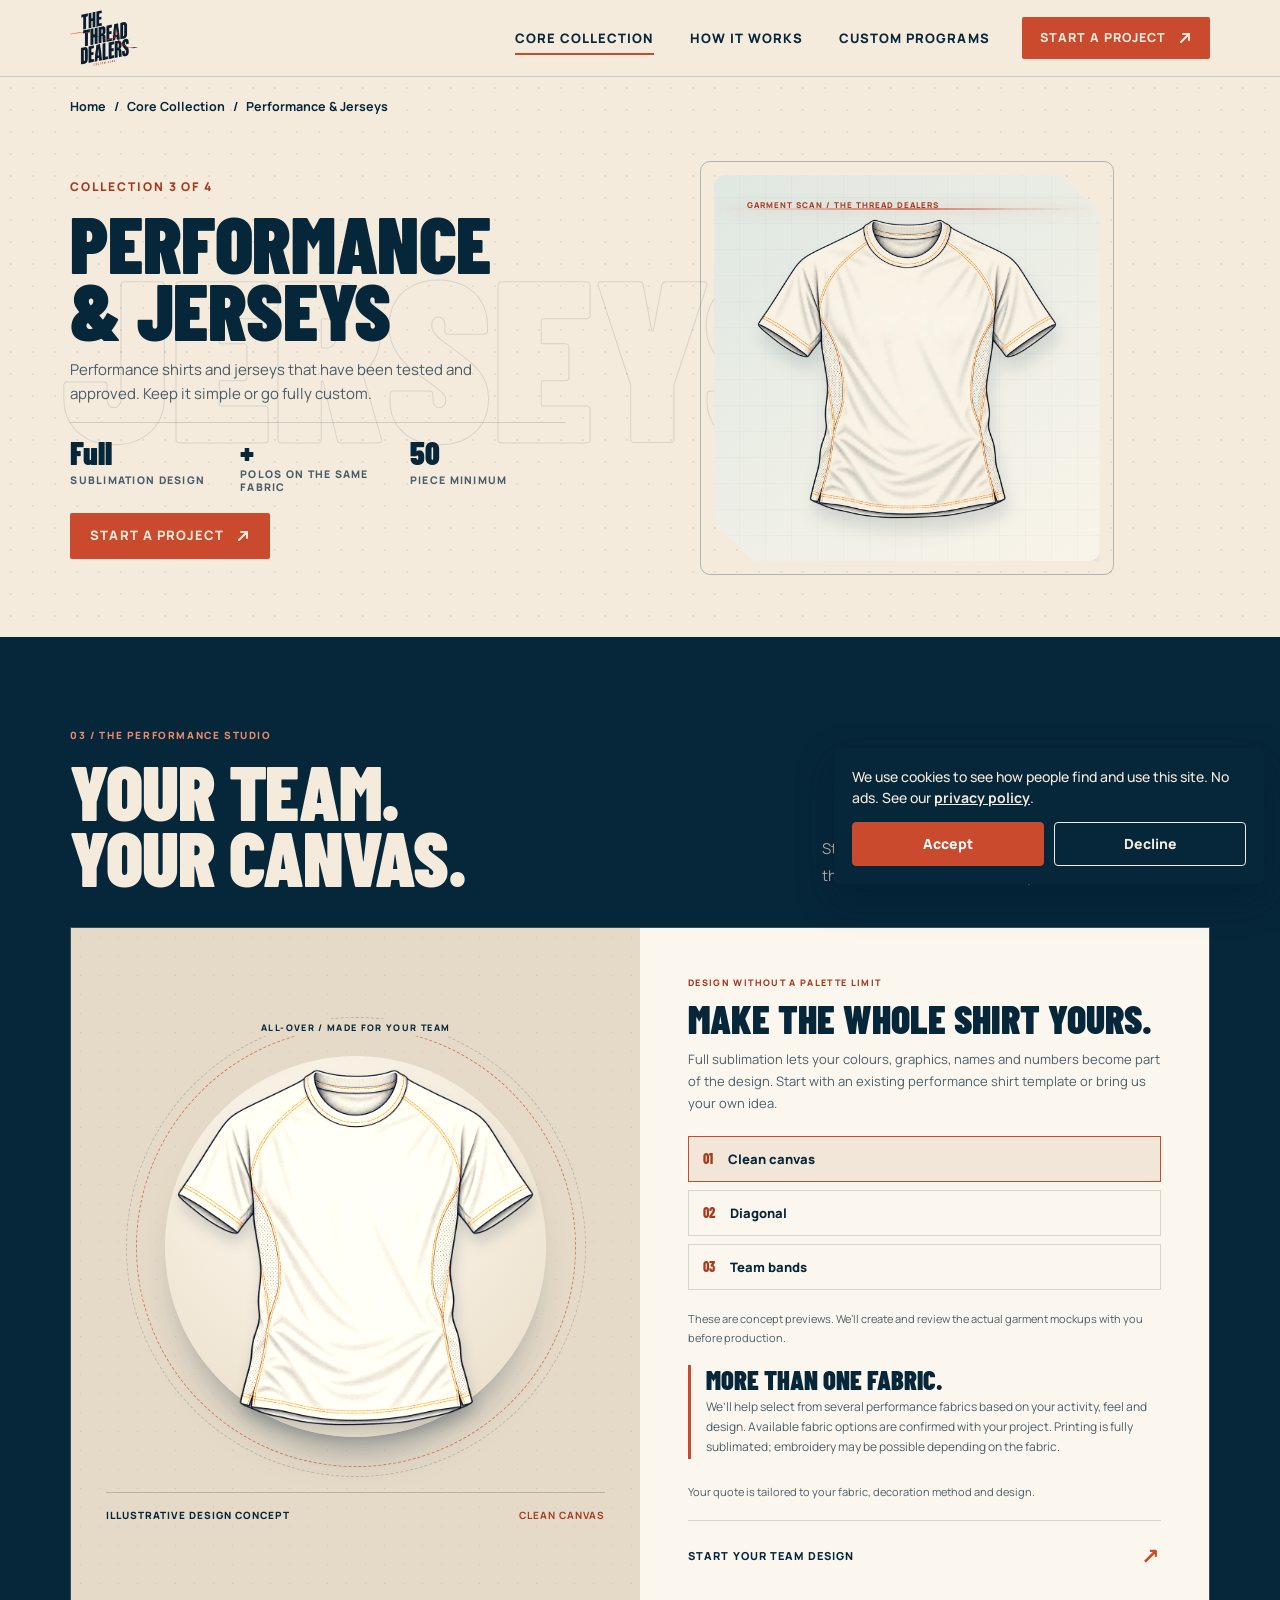
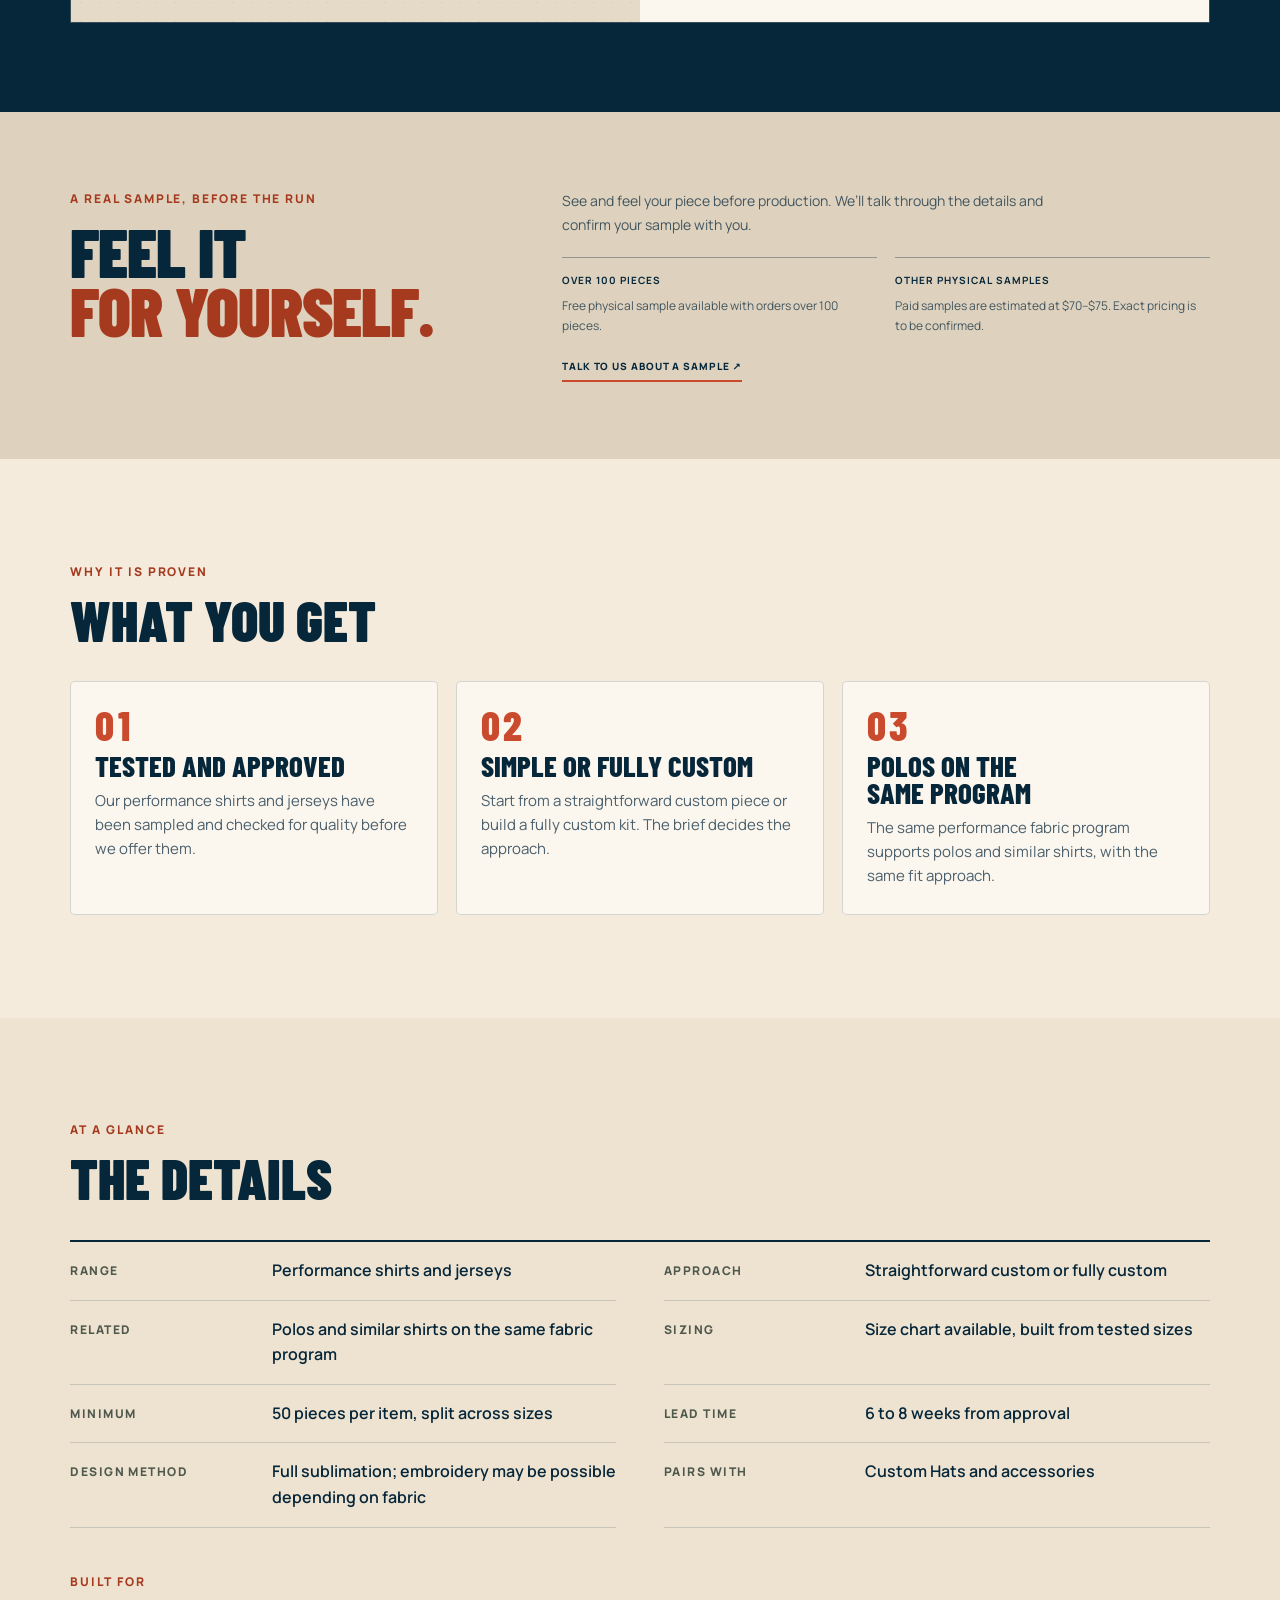
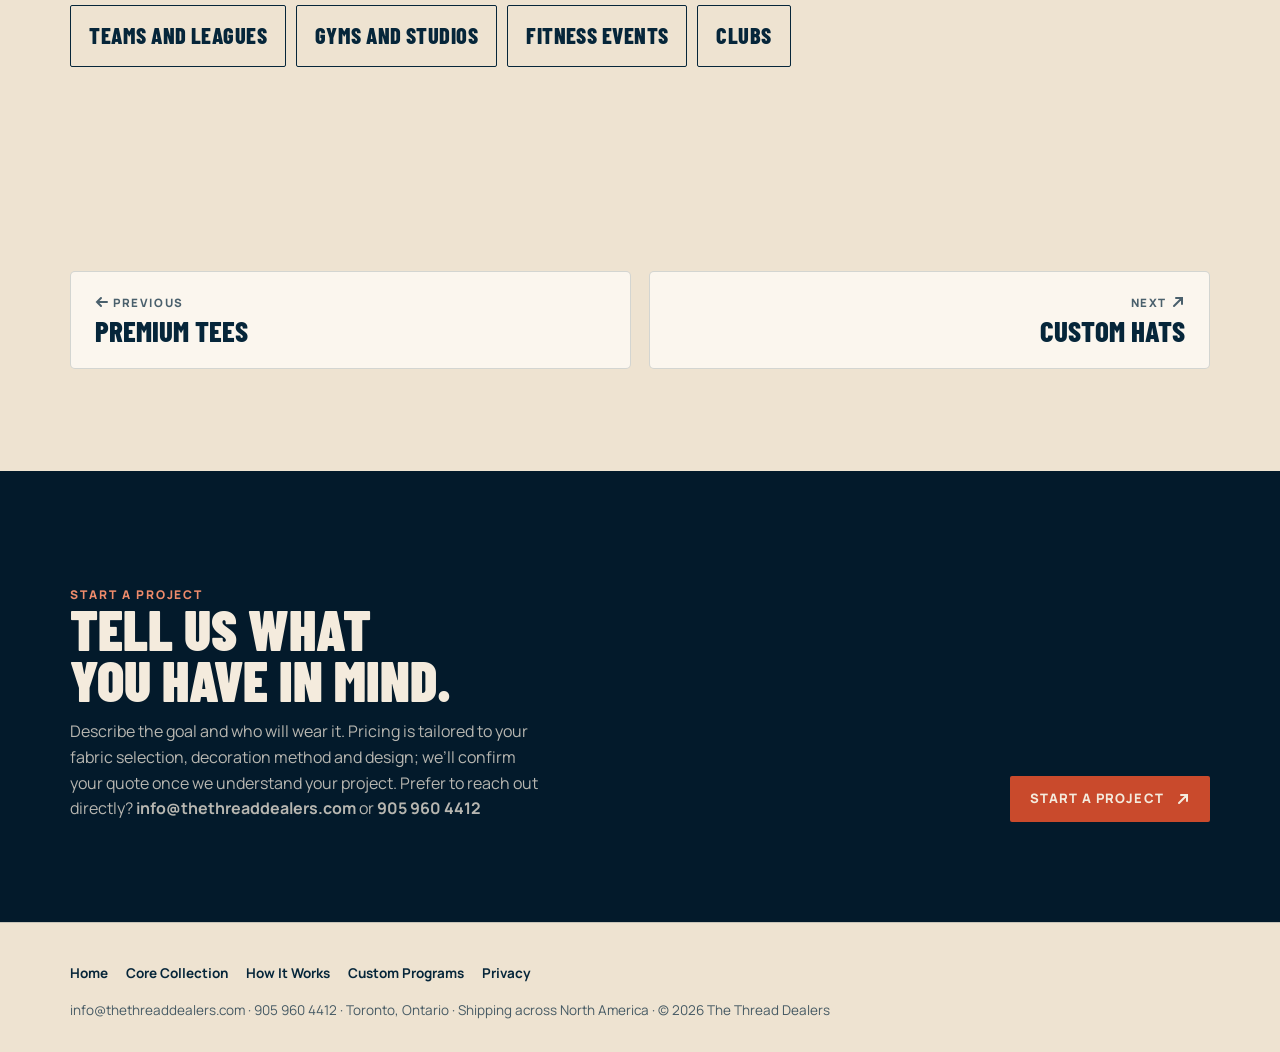
<file: performance-jerseys.html>
<!doctype html>
<html lang="en">
<head>
<meta charset="utf-8">
<meta name="viewport" content="width=device-width,initial-scale=1,viewport-fit=cover">
<title>Custom Performance Shirts & Jerseys in Toronto | The Thread Dealers</title>
<meta name="description" content="Performance shirts and jerseys that have been tested and approved. Keep it simple or go fully custom. Custom made for businesses, teams and events. 50 piece minimum, 6 to 8 weeks, shipping across North America.">
<meta name="robots" content="index,follow">
<link rel="canonical" href="https://thethreaddealers.com/performance-jerseys.html">
<meta name="theme-color" content="#031A2B">
<meta property="og:type" content="website"><meta property="og:site_name" content="The Thread Dealers"><meta property="og:locale" content="en_CA">
<meta property="og:title" content="Custom Performance Shirts & Jerseys in Toronto | The Thread Dealers"><meta property="og:description" content="Performance shirts and jerseys that have been tested and approved. Keep it simple or go fully custom. Custom made for businesses, teams and events. 50 piece minimum, 6 to 8 weeks, shipping across North America."><meta property="og:url" content="https://thethreaddealers.com/performance-jerseys.html">
<meta name="twitter:card" content="summary_large_image"><meta name="twitter:title" content="Custom Performance Shirts & Jerseys in Toronto | The Thread Dealers"><meta name="twitter:description" content="Performance shirts and jerseys that have been tested and approved. Keep it simple or go fully custom. Custom made for businesses, teams and events. 50 piece minimum, 6 to 8 weeks, shipping across North America.">
<script type="application/ld+json">{"@context": "https://schema.org", "@graph": [{"@type": "BreadcrumbList", "itemListElement": [{"@type": "ListItem", "position": 1, "name": "Home", "item": "https://thethreaddealers.com/"}, {"@type": "ListItem", "position": 2, "name": "Core Collection", "item": "https://thethreaddealers.com/collection.html"}, {"@type": "ListItem", "position": 3, "name": "Performance & Jerseys", "item": "https://thethreaddealers.com/performance-jerseys.html"}]}, {"@type": "Product", "name": "Custom Performance & Jerseys", "description": "Performance shirts and jerseys that have been tested and approved. Keep it simple or go fully custom.", "brand": {"@type": "Brand", "name": "The Thread Dealers"}, "url": "https://thethreaddealers.com/performance-jerseys.html", "category": "Custom apparel"}]}</script>
<link rel="preconnect" href="https://fonts.googleapis.com"><link rel="preconnect" href="https://fonts.gstatic.com" crossorigin>
<link rel="stylesheet" href="https://fonts.googleapis.com/css2?family=Barlow+Condensed:wght@600;700;800;900&family=Manrope:wght@400;500;600;700;800&display=swap">
<style>:root{
  /* Layout: shared detail page system; cream canvas, navy bands, condensed display type */
  --cream:#F4EBDD;--cream-2:#EEE3D1;--paper:#FBF6EE;--stone:#D8CCBA;--ink:#06263A;--deep:#031A2B;--rust:#C94A2C;--rust-ink:#A63A1F;--rust-lite:#EE8B6B;--olive:#4F584C;
  --muted:rgba(6,38,58,.72);--line:rgba(6,38,58,.16);--cream-line:rgba(244,235,221,.18);
  --display:"Barlow Condensed","Arial Narrow","Roboto Condensed",system-ui,sans-serif;
  --body:"Manrope",system-ui,-apple-system,"Segoe UI",Roboto,sans-serif;
  --gl:max(clamp(16px,5.5vw,84px),env(safe-area-inset-left,0px));--gr:max(clamp(16px,5.5vw,84px),env(safe-area-inset-right,0px));
  --head-h:76px;color-scheme:light;
}
*,*::before,*::after{box-sizing:border-box}
html{scroll-behavior:smooth;padding-top:env(safe-area-inset-top,0px);padding-bottom:env(safe-area-inset-bottom,0px)}
body{margin:0;background:var(--cream);color:var(--ink);font-family:var(--body);font-size:16px;line-height:1.6;-webkit-font-smoothing:antialiased}
body::before{content:"";position:fixed;inset:0 0 auto;height:env(safe-area-inset-top,0px);z-index:60;background:var(--cream)}
img{max-width:100%}
a{color:inherit}
:focus-visible{outline:3px solid var(--rust);outline-offset:3px;border-radius:2px}
.wrap{max-width:1280px;margin-inline:auto;padding-left:var(--gl);padding-right:var(--gr)}
h1,h2,h3{text-wrap:balance}
.dotgrid{background-image:radial-gradient(rgba(6,38,58,.14) 1px,transparent 1.3px);background-size:22px 22px}
.eyebrow{font-size:12px;font-weight:800;letter-spacing:.16em;text-transform:uppercase;color:var(--rust-ink);margin:0 0 14px}
.h2{font-family:var(--display);font-weight:900;text-transform:uppercase;font-size:clamp(2.2rem,4.4vw,3.8rem);line-height:.9;margin:0}
.lead{font-size:1.12rem;color:var(--muted);max-width:52ch;margin:18px 0 0}
.btn{display:inline-flex;align-items:center;gap:12px;background:var(--rust);color:var(--cream);font:800 13px/1 var(--body);letter-spacing:.08em;text-transform:uppercase;padding:16px 20px;border-radius:2px;text-decoration:none;transition:background .2s}
.btn:hover{background:var(--ink)}
.btn svg,.link svg{width:14px;height:14px}
.link{font-weight:800;font-size:13px;letter-spacing:.08em;text-transform:uppercase;text-decoration:none;display:inline-flex;align-items:center;gap:10px;padding-bottom:4px;border-bottom:2px solid var(--rust);transition:gap .2s}
.link:hover{gap:14px}
/* header */
.top{position:sticky;top:env(safe-area-inset-top,0px);z-index:50;background:rgba(244,235,221,.94);-webkit-backdrop-filter:blur(12px);backdrop-filter:blur(12px);border-bottom:1px solid var(--line)}
.top-inner{display:flex;align-items:center;gap:32px;height:var(--head-h)}
.brand img{display:block;height:56px;width:auto}
.nav{margin-left:auto}
.nav ul{display:flex;gap:36px;list-style:none;margin:0;padding:0}
.nav a{font-weight:800;font-size:13px;letter-spacing:.08em;text-transform:uppercase;text-decoration:none;padding:6px 0;border-bottom:2px solid transparent}
.nav a:hover,.nav a[aria-current="page"]{border-bottom-color:var(--rust)}
.top .btn{padding:14px 18px;font-size:12.5px}
.menu-btn{display:none;margin-left:auto;background:none;border:1.5px solid var(--ink);border-radius:2px;width:44px;height:42px;color:var(--ink);cursor:pointer;align-items:center;justify-content:center}
.menu-btn svg{width:20px;height:20px}
.nav-cta{display:none}
/* hero */
.p-hero{padding-block:clamp(36px,6vw,72px) clamp(56px,8vw,100px);border-bottom:1px solid var(--line)}
.crumbs{display:flex;flex-wrap:wrap;gap:8px;font-size:12.5px;font-weight:700;color:var(--muted);margin:0 0 clamp(28px,5vw,52px)}
.crumbs a{text-decoration:none}
.crumbs a:hover{color:var(--rust-ink)}
.p-hero-grid{display:grid;grid-template-columns:minmax(0,1fr) minmax(0,1fr);gap:clamp(28px,5vw,72px);align-items:center}
.p-title{font-family:var(--display);font-weight:900;text-transform:uppercase;font-size:clamp(3.2rem,8vw,7.4rem);line-height:.84;margin:0;letter-spacing:-.005em}
.chips{display:flex;flex-wrap:wrap;gap:8px;margin:22px 0 0;padding:0;list-style:none}
.chips li{font-size:12.5px;font-weight:800;letter-spacing:.06em;text-transform:uppercase;background:var(--paper);border:1px solid var(--line);border-radius:2px;padding:8px 11px}
.chips li.tag{position:relative;background:var(--rust);color:var(--cream);border-color:var(--rust);padding:9px 13px;box-shadow:0 8px 16px -8px rgba(201,74,44,.7)}
.chips li.tag::before{content:"";position:absolute;inset:3px;border:1px dashed rgba(244,235,221,.7);border-radius:1px;pointer-events:none}
.chips li.tag.sampling{background:var(--ink);border-color:var(--ink);box-shadow:none}
.cta-row{display:flex;flex-wrap:wrap;gap:16px 24px;align-items:center;margin-top:30px}
.art-card{background:var(--paper);border:1px solid var(--line);border-radius:6px;padding:clamp(18px,3vw,36px);background-image:radial-gradient(rgba(6,38,58,.1) 1px,transparent 1.3px);background-size:18px 18px}
.art-card figcaption{display:flex;justify-content:space-between;gap:12px;font-size:11.5px;font-weight:800;letter-spacing:.14em;text-transform:uppercase;color:var(--muted);margin-top:12px;padding-top:12px;border-top:1px solid var(--line)}
/* sections */
.sec{padding-block:clamp(56px,8vw,110px)}
.sec.alt{background:var(--cream-2)}
.sec-head{display:flex;flex-wrap:wrap;justify-content:space-between;align-items:end;gap:16px 40px;margin-bottom:36px}
.features{display:grid;grid-template-columns:repeat(3,minmax(0,1fr));gap:18px}
.feature{background:var(--paper);border:1px solid var(--line);border-radius:5px;padding:26px 24px;display:grid;gap:10px;align-content:start;transition:transform .35s cubic-bezier(.2,.8,.2,1),box-shadow .35s}
.feature:hover{transform:translateY(-6px);box-shadow:0 26px 40px -26px rgba(6,38,58,.5)}
.feature b{font-family:var(--display);font-weight:800;font-size:1.05rem;letter-spacing:.08em;color:var(--rust-ink)}
.feature h3{font-family:var(--display);font-weight:800;text-transform:uppercase;font-size:1.8rem;line-height:.95;margin:0}
.feature p{margin:0;color:var(--muted);font-size:15px}
.specs{display:grid;grid-template-columns:minmax(0,1fr) minmax(0,1fr);gap:0 48px;margin:0;border-top:2px solid var(--ink)}
.specs div{display:grid;grid-template-columns:minmax(120px,.7fr) minmax(0,1.3fr);gap:16px;padding:16px 0;border-bottom:1px solid var(--line);min-width:0}
.specs dt{font-size:12px;font-weight:800;letter-spacing:.12em;text-transform:uppercase;color:var(--olive);padding-top:3px}
.specs dd{margin:0;font-weight:600}
.for{display:flex;flex-wrap:wrap;gap:10px;list-style:none;margin:0;padding:0}
.for li{font-family:var(--display);font-weight:800;text-transform:uppercase;font-size:1.4rem;letter-spacing:.02em;padding:12px 18px;border:1.5px solid var(--ink);border-radius:2px}
/* steps and promises */
.mini-steps{list-style:none;margin:0;padding:0;display:grid;grid-template-columns:repeat(4,minmax(0,1fr));gap:18px;counter-reset:s}
.mini-steps li{border-top:2px solid var(--ink);padding-top:16px;counter-increment:s;min-width:0}
.mini-steps li::before{content:counter(s);display:grid;place-items:center;width:40px;height:40px;border-radius:50%;background:var(--ink);color:var(--cream);font-family:var(--display);font-weight:800;font-size:1.3rem;margin-bottom:14px}
.mini-steps h3{font-family:var(--display);font-weight:800;text-transform:uppercase;font-size:1.4rem;line-height:1;margin:0 0 8px}
.mini-steps p{margin:0;font-size:14.5px;color:var(--muted)}
.promises{display:grid;grid-template-columns:minmax(0,.8fr) minmax(0,.8fr) minmax(0,1.4fr);gap:16px;margin-top:36px}
.promise{background:var(--paper);border:1px solid var(--line);border-radius:5px;padding:22px 24px;display:grid;gap:8px;align-content:start;min-width:0}
.promise b{font-family:var(--display);font-weight:900;font-size:clamp(2.2rem,3.4vw,3.2rem);line-height:.9}
.promise span{font-size:14.5px;font-weight:600;color:var(--muted)}
.promise.sign{background:var(--ink);border-color:var(--ink);color:var(--cream);box-shadow:0 0 0 2px var(--rust)}
.promise.sign span{color:rgba(244,235,221,.82)}
.promise.sign .tag{font-size:11px;font-weight:800;letter-spacing:.16em;text-transform:uppercase;color:var(--rust-lite)}
/* detailed steps */
.big-steps{list-style:none;margin:0;padding:0;display:grid;gap:18px}
.big-step{display:grid;grid-template-columns:88px minmax(0,1fr) minmax(0,1fr) minmax(0,1fr);gap:24px;align-items:start;background:var(--paper);border:1px solid var(--line);border-radius:5px;padding:26px 28px}
.big-step .n{font-family:var(--display);font-weight:900;font-size:4.2rem;line-height:.8;color:var(--rust)}
.big-step h3{font-family:var(--display);font-weight:800;text-transform:uppercase;font-size:2rem;line-height:.95;margin:0}
.big-step h4{margin:0 0 6px;font-size:11.5px;font-weight:800;letter-spacing:.14em;text-transform:uppercase;color:var(--olive)}
.big-step p{margin:0;font-size:15px;color:var(--muted)}
/* faq */
.faq{display:grid;gap:10px;max-width:900px}
.faq details{background:var(--paper);border:1px solid var(--line);border-radius:4px;padding:0 22px}
.faq summary{cursor:pointer;list-style:none;padding:18px 0;font-weight:800;font-size:16.5px;display:flex;justify-content:space-between;gap:16px}
.faq summary::-webkit-details-marker{display:none}
.faq summary::after{content:"+";font-family:var(--display);font-size:1.6rem;line-height:.8;color:var(--rust)}
.faq details[open] summary::after{content:"\2212"}
.faq details p{margin:0 0 18px;color:var(--muted);max-width:65ch}
/* programs */
.progs{display:grid;grid-template-columns:repeat(2,minmax(0,1fr));gap:18px}
.prog{position:relative;background:var(--ink);color:var(--cream);border-radius:6px;padding:30px 30px 32px;display:grid;gap:12px;align-content:start;transition:transform .45s cubic-bezier(.2,.9,.25,1.15),box-shadow .45s;min-width:0}
.prog:hover{transform:translateY(-12px) scale(1.03);box-shadow:0 46px 70px -30px rgba(3,26,43,.85)}
.prog .k{display:flex;justify-content:space-between;gap:10px;font-size:11.5px;font-weight:800;letter-spacing:.16em;text-transform:uppercase;color:var(--stone)}
.prog .k .addon{background:var(--rust);color:var(--cream);padding:4px 8px;border-radius:2px}
.prog h3{font-family:var(--display);font-weight:800;text-transform:uppercase;font-size:2.3rem;line-height:.92;margin:0}
.prog p{margin:0;color:rgba(244,235,221,.8)}
.prog ul{margin:4px 0 0;padding:0;list-style:none;display:flex;flex-wrap:wrap;gap:8px}
.prog li{font-size:12.5px;font-weight:700;border:1px solid var(--cream-line);border-radius:2px;padding:6px 10px}
/* next and cta */
.pager{display:grid;grid-template-columns:repeat(2,minmax(0,1fr));gap:18px}
.pager a{display:grid;gap:4px;text-decoration:none;border:1px solid var(--line);border-radius:5px;padding:22px 24px;background:var(--paper);transition:border-color .2s,transform .3s}
.pager a:hover{border-color:var(--rust);transform:translateY(-4px)}
.pager small{font-size:11.5px;font-weight:800;letter-spacing:.14em;text-transform:uppercase;color:var(--muted)}
.pager strong{font-family:var(--display);font-weight:800;text-transform:uppercase;font-size:1.8rem;line-height:1}
.pager a.next{text-align:right}
.cta-band{background:var(--deep);color:var(--cream);padding-block:clamp(56px,8vw,100px)}
.cta-grid{display:flex;flex-wrap:wrap;justify-content:space-between;align-items:end;gap:24px 40px}
.cta-band .h2{max-width:16ch}
.cta-band p{color:rgba(244,235,221,.75);margin:14px 0 0;max-width:48ch}
.cta-band .eyebrow{color:var(--rust-lite)}
.mail{font-weight:700;user-select:all}
.foot{background:var(--cream-2);border-top:1px solid var(--line);padding-block:40px calc(30px + env(safe-area-inset-bottom,0px));font-size:13.5px;color:var(--muted)}
.foot .wrap{display:flex;flex-wrap:wrap;justify-content:space-between;gap:16px}
.foot a{text-decoration:none;font-weight:700;color:var(--ink);margin-right:18px}
/* flats */
.art-svg{display:block;width:100%;height:auto;overflow:visible}
.g-sil{fill:var(--paper);stroke:var(--ink);stroke-width:2.2;stroke-linejoin:round}
.g-dark{fill:rgba(6,38,58,.1);stroke:var(--ink);stroke-width:2;stroke-linejoin:round}
.g-btn{fill:var(--paper);stroke:var(--ink);stroke-width:1.6}
.g-seam{fill:none;stroke:var(--ink);stroke-width:1.2;stroke-linecap:round;stroke-linejoin:round;opacity:.7}
.g-rib{fill:none;stroke:var(--ink);stroke-width:.8;opacity:.45}
.g-fold{fill:none;stroke:var(--ink);stroke-width:.9;stroke-linecap:round;opacity:.3}
.g-stitch{fill:none;stroke:var(--rust);stroke-width:1.5;stroke-dasharray:3 2.6;stroke-linecap:round}
.num{font-family:var(--display);font-weight:900;font-size:46px;fill:none;stroke:var(--ink);stroke-width:1.5}
.callout path{fill:none;stroke:var(--ink);stroke-width:.8;opacity:.55}
.callout circle{fill:var(--rust)}
.callout text{font:800 8.4px var(--body);letter-spacing:.12em;fill:rgba(6,38,58,.7)}
@media (max-width:960px){
  .p-hero-grid{grid-template-columns:1fr}
  .features{grid-template-columns:1fr 1fr}
  .specs{grid-template-columns:1fr}
  .mini-steps{grid-template-columns:1fr 1fr}
  .promises{grid-template-columns:1fr 1fr}.promise.sign{grid-column:1 / -1}
  .big-step{grid-template-columns:64px minmax(0,1fr)}
  .big-step>div{grid-column:2}
}
@media (max-width:860px){
  .nav,.top .btn{display:none}
  .menu-btn{display:inline-flex}
  .top.open .nav{display:block;position:absolute;top:100%;left:0;right:0;background:var(--cream);border-bottom:1px solid var(--line);padding:8px var(--gr) 20px var(--gl)}
  .top.open .nav ul{flex-direction:column;gap:0}
  .top.open .nav a{display:block;padding:15px 0;border-bottom:1px solid var(--line)}
  .top.open .nav-cta{display:block}
}
@media (max-width:640px){
  .features,.mini-steps,.promises,.progs,.pager{grid-template-columns:1fr}
  .specs div{grid-template-columns:1fr;gap:4px}
  .big-step{grid-template-columns:1fr;gap:12px}
  .big-step>div{grid-column:1}
  .pager a.next{text-align:left}
}
@media (prefers-reduced-motion:reduce){*{transition-duration:.01ms!important}html{scroll-behavior:auto}}

/* Garment drawings (raster flats): sized by width so every browser lays them out the same */
.art-img{display:flex;align-items:center;justify-content:center;gap:5%;width:100%}
.art-img img{display:block;height:auto;max-width:none;filter:drop-shadow(0 12px 14px rgba(6,38,58,.14))}
.art-hd img:first-child{width:50%}
.art-hd img:last-child{width:25%}
.art-te img{width:50%}
.art-je img{width:54%}
.art-cp img{width:80%}
.tile-art{object-fit:contain}

/* ===== Shared motion for inner pages ===== */
.rv{opacity:0;transform:translateY(26px);transition:opacity .7s cubic-bezier(.2,.7,.2,1),transform .7s cubic-bezier(.2,.7,.2,1)}
.rv.in{opacity:1;transform:none}
.rv.d1{transition-delay:.08s}.rv.d2{transition-delay:.16s}.rv.d3{transition-delay:.24s}
@media (prefers-reduced-motion:reduce){.rv{opacity:1;transform:none}}
.no-js .rv{opacity:1;transform:none}

/* ===== Showroom hero (product pages) ===== */
.show{position:relative;background:var(--deep);color:var(--cream);overflow:hidden;padding-block:clamp(28px,4vw,48px) clamp(64px,8vw,110px);
  background-image:radial-gradient(rgba(244,235,221,.07) 1px,transparent 1.3px);background-size:22px 22px}
.show .crumbs{color:rgba(244,235,221,.6)}
.show .crumbs a:hover{color:var(--rust-lite)}
.show-ghost{position:absolute;left:50%;top:52%;transform:translate(-50%,-50%);font-family:var(--display);font-weight:900;text-transform:uppercase;font-size:clamp(7rem,22vw,22rem);line-height:.8;white-space:nowrap;color:transparent;-webkit-text-stroke:1.5px rgba(244,235,221,.12);pointer-events:none;user-select:none}
.show-grid{position:relative;display:grid;grid-template-columns:minmax(0,.9fr) minmax(0,1.1fr);gap:clamp(24px,4vw,64px);align-items:center}
.show .eyebrow{color:var(--rust-lite)}
.show .p-title{color:var(--cream)}
.show .lead{color:rgba(244,235,221,.78)}
.show .chips li{background:rgba(244,235,221,.06);border-color:rgba(244,235,221,.2);color:var(--cream)}
.show .link{color:var(--cream)}
.stage-art{position:relative;aspect-ratio:1;max-width:620px;width:100%;justify-self:center;display:grid;place-items:center}
.stage-ring{position:absolute;inset:4%;border-radius:50%;border:2px dashed rgba(201,74,44,.55);animation:spin 40s linear infinite}
.stage-ring.r2{inset:13%;border:1px solid rgba(244,235,221,.12);animation-duration:70s;animation-direction:reverse}
.stage-ring.r2::before{content:"";position:absolute;top:-5px;left:50%;width:10px;height:10px;margin-left:-5px;border-radius:50%;background:var(--rust)}
.stage-disc{position:absolute;inset:16%;border-radius:50%;background:radial-gradient(circle at 50% 40%,#F7EFE2,#E9DCC6 70%);box-shadow:0 40px 80px -30px rgba(0,0,0,.7)}
@keyframes spin{to{transform:rotate(360deg)}}
.stage-art .art-img{position:relative;width:86%}
.stage-art .art-img img{filter:drop-shadow(0 18px 18px rgba(6,38,58,.22))}
.stage-art.enter .art-img{animation:artIn 1s cubic-bezier(.2,.9,.25,1.1) both .15s}
@keyframes artIn{from{opacity:0;transform:translateY(40px) rotate(-6deg) scale(.86)}to{opacity:1;transform:none}}
.stamp-big{position:absolute;right:2%;top:6%;width:min(40%,220px);transform:rotate(-12deg);z-index:2}
.stamp-big svg{display:block;width:100%;height:auto;overflow:visible}
.stamp-big .o{fill:none;stroke:var(--rust);stroke-width:6}.stamp-big .i{fill:none;stroke:var(--rust);stroke-width:2}
.stamp-big .c{fill:none;stroke:var(--rust);stroke-width:4.5}
.stamp-big .k{fill:none;stroke:var(--rust);stroke-width:9;stroke-linecap:round;stroke-linejoin:round;stroke-dasharray:1;stroke-dashoffset:1}
.stamp-big text{fill:var(--rust)}
.stamp-big .t{font:900 40px var(--display);letter-spacing:1px}.stamp-big .s{font:800 9.5px var(--body);letter-spacing:1.6px}
.stage-art.enter .stamp-big{animation:slam .55s cubic-bezier(.5,0,.8,.3) both 1s}
.stage-art.enter .stamp-big .k{animation:draw .55s ease-out forwards 1.55s}
@keyframes slam{0%{opacity:0;transform:rotate(-30deg) scale(2.6)}80%{opacity:1;transform:rotate(-12deg) scale(.94)}100%{opacity:1;transform:rotate(-12deg) scale(1)}}
@keyframes draw{to{stroke-dashoffset:0}}
.stat-row{display:flex;flex-wrap:wrap;gap:10px 28px;margin-top:26px;padding-top:20px;border-top:1px solid var(--cream-line)}
.stat-row div{display:grid}
.stat-row b{font-family:var(--display);font-weight:900;font-size:2rem;line-height:1}
.stat-row span{font-size:12px;font-weight:800;letter-spacing:.12em;text-transform:uppercase;color:rgba(244,235,221,.6)}

/* feature cards: numbered, lift on hover */
.feature{position:relative;overflow:hidden}
.feature::after{content:"";position:absolute;left:0;bottom:0;height:3px;width:100%;background:var(--rust);transform:scaleX(0);transform-origin:0 50%;transition:transform .45s}
.feature:hover::after{transform:scaleX(1)}
.feature b{font-size:2.6rem;line-height:.8;color:var(--rust)}

/* specs: tag style rows */
.specs div{transition:background .25s,padding .25s}
.specs div:hover{background:var(--paper);padding-left:12px}

/* ===== Collection page ===== */
.col-hero{position:relative;background:var(--deep);color:var(--cream);overflow:hidden;padding-block:clamp(28px,4vw,48px) 0;
  background-image:radial-gradient(rgba(244,235,221,.07) 1px,transparent 1.3px);background-size:22px 22px}
.col-hero .crumbs{color:rgba(244,235,221,.6)}
.col-hero .eyebrow{color:var(--rust-lite)}
.col-title{font-family:var(--display);font-weight:900;text-transform:uppercase;font-size:clamp(3.4rem,10vw,10rem);line-height:.82;margin:0;letter-spacing:-.005em}
.col-title span{display:block;color:var(--rust)}
.col-intro{display:flex;flex-wrap:wrap;justify-content:space-between;align-items:end;gap:20px 48px}
.col-intro p{max-width:44ch;color:rgba(244,235,221,.78);margin:0;font-size:1.06rem}
/* the rail: four hang tags on a rod */
.rail-wrap{position:relative;margin-top:clamp(30px,5vw,56px);padding-top:26px}
.rod{position:absolute;left:-4%;right:-4%;top:26px;height:6px;border-radius:3px;background:linear-gradient(#9A8A66,#E4D6A8 40%,#8D7C58)}
.tags{position:relative;display:grid;grid-template-columns:repeat(4,minmax(0,1fr));gap:18px;list-style:none;margin:0;padding:0}
.tag-btn{position:relative;display:block;width:100%;text-align:left;font:inherit;color:inherit;background:none;border:0;padding:44px 0 0;cursor:pointer;transform-origin:50% 0;animation:sway 5s ease-in-out infinite}
.tags li:nth-child(2) .tag-btn{animation-delay:-1.2s}.tags li:nth-child(3) .tag-btn{animation-delay:-2.6s}.tags li:nth-child(4) .tag-btn{animation-delay:-3.8s}
@keyframes sway{0%,100%{transform:rotate(-1.2deg)}50%{transform:rotate(1.2deg)}}
.tag-btn:hover{animation-play-state:paused}
.hook{position:absolute;left:50%;top:-6px;width:36px;height:52px;margin-left:-18px;pointer-events:none}
.hook path{fill:none;stroke:#C9B98E;stroke-width:3;stroke-linecap:round}
.tag-card{position:relative;background:var(--cream);color:var(--ink);border-radius:6px;padding:18px 18px 16px;display:grid;gap:10px;transition:transform .45s cubic-bezier(.2,.9,.25,1.2),box-shadow .45s,background .3s;box-shadow:0 22px 40px -28px rgba(0,0,0,.8);background-image:radial-gradient(rgba(6,38,58,.1) 1px,transparent 1.3px);background-size:16px 16px}
.tag-card::before{content:"";position:absolute;left:50%;top:-1px;width:16px;height:16px;margin-left:-8px;border-radius:50%;background:var(--deep);box-shadow:0 0 0 3px #C9B98E}
.tag-card .n{font-family:var(--display);font-weight:800;font-size:1rem;letter-spacing:.1em;color:var(--rust-ink)}
.tag-card .pic{height:clamp(110px,12vw,170px);display:flex;align-items:center;justify-content:center;gap:6%}
.tag-card .pic img{height:100%;width:auto;max-width:62%;object-fit:contain;filter:drop-shadow(0 10px 10px rgba(6,38,58,.16));transition:transform .5s cubic-bezier(.2,.9,.25,1.2)}
.tag-card .pic img+img{max-width:30%}
.tag-card h3{font-family:var(--display);font-weight:900;text-transform:uppercase;font-size:clamp(1.4rem,2vw,2rem);line-height:.9;margin:0}
.tag-btn:hover .tag-card{transform:translateY(8px)}
.tag-btn:hover .pic img{transform:scale(1.06) rotate(-2deg)}
.tag-btn[aria-pressed="true"] .tag-card{transform:translateY(18px);background-color:#FFF8EC;box-shadow:0 34px 50px -24px rgba(0,0,0,.9),0 0 0 3px var(--rust)}
.tag-btn[aria-pressed="true"]{animation-play-state:paused}
.tag-btn:focus-visible{outline:none}
.tag-btn:focus-visible .tag-card{box-shadow:0 0 0 3px var(--rust-lite)}
/* stage for the selected piece */
.sel{position:relative;margin-top:clamp(56px,7vw,90px);padding-block:clamp(40px,6vw,72px);background:var(--cream);color:var(--ink)}
.sel::before{content:"";position:absolute;left:50%;top:0;width:2px;height:clamp(56px,7vw,90px);margin-top:calc(-1 * clamp(56px,7vw,90px));background:repeating-linear-gradient(var(--rust) 0 6px,transparent 6px 12px)}
.sel-grid{display:grid;grid-template-columns:minmax(0,1.05fr) minmax(0,.95fr);gap:clamp(24px,4vw,64px);align-items:center}
.sel .stage-disc{background:radial-gradient(circle at 50% 40%,#FFFFFF,#EFE3CF 70%);box-shadow:0 30px 60px -30px rgba(6,38,58,.45)}
.sel .stage-ring.r2{border-color:rgba(6,38,58,.14)}
.sel-copy{min-width:0}
.sel-count{display:flex;align-items:baseline;gap:12px;font-family:var(--display);font-weight:800}
.sel-count b{font-size:4.6rem;line-height:.8;color:var(--rust)}
.sel-count span{font-size:1.1rem;letter-spacing:.1em;color:var(--muted)}
.sel-name{font-family:var(--display);font-weight:900;text-transform:uppercase;font-size:clamp(2.8rem,5.6vw,5.4rem);line-height:.86;margin:14px 0 0}
.sel-lead{color:var(--muted);font-size:1.08rem;max-width:46ch;margin:16px 0 0}
.sel-list{list-style:none;margin:22px 0 0;padding:0;display:grid;gap:10px}
.sel-list li{display:grid;grid-template-columns:28px 1fr;gap:12px;align-items:center;font-weight:700}
.sel-list li::before{content:"";width:28px;height:28px;border-radius:50%;background:var(--rust) url("data:image/svg+xml,%3Csvg xmlns='http://www.w3.org/2000/svg' viewBox='0 0 16 16'%3E%3Cpath d='M4.5 8.4l2.3 2.3 4.7-5' fill='none' stroke='%23F4EBDD' stroke-width='2' stroke-linecap='round' stroke-linejoin='round'/%3E%3C/svg%3E") center/16px no-repeat}
.sel-cta{display:flex;flex-wrap:wrap;gap:14px 24px;align-items:center;margin-top:28px}
.sel-switch .sel-copy>*{animation:copyIn .6s cubic-bezier(.2,.8,.2,1) both}
.sel-switch .sel-copy>*:nth-child(2){animation-delay:.05s}.sel-switch .sel-copy>*:nth-child(3){animation-delay:.1s}.sel-switch .sel-copy>*:nth-child(4){animation-delay:.15s}.sel-switch .sel-copy>*:nth-child(5){animation-delay:.2s}
@keyframes copyIn{from{opacity:0;transform:translateX(30px)}to{opacity:1;transform:none}}
.sel-switch .art-img{animation:artIn .8s cubic-bezier(.2,.9,.25,1.1) both}
.sel-switch .stamp-big{animation:slam .5s cubic-bezier(.5,0,.8,.3) both .45s}
.sel-switch .stamp-big .k{animation:draw .5s ease-out forwards .95s}
.sel-nav{display:flex;gap:8px;margin-top:24px}
.sel-nav button{width:46px;height:46px;border-radius:50%;border:1.5px solid var(--ink);background:none;color:var(--ink);cursor:pointer;display:grid;place-items:center;transition:background .2s,color .2s}
.sel-nav button:hover{background:var(--ink);color:var(--cream)}
.sel-nav svg{width:16px;height:16px}
/* chooser */
.chooser{display:grid;grid-template-columns:minmax(0,.8fr) minmax(0,1.2fr);gap:clamp(24px,4vw,56px);align-items:start}
.purpose{display:flex;flex-wrap:wrap;gap:10px;margin-top:20px}
.purpose button{font:700 15px var(--body);padding:12px 16px;border-radius:2px;border:1.5px solid rgba(6,38,58,.3);background:var(--paper);color:var(--ink);cursor:pointer;transition:background .2s,color .2s,border-color .2s}
.purpose button:hover{border-color:var(--ink)}
.purpose button[aria-pressed="true"]{background:var(--ink);color:var(--cream);border-color:var(--ink)}
.picks{display:grid;grid-template-columns:repeat(2,minmax(0,1fr));gap:14px}
.pick{display:grid;grid-template-columns:72px 1fr;gap:14px;align-items:center;text-decoration:none;background:var(--paper);border:1px solid var(--line);border-radius:5px;padding:14px;transition:opacity .35s,transform .35s,border-color .3s,box-shadow .35s}
.pick img{width:72px;height:72px;object-fit:contain}
.pick strong{font-family:var(--display);font-weight:800;text-transform:uppercase;font-size:1.3rem;line-height:.95;display:block}
.pick small{display:block;margin-top:4px;font-size:13px;color:var(--muted);font-weight:600}
.picks.filtering .pick{opacity:.32;transform:scale(.97)}
.picks.filtering .pick.match{opacity:1;transform:translateY(-4px);border-color:var(--rust);box-shadow:0 18px 30px -20px rgba(6,38,58,.6)}
.pick-note{margin:14px 0 0;font-size:14px;font-weight:600;color:var(--muted);min-height:1.5em}
/* compare */
.cmp-wrap{overflow-x:auto;margin-top:8px}
.cmp{width:100%;min-width:720px;border-collapse:collapse}
.cmp th,.cmp td{text-align:left;padding:16px 14px;border-bottom:1px solid var(--line);vertical-align:top;font-size:15px}
.cmp thead th{font-family:var(--display);font-weight:900;text-transform:uppercase;font-size:1.3rem;line-height:.95;border-bottom:2px solid var(--ink)}
.cmp tbody th{font-size:11.5px;font-weight:800;letter-spacing:.14em;text-transform:uppercase;color:var(--olive);width:150px}
.cmp tbody tr{transition:background .2s}
.cmp tbody tr:hover{background:var(--paper)}
.cmp a{font-weight:800;text-decoration:none;border-bottom:2px solid var(--rust)}

@media (max-width:960px){
  .show-grid,.sel-grid,.chooser{grid-template-columns:1fr}
  .stage-art{max-width:460px}
  .tags{grid-template-columns:repeat(4,minmax(150px,1fr));overflow-x:auto;padding:0 4px 20px;scroll-snap-type:x mandatory}
  .tags li{scroll-snap-align:start}
  .rail-wrap{margin-right:calc(-1 * var(--gr))}
}
@media (max-width:640px){
  .picks{grid-template-columns:1fr}
  .tags{grid-template-columns:repeat(4,minmax(62vw,1fr))}
  .sel-count b{font-size:3.6rem}
}
@media (prefers-reduced-motion:reduce){.tag-btn,.stage-ring{animation:none}}
/* How it works */
.how{position:relative}
.how-pin{padding-block:clamp(72px,10vw,130px)}
.how-head{display:flex;flex-wrap:wrap;justify-content:space-between;align-items:end;gap:20px 40px}
.steps{--n:72px;--gap:28px;list-style:none;margin:52px 0 0;padding:0;display:grid;grid-template-columns:repeat(4,minmax(0,1fr));gap:var(--gap);position:relative}
.steps::before,.steps::after{content:"";position:absolute;top:calc(var(--n) / 2 - 1px);left:calc(var(--n) / 2);right:calc((100% - 3 * var(--gap)) / 4 - var(--n) / 2);height:2px}
.steps::before{background:repeating-linear-gradient(90deg,rgba(6,38,58,.35) 0 6px,transparent 6px 12px)}
.steps::after{background:var(--rust);transform-origin:0 50%;transform:scaleX(var(--sp,1))}
.steps li{position:relative;min-width:0;transition:opacity .45s,transform .45s cubic-bezier(.2,.8,.2,1)}
.step-num{position:relative;z-index:1;width:var(--n);height:var(--n);border-radius:50%;background:var(--cream);border:2px solid var(--ink);display:grid;place-items:center;font-family:var(--display);font-weight:800;font-size:2rem;font-variant-numeric:tabular-nums;transition:transform .5s cubic-bezier(.2,1.4,.4,1),opacity .4s,background .35s,color .35s,border-color .35s,box-shadow .35s}
.steps li:first-child .step-num{background:var(--ink);color:var(--cream)}
.steps.armed .step-num{transform:scale(.3);opacity:0}
.steps.armed.go .step-num{transform:none;opacity:1}
.steps.go li:nth-child(2) .step-num{transition-delay:.22s}
.steps.go li:nth-child(3) .step-num{transition-delay:.44s}
.steps.go li:nth-child(4) .step-num{transition-delay:.66s}
.steps h3{font-family:var(--display);font-weight:800;text-transform:uppercase;font-size:1.85rem;line-height:.95;margin:22px 0 10px}
.steps p{margin:0;color:var(--muted);font-size:15px;max-width:30ch}
.promises{display:grid;grid-template-columns:minmax(0,.8fr) minmax(0,.8fr) minmax(0,1.4fr);gap:16px;margin-top:clamp(40px,5vw,64px)}
.promise{background:var(--paper);border:1px solid var(--line);border-radius:5px;padding:22px 24px;display:grid;gap:8px;align-content:start;min-width:0}
.promise b{font-family:var(--display);font-weight:900;font-size:clamp(2.4rem,3.6vw,3.4rem);line-height:.9;font-variant-numeric:tabular-nums}
.promise span{font-size:14.5px;font-weight:600;color:var(--muted)}
.promise.sign{background:var(--ink);color:var(--cream);border-color:var(--ink);position:relative;grid-template-columns:minmax(0,1fr) auto;column-gap:22px;transition:box-shadow .5s,transform .5s}
.promise.sign b{color:var(--cream);grid-column:1}
.promise.sign span{color:rgba(244,235,221,.82);grid-column:1}
.promise.sign .tag{font-size:11px;font-weight:800;letter-spacing:.16em;text-transform:uppercase;color:var(--rust-lite);grid-column:1}
.sig{grid-column:2;grid-row:1 / span 3;align-self:center;width:200px;height:auto}
.sig .sig-line{stroke:rgba(244,235,221,.5);stroke-width:1.5;fill:none}
.sig .sig-x{stroke:var(--rust-lite);stroke-width:2;fill:none;stroke-linecap:round}
.sig .sig-ink{stroke:var(--cream);stroke-width:2.2;fill:none;stroke-linecap:round;stroke-linejoin:round;stroke-dasharray:420;stroke-dashoffset:0;transition:stroke-dashoffset 1.4s cubic-bezier(.6,.1,.3,1)}
.sig small{font:700 9px var(--body)}
.sig text{font:800 8.5px var(--body);letter-spacing:.16em;fill:rgba(244,235,221,.55)}
/* static progress look: step 1 active, the rest still to come */
.steps::after{transform:scaleX(.14)}
.steps li:first-child .step-num{background:var(--rust);border-color:var(--rust);color:var(--cream);box-shadow:0 0 0 8px rgba(201,74,44,.14)}
.steps li:not(:first-child) .step-num{background:var(--cream);border:2px dashed rgba(6,38,58,.5);color:var(--ink)}
.sig-armed .sig .sig-ink{stroke-dashoffset:420}
.sig-armed .promises.lit .sig .sig-ink{stroke-dashoffset:0}
.promises.lit .promise.sign{transform:translateY(-8px);box-shadow:0 30px 50px -26px rgba(6,38,58,.8),0 0 0 2px var(--rust)}
@media (max-width:959px){.promises{grid-template-columns:1fr 1fr}.promise.sign{grid-column:1 / -1}}
@media (max-width:640px){.promises{grid-template-columns:1fr}.promise.sign{grid-template-columns:1fr}.sig{grid-column:1;grid-row:auto;width:180px}}




/* numbers light up in order once the section is reached */
.steps::after{transition:transform 1.05s cubic-bezier(.45,0,.3,1) .1s}
.steps.play::after{transform:scaleX(1)}
.steps li:not(:first-child) .step-num{transition:background .35s,border-color .35s,color .35s,box-shadow .35s}
.steps.play li:not(:first-child) .step-num{background:var(--rust);border:2px solid var(--rust);color:var(--cream);box-shadow:0 0 0 8px rgba(201,74,44,.14);animation:stepPop .45s cubic-bezier(.3,1.6,.5,1) both}
.steps.play li:nth-child(2) .step-num{transition-delay:.38s;animation-delay:.38s}
.steps.play li:nth-child(3) .step-num{transition-delay:.7s;animation-delay:.7s}
.steps.play li:nth-child(4) .step-num{transition-delay:1.02s;animation-delay:1.02s}
.steps.play li:first-child .step-num{animation:stepPop .45s cubic-bezier(.3,1.6,.5,1) .05s both}
@keyframes stepPop{0%{transform:scale(1)}45%{transform:scale(1.2)}100%{transform:scale(1)}}
@media (max-width:959px){.steps.play::after{transform:scaleY(1)}}
@media (max-width:959px){
  .steps{grid-template-columns:1fr;gap:34px}
  .steps::before,.steps::after{top:calc(var(--n) / 2);bottom:calc(var(--n) / 2);left:calc(var(--n) / 2 - 1px);right:auto;width:2px;height:auto}
  .steps::before{background:repeating-linear-gradient(rgba(6,38,58,.35) 0 6px,transparent 6px 12px)}
  .steps::after{transform-origin:50% 0;transform:scaleY(var(--sp,1))}
  .steps li{display:grid;grid-template-columns:var(--n) 1fr;column-gap:20px}
  .steps h3{margin-top:6px}
  .steps h3,.steps p{grid-column:2}
  .step-num{grid-row:1 / span 2}
}
}
@media (max-width:959px){.steps::after{transform:scaleY(.14)}.steps.play::after{transform:scaleY(1)}}
.how{background-color:var(--cream)}
.how-head{display:flex;flex-wrap:wrap;justify-content:space-between;align-items:end;gap:20px 40px}

/* Hangers: the four tags slide along the rod one at a time, then their numbers pop */
.tags li{animation:hangIn 1.1s cubic-bezier(.2,.85,.25,1.05) both}
.tags li:nth-child(1){animation-delay:.25s}.tags li:nth-child(2){animation-delay:.45s}.tags li:nth-child(3){animation-delay:.65s}.tags li:nth-child(4){animation-delay:.85s}
@keyframes hangIn{0%{opacity:0;transform:translateX(-70vw) rotate(-14deg)}60%{opacity:1;transform:translateX(14px) rotate(5deg)}80%{transform:translateX(-4px) rotate(-2deg)}100%{opacity:1;transform:none}}
.tag-card .n{display:inline-grid;place-items:center;width:2.1em;height:2.1em;border-radius:50%;background:var(--rust);color:var(--cream);font-size:1.15rem;letter-spacing:0;animation:numPop .5s cubic-bezier(.3,1.7,.5,1) both}
.tags li:nth-child(1) .n{animation-delay:1.05s}.tags li:nth-child(2) .n{animation-delay:1.25s}.tags li:nth-child(3) .n{animation-delay:1.45s}.tags li:nth-child(4) .n{animation-delay:1.65s}
@keyframes numPop{from{opacity:0;transform:scale(0)}to{opacity:1;transform:none}}
.rod{animation:rodIn .8s cubic-bezier(.6,0,.2,1) both}
@keyframes rodIn{from{transform:scaleX(0);transform-origin:0 50%}to{transform:scaleX(1);transform-origin:0 50%}}

/* Turntable: each piece turns slowly on its disc with light and shadow shifting */
.stage-art .art-img{perspective:900px}
.stage-art .art-img img{animation:turn 9s ease-in-out infinite;transform-style:preserve-3d}
.stage-art .art-img img+img{animation-delay:-.6s}
@keyframes turn{
  0%,100%{transform:rotateY(-30deg);filter:drop-shadow(-14px 18px 16px rgba(6,38,58,.24)) brightness(.95)}
  50%{transform:rotateY(30deg);filter:drop-shadow(14px 18px 16px rgba(6,38,58,.24)) brightness(.95)}
  25%,75%{filter:drop-shadow(0 20px 16px rgba(6,38,58,.2)) brightness(1.04)}}
.stage-art::after{content:"";position:absolute;left:30%;right:30%;bottom:16%;height:5%;border-radius:50%;background:radial-gradient(closest-side,rgba(6,38,58,.28),transparent);animation:shadow 9s ease-in-out infinite;z-index:0}
.stage-art .art-img{z-index:1}
@keyframes shadow{0%,50%,100%{transform:scaleX(.8)}25%,75%{transform:scaleX(1.1)}}
@media (prefers-reduced-motion:reduce){.tags li,.tag-card .n,.rod,.stage-art .art-img img,.stage-art::after{animation:none}}
.how .promise b{font-size:clamp(2rem,2.7vw,2.7rem)}

/* ===== Showcase: shared fill for the open space ===== */
.sel-stage{max-width:660px}
.sel-ghost{position:absolute;left:50%;top:50%;transform:translate(-50%,-50%);font-family:var(--display);font-weight:900;text-transform:uppercase;font-size:clamp(5rem,12vw,11rem);line-height:.8;color:transparent;-webkit-text-stroke:1.5px rgba(6,38,58,.1);white-space:nowrap;pointer-events:none;z-index:0}
.sel-stage .stage-ring,.sel-stage .stage-disc{z-index:0}
.opt-blue,.opt-blue-grid,.opt-swatch,.opt-ring{display:none}
[data-show="blue"] .opt-blue,[data-show="blue"] .opt-blue-grid,[data-show="swatch"] .opt-swatch,[data-show="ring"] .opt-ring{display:block}
/* Option 1: blueprint callouts */
.opt-blue-grid{position:absolute;inset:-6%;z-index:0;background-image:linear-gradient(rgba(6,38,58,.07) 1px,transparent 1px),linear-gradient(90deg,rgba(6,38,58,.07) 1px,transparent 1px);background-size:28px 28px;-webkit-mask-image:radial-gradient(circle,#000 45%,transparent 72%);mask-image:radial-gradient(circle,#000 45%,transparent 72%)}
.opt-blue{position:absolute;inset:-4%;width:108%;height:108%;z-index:2;overflow:visible;pointer-events:none}
.opt-blue path{fill:none;stroke:var(--rust);stroke-width:.35;stroke-dasharray:1;stroke-dashoffset:1;animation:draw .7s ease-out forwards;animation-delay:calc(.5s + var(--d))}
.opt-blue circle{fill:var(--rust);opacity:0;animation:fadeIn .3s forwards;animation-delay:calc(1.1s + var(--d))}
.opt-blue text{font:800 2.5px var(--body);letter-spacing:.35px;fill:var(--ink);opacity:0;animation:fadeIn .4s forwards;animation-delay:calc(.35s + var(--d))}
@keyframes fadeIn{to{opacity:1}}
/* Option 2: fabric swatches orbiting the piece */
.opt-swatch{position:absolute;inset:0;z-index:2;pointer-events:none}
.orb{position:absolute;inset:0;animation:spin 36s linear infinite}
.sw{position:absolute;inset:0;transform:rotate(var(--a))}
.swc{position:absolute;left:50%;top:3%;transform:rotate(calc(-1 * var(--a)))}
.swr{display:block;animation:spin 36s linear infinite reverse}
.sw i{display:block;width:62px;height:62px;margin:-31px 0 0 -31px;border-radius:50%;background:var(--c);background-image:repeating-linear-gradient(45deg,rgba(255,255,255,.14) 0 2px,transparent 2px 5px),repeating-linear-gradient(-45deg,rgba(0,0,0,.08) 0 2px,transparent 2px 5px);box-shadow:0 10px 18px -8px rgba(6,38,58,.6),inset 0 0 0 3px rgba(255,255,255,.5);border:2px dashed rgba(6,38,58,.25)}
.sw b{position:absolute;left:0;top:38px;transform:translateX(-50%);white-space:nowrap;font:800 11px var(--body);letter-spacing:.12em;text-transform:uppercase;color:var(--ink);background:var(--cream);padding:3px 7px;border-radius:2px}
.sel-switch .sw i{animation:swIn .6s cubic-bezier(.3,1.6,.5,1) both}
@keyframes swIn{from{transform:scale(0)}}
/* Option 3: rotating spec ring with badges */
.opt-ring{position:absolute;inset:-2%;z-index:2;pointer-events:none}
.opt-ring svg{position:absolute;inset:0;width:100%;height:100%;animation:spin 30s linear infinite}
.opt-ring text{font:800 7.4px var(--display);letter-spacing:2.6px;fill:var(--ink);opacity:.75}
.rb{position:absolute;font-family:var(--display);font-weight:900;text-transform:uppercase;font-size:1.25rem;line-height:1;background:var(--rust);color:var(--cream);padding:10px 14px;border-radius:3px;box-shadow:0 12px 20px -10px rgba(201,74,44,.8);animation:numPop .5s cubic-bezier(.3,1.7,.5,1) both}
.rb0{left:2%;top:18%;animation-delay:.4s}.rb1{right:0;top:44%;animation-delay:.55s;background:var(--ink)}.rb2{left:8%;bottom:10%;animation-delay:.7s}

/* ===== Find your fit cards ===== */
.fits{display:grid;grid-template-columns:repeat(4,minmax(0,1fr));gap:16px}
.fit{position:relative;display:flex;flex-direction:column;gap:12px;background:var(--ink);color:var(--cream);text-decoration:none;border-radius:6px;padding:22px 20px 20px;transition:transform .45s cubic-bezier(.2,.9,.25,1.15),box-shadow .45s,background .3s;min-width:0}
.fit:hover{transform:translateY(-14px) scale(1.03);background:#0A3350;box-shadow:0 40px 60px -28px rgba(3,26,43,.85),0 0 0 2px var(--rust)}
.fit-n{position:absolute;top:16px;left:16px;display:grid;place-items:center;width:34px;height:34px;border-radius:50%;background:var(--rust);font-family:var(--display);font-weight:800;font-size:1.1rem}
.fit-pic{height:150px;display:grid;place-items:center;background:radial-gradient(circle at 50% 55%,rgba(244,235,221,.95) 0 46%,transparent 47%)}
.fit-pic img{height:120px;width:auto;transition:transform .5s cubic-bezier(.2,.9,.25,1.2)}
.fit:hover .fit-pic img{transform:scale(1.1) rotate(-4deg)}
.fit strong{font-family:var(--display);font-weight:900;text-transform:uppercase;font-size:1.65rem;line-height:.92}
.fit ul{list-style:none;margin:0;padding:12px 0 0;border-top:1px solid var(--cream-line);display:grid;gap:12px}
.fit li{display:grid;grid-template-columns:20px 1fr;gap:10px;font-size:14px;line-height:1.35;color:rgba(244,235,221,.88)}
.fit li svg{width:20px;height:20px;color:var(--rust-lite)}
.fit li small{display:block;font-size:10.5px;font-weight:800;letter-spacing:.14em;text-transform:uppercase;color:rgba(244,235,221,.55)}
.fit-go{margin-top:auto;padding-top:8px;display:inline-flex;align-items:center;gap:8px;font-size:12.5px;font-weight:800;letter-spacing:.1em;text-transform:uppercase;color:var(--rust-lite)}
.fit-go svg{width:13px;height:13px}
@media (max-width:1100px){.fits{grid-template-columns:repeat(2,minmax(0,1fr))}}
@media (max-width:560px){.fits{grid-template-columns:1fr}.sw i{width:46px;height:46px;margin:-23px 0 0 -23px}.sw b{top:28px;font-size:9.5px}.rb{font-size:1rem;padding:8px 10px}}

/* ===== Hanger options ===== */
.tags.replay li,.tags.replay .n{animation:none}
[data-hang="drop"] .tags li{animation:dropOn 1s cubic-bezier(.3,1.5,.5,1) both}
@keyframes dropOn{0%{opacity:0;transform:translateY(-140%) rotate(6deg)}55%{opacity:1;transform:translateY(10px) rotate(-3deg)}75%{transform:translateY(-4px) rotate(1.5deg)}100%{opacity:1;transform:none}}
[data-hang="flip"] .tags{perspective:1200px}
[data-hang="flip"] .tags li{animation:flipOn 1.1s cubic-bezier(.2,.9,.3,1.15) both;transform-origin:50% 0}
@keyframes flipOn{0%{opacity:0;transform:rotateY(-110deg) rotateZ(-8deg)}50%{opacity:1}70%{transform:rotateY(18deg) rotateZ(2deg)}100%{opacity:1;transform:none}}
[data-hang="drop"] .rod,[data-hang="flip"] .rod{animation:rodIn .8s cubic-bezier(.6,0,.2,1) both}

/* ===== Option switcher (preview tool) ===== */
.opt-switch{position:fixed;left:50%;bottom:calc(14px + env(safe-area-inset-bottom,0px));transform:translateX(-50%);z-index:60;display:flex;flex-wrap:wrap;gap:6px 14px;justify-content:center;background:var(--deep);color:var(--cream);border:1px solid var(--cream-line);border-radius:4px;padding:7px 9px;box-shadow:0 14px 30px -12px rgba(0,0,0,.7);max-width:calc(100vw - 24px)}
.opt-switch div{display:flex;align-items:center;gap:3px}
.opt-switch span{font-size:10.5px;font-weight:800;letter-spacing:.14em;text-transform:uppercase;color:var(--stone);padding:0 6px}
.opt-switch button{font:800 12px var(--body);background:none;color:var(--cream);border:0;border-radius:2px;padding:7px 9px;cursor:pointer}
.opt-switch button[aria-pressed="true"]{background:var(--rust)}
@media (max-width:560px){.opt-switch span{display:none}.opt-switch button{padding:7px 7px;font-size:11px}}

/* ===== Showcase v2: four section-wide looks ===== */
.sx-beam,.sx-big,.sx-marq,.sx-plinth,.sx-string,.sx-hole,.sx-thumbs{display:none}
.sel{overflow:hidden;transition:background .5s,color .5s}
.sel .wrap{position:relative;z-index:1}
.sel-ghost{display:none}
[data-show="tag"] .sel-ghost,[data-show="ring"] .sel-ghost{display:block}
/* dark looks */
[data-show="spot"] .sel,[data-show="marq"] .sel{background:var(--deep);color:var(--cream)}
[data-show="spot"] .sel-lead,[data-show="marq"] .sel-lead{color:rgba(244,235,221,.78)}
[data-show="spot"] .sel-count span,[data-show="marq"] .sel-count span{color:rgba(244,235,221,.6)}
[data-show="spot"] .sel .link,[data-show="marq"] .sel .link{color:var(--cream)}
[data-show="spot"] .sel-nav button,[data-show="marq"] .sel-nav button{border-color:var(--cream);color:var(--cream)}
[data-show="spot"] .sel-nav button:hover,[data-show="marq"] .sel-nav button:hover{background:var(--cream);color:var(--ink)}
/* 1. Spotlight: a beam from above onto a lit plinth, giant number behind */
[data-show="spot"] .sx-beam{display:block;position:absolute;top:0;bottom:0;left:max(0px,calc(50% - 680px));width:min(54%,740px);background:linear-gradient(rgba(255,240,214,.34),rgba(255,240,214,.05) 85%);clip-path:polygon(42% 0,58% 0,96% 100%,4% 100%);filter:blur(8px);pointer-events:none;z-index:0}
.sel-switch .sx-beam{animation:beamOn .9s ease-out both}
@keyframes beamOn{0%{opacity:0}30%{opacity:.6}40%{opacity:.25}100%{opacity:1}}
[data-show="spot"] .sx-big{display:block;position:absolute;right:-2%;top:50%;transform:translateY(-50%);font-family:var(--display);font-weight:900;font-size:clamp(18rem,40vw,42rem);line-height:.8;color:transparent;-webkit-text-stroke:2px rgba(244,235,221,.09);pointer-events:none;z-index:0}
.sel-switch .sx-big{animation:bigIn .8s cubic-bezier(.2,.8,.2,1) both}
@keyframes bigIn{from{opacity:0;transform:translateY(-40%) scale(1.15)}}
[data-show="spot"] .stage-disc,[data-show="spot"] .stage-ring{display:none}
[data-show="spot"] .sx-plinth{display:block;position:absolute;left:10%;right:10%;bottom:6%;height:15%;border-radius:50%;background:radial-gradient(closest-side,rgba(255,240,214,.5),rgba(255,240,214,.08) 70%,transparent);box-shadow:inset 0 -3px 0 rgba(201,74,44,.6);z-index:0}
[data-show="spot"] .stage-art::after{background:radial-gradient(closest-side,rgba(0,0,0,.55),transparent)}
/* 2. Swing tag: the copy sits on a big brand swing tag tied to the piece */
[data-show="tag"] .sel-copy{position:relative;background:var(--paper);padding:44px 40px 34px;border-radius:4px;clip-path:polygon(28px 0,100% 0,100% 100%,0 100%,0 28px);box-shadow:0 30px 50px -30px rgba(6,38,58,.55);transform:rotate(-2.5deg);transform-origin:20px 20px;background-image:radial-gradient(rgba(6,38,58,.08) 1px,transparent 1.3px);background-size:16px 16px}
[data-show="tag"] .sel-copy::after{content:"";position:absolute;inset:10px;border:1.5px dashed rgba(201,74,44,.6);pointer-events:none;clip-path:polygon(20px 0,100% 0,100% 100%,0 100%,0 20px)}
[data-show="tag"] .sx-hole{display:block;position:absolute;left:24px;top:24px;width:22px;height:22px;border-radius:50%;background:var(--cream);box-shadow:inset 0 0 0 4px #C9B98E,inset 0 0 0 5px rgba(6,38,58,.3)}
[data-show="tag"] .sx-string{display:block;position:absolute;left:40%;top:16%;width:18%;height:20%;overflow:visible;pointer-events:none;z-index:2}
.sx-string path{fill:none;stroke:var(--rust);stroke-width:2;stroke-dasharray:5 4;vector-effect:non-scaling-stroke}
[data-show="tag"] .sel-switch .sel-copy{animation:tagSwing 1.4s cubic-bezier(.3,.6,.4,1) both}
[data-show="tag"] .sel-switch .sel-copy>*{animation:none}
@keyframes tagSwing{0%{transform:rotate(12deg)}35%{transform:rotate(-7deg)}60%{transform:rotate(1deg)}80%{transform:rotate(-4deg)}100%{transform:rotate(-2.5deg)}}
/* 3. Marquee: the piece's name rolls across the whole section behind it */
[data-show="marq"] .sx-marq{display:flex;flex-direction:column;justify-content:center;gap:0;position:absolute;inset:0;pointer-events:none;z-index:0;overflow:hidden}
.sx-row{white-space:nowrap;font-family:var(--display);font-weight:900;text-transform:uppercase;font-size:clamp(7rem,17vw,16rem);line-height:.86;color:rgba(201,74,44,.16);animation:marq 38s linear infinite;width:max-content}
.sx-row.r2{color:transparent;-webkit-text-stroke:1.5px rgba(244,235,221,.12);animation-direction:reverse;animation-duration:46s}
@keyframes marq{from{transform:translateX(0)}to{transform:translateX(-50%)}}
[data-show="marq"] .stage-ring{border-color:rgba(244,235,221,.25)}
[data-show="marq"] .stage-ring.r2{border-color:rgba(244,235,221,.12)}
/* 4. Spec ring: clean rotating ring, plus thumbnails to jump between pieces */
[data-show="ring"] .opt-ring{display:block}
[data-show="ring"] .sx-thumbs{display:flex;gap:10px;margin-top:26px}
.sx-thumbs button{width:62px;height:62px;border-radius:50%;border:2px solid rgba(6,38,58,.18);background:var(--paper);padding:8px;cursor:pointer;transition:border-color .2s,transform .3s}
.sx-thumbs button:hover{transform:translateY(-3px);border-color:var(--ink)}
.sx-thumbs button[aria-pressed="true"]{border-color:var(--rust);box-shadow:0 0 0 3px rgba(201,74,44,.2)}
.sx-thumbs img{width:100%;height:100%;object-fit:contain}
[data-show="ring"] .sel-nav{display:none}
@media (max-width:960px){[data-show="tag"] .sx-string{display:none}[data-show="spot"] .sx-beam{left:0;width:100%}}
@media (max-width:560px){[data-show="tag"] .sel-copy{padding:40px 22px 26px}.sx-thumbs button{width:52px;height:52px}}

/* ===== Hangers: refined slide in ===== */
.tag-btn{animation:none}
.tags li{transform-origin:50% 0;animation:hangRide 1.5s cubic-bezier(.16,.84,.3,1) both}
.tags li:nth-child(1){animation-delay:.35s}.tags li:nth-child(2){animation-delay:.55s}.tags li:nth-child(3){animation-delay:.75s}.tags li:nth-child(4){animation-delay:.95s}
@keyframes hangRide{
  0%{opacity:0;transform:translateX(-90vw) rotate(0)}
  10%{opacity:1}
  52%{transform:translateX(0) rotate(0)}
  62%{transform:translateX(0) rotate(9deg)}
  74%{transform:rotate(-5deg)}
  85%{transform:rotate(2.5deg)}
  94%{transform:rotate(-1deg)}
  100%{opacity:1;transform:none}}
.tags li::after{content:"";position:absolute;left:12%;right:12%;bottom:-18px;height:14px;border-radius:50%;background:radial-gradient(closest-side,rgba(0,0,0,.45),transparent);animation:hangShadow 1.5s both;animation-delay:inherit;z-index:-1}
.tags li{position:relative}
@keyframes hangShadow{0%,40%{opacity:0;transform:scaleX(.4)}100%{opacity:1;transform:none}}
.hook{animation:hookClick .5s ease-out both;animation-delay:calc(var(--hd,0s) + .75s)}
.tags li:nth-child(1){--hd:.35s}.tags li:nth-child(2){--hd:.55s}.tags li:nth-child(3){--hd:.75s}.tags li:nth-child(4){--hd:.95s}
@keyframes hookClick{0%{filter:none}40%{filter:drop-shadow(0 0 6px rgba(255,220,150,.9))}100%{filter:none}}
.tag-card .n{animation-delay:calc(var(--hd) + 1.15s)!important}
.tag-btn{transform-origin:50% 0;transition:transform .5s cubic-bezier(.3,1.5,.5,1)}
.tag-btn:hover{transform:rotate(-3deg)}
.tag-btn:hover .tag-card{transform:translateY(6px)}
.rod{animation:rodIn .9s cubic-bezier(.6,0,.2,1) both}
@media (prefers-reduced-motion:reduce){.tags li,.tags li::after,.hook{animation:none}}

/* ===== Final showcase: swing tag + spec ring + marquee on a coloured ground ===== */
[data-show="combo"]{--sx:#4F584C;--sx-row:rgba(244,235,221,.12);--sx-out:rgba(244,235,221,.16);--sx-ring:rgba(244,235,221,.85);--sx-dash:rgba(244,235,221,.35)}
[data-show="combo"][data-bg="rust"]{--sx:#B9472B;--sx-row:rgba(3,26,43,.12);--sx-out:rgba(244,235,221,.2);--sx-ring:rgba(244,235,221,.92);--sx-dash:rgba(244,235,221,.45)}
[data-show="combo"][data-bg="stone"]{--sx:#D8CCBA;--sx-row:rgba(201,74,44,.14);--sx-out:rgba(6,38,58,.12);--sx-ring:rgba(6,38,58,.75);--sx-dash:rgba(201,74,44,.5)}
[data-show="combo"] .sel{background:var(--sx)}
[data-show="combo"] .sel::before{background:repeating-linear-gradient(var(--sx) 0 6px,transparent 6px 12px)}
[data-show="combo"] .sx-marq{display:flex;flex-direction:column;justify-content:center;position:absolute;inset:0;pointer-events:none;z-index:0;overflow:hidden}
[data-show="combo"] .sx-row{color:var(--sx-row)}
[data-show="combo"] .sx-row.r2{color:transparent;-webkit-text-stroke:1.5px var(--sx-out)}
[data-show="combo"] .opt-ring{display:block}
[data-show="combo"] .opt-ring text{fill:var(--sx-ring);opacity:1}
[data-show="combo"] .stage-ring{border-color:var(--sx-dash)}
[data-show="combo"] .stage-ring.r2{display:none}
[data-show="combo"] .stage-disc{background:radial-gradient(circle at 50% 40%,#FFFFFF,#EFE3CF 70%);box-shadow:0 40px 70px -30px rgba(0,0,0,.55)}
/* swing tag */
[data-show="combo"] .sel-copy{position:relative;background:var(--paper);color:var(--ink);padding:44px 40px 34px;border-radius:4px;clip-path:polygon(28px 0,100% 0,100% 100%,0 100%,0 28px);box-shadow:0 34px 60px -30px rgba(0,0,0,.6);transform:rotate(-2.5deg);transform-origin:20px 20px;background-image:radial-gradient(rgba(6,38,58,.08) 1px,transparent 1.3px);background-size:16px 16px}
[data-show="combo"] .sel-copy::after{content:"";position:absolute;inset:10px;border:1.5px dashed rgba(201,74,44,.6);pointer-events:none;clip-path:polygon(20px 0,100% 0,100% 100%,0 100%,0 20px)}
[data-show="combo"] .sx-hole{display:block;position:absolute;left:24px;top:24px;width:22px;height:22px;border-radius:50%;background:var(--sx);box-shadow:inset 0 0 0 4px #C9B98E,inset 0 0 0 5px rgba(6,38,58,.3)}
[data-show="combo"] .sx-string{display:block;position:absolute;left:41%;top:14%;width:17%;height:22%;overflow:visible;pointer-events:none;z-index:2}
[data-show="combo"] .sx-string path{stroke:var(--cream)}
[data-show="combo"][data-bg="stone"] .sx-string path{stroke:var(--rust)}
[data-show="combo"] .sel-switch .sel-copy{animation:tagSwing 1.4s cubic-bezier(.3,.6,.4,1) both}
[data-show="combo"] .sel-switch .sel-copy>*{animation:none}
[data-show="combo"] .sx-thumbs{display:flex;gap:10px;margin-top:22px}
[data-show="combo"] .sel-nav{display:none}
[data-show="combo"] .sel-ghost{display:none}
@media (max-width:960px){[data-show="combo"] .sx-string{display:none}}
@media (max-width:560px){[data-show="combo"] .sel-copy{padding:40px 22px 26px}}
/* Hangers: hover gets the full treatment (outline, glow, tilt); keyboard focus too */
.tag-btn:hover,.tag-btn:focus-visible{transform:rotate(-4deg)}
.tag-btn:hover .tag-card,.tag-btn:focus-visible .tag-card{transform:translateY(8px);background-color:#FFF8EC;box-shadow:0 30px 46px -22px rgba(0,0,0,.85),0 0 0 3px var(--rust),0 0 28px 4px rgba(201,74,44,.45)}
.tag-btn[aria-pressed="true"] .tag-card{box-shadow:0 34px 50px -24px rgba(0,0,0,.9),0 0 0 3px var(--rust),0 0 22px 2px rgba(201,74,44,.35)}
@media (hover:none){.tag-btn:active{transform:rotate(-4deg)}.tag-btn:active .tag-card{box-shadow:0 0 0 3px var(--rust),0 0 28px 4px rgba(201,74,44,.45)}}
/* Phones: swing tag and turning piece stacked cleanly */
@media (max-width:960px){
  [data-show="combo"] .sel-grid{gap:34px}
  [data-show="combo"] .sel-stage{max-width:380px;margin:0 auto}
  [data-show="combo"] .sel-copy{transform:rotate(-1.5deg);max-width:560px;margin:0 auto;width:100%}
  [data-show="combo"] .opt-ring text{font-size:8.4px}
  [data-show="combo"] .sx-row{font-size:clamp(6rem,30vw,10rem)}
  [data-show="combo"] .sel-copy::before{content:"";position:absolute;left:34px;top:-36px;width:2px;height:40px;background:repeating-linear-gradient(var(--rust) 0 5px,transparent 5px 9px)}
  [data-show="combo"] .sel-copy{clip-path:none}
}
@media (max-width:560px){
  [data-show="combo"] .sel-name{font-size:2.6rem}
  [data-show="combo"] .sx-thumbs{gap:8px}
  [data-show="combo"] .sel-cta .btn{width:100%;justify-content:center}
}

/* Find your fit: full panel instead of a cropped circle */
.fit-pic{height:170px;border-radius:5px;background:var(--cream);background-image:radial-gradient(rgba(6,38,58,.08) 1px,transparent 1.3px);background-size:14px 14px;padding:14px}
.fit-pic img{height:100%;max-width:100%;width:auto;object-fit:contain}
.fit-n{z-index:1}

/* Finder: two clear steps */
.finder-head{max-width:760px}
.finder-step{margin-top:34px}
.step-tag{display:inline-flex;align-items:center;gap:10px;font-size:12.5px;font-weight:800;letter-spacing:.12em;text-transform:uppercase;color:var(--ink);margin-bottom:14px}
.step-tag b{display:grid;place-items:center;width:28px;height:28px;border-radius:50%;background:var(--rust);color:var(--cream);font-family:var(--display);font-size:1rem;letter-spacing:0}
.whys{display:grid;grid-template-columns:repeat(5,minmax(0,1fr));gap:12px}
.why{display:flex;flex-direction:column;align-items:flex-start;gap:14px;text-align:left;font:800 16px var(--body);color:var(--ink);background:var(--paper);border:2px solid rgba(6,38,58,.16);border-radius:6px;padding:18px 16px;cursor:pointer;transition:transform .3s cubic-bezier(.2,.9,.3,1.3),border-color .2s,background .2s,color .2s,box-shadow .3s}
.why svg{width:30px;height:30px;color:var(--rust)}
.why:hover{transform:translateY(-4px);border-color:var(--ink);box-shadow:0 16px 26px -18px rgba(6,38,58,.6)}
.why[aria-pressed="true"]{background:var(--ink);color:var(--cream);border-color:var(--ink)}
.why[aria-pressed="true"] svg{color:var(--rust-lite)}
.finder-out{border:2px dashed rgba(6,38,58,.2);border-radius:8px;padding:22px;min-height:120px;display:grid;align-content:start;gap:16px}
.finder-empty{margin:0;align-self:center;text-align:center;color:var(--muted);font-weight:600;padding:20px 0}
.finder-note{margin:0;font-size:15.5px;color:var(--ink)}
.finder-note b{color:var(--rust-ink)}
.finder .picks{display:flex;flex-wrap:wrap;gap:14px}
.finder .pick{flex:1 1 240px;max-width:360px;grid-template-columns:72px 1fr auto}
.finder .pick em{font-style:normal;display:inline-flex;align-items:center;gap:6px;font-size:12px;font-weight:800;letter-spacing:.1em;text-transform:uppercase;color:var(--rust-ink)}
.finder .pick em svg{width:12px;height:12px}
.finder .pick:hover{border-color:var(--rust);transform:translateY(-3px);box-shadow:0 18px 30px -20px rgba(6,38,58,.6)}
.pick.pop{animation:numPop .45s cubic-bezier(.3,1.5,.5,1) both}
.pick[hidden]{display:none}
@media (max-width:960px){.whys{grid-template-columns:repeat(3,minmax(0,1fr))}}
@media (max-width:560px){.whys{grid-template-columns:repeat(2,minmax(0,1fr))}.why{padding:14px 12px;font-size:14.5px}.finder .pick{max-width:none}}

/* Hangers: no tag highlighted until hovered; hovered tag swings on top of its neighbours */
.tag-btn[aria-pressed="true"] .tag-card{transform:none;background-color:var(--cream);box-shadow:0 22px 40px -28px rgba(0,0,0,.8)}
.tag-btn:hover,.tag-btn:focus-visible{transform:none;animation:tagSwingH 1.2s cubic-bezier(.3,.6,.4,1) both}
@keyframes tagSwingH{0%{transform:rotate(0)}25%{transform:rotate(-7deg)}50%{transform:rotate(4deg)}72%{transform:rotate(-2.5deg)}100%{transform:rotate(-1.5deg)}}
.tags li{position:relative;z-index:1}
.tags li:hover,.tags li:focus-within{z-index:10}
.tag-btn:hover .tag-card,.tag-btn:focus-visible .tag-card{background-color:#FFF8EC;box-shadow:0 30px 46px -22px rgba(0,0,0,.85),0 0 0 3px var(--rust),0 0 30px 6px rgba(201,74,44,.5)}
.finder .picks[hidden]{display:none}
.fit-pic{display:flex;align-items:center;justify-content:center;overflow:hidden}
.fit-pic img{height:auto;width:auto;max-height:100%;max-width:100%}
/* phone fixes */
.pager svg{width:14px;height:14px;display:inline-block;vertical-align:-2px}
.stat-row{display:grid;grid-template-columns:repeat(3,minmax(0,1fr));gap:14px}
.stat-row b{font-size:clamp(1.6rem,6vw,2rem)}
.stat-row span{font-size:10.5px;line-height:1.3}
@media (max-width:640px){
  .finder .finder-head .h2{font-size:2rem}
  .finder-step{margin-top:20px}
  .whys{display:flex;overflow-x:auto;scroll-snap-type:x mandatory;gap:8px;margin:0 calc(-1 * var(--gr)) 0 0;padding:0 var(--gr) 6px 0;scrollbar-width:none}
  .whys::-webkit-scrollbar{display:none}
  .why{flex:none;flex-direction:row;align-items:center;gap:8px;padding:11px 14px;scroll-snap-align:start;font-size:14px;border-radius:30px}
  .why svg{width:20px;height:20px}
  .why:hover{transform:none}
  .finder-out{padding:14px;min-height:0}
  .finder-empty{padding:8px 0;font-size:14px}
  .finder .picks{display:grid;grid-template-columns:1fr 1fr;gap:10px}
  .finder .pick{grid-template-columns:1fr;text-align:center;justify-items:center;padding:12px 8px;gap:6px}
  .finder .pick img{width:64px;height:64px}
  .finder .pick strong{font-size:1.05rem}
  .finder .pick small{display:none}
  .finder .pick em{font-size:11px}
}
/* Cap turntable */
.spin{position:relative;cursor:grab;touch-action:pan-y;user-select:none;-webkit-user-select:none}
.spin.grab{cursor:grabbing}
.spin-in{position:relative;width:100%;aspect-ratio:3/2;will-change:transform}
.spin-in img{position:absolute;inset:0;width:100%;height:100%;object-fit:contain;animation:none!important;filter:drop-shadow(0 16px 16px rgba(6,38,58,.22))}
.stage-art .spin img{animation:none!important}
.spin-hint{position:absolute;left:50%;bottom:-6px;transform:translateX(-50%);font-size:10.5px;font-weight:800;letter-spacing:.16em;text-transform:uppercase;color:var(--rust-ink);background:var(--cream);padding:4px 9px;border-radius:20px;white-space:nowrap;pointer-events:none;opacity:.9}
.art-cp.spin{width:96%}

/* ===== How It Works page ===== */
.hh-grid{position:relative;display:grid;grid-template-columns:minmax(0,1.2fr) minmax(0,.8fr);gap:40px;align-items:center}
.hh-dial{position:relative;list-style:none;margin:0 auto;padding:0;width:min(380px,80vw);aspect-ratio:1;border-radius:50%;border:2px dashed rgba(201,74,44,.6);animation:spin 50s linear infinite}
.hh-dial::before{content:"";position:absolute;inset:18%;border-radius:50%;border:1px solid rgba(244,235,221,.15)}
.hh-dial li{position:absolute;left:50%;top:50%;width:96px;height:96px;margin:-48px;border-radius:50%;display:grid;place-items:center;text-align:center;font:800 11px var(--body);letter-spacing:.12em;text-transform:uppercase;background:var(--cream);color:var(--ink);box-shadow:0 14px 26px -12px rgba(0,0,0,.7);animation:spin 50s linear infinite reverse}
.hh-dial li::before{position:absolute;top:14px;font:900 1.6rem var(--display);color:var(--rust)}
.hh-dial li:nth-child(1){transform:translate(0,-170%)}.hh-dial li:nth-child(1)::before{content:"1"}
.hh-dial li:nth-child(2){transform:translate(170%,0)}.hh-dial li:nth-child(2)::before{content:"2"}
.hh-dial li:nth-child(3){transform:translate(0,170%)}.hh-dial li:nth-child(3)::before{content:"3"}
.hh-dial li:nth-child(4){transform:translate(-170%,0)}.hh-dial li:nth-child(4)::before{content:"4"}
.hh-dial li{padding-top:22px}
.how-hero .p-title{font-size:clamp(3rem,7vw,6.4rem)}
/* journey: a stitched line runs down, each step's number lights as you reach it */
.journey-list{list-style:none;margin:0;padding:0;position:relative;display:grid;gap:22px}
.journey-list::before{content:"";position:absolute;left:31px;top:10px;bottom:10px;width:2px;background:repeating-linear-gradient(var(--rust) 0 7px,transparent 7px 13px);opacity:.5}
.jstep{display:grid;grid-template-columns:64px minmax(0,1fr);gap:22px;align-items:start}
.jn{position:relative;z-index:1;width:64px;height:64px;border-radius:50%;display:grid;place-items:center;font:900 1.9rem var(--display);background:var(--cream);color:var(--ink);border:2px dashed rgba(6,38,58,.4);transition:background .4s,color .4s,border-color .4s,transform .5s cubic-bezier(.3,1.6,.5,1)}
.jstep.on .jn{background:var(--rust);color:var(--cream);border:2px solid var(--rust);transform:scale(1.08);box-shadow:0 0 0 8px rgba(201,74,44,.14)}
.jcard{background:var(--paper);border:1px solid var(--line);border-radius:6px;padding:24px 26px;transition:transform .4s,box-shadow .4s}
.jcard:hover{transform:translateY(-4px);box-shadow:0 22px 36px -24px rgba(6,38,58,.55)}
.jcard h3{font:900 clamp(1.7rem,2.6vw,2.3rem)/.95 var(--display);text-transform:uppercase;margin:0 0 16px}
.jcols{display:grid;grid-template-columns:1fr 1fr;gap:20px}
.jcols div{border-top:2px solid var(--ink);padding-top:12px}
.jcols div+div{border-top-color:var(--rust)}
.jcols h4{margin:0 0 6px;font-size:11.5px;font-weight:800;letter-spacing:.16em;text-transform:uppercase;color:var(--olive)}
.jcols div+div h4{color:var(--rust-ink)}
.jcols p{margin:0;font-size:15px;color:var(--muted)}
@media (max-width:860px){.hh-grid{grid-template-columns:1fr}.hh-dial{width:300px}.hh-dial li{width:78px;height:78px;margin:-39px;font-size:9.5px}}
@media (max-width:560px){.jcols{grid-template-columns:1fr}.jstep{grid-template-columns:48px minmax(0,1fr);gap:14px}.jn{width:48px;height:48px;font-size:1.5rem}.journey-list::before{left:23px}.jcard{padding:18px}}
@media (prefers-reduced-motion:reduce){.hh-dial,.hh-dial li{animation:none}}

/* Hangers: every tag gets the same hover swing as tag 1 (cancel staggered delays) */
.tags li .tag-btn:hover,.tags li .tag-btn:focus-visible{animation:tagSwingH 1.2s cubic-bezier(.3,.6,.4,1) both!important;animation-delay:0s!important}
.hh-dial li:nth-child(n){transform:none}
.hh-dial li:nth-child(1){left:50%;top:0}
.hh-dial li:nth-child(2){left:100%;top:50%}
.hh-dial li:nth-child(3){left:50%;top:100%}
.hh-dial li:nth-child(4){left:0;top:50%}
.jrows{list-style:none;margin:0;padding:0;display:grid;gap:10px}
.jrows li{display:grid;grid-template-columns:52px 1fr;gap:12px;align-items:baseline;font-size:16px;color:var(--ink);font-weight:600}
.jrows b{font-size:11px;font-weight:800;letter-spacing:.16em;text-transform:uppercase;color:var(--olive)}
.jrows li+li b{color:var(--rust-ink)}
.jcard h3{margin-bottom:14px}
/* keep the orbit inside the screen */
.hh-dial{width:min(340px,calc(100vw - 2 * var(--gl) - 110px));margin:56px auto}
@media (max-width:860px){.hh-dial{width:min(280px,calc(100vw - 2 * var(--gl) - 96px))}}

/* ===== Custom Programs page ===== */
.pg-hero .p-title{font-size:clamp(3.2rem,9vw,8rem)}
.pg-chips{display:flex;flex-wrap:wrap;gap:10px;margin-top:28px}
.pg-chip{display:inline-flex;align-items:center;gap:10px;text-decoration:none;color:var(--cream);border:1.5px solid var(--cream-line);border-radius:40px;padding:10px 16px 10px 10px;font-weight:700;font-size:14.5px;transition:background .2s,border-color .2s,transform .3s}
.pg-chip b{display:grid;place-items:center;width:28px;height:28px;border-radius:50%;background:var(--rust);font:800 .85rem var(--display)}
.pg-chip:hover{background:rgba(244,235,221,.08);border-color:var(--rust);transform:translateY(-2px)}
.pg-list .wrap{display:grid;gap:clamp(40px,6vw,80px)}
.pg{display:grid;grid-template-columns:minmax(0,.9fr) minmax(0,1.1fr);gap:clamp(24px,5vw,72px);align-items:center;scroll-margin-top:100px}
.pg.rev .pg-art{order:2}
.pg-art{position:relative;aspect-ratio:1;max-width:440px;width:100%;justify-self:center;border-radius:50%;background:var(--stone);display:grid;place-items:center;transition:transform .6s cubic-bezier(.2,.9,.25,1.15)}
.pg-art::before{content:"";position:absolute;inset:-14px;border-radius:50%;border:2px dashed rgba(201,74,44,.55);animation:spin 40s linear infinite}
.pg-art svg{width:62%;height:auto;overflow:visible}
.pg-art svg *{fill:var(--paper);stroke:var(--ink);stroke-width:2.4;stroke-linejoin:round;stroke-linecap:round}
.pg-art svg path:not(:first-child){fill:none}
.pg-art svg path{stroke-dasharray:600;stroke-dashoffset:600;transition:stroke-dashoffset 1.6s cubic-bezier(.5,0,.2,1) .2s}
.pg.on .pg-art svg path{stroke-dashoffset:0}
.pg-num{position:absolute;left:4%;top:4%;font:900 clamp(3.5rem,7vw,6rem)/.8 var(--display);color:transparent;-webkit-text-stroke:2px var(--rust)}
.pg-stamp{position:absolute;right:-2%;bottom:12%;transform:rotate(-10deg) scale(1.8);opacity:0;border:3px solid var(--rust);color:var(--rust);background:var(--cream);font:900 1.1rem var(--display);letter-spacing:.08em;text-transform:uppercase;padding:6px 12px;transition:transform .45s cubic-bezier(.5,0,.8,.3) 1s,opacity .2s 1s}
.pg.on .pg-stamp{opacity:1;transform:rotate(-10deg) scale(1)}
.pg:hover .pg-art{transform:scale(1.03) rotate(-2deg)}
.pg-copy h2{font:900 clamp(2.4rem,4.6vw,4.2rem)/.88 var(--display);text-transform:uppercase;margin:0}
.pg-sub{font-weight:800;color:var(--rust-ink);margin:14px 0 0}
.pg-d{color:var(--muted);font-size:1.05rem;max-width:46ch;margin:10px 0 0}
.pg-tags{list-style:none;margin:20px 0 0;padding:0;display:flex;flex-wrap:wrap;gap:8px}
.pg-tags li{font-size:13px;font-weight:800;letter-spacing:.04em;background:var(--paper);border:1.5px solid var(--line);border-radius:3px;padding:8px 12px;transition:border-color .2s,transform .2s}
.pg-tags li:hover{border-color:var(--rust);transform:translateY(-2px)}
.pg-flag{display:inline-block;margin-top:16px;background:var(--rust);color:var(--cream);font-size:11.5px;font-weight:800;letter-spacing:.14em;text-transform:uppercase;padding:6px 10px;border-radius:2px}
@media (max-width:860px){.pg,.pg.rev{grid-template-columns:1fr}.pg.rev .pg-art{order:0}.pg-art{max-width:300px}}
@media (max-width:560px){.pg-chip{font-size:13px}.pg-art{max-width:240px}.pg-stamp{font-size:.9rem}}
@media (prefers-reduced-motion:reduce){.pg-art::before{animation:none}.pg-art svg path{stroke-dashoffset:0}.pg-stamp{opacity:1;transform:rotate(-10deg)}}
</style>
<link rel="stylesheet" href="core-mockups.css">
<link rel="stylesheet" href="product-studio.css">
<link rel="stylesheet" href="ordering-shared.css">
<link rel="stylesheet" href="signature-animation.css">
<link rel="stylesheet" href="back-to-top.css">
<link rel="icon" href="favicon.ico" sizes="any"><link rel="icon" type="image/png" sizes="32x32" href="favicon-32.png"><link rel="apple-touch-icon" href="apple-touch-icon.png">
<meta property="og:image" content="https://thethreaddealers.com/share.jpg"><meta property="og:image:width" content="1200"><meta property="og:image:height" content="630"><meta property="og:image:alt" content="The Thread Dealers, premium custom apparel"><meta name="twitter:image" content="https://thethreaddealers.com/share.jpg">
<script src="analytics.js" defer></script>
</head>
<body class="product-page product-jersey">
<svg width="0" height="0" style="position:absolute" aria-hidden="true" focusable="false"><defs><g id="hd-sil"><path d="M100 47 L74 44 C62 46 50 50 42 56 C34 61 29 70 27 82 C24 106 20 132 17 157 L16 160 L17 175 C24 177 32 177 39 175 L38 160 C40 138 43 114 46 95 C47 122 48 150 49 170 C49 176 49 181 50 187 L100 188 L150 187 C151 181 151 176 151 170 C152 150 153 122 154 95 C157 114 160 138 162 160 L161 175 C168 177 176 177 183 175 L184 160 L183 157 C180 132 176 106 173 82 C171 70 166 61 158 56 C150 50 138 46 126 44 L100 47 Z"/><path d="M74 45 C69 30 80 11 100 9 C120 11 131 30 126 45 C118 55 109 59 100 59 C91 59 82 55 74 45 Z"/></g><g id="hd-dark"><path d="M84 45 C84 32 92 21 100 21 C108 21 116 32 116 45 C112 51 106 54 100 54 C94 54 88 51 84 45 Z"/></g><g id="hd-fold"><path d="M26 104 C29 108 32 110 36 110"/><path d="M 174 104 C 171 108 168 110 164 110"/><path d="M23 128 C26 131 30 133 34 133"/><path d="M 177 128 C 174 131 170 133 166 133"/><path d="M58 100 C60 112 60 122 59 130"/><path d="M 142 100 C 140 112 140 122 141 130"/></g><g id="hd-seam"><path d="M42 56 C46 68 48 82 46 95"/><path d="M 158 56 C 154 68 152 82 154 95"/><path d="M16 160 L38 160"/><path d="M 184 160 L 162 160"/><path d="M49 170 L100 170"/><path d="M 151 170 L 100 170"/><path d="M68 124 L132 124 C134 140 138 152 142 163 L58 163 C62 152 66 140 68 124 Z"/><path d="M100 9 L100 21"/><path d="M94.5 57 C94 66 93 76 91.5 86"/><path d="M105.5 57 C106 66 107 76 108.5 86"/><path d="M90 86 L93 93 M110 86 L107 93"/><path d="M92.7 57 a1.8 1.8 0 1 0 3.6 0 a1.8 1.8 0 1 0 -3.6 0"/><path d="M103.7 57 a1.8 1.8 0 1 0 3.6 0 a1.8 1.8 0 1 0 -3.6 0"/></g><g id="hd-rib"><path d="M19 162 L19 174"/><path d="M22 162 L22 174"/><path d="M25 162 L25 174"/><path d="M28 162 L28 174"/><path d="M31 162 L31 174"/><path d="M34 162 L34 174"/><path d="M165 162 L165 174"/><path d="M168 162 L168 174"/><path d="M171 162 L171 174"/><path d="M174 162 L174 174"/><path d="M177 162 L177 174"/><path d="M180 162 L180 174"/><path d="M52 172 L52 186"/><path d="M56 172 L56 186"/><path d="M60 172 L60 186"/><path d="M64 172 L64 186"/><path d="M68 172 L68 186"/><path d="M72 172 L72 186"/><path d="M76 172 L76 186"/><path d="M80 172 L80 186"/><path d="M84 172 L84 186"/><path d="M88 172 L88 186"/><path d="M92 172 L92 186"/><path d="M96 172 L96 186"/><path d="M100 172 L100 186"/><path d="M104 172 L104 186"/><path d="M108 172 L108 186"/><path d="M112 172 L112 186"/><path d="M116 172 L116 186"/><path d="M120 172 L120 186"/><path d="M124 172 L124 186"/><path d="M128 172 L128 186"/><path d="M132 172 L132 186"/><path d="M136 172 L136 186"/><path d="M140 172 L140 186"/><path d="M144 172 L144 186"/><path d="M148 172 L148 186"/></g><g id="hd-stitch"><path d="M70 127 L130 127"/><path d="M51 167 L149 167"/><path d="M86 48 C90 54 95 57 100 57 C105 57 110 54 114 48"/><path d="M18 157 L38 157"/><path d="M 182 157 L 162 157"/><path d="M62 152 C64 145 66 137 67 129"/><path d="M 138 152 C 136 145 134 137 133 129"/></g><g id="tp-sil"><path d="M100 18 L58 18 L57 34 C54 60 52 100 52 130 C52 150 54 164 56 172 L56 188 L86 188 L86 172 C88 140 94 100 100 74 C106 100 112 140 114 172 L114 188 L144 188 L144 172 C146 164 148 150 148 130 C148 100 146 60 143 34 L142 18 L100 18 Z"/></g><g id="tp-fold"><path d="M60 118 C64 122 70 124 76 123"/><path d="M 140 118 C 136 122 130 124 124 123"/><path d="M62 140 C66 143 71 144 76 143"/><path d="M 138 140 C 134 143 129 144 124 143"/></g><g id="tp-seam"><path d="M57 34 L143 34"/><path d="M100 34 L100 74"/><path d="M56 172 L86 172"/><path d="M 144 172 L 114 172"/><path d="M62 36 C70 46 72 56 68 67"/><path d="M 138 36 C 130 46 128 56 132 67"/><path d="M95 30 C94 40 92 47 90 55"/><path d="M 105 30 C 106 40 108 47 110 55"/><path d="M93.4 30 a1.6 1.6 0 1 0 3.2 0 a1.6 1.6 0 1 0 -3.2 0"/><path d="M103.4 30 a1.6 1.6 0 1 0 3.2 0 a1.6 1.6 0 1 0 -3.2 0"/></g><g id="tp-rib"><path d="M61 20 L61 32"/><path d="M65 20 L65 32"/><path d="M69 20 L69 32"/><path d="M73 20 L73 32"/><path d="M77 20 L77 32"/><path d="M81 20 L81 32"/><path d="M85 20 L85 32"/><path d="M89 20 L89 32"/><path d="M93 20 L93 32"/><path d="M97 20 L97 32"/><path d="M101 20 L101 32"/><path d="M105 20 L105 32"/><path d="M109 20 L109 32"/><path d="M113 20 L113 32"/><path d="M117 20 L117 32"/><path d="M121 20 L121 32"/><path d="M125 20 L125 32"/><path d="M129 20 L129 32"/><path d="M133 20 L133 32"/><path d="M137 20 L137 32"/><path d="M59 174 L59 186"/><path d="M62 174 L62 186"/><path d="M65 174 L65 186"/><path d="M68 174 L68 186"/><path d="M71 174 L71 186"/><path d="M74 174 L74 186"/><path d="M77 174 L77 186"/><path d="M80 174 L80 186"/><path d="M83 174 L83 186"/><path d="M117 174 L117 186"/><path d="M120 174 L120 186"/><path d="M123 174 L123 186"/><path d="M126 174 L126 186"/><path d="M129 174 L129 186"/><path d="M132 174 L132 186"/><path d="M135 174 L135 186"/><path d="M138 174 L138 186"/><path d="M141 174 L141 186"/></g><g id="tp-stitch"><path d="M61 37 C58 80 57 130 59 169"/><path d="M 139 37 C 142 80 143 130 141 169"/><path d="M58 37 L142 37"/></g><g id="te-sil"><path d="M100 41 C88 41 79 35 76 24 C66 26 54 29 46 32 C38 36 26 46 16 58 L32 87 C38 84 44 80 49 77 C49 110 49 150 50 185 L100 186 L150 185 C151 150 151 110 151 77 C156 80 162 84 168 87 L184 58 C174 46 162 36 154 32 C146 29 134 26 124 24 C121 35 112 41 100 41 Z"/></g><g id="te-dark"><path d="M76 24 C86 29 114 29 124 24 C121 35 112 41 100 41 C88 41 79 35 76 24 Z"/></g><g id="te-fold"><path d="M54 100 C57 116 57 130 55 142"/><path d="M 146 100 C 143 116 143 130 145 142"/><path d="M34 70 C38 72 42 72 45 70"/><path d="M 166 70 C 162 72 158 72 155 70"/></g><g id="te-seam"><path d="M76 24 C79 38 88 47 100 47"/><path d="M 124 24 C 121 38 112 47 100 47"/><path d="M46 32 C50 48 51 63 49 77"/><path d="M 154 32 C 150 48 149 63 151 77"/></g><g id="te-stitch"><path d="M52 180 L148 180"/><path d="M21 56 L36 83"/><path d="M 179 56 L 164 83"/><path d="M79 28 C83 42 90 51 100 51"/><path d="M 121 28 C 117 42 110 51 100 51"/></g><g id="je-sil"><path d="M100 57 L75 22 C64 24 52 28 44 33 C36 38 24 48 14 61 L29 89 C36 85 44 81 50 78 C50 110 50 150 51 185 L100 186 L149 185 C150 150 150 110 150 78 C156 81 164 85 171 89 L186 61 C176 48 164 38 156 33 C148 28 136 24 125 22 L100 57 Z"/></g><g id="je-dark"><path d="M75 22 C88 28 112 28 125 22 L100 57 Z"/></g><g id="je-fold"><path d="M66 104 C68 118 68 132 67 146"/><path d="M 134 104 C 132 118 132 132 133 146"/></g><g id="je-seam"><path d="M82 22 L100 48"/><path d="M 118 22 L 100 48"/><path d="M79 24 C68 40 57 62 50 78"/><path d="M 121 24 C 132 40 143 62 150 78"/><path d="M50 78 C55 84 58 88 58 92 C58 122 58 152 59 185"/><path d="M 150 78 C 145 84 142 88 142 92 C 142 122 142 152 141 185"/><path d="M75 22 C88 28 112 28 125 22"/></g><g id="je-rib"><path d="M52.8 98 a0.7 0.7 0 1 0 1.4 0 a0.7 0.7 0 1 0 -1.4 0"/><path d="M145.8 98 a0.7 0.7 0 1 0 1.4 0 a0.7 0.7 0 1 0 -1.4 0"/><path d="M52.8 104 a0.7 0.7 0 1 0 1.4 0 a0.7 0.7 0 1 0 -1.4 0"/><path d="M145.8 104 a0.7 0.7 0 1 0 1.4 0 a0.7 0.7 0 1 0 -1.4 0"/><path d="M52.8 110 a0.7 0.7 0 1 0 1.4 0 a0.7 0.7 0 1 0 -1.4 0"/><path d="M145.8 110 a0.7 0.7 0 1 0 1.4 0 a0.7 0.7 0 1 0 -1.4 0"/><path d="M52.8 116 a0.7 0.7 0 1 0 1.4 0 a0.7 0.7 0 1 0 -1.4 0"/><path d="M145.8 116 a0.7 0.7 0 1 0 1.4 0 a0.7 0.7 0 1 0 -1.4 0"/><path d="M52.8 122 a0.7 0.7 0 1 0 1.4 0 a0.7 0.7 0 1 0 -1.4 0"/><path d="M145.8 122 a0.7 0.7 0 1 0 1.4 0 a0.7 0.7 0 1 0 -1.4 0"/><path d="M52.8 128 a0.7 0.7 0 1 0 1.4 0 a0.7 0.7 0 1 0 -1.4 0"/><path d="M145.8 128 a0.7 0.7 0 1 0 1.4 0 a0.7 0.7 0 1 0 -1.4 0"/><path d="M52.8 134 a0.7 0.7 0 1 0 1.4 0 a0.7 0.7 0 1 0 -1.4 0"/><path d="M145.8 134 a0.7 0.7 0 1 0 1.4 0 a0.7 0.7 0 1 0 -1.4 0"/><path d="M52.8 140 a0.7 0.7 0 1 0 1.4 0 a0.7 0.7 0 1 0 -1.4 0"/><path d="M145.8 140 a0.7 0.7 0 1 0 1.4 0 a0.7 0.7 0 1 0 -1.4 0"/><path d="M52.8 146 a0.7 0.7 0 1 0 1.4 0 a0.7 0.7 0 1 0 -1.4 0"/><path d="M145.8 146 a0.7 0.7 0 1 0 1.4 0 a0.7 0.7 0 1 0 -1.4 0"/><path d="M52.8 152 a0.7 0.7 0 1 0 1.4 0 a0.7 0.7 0 1 0 -1.4 0"/><path d="M145.8 152 a0.7 0.7 0 1 0 1.4 0 a0.7 0.7 0 1 0 -1.4 0"/><path d="M52.8 158 a0.7 0.7 0 1 0 1.4 0 a0.7 0.7 0 1 0 -1.4 0"/><path d="M145.8 158 a0.7 0.7 0 1 0 1.4 0 a0.7 0.7 0 1 0 -1.4 0"/><path d="M52.8 164 a0.7 0.7 0 1 0 1.4 0 a0.7 0.7 0 1 0 -1.4 0"/><path d="M145.8 164 a0.7 0.7 0 1 0 1.4 0 a0.7 0.7 0 1 0 -1.4 0"/><path d="M52.8 170 a0.7 0.7 0 1 0 1.4 0 a0.7 0.7 0 1 0 -1.4 0"/><path d="M145.8 170 a0.7 0.7 0 1 0 1.4 0 a0.7 0.7 0 1 0 -1.4 0"/><path d="M52.8 176 a0.7 0.7 0 1 0 1.4 0 a0.7 0.7 0 1 0 -1.4 0"/><path d="M145.8 176 a0.7 0.7 0 1 0 1.4 0 a0.7 0.7 0 1 0 -1.4 0"/></g><g id="je-stitch"><path d="M53 180 L147 180"/><path d="M19 59 L34 86"/><path d="M 181 59 L 166 86"/><path d="M85 23 L100 44"/><path d="M 115 23 L 100 44"/></g><g id="cp-sil"><path d="M28 118 C28 80 58 46 100 44 C142 46 172 80 172 118 Z"/><path d="M24 117 C48 124 152 124 176 117 C176 134 150 150 100 152 C50 150 24 134 24 117 Z"/></g><g id="cp-dark"><path d="M24 117 C24 134 50 150 100 152 C150 150 176 134 176 117 C179 131 162 153 100 157 C38 153 21 131 24 117 Z"/></g><g id="cp-seam"><path d="M100 44 L100 121"/><path d="M100 44 C82 56 72 86 70 120"/><path d="M100 44 C118 56 128 86 130 120"/><path d="M27 117 C55 124 145 124 173 117"/></g><g id="cp-rib"><path d="M100 44 C72 50 46 80 42 119"/><path d="M100 44 C128 50 154 80 158 119"/></g><g id="cp-stitch"><path d="M74 118 C76 90 84 64 97 50"/><path d="M126 118 C124 90 116 64 103 50"/><path d="M30 124 C40 138 66 147 100 148 C134 147 160 138 170 124"/><path d="M37 124 C47 135 71 141 100 142 C129 141 153 135 163 124"/><path d="M44 124 C54 131 75 136 100 137 C125 136 146 131 156 124"/><path d="M84 76 L116 76 L116 96 L84 96 Z"/></g><g id="cp-btn"><ellipse cx="100" cy="43.5" rx="8.5" ry="3.8"/><ellipse cx="74" cy="72" rx="2.8" ry="3.4"/><ellipse cx="126" cy="72" rx="2.8" ry="3.4"/></g></defs></svg>
<header class="top" id="top-bar">
  <div class="wrap top-inner">
    <a class="brand" href="index.html" aria-label="The Thread Dealers home"><img src="[data-uri]" alt="The Thread Dealers" width="68" height="56"></a>
    <nav class="nav" id="site-nav" aria-label="Main"><ul><li><a href="collection.html" aria-current="page">Core Collection</a></li><li><a href="how-it-works.html">How It Works</a></li><li><a href="custom-programs.html">Custom Programs</a></li><li class="nav-cta"><a href="start-project.html">Start a Project</a></li></ul></nav>
    <a class="btn" href="start-project.html">Start a Project <svg viewBox="0 0 14 14" fill="none" stroke="currentColor" stroke-width="2" stroke-linecap="round"><path d="M3 11L11 3M5 3h6v6"/></svg></a>
    <button class="menu-btn" id="menu-btn" type="button" aria-expanded="false" aria-controls="site-nav"><span style="position:absolute;width:1px;height:1px;overflow:hidden;clip:rect(0 0 0 0)">Menu</span><svg viewBox="0 0 20 20" fill="none" stroke="currentColor" stroke-width="2" stroke-linecap="round"><path d="M3 6h14M3 10h14M3 14h9"/></svg></button>
  </div>
</header>
<main>
  <section class="show">
    <div class="show-ghost" aria-hidden="true">Jerseys</div>
    <div class="wrap">
      <nav class="crumbs" aria-label="Breadcrumb"><a href="index.html">Home</a><span>/</span><a href="collection.html">Core Collection</a><span>/</span><span aria-current="page">Performance &amp; Jerseys</span></nav>
      <div class="show-grid">
        <div class="rv">
          <p class="eyebrow">Collection 3 of 4</p>
          <h1 class="p-title">Performance<br>&amp; Jerseys</h1>
          <p class="lead">Performance shirts and jerseys that have been tested and approved. Keep it simple or go fully custom.</p>
          <ul class="chips"><li class="tag">&#10003; Proven</li><li>Tested quality</li><li>Simple or fully custom</li><li>Polos on the same program</li></ul>
          <div class="stat-row"><div><b>Full</b><span>Sublimation design</span></div><div><b>+</b><span>Polos on the same fabric</span></div><div><b>50</b><span>Piece minimum</span></div></div>
          <div class="cta-row"><a class="btn" href="start-project.html">Start a project <svg viewBox="0 0 14 14" fill="none" stroke="currentColor" stroke-width="2" stroke-linecap="round"><path d="M3 11L11 3M5 3h6v6"/></svg></a></div>
        </div>
        <div class="stage-art"><span class="stage-ring"></span><span class="stage-ring r2"></span><span class="stage-disc"></span><div class="card-art art-img art-je"><img src="img/core-jersey-v1.webp" width="1280" height="1280" alt="Performance jersey technical flat" decoding="async"></div></div>
      </div>
    </div>
  </section>
<section class="studio studio-performance" id="explore-options" aria-labelledby="studio-title" data-product="jersey"><div class="wrap"><div class="studio-intro"><div><p class="eyebrow">03 / THE PERFORMANCE STUDIO</p><h2 id="studio-title">Your team. Your canvas.</h2></div><p>Start with a performance shirt template, then make the whole surface yours.</p></div><div class="studio-workbench"><div class="studio-visual"><div class="studio-orbit"><span>ALL-OVER / MADE FOR YOUR TEAM</span><div class="studio-disc"><div class="tinted-sketch jersey-sketch" data-design="blank" style="--sketch:url(img/core-jersey-v1.webp)"><img src="img/core-jersey-v1.webp" alt="Illustrative performance shirt sketch" width="1254" height="1254"><i aria-hidden="true"></i></div></div></div><div class="visual-caption"><span>ILLUSTRATIVE DESIGN CONCEPT</span><strong id="design-label">Clean canvas</strong></div></div><div class="studio-panel"><span class="panel-kicker">DESIGN WITHOUT A PALETTE LIMIT</span><h3>Make the whole shirt yours.</h3><p>Full sublimation lets your colours, graphics, names and numbers become part of the design. Start with an existing performance shirt template or bring us your own idea.</p><div class="design-choices" role="group" aria-label="Explore illustrative design directions"><button type="button" data-design="blank" aria-pressed="true"><b>01</b> Clean canvas</button><button type="button" data-design="diagonal" aria-pressed="false"><b>02</b> Diagonal</button><button type="button" data-design="bands" aria-pressed="false"><b>03</b> Team bands</button></div><p class="sample-note">These are concept previews. We’ll create and review the actual garment mockups with you before production.</p><div class="fabric-callout"><strong>More than one fabric.</strong><span>We’ll help select from several performance fabrics based on your activity, feel and design. Available fabric options are confirmed with your project. Printing is fully sublimated; embroidery may be possible depending on the fabric.</span></div><p class="studio-pricing">Your quote is tailored to your fabric, decoration method and design.</p><a class="studio-next" href="start-project.html">START YOUR TEAM DESIGN <span>↗</span></a></div></div></div></section>
<section class="sample-section"><div class="wrap sample-layout"><div><p class="eyebrow">A REAL SAMPLE, BEFORE THE RUN</p><h2>Feel it<br><span>for yourself.</span></h2></div><div class="sample-copy"><p>See and feel your piece before production. We’ll talk through the details and confirm your sample with you.</p><div class="sample-facts"><div><b>OVER 100 PIECES</b><span>Free physical sample available with orders over 100 pieces.</span></div><div><b>OTHER PHYSICAL SAMPLES</b><span>Paid samples are estimated at $70–$75. Exact pricing is to be confirmed.</span></div></div><a href="start-project.html" class="sample-link">TALK TO US ABOUT A SAMPLE ↗</a></div></div></section>
  <section class="sec">
    <div class="wrap">
      <div class="sec-head"><div><p class="eyebrow">Why it is proven</p><h2 class="h2">What you get</h2></div></div>
      <div class="features"><article class="feature rv d1"><b>01</b><h3>Tested and approved</h3><p>Our performance shirts and jerseys have been sampled and checked for quality before we offer them.</p></article><article class="feature rv d2"><b>02</b><h3>Simple or fully custom</h3><p>Start from a straightforward custom piece or build a fully custom kit. The brief decides the approach.</p></article><article class="feature rv d3"><b>03</b><h3>Polos on the same program</h3><p>The same performance fabric program supports polos and similar shirts, with the same fit approach.</p></article></div>
    </div>
  </section>
  <section class="sec alt">
    <div class="wrap">
      <div class="sec-head"><div><p class="eyebrow">At a glance</p><h2 class="h2">The details</h2></div></div>
      <dl class="specs rv"><div><dt>Range</dt><dd>Performance shirts and jerseys</dd></div><div><dt>Approach</dt><dd>Straightforward custom or fully custom</dd></div><div><dt>Related</dt><dd>Polos and similar shirts on the same fabric program</dd></div><div><dt>Sizing</dt><dd>Size chart available, built from tested sizes</dd></div><div><dt>Minimum</dt><dd>50 pieces per item, split across sizes</dd></div><div><dt>Lead time</dt><dd>6 to 8 weeks from approval</dd></div><div><dt>Design method</dt><dd>Full sublimation; embroidery may be possible depending on fabric</dd></div><div><dt>Pairs with</dt><dd>Custom Hats and accessories</dd></div></dl>
      <div style="margin-top:44px"><p class="eyebrow">Built for</p><ul class="for"><li>Teams and leagues</li><li>Gyms and studios</li><li>Fitness events</li><li>Clubs</li></ul></div>
    </div>
  </section>


  <section class="sec alt">
    <div class="wrap pager">
      <a href="premium-tees.html"><small><svg viewBox="0 0 14 14" fill="none" stroke="currentColor" stroke-width="2" stroke-linecap="round"><path d="M12 7H2M6 3L2 7l4 4"/></svg> Previous</small><strong>Premium Tees</strong></a>
      <a class="next" href="custom-hats.html"><small>Next <svg viewBox="0 0 14 14" fill="none" stroke="currentColor" stroke-width="2" stroke-linecap="round"><path d="M3 11L11 3M5 3h6v6"/></svg></small><strong>Custom Hats</strong></a>
    </div>
  </section>
  <section class="cta-band">
    <div class="wrap cta-grid">
      <div>
        <p class="eyebrow">Start a project</p>
        <h2 class="h2">Tell us what you have in mind.</h2>
        <p>Describe the goal and who will wear it. Pricing is tailored to your fabric selection, decoration method and design; we’ll confirm your quote once we understand your project. Prefer to reach out directly? <span class="mail">info@thethreaddealers.com</span> or <span class="mail">905 960 4412</span></p>
      </div>
      <a class="btn" href="start-project.html">Start a Project <svg viewBox="0 0 14 14" fill="none" stroke="currentColor" stroke-width="2" stroke-linecap="round"><path d="M3 11L11 3M5 3h6v6"/></svg></a>
    </div>
  </section>
</main>
<footer class="foot"><div class="wrap"><div><a href="index.html">Home</a><a href="collection.html">Core Collection</a><a href="how-it-works.html">How It Works</a><a href="custom-programs.html">Custom Programs</a><a href="privacy.html">Privacy</a></div><span>info@thethreaddealers.com · 905 960 4412 · Toronto, Ontario · Shipping across North America · © 2026 The Thread Dealers</span></div></footer>
<script>
(function(){var t=document.getElementById('top-bar'),b=document.getElementById('menu-btn');b.addEventListener('click',function(){var o=t.classList.toggle('open');b.setAttribute('aria-expanded',o)});
/* always open a page at the top (unless a section was asked for) */
try{history.scrollRestoration='manual'}catch(e){}
var keep=location.hash.length>1&&(document.getElementById(location.hash.slice(1))||/collection/.test(location.pathname));
function toTop(){if(keep)return;var h=document.documentElement,s=h.style.scrollBehavior;h.style.scrollBehavior='auto';window.scrollTo(0,0);h.style.scrollBehavior=s}
toTop();addEventListener('DOMContentLoaded',toTop);addEventListener('load',function(){toTop();setTimeout(toTop,60)});addEventListener('pageshow',function(e){if(e.persisted)toTop()});
/* reveal on scroll */
var rv=[].slice.call(document.querySelectorAll('.rv'));
rv.forEach(function(e){if(e.getBoundingClientRect().top<innerHeight*.95)e.classList.add('in')});
setTimeout(function(){rv.forEach(function(e){if(e.getBoundingClientRect().top<innerHeight)e.classList.add('in')})},700);
if('IntersectionObserver' in window){var io=new IntersectionObserver(function(en){en.forEach(function(x){if(x.isIntersecting){x.target.classList.add('in');io.unobserve(x.target)}})},{threshold:.15,rootMargin:'0px 0px -6% 0px'});rv.forEach(function(e){io.observe(e)})}else rv.forEach(function(e){e.classList.add('in')});
var st=document.querySelector('.stage-art');if(st)requestAnimationFrame(function(){st.classList.add('enter')});
})();
</script>
<script src="signature-animation.js" defer></script>
<script src="product-studio.js" defer></script>
<script src="back-to-top.js" defer></script>
</body>
</html>
</file>
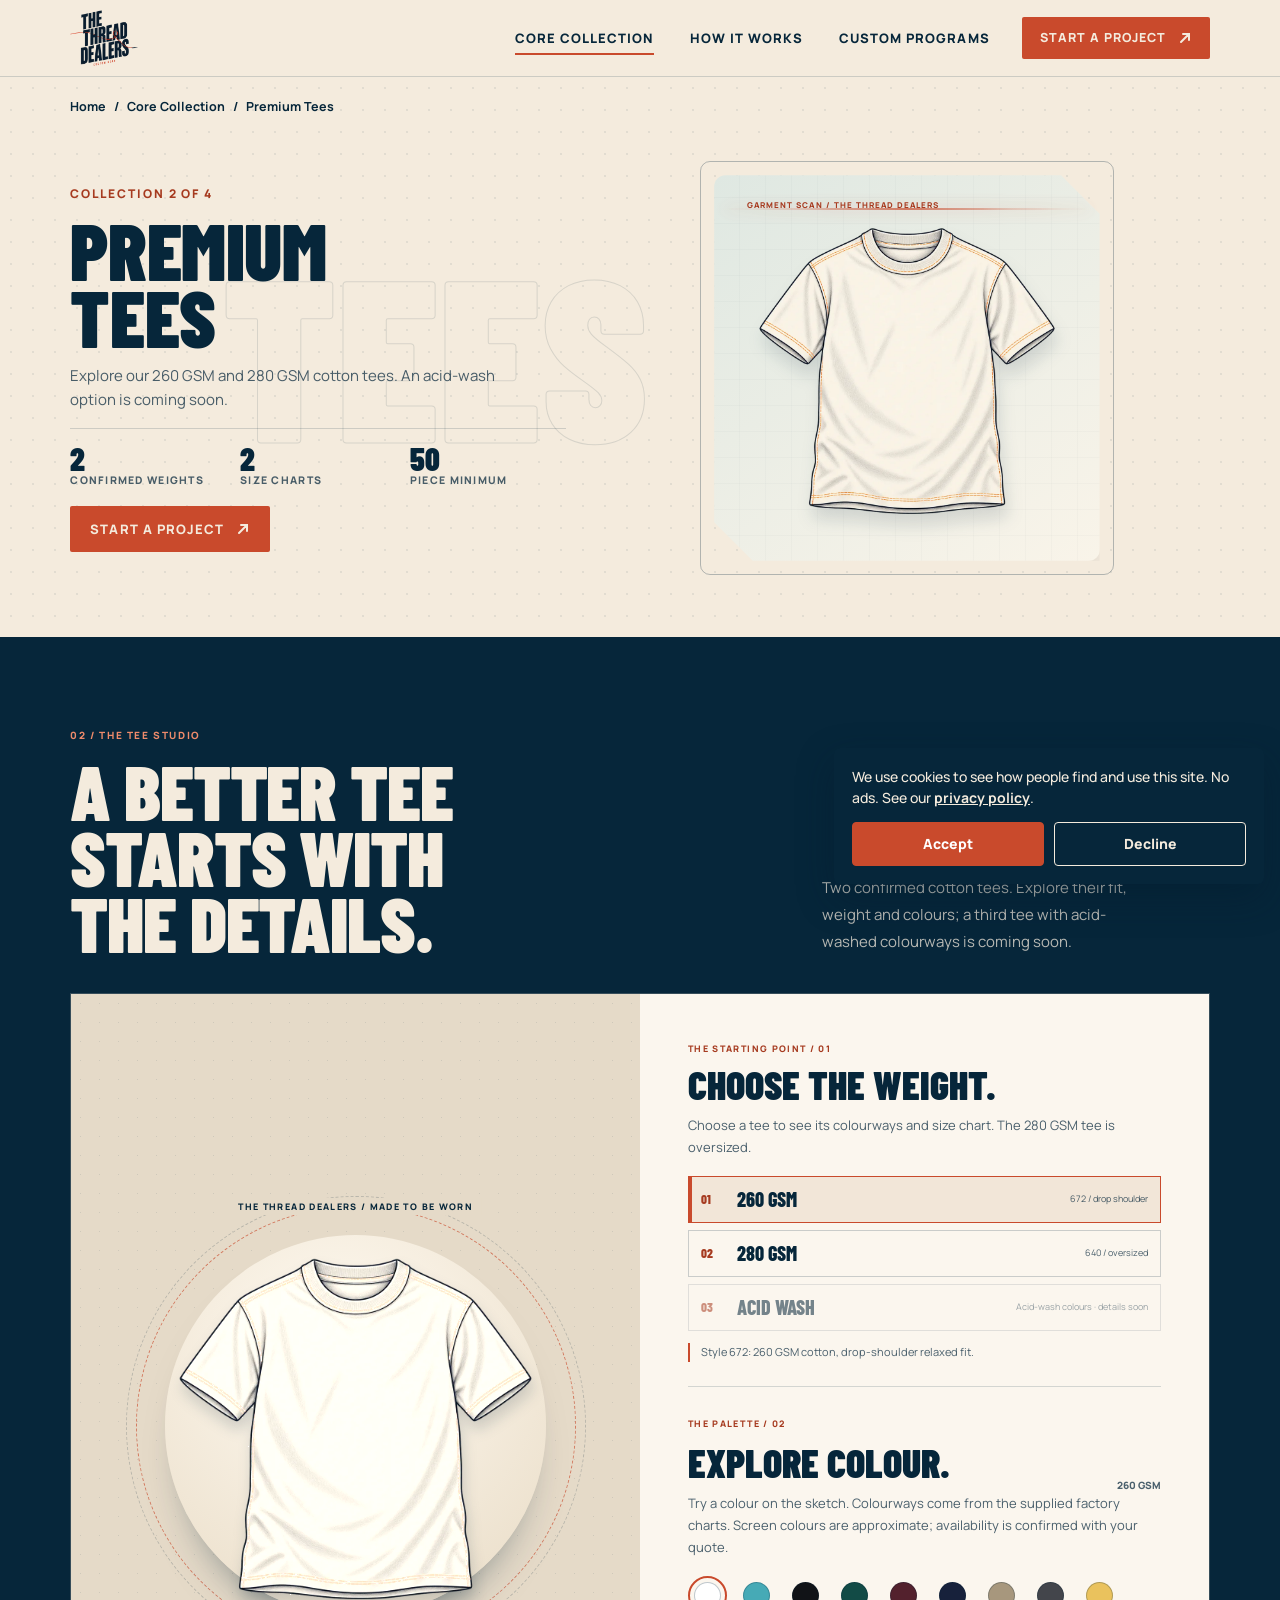
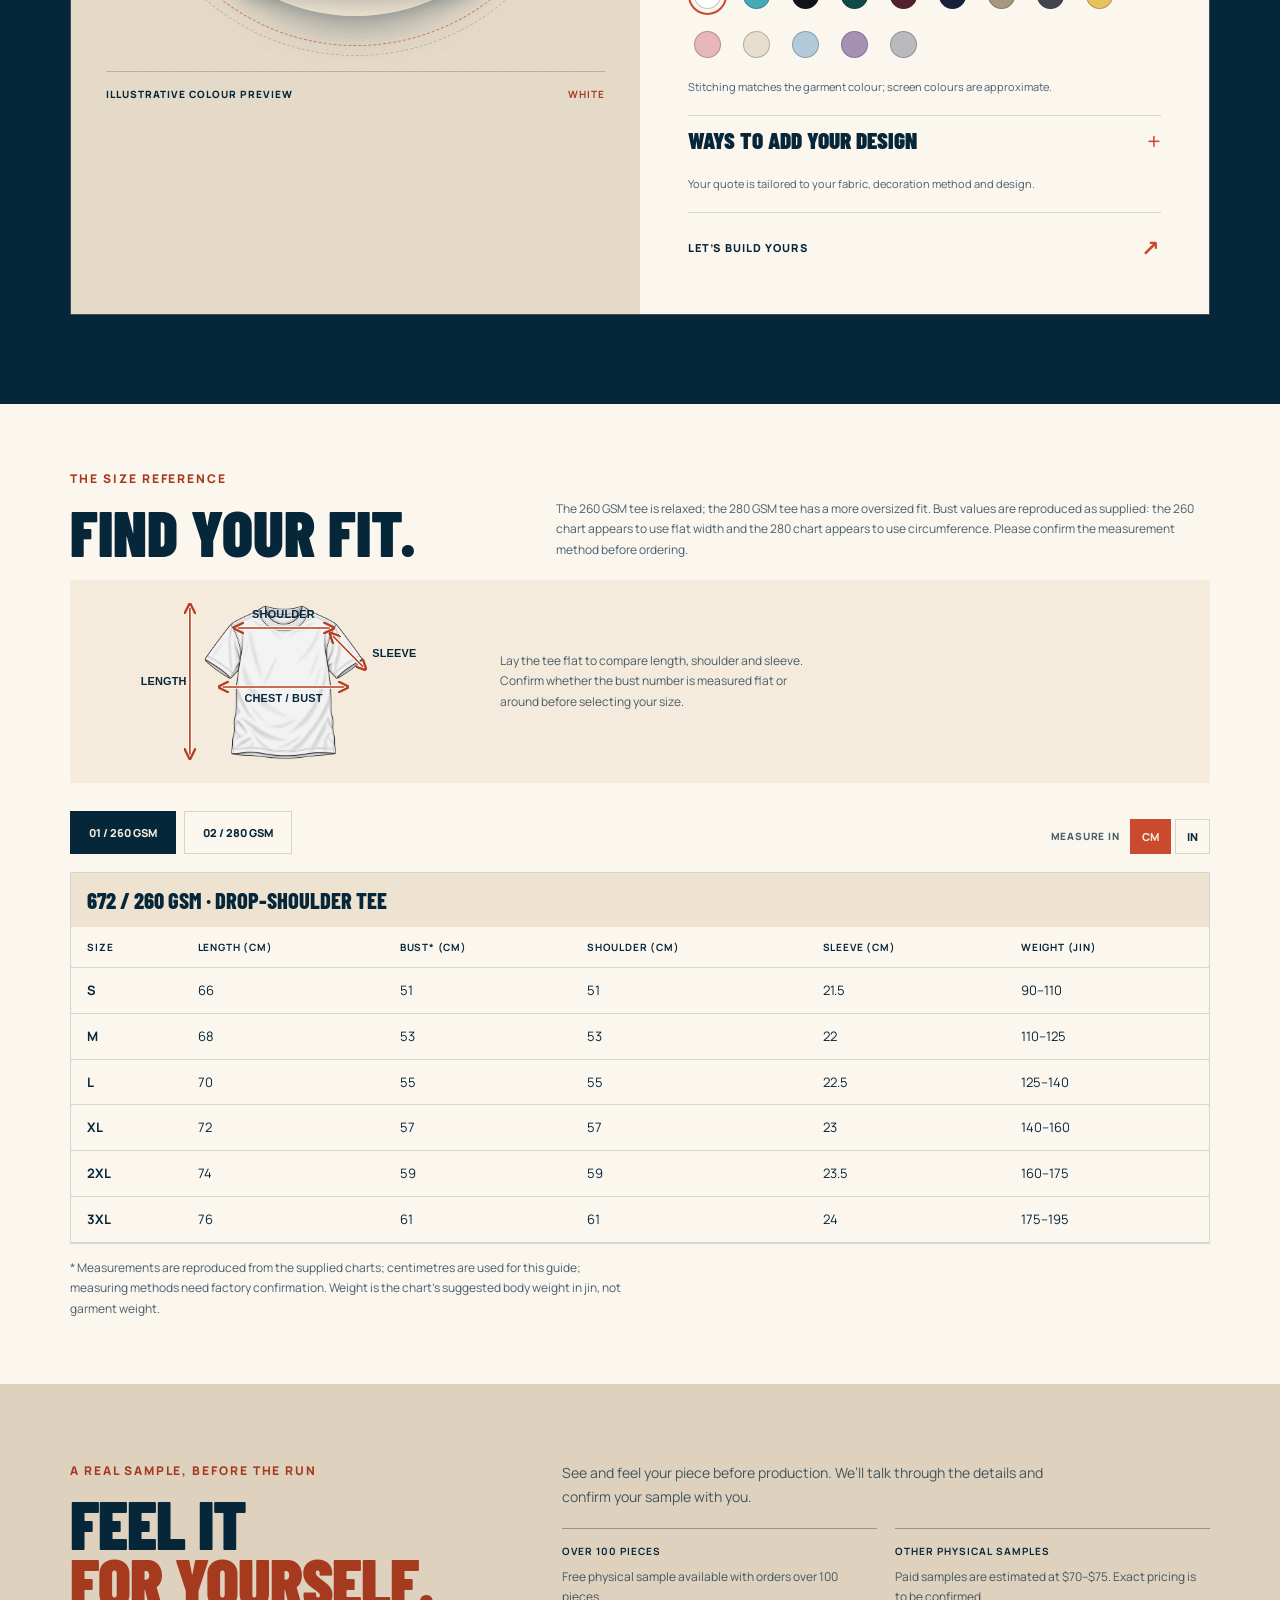
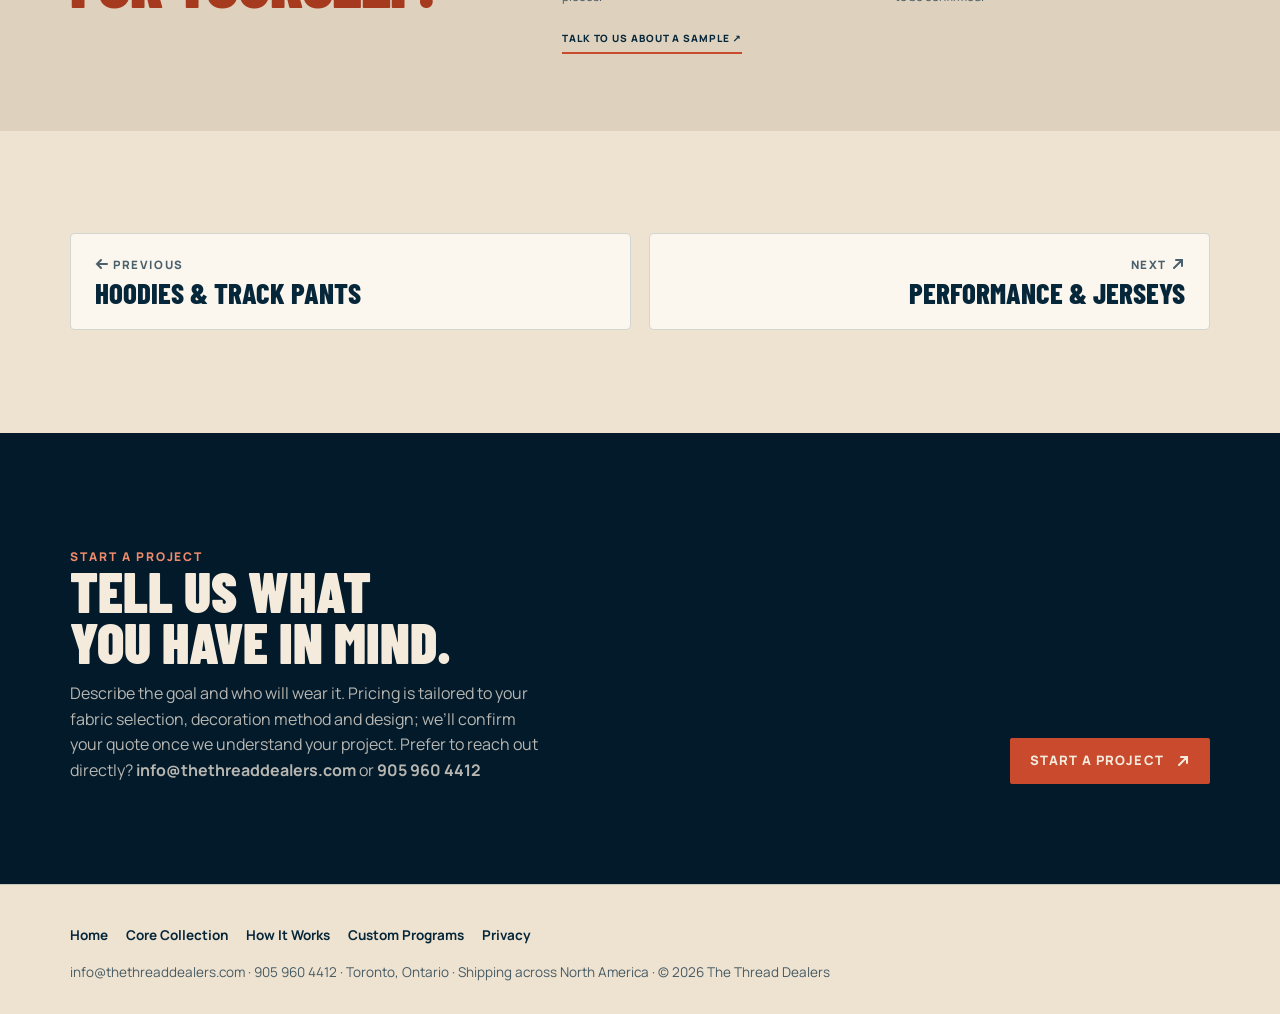
<file: premium-tees.html>
<!doctype html>
<html lang="en">
<head>
<meta charset="utf-8">
<meta name="viewport" content="width=device-width,initial-scale=1,viewport-fit=cover">
<title>Custom Premium Tees in Toronto | The Thread Dealers</title>
<meta name="description" content="Explore our 260 GSM and 280 GSM cotton tees. An acid-wash option is coming soon. Custom made for businesses, teams and events. 50 piece minimum, 6 to 8 weeks, shipping across North America.">
<meta name="robots" content="index,follow">
<link rel="canonical" href="https://thethreaddealers.com/premium-tees.html">
<meta name="theme-color" content="#031A2B">
<meta property="og:type" content="website"><meta property="og:site_name" content="The Thread Dealers"><meta property="og:locale" content="en_CA">
<meta property="og:title" content="Custom Premium Tees in Toronto | The Thread Dealers"><meta property="og:description" content="Explore our 260 GSM and 280 GSM cotton tees. An acid-wash option is coming soon. Custom made for businesses, teams and events. 50 piece minimum, 6 to 8 weeks, shipping across North America."><meta property="og:url" content="https://thethreaddealers.com/premium-tees.html">
<meta name="twitter:card" content="summary_large_image"><meta name="twitter:title" content="Custom Premium Tees in Toronto | The Thread Dealers"><meta name="twitter:description" content="Explore our 260 GSM and 280 GSM cotton tees. An acid-wash option is coming soon. Custom made for businesses, teams and events. 50 piece minimum, 6 to 8 weeks, shipping across North America.">
<script type="application/ld+json">{"@context": "https://schema.org", "@graph": [{"@type": "BreadcrumbList", "itemListElement": [{"@type": "ListItem", "position": 1, "name": "Home", "item": "https://thethreaddealers.com/"}, {"@type": "ListItem", "position": 2, "name": "Core Collection", "item": "https://thethreaddealers.com/collection.html"}, {"@type": "ListItem", "position": 3, "name": "Premium Tees", "item": "https://thethreaddealers.com/premium-tees.html"}]}, {"@type": "Product", "name": "Custom Premium Tees", "description": "Explore our 260 GSM and 280 GSM cotton tees. An acid-wash option is coming soon.", "brand": {"@type": "Brand", "name": "The Thread Dealers"}, "url": "https://thethreaddealers.com/premium-tees.html", "category": "Custom apparel"}]}</script>
<link rel="preconnect" href="https://fonts.googleapis.com"><link rel="preconnect" href="https://fonts.gstatic.com" crossorigin>
<link rel="stylesheet" href="https://fonts.googleapis.com/css2?family=Barlow+Condensed:wght@600;700;800;900&family=Manrope:wght@400;500;600;700;800&display=swap">
<style>:root{
  /* Layout: shared detail page system; cream canvas, navy bands, condensed display type */
  --cream:#F4EBDD;--cream-2:#EEE3D1;--paper:#FBF6EE;--stone:#D8CCBA;--ink:#06263A;--deep:#031A2B;--rust:#C94A2C;--rust-ink:#A63A1F;--rust-lite:#EE8B6B;--olive:#4F584C;
  --muted:rgba(6,38,58,.72);--line:rgba(6,38,58,.16);--cream-line:rgba(244,235,221,.18);
  --display:"Barlow Condensed","Arial Narrow","Roboto Condensed",system-ui,sans-serif;
  --body:"Manrope",system-ui,-apple-system,"Segoe UI",Roboto,sans-serif;
  --gl:max(clamp(16px,5.5vw,84px),env(safe-area-inset-left,0px));--gr:max(clamp(16px,5.5vw,84px),env(safe-area-inset-right,0px));
  --head-h:76px;color-scheme:light;
}
*,*::before,*::after{box-sizing:border-box}
html{scroll-behavior:smooth;padding-top:env(safe-area-inset-top,0px);padding-bottom:env(safe-area-inset-bottom,0px)}
body{margin:0;background:var(--cream);color:var(--ink);font-family:var(--body);font-size:16px;line-height:1.6;-webkit-font-smoothing:antialiased}
body::before{content:"";position:fixed;inset:0 0 auto;height:env(safe-area-inset-top,0px);z-index:60;background:var(--cream)}
img{max-width:100%}
a{color:inherit}
:focus-visible{outline:3px solid var(--rust);outline-offset:3px;border-radius:2px}
.wrap{max-width:1280px;margin-inline:auto;padding-left:var(--gl);padding-right:var(--gr)}
h1,h2,h3{text-wrap:balance}
.dotgrid{background-image:radial-gradient(rgba(6,38,58,.14) 1px,transparent 1.3px);background-size:22px 22px}
.eyebrow{font-size:12px;font-weight:800;letter-spacing:.16em;text-transform:uppercase;color:var(--rust-ink);margin:0 0 14px}
.h2{font-family:var(--display);font-weight:900;text-transform:uppercase;font-size:clamp(2.2rem,4.4vw,3.8rem);line-height:.9;margin:0}
.lead{font-size:1.12rem;color:var(--muted);max-width:52ch;margin:18px 0 0}
.btn{display:inline-flex;align-items:center;gap:12px;background:var(--rust);color:var(--cream);font:800 13px/1 var(--body);letter-spacing:.08em;text-transform:uppercase;padding:16px 20px;border-radius:2px;text-decoration:none;transition:background .2s}
.btn:hover{background:var(--ink)}
.btn svg,.link svg{width:14px;height:14px}
.link{font-weight:800;font-size:13px;letter-spacing:.08em;text-transform:uppercase;text-decoration:none;display:inline-flex;align-items:center;gap:10px;padding-bottom:4px;border-bottom:2px solid var(--rust);transition:gap .2s}
.link:hover{gap:14px}
/* header */
.top{position:sticky;top:env(safe-area-inset-top,0px);z-index:50;background:rgba(244,235,221,.94);-webkit-backdrop-filter:blur(12px);backdrop-filter:blur(12px);border-bottom:1px solid var(--line)}
.top-inner{display:flex;align-items:center;gap:32px;height:var(--head-h)}
.brand img{display:block;height:56px;width:auto}
.nav{margin-left:auto}
.nav ul{display:flex;gap:36px;list-style:none;margin:0;padding:0}
.nav a{font-weight:800;font-size:13px;letter-spacing:.08em;text-transform:uppercase;text-decoration:none;padding:6px 0;border-bottom:2px solid transparent}
.nav a:hover,.nav a[aria-current="page"]{border-bottom-color:var(--rust)}
.top .btn{padding:14px 18px;font-size:12.5px}
.menu-btn{display:none;margin-left:auto;background:none;border:1.5px solid var(--ink);border-radius:2px;width:44px;height:42px;color:var(--ink);cursor:pointer;align-items:center;justify-content:center}
.menu-btn svg{width:20px;height:20px}
.nav-cta{display:none}
/* hero */
.p-hero{padding-block:clamp(36px,6vw,72px) clamp(56px,8vw,100px);border-bottom:1px solid var(--line)}
.crumbs{display:flex;flex-wrap:wrap;gap:8px;font-size:12.5px;font-weight:700;color:var(--muted);margin:0 0 clamp(28px,5vw,52px)}
.crumbs a{text-decoration:none}
.crumbs a:hover{color:var(--rust-ink)}
.p-hero-grid{display:grid;grid-template-columns:minmax(0,1fr) minmax(0,1fr);gap:clamp(28px,5vw,72px);align-items:center}
.p-title{font-family:var(--display);font-weight:900;text-transform:uppercase;font-size:clamp(3.2rem,8vw,7.4rem);line-height:.84;margin:0;letter-spacing:-.005em}
.chips{display:flex;flex-wrap:wrap;gap:8px;margin:22px 0 0;padding:0;list-style:none}
.chips li{font-size:12.5px;font-weight:800;letter-spacing:.06em;text-transform:uppercase;background:var(--paper);border:1px solid var(--line);border-radius:2px;padding:8px 11px}
.chips li.tag{position:relative;background:var(--rust);color:var(--cream);border-color:var(--rust);padding:9px 13px;box-shadow:0 8px 16px -8px rgba(201,74,44,.7)}
.chips li.tag::before{content:"";position:absolute;inset:3px;border:1px dashed rgba(244,235,221,.7);border-radius:1px;pointer-events:none}
.chips li.tag.sampling{background:var(--ink);border-color:var(--ink);box-shadow:none}
.cta-row{display:flex;flex-wrap:wrap;gap:16px 24px;align-items:center;margin-top:30px}
.art-card{background:var(--paper);border:1px solid var(--line);border-radius:6px;padding:clamp(18px,3vw,36px);background-image:radial-gradient(rgba(6,38,58,.1) 1px,transparent 1.3px);background-size:18px 18px}
.art-card figcaption{display:flex;justify-content:space-between;gap:12px;font-size:11.5px;font-weight:800;letter-spacing:.14em;text-transform:uppercase;color:var(--muted);margin-top:12px;padding-top:12px;border-top:1px solid var(--line)}
/* sections */
.sec{padding-block:clamp(56px,8vw,110px)}
.sec.alt{background:var(--cream-2)}
.sec-head{display:flex;flex-wrap:wrap;justify-content:space-between;align-items:end;gap:16px 40px;margin-bottom:36px}
.features{display:grid;grid-template-columns:repeat(3,minmax(0,1fr));gap:18px}
.feature{background:var(--paper);border:1px solid var(--line);border-radius:5px;padding:26px 24px;display:grid;gap:10px;align-content:start;transition:transform .35s cubic-bezier(.2,.8,.2,1),box-shadow .35s}
.feature:hover{transform:translateY(-6px);box-shadow:0 26px 40px -26px rgba(6,38,58,.5)}
.feature b{font-family:var(--display);font-weight:800;font-size:1.05rem;letter-spacing:.08em;color:var(--rust-ink)}
.feature h3{font-family:var(--display);font-weight:800;text-transform:uppercase;font-size:1.8rem;line-height:.95;margin:0}
.feature p{margin:0;color:var(--muted);font-size:15px}
.specs{display:grid;grid-template-columns:minmax(0,1fr) minmax(0,1fr);gap:0 48px;margin:0;border-top:2px solid var(--ink)}
.specs div{display:grid;grid-template-columns:minmax(120px,.7fr) minmax(0,1.3fr);gap:16px;padding:16px 0;border-bottom:1px solid var(--line);min-width:0}
.specs dt{font-size:12px;font-weight:800;letter-spacing:.12em;text-transform:uppercase;color:var(--olive);padding-top:3px}
.specs dd{margin:0;font-weight:600}
.for{display:flex;flex-wrap:wrap;gap:10px;list-style:none;margin:0;padding:0}
.for li{font-family:var(--display);font-weight:800;text-transform:uppercase;font-size:1.4rem;letter-spacing:.02em;padding:12px 18px;border:1.5px solid var(--ink);border-radius:2px}
/* steps and promises */
.mini-steps{list-style:none;margin:0;padding:0;display:grid;grid-template-columns:repeat(4,minmax(0,1fr));gap:18px;counter-reset:s}
.mini-steps li{border-top:2px solid var(--ink);padding-top:16px;counter-increment:s;min-width:0}
.mini-steps li::before{content:counter(s);display:grid;place-items:center;width:40px;height:40px;border-radius:50%;background:var(--ink);color:var(--cream);font-family:var(--display);font-weight:800;font-size:1.3rem;margin-bottom:14px}
.mini-steps h3{font-family:var(--display);font-weight:800;text-transform:uppercase;font-size:1.4rem;line-height:1;margin:0 0 8px}
.mini-steps p{margin:0;font-size:14.5px;color:var(--muted)}
.promises{display:grid;grid-template-columns:minmax(0,.8fr) minmax(0,.8fr) minmax(0,1.4fr);gap:16px;margin-top:36px}
.promise{background:var(--paper);border:1px solid var(--line);border-radius:5px;padding:22px 24px;display:grid;gap:8px;align-content:start;min-width:0}
.promise b{font-family:var(--display);font-weight:900;font-size:clamp(2.2rem,3.4vw,3.2rem);line-height:.9}
.promise span{font-size:14.5px;font-weight:600;color:var(--muted)}
.promise.sign{background:var(--ink);border-color:var(--ink);color:var(--cream);box-shadow:0 0 0 2px var(--rust)}
.promise.sign span{color:rgba(244,235,221,.82)}
.promise.sign .tag{font-size:11px;font-weight:800;letter-spacing:.16em;text-transform:uppercase;color:var(--rust-lite)}
/* detailed steps */
.big-steps{list-style:none;margin:0;padding:0;display:grid;gap:18px}
.big-step{display:grid;grid-template-columns:88px minmax(0,1fr) minmax(0,1fr) minmax(0,1fr);gap:24px;align-items:start;background:var(--paper);border:1px solid var(--line);border-radius:5px;padding:26px 28px}
.big-step .n{font-family:var(--display);font-weight:900;font-size:4.2rem;line-height:.8;color:var(--rust)}
.big-step h3{font-family:var(--display);font-weight:800;text-transform:uppercase;font-size:2rem;line-height:.95;margin:0}
.big-step h4{margin:0 0 6px;font-size:11.5px;font-weight:800;letter-spacing:.14em;text-transform:uppercase;color:var(--olive)}
.big-step p{margin:0;font-size:15px;color:var(--muted)}
/* faq */
.faq{display:grid;gap:10px;max-width:900px}
.faq details{background:var(--paper);border:1px solid var(--line);border-radius:4px;padding:0 22px}
.faq summary{cursor:pointer;list-style:none;padding:18px 0;font-weight:800;font-size:16.5px;display:flex;justify-content:space-between;gap:16px}
.faq summary::-webkit-details-marker{display:none}
.faq summary::after{content:"+";font-family:var(--display);font-size:1.6rem;line-height:.8;color:var(--rust)}
.faq details[open] summary::after{content:"\2212"}
.faq details p{margin:0 0 18px;color:var(--muted);max-width:65ch}
/* programs */
.progs{display:grid;grid-template-columns:repeat(2,minmax(0,1fr));gap:18px}
.prog{position:relative;background:var(--ink);color:var(--cream);border-radius:6px;padding:30px 30px 32px;display:grid;gap:12px;align-content:start;transition:transform .45s cubic-bezier(.2,.9,.25,1.15),box-shadow .45s;min-width:0}
.prog:hover{transform:translateY(-12px) scale(1.03);box-shadow:0 46px 70px -30px rgba(3,26,43,.85)}
.prog .k{display:flex;justify-content:space-between;gap:10px;font-size:11.5px;font-weight:800;letter-spacing:.16em;text-transform:uppercase;color:var(--stone)}
.prog .k .addon{background:var(--rust);color:var(--cream);padding:4px 8px;border-radius:2px}
.prog h3{font-family:var(--display);font-weight:800;text-transform:uppercase;font-size:2.3rem;line-height:.92;margin:0}
.prog p{margin:0;color:rgba(244,235,221,.8)}
.prog ul{margin:4px 0 0;padding:0;list-style:none;display:flex;flex-wrap:wrap;gap:8px}
.prog li{font-size:12.5px;font-weight:700;border:1px solid var(--cream-line);border-radius:2px;padding:6px 10px}
/* next and cta */
.pager{display:grid;grid-template-columns:repeat(2,minmax(0,1fr));gap:18px}
.pager a{display:grid;gap:4px;text-decoration:none;border:1px solid var(--line);border-radius:5px;padding:22px 24px;background:var(--paper);transition:border-color .2s,transform .3s}
.pager a:hover{border-color:var(--rust);transform:translateY(-4px)}
.pager small{font-size:11.5px;font-weight:800;letter-spacing:.14em;text-transform:uppercase;color:var(--muted)}
.pager strong{font-family:var(--display);font-weight:800;text-transform:uppercase;font-size:1.8rem;line-height:1}
.pager a.next{text-align:right}
.cta-band{background:var(--deep);color:var(--cream);padding-block:clamp(56px,8vw,100px)}
.cta-grid{display:flex;flex-wrap:wrap;justify-content:space-between;align-items:end;gap:24px 40px}
.cta-band .h2{max-width:16ch}
.cta-band p{color:rgba(244,235,221,.75);margin:14px 0 0;max-width:48ch}
.cta-band .eyebrow{color:var(--rust-lite)}
.mail{font-weight:700;user-select:all}
.foot{background:var(--cream-2);border-top:1px solid var(--line);padding-block:40px calc(30px + env(safe-area-inset-bottom,0px));font-size:13.5px;color:var(--muted)}
.foot .wrap{display:flex;flex-wrap:wrap;justify-content:space-between;gap:16px}
.foot a{text-decoration:none;font-weight:700;color:var(--ink);margin-right:18px}
/* flats */
.art-svg{display:block;width:100%;height:auto;overflow:visible}
.g-sil{fill:var(--paper);stroke:var(--ink);stroke-width:2.2;stroke-linejoin:round}
.g-dark{fill:rgba(6,38,58,.1);stroke:var(--ink);stroke-width:2;stroke-linejoin:round}
.g-btn{fill:var(--paper);stroke:var(--ink);stroke-width:1.6}
.g-seam{fill:none;stroke:var(--ink);stroke-width:1.2;stroke-linecap:round;stroke-linejoin:round;opacity:.7}
.g-rib{fill:none;stroke:var(--ink);stroke-width:.8;opacity:.45}
.g-fold{fill:none;stroke:var(--ink);stroke-width:.9;stroke-linecap:round;opacity:.3}
.g-stitch{fill:none;stroke:var(--rust);stroke-width:1.5;stroke-dasharray:3 2.6;stroke-linecap:round}
.num{font-family:var(--display);font-weight:900;font-size:46px;fill:none;stroke:var(--ink);stroke-width:1.5}
.callout path{fill:none;stroke:var(--ink);stroke-width:.8;opacity:.55}
.callout circle{fill:var(--rust)}
.callout text{font:800 8.4px var(--body);letter-spacing:.12em;fill:rgba(6,38,58,.7)}
@media (max-width:960px){
  .p-hero-grid{grid-template-columns:1fr}
  .features{grid-template-columns:1fr 1fr}
  .specs{grid-template-columns:1fr}
  .mini-steps{grid-template-columns:1fr 1fr}
  .promises{grid-template-columns:1fr 1fr}.promise.sign{grid-column:1 / -1}
  .big-step{grid-template-columns:64px minmax(0,1fr)}
  .big-step>div{grid-column:2}
}
@media (max-width:860px){
  .nav,.top .btn{display:none}
  .menu-btn{display:inline-flex}
  .top.open .nav{display:block;position:absolute;top:100%;left:0;right:0;background:var(--cream);border-bottom:1px solid var(--line);padding:8px var(--gr) 20px var(--gl)}
  .top.open .nav ul{flex-direction:column;gap:0}
  .top.open .nav a{display:block;padding:15px 0;border-bottom:1px solid var(--line)}
  .top.open .nav-cta{display:block}
}
@media (max-width:640px){
  .features,.mini-steps,.promises,.progs,.pager{grid-template-columns:1fr}
  .specs div{grid-template-columns:1fr;gap:4px}
  .big-step{grid-template-columns:1fr;gap:12px}
  .big-step>div{grid-column:1}
  .pager a.next{text-align:left}
}
@media (prefers-reduced-motion:reduce){*{transition-duration:.01ms!important}html{scroll-behavior:auto}}

/* Garment drawings (raster flats): sized by width so every browser lays them out the same */
.art-img{display:flex;align-items:center;justify-content:center;gap:5%;width:100%}
.art-img img{display:block;height:auto;max-width:none;filter:drop-shadow(0 12px 14px rgba(6,38,58,.14))}
.art-hd img:first-child{width:50%}
.art-hd img:last-child{width:25%}
.art-te img{width:50%}
.art-je img{width:54%}
.art-cp img{width:80%}
.tile-art{object-fit:contain}

/* ===== Shared motion for inner pages ===== */
.rv{opacity:0;transform:translateY(26px);transition:opacity .7s cubic-bezier(.2,.7,.2,1),transform .7s cubic-bezier(.2,.7,.2,1)}
.rv.in{opacity:1;transform:none}
.rv.d1{transition-delay:.08s}.rv.d2{transition-delay:.16s}.rv.d3{transition-delay:.24s}
@media (prefers-reduced-motion:reduce){.rv{opacity:1;transform:none}}
.no-js .rv{opacity:1;transform:none}

/* ===== Showroom hero (product pages) ===== */
.show{position:relative;background:var(--deep);color:var(--cream);overflow:hidden;padding-block:clamp(28px,4vw,48px) clamp(64px,8vw,110px);
  background-image:radial-gradient(rgba(244,235,221,.07) 1px,transparent 1.3px);background-size:22px 22px}
.show .crumbs{color:rgba(244,235,221,.6)}
.show .crumbs a:hover{color:var(--rust-lite)}
.show-ghost{position:absolute;left:50%;top:52%;transform:translate(-50%,-50%);font-family:var(--display);font-weight:900;text-transform:uppercase;font-size:clamp(7rem,22vw,22rem);line-height:.8;white-space:nowrap;color:transparent;-webkit-text-stroke:1.5px rgba(244,235,221,.12);pointer-events:none;user-select:none}
.show-grid{position:relative;display:grid;grid-template-columns:minmax(0,.9fr) minmax(0,1.1fr);gap:clamp(24px,4vw,64px);align-items:center}
.show .eyebrow{color:var(--rust-lite)}
.show .p-title{color:var(--cream)}
.show .lead{color:rgba(244,235,221,.78)}
.show .chips li{background:rgba(244,235,221,.06);border-color:rgba(244,235,221,.2);color:var(--cream)}
.show .link{color:var(--cream)}
.stage-art{position:relative;aspect-ratio:1;max-width:620px;width:100%;justify-self:center;display:grid;place-items:center}
.stage-ring{position:absolute;inset:4%;border-radius:50%;border:2px dashed rgba(201,74,44,.55);animation:spin 40s linear infinite}
.stage-ring.r2{inset:13%;border:1px solid rgba(244,235,221,.12);animation-duration:70s;animation-direction:reverse}
.stage-ring.r2::before{content:"";position:absolute;top:-5px;left:50%;width:10px;height:10px;margin-left:-5px;border-radius:50%;background:var(--rust)}
.stage-disc{position:absolute;inset:16%;border-radius:50%;background:radial-gradient(circle at 50% 40%,#F7EFE2,#E9DCC6 70%);box-shadow:0 40px 80px -30px rgba(0,0,0,.7)}
@keyframes spin{to{transform:rotate(360deg)}}
.stage-art .art-img{position:relative;width:86%}
.stage-art .art-img img{filter:drop-shadow(0 18px 18px rgba(6,38,58,.22))}
.stage-art.enter .art-img{animation:artIn 1s cubic-bezier(.2,.9,.25,1.1) both .15s}
@keyframes artIn{from{opacity:0;transform:translateY(40px) rotate(-6deg) scale(.86)}to{opacity:1;transform:none}}
.stamp-big{position:absolute;right:2%;top:6%;width:min(40%,220px);transform:rotate(-12deg);z-index:2}
.stamp-big svg{display:block;width:100%;height:auto;overflow:visible}
.stamp-big .o{fill:none;stroke:var(--rust);stroke-width:6}.stamp-big .i{fill:none;stroke:var(--rust);stroke-width:2}
.stamp-big .c{fill:none;stroke:var(--rust);stroke-width:4.5}
.stamp-big .k{fill:none;stroke:var(--rust);stroke-width:9;stroke-linecap:round;stroke-linejoin:round;stroke-dasharray:1;stroke-dashoffset:1}
.stamp-big text{fill:var(--rust)}
.stamp-big .t{font:900 40px var(--display);letter-spacing:1px}.stamp-big .s{font:800 9.5px var(--body);letter-spacing:1.6px}
.stage-art.enter .stamp-big{animation:slam .55s cubic-bezier(.5,0,.8,.3) both 1s}
.stage-art.enter .stamp-big .k{animation:draw .55s ease-out forwards 1.55s}
@keyframes slam{0%{opacity:0;transform:rotate(-30deg) scale(2.6)}80%{opacity:1;transform:rotate(-12deg) scale(.94)}100%{opacity:1;transform:rotate(-12deg) scale(1)}}
@keyframes draw{to{stroke-dashoffset:0}}
.stat-row{display:flex;flex-wrap:wrap;gap:10px 28px;margin-top:26px;padding-top:20px;border-top:1px solid var(--cream-line)}
.stat-row div{display:grid}
.stat-row b{font-family:var(--display);font-weight:900;font-size:2rem;line-height:1}
.stat-row span{font-size:12px;font-weight:800;letter-spacing:.12em;text-transform:uppercase;color:rgba(244,235,221,.6)}

/* feature cards: numbered, lift on hover */
.feature{position:relative;overflow:hidden}
.feature::after{content:"";position:absolute;left:0;bottom:0;height:3px;width:100%;background:var(--rust);transform:scaleX(0);transform-origin:0 50%;transition:transform .45s}
.feature:hover::after{transform:scaleX(1)}
.feature b{font-size:2.6rem;line-height:.8;color:var(--rust)}

/* specs: tag style rows */
.specs div{transition:background .25s,padding .25s}
.specs div:hover{background:var(--paper);padding-left:12px}

/* ===== Collection page ===== */
.col-hero{position:relative;background:var(--deep);color:var(--cream);overflow:hidden;padding-block:clamp(28px,4vw,48px) 0;
  background-image:radial-gradient(rgba(244,235,221,.07) 1px,transparent 1.3px);background-size:22px 22px}
.col-hero .crumbs{color:rgba(244,235,221,.6)}
.col-hero .eyebrow{color:var(--rust-lite)}
.col-title{font-family:var(--display);font-weight:900;text-transform:uppercase;font-size:clamp(3.4rem,10vw,10rem);line-height:.82;margin:0;letter-spacing:-.005em}
.col-title span{display:block;color:var(--rust)}
.col-intro{display:flex;flex-wrap:wrap;justify-content:space-between;align-items:end;gap:20px 48px}
.col-intro p{max-width:44ch;color:rgba(244,235,221,.78);margin:0;font-size:1.06rem}
/* the rail: four hang tags on a rod */
.rail-wrap{position:relative;margin-top:clamp(30px,5vw,56px);padding-top:26px}
.rod{position:absolute;left:-4%;right:-4%;top:26px;height:6px;border-radius:3px;background:linear-gradient(#9A8A66,#E4D6A8 40%,#8D7C58)}
.tags{position:relative;display:grid;grid-template-columns:repeat(4,minmax(0,1fr));gap:18px;list-style:none;margin:0;padding:0}
.tag-btn{position:relative;display:block;width:100%;text-align:left;font:inherit;color:inherit;background:none;border:0;padding:44px 0 0;cursor:pointer;transform-origin:50% 0;animation:sway 5s ease-in-out infinite}
.tags li:nth-child(2) .tag-btn{animation-delay:-1.2s}.tags li:nth-child(3) .tag-btn{animation-delay:-2.6s}.tags li:nth-child(4) .tag-btn{animation-delay:-3.8s}
@keyframes sway{0%,100%{transform:rotate(-1.2deg)}50%{transform:rotate(1.2deg)}}
.tag-btn:hover{animation-play-state:paused}
.hook{position:absolute;left:50%;top:-6px;width:36px;height:52px;margin-left:-18px;pointer-events:none}
.hook path{fill:none;stroke:#C9B98E;stroke-width:3;stroke-linecap:round}
.tag-card{position:relative;background:var(--cream);color:var(--ink);border-radius:6px;padding:18px 18px 16px;display:grid;gap:10px;transition:transform .45s cubic-bezier(.2,.9,.25,1.2),box-shadow .45s,background .3s;box-shadow:0 22px 40px -28px rgba(0,0,0,.8);background-image:radial-gradient(rgba(6,38,58,.1) 1px,transparent 1.3px);background-size:16px 16px}
.tag-card::before{content:"";position:absolute;left:50%;top:-1px;width:16px;height:16px;margin-left:-8px;border-radius:50%;background:var(--deep);box-shadow:0 0 0 3px #C9B98E}
.tag-card .n{font-family:var(--display);font-weight:800;font-size:1rem;letter-spacing:.1em;color:var(--rust-ink)}
.tag-card .pic{height:clamp(110px,12vw,170px);display:flex;align-items:center;justify-content:center;gap:6%}
.tag-card .pic img{height:100%;width:auto;max-width:62%;object-fit:contain;filter:drop-shadow(0 10px 10px rgba(6,38,58,.16));transition:transform .5s cubic-bezier(.2,.9,.25,1.2)}
.tag-card .pic img+img{max-width:30%}
.tag-card h3{font-family:var(--display);font-weight:900;text-transform:uppercase;font-size:clamp(1.4rem,2vw,2rem);line-height:.9;margin:0}
.tag-btn:hover .tag-card{transform:translateY(8px)}
.tag-btn:hover .pic img{transform:scale(1.06) rotate(-2deg)}
.tag-btn[aria-pressed="true"] .tag-card{transform:translateY(18px);background-color:#FFF8EC;box-shadow:0 34px 50px -24px rgba(0,0,0,.9),0 0 0 3px var(--rust)}
.tag-btn[aria-pressed="true"]{animation-play-state:paused}
.tag-btn:focus-visible{outline:none}
.tag-btn:focus-visible .tag-card{box-shadow:0 0 0 3px var(--rust-lite)}
/* stage for the selected piece */
.sel{position:relative;margin-top:clamp(56px,7vw,90px);padding-block:clamp(40px,6vw,72px);background:var(--cream);color:var(--ink)}
.sel::before{content:"";position:absolute;left:50%;top:0;width:2px;height:clamp(56px,7vw,90px);margin-top:calc(-1 * clamp(56px,7vw,90px));background:repeating-linear-gradient(var(--rust) 0 6px,transparent 6px 12px)}
.sel-grid{display:grid;grid-template-columns:minmax(0,1.05fr) minmax(0,.95fr);gap:clamp(24px,4vw,64px);align-items:center}
.sel .stage-disc{background:radial-gradient(circle at 50% 40%,#FFFFFF,#EFE3CF 70%);box-shadow:0 30px 60px -30px rgba(6,38,58,.45)}
.sel .stage-ring.r2{border-color:rgba(6,38,58,.14)}
.sel-copy{min-width:0}
.sel-count{display:flex;align-items:baseline;gap:12px;font-family:var(--display);font-weight:800}
.sel-count b{font-size:4.6rem;line-height:.8;color:var(--rust)}
.sel-count span{font-size:1.1rem;letter-spacing:.1em;color:var(--muted)}
.sel-name{font-family:var(--display);font-weight:900;text-transform:uppercase;font-size:clamp(2.8rem,5.6vw,5.4rem);line-height:.86;margin:14px 0 0}
.sel-lead{color:var(--muted);font-size:1.08rem;max-width:46ch;margin:16px 0 0}
.sel-list{list-style:none;margin:22px 0 0;padding:0;display:grid;gap:10px}
.sel-list li{display:grid;grid-template-columns:28px 1fr;gap:12px;align-items:center;font-weight:700}
.sel-list li::before{content:"";width:28px;height:28px;border-radius:50%;background:var(--rust) url("data:image/svg+xml,%3Csvg xmlns='http://www.w3.org/2000/svg' viewBox='0 0 16 16'%3E%3Cpath d='M4.5 8.4l2.3 2.3 4.7-5' fill='none' stroke='%23F4EBDD' stroke-width='2' stroke-linecap='round' stroke-linejoin='round'/%3E%3C/svg%3E") center/16px no-repeat}
.sel-cta{display:flex;flex-wrap:wrap;gap:14px 24px;align-items:center;margin-top:28px}
.sel-switch .sel-copy>*{animation:copyIn .6s cubic-bezier(.2,.8,.2,1) both}
.sel-switch .sel-copy>*:nth-child(2){animation-delay:.05s}.sel-switch .sel-copy>*:nth-child(3){animation-delay:.1s}.sel-switch .sel-copy>*:nth-child(4){animation-delay:.15s}.sel-switch .sel-copy>*:nth-child(5){animation-delay:.2s}
@keyframes copyIn{from{opacity:0;transform:translateX(30px)}to{opacity:1;transform:none}}
.sel-switch .art-img{animation:artIn .8s cubic-bezier(.2,.9,.25,1.1) both}
.sel-switch .stamp-big{animation:slam .5s cubic-bezier(.5,0,.8,.3) both .45s}
.sel-switch .stamp-big .k{animation:draw .5s ease-out forwards .95s}
.sel-nav{display:flex;gap:8px;margin-top:24px}
.sel-nav button{width:46px;height:46px;border-radius:50%;border:1.5px solid var(--ink);background:none;color:var(--ink);cursor:pointer;display:grid;place-items:center;transition:background .2s,color .2s}
.sel-nav button:hover{background:var(--ink);color:var(--cream)}
.sel-nav svg{width:16px;height:16px}
/* chooser */
.chooser{display:grid;grid-template-columns:minmax(0,.8fr) minmax(0,1.2fr);gap:clamp(24px,4vw,56px);align-items:start}
.purpose{display:flex;flex-wrap:wrap;gap:10px;margin-top:20px}
.purpose button{font:700 15px var(--body);padding:12px 16px;border-radius:2px;border:1.5px solid rgba(6,38,58,.3);background:var(--paper);color:var(--ink);cursor:pointer;transition:background .2s,color .2s,border-color .2s}
.purpose button:hover{border-color:var(--ink)}
.purpose button[aria-pressed="true"]{background:var(--ink);color:var(--cream);border-color:var(--ink)}
.picks{display:grid;grid-template-columns:repeat(2,minmax(0,1fr));gap:14px}
.pick{display:grid;grid-template-columns:72px 1fr;gap:14px;align-items:center;text-decoration:none;background:var(--paper);border:1px solid var(--line);border-radius:5px;padding:14px;transition:opacity .35s,transform .35s,border-color .3s,box-shadow .35s}
.pick img{width:72px;height:72px;object-fit:contain}
.pick strong{font-family:var(--display);font-weight:800;text-transform:uppercase;font-size:1.3rem;line-height:.95;display:block}
.pick small{display:block;margin-top:4px;font-size:13px;color:var(--muted);font-weight:600}
.picks.filtering .pick{opacity:.32;transform:scale(.97)}
.picks.filtering .pick.match{opacity:1;transform:translateY(-4px);border-color:var(--rust);box-shadow:0 18px 30px -20px rgba(6,38,58,.6)}
.pick-note{margin:14px 0 0;font-size:14px;font-weight:600;color:var(--muted);min-height:1.5em}
/* compare */
.cmp-wrap{overflow-x:auto;margin-top:8px}
.cmp{width:100%;min-width:720px;border-collapse:collapse}
.cmp th,.cmp td{text-align:left;padding:16px 14px;border-bottom:1px solid var(--line);vertical-align:top;font-size:15px}
.cmp thead th{font-family:var(--display);font-weight:900;text-transform:uppercase;font-size:1.3rem;line-height:.95;border-bottom:2px solid var(--ink)}
.cmp tbody th{font-size:11.5px;font-weight:800;letter-spacing:.14em;text-transform:uppercase;color:var(--olive);width:150px}
.cmp tbody tr{transition:background .2s}
.cmp tbody tr:hover{background:var(--paper)}
.cmp a{font-weight:800;text-decoration:none;border-bottom:2px solid var(--rust)}

@media (max-width:960px){
  .show-grid,.sel-grid,.chooser{grid-template-columns:1fr}
  .stage-art{max-width:460px}
  .tags{grid-template-columns:repeat(4,minmax(150px,1fr));overflow-x:auto;padding:0 4px 20px;scroll-snap-type:x mandatory}
  .tags li{scroll-snap-align:start}
  .rail-wrap{margin-right:calc(-1 * var(--gr))}
}
@media (max-width:640px){
  .picks{grid-template-columns:1fr}
  .tags{grid-template-columns:repeat(4,minmax(62vw,1fr))}
  .sel-count b{font-size:3.6rem}
}
@media (prefers-reduced-motion:reduce){.tag-btn,.stage-ring{animation:none}}
/* How it works */
.how{position:relative}
.how-pin{padding-block:clamp(72px,10vw,130px)}
.how-head{display:flex;flex-wrap:wrap;justify-content:space-between;align-items:end;gap:20px 40px}
.steps{--n:72px;--gap:28px;list-style:none;margin:52px 0 0;padding:0;display:grid;grid-template-columns:repeat(4,minmax(0,1fr));gap:var(--gap);position:relative}
.steps::before,.steps::after{content:"";position:absolute;top:calc(var(--n) / 2 - 1px);left:calc(var(--n) / 2);right:calc((100% - 3 * var(--gap)) / 4 - var(--n) / 2);height:2px}
.steps::before{background:repeating-linear-gradient(90deg,rgba(6,38,58,.35) 0 6px,transparent 6px 12px)}
.steps::after{background:var(--rust);transform-origin:0 50%;transform:scaleX(var(--sp,1))}
.steps li{position:relative;min-width:0;transition:opacity .45s,transform .45s cubic-bezier(.2,.8,.2,1)}
.step-num{position:relative;z-index:1;width:var(--n);height:var(--n);border-radius:50%;background:var(--cream);border:2px solid var(--ink);display:grid;place-items:center;font-family:var(--display);font-weight:800;font-size:2rem;font-variant-numeric:tabular-nums;transition:transform .5s cubic-bezier(.2,1.4,.4,1),opacity .4s,background .35s,color .35s,border-color .35s,box-shadow .35s}
.steps li:first-child .step-num{background:var(--ink);color:var(--cream)}
.steps.armed .step-num{transform:scale(.3);opacity:0}
.steps.armed.go .step-num{transform:none;opacity:1}
.steps.go li:nth-child(2) .step-num{transition-delay:.22s}
.steps.go li:nth-child(3) .step-num{transition-delay:.44s}
.steps.go li:nth-child(4) .step-num{transition-delay:.66s}
.steps h3{font-family:var(--display);font-weight:800;text-transform:uppercase;font-size:1.85rem;line-height:.95;margin:22px 0 10px}
.steps p{margin:0;color:var(--muted);font-size:15px;max-width:30ch}
.promises{display:grid;grid-template-columns:minmax(0,.8fr) minmax(0,.8fr) minmax(0,1.4fr);gap:16px;margin-top:clamp(40px,5vw,64px)}
.promise{background:var(--paper);border:1px solid var(--line);border-radius:5px;padding:22px 24px;display:grid;gap:8px;align-content:start;min-width:0}
.promise b{font-family:var(--display);font-weight:900;font-size:clamp(2.4rem,3.6vw,3.4rem);line-height:.9;font-variant-numeric:tabular-nums}
.promise span{font-size:14.5px;font-weight:600;color:var(--muted)}
.promise.sign{background:var(--ink);color:var(--cream);border-color:var(--ink);position:relative;grid-template-columns:minmax(0,1fr) auto;column-gap:22px;transition:box-shadow .5s,transform .5s}
.promise.sign b{color:var(--cream);grid-column:1}
.promise.sign span{color:rgba(244,235,221,.82);grid-column:1}
.promise.sign .tag{font-size:11px;font-weight:800;letter-spacing:.16em;text-transform:uppercase;color:var(--rust-lite);grid-column:1}
.sig{grid-column:2;grid-row:1 / span 3;align-self:center;width:200px;height:auto}
.sig .sig-line{stroke:rgba(244,235,221,.5);stroke-width:1.5;fill:none}
.sig .sig-x{stroke:var(--rust-lite);stroke-width:2;fill:none;stroke-linecap:round}
.sig .sig-ink{stroke:var(--cream);stroke-width:2.2;fill:none;stroke-linecap:round;stroke-linejoin:round;stroke-dasharray:420;stroke-dashoffset:0;transition:stroke-dashoffset 1.4s cubic-bezier(.6,.1,.3,1)}
.sig small{font:700 9px var(--body)}
.sig text{font:800 8.5px var(--body);letter-spacing:.16em;fill:rgba(244,235,221,.55)}
/* static progress look: step 1 active, the rest still to come */
.steps::after{transform:scaleX(.14)}
.steps li:first-child .step-num{background:var(--rust);border-color:var(--rust);color:var(--cream);box-shadow:0 0 0 8px rgba(201,74,44,.14)}
.steps li:not(:first-child) .step-num{background:var(--cream);border:2px dashed rgba(6,38,58,.5);color:var(--ink)}
.sig-armed .sig .sig-ink{stroke-dashoffset:420}
.sig-armed .promises.lit .sig .sig-ink{stroke-dashoffset:0}
.promises.lit .promise.sign{transform:translateY(-8px);box-shadow:0 30px 50px -26px rgba(6,38,58,.8),0 0 0 2px var(--rust)}
@media (max-width:959px){.promises{grid-template-columns:1fr 1fr}.promise.sign{grid-column:1 / -1}}
@media (max-width:640px){.promises{grid-template-columns:1fr}.promise.sign{grid-template-columns:1fr}.sig{grid-column:1;grid-row:auto;width:180px}}




/* numbers light up in order once the section is reached */
.steps::after{transition:transform 1.05s cubic-bezier(.45,0,.3,1) .1s}
.steps.play::after{transform:scaleX(1)}
.steps li:not(:first-child) .step-num{transition:background .35s,border-color .35s,color .35s,box-shadow .35s}
.steps.play li:not(:first-child) .step-num{background:var(--rust);border:2px solid var(--rust);color:var(--cream);box-shadow:0 0 0 8px rgba(201,74,44,.14);animation:stepPop .45s cubic-bezier(.3,1.6,.5,1) both}
.steps.play li:nth-child(2) .step-num{transition-delay:.38s;animation-delay:.38s}
.steps.play li:nth-child(3) .step-num{transition-delay:.7s;animation-delay:.7s}
.steps.play li:nth-child(4) .step-num{transition-delay:1.02s;animation-delay:1.02s}
.steps.play li:first-child .step-num{animation:stepPop .45s cubic-bezier(.3,1.6,.5,1) .05s both}
@keyframes stepPop{0%{transform:scale(1)}45%{transform:scale(1.2)}100%{transform:scale(1)}}
@media (max-width:959px){.steps.play::after{transform:scaleY(1)}}
@media (max-width:959px){
  .steps{grid-template-columns:1fr;gap:34px}
  .steps::before,.steps::after{top:calc(var(--n) / 2);bottom:calc(var(--n) / 2);left:calc(var(--n) / 2 - 1px);right:auto;width:2px;height:auto}
  .steps::before{background:repeating-linear-gradient(rgba(6,38,58,.35) 0 6px,transparent 6px 12px)}
  .steps::after{transform-origin:50% 0;transform:scaleY(var(--sp,1))}
  .steps li{display:grid;grid-template-columns:var(--n) 1fr;column-gap:20px}
  .steps h3{margin-top:6px}
  .steps h3,.steps p{grid-column:2}
  .step-num{grid-row:1 / span 2}
}
}
@media (max-width:959px){.steps::after{transform:scaleY(.14)}.steps.play::after{transform:scaleY(1)}}
.how{background-color:var(--cream)}
.how-head{display:flex;flex-wrap:wrap;justify-content:space-between;align-items:end;gap:20px 40px}

/* Hangers: the four tags slide along the rod one at a time, then their numbers pop */
.tags li{animation:hangIn 1.1s cubic-bezier(.2,.85,.25,1.05) both}
.tags li:nth-child(1){animation-delay:.25s}.tags li:nth-child(2){animation-delay:.45s}.tags li:nth-child(3){animation-delay:.65s}.tags li:nth-child(4){animation-delay:.85s}
@keyframes hangIn{0%{opacity:0;transform:translateX(-70vw) rotate(-14deg)}60%{opacity:1;transform:translateX(14px) rotate(5deg)}80%{transform:translateX(-4px) rotate(-2deg)}100%{opacity:1;transform:none}}
.tag-card .n{display:inline-grid;place-items:center;width:2.1em;height:2.1em;border-radius:50%;background:var(--rust);color:var(--cream);font-size:1.15rem;letter-spacing:0;animation:numPop .5s cubic-bezier(.3,1.7,.5,1) both}
.tags li:nth-child(1) .n{animation-delay:1.05s}.tags li:nth-child(2) .n{animation-delay:1.25s}.tags li:nth-child(3) .n{animation-delay:1.45s}.tags li:nth-child(4) .n{animation-delay:1.65s}
@keyframes numPop{from{opacity:0;transform:scale(0)}to{opacity:1;transform:none}}
.rod{animation:rodIn .8s cubic-bezier(.6,0,.2,1) both}
@keyframes rodIn{from{transform:scaleX(0);transform-origin:0 50%}to{transform:scaleX(1);transform-origin:0 50%}}

/* Turntable: each piece turns slowly on its disc with light and shadow shifting */
.stage-art .art-img{perspective:900px}
.stage-art .art-img img{animation:turn 9s ease-in-out infinite;transform-style:preserve-3d}
.stage-art .art-img img+img{animation-delay:-.6s}
@keyframes turn{
  0%,100%{transform:rotateY(-30deg);filter:drop-shadow(-14px 18px 16px rgba(6,38,58,.24)) brightness(.95)}
  50%{transform:rotateY(30deg);filter:drop-shadow(14px 18px 16px rgba(6,38,58,.24)) brightness(.95)}
  25%,75%{filter:drop-shadow(0 20px 16px rgba(6,38,58,.2)) brightness(1.04)}}
.stage-art::after{content:"";position:absolute;left:30%;right:30%;bottom:16%;height:5%;border-radius:50%;background:radial-gradient(closest-side,rgba(6,38,58,.28),transparent);animation:shadow 9s ease-in-out infinite;z-index:0}
.stage-art .art-img{z-index:1}
@keyframes shadow{0%,50%,100%{transform:scaleX(.8)}25%,75%{transform:scaleX(1.1)}}
@media (prefers-reduced-motion:reduce){.tags li,.tag-card .n,.rod,.stage-art .art-img img,.stage-art::after{animation:none}}
.how .promise b{font-size:clamp(2rem,2.7vw,2.7rem)}

/* ===== Showcase: shared fill for the open space ===== */
.sel-stage{max-width:660px}
.sel-ghost{position:absolute;left:50%;top:50%;transform:translate(-50%,-50%);font-family:var(--display);font-weight:900;text-transform:uppercase;font-size:clamp(5rem,12vw,11rem);line-height:.8;color:transparent;-webkit-text-stroke:1.5px rgba(6,38,58,.1);white-space:nowrap;pointer-events:none;z-index:0}
.sel-stage .stage-ring,.sel-stage .stage-disc{z-index:0}
.opt-blue,.opt-blue-grid,.opt-swatch,.opt-ring{display:none}
[data-show="blue"] .opt-blue,[data-show="blue"] .opt-blue-grid,[data-show="swatch"] .opt-swatch,[data-show="ring"] .opt-ring{display:block}
/* Option 1: blueprint callouts */
.opt-blue-grid{position:absolute;inset:-6%;z-index:0;background-image:linear-gradient(rgba(6,38,58,.07) 1px,transparent 1px),linear-gradient(90deg,rgba(6,38,58,.07) 1px,transparent 1px);background-size:28px 28px;-webkit-mask-image:radial-gradient(circle,#000 45%,transparent 72%);mask-image:radial-gradient(circle,#000 45%,transparent 72%)}
.opt-blue{position:absolute;inset:-4%;width:108%;height:108%;z-index:2;overflow:visible;pointer-events:none}
.opt-blue path{fill:none;stroke:var(--rust);stroke-width:.35;stroke-dasharray:1;stroke-dashoffset:1;animation:draw .7s ease-out forwards;animation-delay:calc(.5s + var(--d))}
.opt-blue circle{fill:var(--rust);opacity:0;animation:fadeIn .3s forwards;animation-delay:calc(1.1s + var(--d))}
.opt-blue text{font:800 2.5px var(--body);letter-spacing:.35px;fill:var(--ink);opacity:0;animation:fadeIn .4s forwards;animation-delay:calc(.35s + var(--d))}
@keyframes fadeIn{to{opacity:1}}
/* Option 2: fabric swatches orbiting the piece */
.opt-swatch{position:absolute;inset:0;z-index:2;pointer-events:none}
.orb{position:absolute;inset:0;animation:spin 36s linear infinite}
.sw{position:absolute;inset:0;transform:rotate(var(--a))}
.swc{position:absolute;left:50%;top:3%;transform:rotate(calc(-1 * var(--a)))}
.swr{display:block;animation:spin 36s linear infinite reverse}
.sw i{display:block;width:62px;height:62px;margin:-31px 0 0 -31px;border-radius:50%;background:var(--c);background-image:repeating-linear-gradient(45deg,rgba(255,255,255,.14) 0 2px,transparent 2px 5px),repeating-linear-gradient(-45deg,rgba(0,0,0,.08) 0 2px,transparent 2px 5px);box-shadow:0 10px 18px -8px rgba(6,38,58,.6),inset 0 0 0 3px rgba(255,255,255,.5);border:2px dashed rgba(6,38,58,.25)}
.sw b{position:absolute;left:0;top:38px;transform:translateX(-50%);white-space:nowrap;font:800 11px var(--body);letter-spacing:.12em;text-transform:uppercase;color:var(--ink);background:var(--cream);padding:3px 7px;border-radius:2px}
.sel-switch .sw i{animation:swIn .6s cubic-bezier(.3,1.6,.5,1) both}
@keyframes swIn{from{transform:scale(0)}}
/* Option 3: rotating spec ring with badges */
.opt-ring{position:absolute;inset:-2%;z-index:2;pointer-events:none}
.opt-ring svg{position:absolute;inset:0;width:100%;height:100%;animation:spin 30s linear infinite}
.opt-ring text{font:800 7.4px var(--display);letter-spacing:2.6px;fill:var(--ink);opacity:.75}
.rb{position:absolute;font-family:var(--display);font-weight:900;text-transform:uppercase;font-size:1.25rem;line-height:1;background:var(--rust);color:var(--cream);padding:10px 14px;border-radius:3px;box-shadow:0 12px 20px -10px rgba(201,74,44,.8);animation:numPop .5s cubic-bezier(.3,1.7,.5,1) both}
.rb0{left:2%;top:18%;animation-delay:.4s}.rb1{right:0;top:44%;animation-delay:.55s;background:var(--ink)}.rb2{left:8%;bottom:10%;animation-delay:.7s}

/* ===== Find your fit cards ===== */
.fits{display:grid;grid-template-columns:repeat(4,minmax(0,1fr));gap:16px}
.fit{position:relative;display:flex;flex-direction:column;gap:12px;background:var(--ink);color:var(--cream);text-decoration:none;border-radius:6px;padding:22px 20px 20px;transition:transform .45s cubic-bezier(.2,.9,.25,1.15),box-shadow .45s,background .3s;min-width:0}
.fit:hover{transform:translateY(-14px) scale(1.03);background:#0A3350;box-shadow:0 40px 60px -28px rgba(3,26,43,.85),0 0 0 2px var(--rust)}
.fit-n{position:absolute;top:16px;left:16px;display:grid;place-items:center;width:34px;height:34px;border-radius:50%;background:var(--rust);font-family:var(--display);font-weight:800;font-size:1.1rem}
.fit-pic{height:150px;display:grid;place-items:center;background:radial-gradient(circle at 50% 55%,rgba(244,235,221,.95) 0 46%,transparent 47%)}
.fit-pic img{height:120px;width:auto;transition:transform .5s cubic-bezier(.2,.9,.25,1.2)}
.fit:hover .fit-pic img{transform:scale(1.1) rotate(-4deg)}
.fit strong{font-family:var(--display);font-weight:900;text-transform:uppercase;font-size:1.65rem;line-height:.92}
.fit ul{list-style:none;margin:0;padding:12px 0 0;border-top:1px solid var(--cream-line);display:grid;gap:12px}
.fit li{display:grid;grid-template-columns:20px 1fr;gap:10px;font-size:14px;line-height:1.35;color:rgba(244,235,221,.88)}
.fit li svg{width:20px;height:20px;color:var(--rust-lite)}
.fit li small{display:block;font-size:10.5px;font-weight:800;letter-spacing:.14em;text-transform:uppercase;color:rgba(244,235,221,.55)}
.fit-go{margin-top:auto;padding-top:8px;display:inline-flex;align-items:center;gap:8px;font-size:12.5px;font-weight:800;letter-spacing:.1em;text-transform:uppercase;color:var(--rust-lite)}
.fit-go svg{width:13px;height:13px}
@media (max-width:1100px){.fits{grid-template-columns:repeat(2,minmax(0,1fr))}}
@media (max-width:560px){.fits{grid-template-columns:1fr}.sw i{width:46px;height:46px;margin:-23px 0 0 -23px}.sw b{top:28px;font-size:9.5px}.rb{font-size:1rem;padding:8px 10px}}

/* ===== Hanger options ===== */
.tags.replay li,.tags.replay .n{animation:none}
[data-hang="drop"] .tags li{animation:dropOn 1s cubic-bezier(.3,1.5,.5,1) both}
@keyframes dropOn{0%{opacity:0;transform:translateY(-140%) rotate(6deg)}55%{opacity:1;transform:translateY(10px) rotate(-3deg)}75%{transform:translateY(-4px) rotate(1.5deg)}100%{opacity:1;transform:none}}
[data-hang="flip"] .tags{perspective:1200px}
[data-hang="flip"] .tags li{animation:flipOn 1.1s cubic-bezier(.2,.9,.3,1.15) both;transform-origin:50% 0}
@keyframes flipOn{0%{opacity:0;transform:rotateY(-110deg) rotateZ(-8deg)}50%{opacity:1}70%{transform:rotateY(18deg) rotateZ(2deg)}100%{opacity:1;transform:none}}
[data-hang="drop"] .rod,[data-hang="flip"] .rod{animation:rodIn .8s cubic-bezier(.6,0,.2,1) both}

/* ===== Option switcher (preview tool) ===== */
.opt-switch{position:fixed;left:50%;bottom:calc(14px + env(safe-area-inset-bottom,0px));transform:translateX(-50%);z-index:60;display:flex;flex-wrap:wrap;gap:6px 14px;justify-content:center;background:var(--deep);color:var(--cream);border:1px solid var(--cream-line);border-radius:4px;padding:7px 9px;box-shadow:0 14px 30px -12px rgba(0,0,0,.7);max-width:calc(100vw - 24px)}
.opt-switch div{display:flex;align-items:center;gap:3px}
.opt-switch span{font-size:10.5px;font-weight:800;letter-spacing:.14em;text-transform:uppercase;color:var(--stone);padding:0 6px}
.opt-switch button{font:800 12px var(--body);background:none;color:var(--cream);border:0;border-radius:2px;padding:7px 9px;cursor:pointer}
.opt-switch button[aria-pressed="true"]{background:var(--rust)}
@media (max-width:560px){.opt-switch span{display:none}.opt-switch button{padding:7px 7px;font-size:11px}}

/* ===== Showcase v2: four section-wide looks ===== */
.sx-beam,.sx-big,.sx-marq,.sx-plinth,.sx-string,.sx-hole,.sx-thumbs{display:none}
.sel{overflow:hidden;transition:background .5s,color .5s}
.sel .wrap{position:relative;z-index:1}
.sel-ghost{display:none}
[data-show="tag"] .sel-ghost,[data-show="ring"] .sel-ghost{display:block}
/* dark looks */
[data-show="spot"] .sel,[data-show="marq"] .sel{background:var(--deep);color:var(--cream)}
[data-show="spot"] .sel-lead,[data-show="marq"] .sel-lead{color:rgba(244,235,221,.78)}
[data-show="spot"] .sel-count span,[data-show="marq"] .sel-count span{color:rgba(244,235,221,.6)}
[data-show="spot"] .sel .link,[data-show="marq"] .sel .link{color:var(--cream)}
[data-show="spot"] .sel-nav button,[data-show="marq"] .sel-nav button{border-color:var(--cream);color:var(--cream)}
[data-show="spot"] .sel-nav button:hover,[data-show="marq"] .sel-nav button:hover{background:var(--cream);color:var(--ink)}
/* 1. Spotlight: a beam from above onto a lit plinth, giant number behind */
[data-show="spot"] .sx-beam{display:block;position:absolute;top:0;bottom:0;left:max(0px,calc(50% - 680px));width:min(54%,740px);background:linear-gradient(rgba(255,240,214,.34),rgba(255,240,214,.05) 85%);clip-path:polygon(42% 0,58% 0,96% 100%,4% 100%);filter:blur(8px);pointer-events:none;z-index:0}
.sel-switch .sx-beam{animation:beamOn .9s ease-out both}
@keyframes beamOn{0%{opacity:0}30%{opacity:.6}40%{opacity:.25}100%{opacity:1}}
[data-show="spot"] .sx-big{display:block;position:absolute;right:-2%;top:50%;transform:translateY(-50%);font-family:var(--display);font-weight:900;font-size:clamp(18rem,40vw,42rem);line-height:.8;color:transparent;-webkit-text-stroke:2px rgba(244,235,221,.09);pointer-events:none;z-index:0}
.sel-switch .sx-big{animation:bigIn .8s cubic-bezier(.2,.8,.2,1) both}
@keyframes bigIn{from{opacity:0;transform:translateY(-40%) scale(1.15)}}
[data-show="spot"] .stage-disc,[data-show="spot"] .stage-ring{display:none}
[data-show="spot"] .sx-plinth{display:block;position:absolute;left:10%;right:10%;bottom:6%;height:15%;border-radius:50%;background:radial-gradient(closest-side,rgba(255,240,214,.5),rgba(255,240,214,.08) 70%,transparent);box-shadow:inset 0 -3px 0 rgba(201,74,44,.6);z-index:0}
[data-show="spot"] .stage-art::after{background:radial-gradient(closest-side,rgba(0,0,0,.55),transparent)}
/* 2. Swing tag: the copy sits on a big brand swing tag tied to the piece */
[data-show="tag"] .sel-copy{position:relative;background:var(--paper);padding:44px 40px 34px;border-radius:4px;clip-path:polygon(28px 0,100% 0,100% 100%,0 100%,0 28px);box-shadow:0 30px 50px -30px rgba(6,38,58,.55);transform:rotate(-2.5deg);transform-origin:20px 20px;background-image:radial-gradient(rgba(6,38,58,.08) 1px,transparent 1.3px);background-size:16px 16px}
[data-show="tag"] .sel-copy::after{content:"";position:absolute;inset:10px;border:1.5px dashed rgba(201,74,44,.6);pointer-events:none;clip-path:polygon(20px 0,100% 0,100% 100%,0 100%,0 20px)}
[data-show="tag"] .sx-hole{display:block;position:absolute;left:24px;top:24px;width:22px;height:22px;border-radius:50%;background:var(--cream);box-shadow:inset 0 0 0 4px #C9B98E,inset 0 0 0 5px rgba(6,38,58,.3)}
[data-show="tag"] .sx-string{display:block;position:absolute;left:40%;top:16%;width:18%;height:20%;overflow:visible;pointer-events:none;z-index:2}
.sx-string path{fill:none;stroke:var(--rust);stroke-width:2;stroke-dasharray:5 4;vector-effect:non-scaling-stroke}
[data-show="tag"] .sel-switch .sel-copy{animation:tagSwing 1.4s cubic-bezier(.3,.6,.4,1) both}
[data-show="tag"] .sel-switch .sel-copy>*{animation:none}
@keyframes tagSwing{0%{transform:rotate(12deg)}35%{transform:rotate(-7deg)}60%{transform:rotate(1deg)}80%{transform:rotate(-4deg)}100%{transform:rotate(-2.5deg)}}
/* 3. Marquee: the piece's name rolls across the whole section behind it */
[data-show="marq"] .sx-marq{display:flex;flex-direction:column;justify-content:center;gap:0;position:absolute;inset:0;pointer-events:none;z-index:0;overflow:hidden}
.sx-row{white-space:nowrap;font-family:var(--display);font-weight:900;text-transform:uppercase;font-size:clamp(7rem,17vw,16rem);line-height:.86;color:rgba(201,74,44,.16);animation:marq 38s linear infinite;width:max-content}
.sx-row.r2{color:transparent;-webkit-text-stroke:1.5px rgba(244,235,221,.12);animation-direction:reverse;animation-duration:46s}
@keyframes marq{from{transform:translateX(0)}to{transform:translateX(-50%)}}
[data-show="marq"] .stage-ring{border-color:rgba(244,235,221,.25)}
[data-show="marq"] .stage-ring.r2{border-color:rgba(244,235,221,.12)}
/* 4. Spec ring: clean rotating ring, plus thumbnails to jump between pieces */
[data-show="ring"] .opt-ring{display:block}
[data-show="ring"] .sx-thumbs{display:flex;gap:10px;margin-top:26px}
.sx-thumbs button{width:62px;height:62px;border-radius:50%;border:2px solid rgba(6,38,58,.18);background:var(--paper);padding:8px;cursor:pointer;transition:border-color .2s,transform .3s}
.sx-thumbs button:hover{transform:translateY(-3px);border-color:var(--ink)}
.sx-thumbs button[aria-pressed="true"]{border-color:var(--rust);box-shadow:0 0 0 3px rgba(201,74,44,.2)}
.sx-thumbs img{width:100%;height:100%;object-fit:contain}
[data-show="ring"] .sel-nav{display:none}
@media (max-width:960px){[data-show="tag"] .sx-string{display:none}[data-show="spot"] .sx-beam{left:0;width:100%}}
@media (max-width:560px){[data-show="tag"] .sel-copy{padding:40px 22px 26px}.sx-thumbs button{width:52px;height:52px}}

/* ===== Hangers: refined slide in ===== */
.tag-btn{animation:none}
.tags li{transform-origin:50% 0;animation:hangRide 1.5s cubic-bezier(.16,.84,.3,1) both}
.tags li:nth-child(1){animation-delay:.35s}.tags li:nth-child(2){animation-delay:.55s}.tags li:nth-child(3){animation-delay:.75s}.tags li:nth-child(4){animation-delay:.95s}
@keyframes hangRide{
  0%{opacity:0;transform:translateX(-90vw) rotate(0)}
  10%{opacity:1}
  52%{transform:translateX(0) rotate(0)}
  62%{transform:translateX(0) rotate(9deg)}
  74%{transform:rotate(-5deg)}
  85%{transform:rotate(2.5deg)}
  94%{transform:rotate(-1deg)}
  100%{opacity:1;transform:none}}
.tags li::after{content:"";position:absolute;left:12%;right:12%;bottom:-18px;height:14px;border-radius:50%;background:radial-gradient(closest-side,rgba(0,0,0,.45),transparent);animation:hangShadow 1.5s both;animation-delay:inherit;z-index:-1}
.tags li{position:relative}
@keyframes hangShadow{0%,40%{opacity:0;transform:scaleX(.4)}100%{opacity:1;transform:none}}
.hook{animation:hookClick .5s ease-out both;animation-delay:calc(var(--hd,0s) + .75s)}
.tags li:nth-child(1){--hd:.35s}.tags li:nth-child(2){--hd:.55s}.tags li:nth-child(3){--hd:.75s}.tags li:nth-child(4){--hd:.95s}
@keyframes hookClick{0%{filter:none}40%{filter:drop-shadow(0 0 6px rgba(255,220,150,.9))}100%{filter:none}}
.tag-card .n{animation-delay:calc(var(--hd) + 1.15s)!important}
.tag-btn{transform-origin:50% 0;transition:transform .5s cubic-bezier(.3,1.5,.5,1)}
.tag-btn:hover{transform:rotate(-3deg)}
.tag-btn:hover .tag-card{transform:translateY(6px)}
.rod{animation:rodIn .9s cubic-bezier(.6,0,.2,1) both}
@media (prefers-reduced-motion:reduce){.tags li,.tags li::after,.hook{animation:none}}

/* ===== Final showcase: swing tag + spec ring + marquee on a coloured ground ===== */
[data-show="combo"]{--sx:#4F584C;--sx-row:rgba(244,235,221,.12);--sx-out:rgba(244,235,221,.16);--sx-ring:rgba(244,235,221,.85);--sx-dash:rgba(244,235,221,.35)}
[data-show="combo"][data-bg="rust"]{--sx:#B9472B;--sx-row:rgba(3,26,43,.12);--sx-out:rgba(244,235,221,.2);--sx-ring:rgba(244,235,221,.92);--sx-dash:rgba(244,235,221,.45)}
[data-show="combo"][data-bg="stone"]{--sx:#D8CCBA;--sx-row:rgba(201,74,44,.14);--sx-out:rgba(6,38,58,.12);--sx-ring:rgba(6,38,58,.75);--sx-dash:rgba(201,74,44,.5)}
[data-show="combo"] .sel{background:var(--sx)}
[data-show="combo"] .sel::before{background:repeating-linear-gradient(var(--sx) 0 6px,transparent 6px 12px)}
[data-show="combo"] .sx-marq{display:flex;flex-direction:column;justify-content:center;position:absolute;inset:0;pointer-events:none;z-index:0;overflow:hidden}
[data-show="combo"] .sx-row{color:var(--sx-row)}
[data-show="combo"] .sx-row.r2{color:transparent;-webkit-text-stroke:1.5px var(--sx-out)}
[data-show="combo"] .opt-ring{display:block}
[data-show="combo"] .opt-ring text{fill:var(--sx-ring);opacity:1}
[data-show="combo"] .stage-ring{border-color:var(--sx-dash)}
[data-show="combo"] .stage-ring.r2{display:none}
[data-show="combo"] .stage-disc{background:radial-gradient(circle at 50% 40%,#FFFFFF,#EFE3CF 70%);box-shadow:0 40px 70px -30px rgba(0,0,0,.55)}
/* swing tag */
[data-show="combo"] .sel-copy{position:relative;background:var(--paper);color:var(--ink);padding:44px 40px 34px;border-radius:4px;clip-path:polygon(28px 0,100% 0,100% 100%,0 100%,0 28px);box-shadow:0 34px 60px -30px rgba(0,0,0,.6);transform:rotate(-2.5deg);transform-origin:20px 20px;background-image:radial-gradient(rgba(6,38,58,.08) 1px,transparent 1.3px);background-size:16px 16px}
[data-show="combo"] .sel-copy::after{content:"";position:absolute;inset:10px;border:1.5px dashed rgba(201,74,44,.6);pointer-events:none;clip-path:polygon(20px 0,100% 0,100% 100%,0 100%,0 20px)}
[data-show="combo"] .sx-hole{display:block;position:absolute;left:24px;top:24px;width:22px;height:22px;border-radius:50%;background:var(--sx);box-shadow:inset 0 0 0 4px #C9B98E,inset 0 0 0 5px rgba(6,38,58,.3)}
[data-show="combo"] .sx-string{display:block;position:absolute;left:41%;top:14%;width:17%;height:22%;overflow:visible;pointer-events:none;z-index:2}
[data-show="combo"] .sx-string path{stroke:var(--cream)}
[data-show="combo"][data-bg="stone"] .sx-string path{stroke:var(--rust)}
[data-show="combo"] .sel-switch .sel-copy{animation:tagSwing 1.4s cubic-bezier(.3,.6,.4,1) both}
[data-show="combo"] .sel-switch .sel-copy>*{animation:none}
[data-show="combo"] .sx-thumbs{display:flex;gap:10px;margin-top:22px}
[data-show="combo"] .sel-nav{display:none}
[data-show="combo"] .sel-ghost{display:none}
@media (max-width:960px){[data-show="combo"] .sx-string{display:none}}
@media (max-width:560px){[data-show="combo"] .sel-copy{padding:40px 22px 26px}}
/* Hangers: hover gets the full treatment (outline, glow, tilt); keyboard focus too */
.tag-btn:hover,.tag-btn:focus-visible{transform:rotate(-4deg)}
.tag-btn:hover .tag-card,.tag-btn:focus-visible .tag-card{transform:translateY(8px);background-color:#FFF8EC;box-shadow:0 30px 46px -22px rgba(0,0,0,.85),0 0 0 3px var(--rust),0 0 28px 4px rgba(201,74,44,.45)}
.tag-btn[aria-pressed="true"] .tag-card{box-shadow:0 34px 50px -24px rgba(0,0,0,.9),0 0 0 3px var(--rust),0 0 22px 2px rgba(201,74,44,.35)}
@media (hover:none){.tag-btn:active{transform:rotate(-4deg)}.tag-btn:active .tag-card{box-shadow:0 0 0 3px var(--rust),0 0 28px 4px rgba(201,74,44,.45)}}
/* Phones: swing tag and turning piece stacked cleanly */
@media (max-width:960px){
  [data-show="combo"] .sel-grid{gap:34px}
  [data-show="combo"] .sel-stage{max-width:380px;margin:0 auto}
  [data-show="combo"] .sel-copy{transform:rotate(-1.5deg);max-width:560px;margin:0 auto;width:100%}
  [data-show="combo"] .opt-ring text{font-size:8.4px}
  [data-show="combo"] .sx-row{font-size:clamp(6rem,30vw,10rem)}
  [data-show="combo"] .sel-copy::before{content:"";position:absolute;left:34px;top:-36px;width:2px;height:40px;background:repeating-linear-gradient(var(--rust) 0 5px,transparent 5px 9px)}
  [data-show="combo"] .sel-copy{clip-path:none}
}
@media (max-width:560px){
  [data-show="combo"] .sel-name{font-size:2.6rem}
  [data-show="combo"] .sx-thumbs{gap:8px}
  [data-show="combo"] .sel-cta .btn{width:100%;justify-content:center}
}

/* Find your fit: full panel instead of a cropped circle */
.fit-pic{height:170px;border-radius:5px;background:var(--cream);background-image:radial-gradient(rgba(6,38,58,.08) 1px,transparent 1.3px);background-size:14px 14px;padding:14px}
.fit-pic img{height:100%;max-width:100%;width:auto;object-fit:contain}
.fit-n{z-index:1}

/* Finder: two clear steps */
.finder-head{max-width:760px}
.finder-step{margin-top:34px}
.step-tag{display:inline-flex;align-items:center;gap:10px;font-size:12.5px;font-weight:800;letter-spacing:.12em;text-transform:uppercase;color:var(--ink);margin-bottom:14px}
.step-tag b{display:grid;place-items:center;width:28px;height:28px;border-radius:50%;background:var(--rust);color:var(--cream);font-family:var(--display);font-size:1rem;letter-spacing:0}
.whys{display:grid;grid-template-columns:repeat(5,minmax(0,1fr));gap:12px}
.why{display:flex;flex-direction:column;align-items:flex-start;gap:14px;text-align:left;font:800 16px var(--body);color:var(--ink);background:var(--paper);border:2px solid rgba(6,38,58,.16);border-radius:6px;padding:18px 16px;cursor:pointer;transition:transform .3s cubic-bezier(.2,.9,.3,1.3),border-color .2s,background .2s,color .2s,box-shadow .3s}
.why svg{width:30px;height:30px;color:var(--rust)}
.why:hover{transform:translateY(-4px);border-color:var(--ink);box-shadow:0 16px 26px -18px rgba(6,38,58,.6)}
.why[aria-pressed="true"]{background:var(--ink);color:var(--cream);border-color:var(--ink)}
.why[aria-pressed="true"] svg{color:var(--rust-lite)}
.finder-out{border:2px dashed rgba(6,38,58,.2);border-radius:8px;padding:22px;min-height:120px;display:grid;align-content:start;gap:16px}
.finder-empty{margin:0;align-self:center;text-align:center;color:var(--muted);font-weight:600;padding:20px 0}
.finder-note{margin:0;font-size:15.5px;color:var(--ink)}
.finder-note b{color:var(--rust-ink)}
.finder .picks{display:flex;flex-wrap:wrap;gap:14px}
.finder .pick{flex:1 1 240px;max-width:360px;grid-template-columns:72px 1fr auto}
.finder .pick em{font-style:normal;display:inline-flex;align-items:center;gap:6px;font-size:12px;font-weight:800;letter-spacing:.1em;text-transform:uppercase;color:var(--rust-ink)}
.finder .pick em svg{width:12px;height:12px}
.finder .pick:hover{border-color:var(--rust);transform:translateY(-3px);box-shadow:0 18px 30px -20px rgba(6,38,58,.6)}
.pick.pop{animation:numPop .45s cubic-bezier(.3,1.5,.5,1) both}
.pick[hidden]{display:none}
@media (max-width:960px){.whys{grid-template-columns:repeat(3,minmax(0,1fr))}}
@media (max-width:560px){.whys{grid-template-columns:repeat(2,minmax(0,1fr))}.why{padding:14px 12px;font-size:14.5px}.finder .pick{max-width:none}}

/* Hangers: no tag highlighted until hovered; hovered tag swings on top of its neighbours */
.tag-btn[aria-pressed="true"] .tag-card{transform:none;background-color:var(--cream);box-shadow:0 22px 40px -28px rgba(0,0,0,.8)}
.tag-btn:hover,.tag-btn:focus-visible{transform:none;animation:tagSwingH 1.2s cubic-bezier(.3,.6,.4,1) both}
@keyframes tagSwingH{0%{transform:rotate(0)}25%{transform:rotate(-7deg)}50%{transform:rotate(4deg)}72%{transform:rotate(-2.5deg)}100%{transform:rotate(-1.5deg)}}
.tags li{position:relative;z-index:1}
.tags li:hover,.tags li:focus-within{z-index:10}
.tag-btn:hover .tag-card,.tag-btn:focus-visible .tag-card{background-color:#FFF8EC;box-shadow:0 30px 46px -22px rgba(0,0,0,.85),0 0 0 3px var(--rust),0 0 30px 6px rgba(201,74,44,.5)}
.finder .picks[hidden]{display:none}
.fit-pic{display:flex;align-items:center;justify-content:center;overflow:hidden}
.fit-pic img{height:auto;width:auto;max-height:100%;max-width:100%}
/* phone fixes */
.pager svg{width:14px;height:14px;display:inline-block;vertical-align:-2px}
.stat-row{display:grid;grid-template-columns:repeat(3,minmax(0,1fr));gap:14px}
.stat-row b{font-size:clamp(1.6rem,6vw,2rem)}
.stat-row span{font-size:10.5px;line-height:1.3}
@media (max-width:640px){
  .finder .finder-head .h2{font-size:2rem}
  .finder-step{margin-top:20px}
  .whys{display:flex;overflow-x:auto;scroll-snap-type:x mandatory;gap:8px;margin:0 calc(-1 * var(--gr)) 0 0;padding:0 var(--gr) 6px 0;scrollbar-width:none}
  .whys::-webkit-scrollbar{display:none}
  .why{flex:none;flex-direction:row;align-items:center;gap:8px;padding:11px 14px;scroll-snap-align:start;font-size:14px;border-radius:30px}
  .why svg{width:20px;height:20px}
  .why:hover{transform:none}
  .finder-out{padding:14px;min-height:0}
  .finder-empty{padding:8px 0;font-size:14px}
  .finder .picks{display:grid;grid-template-columns:1fr 1fr;gap:10px}
  .finder .pick{grid-template-columns:1fr;text-align:center;justify-items:center;padding:12px 8px;gap:6px}
  .finder .pick img{width:64px;height:64px}
  .finder .pick strong{font-size:1.05rem}
  .finder .pick small{display:none}
  .finder .pick em{font-size:11px}
}
/* Cap turntable */
.spin{position:relative;cursor:grab;touch-action:pan-y;user-select:none;-webkit-user-select:none}
.spin.grab{cursor:grabbing}
.spin-in{position:relative;width:100%;aspect-ratio:3/2;will-change:transform}
.spin-in img{position:absolute;inset:0;width:100%;height:100%;object-fit:contain;animation:none!important;filter:drop-shadow(0 16px 16px rgba(6,38,58,.22))}
.stage-art .spin img{animation:none!important}
.spin-hint{position:absolute;left:50%;bottom:-6px;transform:translateX(-50%);font-size:10.5px;font-weight:800;letter-spacing:.16em;text-transform:uppercase;color:var(--rust-ink);background:var(--cream);padding:4px 9px;border-radius:20px;white-space:nowrap;pointer-events:none;opacity:.9}
.art-cp.spin{width:96%}

/* ===== How It Works page ===== */
.hh-grid{position:relative;display:grid;grid-template-columns:minmax(0,1.2fr) minmax(0,.8fr);gap:40px;align-items:center}
.hh-dial{position:relative;list-style:none;margin:0 auto;padding:0;width:min(380px,80vw);aspect-ratio:1;border-radius:50%;border:2px dashed rgba(201,74,44,.6);animation:spin 50s linear infinite}
.hh-dial::before{content:"";position:absolute;inset:18%;border-radius:50%;border:1px solid rgba(244,235,221,.15)}
.hh-dial li{position:absolute;left:50%;top:50%;width:96px;height:96px;margin:-48px;border-radius:50%;display:grid;place-items:center;text-align:center;font:800 11px var(--body);letter-spacing:.12em;text-transform:uppercase;background:var(--cream);color:var(--ink);box-shadow:0 14px 26px -12px rgba(0,0,0,.7);animation:spin 50s linear infinite reverse}
.hh-dial li::before{position:absolute;top:14px;font:900 1.6rem var(--display);color:var(--rust)}
.hh-dial li:nth-child(1){transform:translate(0,-170%)}.hh-dial li:nth-child(1)::before{content:"1"}
.hh-dial li:nth-child(2){transform:translate(170%,0)}.hh-dial li:nth-child(2)::before{content:"2"}
.hh-dial li:nth-child(3){transform:translate(0,170%)}.hh-dial li:nth-child(3)::before{content:"3"}
.hh-dial li:nth-child(4){transform:translate(-170%,0)}.hh-dial li:nth-child(4)::before{content:"4"}
.hh-dial li{padding-top:22px}
.how-hero .p-title{font-size:clamp(3rem,7vw,6.4rem)}
/* journey: a stitched line runs down, each step's number lights as you reach it */
.journey-list{list-style:none;margin:0;padding:0;position:relative;display:grid;gap:22px}
.journey-list::before{content:"";position:absolute;left:31px;top:10px;bottom:10px;width:2px;background:repeating-linear-gradient(var(--rust) 0 7px,transparent 7px 13px);opacity:.5}
.jstep{display:grid;grid-template-columns:64px minmax(0,1fr);gap:22px;align-items:start}
.jn{position:relative;z-index:1;width:64px;height:64px;border-radius:50%;display:grid;place-items:center;font:900 1.9rem var(--display);background:var(--cream);color:var(--ink);border:2px dashed rgba(6,38,58,.4);transition:background .4s,color .4s,border-color .4s,transform .5s cubic-bezier(.3,1.6,.5,1)}
.jstep.on .jn{background:var(--rust);color:var(--cream);border:2px solid var(--rust);transform:scale(1.08);box-shadow:0 0 0 8px rgba(201,74,44,.14)}
.jcard{background:var(--paper);border:1px solid var(--line);border-radius:6px;padding:24px 26px;transition:transform .4s,box-shadow .4s}
.jcard:hover{transform:translateY(-4px);box-shadow:0 22px 36px -24px rgba(6,38,58,.55)}
.jcard h3{font:900 clamp(1.7rem,2.6vw,2.3rem)/.95 var(--display);text-transform:uppercase;margin:0 0 16px}
.jcols{display:grid;grid-template-columns:1fr 1fr;gap:20px}
.jcols div{border-top:2px solid var(--ink);padding-top:12px}
.jcols div+div{border-top-color:var(--rust)}
.jcols h4{margin:0 0 6px;font-size:11.5px;font-weight:800;letter-spacing:.16em;text-transform:uppercase;color:var(--olive)}
.jcols div+div h4{color:var(--rust-ink)}
.jcols p{margin:0;font-size:15px;color:var(--muted)}
@media (max-width:860px){.hh-grid{grid-template-columns:1fr}.hh-dial{width:300px}.hh-dial li{width:78px;height:78px;margin:-39px;font-size:9.5px}}
@media (max-width:560px){.jcols{grid-template-columns:1fr}.jstep{grid-template-columns:48px minmax(0,1fr);gap:14px}.jn{width:48px;height:48px;font-size:1.5rem}.journey-list::before{left:23px}.jcard{padding:18px}}
@media (prefers-reduced-motion:reduce){.hh-dial,.hh-dial li{animation:none}}

/* Hangers: every tag gets the same hover swing as tag 1 (cancel staggered delays) */
.tags li .tag-btn:hover,.tags li .tag-btn:focus-visible{animation:tagSwingH 1.2s cubic-bezier(.3,.6,.4,1) both!important;animation-delay:0s!important}
.hh-dial li:nth-child(n){transform:none}
.hh-dial li:nth-child(1){left:50%;top:0}
.hh-dial li:nth-child(2){left:100%;top:50%}
.hh-dial li:nth-child(3){left:50%;top:100%}
.hh-dial li:nth-child(4){left:0;top:50%}
.jrows{list-style:none;margin:0;padding:0;display:grid;gap:10px}
.jrows li{display:grid;grid-template-columns:52px 1fr;gap:12px;align-items:baseline;font-size:16px;color:var(--ink);font-weight:600}
.jrows b{font-size:11px;font-weight:800;letter-spacing:.16em;text-transform:uppercase;color:var(--olive)}
.jrows li+li b{color:var(--rust-ink)}
.jcard h3{margin-bottom:14px}
/* keep the orbit inside the screen */
.hh-dial{width:min(340px,calc(100vw - 2 * var(--gl) - 110px));margin:56px auto}
@media (max-width:860px){.hh-dial{width:min(280px,calc(100vw - 2 * var(--gl) - 96px))}}

/* ===== Custom Programs page ===== */
.pg-hero .p-title{font-size:clamp(3.2rem,9vw,8rem)}
.pg-chips{display:flex;flex-wrap:wrap;gap:10px;margin-top:28px}
.pg-chip{display:inline-flex;align-items:center;gap:10px;text-decoration:none;color:var(--cream);border:1.5px solid var(--cream-line);border-radius:40px;padding:10px 16px 10px 10px;font-weight:700;font-size:14.5px;transition:background .2s,border-color .2s,transform .3s}
.pg-chip b{display:grid;place-items:center;width:28px;height:28px;border-radius:50%;background:var(--rust);font:800 .85rem var(--display)}
.pg-chip:hover{background:rgba(244,235,221,.08);border-color:var(--rust);transform:translateY(-2px)}
.pg-list .wrap{display:grid;gap:clamp(40px,6vw,80px)}
.pg{display:grid;grid-template-columns:minmax(0,.9fr) minmax(0,1.1fr);gap:clamp(24px,5vw,72px);align-items:center;scroll-margin-top:100px}
.pg.rev .pg-art{order:2}
.pg-art{position:relative;aspect-ratio:1;max-width:440px;width:100%;justify-self:center;border-radius:50%;background:var(--stone);display:grid;place-items:center;transition:transform .6s cubic-bezier(.2,.9,.25,1.15)}
.pg-art::before{content:"";position:absolute;inset:-14px;border-radius:50%;border:2px dashed rgba(201,74,44,.55);animation:spin 40s linear infinite}
.pg-art svg{width:62%;height:auto;overflow:visible}
.pg-art svg *{fill:var(--paper);stroke:var(--ink);stroke-width:2.4;stroke-linejoin:round;stroke-linecap:round}
.pg-art svg path:not(:first-child){fill:none}
.pg-art svg path{stroke-dasharray:600;stroke-dashoffset:600;transition:stroke-dashoffset 1.6s cubic-bezier(.5,0,.2,1) .2s}
.pg.on .pg-art svg path{stroke-dashoffset:0}
.pg-num{position:absolute;left:4%;top:4%;font:900 clamp(3.5rem,7vw,6rem)/.8 var(--display);color:transparent;-webkit-text-stroke:2px var(--rust)}
.pg-stamp{position:absolute;right:-2%;bottom:12%;transform:rotate(-10deg) scale(1.8);opacity:0;border:3px solid var(--rust);color:var(--rust);background:var(--cream);font:900 1.1rem var(--display);letter-spacing:.08em;text-transform:uppercase;padding:6px 12px;transition:transform .45s cubic-bezier(.5,0,.8,.3) 1s,opacity .2s 1s}
.pg.on .pg-stamp{opacity:1;transform:rotate(-10deg) scale(1)}
.pg:hover .pg-art{transform:scale(1.03) rotate(-2deg)}
.pg-copy h2{font:900 clamp(2.4rem,4.6vw,4.2rem)/.88 var(--display);text-transform:uppercase;margin:0}
.pg-sub{font-weight:800;color:var(--rust-ink);margin:14px 0 0}
.pg-d{color:var(--muted);font-size:1.05rem;max-width:46ch;margin:10px 0 0}
.pg-tags{list-style:none;margin:20px 0 0;padding:0;display:flex;flex-wrap:wrap;gap:8px}
.pg-tags li{font-size:13px;font-weight:800;letter-spacing:.04em;background:var(--paper);border:1.5px solid var(--line);border-radius:3px;padding:8px 12px;transition:border-color .2s,transform .2s}
.pg-tags li:hover{border-color:var(--rust);transform:translateY(-2px)}
.pg-flag{display:inline-block;margin-top:16px;background:var(--rust);color:var(--cream);font-size:11.5px;font-weight:800;letter-spacing:.14em;text-transform:uppercase;padding:6px 10px;border-radius:2px}
@media (max-width:860px){.pg,.pg.rev{grid-template-columns:1fr}.pg.rev .pg-art{order:0}.pg-art{max-width:300px}}
@media (max-width:560px){.pg-chip{font-size:13px}.pg-art{max-width:240px}.pg-stamp{font-size:.9rem}}
@media (prefers-reduced-motion:reduce){.pg-art::before{animation:none}.pg-art svg path{stroke-dashoffset:0}.pg-stamp{opacity:1;transform:rotate(-10deg)}}
</style>
<link rel="stylesheet" href="core-mockups.css">
<link rel="stylesheet" href="product-studio.css">
<link rel="stylesheet" href="ordering-shared.css">
<link rel="stylesheet" href="signature-animation.css">
<link rel="stylesheet" href="back-to-top.css">
<link rel="icon" href="favicon.ico" sizes="any"><link rel="icon" type="image/png" sizes="32x32" href="favicon-32.png"><link rel="apple-touch-icon" href="apple-touch-icon.png">
<meta property="og:image" content="https://thethreaddealers.com/share.jpg"><meta property="og:image:width" content="1200"><meta property="og:image:height" content="630"><meta property="og:image:alt" content="The Thread Dealers, premium custom apparel"><meta name="twitter:image" content="https://thethreaddealers.com/share.jpg">
<script src="analytics.js" defer></script>
</head>
<body class="product-page product-tee">
<svg width="0" height="0" style="position:absolute" aria-hidden="true" focusable="false"><defs><g id="hd-sil"><path d="M100 47 L74 44 C62 46 50 50 42 56 C34 61 29 70 27 82 C24 106 20 132 17 157 L16 160 L17 175 C24 177 32 177 39 175 L38 160 C40 138 43 114 46 95 C47 122 48 150 49 170 C49 176 49 181 50 187 L100 188 L150 187 C151 181 151 176 151 170 C152 150 153 122 154 95 C157 114 160 138 162 160 L161 175 C168 177 176 177 183 175 L184 160 L183 157 C180 132 176 106 173 82 C171 70 166 61 158 56 C150 50 138 46 126 44 L100 47 Z"/><path d="M74 45 C69 30 80 11 100 9 C120 11 131 30 126 45 C118 55 109 59 100 59 C91 59 82 55 74 45 Z"/></g><g id="hd-dark"><path d="M84 45 C84 32 92 21 100 21 C108 21 116 32 116 45 C112 51 106 54 100 54 C94 54 88 51 84 45 Z"/></g><g id="hd-fold"><path d="M26 104 C29 108 32 110 36 110"/><path d="M 174 104 C 171 108 168 110 164 110"/><path d="M23 128 C26 131 30 133 34 133"/><path d="M 177 128 C 174 131 170 133 166 133"/><path d="M58 100 C60 112 60 122 59 130"/><path d="M 142 100 C 140 112 140 122 141 130"/></g><g id="hd-seam"><path d="M42 56 C46 68 48 82 46 95"/><path d="M 158 56 C 154 68 152 82 154 95"/><path d="M16 160 L38 160"/><path d="M 184 160 L 162 160"/><path d="M49 170 L100 170"/><path d="M 151 170 L 100 170"/><path d="M68 124 L132 124 C134 140 138 152 142 163 L58 163 C62 152 66 140 68 124 Z"/><path d="M100 9 L100 21"/><path d="M94.5 57 C94 66 93 76 91.5 86"/><path d="M105.5 57 C106 66 107 76 108.5 86"/><path d="M90 86 L93 93 M110 86 L107 93"/><path d="M92.7 57 a1.8 1.8 0 1 0 3.6 0 a1.8 1.8 0 1 0 -3.6 0"/><path d="M103.7 57 a1.8 1.8 0 1 0 3.6 0 a1.8 1.8 0 1 0 -3.6 0"/></g><g id="hd-rib"><path d="M19 162 L19 174"/><path d="M22 162 L22 174"/><path d="M25 162 L25 174"/><path d="M28 162 L28 174"/><path d="M31 162 L31 174"/><path d="M34 162 L34 174"/><path d="M165 162 L165 174"/><path d="M168 162 L168 174"/><path d="M171 162 L171 174"/><path d="M174 162 L174 174"/><path d="M177 162 L177 174"/><path d="M180 162 L180 174"/><path d="M52 172 L52 186"/><path d="M56 172 L56 186"/><path d="M60 172 L60 186"/><path d="M64 172 L64 186"/><path d="M68 172 L68 186"/><path d="M72 172 L72 186"/><path d="M76 172 L76 186"/><path d="M80 172 L80 186"/><path d="M84 172 L84 186"/><path d="M88 172 L88 186"/><path d="M92 172 L92 186"/><path d="M96 172 L96 186"/><path d="M100 172 L100 186"/><path d="M104 172 L104 186"/><path d="M108 172 L108 186"/><path d="M112 172 L112 186"/><path d="M116 172 L116 186"/><path d="M120 172 L120 186"/><path d="M124 172 L124 186"/><path d="M128 172 L128 186"/><path d="M132 172 L132 186"/><path d="M136 172 L136 186"/><path d="M140 172 L140 186"/><path d="M144 172 L144 186"/><path d="M148 172 L148 186"/></g><g id="hd-stitch"><path d="M70 127 L130 127"/><path d="M51 167 L149 167"/><path d="M86 48 C90 54 95 57 100 57 C105 57 110 54 114 48"/><path d="M18 157 L38 157"/><path d="M 182 157 L 162 157"/><path d="M62 152 C64 145 66 137 67 129"/><path d="M 138 152 C 136 145 134 137 133 129"/></g><g id="tp-sil"><path d="M100 18 L58 18 L57 34 C54 60 52 100 52 130 C52 150 54 164 56 172 L56 188 L86 188 L86 172 C88 140 94 100 100 74 C106 100 112 140 114 172 L114 188 L144 188 L144 172 C146 164 148 150 148 130 C148 100 146 60 143 34 L142 18 L100 18 Z"/></g><g id="tp-fold"><path d="M60 118 C64 122 70 124 76 123"/><path d="M 140 118 C 136 122 130 124 124 123"/><path d="M62 140 C66 143 71 144 76 143"/><path d="M 138 140 C 134 143 129 144 124 143"/></g><g id="tp-seam"><path d="M57 34 L143 34"/><path d="M100 34 L100 74"/><path d="M56 172 L86 172"/><path d="M 144 172 L 114 172"/><path d="M62 36 C70 46 72 56 68 67"/><path d="M 138 36 C 130 46 128 56 132 67"/><path d="M95 30 C94 40 92 47 90 55"/><path d="M 105 30 C 106 40 108 47 110 55"/><path d="M93.4 30 a1.6 1.6 0 1 0 3.2 0 a1.6 1.6 0 1 0 -3.2 0"/><path d="M103.4 30 a1.6 1.6 0 1 0 3.2 0 a1.6 1.6 0 1 0 -3.2 0"/></g><g id="tp-rib"><path d="M61 20 L61 32"/><path d="M65 20 L65 32"/><path d="M69 20 L69 32"/><path d="M73 20 L73 32"/><path d="M77 20 L77 32"/><path d="M81 20 L81 32"/><path d="M85 20 L85 32"/><path d="M89 20 L89 32"/><path d="M93 20 L93 32"/><path d="M97 20 L97 32"/><path d="M101 20 L101 32"/><path d="M105 20 L105 32"/><path d="M109 20 L109 32"/><path d="M113 20 L113 32"/><path d="M117 20 L117 32"/><path d="M121 20 L121 32"/><path d="M125 20 L125 32"/><path d="M129 20 L129 32"/><path d="M133 20 L133 32"/><path d="M137 20 L137 32"/><path d="M59 174 L59 186"/><path d="M62 174 L62 186"/><path d="M65 174 L65 186"/><path d="M68 174 L68 186"/><path d="M71 174 L71 186"/><path d="M74 174 L74 186"/><path d="M77 174 L77 186"/><path d="M80 174 L80 186"/><path d="M83 174 L83 186"/><path d="M117 174 L117 186"/><path d="M120 174 L120 186"/><path d="M123 174 L123 186"/><path d="M126 174 L126 186"/><path d="M129 174 L129 186"/><path d="M132 174 L132 186"/><path d="M135 174 L135 186"/><path d="M138 174 L138 186"/><path d="M141 174 L141 186"/></g><g id="tp-stitch"><path d="M61 37 C58 80 57 130 59 169"/><path d="M 139 37 C 142 80 143 130 141 169"/><path d="M58 37 L142 37"/></g><g id="te-sil"><path d="M100 41 C88 41 79 35 76 24 C66 26 54 29 46 32 C38 36 26 46 16 58 L32 87 C38 84 44 80 49 77 C49 110 49 150 50 185 L100 186 L150 185 C151 150 151 110 151 77 C156 80 162 84 168 87 L184 58 C174 46 162 36 154 32 C146 29 134 26 124 24 C121 35 112 41 100 41 Z"/></g><g id="te-dark"><path d="M76 24 C86 29 114 29 124 24 C121 35 112 41 100 41 C88 41 79 35 76 24 Z"/></g><g id="te-fold"><path d="M54 100 C57 116 57 130 55 142"/><path d="M 146 100 C 143 116 143 130 145 142"/><path d="M34 70 C38 72 42 72 45 70"/><path d="M 166 70 C 162 72 158 72 155 70"/></g><g id="te-seam"><path d="M76 24 C79 38 88 47 100 47"/><path d="M 124 24 C 121 38 112 47 100 47"/><path d="M46 32 C50 48 51 63 49 77"/><path d="M 154 32 C 150 48 149 63 151 77"/></g><g id="te-stitch"><path d="M52 180 L148 180"/><path d="M21 56 L36 83"/><path d="M 179 56 L 164 83"/><path d="M79 28 C83 42 90 51 100 51"/><path d="M 121 28 C 117 42 110 51 100 51"/></g><g id="je-sil"><path d="M100 57 L75 22 C64 24 52 28 44 33 C36 38 24 48 14 61 L29 89 C36 85 44 81 50 78 C50 110 50 150 51 185 L100 186 L149 185 C150 150 150 110 150 78 C156 81 164 85 171 89 L186 61 C176 48 164 38 156 33 C148 28 136 24 125 22 L100 57 Z"/></g><g id="je-dark"><path d="M75 22 C88 28 112 28 125 22 L100 57 Z"/></g><g id="je-fold"><path d="M66 104 C68 118 68 132 67 146"/><path d="M 134 104 C 132 118 132 132 133 146"/></g><g id="je-seam"><path d="M82 22 L100 48"/><path d="M 118 22 L 100 48"/><path d="M79 24 C68 40 57 62 50 78"/><path d="M 121 24 C 132 40 143 62 150 78"/><path d="M50 78 C55 84 58 88 58 92 C58 122 58 152 59 185"/><path d="M 150 78 C 145 84 142 88 142 92 C 142 122 142 152 141 185"/><path d="M75 22 C88 28 112 28 125 22"/></g><g id="je-rib"><path d="M52.8 98 a0.7 0.7 0 1 0 1.4 0 a0.7 0.7 0 1 0 -1.4 0"/><path d="M145.8 98 a0.7 0.7 0 1 0 1.4 0 a0.7 0.7 0 1 0 -1.4 0"/><path d="M52.8 104 a0.7 0.7 0 1 0 1.4 0 a0.7 0.7 0 1 0 -1.4 0"/><path d="M145.8 104 a0.7 0.7 0 1 0 1.4 0 a0.7 0.7 0 1 0 -1.4 0"/><path d="M52.8 110 a0.7 0.7 0 1 0 1.4 0 a0.7 0.7 0 1 0 -1.4 0"/><path d="M145.8 110 a0.7 0.7 0 1 0 1.4 0 a0.7 0.7 0 1 0 -1.4 0"/><path d="M52.8 116 a0.7 0.7 0 1 0 1.4 0 a0.7 0.7 0 1 0 -1.4 0"/><path d="M145.8 116 a0.7 0.7 0 1 0 1.4 0 a0.7 0.7 0 1 0 -1.4 0"/><path d="M52.8 122 a0.7 0.7 0 1 0 1.4 0 a0.7 0.7 0 1 0 -1.4 0"/><path d="M145.8 122 a0.7 0.7 0 1 0 1.4 0 a0.7 0.7 0 1 0 -1.4 0"/><path d="M52.8 128 a0.7 0.7 0 1 0 1.4 0 a0.7 0.7 0 1 0 -1.4 0"/><path d="M145.8 128 a0.7 0.7 0 1 0 1.4 0 a0.7 0.7 0 1 0 -1.4 0"/><path d="M52.8 134 a0.7 0.7 0 1 0 1.4 0 a0.7 0.7 0 1 0 -1.4 0"/><path d="M145.8 134 a0.7 0.7 0 1 0 1.4 0 a0.7 0.7 0 1 0 -1.4 0"/><path d="M52.8 140 a0.7 0.7 0 1 0 1.4 0 a0.7 0.7 0 1 0 -1.4 0"/><path d="M145.8 140 a0.7 0.7 0 1 0 1.4 0 a0.7 0.7 0 1 0 -1.4 0"/><path d="M52.8 146 a0.7 0.7 0 1 0 1.4 0 a0.7 0.7 0 1 0 -1.4 0"/><path d="M145.8 146 a0.7 0.7 0 1 0 1.4 0 a0.7 0.7 0 1 0 -1.4 0"/><path d="M52.8 152 a0.7 0.7 0 1 0 1.4 0 a0.7 0.7 0 1 0 -1.4 0"/><path d="M145.8 152 a0.7 0.7 0 1 0 1.4 0 a0.7 0.7 0 1 0 -1.4 0"/><path d="M52.8 158 a0.7 0.7 0 1 0 1.4 0 a0.7 0.7 0 1 0 -1.4 0"/><path d="M145.8 158 a0.7 0.7 0 1 0 1.4 0 a0.7 0.7 0 1 0 -1.4 0"/><path d="M52.8 164 a0.7 0.7 0 1 0 1.4 0 a0.7 0.7 0 1 0 -1.4 0"/><path d="M145.8 164 a0.7 0.7 0 1 0 1.4 0 a0.7 0.7 0 1 0 -1.4 0"/><path d="M52.8 170 a0.7 0.7 0 1 0 1.4 0 a0.7 0.7 0 1 0 -1.4 0"/><path d="M145.8 170 a0.7 0.7 0 1 0 1.4 0 a0.7 0.7 0 1 0 -1.4 0"/><path d="M52.8 176 a0.7 0.7 0 1 0 1.4 0 a0.7 0.7 0 1 0 -1.4 0"/><path d="M145.8 176 a0.7 0.7 0 1 0 1.4 0 a0.7 0.7 0 1 0 -1.4 0"/></g><g id="je-stitch"><path d="M53 180 L147 180"/><path d="M19 59 L34 86"/><path d="M 181 59 L 166 86"/><path d="M85 23 L100 44"/><path d="M 115 23 L 100 44"/></g><g id="cp-sil"><path d="M28 118 C28 80 58 46 100 44 C142 46 172 80 172 118 Z"/><path d="M24 117 C48 124 152 124 176 117 C176 134 150 150 100 152 C50 150 24 134 24 117 Z"/></g><g id="cp-dark"><path d="M24 117 C24 134 50 150 100 152 C150 150 176 134 176 117 C179 131 162 153 100 157 C38 153 21 131 24 117 Z"/></g><g id="cp-seam"><path d="M100 44 L100 121"/><path d="M100 44 C82 56 72 86 70 120"/><path d="M100 44 C118 56 128 86 130 120"/><path d="M27 117 C55 124 145 124 173 117"/></g><g id="cp-rib"><path d="M100 44 C72 50 46 80 42 119"/><path d="M100 44 C128 50 154 80 158 119"/></g><g id="cp-stitch"><path d="M74 118 C76 90 84 64 97 50"/><path d="M126 118 C124 90 116 64 103 50"/><path d="M30 124 C40 138 66 147 100 148 C134 147 160 138 170 124"/><path d="M37 124 C47 135 71 141 100 142 C129 141 153 135 163 124"/><path d="M44 124 C54 131 75 136 100 137 C125 136 146 131 156 124"/><path d="M84 76 L116 76 L116 96 L84 96 Z"/></g><g id="cp-btn"><ellipse cx="100" cy="43.5" rx="8.5" ry="3.8"/><ellipse cx="74" cy="72" rx="2.8" ry="3.4"/><ellipse cx="126" cy="72" rx="2.8" ry="3.4"/></g></defs></svg>
<header class="top" id="top-bar">
  <div class="wrap top-inner">
    <a class="brand" href="index.html" aria-label="The Thread Dealers home"><img src="[data-uri]" alt="The Thread Dealers" width="68" height="56"></a>
    <nav class="nav" id="site-nav" aria-label="Main"><ul><li><a href="collection.html" aria-current="page">Core Collection</a></li><li><a href="how-it-works.html">How It Works</a></li><li><a href="custom-programs.html">Custom Programs</a></li><li class="nav-cta"><a href="start-project.html">Start a Project</a></li></ul></nav>
    <a class="btn" href="start-project.html">Start a Project <svg viewBox="0 0 14 14" fill="none" stroke="currentColor" stroke-width="2" stroke-linecap="round"><path d="M3 11L11 3M5 3h6v6"/></svg></a>
    <button class="menu-btn" id="menu-btn" type="button" aria-expanded="false" aria-controls="site-nav"><span style="position:absolute;width:1px;height:1px;overflow:hidden;clip:rect(0 0 0 0)">Menu</span><svg viewBox="0 0 20 20" fill="none" stroke="currentColor" stroke-width="2" stroke-linecap="round"><path d="M3 6h14M3 10h14M3 14h9"/></svg></button>
  </div>
</header>
<main>
  <section class="show">
    <div class="show-ghost" aria-hidden="true">Tees</div>
    <div class="wrap">
      <nav class="crumbs" aria-label="Breadcrumb"><a href="index.html">Home</a><span>/</span><a href="collection.html">Core Collection</a><span>/</span><span aria-current="page">Premium Tees</span></nav>
      <div class="show-grid">
        <div class="rv">
          <p class="eyebrow">Collection 2 of 4</p>
          <h1 class="p-title">Premium<br>Tees</h1>
          <p class="lead">Explore our 260 GSM and 280 GSM cotton tees. An acid-wash option is coming soon.</p>
          <ul class="chips"><li class="tag">&#10003; Proven</li><li>Two cotton weights</li><li>Individual size charts</li><li>Fabric matched to the job</li></ul>
          <div class="stat-row"><div><b>2</b><span>Confirmed weights</span></div><div><b>2</b><span>Size charts</span></div><div><b>50</b><span>Piece minimum</span></div></div>
          <div class="cta-row"><a class="btn" href="start-project.html">Start a project <svg viewBox="0 0 14 14" fill="none" stroke="currentColor" stroke-width="2" stroke-linecap="round"><path d="M3 11L11 3M5 3h6v6"/></svg></a></div>
        </div>
        <div class="stage-art"><span class="stage-ring"></span><span class="stage-ring r2"></span><span class="stage-disc"></span><div class="card-art art-img art-te"><img src="img/core-tee-v1.webp" width="1280" height="1280" alt="Tee technical flat" decoding="async"></div></div>
      </div>
    </div>
  </section>
<section class="studio" id="explore-options" aria-labelledby="studio-title" data-product="tee"><div class="wrap"><div class="studio-intro"><div><p class="eyebrow">02 / THE TEE STUDIO</p><h2 id="studio-title">A better tee starts with the details.</h2></div><p>Two confirmed cotton tees. Explore their fit, weight and colours; a third tee with acid-washed colourways is coming soon.</p></div><div class="studio-workbench"><div class="studio-visual"><div class="studio-orbit"><span>THE THREAD DEALERS / MADE TO BE WORN</span><div class="studio-disc"><div class="tinted-sketch" style="--sketch:url(img/core-tee-v1.webp);--fabric:#f3ead9"><img src="img/core-tee-v1.webp" alt="Illustrative tee sketch" width="1254" height="1254"><i aria-hidden="true"></i></div></div></div><div class="visual-caption"><span>ILLUSTRATIVE COLOUR PREVIEW</span><strong id="colour-label">Natural</strong></div></div><div class="studio-panel"><span class="panel-kicker">THE STARTING POINT / 01</span><h3>Choose the weight.</h3><p>Choose a tee to see its colourways and size chart. The 280 GSM tee is oversized.</p><div class="weight-list" role="group" aria-label="Choose a fabric weight"><button type="button" class="weight-choice" data-weight="0" aria-pressed="true"><span>01</span><strong>260 GSM</strong><small>672 / drop shoulder</small></button><button type="button" class="weight-choice" data-weight="1" aria-pressed="false"><span>02</span><strong>280 GSM</strong><small>640 / oversized</small></button><button type="button" class="weight-choice weight-coming" disabled><span>03</span><strong>Acid wash</strong><small>Acid-wash colours · details soon</small></button></div><p class="weight-description" id="weight-description" aria-live="polite"></p><div class="colour-head"><div><span class="panel-kicker">THE PALETTE / 02</span><h3>Explore colour.</h3></div><span id="palette-weight">260 GSM</span></div><p>Try a colour on the sketch. Colourways come from the supplied factory charts. Screen colours are approximate; availability is confirmed with your quote.</p><div class="studio-colours" id="studio-colours" role="group" aria-label="Choose an illustrative colour"></div><p class="sample-note">Stitching matches the garment colour; screen colours are approximate.</p><details class="decoration-options"><summary>Ways to add your design <span aria-hidden="true">+</span></summary><p>We’ll recommend the right method for your fabric, artwork and order.</p><ul><li><strong>Screen printing</strong><span>Great for bold, repeatable graphics.</span></li><li><strong>Embroidery</strong><span>Stitched detail for logos and marks.</span></li><li><strong>Direct-to-film (DTF)</strong><span>A transfer option for detailed artwork.</span></li><li><strong>Heat transfers</strong><span>Another option for select designs and placements.</span></li></ul><p>Available methods and suitability are confirmed for your project.</p></details><p class="studio-pricing">Your quote is tailored to your fabric, decoration method and design.</p><a class="studio-next" href="start-project.html">LET’S BUILD YOURS <span>↗</span></a></div></div></div></section>
<section class="tee-sizes" id="size-charts"><div class="wrap"><div class="tee-sizes-head"><div><p class="eyebrow">THE SIZE REFERENCE</p><h2>Find your fit.</h2></div><p>The 260 GSM tee is relaxed; the 280 GSM tee has a more oversized fit. Bust values are reproduced as supplied: the 260 chart appears to use flat width and the 280 chart appears to use circumference. Please confirm the measurement method before ordering.</p></div><div class="size-guide"><div class="measure-visual"><img class="measure-garment" src="img/core-tee-v1.webp" alt="" aria-hidden="true"><img class="measure-lines" src="img/tee-measure-guide.svg" alt="T-shirt measuring guide: length from shoulder to hem; shoulder across the top; sleeve from shoulder seam to cuff; chest measured across the front or around the garment according to the chart." width="640" height="300"></div><p>Lay the tee flat to compare length, shoulder and sleeve. Confirm whether the bust number is measured flat or around before selecting your size.</p></div><div class="size-controls"><div class="size-tabs" role="group" aria-label="Choose a size chart"><button type="button" data-size="260" aria-pressed="true">01 / 260 GSM</button><button type="button" data-size="280" aria-pressed="false">02 / 280 GSM</button></div><div class="size-units" role="group" aria-label="Measurement units"><span>MEASURE IN</span><button type="button" data-unit="cm" aria-pressed="true">CM</button><button type="button" data-unit="in" aria-pressed="false">IN</button></div></div><div class="size-table-wrap"><table><caption id="size-caption">672 / 260 GSM · drop-shoulder tee</caption><thead><tr><th>Size</th><th data-measure-heading="Length">Length (cm)</th><th data-measure-heading="Bust*">Bust* (cm)</th><th data-measure-heading="Shoulder">Shoulder (cm)</th><th data-measure-heading="Sleeve">Sleeve (cm)</th><th>Weight (jin)</th></tr></thead><tbody id="size-rows"></tbody></table></div><p class="size-disclaimer">* Measurements are reproduced from the supplied charts; centimetres are used for this guide; measuring methods need factory confirmation. Weight is the chart’s suggested body weight in jin, not garment weight.</p></div></section>
<section class="sample-section"><div class="wrap sample-layout"><div><p class="eyebrow">A REAL SAMPLE, BEFORE THE RUN</p><h2>Feel it<br><span>for yourself.</span></h2></div><div class="sample-copy"><p>See and feel your piece before production. We’ll talk through the details and confirm your sample with you.</p><div class="sample-facts"><div><b>OVER 100 PIECES</b><span>Free physical sample available with orders over 100 pieces.</span></div><div><b>OTHER PHYSICAL SAMPLES</b><span>Paid samples are estimated at $70–$75. Exact pricing is to be confirmed.</span></div></div><a href="start-project.html" class="sample-link">TALK TO US ABOUT A SAMPLE ↗</a></div></div></section>




  <section class="sec alt">
    <div class="wrap pager">
      <a href="hoodies-track-pants.html"><small><svg viewBox="0 0 14 14" fill="none" stroke="currentColor" stroke-width="2" stroke-linecap="round"><path d="M12 7H2M6 3L2 7l4 4"/></svg> Previous</small><strong>Hoodies &amp; Track Pants</strong></a>
      <a class="next" href="performance-jerseys.html"><small>Next <svg viewBox="0 0 14 14" fill="none" stroke="currentColor" stroke-width="2" stroke-linecap="round"><path d="M3 11L11 3M5 3h6v6"/></svg></small><strong>Performance &amp; Jerseys</strong></a>
    </div>
  </section>
  <section class="cta-band">
    <div class="wrap cta-grid">
      <div>
        <p class="eyebrow">Start a project</p>
        <h2 class="h2">Tell us what you have in mind.</h2>
        <p>Describe the goal and who will wear it. Pricing is tailored to your fabric selection, decoration method and design; we’ll confirm your quote once we understand your project. Prefer to reach out directly? <span class="mail">info@thethreaddealers.com</span> or <span class="mail">905 960 4412</span></p>
      </div>
      <a class="btn" href="start-project.html">Start a Project <svg viewBox="0 0 14 14" fill="none" stroke="currentColor" stroke-width="2" stroke-linecap="round"><path d="M3 11L11 3M5 3h6v6"/></svg></a>
    </div>
  </section>
</main>
<footer class="foot"><div class="wrap"><div><a href="index.html">Home</a><a href="collection.html">Core Collection</a><a href="how-it-works.html">How It Works</a><a href="custom-programs.html">Custom Programs</a><a href="privacy.html">Privacy</a></div><span>info@thethreaddealers.com · 905 960 4412 · Toronto, Ontario · Shipping across North America · © 2026 The Thread Dealers</span></div></footer>
<script>
(function(){var t=document.getElementById('top-bar'),b=document.getElementById('menu-btn');b.addEventListener('click',function(){var o=t.classList.toggle('open');b.setAttribute('aria-expanded',o)});
/* always open a page at the top (unless a section was asked for) */
try{history.scrollRestoration='manual'}catch(e){}
var keep=location.hash.length>1&&(document.getElementById(location.hash.slice(1))||/collection/.test(location.pathname));
function toTop(){if(keep)return;var h=document.documentElement,s=h.style.scrollBehavior;h.style.scrollBehavior='auto';window.scrollTo(0,0);h.style.scrollBehavior=s}
toTop();addEventListener('DOMContentLoaded',toTop);addEventListener('load',function(){toTop();setTimeout(toTop,60)});addEventListener('pageshow',function(e){if(e.persisted)toTop()});
/* reveal on scroll */
var rv=[].slice.call(document.querySelectorAll('.rv'));
rv.forEach(function(e){if(e.getBoundingClientRect().top<innerHeight*.95)e.classList.add('in')});
setTimeout(function(){rv.forEach(function(e){if(e.getBoundingClientRect().top<innerHeight)e.classList.add('in')})},700);
if('IntersectionObserver' in window){var io=new IntersectionObserver(function(en){en.forEach(function(x){if(x.isIntersecting){x.target.classList.add('in');io.unobserve(x.target)}})},{threshold:.15,rootMargin:'0px 0px -6% 0px'});rv.forEach(function(e){io.observe(e)})}else rv.forEach(function(e){e.classList.add('in')});
var st=document.querySelector('.stage-art');if(st)requestAnimationFrame(function(){st.classList.add('enter')});
})();
</script>
<script src="signature-animation.js" defer></script>
<script src="product-studio.js" defer></script>
<script src="back-to-top.js" defer></script>
</body>
</html>
</file>
<file: core-mockups.css>
/* Keep the complete artwork centered within the existing collection circles. */
.stage-art .art-img{width:64%;height:64%;gap:0;perspective:none}
.stage-art .art-img img{display:block;width:100%;height:100%;max-width:100%;object-fit:contain;animation:none;filter:drop-shadow(3px 12px 8px rgba(6,38,58,.13))}
.stage-art .art-hd{width:68%;height:64%;gap:0}
.stage-art .art-hd img:first-child{width:62%;height:86%}
.stage-art .art-hd img:last-child{width:49%;height:100%;margin-left:-11%}
.stage-art::after{display:none}
.tag-card .pic img{object-fit:contain;max-width:86%}
.tag-card .pic img:has(+img){max-width:62%}
.tag-card .pic img+img{max-width:33%}
.fit-pic img{object-fit:contain}
.bg-art.bg-pants{--k:1.5!important}
.art-hd .bg-pants{--w:44%;margin-left:-8%}
.is-3d:not(.phone3d) .art-hd .bg-pants{--w:44%}
</file>
<file: ordering-shared.css>
/* How it works */
.how{position:relative}
.how-pin{padding-block:clamp(72px,10vw,130px)}
.how-head{display:flex;flex-wrap:wrap;justify-content:space-between;align-items:end;gap:20px 40px}
.steps{--n:72px;--gap:28px;list-style:none;margin:52px 0 0;padding:0;display:grid;grid-template-columns:repeat(4,minmax(0,1fr));gap:var(--gap);position:relative}
.steps::before,.steps::after{content:"";position:absolute;top:calc(var(--n) / 2 - 1px);left:calc(var(--n) / 2);right:calc((100% - 3 * var(--gap)) / 4 - var(--n) / 2);height:2px}
.steps::before{background:repeating-linear-gradient(90deg,rgba(6,38,58,.35) 0 6px,transparent 6px 12px)}
.steps::after{background:var(--rust);transform-origin:0 50%;transform:scaleX(var(--sp,1))}
.steps li{position:relative;min-width:0;transition:opacity .45s,transform .45s cubic-bezier(.2,.8,.2,1)}
.step-num{position:relative;z-index:1;width:var(--n);height:var(--n);border-radius:50%;background:var(--cream);border:2px solid var(--ink);display:grid;place-items:center;font-family:var(--display);font-weight:800;font-size:2rem;font-variant-numeric:tabular-nums;transition:transform .5s cubic-bezier(.2,1.4,.4,1),opacity .4s,background .35s,color .35s,border-color .35s,box-shadow .35s}
.steps li:first-child .step-num{background:var(--ink);color:var(--cream)}
.steps.armed .step-num{transform:scale(.3);opacity:0}
.steps.armed.go .step-num{transform:none;opacity:1}
.steps.go li:nth-child(2) .step-num{transition-delay:.22s}
.steps.go li:nth-child(3) .step-num{transition-delay:.44s}
.steps.go li:nth-child(4) .step-num{transition-delay:.66s}
.steps h3{font-family:var(--display);font-weight:800;text-transform:uppercase;font-size:1.85rem;line-height:.95;margin:22px 0 10px}
.steps p{margin:0;color:var(--muted);font-size:15px;max-width:30ch}
.promises{display:grid;grid-template-columns:minmax(0,.8fr) minmax(0,.8fr) minmax(0,1.4fr);gap:16px;margin-top:clamp(40px,5vw,64px)}
.promise{background:var(--paper);border:1px solid var(--line);border-radius:5px;padding:22px 24px;display:grid;gap:8px;align-content:start;min-width:0}
.promise b{font-family:var(--display);font-weight:900;font-size:clamp(2.4rem,3.6vw,3.4rem);line-height:.9;font-variant-numeric:tabular-nums}
.promise span{font-size:14.5px;font-weight:600;color:var(--muted)}
.promise.sign{background:var(--ink);color:var(--cream);border-color:var(--ink);position:relative;grid-template-columns:minmax(0,1fr) auto;column-gap:22px;transition:box-shadow .5s,transform .5s}
.promise.sign b{color:var(--cream);grid-column:1}
.promise.sign span{color:rgba(244,235,221,.82);grid-column:1}
.promise.sign .tag{font-size:11px;font-weight:800;letter-spacing:.16em;text-transform:uppercase;color:var(--rust-lite);grid-column:1}
.sig{grid-column:2;grid-row:1 / span 3;align-self:center;width:200px;height:auto}
.sig .sig-line{stroke:rgba(244,235,221,.5);stroke-width:1.5;fill:none}
.sig .sig-x{stroke:var(--rust-lite);stroke-width:2;fill:none;stroke-linecap:round}
.sig .sig-ink{stroke:var(--cream);stroke-width:2.2;fill:none;stroke-linecap:round;stroke-linejoin:round;stroke-dasharray:420;stroke-dashoffset:0;transition:stroke-dashoffset 1.4s cubic-bezier(.6,.1,.3,1)}
.sig small{font:700 9px var(--body)}
.sig text{font:800 8.5px var(--body);letter-spacing:.16em;fill:rgba(244,235,221,.55)}
/* static progress look: step 1 active, the rest still to come */
.steps::after{transform:scaleX(.14)}
.steps li:first-child .step-num{background:var(--rust);border-color:var(--rust);color:var(--cream);box-shadow:0 0 0 8px rgba(201,74,44,.14)}
.steps li:not(:first-child) .step-num{background:var(--cream);border:2px dashed rgba(6,38,58,.5);color:var(--ink)}
.sig-armed .sig .sig-ink{stroke-dashoffset:420}
.sig-armed .promises.lit .sig .sig-ink{stroke-dashoffset:0}
.promises.lit .promise.sign{transform:translateY(-8px);box-shadow:0 30px 50px -26px rgba(6,38,58,.8),0 0 0 2px var(--rust)}
@media (max-width:959px){.promises{grid-template-columns:1fr 1fr}.promise.sign{grid-column:1 / -1}}
@media (max-width:640px){.promises{grid-template-columns:1fr}.promise.sign{grid-template-columns:1fr}.sig{grid-column:1;grid-row:auto;width:180px}}




/* numbers light up in order once the section is reached */
.steps::after{transition:transform 1.05s cubic-bezier(.45,0,.3,1) .1s}
.steps.play::after{transform:scaleX(1)}
.steps li:not(:first-child) .step-num{transition:background .35s,border-color .35s,color .35s,box-shadow .35s}
.steps.play li:not(:first-child) .step-num{background:var(--rust);border:2px solid var(--rust);color:var(--cream);box-shadow:0 0 0 8px rgba(201,74,44,.14);animation:stepPop .45s cubic-bezier(.3,1.6,.5,1) both}
.steps.play li:nth-child(2) .step-num{transition-delay:.38s;animation-delay:.38s}
.steps.play li:nth-child(3) .step-num{transition-delay:.7s;animation-delay:.7s}
.steps.play li:nth-child(4) .step-num{transition-delay:1.02s;animation-delay:1.02s}
.steps.play li:first-child .step-num{animation:stepPop .45s cubic-bezier(.3,1.6,.5,1) .05s both}
@keyframes stepPop{0%{transform:scale(1)}45%{transform:scale(1.2)}100%{transform:scale(1)}}
@media (max-width:959px){.steps.play::after{transform:scaleY(1)}}

@media(max-width:959px){.how .steps{grid-template-columns:1fr;gap:34px}.how .steps::before,.how .steps::after{left:calc(var(--n)/2 - 1px);right:auto;top:calc(var(--n)/2);bottom:var(--tail,calc(var(--n)/2));height:auto;width:2px}.how .steps::after{transform:scaleY(.14);transform-origin:top}.how .steps.play::after{transform:scaleY(1)}}
</file>
<file: signature-animation.css>
.promise.sign .sig{display:block;width:min(190px,100%);height:auto;align-self:center}
.promise.sign .sig-ink{fill:none;stroke:#f4ebdd;stroke-width:2.2;stroke-linecap:round;stroke-linejoin:round;stroke-dasharray:420;stroke-dashoffset:0;transition:stroke-dashoffset 1.4s cubic-bezier(.6,.1,.3,1)}
.promise.sign .sig-line{stroke:rgba(244,235,221,.5);stroke-width:1.5;fill:none}
.promise.sign .sig-x{stroke:#ee8b6b;stroke-width:2;fill:none;stroke-linecap:round}
.promise.sign .sig text{fill:rgba(244,235,221,.7);font:800 8.5px var(--body);letter-spacing:.16em}
.promise.sign.signature-ready .sig-ink{stroke-dashoffset:420}
.promise.sign.signature-ready.signature-visible .sig-ink{stroke-dashoffset:0}
/* A constrained signature column leaves enough room for the promise text. */
.promises .promise.sign{grid-template-columns:minmax(0,1fr) 140px;column-gap:12px}
.promises .promise.sign .sig{width:140px;max-width:100%;min-width:0;grid-column:2;grid-row:1 / span 3;margin:0}
.promises .promise{padding:18px 20px;gap:6px}
.promises .promise b{font-size:clamp(2rem,3vw,2.8rem)}
.promises .promise span{font-size:13px;line-height:1.5}
@media(max-width:640px){.promises .promise.sign{grid-template-columns:minmax(0,1fr) 100px}.promises .promise.sign .sig{width:100px;grid-column:2;grid-row:1 / span 3;margin:0}}
@media(max-width:640px){.promise.sign .sig{grid-column:1;grid-row:auto;margin-top:12px}}
</file>
<file: collection-design.css>
/* Core Collection: a garment rail, a sketch study, and a useful buying guide. */
.collection-page .col-intro{padding-top:20px;padding-bottom:clamp(65px,7vw,95px)}
.collection-page .intro-stitch{width:100%;height:auto;max-height:70px;margin-top:12px}
.collection-page .intro-stitch .stitch-line{stroke-dasharray:1;stroke-dashoffset:1;animation:collection-thread 1.8s ease-out .2s forwards}
.collection-page .intro-stitch .stitch-needle{opacity:0;animation:collection-needle .35s ease-out 1.7s forwards}
@keyframes collection-thread{to{stroke-dashoffset:0}}
@keyframes collection-needle{to{opacity:1}}
.collection-page .sel-count b{font:900 clamp(3.5rem,7vw,5.7rem)/.8 var(--display)!important;letter-spacing:0;color:transparent!important;-webkit-text-stroke:1px var(--rust)}
.collection-page .sel.sel-switch .sel-copy{animation:collection-tag-swing .85s cubic-bezier(.25,.6,.35,1) both;transform-origin:26px 26px}
@keyframes collection-tag-swing{0%{transform:rotate(-1.5deg)}25%{transform:rotate(2deg)}55%{transform:rotate(-2.4deg)}78%{transform:rotate(-.7deg)}100%{transform:rotate(-1.5deg)}}
@media(prefers-reduced-motion:reduce){.collection-page .intro-stitch .stitch-line{stroke-dashoffset:0;animation:none}.collection-page .intro-stitch .stitch-needle{opacity:1;animation:none}.collection-page .sel.sel-switch .sel-copy{animation:none}}
.collection-page .col-intro{position:relative;isolation:isolate}
.collection-page .col-intro::before{content:"COLLECTION";position:absolute;z-index:-1;left:8%;bottom:11%;font:900 clamp(6rem,17vw,15rem)/.8 var(--display);letter-spacing:-.03em;color:transparent;-webkit-text-stroke:1.4px rgba(6,38,58,.14);white-space:nowrap;pointer-events:none}
.collection-page .sel-count b{font-size:4.1rem!important;line-height:.85;color:transparent!important;-webkit-text-stroke:1.5px var(--rust);font-weight:900}
.collection-page .sel-count span{display:none}
.collection-page .finder-head .h2 span,.collection-page .finder-head .eyebrow,.collection-page .why svg{color:var(--rust)!important}
/* Showcase: obvious numbered controls and a quieter version of the original backdrop. */
.collection-page .collection-index>.wrap{gap:14px}
.collection-page .index-label{color:var(--ink);font-weight:800}
.collection-page .index-buttons{gap:7px;padding:8px 0}
.collection-page .index-buttons button{min-height:44px;padding:8px 10px;border:1px solid rgba(6,38,58,.28);background:var(--paper);border-radius:3px;color:var(--ink);transition:background .2s,border-color .2s,transform .2s}
.collection-page .index-buttons button b{display:inline-grid;place-items:center;width:23px;height:23px;border-radius:50%;background:#e8ddcd;color:var(--ink);margin-right:6px}
.collection-page .index-buttons button[aria-pressed="true"]{background:var(--ink);color:var(--cream);border-color:var(--ink)}
.collection-page .index-buttons button[aria-pressed="true"] b{background:var(--rust);color:white}
.collection-page .index-buttons button:hover{border-color:var(--rust);transform:translateY(-1px)}
.collection-page .index-buttons button::after{display:none}
.collection-page .sel .sx-marq{display:flex;flex-direction:column;justify-content:center;position:absolute;inset:0;z-index:0;overflow:hidden;pointer-events:none}
.collection-page .sel .sx-row{font:900 clamp(7rem,16vw,16rem)/.8 var(--display);white-space:nowrap;text-transform:uppercase;color:rgba(201,74,44,.12)}
.collection-page .sel .sx-row.r2{color:transparent;-webkit-text-stroke:1px rgba(6,38,58,.12)}
.collection-page .sel{padding:14px 0 22px}
.collection-page .showcase-caption{margin-bottom:8px}
.collection-page .sel-grid{padding-top:0;gap:clamp(24px,4vw,54px)}
.collection-page .sel-stage{max-width:min(440px,52vh)}
.collection-page .sel-copy{padding:32px 28px 18px}
.collection-page .sel-count b{font-size:2.5rem}
.collection-page .sel-name{font-size:clamp(2.3rem,4vw,3.65rem);margin-top:13px}
.collection-page .sel-lead{margin-top:12px;line-height:1.55}
.collection-page .sel-list{margin-top:13px;gap:7px}
.collection-page .sel-cta{margin-top:16px}
.collection-page .sel-nav{margin-top:12px;padding-top:10px}
@media(max-width:760px){.collection-page .index-buttons button{font-size:9px;min-height:48px;padding:6px 4px}.collection-page .index-buttons button b{margin:0;width:20px;height:20px}.collection-page .sel-stage{max-width:310px}.collection-page .sel-copy{padding:34px 24px 20px}.collection-page .sel-grid{gap:20px}}
.collection-page .col-intro{padding-top:20px;padding-bottom:clamp(65px,7vw,95px)}
.collection-page .sel.sel-switch .sel-copy{animation:collection-tag-swing .85s cubic-bezier(.25,.6,.35,1) both;transform-origin:26px 26px}
@media(prefers-reduced-motion:reduce){.collection-page .sel.sel-switch .sel-copy{animation:none}}
@media(max-width:430px){.collection-page .collection-note p br{display:block!important}}
.collection-page{--collection-line:rgba(6,38,58,.18)}
.collection-page [hidden]{display:none!important}
.collection-page .sr-only{position:absolute;width:1px;height:1px;padding:0;margin:-1px;overflow:hidden;clip:rect(0,0,0,0);white-space:nowrap;border:0}
.collection-page .col-hero{background:var(--cream);color:var(--ink);padding-top:26px;overflow:clip;background-image:radial-gradient(rgba(6,38,58,.09) .8px,transparent 1px);background-size:22px 22px}
.collection-page .col-hero .crumbs{color:var(--muted);margin-bottom:36px}
.collection-page .col-hero .eyebrow{color:var(--rust-ink);font-size:10px;letter-spacing:.18em;margin-bottom:20px}
.collection-page .col-intro{display:grid;grid-template-columns:minmax(0,1.4fr) minmax(0,.6fr);align-items:center;gap:60px;padding-bottom:42px}
.collection-page .col-title{font-size:clamp(4.3rem,8.8vw,8rem);line-height:.84;letter-spacing:-.02em;transform:rotate(-2deg);transform-origin:left center}
.collection-page .col-title span{color:var(--ink);-webkit-text-stroke:0}
.intro-stitch{display:block;width:85%;height:30px;margin-top:18px;overflow:visible}
.intro-stitch path{fill:none;stroke:var(--rust);stroke-width:1.8;stroke-linecap:round}
.collection-note{position:relative;border-left:1px solid var(--collection-line);padding-left:28px}
.note-label{font-size:10px;font-weight:800;letter-spacing:.16em;text-transform:uppercase;color:var(--rust-ink)}
.collection-page .collection-note p{font:800 clamp(1.7rem,2.5vw,2.3rem)/1.03 var(--display);text-transform:uppercase;margin:16px 0;color:var(--ink)}
.collection-note strong{color:var(--rust-ink);font-weight:800}
.note-copy{display:block;font-size:13px;line-height:1.7;max-width:32ch;color:var(--muted)}
.collection-note a{display:inline-flex;gap:22px;margin-top:18px;text-decoration:none;font-size:11px;font-weight:800;text-transform:uppercase;border-bottom:1px solid var(--rust);padding-bottom:5px}
.collection-rail{background:var(--deep);color:var(--cream);padding:26px 0 22px}
.rail-label,.rail-footer{display:flex;justify-content:space-between;align-items:center;gap:20px;font-size:10px;font-weight:800;letter-spacing:.12em;text-transform:uppercase}
.rail-label{color:var(--cream)}
.rail-label a{font-size:10px;color:var(--rust-lite);text-decoration:none;border-bottom:1px solid rgba(238,139,107,.4);padding-bottom:3px}
.rail-footer{border-top:1px solid rgba(244,235,221,.16);padding-top:18px;margin-top:32px;color:rgba(244,235,221,.68);letter-spacing:.06em;font-size:10px}
.rail-footer i{font-style:normal;color:var(--rust-lite);padding:0 12px}
.collection-page .rail-wrap{margin-top:16px;margin-right:0;padding-top:8px}
.collection-page .rod{top:8px;left:0;right:0;height:3px;animation:none;opacity:.8}
.collection-page .tags{gap:24px;overflow:visible;padding:0;grid-template-columns:repeat(4,minmax(0,1fr))}
.collection-page .tags li{animation:none}
.collection-page .tags li::after{display:none}
.collection-page .tag-btn{padding-top:31px}
.collection-page .hook{height:38px;width:28px;margin-left:-14px;top:-5px;animation:none}
.collection-page .tag-card{padding:15px 18px 14px;gap:6px;border-radius:2px;box-shadow:0 12px 20px -14px #000;background-color:var(--paper);background-size:18px 18px}
.collection-page .tag-card .n{position:absolute;left:16px;top:14px;font-size:15px;animation:none!important;background:none;color:var(--rust-ink);width:auto;height:auto;box-shadow:none}
.collection-page .tag-card .pic{height:105px;margin:3px 0 5px}
.collection-page .tag-card h3{font-size:clamp(1.4rem,2.2vw,1.85rem);line-height:.94}
.tag-note{font-size:10px;color:var(--muted);margin-top:2px}
.tag-open{display:flex;justify-content:space-between;border-top:1px solid var(--collection-line);padding-top:9px;margin-top:5px;font-size:9px;letter-spacing:.07em;text-transform:uppercase;font-weight:800}
.tag-open span{font-size:16px;line-height:1;color:var(--rust)}
.collection-page .tag-btn[aria-pressed="true"] .tag-card{transform:translateY(5px);background-color:var(--paper);box-shadow:0 0 0 2px var(--rust)}
.collection-page .tags li .tag-btn:hover,.collection-page .tags li .tag-btn:focus-visible{animation:none!important;transform:rotate(-2deg)}
.collection-page .tag-btn:hover .tag-card,.collection-page .tag-btn:focus-visible .tag-card{box-shadow:0 0 0 2px var(--rust-lite);transform:translateY(5px)}
.collection-browser{position:relative}
.collection-index{position:sticky;top:var(--head-h);z-index:30;background:rgba(244,235,221,.97);backdrop-filter:blur(12px);border-bottom:1px solid var(--collection-line)}
.collection-index>.wrap{display:flex;align-items:center;gap:24px;min-height:64px}
.index-label{font-size:9px;font-weight:800;text-transform:uppercase;letter-spacing:.13em;white-space:nowrap}
.index-buttons{display:grid;grid-template-columns:repeat(4,minmax(0,1fr));flex:1;gap:4px}
.index-buttons button{font:700 11px var(--body);padding:21px 9px;border:0;background:transparent;color:var(--muted);cursor:pointer;position:relative;white-space:nowrap;min-height:60px}
.index-buttons button b{font-size:9px;color:var(--rust-ink);margin-right:9px}
.index-buttons button::after{content:"";position:absolute;bottom:0;left:10px;right:10px;height:3px;background:var(--rust);transform:scaleX(0);transition:transform .25s}
.index-buttons button[aria-pressed="true"]{color:var(--ink)}
.index-buttons button[aria-pressed="true"]::after,.index-buttons button:hover::after{transform:scaleX(1)}
.index-compare{font-size:10px;font-weight:800;text-decoration:none;white-space:nowrap}
.collection-page .sel{margin:0;padding:24px 0 52px;background:#E6DDCD;overflow:clip;scroll-margin-top:140px;background-image:radial-gradient(rgba(6,38,58,.065) .8px,transparent 1px);background-size:22px 22px}
.collection-page .sel::before,.collection-page .sx-marq,.collection-page .sx-big,.collection-page .sx-beam,.collection-page .opt-blue,.collection-page .opt-swatch,.collection-page .opt-blue-grid{display:none}
.showcase-caption{display:flex;justify-content:space-between;gap:20px;font-size:9px;font-weight:800;letter-spacing:.12em;text-transform:uppercase;color:var(--muted);margin-bottom:25px}
.showcase-caption>span:first-child{color:var(--rust-ink)}
.collection-page .sel-grid{grid-template-columns:minmax(0,1fr) minmax(0,1fr);gap:clamp(32px,6vw,80px);padding-top:12px;align-items:center}
.sketch-column{min-width:0;display:grid;justify-items:center;gap:14px}
.collection-page .sel-stage{width:100%;max-width:500px;transition:transform .5s}
.collection-page .sel-stage:hover{transform:translateY(-5px) rotate(1deg)}
.collection-page .opt-ring text{fill:var(--ink);opacity:.65;font-size:7px;letter-spacing:2.2px}
.collection-page .opt-ring svg{animation-duration:65s}
.collection-page .stage-ring{border-width:1px;opacity:.5}
.collection-page .stage-disc{background:radial-gradient(circle at 45% 35%,#FCF7EF,#EBDDC5);box-shadow:0 28px 35px -21px rgba(6,38,58,.42)}
.sketch-zoom{display:flex;align-items:center;gap:36px;border:0;border-bottom:1px solid rgba(6,38,58,.3);padding:9px 0;background:none;color:var(--ink);font:800 10px var(--body);letter-spacing:.12em;text-transform:uppercase;cursor:pointer}
.sketch-zoom span{font-size:19px;color:var(--rust);line-height:1}
.sketch-zoom:hover{border-bottom-color:var(--rust)}
.collection-page .sel-copy{padding:40px 32px 24px;transform:rotate(-1.5deg);background-color:var(--paper);background-size:18px 18px;transition:transform .4s;max-width:540px}
.collection-page .sel.sel-switch .sel-copy{animation:none}
.collection-page .sel-copy>*{animation:none!important}
.collection-page .sel-count{padding-left:8px;gap:10px}
.collection-page .sel-count b{font-size:3.1rem}
.collection-page .sel-count span{font:800 10px var(--body);letter-spacing:.1em}
.collection-page .sel-name{font-size:clamp(2.5rem,4.7vw,4rem);line-height:.9;margin-top:20px;letter-spacing:-.01em;text-wrap:initial}
.collection-page .sel-lead{font-size:14px;line-height:1.75;margin-top:18px}
.collection-page .sel-list{margin-top:20px;gap:12px}
.collection-page .sel-list li{font-size:12px;line-height:1.5;grid-template-columns:20px 1fr;gap:10px}
.collection-page .sel-list li::before{width:20px;height:20px;background-size:12px}
.collection-page .sel-cta{margin-top:24px;gap:14px 18px}
.collection-page .sel-cta .btn{font-size:10px;padding:15px 17px}
.collection-page .sel-cta .link{font-size:10px}
.collection-page .sx-hole{top:20px;left:23px;width:17px;height:17px}
.collection-page .sx-string{left:41%;top:12%;height:16%;width:16%;opacity:.75}
.selection-tools{display:flex;align-items:center;gap:8px;margin-top:20px;min-height:22px}
.copy-selection{border:0;background:none;padding:0;color:var(--muted);font:600 10px var(--body);text-decoration:underline;text-underline-offset:4px;cursor:pointer}
#copyStatus{font-size:10px;color:var(--rust-ink);font-weight:700}
.collection-page .sel-nav{display:flex;align-items:center;justify-content:flex-end;gap:8px;border-top:1px solid var(--collection-line);padding-top:15px;margin-top:15px}
.sel-nav #selectionPosition{margin-right:auto;font:800 10px var(--body);letter-spacing:.12em;color:var(--muted)}
.collection-page .sel-nav button{width:34px;height:34px;border:1px solid var(--collection-line)}
.collection-page .finder{background:var(--deep);color:var(--cream);padding-block:66px;scroll-margin-top:95px}
.collection-page .finder>.wrap{display:grid;grid-template-columns:minmax(0,.7fr) minmax(0,1.3fr);gap:20px 60px}
.collection-page .finder-head{grid-row:1 / 3;max-width:340px}
.collection-page .finder-head .eyebrow{color:var(--rust-lite);font-size:10px}
.collection-page .finder-head .h2{font-size:clamp(3rem,5.5vw,5rem);line-height:.87}
.finder-head .h2 span{color:var(--rust-lite)}
.finder-intro{font-size:14px;line-height:1.8;max-width:29ch;color:rgba(244,235,221,.7);margin-top:20px}
.collection-page .finder-step{margin:0;padding:0;border:0}
.collection-page .step-tag{font-size:10px;letter-spacing:.06em;color:rgba(244,235,221,.65);margin-bottom:14px}
.collection-page .step-tag b{background:none;border:1px solid rgba(244,235,221,.3);width:22px;height:22px;font-size:11px;margin-right:8px}
.collection-page .whys{display:flex;flex-wrap:wrap;gap:8px;margin:0}
.collection-page .why{display:flex;flex-direction:row;align-items:center;gap:8px;padding:12px 14px;background:transparent;color:var(--cream);border:1px solid rgba(244,235,221,.24);border-radius:2px;font-size:11px;font-weight:600;box-shadow:none}
.collection-page .why svg{width:19px;height:19px;color:var(--rust-lite)}
.collection-page .why:hover{transform:translateY(-2px);border-color:var(--rust-lite);box-shadow:none}
.collection-page .why[aria-pressed="true"]{background:var(--cream);color:var(--ink);border-color:var(--cream);box-shadow:none;transform:none}
.collection-page .why[aria-pressed="true"] svg{color:var(--rust-ink)}
.collection-page .finder-out{padding:0;margin:0;background:none;border:0;min-height:180px}
.collection-page .finder-empty{margin:0;border:1px dashed rgba(244,235,221,.25);padding:25px;min-height:158px;display:flex;align-items:center;font-size:14px;color:rgba(244,235,221,.6);max-width:none}
.collection-page .finder-note{font-size:12px;line-height:1.8;margin:0 0 14px;color:rgba(244,235,221,.78)}
.collection-page .finder-note b{display:block;color:var(--cream);font-size:14px}
.collection-page .finder .picks{grid-template-columns:repeat(3,minmax(0,1fr));gap:10px}
.collection-page .finder .pick{display:flex;flex-direction:column;align-items:flex-start;text-align:left;padding:15px 12px;border:0;border-radius:2px;gap:5px;color:var(--ink);background:var(--paper);min-height:178px}
.collection-page .finder .pick img{width:65px;height:65px;align-self:center;margin-bottom:4px}
.collection-page .finder .pick strong{font:800 1.2rem/.95 var(--display);text-transform:uppercase;display:block}
.collection-page .finder .pick small{display:block;font-size:9px;margin-top:6px}
.collection-page .finder .pick em{font-style:normal;font-size:9px;margin-top:auto;color:var(--rust-ink);display:flex;align-items:center;gap:8px;grid-column:auto}
.collection-page .collection-compare{background:var(--cream);scroll-margin-top:95px;padding-block:70px}
.collection-compare .sec-head{margin-bottom:32px}
.collection-compare .lead{font-size:14px!important;max-width:28ch!important}
.collection-page .fits{gap:18px}
.collection-page .fit{border-radius:0;background:transparent;color:var(--ink);padding:0 16px 18px 0;border-right:1px solid var(--collection-line);box-shadow:none;gap:14px}
.collection-page .fit:last-child{border-right:0}
.collection-page .fit:hover{transform:translateY(-5px);background:transparent;box-shadow:none}
.collection-page .fit-n{left:0;top:0;width:auto;height:auto;background:none;color:var(--rust-ink);font-size:15px}
.collection-page .fit-pic{height:150px;margin:0 12px;background:radial-gradient(circle at 50% 50%,#E8DECD 0 58%,transparent 59%);border-radius:0}
.collection-page .fit-pic img{height:135px;width:auto;max-height:100%}
.collection-page .fit strong{font-size:1.7rem;min-height:50px}
.collection-page .fit ul{border-top:1px solid var(--collection-line);gap:17px;flex:1}
.collection-page .fit li{font-size:12px;color:var(--ink);grid-template-columns:1fr}
.collection-page .fit li svg{display:none}
.collection-page .fit li small{font-size:9px;color:var(--muted);margin-bottom:4px}
.collection-page .fit-go{font-size:10px;color:var(--rust-ink);padding-top:12px}
.beyond-core{display:flex;justify-content:space-between;align-items:center;gap:24px;border-block:1px dashed rgba(6,38,58,.3);margin-top:44px;padding:25px 0}
.beyond-core .eyebrow{font-size:9px;margin:0}
.beyond-core p{font:800 1.8rem/1 var(--display);text-transform:uppercase;margin:8px 0 0}
.beyond-core .link{font-size:10px;white-space:nowrap}
.collection-page .how{background-color:#EAE0CF;background-image:none}
.collection-page .how-pin{padding-block:65px}
.collection-page .steps{--n:48px;margin-top:36px}
.collection-page .steps h3{font-size:1.5rem}
.collection-page .steps p{font-size:12px;line-height:1.8}
.collection-page .promises{margin-top:35px}
@media(max-width:1050px){.index-label{display:none}.collection-page .col-intro{gap:30px;grid-template-columns:1.2fr .8fr}.collection-page .col-title{font-size:clamp(3.5rem,8.8vw,7rem)}.collection-page .sel-grid{gap:35px}.collection-page .sel-copy{padding:38px 25px 22px}.collection-page .fits{grid-template-columns:repeat(4,minmax(0,1fr))}.collection-page .finder>.wrap{gap:25px;grid-template-columns:.7fr 1.3fr}}
@media(max-width:960px){.collection-page .sel-grid{grid-template-columns:1fr 1fr}.collection-page .sel-stage{max-width:420px}.collection-page .sel-name{font-size:2.8rem}.collection-page .sel-copy{clip-path:polygon(24px 0,100% 0,100% 100%,0 100%,0 24px)}.collection-page .sel-copy::before{display:none}.collection-page .sel-cta{flex-direction:column;align-items:start}.collection-page .sel-copy{max-width:100%}.collection-page .sx-string{display:none}}
@media(max-width:760px){.collection-page .col-intro{grid-template-columns:1fr;gap:28px}.collection-page .col-title{font-size:clamp(3.7rem,13.5vw,6rem)}.collection-note{display:grid;grid-template-columns:1fr 1fr;gap:0 20px;padding-left:0;border-left:0;border-top:1px solid var(--collection-line);padding-top:20px}.note-label{grid-column:1/-1}.collection-page .collection-note p{font-size:1.8rem;grid-row:2/4;margin-bottom:0}.note-copy{margin-top:16px}.collection-note a{font-size:10px;justify-self:start}.collection-page .tags{grid-template-columns:repeat(4,minmax(180px,1fr));overflow-x:auto;scroll-snap-type:x mandatory;padding:0 3px 14px;gap:16px}.collection-page .tags li{scroll-snap-align:start}.collection-page .rail-wrap{margin-right:calc(-1 * var(--gr))}.collection-page .tag-card .pic{height:110px}.rail-footer{margin-top:16px;align-items:start;flex-direction:column;gap:8px}.collection-index>.wrap{padding-inline:10px;gap:0;min-height:58px}.index-compare{display:none}.index-buttons{gap:0}.index-buttons button{white-space:normal;display:flex;align-items:center;justify-content:center;gap:5px;padding:12px 5px;font-size:10px;min-height:58px;line-height:1.25}.index-buttons button b{margin:0;font-size:9px}.collection-page .sel-grid{grid-template-columns:1fr;gap:36px}.collection-page .sel-stage{max-width:350px}.collection-page .sel-copy{max-width:480px;padding:40px 28px 24px}.collection-page .sel-name{font-size:3.1rem}.collection-page .sel-cta{flex-direction:row}.showcase-caption span+span{display:none}.showcase-caption{margin-bottom:15px}.collection-page .finder>.wrap{grid-template-columns:1fr;gap:25px}.collection-page .finder-head{grid-row:auto;max-width:100%;display:grid;grid-template-columns:1fr 1fr;gap:0 25px}.finder-head .eyebrow{grid-column:1/-1}.collection-page .finder-head .h2{font-size:3.6rem}.finder-intro{margin:0;align-self:center}.collection-page .fits{grid-template-columns:repeat(2,minmax(0,1fr));gap:35px 20px}.collection-page .fit:nth-child(2){border-right:0}.collection-page .fit strong{min-height:48px}.beyond-core{align-items:start;flex-direction:column;gap:20px}.collection-page .sel{scroll-margin-top:136px}.rail-label{font-size:9px;letter-spacing:.06em}.rail-label a{font-size:9px}}
@media(max-width:430px){.collection-page .col-hero .crumbs{margin-bottom:30px}.collection-page .col-intro{padding-bottom:30px}.collection-note{grid-template-columns:1fr}.collection-page .collection-note p{grid-row:auto;font-size:1.65rem}.collection-page .collection-note p br{display:none}.collection-page .collection-note p br::after{content:" "}.note-copy{max-width:100%;margin-top:10px}.collection-note a{margin-top:12px}.collection-page .finder-head{grid-template-columns:1fr}.finder-intro{margin-top:16px;max-width:34ch}.collection-page .finder .picks{grid-template-columns:repeat(2,minmax(0,1fr))}.collection-page .sel-name{font-size:2.7rem}.collection-page .sel-cta .btn{font-size:9px;padding:14px}.index-buttons button{flex-direction:column;gap:4px}.collection-page .fit strong{font-size:1.5rem}.collection-page .fit-pic{height:120px;margin:0}.collection-page .fit-pic img{height:110px}}
@media(prefers-reduced-motion:reduce){.collection-page *, .collection-page *::before,.collection-page *::after{animation:none!important;scroll-behavior:auto!important;transition:none!important}.collection-page .rv{opacity:1;transform:none}}

/* Keep the home-page ordering treatment consistent here. */
.collection-page .how{background-color:var(--cream)}
.collection-page .how-pin{padding-block:clamp(72px,10vw,130px)}
.collection-page .steps{--n:72px;margin-top:52px}
.collection-page .steps h3{font-size:1.85rem}
.collection-page .steps p{font-size:15px;line-height:1.6}
.collection-page .promises{margin-top:clamp(40px,5vw,64px)}
.collection-page .finder .picks{display:flex;flex-wrap:wrap;gap:8px}
.collection-page .finder .pick{display:grid;grid-template-columns:48px minmax(0,1fr);flex:1 1 180px;min-height:76px;align-items:center;gap:6px 10px;padding:10px 12px}
.collection-page .finder .pick img{grid-row:1 / 3;width:48px;height:48px;margin:0}
.collection-page .finder .pick strong{font-size:1.05rem}
.collection-page .finder .pick small{margin-top:3px}
.collection-page .finder .pick em{grid-column:2;font-size:9px}
.collection-page .finder-out{min-height:110px}
.collection-page .finder-empty{min-height:95px;padding:18px}

/* Showcase: obvious numbered controls and a quieter version of the original backdrop. */
.collection-page .collection-index>.wrap{gap:14px}
.collection-page .index-label{color:var(--ink);font-weight:800}
.collection-page .index-buttons{gap:7px;padding:8px 0}
.collection-page .index-buttons button{min-height:44px;padding:8px 10px;border:1px solid rgba(6,38,58,.28);background:var(--paper);border-radius:3px;color:var(--ink);transition:background .2s,border-color .2s,transform .2s}
.collection-page .index-buttons button b{display:inline-grid;place-items:center;width:23px;height:23px;border-radius:50%;background:#e8ddcd;color:var(--ink);margin-right:6px}
.collection-page .index-buttons button[aria-pressed="true"]{background:var(--ink);color:var(--cream);border-color:var(--ink)}
.collection-page .index-buttons button[aria-pressed="true"] b{background:var(--rust);color:white}
.collection-page .index-buttons button:hover{border-color:var(--rust);transform:translateY(-1px)}
.collection-page .index-buttons button::after{display:none}
.collection-page .sel .sx-marq{display:flex;flex-direction:column;justify-content:center;position:absolute;inset:0;z-index:0;overflow:hidden;pointer-events:none}
.collection-page .sel .sx-row{font:900 clamp(7rem,16vw,16rem)/.8 var(--display);white-space:nowrap;text-transform:uppercase;color:rgba(201,74,44,.12)}
.collection-page .sel .sx-row.r2{color:transparent;-webkit-text-stroke:1px rgba(6,38,58,.12)}
.collection-page .sel{padding:14px 0 22px}
.collection-page .showcase-caption{margin-bottom:8px}
.collection-page .sel-grid{padding-top:0;gap:clamp(24px,4vw,54px)}
.collection-page .sel-stage{max-width:min(440px,52vh)}
.collection-page .sel-copy{padding:32px 28px 18px}
.collection-page .sel-count b{font-size:2.5rem}
.collection-page .sel-name{font-size:clamp(2.3rem,4vw,3.65rem);margin-top:13px}
.collection-page .sel-lead{margin-top:12px;line-height:1.55}
.collection-page .sel-list{margin-top:13px;gap:7px}
.collection-page .sel-cta{margin-top:16px}
.collection-page .sel-nav{margin-top:12px;padding-top:10px}
@media(max-width:760px){.collection-page .index-buttons button{font-size:9px;min-height:48px;padding:6px 4px}.collection-page .index-buttons button b{margin:0;width:20px;height:20px}.collection-page .sel-stage{max-width:310px}.collection-page .sel-copy{padding:34px 24px 20px}.collection-page .sel-grid{gap:20px}}

/* Final overrides for the collection opening and selected tag. */
.collection-page .col-intro{padding-top:20px;padding-bottom:clamp(65px,7vw,95px)}
.collection-page .sel.sel-switch .sel-copy{animation:collection-tag-swing .85s cubic-bezier(.25,.6,.35,1) both;transform-origin:26px 26px}
@media(prefers-reduced-motion:reduce){.collection-page .sel.sel-switch .sel-copy{animation:none}}
.collection-page .sel-count b{font-size:5.7rem!important;line-height:.8;-webkit-text-stroke:1px var(--rust)}
@media(max-width:560px){.collection-page .sel-count b{font-size:4rem!important}}
/* One continuous drawn thread, including the needle at its end. */
.collection-page .intro-stitch .stitch-line{stroke-dasharray:1;stroke-dashoffset:1;animation:collection-thread 1.8s linear .2s forwards}
.collection-page .intro-stitch .stitch-needle{opacity:1;fill:none;stroke-dasharray:1;stroke-dashoffset:1;animation:collection-thread .28s linear 2s forwards}
.collection-page .col-intro{padding-bottom:clamp(85px,9vw,120px)}
.collection-page .rail-armed:not(.rail-visible) .tags li{opacity:0;transform:translateX(90px)}
.collection-page .rail-visible .tags li{transform-origin:50% 0;animation:hanger-arrive 1.05s cubic-bezier(.2,.7,.2,1) both}
.collection-page .rail-visible .tags li:nth-child(1){animation-delay:0s}
.collection-page .rail-visible .tags li:nth-child(2){animation-delay:.13s}
.collection-page .rail-visible .tags li:nth-child(3){animation-delay:.26s}
.collection-page .rail-visible .tags li:nth-child(4){animation-delay:.39s}
@keyframes hanger-arrive{0%{opacity:0;transform:translateX(90px) rotate(0)}48%{opacity:1;transform:translateX(0) rotate(0)}62%{transform:rotate(5deg)}78%{transform:rotate(-3deg)}90%{transform:rotate(1.3deg)}100%{opacity:1;transform:none}}
@media(prefers-reduced-motion:reduce){.collection-page .intro-stitch .stitch-line,.collection-page .intro-stitch .stitch-needle{animation:none;stroke-dashoffset:0;opacity:1}.collection-page .rail-armed .tags li{opacity:1;transform:none;animation:none}}
/* Wait for an actual scroll, then let each hanger travel from the right edge. */
.collection-page .rail-armed:not(.rail-visible) .tags li{opacity:0;transform:translateX(var(--rail-distance,90vw))}
.collection-page .rail-visible .tags li{animation:rail-slide-settle 2.05s cubic-bezier(.2,.65,.2,1) both}
.collection-page .rail-visible .tags li:nth-child(1){animation-delay:0s}
.collection-page .rail-visible .tags li:nth-child(2){animation-delay:.22s}
.collection-page .rail-visible .tags li:nth-child(3){animation-delay:.44s}
.collection-page .rail-visible .tags li:nth-child(4){animation-delay:.66s}
@keyframes rail-slide-settle{0%{opacity:1;transform:translateX(var(--rail-distance,90vw)) rotate(0)}64%{opacity:1;transform:translateX(0) rotate(0)}74%{transform:rotate(5deg)}83%{transform:rotate(-3deg)}92%{transform:rotate(1.3deg)}100%{opacity:1;transform:none}}
@media(prefers-reduced-motion:reduce){.collection-page .rail-armed .tags li{opacity:1;transform:none;animation:none}}
/* The rail follows the reader's scroll until all four hangers settle. */
.collection-page .rail-visible .tags li{animation:none!important;will-change:transform}
.collection-page .col-intro::before{top:50%;bottom:auto;transform:translateY(-50%)}
.collection-page .beyond-core{justify-content:flex-start;flex-wrap:wrap;gap:8px 18px;margin-top:28px;padding:16px 0;border-top:1px solid var(--collection-line);border-bottom:0;font-size:13px;color:var(--muted)}
.collection-page .beyond-core .link{font-size:11px;color:var(--ink)}
.collection-page .collection-compare{padding-bottom:24px}
.collection-page .how-pin{padding-top:48px}
@media(max-width:760px){.collection-page .beyond-core{flex-direction:row;align-items:baseline;gap:8px 15px}.collection-page .collection-compare{padding-bottom:20px}.collection-page .how-pin{padding-top:42px}}

/* Hero rack: five garment cards drop onto the rail, swing and settle; the title slides in right under them as one block */
.hero-rack{position:relative;margin:-8px 0 0;padding-top:10px}
.hr-bar{position:absolute;left:0;right:0;top:10px;height:5px;border-radius:3px;background:var(--ink);transform-origin:left;animation:hrBar .7s cubic-bezier(.6,0,.2,1) both}
.hr-list{list-style:none;margin:0;padding:0;display:flex;justify-content:space-between;gap:14px}
.hr-list li{flex:0 1 min(190px,19vh);transform-origin:50% 0;animation:hrDrop 1.15s cubic-bezier(.25,.8,.3,1) both,hrSway 5s ease-in-out infinite;animation-delay:calc(.5s + var(--d)),calc(1.8s + var(--d) * 3)}
.hr-list a{display:block;text-decoration:none;color:var(--ink);transform-origin:50% 0;transition:transform .5s cubic-bezier(.3,1.6,.5,1)}
.hr-list a:hover,.hr-list a:focus-visible{transform:rotate(-4deg) translateY(4px)}
.hr-list li:hover,.hr-list li:focus-within{position:relative;z-index:5}
.hr-list a:focus-visible{outline:2px solid var(--rust);outline-offset:4px}
/* S-hook: curls over the rail and threads through the card's eyelet */
.hr-hook{position:relative;z-index:2;display:block;width:22px;height:41px;margin:-6px auto -20px;overflow:visible}
.hr-hook path{fill:none;stroke:#8D7C58;stroke-width:3;stroke-linecap:round}
.hr-card{display:block;position:relative;background:var(--paper);border:1px solid rgba(6,38,58,.14);border-radius:4px;padding:12px 12px 10px;box-shadow:0 18px 30px -20px rgba(6,38,58,.55);background-image:radial-gradient(rgba(6,38,58,.07) 1px,transparent 1.3px);background-size:14px 14px}
.hr-card{padding-top:24px}
.hr-card::before{content:"";position:absolute;left:50%;top:9px;width:12px;height:12px;margin-left:-6px;border-radius:50%;background:var(--cream);box-shadow:inset 0 0 0 2.5px #B8A67C,0 0 0 1px rgba(6,38,58,.15)}
.hr-card img{display:block;width:100%;height:auto;aspect-ratio:1;object-fit:contain;margin-top:6px}
.hr-card b{display:flex;justify-content:space-between;align-items:baseline;border-top:1.5px dashed rgba(201,74,44,.6);margin-top:8px;padding-top:8px;font:800 1.05rem/1 var(--display);text-transform:uppercase;letter-spacing:.02em}
.hr-card b i{font-style:normal;color:var(--rust)}
@keyframes hrBar{from{transform:scaleX(0)}to{transform:scaleX(1)}}
@keyframes hrDrop{0%{opacity:0;transform:translateY(-120%) rotate(8deg)}45%{opacity:1;transform:translateY(8px) rotate(-7deg)}65%{transform:translateY(-2px) rotate(4deg)}82%{transform:rotate(-2deg)}100%{opacity:1;transform:none}}
@keyframes hrSway{0%,100%{rotate:0deg}50%{rotate:1.2deg}}
/* Title tucks up against the cards so rack and title read as one piece */
.collection-page .col-intro{position:relative;z-index:1;margin-top:14px;animation:hrTitle .6s cubic-bezier(.2,.8,.3,1) .05s both}
@keyframes hrTitle{from{opacity:0;transform:translateY(28px)}to{opacity:1;transform:none}}
@media (max-width:760px){
  .hero-rack{margin-inline:calc(-1 * var(--gl));padding-top:0}
  .hr-bar{top:8px;left:var(--gl);right:0}
  .hr-list{justify-content:flex-start;overflow-x:auto;scrollbar-width:none;padding:10px var(--gl) 22px;gap:10px;scroll-snap-type:x mandatory;scroll-padding-inline:var(--gl)}
  .hr-list::-webkit-scrollbar{display:none}
  .hr-list li{flex:0 0 29%;scroll-snap-align:start}
  .hr-card{padding:20px 8px 8px}
  .hr-card b{font-size:.9rem}
  .collection-page .col-intro{margin-top:4px}
}
@media (prefers-reduced-motion:reduce){.hr-bar,.hr-list li,.collection-page .col-intro{animation:none}}

/* Arrows only on phones; the sticky index handles desktop */
@media (min-width:0px){.collection-page .sel-nav button{display:none}}
.collection-page .how-pin .promises{margin-top:36px}

/* Divider band between the hero and the collection showcase */
.cc-divider{background:var(--ink);color:var(--cream);overflow:hidden;padding:12px 0;border-block:3px solid var(--rust);box-shadow:0 -6px 0 -3px var(--cream),0 6px 0 -3px var(--cream)}
.cc-marquee{display:flex;width:max-content;animation:ccMarq 60s linear infinite;will-change:transform}
.cc-marquee i{display:inline-block;width:6px;height:6px;border-radius:50%;background:var(--rust);vertical-align:middle;margin:0 .9em}
.cc-marquee span{font:700 clamp(.95rem,1.3vw,1.2rem)/1 var(--display);text-transform:uppercase;letter-spacing:.12em;white-space:nowrap;padding-right:.4em}
@keyframes ccMarq{to{transform:translateX(-25%)}}
@media (prefers-reduced-motion:reduce){.cc-marquee{animation:none}}

/* Choose a collection: picture tabs, active tab gets a rust stitch underline */
.collection-page .collection-index>.wrap{gap:20px;min-height:0;padding-block:10px}
.collection-page .index-label{font:900 1.15rem/1 var(--display);letter-spacing:.02em;color:var(--ink);white-space:nowrap}
.collection-page .index-buttons{flex:1;display:grid;grid-template-columns:repeat(4,minmax(0,1fr));gap:10px;padding:0}
.collection-page .index-buttons button{position:relative;display:flex;align-items:center;gap:10px;min-height:64px;padding:6px 12px 6px 6px;border:1.5px solid rgba(6,38,58,.2);border-radius:6px;background:var(--paper);color:var(--ink);text-align:left;cursor:pointer;transition:border-color .2s,transform .25s,background .2s}
.collection-page .index-buttons button img{width:52px;height:52px;object-fit:contain;flex:none;border-radius:4px;background:var(--cream);transition:transform .4s cubic-bezier(.3,1.6,.5,1)}
.collection-page .index-buttons .ix-t{display:grid;gap:2px;font:800 1.05rem/1 var(--display);text-transform:uppercase}
.collection-page .index-buttons .ix-t b{font:800 10px var(--body);letter-spacing:.14em;color:var(--rust-ink);background:none;width:auto;height:auto;margin:0;display:block}
.collection-page .index-buttons button:hover{border-color:var(--rust);transform:translateY(-2px)}
.collection-page .index-buttons button:hover img{transform:rotate(-6deg) scale(1.08)}
.collection-page .index-buttons button[aria-pressed="true"]{background:var(--ink);border-color:var(--ink);color:var(--cream)}
.collection-page .index-buttons button[aria-pressed="true"] .ix-t b{color:var(--rust-lite)}
.collection-page .index-buttons button[aria-pressed="true"]::after{display:block;content:"";position:absolute;left:12px;right:12px;bottom:-8px;height:2px;background:repeating-linear-gradient(90deg,var(--rust) 0 8px,transparent 8px 13px)}
@media (max-width:760px){
  .collection-page .collection-index>.wrap{padding:8px 10px;flex-direction:column;align-items:stretch;gap:6px}
  .collection-page .index-label{font-size:.85rem}
  .collection-page .index-buttons{gap:6px}
  .collection-page .index-buttons button{flex-direction:column;gap:3px;padding:5px 3px 6px;min-height:0;text-align:center;justify-content:center}
  .collection-page .index-buttons button img{width:34px;height:34px}
  .collection-page .index-buttons .ix-t{font-size:.72rem;justify-items:center}
  .collection-page .index-buttons .ix-t b{font-size:8px}
  .collection-page .index-buttons button[aria-pressed="true"]::after{bottom:-5px}
}


/* Swipeable stage: drag or swipe the circle to move between collections */
.collection-page .sel-stage{touch-action:pan-y;cursor:grab}
.collection-page .sel-stage.dragging{cursor:grabbing}
.collection-page .sel-stage .art-img{transition:transform .35s cubic-bezier(.2,.8,.3,1),opacity .35s}
.collection-page .sel-stage.dragging .art-img{transition:none}
.stage-ctl{display:flex;align-items:center;justify-content:center;gap:14px;margin-top:14px}
.stage-ctl button{all:unset;cursor:pointer;display:grid;place-items:center;width:44px;height:44px;border-radius:50%;border:1.5px solid var(--ink);color:var(--ink);transition:background .2s,color .2s}
.stage-ctl button:hover,.stage-ctl button:focus-visible{background:var(--ink);color:var(--cream)}
.stage-ctl svg{width:16px;height:16px}
.stage-dots{display:flex;gap:8px}
.stage-dots i{width:9px;height:9px;border-radius:50%;background:rgba(6,38,58,.2);transition:background .3s,width .3s}
.stage-dots i.on{background:var(--rust);width:26px;border-radius:5px}
.stage-hint{text-align:center;margin-top:8px;font:800 10px var(--body);letter-spacing:.16em;text-transform:uppercase;color:var(--muted)}

/* Sample first: two price tickets, free over 100 pieces */
.sample-grid{display:grid;grid-template-columns:minmax(0,1fr) minmax(0,1fr);gap:clamp(28px,5vw,72px);align-items:center}
.sample-first .lead{max-width:44ch;margin:16px 0 26px}
.sample-tickets{display:grid;grid-template-columns:1fr 1fr;gap:16px}
.ticket{position:relative;display:grid;gap:8px;align-content:start;padding:26px 22px 22px;background:var(--paper);border:1.5px solid var(--ink);border-radius:6px;transform:rotate(-1.5deg);transition:transform .4s cubic-bezier(.3,1.6,.5,1)}
.ticket+.ticket{transform:rotate(1.5deg)}
.ticket:hover{transform:rotate(0) translateY(-4px)}
.ticket::before{content:"";position:absolute;left:50%;top:-1px;width:26px;height:13px;margin-left:-13px;border-radius:0 0 13px 13px;background:var(--cream);border:1.5px solid var(--ink);border-top:0}
.ticket .t-tag{font:800 10.5px var(--body);letter-spacing:.16em;text-transform:uppercase;color:var(--rust-ink)}
.ticket b{font:900 clamp(2.4rem,4vw,3.4rem)/.9 var(--display);text-transform:uppercase}
.ticket b small{font-size:.4em;letter-spacing:.08em}
.ticket b small:first-child{display:block;margin-bottom:4px}
.ticket>span:last-child{font-size:14.5px;color:var(--muted);border-top:1.5px dashed rgba(201,74,44,.5);padding-top:10px}
.ticket.free{background:var(--ink);color:var(--cream)}
.ticket.free .t-tag{color:var(--rust-lite)}
.ticket.free>span:last-child{color:rgba(244,235,221,.8)}
.sample-note{grid-column:1/-1;margin:4px 0 0;font-size:13.5px;color:var(--muted)}
@media (max-width:860px){.sample-grid{grid-template-columns:1fr}}
@media (max-width:480px){.sample-tickets{grid-template-columns:1fr}}

/* FAQ: native dropdowns with a plus that turns into a minus */
.faq-grid{display:grid;grid-template-columns:minmax(0,.8fr) minmax(0,1.2fr);gap:clamp(28px,5vw,72px);align-items:start}
.faq-list{border-top:1.5px solid var(--ink)}
.faq{border-bottom:1.5px dashed rgba(6,38,58,.25)}
.faq summary{list-style:none;cursor:pointer;display:flex;justify-content:space-between;align-items:center;gap:16px;padding:20px 0;font:800 clamp(1.15rem,1.6vw,1.4rem)/1.1 var(--display);text-transform:uppercase;color:var(--ink)}
.faq summary::-webkit-details-marker{display:none}
.faq summary:hover{color:var(--rust-ink)}
.faq-x{position:relative;flex:none;width:30px;height:30px;border-radius:50%;border:1.5px solid currentColor}
.faq-x::before,.faq-x::after{content:"";position:absolute;left:50%;top:50%;width:12px;height:2px;margin:-1px 0 0 -6px;background:currentColor;transition:transform .3s}
.faq-x::after{transform:rotate(90deg)}
.faq[open] .faq-x{background:var(--rust);border-color:var(--rust);color:var(--cream)}
.faq[open] .faq-x::after{transform:rotate(0)}
.faq p{margin:0 0 20px;max-width:60ch;color:var(--muted)}
.faq[open] p{animation:faqIn .35s ease-out}
@keyframes faqIn{from{opacity:0;transform:translateY(-6px)}to{opacity:1;transform:none}}
@media (max-width:860px){.faq-grid{grid-template-columns:1fr}}

/* Start dock: fixed Start a Project bar once you're past the hero */
.start-dock{position:fixed;left:50%;bottom:calc(16px + env(safe-area-inset-bottom,0px));z-index:54;display:flex;align-items:center;gap:20px;padding:8px 8px 8px 22px;background:var(--ink);color:var(--cream);border-radius:60px;box-shadow:0 18px 40px -16px rgba(3,26,43,.7);transform:translate(-50%,140%);opacity:0;transition:transform .45s cubic-bezier(.3,1.4,.5,1),opacity .3s;pointer-events:none}
.start-dock.show{transform:translate(-50%,0);opacity:1;pointer-events:auto}
.start-dock .sd-copy{font-size:13.5px;color:rgba(244,235,221,.8);white-space:nowrap}
.start-dock .sd-copy b{color:var(--cream)}
.start-dock .btn{border-radius:40px;white-space:nowrap}
@media (max-width:760px){
  .start-dock{left:10px;right:10px;bottom:calc(10px + env(safe-area-inset-bottom,0px));transform:translateY(140%);justify-content:space-between;padding:6px 6px 6px 16px;gap:10px}
  .start-dock.show{transform:none}
  .start-dock .sd-copy{font-size:12px;white-space:normal;line-height:1.25}
  .start-dock .sd-copy b{display:block}
  .start-dock .btn{padding-inline:16px}
}
.dock-on .to-top{bottom:calc(84px + env(safe-area-inset-bottom,0px))}
@media (prefers-reduced-motion:reduce){.start-dock{transition:none}}
.faq summary::after,.faq summary::before{display:none!important;content:none!important}

/* Thread overlay spans the grid; JS draws it from the stage into the eyelet */
.collection-page [data-show] .sx-string,.collection-page .sx-string{left:0!important;top:0!important;width:100%!important;height:100%!important;opacity:1}
.collection-page .sel-grid{position:relative}
.collection-page .sx-string{z-index:3}
.collection-page .sx-hole{z-index:4}
.collection-page .sx-hole::after{content:"";position:absolute;inset:6px;border-radius:50%;background:transparent}

/* Section one fills the screen under the header on desktop */
@media (min-width:961px){
  .collection-page .sel{min-height:calc(100svh - var(--head-h));display:flex;flex-direction:column;justify-content:center;padding:18px 0 22px;box-sizing:border-box}
  .collection-page .sel-stage{max-width:min(560px,56vh)}
  .collection-page .sel-copy{padding:48px 44px 30px}
  .collection-page .sel-name{font-size:clamp(3rem,4.4vw,4.6rem)}
  .collection-page .sel-lead{font-size:16.5px;line-height:1.6}
  .stage-ctl{margin-top:10px}
}

/* Section 01 matches the Custom Programs hang tags and mockup circles */
.collection-page .sel .stage-disc{background:radial-gradient(circle at 45% 32%,var(--paper),#DACDB8);box-shadow:0 28px 34px -23px rgba(3,26,43,.4)}
.collection-page .sel .stage-ring{inset:11%;border:1px dashed rgba(201,74,44,.55);opacity:.8;animation:spin 40s linear infinite}
.collection-page .sel .stage-ring.r2,.collection-page .sel .opt-ring{display:none}
.collection-page .sel .sel-num{position:absolute;left:6%;top:6%;z-index:3;font:900 clamp(3.5rem,6vw,5.7rem)/.8 var(--display);color:transparent;-webkit-text-stroke:1px var(--rust);transform:rotate(-6deg);transform-origin:50% 60%;pointer-events:none}
.num-armed .collection-page .sel .sel-num{opacity:0}
.num-armed .collection-page .sel .sel-num.stamped{opacity:1;animation:sel-stamp .55s cubic-bezier(.2,1.3,.4,1) both}
@keyframes sel-stamp{
  0%{opacity:0;transform:scale(2.6) rotate(-16deg)}
  55%{opacity:1;transform:scale(.9) rotate(-5deg);color:rgba(201,74,44,.35)}
  75%{transform:scale(1.04) rotate(-7deg)}
  100%{opacity:1;transform:scale(1) rotate(-6deg);color:transparent}
}
.collection-page .sel .sel-copy{background-color:var(--cream);background-image:radial-gradient(rgba(6,38,58,.1) 1px,transparent 1.3px);background-size:16px 16px;border-radius:0;clip-path:polygon(38px 0,100% 0,100% 100%,0 100%,0 38px);box-shadow:0 28px 48px -32px rgba(0,0,0,.85);padding-top:64px;transform:rotate(1.3deg);transform-origin:42px 42px}
.collection-page .sel .sel-copy::after{inset:15px;border:2px dashed var(--rust-lite);opacity:.8;clip-path:polygon(26px 0,100% 0,100% 100%,0 100%,0 26px)}
.collection-page .sel .sx-hole{left:33px;top:33px;width:18px;height:18px;background:var(--stone);box-shadow:0 0 0 3px #B7A576,0 0 0 6px var(--cream)}
.collection-page .sel .sx-hole::after{display:none}
/* The outlined number moves to the circle; the tag carries a small "Collection 01" label like "Program 01" */
.collection-page .sel .sel-count{display:flex;align-items:center;gap:10px;padding-left:0}
.collection-page .sel .sel-count::before{content:"";width:28px;height:2px;background:var(--rust)}
.collection-page .sel .sel-count b{font:800 11px/1 var(--body)!important;letter-spacing:.16em;text-transform:uppercase;color:var(--rust-ink)!important;-webkit-text-stroke:0}
.collection-page .sel .sel-count b::before{content:"Collection "}
.collection-page .sel .sel-name{margin-top:14px}
.collection-page .sel .sel-list li::before{background-size:14px}
.collection-page .sel .sel-cta{padding-top:18px;border-top:1px solid var(--line)}
@media(max-width:760px){
  .collection-page .sel .sel-copy{clip-path:polygon(28px 0,100% 0,100% 100%,0 100%,0 28px);padding-top:56px;transform:rotate(.6deg);transform-origin:34px 34px}
  .collection-page .sel .sel-copy::after{inset:11px;clip-path:polygon(18px 0,100% 0,100% 100%,0 100%,0 18px)}
  .collection-page .sel .sx-hole{left:26px;top:26px;width:15px;height:15px}
  .collection-page .sel .sel-num{font-size:3.4rem;left:2%;top:2%}
}
@media(prefers-reduced-motion:reduce){.num-armed .collection-page .sel .sel-num{opacity:1}.num-armed .collection-page .sel .sel-num.stamped{animation:none}.collection-page .sel .stage-ring{animation:none}}

/* The hang tag swings from its eyelet once when you scroll to it and each time you change collection.
   It stays still under the pointer so its buttons are easy to click. */
@media (prefers-reduced-motion:no-preference){
  .collection-page .sel.swing .sel-copy{animation:sel-tag-swing 1.6s cubic-bezier(.35,.05,.35,1) both}
}
@keyframes sel-tag-swing{
  0%{rotate:0deg}
  18%{rotate:-4deg}
  38%{rotate:3deg}
  58%{rotate:-1.8deg}
  78%{rotate:.8deg}
  100%{rotate:0deg}
}

/* Desktop: the mockup circle takes the room it has */
@media (min-width:961px){
  .collection-page .sel-grid{grid-template-columns:minmax(0,1.15fr) minmax(0,1fr)}
  .collection-page .sel-stage{max-width:min(720px,calc(100svh - var(--head-h) - 150px))}
  .collection-page .sel .stage-disc{inset:9%}
  .collection-page .sel .stage-ring{inset:4%}
}

/* Phones: the start dock is one slim line with the button kept clear */
@media (max-width:760px){
  .start-dock{padding:5px 5px 5px 16px;gap:10px;opacity:.97}
  .start-dock .sd-copy{font-size:12.5px;white-space:nowrap;overflow:hidden;text-overflow:ellipsis;min-width:0}
  .start-dock .sd-copy b{display:inline;font-weight:700}
  .start-dock .sd-copy span{display:none}
  .start-dock .btn{padding:12px 16px;font-size:11px;flex:none}
}

/* Desktop: the trust words ride the spinning ring around the mockup */
@media (min-width:961px){
  .collection-page .sel .opt-ring{display:block;inset:1%}
  .collection-page .sel .stage-ring{inset:7%;opacity:.55}
}

/* Ring words in navy with larger orange dots between them */
@media (min-width:961px){
  .collection-page .sel .opt-ring text{fill:var(--ink);opacity:.82;font:800 7.2px var(--display);letter-spacing:2.2px}
  .collection-page .sel .opt-ring .rd{fill:transparent;font-size:12px}
  .collection-page .sel .opt-ring .rd-dot{fill:var(--rust)}
}

/* No thread between the circle and the tag at any size */
.collection-page .sel .sx-string{display:none!important}

/* Desktop: a bigger number stamped right over the circle's top-left edge */
@media (min-width:961px){
  .collection-page .sel .sel-num{left:2%;top:3%;font-size:clamp(5.5rem,8vw,8rem);-webkit-text-stroke:1.5px var(--rust)}
}

/* Phones: the full COLLECTION outline fits the screen width, behind the title like the other pages */
@media (max-width:760px){
  .collection-page .col-intro::before{left:50%;top:clamp(150px,42vw,175px);bottom:auto;transform:translate(-50%,-50%) rotate(-4deg);font-size:calc((100vw - 34px) / 4.35);-webkit-text-stroke:1.5px rgba(6,38,58,.12)}
}

/* Phones: the opening matches How It Works and Custom Programs. Title first, a slim strip near the
   bottom of the first screen, then the four collections as a hanging selector. */
/* Below the strip: one card per collection, sliding in from the right as you scroll */
.rack-after{background:var(--cream);padding:clamp(34px,4vw,52px) 0 clamp(26px,3vw,40px);overflow:hidden}
.rack-after .rack-label{margin:0 0 10px;font:800 11px/1 var(--body);letter-spacing:.14em;text-transform:uppercase;color:var(--muted)}
.rack-after .hero-rack{margin:0;padding:0}
.rack-after .hr-bar{left:0;right:0;top:8px;animation:none}
.rack-after .hr-list{display:grid;grid-template-columns:repeat(4,minmax(0,1fr));gap:clamp(18px,3vw,44px);overflow:visible;padding:10px 0 16px;counter-reset:col}
.rack-after .hr-list li{flex:none;counter-increment:col;animation:hrSway 5s ease-in-out infinite;animation-delay:calc(var(--d) * 3)}
.rack-after .hr-list li:nth-child(2){display:none}
.rack-after .hr-card b i{font-size:0}
.rack-after .hr-card b i::after{content:"0" counter(col);font-size:1.05rem}
@media (min-width:761px){
  .rack-after .hr-list{max-width:1000px;margin-inline:auto}
  .rack-after .hr-card{padding:28px 18px 14px}
  .rack-after .hr-card img{max-height:190px}
  .rack-after .hr-card b{font-size:1.25rem}
  .rack-after .hr-card b i::after{font-size:1.25rem}
}
@media (max-width:760px){
  .collection-page .col-hero{padding-bottom:0}
  .collection-page .col-hero>.wrap{min-height:485px;box-sizing:border-box}
  .collection-page .col-hero .crumbs{margin-bottom:16px}
  .collection-page .col-intro{padding-bottom:4px}
  .collection-note .note-label{display:none}
  .collection-note{padding-top:14px}
  .cc-divider{padding:9px 0}
  .cc-marquee span{font-size:.82rem}

  .rack-after{padding:24px 0 12px}
  .rack-after .rack-label{margin:0 0 6px;font-size:9.5px}
  .rack-after .hr-list{gap:8px}
  .rack-after .hr-list a:hover,.rack-after .hr-list a:focus-visible{transform:rotate(-3deg) translateY(3px)}
  .rack-after .hr-card{padding:18px 6px 6px}
  .rack-after .hr-card b{font-size:.78rem;margin-top:5px;padding-top:6px}
  .rack-after .hr-card b i::after{font-size:.78rem}
}

/* Block 1 on phones: mockup and hang tag side by side, like the Custom Programs rows */
.sel-lead-out{display:none}
@media (max-width:760px){
  .collection-page .sel-grid,.collection-page [data-show] .sel-grid{display:grid;grid-template-columns:46% minmax(0,1fr);gap:14px 12px;align-items:center}
  .collection-page .sketch-column{min-width:0}
  .collection-page .sel-stage,.collection-page [data-show="combo"] .sel-stage{max-width:none;width:100%;margin:0}
  .collection-page .sel .sel-num{font-size:2.4rem;left:-2%;top:-4%}
  .collection-page .stage-ctl{gap:6px;margin-top:8px}
  .collection-page .stage-ctl button{width:34px;height:34px}
  .collection-page .stage-dots i{width:10px}
  .collection-page .stage-hint{display:none}
  .collection-page .sel .sel-copy,.collection-page [data-show="combo"] .sel .sel-copy{max-width:none;margin:0;padding:38px 13px 14px;transform:rotate(1deg);transform-origin:22px 22px;clip-path:polygon(18px 0,100% 0,100% 100%,0 100%,0 18px)}
  .collection-page .sel .sel-copy::after{inset:7px;clip-path:polygon(13px 0,100% 0,100% 100%,0 100%,0 13px)}
  .collection-page .sel .sx-hole{left:18px;top:18px;width:10px;height:10px;box-shadow:0 0 0 2px #B7A576,0 0 0 4px var(--cream)}
  .collection-page .sel .sel-count::before{width:14px}
  .collection-page .sel .sel-count b{font-size:9px!important}
  .collection-page .sel .sel-name{font-size:1.6rem;margin-top:8px}
  .collection-page .sel .sel-lead{display:none}
  .collection-page .sel .sel-list{margin-top:9px;gap:5px}
  .collection-page .sel .sel-list li{font-size:10.5px;line-height:1.3;grid-template-columns:16px 1fr;gap:6px}
  .collection-page .sel .sel-list li::before{width:16px;height:16px;background-size:10px}
  .collection-page .sel .sel-cta{margin-top:10px;padding-top:10px;gap:8px;flex-direction:column;align-items:stretch}
  .collection-page .sel .sel-cta .btn{font-size:9px;padding:10px 8px;width:100%;justify-content:center;gap:6px}
  .collection-page .sel .sel-cta .link{font-size:9px;align-self:flex-start}
  .collection-page .sel .stage-disc{inset:5%}
  .collection-page .sel .stage-ring{inset:0}
  .collection-page .sel .sel-nav{display:none}
  .collection-page .sel-lead-out{display:block;grid-column:1/-1;margin:2px 2px 0;font-size:14.5px;line-height:1.6;color:var(--muted)}
}

/* Block 3 on phones: the whole finder, from choosing the occasion to the picks, fits one screen */
@media (max-width:760px){
  .collection-page .finder{padding-block:30px 26px}
  .collection-page .finder>.wrap{display:block}
  .collection-page .finder-head{max-width:none;margin-bottom:16px}
  .collection-page .finder-head .eyebrow{margin-bottom:8px}
  .collection-page .finder-head .h2{font-size:2.15rem;line-height:.95}
  .collection-page .finder-head .h2 br{display:none}
  .collection-page .finder-intro{display:none}
  .collection-page .step-tag{margin-bottom:8px;font-size:9.5px}
  .collection-page .step-tag b{width:18px;height:18px;font-size:10px;margin-right:6px}
  .collection-page .finder-step+.finder-step{margin-top:16px}
  /* Five occasions as one row of icon buttons */
  .collection-page .whys{display:grid;grid-template-columns:repeat(5,minmax(0,1fr));gap:6px}
  .collection-page .why{flex-direction:column;justify-content:flex-start;gap:6px;padding:10px 3px 9px;font-size:9.5px;line-height:1.15;text-align:center;min-height:0}
  .collection-page .why svg{width:20px;height:20px}
  .collection-page .finder-out{min-height:0}
  .collection-page .finder-empty{min-height:0;padding:16px;font-size:12.5px}
  .collection-page .finder-note{font-size:11.5px;line-height:1.5;margin-bottom:10px}
  .collection-page .finder-note b{font-size:13px}
  /* Picks sit side by side as small cards */
  .collection-page .finder .picks{display:grid;grid-template-columns:repeat(auto-fit,minmax(0,1fr));grid-auto-flow:column;gap:6px}
  .collection-page .finder .pick{display:flex;flex-direction:column;align-items:center;text-align:center;min-height:0;padding:10px 6px 9px;gap:4px}
  .collection-page .finder .pick img{width:54px;height:54px;margin:0}
  .collection-page .finder .pick strong{font-size:.86rem;line-height:1}
  .collection-page .finder .pick small{display:none}
  .collection-page .finder .pick em{margin-top:2px;font-size:9px}
}

/* Block 4: sample pricing as two boarding passes, Sample to Bulk */
.sample-tickets{grid-template-columns:1fr;gap:18px}
.pass{position:relative;display:grid;grid-template-columns:minmax(0,1fr) 150px;background:var(--paper);color:var(--ink);border-radius:10px;box-shadow:0 22px 34px -24px rgba(3,26,43,.65);transform:rotate(-1deg);transition:transform .45s cubic-bezier(.3,1.5,.5,1)}
.pass+.pass{transform:rotate(1deg)}
.pass:hover{transform:rotate(0) translateY(-4px)}
/* Notches where the stub tears off */
.pass::before,.pass::after{content:"";position:absolute;right:141px;width:18px;height:18px;border-radius:50%;background:var(--cream)}
.pass::before{top:-9px}.pass::after{bottom:-9px}
.pass-main{padding:20px 22px 18px}
.pass-k{display:block;font:800 10px/1 var(--body);letter-spacing:.16em;text-transform:uppercase;color:var(--rust-ink)}
.pass-route{display:flex;align-items:center;gap:12px;margin:10px 0 10px;font:900 clamp(1.7rem,2.4vw,2.2rem)/1 var(--display);text-transform:uppercase}
.pass-route span{flex:1;position:relative;border-top:2px dashed var(--rust)}
.pass-route span::after{content:"";position:absolute;right:-2px;top:-6px;border:5px solid transparent;border-left:8px solid var(--rust)}
.pass-main p{margin:0;font-size:14px;line-height:1.5;color:var(--muted)}
.pass-stub{display:flex;flex-direction:column;align-items:center;justify-content:space-between;gap:8px;padding:18px 12px;border-left:2px dashed rgba(6,38,58,.25);background:var(--cream);border-radius:0 10px 10px 0;text-align:center}
.pass-stub b{font:900 clamp(2.4rem,3.4vw,3rem)/.85 var(--display);text-transform:uppercase}
.pass-stub b small{display:block;font-size:.32em;letter-spacing:.1em;margin-top:4px}
.pass-bar{display:block;width:96px;height:26px;background:repeating-linear-gradient(90deg,var(--ink) 0 2px,transparent 2px 4px,var(--ink) 4px 5px,transparent 5px 8px,var(--ink) 8px 11px,transparent 11px 13px)}
.pass.free{background:var(--ink);color:var(--cream)}
.pass.free .pass-k{color:var(--rust-lite)}
.pass.free .pass-main p{color:rgba(244,235,221,.78)}
.pass.free .pass-stub{background:var(--deep);border-left-color:rgba(244,235,221,.25);color:var(--rust-lite)}
.pass.free .pass-bar{background:repeating-linear-gradient(90deg,var(--cream) 0 2px,transparent 2px 4px,var(--cream) 4px 5px,transparent 5px 8px,var(--cream) 8px 11px,transparent 11px 13px)}
.pass-stamp{position:absolute;left:44%;top:9px;font:900 1.35rem/1 var(--display);letter-spacing:.08em;text-transform:uppercase;color:var(--rust-lite);border:2.5px solid var(--rust-lite);border-radius:5px;padding:5px 10px;transform:rotate(-12deg);opacity:0;pointer-events:none}
.sample-tickets.in .pass-stamp{animation:pass-stamp .55s cubic-bezier(.2,1.3,.4,1) .7s both}
@keyframes pass-stamp{0%{opacity:0;transform:rotate(-12deg) scale(2.4)}60%{opacity:1;transform:rotate(-12deg) scale(.92)}100%{opacity:.95;transform:rotate(-12deg) scale(1)}}
.sample-note{margin-top:2px}
@media (prefers-reduced-motion:reduce){.pass-stamp{opacity:.95}.sample-tickets.in .pass-stamp{animation:none}}
/* Phones: same passes, a narrower stub and tighter type */
@media (max-width:760px){
  .pass{grid-template-columns:minmax(0,1fr) 96px;border-radius:8px}
  .pass::before,.pass::after{right:87px;width:16px;height:16px}
  .pass::before{top:-8px}.pass::after{bottom:-8px}
  .pass-main{padding:15px 14px 13px}
  .pass-route{font-size:1.45rem;gap:8px;margin:8px 0}
  .pass-main p{font-size:12px}
  .pass-stub{padding:13px 8px;border-radius:0 8px 8px 0}
  .pass-stub b{font-size:2.1rem}
  .pass-bar{width:66px;height:20px}
  .pass-stamp{left:44%;top:7px;font-size:.95rem;padding:3px 7px}
  .pass-stub .pass-k{font-size:8.5px;letter-spacing:.08em}
}

/* Block 2: the blueprint scanner. Pick a collection on the blueprint tiles; a two-line X-ray band
   scans the garment, real details pop out as the band passes, and the specs decode in. */
.sr-only{position:absolute;width:1px;height:1px;padding:0;margin:-1px;overflow:hidden;clip:rect(0 0 0 0);white-space:nowrap;border:0}
.bp-scan{--mono:ui-monospace,"SF Mono",Menlo,monospace;background:var(--deep);color:var(--cream);background-image:radial-gradient(rgba(244,235,221,.06) 1px,transparent 1.3px);background-size:22px 22px;padding-block:clamp(56px,7vw,90px);scroll-margin-top:90px}
.bp-head{display:flex;justify-content:space-between;align-items:flex-end;gap:30px;margin-bottom:30px}
.bp-scan .eyebrow{color:var(--rust-lite)}
.bp-scan .h2{color:var(--cream)}
.bp-scan .lead{margin:0;max-width:44ch;font-size:15px;line-height:1.6;color:rgba(244,235,221,.7)}
.bp-grid{display:grid;grid-template-columns:minmax(0,.9fr) minmax(0,1.1fr);gap:30px;align-items:stretch}

.bp-tiles{display:grid;grid-template-columns:1fr 1fr;grid-template-rows:1fr 1fr;gap:10px}
.bp-tile{position:relative;display:flex;flex-direction:column;justify-content:space-between;min-height:170px;padding:14px;border:1px solid rgba(244,235,221,.16);border-radius:3px;background-color:rgba(3,26,43,.6);background-image:linear-gradient(rgba(238,139,107,.11) 1px,transparent 1px),linear-gradient(90deg,rgba(238,139,107,.11) 1px,transparent 1px);background-size:16px 16px;color:inherit;text-align:left;cursor:pointer;overflow:hidden;font:inherit;transition:border-color .3s,background-color .3s}
.bp-tile:hover{border-color:rgba(238,139,107,.5)}
.bp-tile:focus-visible{outline:2px solid var(--rust-lite);outline-offset:3px}
.bp-tile b{font:900 1.5rem/1 var(--display);color:transparent;-webkit-text-stroke:1px var(--rust-lite)}
.bp-tile strong{position:relative;z-index:1;font:900 1.15rem/.95 var(--display);text-transform:uppercase;max-width:9ch}
.bp-tile img{position:absolute;right:8px;bottom:8px;width:52%;height:auto;filter:drop-shadow(0 8px 10px rgba(0,0,0,.45));opacity:.92;transition:opacity .4s,transform .5s}
.bp-tile .c{position:absolute;width:12px;height:12px;border:2px solid var(--rust-lite);opacity:0;transition:opacity .3s}
.bp-tile .c1{left:5px;top:5px;border-right:0;border-bottom:0}.bp-tile .c2{right:5px;top:5px;border-left:0;border-bottom:0}
.bp-tile .c3{left:5px;bottom:5px;border-right:0;border-top:0}.bp-tile .c4{right:5px;bottom:5px;border-left:0;border-top:0}
.bp-tile[aria-pressed="true"]{border-color:var(--rust-lite);background-color:rgba(201,74,44,.08)}
.bp-tile[aria-pressed="true"] .c{opacity:1}
.bp-tile[aria-pressed="true"] img{opacity:1;transform:scale(1.06)}

.bp-scanner{display:flex;flex-direction:column;border:1px solid rgba(244,235,221,.14);border-radius:3px;padding:18px 20px 20px;background:rgba(3,26,43,.55)}
.bp-frame{position:relative;height:250px;flex:none}
.bp-frame>i{position:absolute;width:18px;height:18px;border:2px solid var(--rust-lite);transition:box-shadow .3s,border-color .3s}
.bp-frame>i:nth-child(1){left:0;top:0;border-right:0;border-bottom:0}.bp-frame>i:nth-child(2){right:0;top:0;border-left:0;border-bottom:0}
.bp-frame>i:nth-child(3){left:0;bottom:0;border-right:0;border-top:0}.bp-frame>i:nth-child(4){right:0;bottom:0;border-left:0;border-top:0}
.bp-frame.flash>i{border-color:#FFD3C2;box-shadow:0 0 10px rgba(238,139,107,.8)}
.bp-art{position:absolute;inset:14px 100px;display:grid;place-items:center}
@property --y{syntax:'<percentage>';inherits:true;initial-value:0%}
.bp-scan .xr{position:relative;display:inline-block;line-height:0;--band:24%;animation:xr-scan 5.6s cubic-bezier(.45,0,.55,1) infinite alternate;transition:opacity .35s,transform .5s cubic-bezier(.3,.9,.3,1)}
.bp-scan .xr.swap{opacity:0;transform:translateY(8px) scale(.97)}
.bp-scan .xr img{display:block;width:auto;max-width:100%;max-height:220px;height:auto}
.bp-scan .xr .solid{filter:drop-shadow(0 12px 16px rgba(0,0,0,.45))}
/* One animated value drives the X-ray window, both lines, the callouts and the readout */
.bp-scan .xr .ray,.bp-scan .xr .tint{position:absolute;inset:0;width:100%;height:100%;max-height:none;clip-path:inset(var(--y) -20px calc(100% - var(--y) - var(--band)) -20px)}
.bp-scan .xr .ray{filter:invert(1) sepia(.35) hue-rotate(160deg) brightness(.95) contrast(1.1)}
.bp-scan .xr .tint{background:rgba(238,139,107,.07);background-image:linear-gradient(rgba(238,139,107,.16) 1px,transparent 1px),linear-gradient(90deg,rgba(238,139,107,.16) 1px,transparent 1px);background-size:10px 10px;pointer-events:none}
.bp-scan .xr .ln{position:absolute;left:-26px;right:-26px;height:2px;margin-top:-1px;background:linear-gradient(90deg,transparent,var(--rust-lite) 12%,var(--rust-lite) 88%,transparent);box-shadow:0 0 10px rgba(238,139,107,.8);pointer-events:none}
.bp-scan .xr .ln.a{top:var(--y)}
.bp-scan .xr .ln.b{top:calc(var(--y) + var(--band))}
@keyframes xr-scan{from{--y:0%}to{--y:76%}}
.bp-scan .calls{position:absolute;inset:0;pointer-events:none}
.bp-scan .call{position:absolute;height:0;opacity:0;transition:opacity .6s ease}
.bp-scan .call.on{opacity:1}
.bp-scan .call.l{left:-90px;right:calc(100% - var(--x))}
.bp-scan .call.r{left:var(--x);right:-90px}
.bp-scan .call i{position:absolute;top:-1px;height:1.5px;background:var(--rust-lite);transform:scaleX(0);transition:transform .45s cubic-bezier(.3,.9,.3,1)}
.bp-scan .call.l i{left:84px;right:0;transform-origin:right}
.bp-scan .call.r i{left:0;right:84px;transform-origin:left}
.bp-scan .call.on i{transform:scaleX(1)}
.bp-scan .call::after{content:"";position:absolute;top:-4px;width:7px;height:7px;border-radius:50%;background:var(--rust-lite);box-shadow:0 0 8px var(--rust-lite)}
.bp-scan .call.l::after{right:-3px}.bp-scan .call.r::after{left:-3px}
.bp-scan .call span{position:absolute;top:-9px;width:80px;font:700 8.5px/1.25 var(--mono);color:var(--cream);text-transform:uppercase;transform:translateY(4px);transition:transform .45s cubic-bezier(.3,.9,.3,1)}
.bp-scan .call.l span{left:0;text-align:right}
.bp-scan .call.r span{right:0}
.bp-scan .call.on span{transform:none}
.bp-scan .boot{position:absolute;left:-30px;right:-30px;top:0;height:3px;margin-top:-1px;background:linear-gradient(90deg,transparent,#FFD3C2 15%,#fff 50%,#FFD3C2 85%,transparent);box-shadow:0 0 18px 4px rgba(238,139,107,.75);opacity:0;pointer-events:none}
.bp-scan .boot::after{content:"";position:absolute;left:30px;right:30px;bottom:3px;height:60px;background:linear-gradient(to top,rgba(238,139,107,.28),transparent)}
.bp-scan .xr.booting .boot{animation:xr-boot 1.5s cubic-bezier(.45,0,.4,1) both}
@keyframes xr-boot{0%{top:0;opacity:0}12%{opacity:1}88%{opacity:1}100%{top:100%;opacity:0}}
.bp-scan .xr.booting .ray,.bp-scan .xr.booting .tint,.bp-scan .xr.booting .ln{visibility:hidden}
.bp-read{position:absolute;right:12px;top:12px;font:700 10px/1.5 var(--mono);color:var(--rust-lite);text-align:right}
.bp-read .pct{color:var(--cream)}
.bp-read .ok{display:inline-block;margin-top:2px;padding:2px 5px;background:var(--rust-lite);color:var(--deep);opacity:0;transition:opacity .25s}
.bp-read .ok.show{opacity:1}
.bp-id{display:flex;align-items:baseline;gap:12px;margin:14px 0 12px;padding-bottom:12px;border-bottom:1px solid rgba(244,235,221,.14)}
.bp-id b{font:900 1.1rem/1 var(--display);color:var(--rust-lite);letter-spacing:.06em}
.bp-id strong{font:900 1.7rem/1 var(--display);text-transform:uppercase;letter-spacing:.02em}
.bp-specs{display:grid;gap:10px;margin:0}
.bp-specs div{display:grid;grid-template-columns:92px 1fr;gap:12px;align-items:baseline}
.bp-specs dt{font:800 9px/1 var(--body);letter-spacing:.14em;text-transform:uppercase;color:rgba(244,235,221,.55)}
.bp-specs dd{margin:0;min-height:1.4em;font:600 13px/1.4 var(--mono)}
.bp-scan .x{color:var(--rust-lite);opacity:.8}
.bp-go{align-self:flex-start;margin-top:16px;font:800 10.5px/1 var(--body);letter-spacing:.1em;text-transform:uppercase;color:var(--rust-lite);text-decoration:none;border-bottom:1.5px solid var(--rust-lite);padding-bottom:4px}
.bp-foot{display:flex;justify-content:space-between;align-items:center;gap:16px;margin-top:22px;font:700 10.5px var(--mono);text-transform:uppercase;color:rgba(244,235,221,.55)}
.bp-foot a{color:var(--cream);text-decoration:none;font:800 10.5px var(--body);letter-spacing:.1em;text-transform:uppercase}
.bp-foot a:hover,.bp-go:hover{color:#fff}

/* Phones: scanner first, the four blueprint tiles in one row underneath */
@media (max-width:760px){
  .bp-scan{padding-block:30px 26px}
  .bp-head{display:block;margin-bottom:16px}
  .bp-scan .h2{font-size:2.3rem}
  .bp-scan .lead{margin-top:10px;font-size:12.5px}
  .bp-grid{display:flex;flex-direction:column-reverse;gap:12px}
  .bp-tiles{grid-template-columns:repeat(4,1fr);grid-template-rows:auto;gap:6px}
  .bp-tile{justify-content:flex-start;align-items:center;gap:4px;min-height:0;padding:7px 5px 8px;text-align:center}
  .bp-tile b{align-self:flex-start;font-size:1.05rem}
  .bp-tile strong{font-size:.68rem;line-height:1;max-width:none}
  .bp-tile img{position:static;width:74%;margin:-4px 0 2px}
  .bp-tile .c{width:8px;height:8px}
  .bp-scanner{padding:12px 12px 14px}
  .bp-frame{height:184px}
  .bp-art{inset:24px 60px 8px}
  .bp-scan .xr img{max-height:150px}
  .bp-scan .xr .ln{left:-12px;right:-12px}
  .bp-scan .call.l{left:-58px}.bp-scan .call.r{right:-58px}
  .bp-scan .call.l i{left:54px}.bp-scan .call.r i{right:54px}
  .bp-scan .call span{width:50px;font-size:7px}
  .bp-read{top:7px;left:26px;right:26px;font-size:8px;text-align:center;white-space:nowrap}
  .bp-read br{display:none}
  .bp-read .pct,.bp-read .lay{margin-left:8px}
  .bp-read .ok{position:absolute;left:-14px;top:20px;margin:0}
  .bp-id strong{font-size:1.35rem}
  .bp-specs div{grid-template-columns:70px 1fr;gap:8px}
  .bp-specs dd{font-size:11.5px}
  .bp-foot{flex-direction:column;align-items:flex-start;gap:8px;margin-top:14px}
}
@media (prefers-reduced-motion:reduce){.bp-scan .xr{animation:none;--y:38%}.bp-scan .xr.booting .boot{animation:none}}

/* Block 3 on a light stone background with a rust line, so it separates from the navy scanner above */
.collection-page .finder{background:#E6DDCD;color:var(--ink);background-image:radial-gradient(rgba(6,38,58,.07) 1px,transparent 1.3px);background-size:22px 22px;border-top:3px solid var(--rust)}
.collection-page .finder-head .eyebrow{color:var(--rust-ink)!important}
.collection-page .finder-head .h2{color:var(--ink)}
.collection-page .finder-head .h2 span{color:var(--rust)!important}
.collection-page .step-tag{color:var(--muted)}
.collection-page .step-tag b{border-color:rgba(6,38,58,.3);color:var(--ink)}
.collection-page .why{background:var(--paper);color:var(--ink);border-color:rgba(6,38,58,.18)}
.collection-page .why svg{color:var(--rust)!important}
.collection-page .why:hover{transform:translateY(-2px);border-color:var(--rust)}
.collection-page .why[aria-pressed="true"]{background:var(--ink);color:var(--cream);border-color:var(--rust);box-shadow:0 0 0 1px var(--rust)}
.collection-page .why[aria-pressed="true"] svg{color:var(--rust-lite)!important}
.collection-page .finder-empty{color:var(--muted);border-color:rgba(6,38,58,.25)}
.collection-page .finder-note{color:var(--muted)}
.collection-page .finder-note b{color:var(--ink)}
.collection-page .finder .pick{background:var(--paper);border:1px solid rgba(6,38,58,.14)}
.collection-page .finder-intro{color:var(--muted)}

/* Phones, round two */
@media (max-width:760px){
  /* The row no longer scrolls sideways, so a lifted button keeps its full outline */
  .collection-page .whys{overflow:visible;margin:0;padding:3px 0 0}
  /* Block 4: compact, everything in one view, the button after the passes */
  .collection-page .sample-first{padding-block:34px 30px}
  .sample-grid{display:flex;flex-direction:column;align-items:stretch;gap:14px}
  .sample-grid>.rv:first-child{display:contents}
  .sample-first .h2{font-size:2.3rem}
  .sample-first .eyebrow{margin-bottom:8px}
  .sample-first .lead{order:0;margin:0;font-size:13.5px;line-height:1.55}
  .sample-tickets{order:1;gap:12px}
  .sample-grid>.rv:first-child>.btn{order:2;align-self:stretch;justify-content:center}
  .sample-note{font-size:12px}

  /* Block 1: a bigger mockup circle */
  .collection-page .sel-grid,.collection-page [data-show] .sel-grid{grid-template-columns:52% minmax(0,1fr);gap:14px 10px}
  .collection-page .sel .stage-disc{inset:2%}
  .collection-page .sel .stage-ring{inset:-3%}
  .collection-page .stage-art .art-img{width:92%}
}

/* Desktop: the opening fills the first screen and ends with the strip, a little above the bottom.
   Same strip height and position on Core Collection, How It Works and Custom Programs. */
@media(min-width:761px){
  :root{--first:calc(100svh - var(--hdr,77px) - 47px - 28px)}
  .collection-page .col-hero{padding-block:0}
  .collection-page .col-hero>.wrap{min-height:var(--first);box-sizing:border-box;display:flex;flex-direction:column;padding-block:26px 28px}
  .collection-page .col-intro{flex:1;align-content:center;padding-bottom:0}
  .cc-divider{box-sizing:border-box;height:47px;padding:0;display:flex;align-items:center}
}

/* Boarding passes: the same orange as the buttons, and real half-circle notches cut out of the ticket */
.pass{--nx:150px;--nr:9px;box-shadow:none;
  -webkit-mask:radial-gradient(circle var(--nr) at calc(100% - var(--nx)) 0,#0000 97%,#000) top/100% 51% no-repeat,radial-gradient(circle var(--nr) at calc(100% - var(--nx)) 100%,#0000 97%,#000) bottom/100% 51% no-repeat;
  mask:radial-gradient(circle var(--nr) at calc(100% - var(--nx)) 0,#0000 97%,#000) top/100% 51% no-repeat,radial-gradient(circle var(--nr) at calc(100% - var(--nx)) 100%,#0000 97%,#000) bottom/100% 51% no-repeat}
.pass::before,.pass::after{display:none}
.sample-tickets{filter:drop-shadow(0 10px 9px rgba(3,26,43,.2))}
.pass-k{color:var(--rust)}
.pass.free .pass-k,.pass.free .pass-stub{color:var(--rust)}
.pass-stamp{color:var(--rust);border-color:var(--rust)}
@keyframes pass-stamp{0%{opacity:0;transform:rotate(-12deg) scale(2.4)}60%{opacity:1;transform:rotate(-12deg) scale(.92)}100%{opacity:1;transform:rotate(-12deg) scale(1)}}
@media (prefers-reduced-motion:reduce){.pass-stamp{opacity:1}}
@media (max-width:760px){.pass{--nx:96px;--nr:8px}}

/* Block 2 tiles: the number sits clear of the corner brackets */
.bp-tile b{margin:4px 0 0 8px}
/* Phones: block 2 fits one screen under the header, every detail kept */
@media (max-width:760px){
  .bp-scan{padding-block:22px 20px}
  .bp-head{margin-bottom:12px}
  .bp-scan .lead{margin-top:8px}
  .bp-grid{gap:10px}
  .bp-scanner{padding:10px 12px 12px}
  .bp-frame{height:168px}
  .bp-scan .xr img{max-height:138px}
  .bp-id{margin:10px 0 8px;padding-bottom:8px}
  .bp-specs{gap:6px}
  .bp-go{margin-top:10px}
  .bp-tile{padding:6px 5px 7px}
  .bp-tile b{margin:5px 0 0 9px}
  .bp-tile img{width:62%;margin:-2px 0 2px}
  .bp-foot{margin-top:10px;gap:6px}
}
</file>
<file: back-to-top.css>
.to-top{position:fixed;right:max(18px,env(safe-area-inset-right,0px));bottom:calc(18px + env(safe-area-inset-bottom,0px));z-index:55;width:50px;height:50px;border:0;border-radius:50%;display:grid;place-items:center;background:var(--rust,#c94a2c);color:var(--cream,#f4ebdd);box-shadow:0 12px 24px -10px rgba(3,26,43,.6);opacity:0;transform:translateY(16px) scale(.8);pointer-events:none;transition:opacity .3s,transform .35s cubic-bezier(.3,1.5,.5,1),background .2s;cursor:pointer}
.to-top{box-sizing:border-box;padding:0;min-height:0;min-width:0}
.to-top svg{width:20px;height:20px}.to-top.show{opacity:1;transform:none;pointer-events:auto}.to-top:hover{background:var(--ink,#06263a)}
@media(max-width:640px){.to-top{width:44px;height:44px}}
@media(prefers-reduced-motion:reduce){.to-top{transition:none}}

/* Phone menu: Start a Project matches the header button */
@media (max-width:860px){
  .top.open .nav .nav-cta{margin-top:18px}
  .top.open .nav .nav-cta a{display:flex;justify-content:center;align-items:center;background:var(--rust);color:var(--cream);border:0;border-radius:2px;padding:17px 22px;font:800 13.5px/1 var(--body);letter-spacing:.08em;text-transform:uppercase;text-decoration:none;transition:background .2s}
  .top.open .nav .nav-cta a:hover{background:var(--rust-ink)}
}
</file>
<file: product-studio.css>
/* Product studios extend the site's paper, ink and stitched-thread language. */
.product-page main > .show{background-color:var(--cream);color:var(--ink);background-image:radial-gradient(rgba(6,38,58,.08) 1px,transparent 1.3px);background-size:22px 22px}
.product-page main > .show .p-title,.product-page main > .show .crumbs,.product-page main > .show .link{color:var(--ink)}
.product-page main > .show .lead{color:var(--muted)}
.product-page main > .show .eyebrow{color:var(--rust-ink)}
.product-page main > .show .show-ghost{color:transparent;-webkit-text-stroke:1px rgba(6,38,58,.12)}
.product-page main > .show .badge{color:var(--ink);border-color:rgba(6,38,58,.22)}
.product-page main > .show .stat-row{border-color:var(--line)}
.product-page main > .show .stat-row span{color:var(--muted)}
.studio{background:var(--ink);color:var(--cream);padding:clamp(60px,7vw,100px) 0;overflow:hidden}
.studio-intro{display:grid;grid-template-columns:1.3fr .7fr;gap:32px;align-items:end;margin-bottom:38px}
.studio .eyebrow{color:var(--rust-lite);font-size:10px;letter-spacing:.16em}
.studio-intro h2,.sample-layout h2{font:900 clamp(3.2rem,6vw,5.6rem)/.86 var(--display);letter-spacing:-.015em;text-transform:uppercase;margin:0;max-width:14ch}
.studio-intro>p{font-size:15px;line-height:1.8;color:rgba(244,235,221,.74);max-width:34ch;margin:0}
.studio-workbench{display:grid;grid-template-columns:minmax(0,1fr) minmax(0,1fr);border:1px solid rgba(244,235,221,.2)}
.studio-visual{position:relative;display:flex;flex-direction:column;align-items:center;justify-content:center;min-width:0;min-height:560px;padding:35px;background:#e5dac8;background-image:radial-gradient(rgba(6,38,58,.1) .8px,transparent 1px);background-size:19px 19px}
.studio-orbit{position:relative;width:min(100%,440px);aspect-ratio:1;border:1px dashed rgba(201,74,44,.65);border-radius:50%;display:grid;place-items:center}
.studio-orbit::before{content:"";position:absolute;inset:-11px;border:1px dashed rgba(6,38,58,.2);border-radius:50%;animation:studio-orbit 55s linear infinite;pointer-events:none}
@keyframes studio-orbit{to{transform:rotate(360deg)}}
.studio-orbit>span{position:absolute;top:-9px;left:50%;transform:translateX(-50%);background:#e5dac8;padding:2px 9px;white-space:nowrap;font:800 9px var(--body);letter-spacing:.15em;color:var(--ink)}
.studio-disc{width:78%;height:78%;border-radius:50%;background:radial-gradient(circle at 45% 30%,#fffaf1,#e8dbc5);display:grid;place-items:center;box-shadow:0 30px 40px -25px rgba(6,38,58,.5)}
.tinted-sketch{position:relative;width:94%;height:94%;display:grid;place-items:center;filter:drop-shadow(2px 9px 7px rgba(6,38,58,.16))}
.tinted-sketch img{display:block;width:100%;height:100%;object-fit:contain}
.tinted-sketch>img:first-child{filter:brightness(1.08)}
.tinted-sketch .stitching-overlay{position:absolute;inset:0;opacity:0;filter:url(#white-stitch);pointer-events:none}
.tinted-sketch[data-colour="colour"] .stitching-overlay{opacity:1}
.filter-defs{position:absolute;width:0;height:0;overflow:hidden}
.tinted-sketch i{position:absolute;inset:0;background:var(--fabric,#f3ead9);opacity:var(--tint-opacity,.67);mix-blend-mode:multiply;mask-image:var(--sketch);mask-size:contain;mask-position:center;mask-repeat:no-repeat;-webkit-mask-image:var(--sketch);-webkit-mask-size:contain;-webkit-mask-position:center;-webkit-mask-repeat:no-repeat;pointer-events:none;transition:background .35s,opacity .35s}
.tinted-sketch[data-design="blank"] i{opacity:0}
.tinted-sketch[data-design="diagonal"] i{opacity:.9;background:linear-gradient(140deg,transparent 35%,#193c57 35% 50%,#c94a2c 50% 57%,transparent 57%)}
.tinted-sketch[data-design="bands"] i{opacity:.85;background:linear-gradient(to bottom,transparent 30%,#193c57 30% 42%,#c94a2c 42% 46%,transparent 46% 62%,#193c57 62% 69%,transparent 69%)}
.visual-caption{display:flex;justify-content:space-between;gap:18px;width:100%;margin-top:25px;border-top:1px solid rgba(6,38,58,.22);padding-top:14px;color:var(--ink);font-size:10px;font-weight:800;letter-spacing:.1em;text-transform:uppercase}
.visual-caption strong{color:var(--rust-ink)}
.studio-panel{background:var(--paper);color:var(--ink);padding:clamp(25px,4vw,48px);display:flex;flex-direction:column;align-items:stretch;min-width:0}
.panel-kicker{font-size:9px;font-weight:800;letter-spacing:.15em;color:var(--rust-ink)}
.studio-panel h3{font:900 clamp(2rem,3.1vw,3rem)/.95 var(--display);text-transform:uppercase;margin:10px 0}
.studio-panel>p{color:var(--muted);font-size:13px;line-height:1.7;margin:0 0 18px}
.weight-list{display:grid;gap:7px;margin-bottom:27px}
.studio-panel .weight-description{border-left:2px solid var(--rust);padding-left:11px;margin:-15px 0 24px;font-size:11px}
.weight-choice{display:grid;grid-template-columns:28px 1fr auto;text-align:left;align-items:center;gap:8px;padding:13px 12px;border:1px solid rgba(6,38,58,.2);background:transparent;color:var(--ink);cursor:pointer;font:inherit;transition:border .2s,background .2s}
.weight-choice span{font:800 13px var(--display);color:var(--rust-ink)}
.weight-choice strong{font:800 1.25rem/.95 var(--display);text-transform:uppercase}
.weight-choice small{font-size:9px;color:var(--muted)}
.weight-choice:hover,.weight-choice[aria-pressed="true"]{border-color:var(--rust);background:#f2e6d8;box-shadow:inset 3px 0 var(--rust)}
.colour-head{display:flex;align-items:end;justify-content:space-between;gap:10px;border-top:1px solid var(--line);padding-top:22px}
.colour-head>span{font:800 10px var(--body);text-transform:uppercase;color:var(--muted)}
.studio-colours{display:flex;flex-wrap:wrap;gap:10px;margin:0 0 14px}
.studio-colours button{display:grid;place-items:center;position:relative;width:39px;height:39px;padding:4px;border:2px solid transparent;border-radius:50%;background:none;cursor:pointer}
.studio-colours button i{width:100%;height:100%;border-radius:50%;background:var(--swatch);border:1px solid rgba(6,38,58,.25)}
.studio-colours button[aria-pressed="true"]{border-color:var(--rust)}
.studio-colours button:focus-visible,.weight-choice:focus-visible,.design-choices button:focus-visible{outline:3px solid var(--rust);outline-offset:3px}
.studio-panel .sample-note{font-size:11px;color:var(--muted);margin:0 0 18px}
.studio-panel .studio-pricing{font-size:11px;color:var(--muted);margin:4px 0 18px}
.studio-next{display:flex;justify-content:space-between;gap:15px;align-items:center;border-top:1px solid var(--line);padding-top:18px;margin-top:auto;text-decoration:none;font-size:11px;font-weight:800;letter-spacing:.1em}
.studio-next span{font-size:22px;color:var(--rust)}
.hat-colour{display:flex;align-items:center;justify-content:space-between;gap:14px;border-top:1px solid var(--line);padding:15px 0;font-size:11px;font-weight:800;letter-spacing:.06em;text-transform:uppercase}
.hat-colour input{width:45px;height:38px;padding:2px;border:1px solid var(--line);background:var(--paper);cursor:pointer}
.design-choices{display:grid;gap:8px;margin:4px 0 20px}
.design-choices button{background:transparent;border:1px solid var(--line);padding:13px 14px;text-align:left;color:var(--ink);font:800 13px var(--body);cursor:pointer}
.design-choices button b{font:800 14px var(--display);color:var(--rust-ink);margin-right:12px}
.design-choices button[aria-pressed="true"],.design-choices button:hover{background:#f2e6d8;border-color:var(--rust)}
.fabric-callout{border-left:3px solid var(--rust);padding:2px 0 2px 15px;margin:0 0 20px;display:grid;gap:5px}
.fabric-callout strong{font:900 1.65rem/.95 var(--display);text-transform:uppercase}
.fabric-callout span{font-size:12px;line-height:1.65;color:var(--muted)}
.sample-section{background:#ded2be;padding:clamp(50px,6vw,80px) 0}
.sample-layout{display:grid;grid-template-columns:.8fr 1.2fr;gap:35px 60px;align-items:start}
.sample-layout h2{font-size:clamp(3rem,5.3vw,5rem)}.sample-layout h2 span{color:var(--rust-ink)}
.sample-copy>p{margin:0 0 20px;color:var(--muted);font-size:14px;line-height:1.7;max-width:55ch}
.sample-facts{display:grid;grid-template-columns:1fr 1fr;gap:18px}
.sample-facts div{border-top:1px solid rgba(6,38,58,.35);padding-top:14px;display:grid;align-content:start;gap:8px}
.sample-facts b{font-size:10px;letter-spacing:.1em}.sample-facts span{font-size:12px;line-height:1.65;color:var(--muted)}
.sample-link{display:inline-block;margin-top:23px;color:var(--ink);font-size:10px;font-weight:800;letter-spacing:.09em;text-decoration:none;border-bottom:2px solid var(--rust);padding-bottom:6px}
.tee-sizes{padding:65px 0;background:var(--paper)}
.tee-sizes-head{display:grid;grid-template-columns:.8fr 1.2fr;gap:30px 50px;align-items:end}
.tee-sizes h2{font:900 clamp(3rem,5vw,4.7rem)/.9 var(--display);text-transform:uppercase;margin:0}
.tee-sizes-head>p,.size-disclaimer{font-size:12px;line-height:1.7;color:var(--muted);margin:0}
.size-tabs{display:flex;gap:8px;margin-top:28px}
.size-tabs button{padding:13px 18px;border:1px solid var(--line);background:none;color:var(--ink);font:800 11px var(--body);cursor:pointer}
.size-tabs button[aria-pressed="true"]{background:var(--ink);border-color:var(--ink);color:var(--cream)}
.size-table-wrap{overflow-x:auto;margin-top:18px;border:1px solid var(--line)}
.size-table-wrap table{border-collapse:collapse;width:100%;min-width:610px;text-align:left;font-size:13px}
.size-table-wrap caption{text-align:left;font:800 1.4rem var(--display);text-transform:uppercase;background:var(--cream-2);padding:14px 16px}
.size-table-wrap th,.size-table-wrap td{padding:12px 16px;border-bottom:1px solid var(--line)}
.size-table-wrap thead th{font-size:10px;letter-spacing:.08em;text-transform:uppercase}
.size-disclaimer{margin-top:14px;max-width:80ch}
/* A floating garment-study tag replaces the rotating circular product hero. */
.product-page main>.show{padding-block:20px 34px}
.product-page .show .crumbs{margin-bottom:16px}
.product-page .show-grid{align-items:center;gap:clamp(18px,3vw,45px)}
.product-page .show .p-title{font-size:clamp(3.2rem,6.2vw,5.9rem);line-height:.84}
.product-page .show .lead{margin-top:14px;font-size:15px;line-height:1.6}
.product-page .show .stat-row{margin-top:16px;padding-top:13px}
.product-page .show .cta-row{margin-top:18px}
.product-page .show-ghost{left:34%;top:49%;font-size:clamp(6rem,18vw,17rem)}
.product-page .show .stage-art{max-width:min(470px,calc(100svh - 165px));isolation:isolate}
.product-page .show .stage-disc{inset:11%;border-radius:2px;background:var(--paper);background-image:radial-gradient(rgba(6,38,58,.09) 1px,transparent 1px);background-size:18px 18px;transform:rotate(3deg);box-shadow:0 25px 40px -25px rgba(6,38,58,.5)}
.product-page .show .stage-ring{inset:8%;border-radius:2px;border:1px dashed rgba(201,74,44,.55);animation:studio-frame-sway 8s ease-in-out infinite;transform:rotate(-4deg)}
.product-page .show .stage-ring.r2{display:none}
.product-page .show .stage-art::before{content:"GARMENT STUDY / THE THREAD DEALERS";position:absolute;z-index:2;left:20%;top:15%;font:800 8px var(--body);letter-spacing:.13em;color:var(--rust-ink)}
.product-page .show .stage-art .art-img{z-index:1}
@keyframes studio-frame-sway{0%,100%{transform:rotate(-4deg)}50%{transform:rotate(-1deg)}}
.studio-motion-ready .studio-disc,.studio-motion-ready .sample-facts div{transition:transform .8s cubic-bezier(.2,.8,.2,1),opacity .8s;transform:translateY(18px);opacity:.75}
.studio-in-view .studio-disc,.studio-in-view .sample-facts div{transform:none;opacity:1}
.studio-in-view .sample-facts div:nth-child(2){transition-delay:.12s}
@media(max-width:860px){.studio-intro{grid-template-columns:1fr;gap:18px}.studio-workbench{grid-template-columns:1fr}.studio-visual{min-height:0;padding:35px 25px}.studio-orbit{max-width:350px}.studio-panel{padding:28px}.sample-layout,.tee-sizes-head{grid-template-columns:1fr;gap:24px}.product-page .show .stage-art{max-width:330px}.product-page .show-ghost{left:35%;font-size:clamp(6rem,20vw,10rem)}}
@media(max-width:480px){.studio-intro h2{font-size:3.4rem}.studio-panel{padding:24px 19px}.weight-choice{grid-template-columns:24px 1fr}.weight-choice small{grid-column:2}.sample-facts{grid-template-columns:1fr}.studio-visual{padding:30px 18px}.studio-orbit{max-width:280px}.visual-caption{font-size:9px}}
@media(prefers-reduced-motion:reduce){.tinted-sketch i,.weight-choice,.studio-disc,.sample-facts div{transition:none}.studio-orbit::before,.product-page .show .stage-ring{animation:none}}
.product-page main>.show .chips li{color:var(--ink);border-color:rgba(6,38,58,.28);background:rgba(255,255,255,.38)}
.product-page main>.show .chips li.tag{background:var(--rust);border-color:var(--rust);color:var(--cream)}
/* A clear, instrument-inspired garment display shared by all product heroes. */
.product-page main>.show .chips{display:none}
.product-page .show .stage-art{overflow:visible}
.product-page .show .stage-disc{inset:9%;transform:none;border-radius:12px;clip-path:polygon(0 0,90% 0,100% 10%,100% 100%,10% 100%,0 90%);background:linear-gradient(145deg,#dfe8e2,#f9f4e9);box-shadow:0 25px 40px -25px rgba(6,38,58,.45)}
.product-page .show .stage-disc::before{content:"";position:absolute;inset:0;background:repeating-linear-gradient(0deg,transparent 0 25px,rgba(6,38,58,.08) 26px),repeating-linear-gradient(90deg,transparent 0 25px,rgba(6,38,58,.08) 26px);opacity:.5}
.product-page .show .stage-ring{inset:6%;border:1px solid rgba(6,38,58,.28);border-radius:10px;transform:none;animation:none}
.product-page .show .stage-ring.r2{display:block;inset:13%;border:1px dashed rgba(201,74,44,.4);transform:none;animation:none}
.product-page .show .stage-ring.r2::before{display:none}
.product-page .show .stage-art::before{content:"GARMENT SCAN / THE THREAD DEALERS";top:14%;left:16%;color:var(--rust-ink);z-index:3}
.product-page .show .stage-art::after{content:"";display:block;position:absolute;z-index:3;pointer-events:none;left:10%;right:10%;top:16%;height:2px;background:linear-gradient(90deg,transparent,var(--rust),transparent);box-shadow:0 0 15px rgba(201,74,44,.65);animation:garment-scan 6s ease-in-out infinite;opacity:.7}
@keyframes garment-scan{0%,100%{top:16%;opacity:0}10%{opacity:.7}50%{top:83%;opacity:.7}60%{opacity:0}}
.product-page .show .stage-art .art-img{width:68%;height:68%}
.product-page .show .stage-art .art-hd{width:70%;height:65%}
.product-tee .tinted-sketch .stitching-overlay{opacity:1;filter:url(#tee-stitch-match)}
.product-tee .tinted-sketch[data-colour="white"] .stitching-overlay{opacity:1}
.weight-choice:disabled{opacity:.55;cursor:not-allowed}
.size-controls{display:flex;align-items:end;justify-content:space-between;gap:16px;flex-wrap:wrap}
.size-units{display:flex;align-items:center;gap:4px;font-size:10px;font-weight:800;letter-spacing:.08em}
.size-units span{color:var(--muted);margin-right:6px}
.size-units button{font:800 11px var(--body);padding:9px 11px;border:1px solid var(--line);background:transparent;color:var(--ink);cursor:pointer}
.size-units button[aria-pressed="true"]{background:var(--rust);border-color:var(--rust);color:var(--cream)}
.size-guide{display:grid;grid-template-columns:minmax(0,1fr) minmax(0,.6fr);align-items:center;gap:25px;margin-top:25px;padding:20px;background:var(--cream)}
.size-guide img{display:block;width:100%;max-height:250px}
.size-guide p{font-size:12px;line-height:1.7;color:var(--muted);margin:0;max-width:36ch}
@media(max-width:760px){
 .product-page .show .stage-art{max-width:260px}
 .product-page .show .stage-art .art-img{width:68%;height:68%}
 .product-page .studio-intro{gap:10px;margin-bottom:20px}
 .product-page .studio-intro h2{font-size:clamp(2.8rem,11vw,3.7rem)}
 .product-page .studio-visual{padding:13px 18px;min-height:0}
 .product-page .studio-orbit{width:min(47vw,185px);max-width:185px}
 .product-page .studio-orbit>span{font-size:7px;letter-spacing:.08em}
 .product-page .studio-disc{width:90%;height:90%}
 .product-page .tinted-sketch{width:100%;height:100%}
 .product-page .visual-caption{margin-top:8px;padding-top:6px}
 .product-page .studio-panel{padding:19px}
 .product-page .studio-panel h3{font-size:1.85rem;margin:6px 0}
 .product-page .studio-panel>p{font-size:11px;line-height:1.5;margin-bottom:10px}
 .product-page .weight-list{gap:4px;margin-bottom:16px}
 .product-page .weight-choice{padding:8px 9px;grid-template-columns:22px 1fr auto;gap:6px}
 .product-page .weight-choice strong{font-size:1.05rem}
 .product-page .weight-choice small{grid-column:auto;font-size:8px}
 .product-page .studio-panel .weight-description{margin:-7px 0 14px;font-size:10px}
 .product-page .colour-head{padding-top:12px}
 .product-page .studio-colours{gap:5px;margin-bottom:8px}
 .product-page .studio-colours button{width:34px;height:34px;padding:3px}
 .product-page .studio-panel .sample-note,.product-page .studio-panel .studio-pricing{font-size:10px;line-height:1.45;margin-bottom:10px}
 .product-page .studio-next{padding-top:10px}
 .size-guide{grid-template-columns:1fr;gap:8px;padding:15px}
 .size-guide img{max-height:190px}
}
@media(max-width:370px){.product-page .weight-choice{grid-template-columns:20px 1fr}.product-page .weight-choice small{grid-column:2}.product-page .studio-orbit{width:145px}.product-page .studio-colours button{width:32px;height:32px}}
@media(prefers-reduced-motion:reduce){.product-page .show .stage-art::after{animation:none;opacity:0}}
/* Keep the garment visible beside its choices while browsing on a phone. */
.studio-disc{width:87%;height:87%}
.tinted-sketch{width:100%;height:100%}
@media(max-width:760px){
 .product-page .studio{overflow:clip}
 .product-page .studio-workbench{display:block}
 .product-page .studio-visual{position:sticky;top:var(--head-h);z-index:4;box-shadow:0 8px 18px -16px rgba(6,38,58,.5)}
}
/* On darker fabrics, lift the original ink lines rather than washing out the color. */
.tinted-sketch .dark-detail-overlay{position:absolute;inset:0;opacity:0;filter:url(#dark-detail);mix-blend-mode:screen;pointer-events:none;transition:opacity .3s}
.tinted-sketch[data-tone="dark"] .dark-detail-overlay{opacity:.78}
.product-hoodie .tinted-sketch .stitching-overlay{opacity:1;filter:url(#tee-stitch-match)}
.decoration-options{border-top:1px solid var(--line);margin:0 0 18px;padding:13px 0 0}
.decoration-options summary{display:flex;justify-content:space-between;gap:12px;align-items:center;cursor:pointer;list-style:none;font:900 1.45rem/1 var(--display);text-transform:uppercase}
.decoration-options summary::-webkit-details-marker{display:none}
.decoration-options summary span{color:var(--rust);font:400 24px/1 var(--body)}
.decoration-options[open] summary span{transform:rotate(45deg)}
.decoration-options p{font-size:11px;line-height:1.6;color:var(--muted);margin:12px 0}
.decoration-options ul{display:grid;grid-template-columns:1fr 1fr;gap:12px;list-style:none;padding:0;margin:14px 0}
.decoration-options li{border-left:2px solid var(--rust);padding-left:9px;display:grid;gap:3px}
.decoration-options li strong{font-size:11px;line-height:1.3}
.decoration-options li span{font-size:10px;line-height:1.5;color:var(--muted)}
/* A compact, detailed guide leaves the chart itself in focus. */
.size-guide{grid-template-columns:minmax(0,390px) minmax(0,1fr);gap:22px;padding:10px 18px;margin-top:20px}
.size-guide img{width:100%;max-height:180px;object-fit:contain}
.size-guide p{max-width:45ch}
@media(max-width:760px){.decoration-options{margin-bottom:12px}.decoration-options summary{font-size:1.25rem}.size-guide{grid-template-columns:1fr;gap:4px;padding:10px 14px}.size-guide img{max-height:145px}.size-guide p{font-size:11px}}
@media(prefers-reduced-motion:reduce){.dark-detail-overlay{transition:none}}
.measure-visual{position:relative;width:100%;aspect-ratio:640/300}
.size-guide .measure-visual img{position:absolute;display:block;max-height:none;object-fit:contain}
.size-guide .measure-visual .measure-garment{left:28.125%;top:2.667%;width:43.75%;height:93.333%;filter:grayscale(1)}
.size-guide .measure-visual .measure-lines{inset:0;width:100%;height:100%}
@media(max-width:760px){.measure-visual{max-width:320px;justify-self:center}}
</file>
<file: custom-programs.css>
/* Program showroom. Page-specific refinements to the shared Thread Dealers system. */
.program-hero-grid{position:relative;isolation:isolate}
.program-hero-grid::before{content:"CUSTOM";position:absolute;z-index:-1;left:8%;bottom:3%;font:900 clamp(7rem,20vw,18rem)/.8 var(--display);letter-spacing:-.03em;color:transparent;-webkit-text-stroke:1.4px rgba(6,38,58,.14);white-space:nowrap;pointer-events:none}
.pg-hero{background-color:var(--cream);color:var(--ink);background-image:radial-gradient(rgba(6,38,58,.12) 1px,transparent 1.3px);padding-bottom:0}
.pg-hero .crumbs{color:var(--muted);margin-bottom:48px}
.pg-hero .eyebrow{color:var(--rust-ink)}
.program-hero-grid{display:grid;grid-template-columns:minmax(0,1.8fr) minmax(0,1fr);gap:60px;align-items:center}
.pg-hero .p-title{color:var(--ink);font-size:clamp(5rem,11.8vw,10.5rem);line-height:.8;letter-spacing:-.025em;transform:rotate(-3deg);transform-origin:left center}
.pg-hero .p-title span{color:var(--ink)}
.hero-thread{width:108%;max-width:none;height:auto;margin:0 0 4px -4%;color:var(--rust);position:relative;pointer-events:none}
.hero-note{padding:24px 0 24px 28px;border-left:1px solid var(--line)}
.note-index{display:block;font:900 clamp(2rem,3.4vw,3.2rem)/.92 var(--display);text-transform:uppercase}
.hero-note p{font-size:15px;color:var(--muted);line-height:1.7;margin:22px 0}
.hero-note .note-small{font-size:13px;max-width:30ch}
.pg-hero .link{color:var(--ink);font-size:11px}
.program-index{display:grid;grid-template-columns:repeat(4,minmax(0,1fr));margin-top:38px;border-top:1px solid var(--ink)}
.program-index a{position:relative;padding:24px 24px 28px 0;text-decoration:none;transition:color .25s,background .25s}
.program-index a+a{border-left:1px solid var(--line);padding-left:24px}
.program-index span{display:block;font-size:9px;font-weight:800;letter-spacing:.1em;text-transform:uppercase;color:var(--muted)}
.program-index strong{display:block;font:800 clamp(1.4rem,2.6vw,2.2rem)/.95 var(--display);text-transform:uppercase;margin-top:16px}
.program-index b{position:absolute;right:17px;bottom:25px;font-size:25px;font-weight:400;color:var(--rust);transition:transform .25s}
.program-index a:hover{color:var(--rust-ink);background:rgba(255,255,255,.25)}
.program-index a:hover b{transform:translate(3px,3px)}
.program-strip{background:var(--ink);color:var(--cream);padding-block:18px;border-block:3px solid var(--rust);box-shadow:0 -6px 0 -3px var(--cream),0 6px 0 -3px var(--cream)}
.program-strip .wrap{display:flex;justify-content:space-between;gap:16px;font:800 10px/1.5 var(--body);letter-spacing:.1em;text-transform:uppercase}
.program-strip i{color:var(--rust-lite);font-style:normal;margin:0 14px}
.pg-list{padding-block:68px 100px;background:var(--cream-2)}
.pg-list .wrap{gap:85px}
.pg{position:relative;grid-template-columns:minmax(0,1fr) minmax(0,1fr);gap:35px 80px;scroll-margin-top:100px}
.program-caption{grid-column:1/-1;order:-1;display:flex;justify-content:space-between;gap:20px;padding-bottom:15px;border-bottom:1px solid var(--line);font:800 10px/1.5 var(--body);letter-spacing:.15em;text-transform:uppercase}
.program-caption span:first-child{color:var(--rust-ink)}
.program-caption span:last-child{font-size:9px;color:var(--muted)}
.pg-copy{background-color:var(--paper);min-height:0;margin-top:0;padding:70px 38px 34px;transform:rotate(1.3deg);transform-origin:42px 42px}
.pg.rev .pg-copy{transform:rotate(-1.3deg)}
.pg-copy h2{font-size:clamp(2.6rem,4.6vw,4.2rem)}
.pg-copy .eyebrow{font-size:10px;margin-bottom:18px}
.pg-copy .pg-sub{font-size:14px;line-height:1.6}
.pg-copy .pg-d{font-size:14px;line-height:1.8}
.pg-tags{gap:10px;margin-top:22px}
.pg-tags li{font-size:13px}
.pg-tags li::before{width:23px;height:23px}
.program-cta{display:flex;justify-content:space-between;gap:20px;margin-top:26px;padding-top:17px;border-top:1px solid var(--line);font-size:11px;font-weight:800;letter-spacing:.08em;text-transform:uppercase;text-decoration:none}
.program-cta span{color:var(--rust);font-size:21px;line-height:1}
.program-cta:hover{color:var(--rust-ink)}
.pg-art{max-width:365px;background:radial-gradient(circle at 45% 32%,var(--paper),#DACDB8);box-shadow:0 28px 34px -23px rgba(3,26,43,.4);margin-block:35px}
.pg:nth-child(n) .pg-art{background:radial-gradient(circle at 45% 32%,var(--paper),#DACDB8)}
.pg-art::before{inset:-25px;border-width:1px;opacity:.8}
.pg-art::after{content:"THE THREAD DEALERS / MADE FOR YOU";position:absolute;bottom:-53px;font:800 8px/1.5 var(--body);letter-spacing:.2em;color:var(--muted);text-align:center}
.pg-art svg{width:64%;filter:drop-shadow(3px 9px 2px rgba(6,38,58,.08))}
.pg-art svg *{stroke-width:1.3}
.pg-art .program-mockup{position:relative;z-index:1;display:block;width:94%;height:auto;object-fit:contain;filter:drop-shadow(3px 12px 8px rgba(6,38,58,.13));pointer-events:none}
.pg-num{top:-28px;left:-14px;font-size:5.7rem;-webkit-text-stroke-width:1px}
/* Each object has its own hover target. Hovering the row never moves its sibling. */
.pg:hover .pg-art,.pg.rev:hover .pg-art{transform:none}
.pg:hover .pg-copy{transform:rotate(1.3deg);box-shadow:none}
.pg.rev:hover .pg-copy{transform:rotate(-1.3deg);box-shadow:none}
@media (hover:hover) and (prefers-reduced-motion:no-preference){
  .pg .pg-art:hover,.pg.rev .pg-art:hover{transform:translateY(-10px) rotate(-3deg) scale(1.025)}
  .pg .pg-copy:hover,.pg.rev .pg-copy:hover,.pg .pg-copy:focus-within{transform:rotate(0deg) translateY(-5px)}
}
.journey{background:var(--ink)!important;color:var(--cream)}
.journey .eyebrow{color:var(--rust-lite)}
.journey .sec-head{margin-bottom:45px}
.journey .sec-head .lead{color:rgba(244,235,221,.7)}
.journey-list{grid-template-columns:repeat(4,minmax(0,1fr));gap:28px}
.journey-list::before{left:0;right:0;top:26px;bottom:auto;height:1px;width:auto;background:repeating-linear-gradient(90deg,var(--rust-lite) 0 6px,transparent 6px 12px)}
.jstep{display:block}
.jn,.jstep.on .jn{width:54px;height:54px;background:var(--ink);color:var(--rust-lite);border:1px solid var(--rust-lite);transform:none;box-shadow:none;margin-bottom:25px}
.jcard{padding:0;background:none;border:0;box-shadow:none}
.jcard:hover{transform:none;box-shadow:none}
.jcard h3{font-size:1.7rem}
.jcard .pg-d{color:rgba(244,235,221,.72);font-size:13px}
.journey .promises{margin-top:60px}
.journey .promise{color:var(--ink)}
.journey .promise.sign{color:var(--cream)}
.journey .promises{gap:18px}
.journey .promise.sign{grid-template-columns:1fr}
.journey .promise.sign .sig{grid-column:1;grid-row:auto;width:170px;margin-top:12px}
@media(max-width:860px){
  .program-hero-grid{grid-template-columns:1fr;gap:0}
  .pg-hero .p-title{font-size:clamp(5rem,17vw,9rem)}
  .hero-thread{width:100%}
  .hero-note{border-left:0;border-top:1px solid var(--line);padding:24px 0;display:grid;grid-template-columns:1fr 1.3fr;gap:12px 30px}
  .hero-note p{margin:0}.hero-note .note-small{grid-column:2}.hero-note .link{grid-column:2;justify-self:start}
  .program-index{grid-template-columns:repeat(2,minmax(0,1fr));margin-top:16px}
  .program-index a:nth-child(3){border-left:0;padding-left:0}.program-index a:nth-child(n+3){border-top:1px solid var(--line)}
  .program-index strong{font-size:2rem}
  .pg,.pg.rev{grid-template-columns:1fr;gap:28px}
  .pg-art{max-width:310px}.pg-copy,.pg.rev .pg-copy{justify-self:center;margin-top:26px;max-width:560px}
  .program-caption span:last-child{display:none}
  .journey-list{grid-template-columns:1fr 1fr;gap:35px}.journey-list::before{display:none}
  .program-strip .wrap{flex-wrap:wrap;justify-content:center;text-align:center}
}
@media(max-width:480px){
  .pg-hero .crumbs{margin-bottom:35px}
  .hero-note{display:block}.hero-note p{margin:16px 0}
  .program-index span{font-size:8px}.program-index strong{font-size:1.6rem}.program-index a+a{padding-left:15px}
  .program-index b{right:8px;font-size:18px}
  .pg-art{max-width:240px}.pg-copy{padding:65px 25px 30px}
  .pg-copy h2{font-size:2.8rem}.pg-list .wrap{gap:60px}
  .journey-list{grid-template-columns:1fr}.jstep{display:grid;grid-template-columns:44px 1fr;gap:20px}.jn,.jstep.on .jn{width:44px;height:44px}
  .program-strip i{margin:0 5px}.program-strip .wrap{font-size:8px}
}
@media(prefers-reduced-motion:reduce){
  .pg .pg-art,.pg .pg-copy,.pg.rev .pg-art,.pg.rev .pg-copy{transition:none;transform:none!important}
  .pg-art::before{animation:none}.rv{opacity:1;transform:none}
}
/* One drawn thread, with the needle following the line. */
.hero-thread .program-thread-line,.hero-thread .program-thread-needle{stroke-dasharray:1;stroke-dashoffset:1}
.hero-thread .program-thread-line{animation:program-thread-draw 1.8s linear .2s forwards}
.hero-thread .program-thread-needle{animation:program-thread-draw .28s linear 2s forwards}
@keyframes program-thread-draw{to{stroke-dashoffset:0}}
.program-hero-grid::before{bottom:-24%;}
.program-index{position:relative;margin-top:clamp(64px,7vw,95px)}
@media(hover:hover){.pg .pg-art:hover,.pg.rev .pg-art:hover{transform:none}}
/* A restrained scroll-in swing belongs to the paper tag only. */
@media(max-width:860px) and (hover:none) and (prefers-reduced-motion:no-preference){
 .pg.rv,.pg.rv.in{transform:none}
 .pg-copy.tag-entered{animation:program-tag-arrive 1.05s ease-out both;transform-origin:42px 42px}
 .pg.rev .pg-copy.tag-entered{animation-name:program-tag-arrive-reverse}
}
@keyframes program-tag-arrive{0%{transform:translateY(16px) rotate(3.5deg)}55%{transform:translateY(0) rotate(-1deg)}78%{transform:rotate(2deg)}100%{transform:rotate(1.3deg)}}
@keyframes program-tag-arrive-reverse{0%{transform:translateY(16px) rotate(-3.5deg)}55%{transform:translateY(0) rotate(1deg)}78%{transform:rotate(-2deg)}100%{transform:rotate(-1.3deg)}}
@media(prefers-reduced-motion:reduce){.hero-thread .program-thread-line,.hero-thread .program-thread-needle{animation:none;stroke-dashoffset:0}}
@media(min-width:861px){.program-hero-grid::before{bottom:-40%}.program-index{margin-top:clamp(90px,9vw,120px)}}
@media(max-width:480px){.pg-hero .p-title{font-size:clamp(3.8rem,16vw,4.8rem)}}
@media(max-width:860px){.program-index{margin-top:120px}}
@media(max-width:480px){.program-hero-grid::before{font-size:clamp(4.8rem,20vw,7rem);left:3%;bottom:-19%}}
@media(min-width:861px){.program-index{margin-top:clamp(145px,13vw,180px)}}
/* Keep the background lettering inside the opening, behind the hero content. */
.program-hero-grid::before{top:50%;bottom:auto;transform:translateY(-50%)}
@media(min-width:861px){.program-index{margin-top:clamp(55px,6vw,80px)}}
@media(max-width:860px){.program-index{margin-top:50px}}

/* Rotating strip text is for phones only */
.strip-rot{display:none}

/* Phones: a calmer opening. Short intro, oversized CUSTOM behind it, a slim rotating strip in view,
   then the four programs as a compact jump-to selector. Desktop is unchanged. */
@media(max-width:760px){
  .pg-hero{display:flex;flex-direction:column}
  .pg-hero>.wrap{width:100%;box-sizing:border-box}
  .pg-hero .crumbs{margin-bottom:22px}
  .pg-hero .eyebrow{margin-bottom:10px}
  .program-hero-grid::before{left:50%;top:calc(50% - 76px);transform:translate(-50%,-50%) rotate(-4deg);font-size:calc((100vw - 34px) / 3.05);-webkit-text-stroke:1.5px rgba(6,38,58,.11)}
  /* The opening matches How It Works: the strip sits at the same height near the bottom of the first screen */
  .pg-hero>.wrap:first-child{min-height:483px;display:flex;flex-direction:column;padding-bottom:14px}
  .program-hero-grid{flex:1;display:flex;flex-direction:column;align-items:stretch;justify-content:center;gap:18px}
  .pg-hero .p-title{font-size:min(19vw,6rem)}
  .hero-thread{margin-top:6px}
  .hero-note{display:block;border-top:1px solid var(--line);padding:16px 0 0}
  .hero-note .note-index{font-size:clamp(1.7rem,8vw,2.3rem)}
  .hero-note .note-more{display:none}
  .hero-note p{margin:12px 0 0;font-size:15px;line-height:1.6;max-width:34ch}
  .hero-note .note-small{font-size:13px;margin-top:6px;max-width:none}
  .hero-note .link{display:inline-block;margin-top:12px}

  .program-strip{order:2;padding-block:9.5px;overflow:hidden}
  .program-strip .wrap{display:block;max-width:none;padding:0;font-size:10px}
  .program-strip .wrap>span:not(.strip-rot){display:none}
  /* One continuous line of phrases scrolling right to left; four copies so the loop never shows a seam */
  .strip-rot{display:flex;width:max-content;animation:strip-marq 40s linear infinite;will-change:transform}
  .strip-rot b{font-weight:800;white-space:nowrap}
  .strip-rot i{display:inline-block;width:5px;height:5px;border-radius:50%;background:var(--rust);vertical-align:middle;margin:0 1.1em 2px}

  .program-index-wrap{order:3;padding-top:30px;padding-bottom:10px}
  .program-index{margin-top:0;grid-template-columns:repeat(2,minmax(0,1fr));gap:6px;border-top:0;counter-reset:prog}
  .program-index::before{content:"Jump to a program";grid-column:1/-1;font-size:9.5px;font-weight:800;letter-spacing:.14em;text-transform:uppercase;color:var(--muted);margin-bottom:2px}
  .program-index a,.program-index a+a,.program-index a:nth-child(3),.program-index a:nth-child(n+3){display:flex;align-items:center;gap:8px;padding:8px 10px;border:1px solid var(--line);border-radius:3px;background:rgba(255,255,255,.35);counter-increment:prog}
  .program-index a::before{content:"0" counter(prog);font:800 11px/1 var(--body);letter-spacing:.06em;color:var(--rust)}
  .program-index span{display:none}
  .program-index strong{margin:0;font-size:.92rem;line-height:1;flex:1}
  .program-index b{position:static;font-size:13px}
}
@keyframes strip-marq{to{transform:translateX(-25%)}}
@media(max-width:760px) and (prefers-reduced-motion:reduce){
  .strip-rot{animation:none}
}

/* Desktop follows the phone order: intro, the rotating strip, then the four programs in one row */
@media(min-width:761px){
  .pg-hero{display:flex;flex-direction:column}
  .pg-hero>.wrap{width:100%;box-sizing:border-box}
  .pg-hero>.wrap:first-child{padding-bottom:clamp(56px,6vw,84px)}
  .program-strip{order:2;padding-block:12px;overflow:hidden}
  .program-strip .wrap{display:block;max-width:none;padding:0}
  .program-strip .wrap>span:not(.strip-rot){display:none}
  .strip-rot{display:flex;width:max-content;animation:strip-marq 60s linear infinite;will-change:transform;font:700 clamp(.95rem,1.3vw,1.2rem)/1 var(--display);letter-spacing:.12em}
  .strip-rot b{font-weight:700;white-space:nowrap}
  .strip-rot i{display:inline-block;width:6px;height:6px;border-radius:50%;background:var(--rust);vertical-align:middle;margin:0 .9em 2px}

  .program-index-wrap{order:3;padding-top:clamp(34px,4vw,52px);padding-bottom:clamp(40px,5vw,64px)}
  .program-index{margin-top:0;border-top:0;gap:14px}
  .program-index::before{content:"Jump to a program";grid-column:1/-1;font:800 11px/1 var(--body);letter-spacing:.14em;text-transform:uppercase;color:var(--muted);margin-bottom:-2px}
  .program-index a,.program-index a+a{padding:20px 44px 22px 20px;border:1px solid var(--line);border-radius:3px;background:rgba(255,255,255,.35);transition:color .25s,background .25s,border-color .25s,transform .25s}
  .program-index a:hover,.program-index a:focus-visible{border-color:var(--rust);background:rgba(255,255,255,.6);transform:translateY(-2px)}
  .program-index strong{margin-top:12px;font-size:clamp(1.3rem,2.1vw,1.9rem)}
  .program-index b{right:16px;bottom:20px;font-size:20px}
}
@media(min-width:761px) and (prefers-reduced-motion:reduce){.strip-rot{animation:none}}

/* Program numbers stamp in once they reach the middle of the screen (all sizes) */
.pg-num{z-index:2;transform-origin:50% 60%}
.sig-armed .pg-num{opacity:0}
.sig-armed .pg-num.stamped{animation:pg-stamp .55s cubic-bezier(.2,1.3,.4,1) both}
@keyframes pg-stamp{
  0%{opacity:0;transform:scale(2.6) rotate(-16deg)}
  55%{opacity:1;transform:scale(.9) rotate(-5deg);color:rgba(201,74,44,.35)}
  75%{transform:scale(1.04) rotate(-7deg)}
  100%{opacity:1;transform:scale(1) rotate(-6deg);color:transparent}
}
@media(prefers-reduced-motion:reduce){.sig-armed .pg-num{opacity:1}.sig-armed .pg-num.stamped{animation:none;transform:rotate(-6deg)}}

/* The longer line moves under the row on phones; hidden elsewhere */
.pg-d-out{display:none}

/* Phones: desktop's side by side, scaled down. Picture and tag share a row and swap sides each program. */
@media(max-width:760px){
  .pg,.pg.rev{grid-template-columns:42% minmax(0,1fr);gap:14px 14px;align-items:center}
  .pg.rev{grid-template-columns:minmax(0,1fr) 42%}
  .pg-list{padding-top:26px}
  .pg-list .wrap{gap:56px}
  .program-caption{margin-bottom:8px}
  .pg-art,.pg.rev .pg-art{order:0;max-width:none;width:100%;margin:0;justify-self:stretch}
  .pg.rev .pg-art{order:2}
  .pg-art::after{display:none}
  .pg-art::before{inset:-7px}
  .pg-num{top:-10px;left:-6px;font-size:2.5rem}
  .pg-copy,.pg.rev .pg-copy{justify-self:stretch;max-width:none;min-height:0;margin:0;padding:40px 14px 16px;clip-path:polygon(18px 0,100% 0,100% 100%,0 100%,0 18px);transform:rotate(1deg);transform-origin:24px 24px;rotate:var(--swing,0deg)}
  .pg.rev .pg-copy{transform:rotate(-1deg)}
  .pg:hover .pg-copy,.pg.rev:hover .pg-copy,.pg .pg-copy:hover,.pg.rev .pg-copy:hover{transform:rotate(1deg);box-shadow:0 28px 48px -32px rgba(0,0,0,.85)}
  .pg.rev:hover .pg-copy,.pg.rev .pg-copy:hover{transform:rotate(-1deg)}
  .pg-copy::before{inset:7px;clip-path:polygon(14px 0,100% 0,100% 100%,0 100%,0 14px)}
  .pg-copy::after{left:20px;top:20px;width:10px;height:10px}
  .pg-copy .eyebrow{font-size:9px;margin-bottom:7px}.pg-copy .eyebrow::before{width:14px}
  .pg-copy h2{font-size:1.75rem;max-width:none}
  .pg-copy .pg-sub{font-size:12px;line-height:1.45;margin-top:8px}
  .pg-copy .pg-d{display:none}
  .pg-tags{gap:6px;margin-top:10px}
  .pg-tags li{font-size:11.5px;grid-template-columns:18px 1fr;gap:7px}
  .pg-tags li::before{width:17px;height:17px;font-size:9px}
  .program-cta{font-size:9.5px;margin-top:12px;padding-top:10px;gap:8px}.program-cta span{font-size:15px}
  .pg-d-out{display:block;grid-column:1/-1;order:3;margin:6px 2px 0;font-size:14.5px;line-height:1.65;color:var(--muted)}
}
/* Phones: the sketch circles keep moving. The dotted ring turns and the garment drifts gently. */
@media(max-width:760px) and (prefers-reduced-motion:no-preference){
  .pg-art::before{animation:spin 24s linear infinite}
  .pg.rev .pg-art::before{animation-direction:reverse}
  .pg-art .program-mockup{animation:pg-drift 5.5s ease-in-out infinite}
  .pg.rev .pg-art .program-mockup{animation-delay:-2.7s}
}
@keyframes pg-drift{0%,100%{transform:translateY(0) rotate(0)}50%{transform:translateY(-5px) rotate(-1.5deg)}}

/* Desktop: the opening fills the first screen and ends with the strip, a little above the bottom.
   Same strip height and position on Core Collection, How It Works and Custom Programs. */
@media(min-width:761px){
  :root{--first:calc(100svh - var(--hdr,77px) - 47px - 28px)}
  .pg-hero{padding-top:0}
  .pg-hero>.wrap:first-child{min-height:var(--first);display:flex;flex-direction:column;padding-block:48px 28px}
  .program-hero-grid{flex:1}
  .program-strip{box-sizing:border-box;height:47px;padding-block:0;display:flex;align-items:center}
}

/* Tags slide in from the side; keep them from widening the page while they arrive */
.pg-list{overflow-x:clip}
</file>
<file: how-design.css>
.how-hero{background:var(--cream);color:var(--ink);background-image:radial-gradient(rgba(6,38,58,.08) 1px,transparent 1.3px);background-size:22px 22px;padding-block:32px 70px}
.how-hero .crumbs{color:var(--muted)}
.how-hero .p-title{color:var(--ink);font-size:clamp(3.4rem,7.4vw,7rem);transform:rotate(-1.5deg);transform-origin:left center}
.how-hero .eyebrow{color:var(--rust-ink)}
.how-hero .lead{color:var(--muted);line-height:1.75}
.how-hero .link{color:var(--ink)}
.how-hero .show-ghost{color:transparent;-webkit-text-stroke:1px rgba(6,38,58,.08);opacity:1}
.how-hero .hh-dial{border:1px dashed var(--rust);background:radial-gradient(circle,#faf5ed 0 52%,transparent 53%)}
.how-hero .hh-dial::before{border-color:rgba(6,38,58,.16);inset:19%}
.how-hero .hh-dial li{background:var(--ink);color:var(--cream);box-shadow:0 12px 25px -13px rgba(6,38,58,.5)}
.how-hero .hh-dial li::before{color:var(--rust-lite)}
.journey{background:var(--ink);color:var(--cream)}
.journey .eyebrow{color:var(--rust-lite)}
.journey .sec-head .lead{color:rgba(244,235,221,.76)}
.journey-list::before{background:repeating-linear-gradient(var(--rust-lite) 0 7px,transparent 7px 13px);opacity:.75}
.journey .jcard{background:var(--paper);color:var(--ink);border-radius:2px;position:relative}
.journey .jcard::after{content:"";position:absolute;inset:7px;border:1px dashed rgba(201,74,44,.3);pointer-events:none}
.journey .jn{background:var(--cream);border-color:var(--cream)}
.journey .jstep.on .jn{background:var(--rust);border-color:var(--rust)}
@media(max-width:860px){.how-hero{padding-bottom:48px}.how-hero .hh-grid{gap:12px}.how-hero .hh-dial{margin:50px auto 55px}}
.how-hero .show-ghost{-webkit-text-stroke:1.5px rgba(6,38,58,.16);top:55%;font-size:clamp(5rem,14vw,12rem);letter-spacing:-.025em}
.process-divider{background:var(--ink);color:var(--cream);padding:17px 0;border-block:3px solid var(--rust);box-shadow:0 -6px 0 -3px var(--cream),0 6px 0 -3px var(--cream)}
.process-divider .wrap{display:flex;justify-content:space-between;gap:15px;font:800 10px/1.5 var(--body);letter-spacing:.12em}
.process-divider i{font-style:normal;color:var(--rust-lite);padding:0 10px}
#overview .promises{grid-template-columns:minmax(0,.8fr) minmax(0,.8fr) minmax(0,1.4fr);align-items:stretch}
#overview .promise{padding:18px 20px;gap:6px}
#overview .promise b{font-size:clamp(2rem,3vw,2.8rem)}
#overview .promise span{font-size:13px;line-height:1.5}
#overview .promise.sign{grid-template-columns:minmax(0,1fr) 140px;gap:6px 12px;align-content:start}
#overview .promise.sign .sig{width:140px;max-width:100%;min-width:0}
.journey-list::before{display:none}
.journey .jstep{position:relative}
.journey .jstep:not(:last-child)::before{content:"";position:absolute;left:31px;top:32px;bottom:-54px;width:2px;background:repeating-linear-gradient(var(--rust-lite) 0 7px,transparent 7px 13px);opacity:.75}
@media(max-width:959px){#overview .promises{grid-template-columns:1fr 1fr}#overview .promise.sign{grid-column:1 / -1}}
@media(max-width:640px){#overview .promises{grid-template-columns:1fr}#overview .promise.sign{grid-column:auto;grid-template-columns:minmax(0,1fr) 110px}#overview .promise.sign .sig{width:110px;grid-column:2;grid-row:1 / span 3;margin:0}.process-divider .wrap{flex-wrap:wrap;font-size:9px}.process-divider i{padding:0 4px}}
@media(max-width:560px){.journey .jstep:not(:last-child)::before{left:23px;top:24px;bottom:-46px}}
/* Keep the whole background word within the text side of the hero. */
.how-hero .show-ghost{left:29%;top:24%;font-size:clamp(4rem,10vw,9rem)}
@media(max-width:860px){.how-hero .show-ghost{left:50%;top:12%;font-size:clamp(4rem,13vw,7rem)}}
/* The full word spans the hero as a quiet oversized outline. */
.how-hero .show-ghost{left:50%;top:16%;font-size:clamp(6rem,17vw,15rem);letter-spacing:-.025em}
@media(max-width:860px){.how-hero .show-ghost{left:50%;top:11%;font-size:clamp(5rem,17vw,12rem)}}
.how-hero .show-ghost{top:49%}
@media(max-width:860px){.how-hero .show-ghost{top:40%}}

/* The Stitch: a needle sews the four steps into the hero panel */
.stitch{position:relative;width:min(520px,100%);margin:0 auto}
.stitch-svg{display:block;width:100%;height:auto;overflow:visible}
.st-guide{fill:none;stroke:rgba(6,38,58,.22);stroke-width:2;stroke-dasharray:7 8;stroke-linecap:round}
.st-thread{fill:none;stroke:var(--rust);stroke-width:5;stroke-linecap:round;stroke-linejoin:round}
.st-needle path{fill:var(--ink)}
.st-needle ellipse{fill:var(--cream)}
.st-knot{fill:none;stroke:var(--rust);stroke-width:4;stroke-linecap:round;opacity:0;transform-box:fill-box;transform-origin:center}
.st-knot circle{fill:var(--rust);stroke:none}
.st-knot.on{animation:knotIn .6s cubic-bezier(.3,1.7,.5,1) forwards}
@keyframes knotIn{from{opacity:0;transform:scale(0)}to{opacity:1;transform:scale(1)}}
.st-stop .dot{fill:var(--cream);stroke:rgba(6,38,58,.35);stroke-width:2;stroke-dasharray:5 5;transition:fill .35s,stroke .35s}
.st-stop .num{font:900 26px var(--display);fill:rgba(6,38,58,.35);text-anchor:middle;dominant-baseline:central;transition:fill .35s}
.st-stop .tag{opacity:0;transform:translateY(10px) rotate(-4deg);transform-box:fill-box;transform-origin:left center;transition:opacity .4s,transform .6s cubic-bezier(.3,1.6,.5,1)}
.st-stop .tag rect{fill:var(--ink)}
.st-stop .tag text{font:800 12.5px var(--body);letter-spacing:.14em;text-transform:uppercase;fill:var(--cream);dominant-baseline:central}
.st-stop .pop{transform-box:fill-box;transform-origin:center}
.st-stop.on .pop{animation:stPop .55s cubic-bezier(.3,1.8,.5,1)}
.st-stop.on .dot{fill:var(--rust);stroke:var(--rust);stroke-dasharray:none}
.st-stop.on .num{fill:var(--cream)}
.st-stop.on .tag{opacity:1;transform:rotate(-3deg)}
@keyframes stPop{0%{transform:scale(1)}40%{transform:scale(1.35)}100%{transform:scale(1)}}
.stitch.fade .st-thread,.stitch.fade .st-knot,.stitch.fade .st-stop{transition:opacity .6s;opacity:0}
@media (max-width:860px){.stitch{width:min(360px,100%);margin-top:24px}}

/* Background word: oversized quiet outline sitting behind the title block */
.how-hero .hh-grid,.how-hero .crumbs{position:relative;z-index:1}
.how-hero .show-ghost{left:50%;top:44%;transform:translate(-50%,-50%);font-size:clamp(9rem,25vw,25rem);letter-spacing:-.02em;-webkit-text-stroke:2px rgba(6,38,58,.08);z-index:0}
@media (max-width:860px){
  .how-hero .show-ghost{left:50%;top:clamp(250px,64vw,330px);transform:translate(-50%,-50%) rotate(-4deg);transform-origin:center;font-size:calc((100vw - 34px) / 3.3);-webkit-text-stroke:1.5px rgba(6,38,58,.11)}
  /* Phones: the stitch becomes a small badge in the top-right corner instead of its own block */
  .how-hero{padding-bottom:44px}
  .how-hero .stitch{position:absolute;top:-26px;right:12px;width:100px;margin:0;z-index:0;pointer-events:none}
  .how-hero .st-stop .tag{display:none}
  .how-hero .hh-grid{position:static}
  .how-hero .rv{position:relative;z-index:1}
  .how-hero .wrap{position:relative}
  .how-hero .crumbs{padding-right:120px}
  .how-hero .eyebrow{padding-right:120px;margin-bottom:42px}
}

/* Phones: the strip stays one slim line */
@media(max-width:640px){
  .process-divider{padding:11px 0}
  .process-divider .wrap{flex-wrap:nowrap;gap:8px;font-size:clamp(6.5px,1.95vw,9px);letter-spacing:.06em;white-space:nowrap}
  .process-divider i{padding:0 2px}
}

/* Desktop: the opening fills the first screen and ends with the strip, a little above the bottom.
   Same strip height and position on Core Collection, How It Works and Custom Programs. */
@media(min-width:761px){
  :root{--first:calc(100svh - var(--hdr,77px) - 47px - 28px)}
  .how-hero{min-height:var(--first);box-sizing:border-box;display:flex;flex-direction:column;padding-block:28px 28px}
  .how-hero>.wrap{width:100%;box-sizing:border-box;flex:1;display:flex;flex-direction:column}
  .how-hero .hh-grid{flex:1;align-items:center;grid-template-columns:minmax(0,1.2fr) minmax(0,.8fr)}
  .how-hero .stitch{width:min(520px,100%,calc((100svh - 330px) * .8));margin:0 auto}
  .how-hero .p-title{font-size:min(clamp(3.4rem,7.4vw,7rem),12svh)}
  .process-divider{box-sizing:border-box;height:47px;padding:0;display:flex;align-items:center}
  .process-divider>.wrap{width:100%;box-sizing:border-box}
}
</file>
